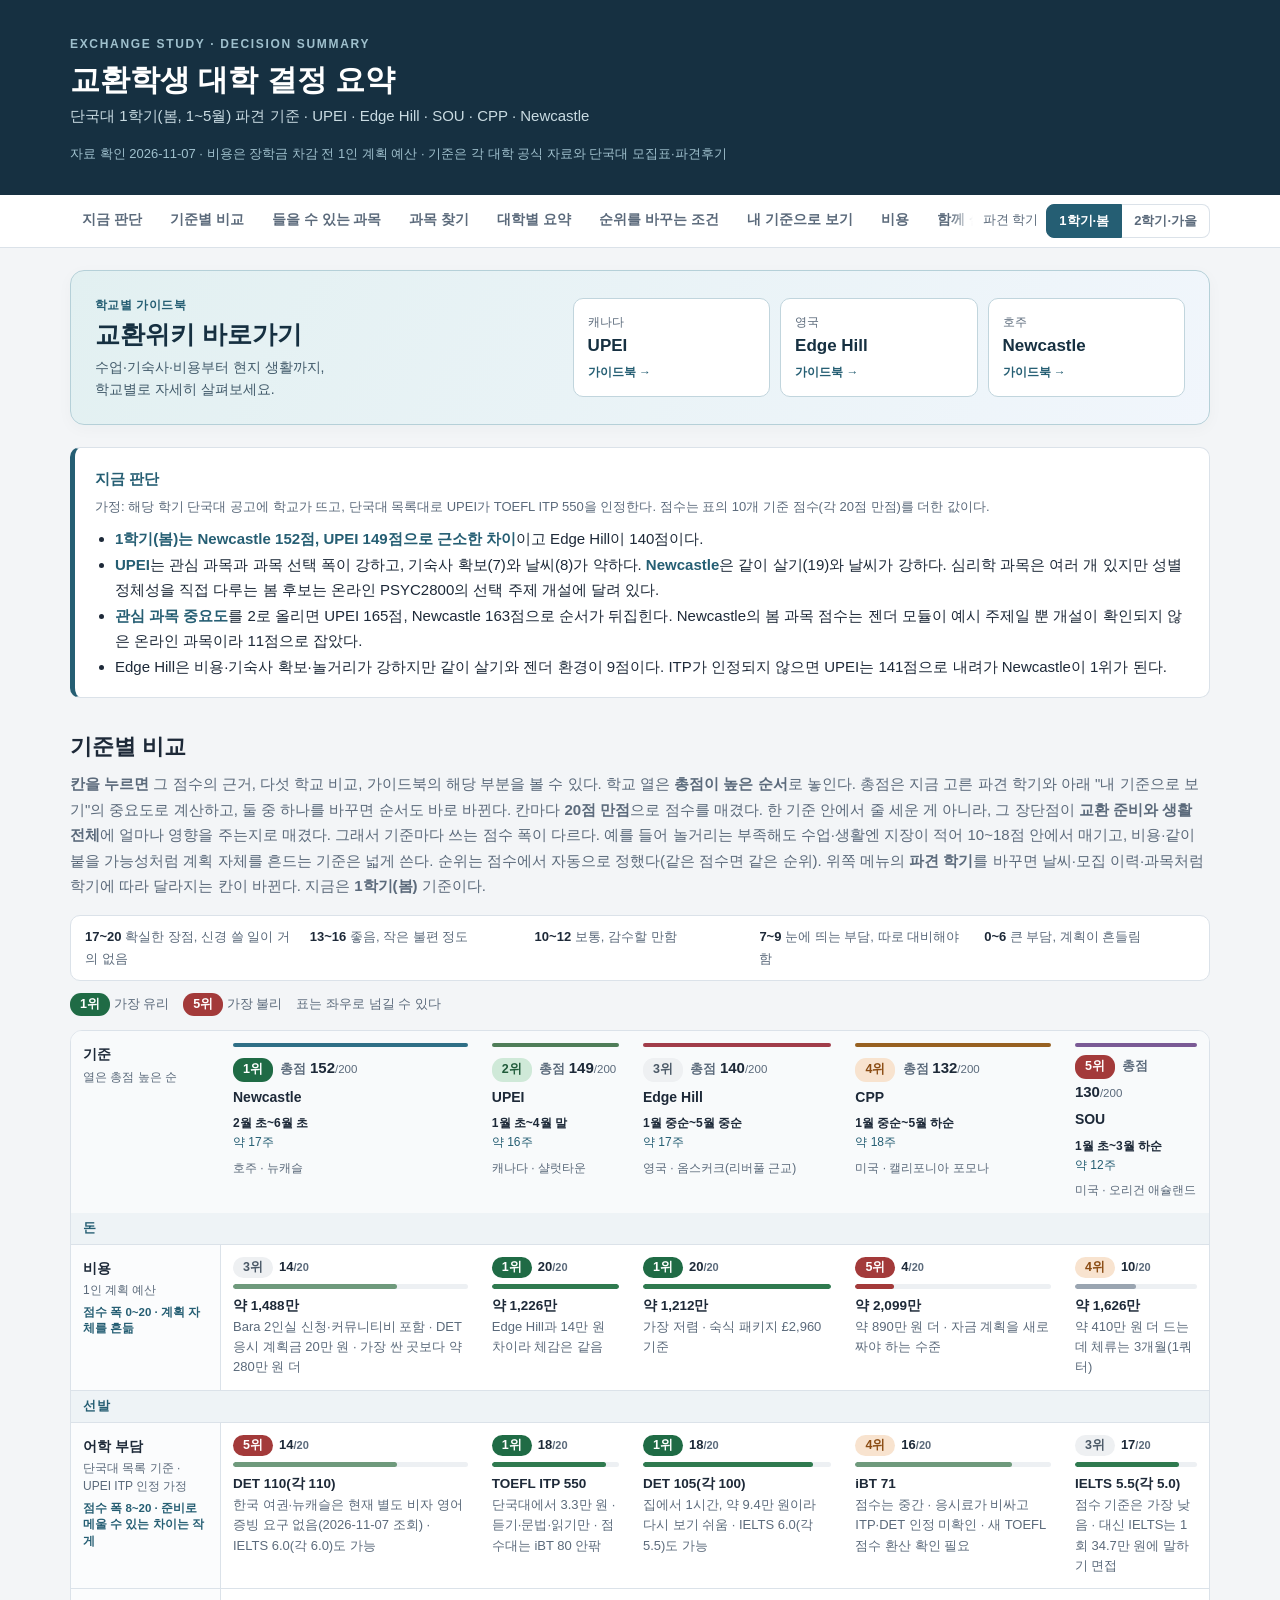
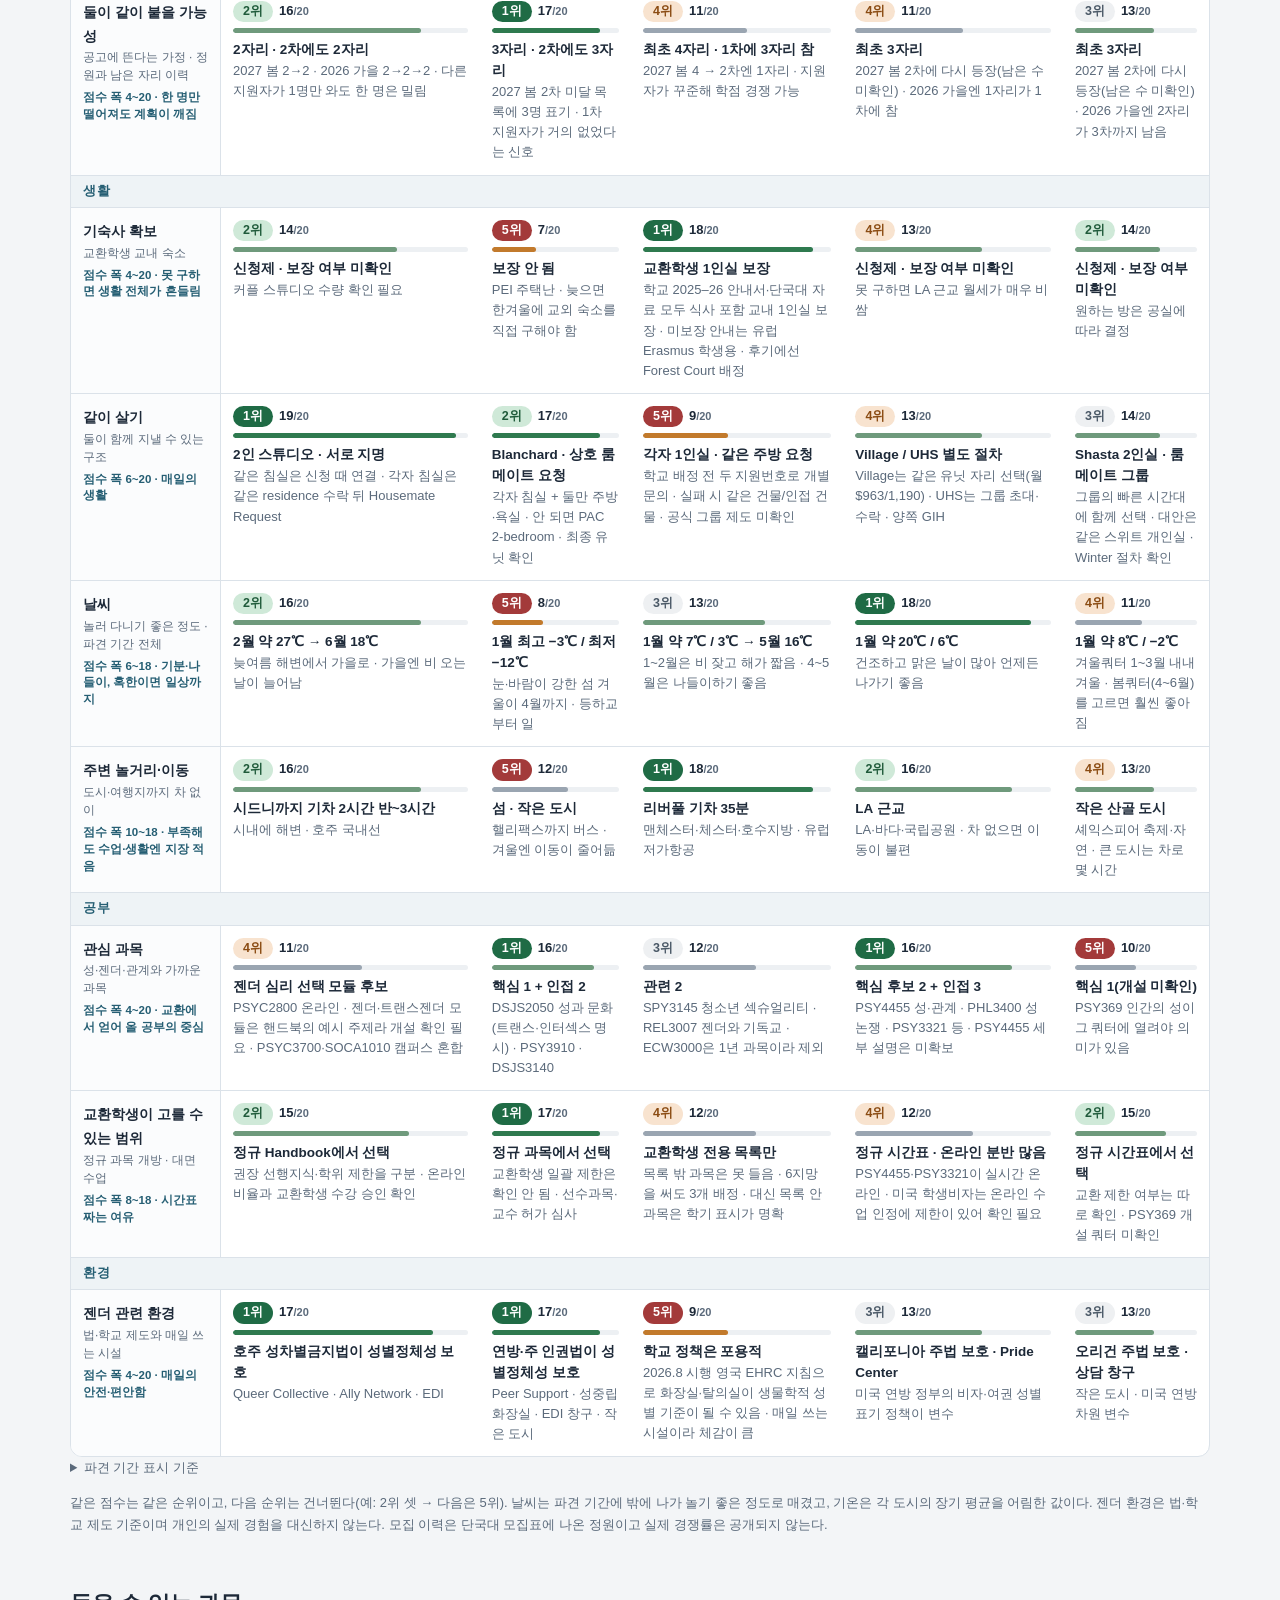
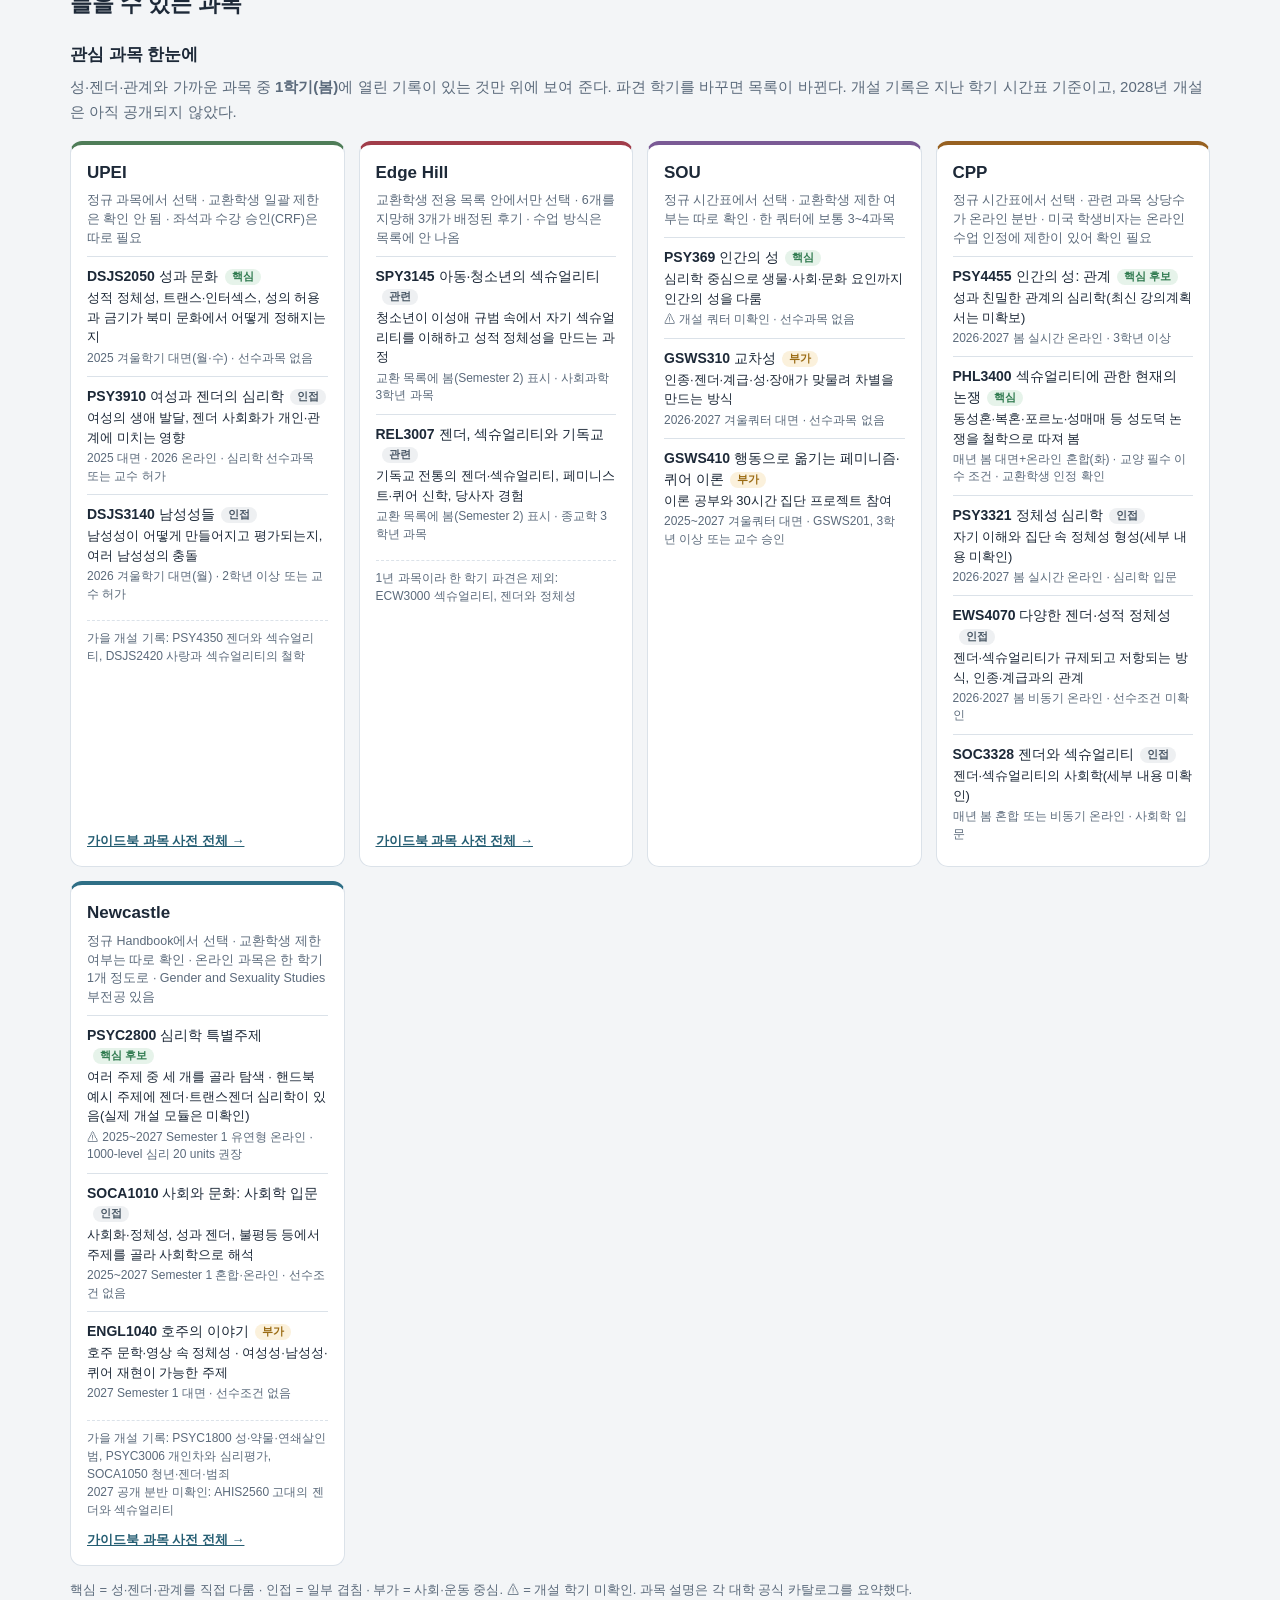
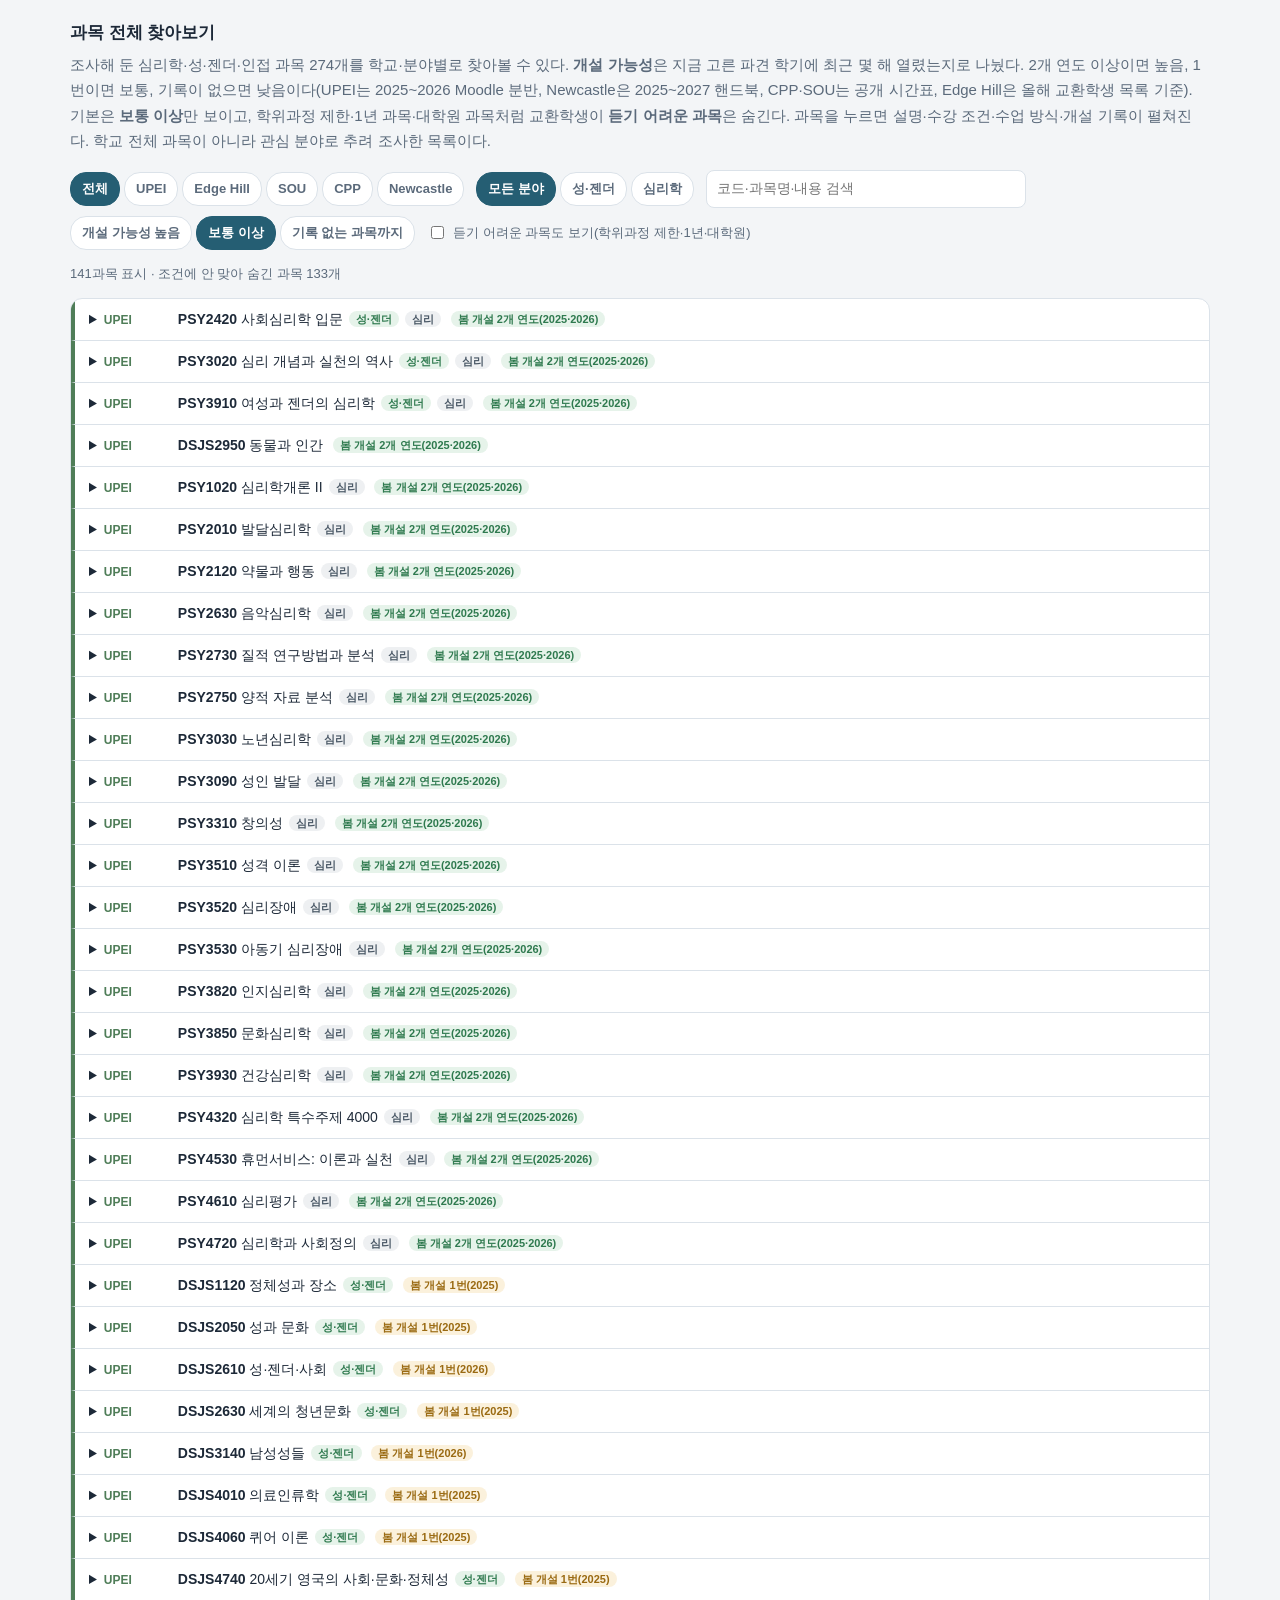
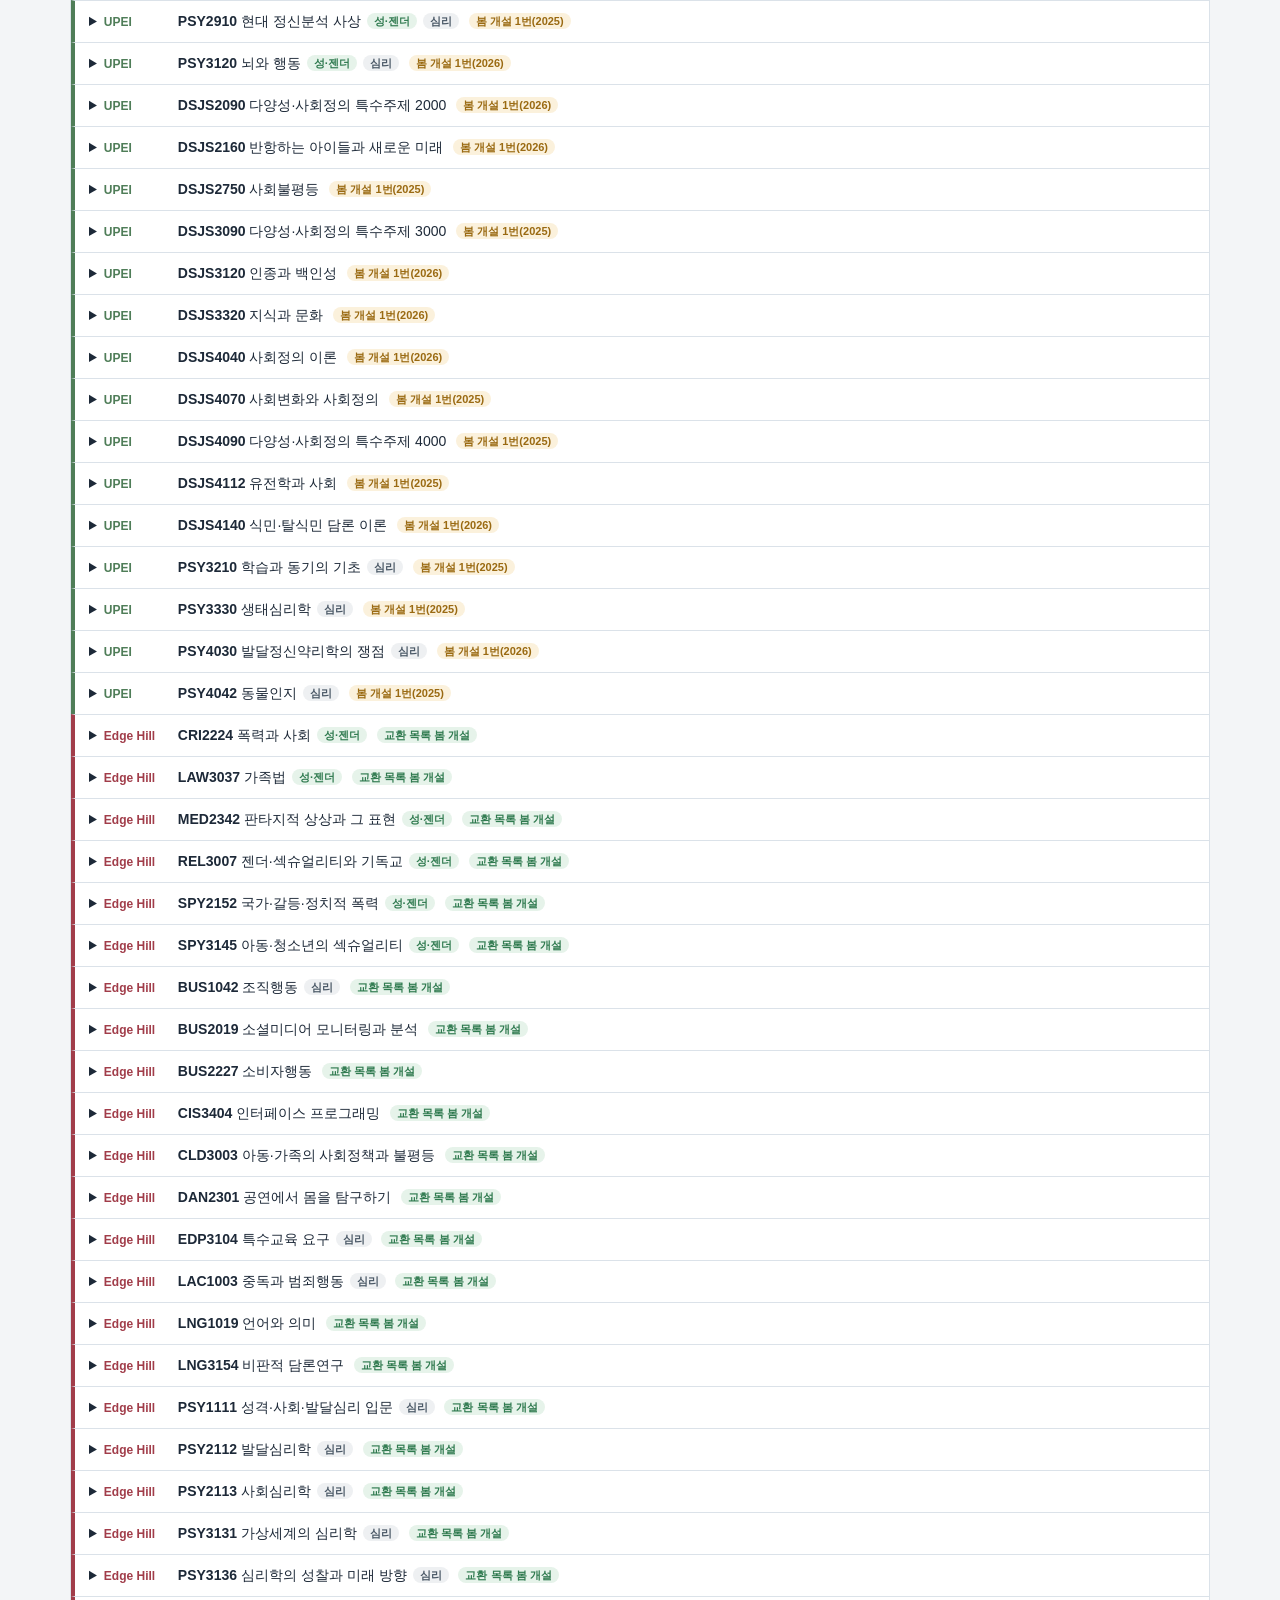
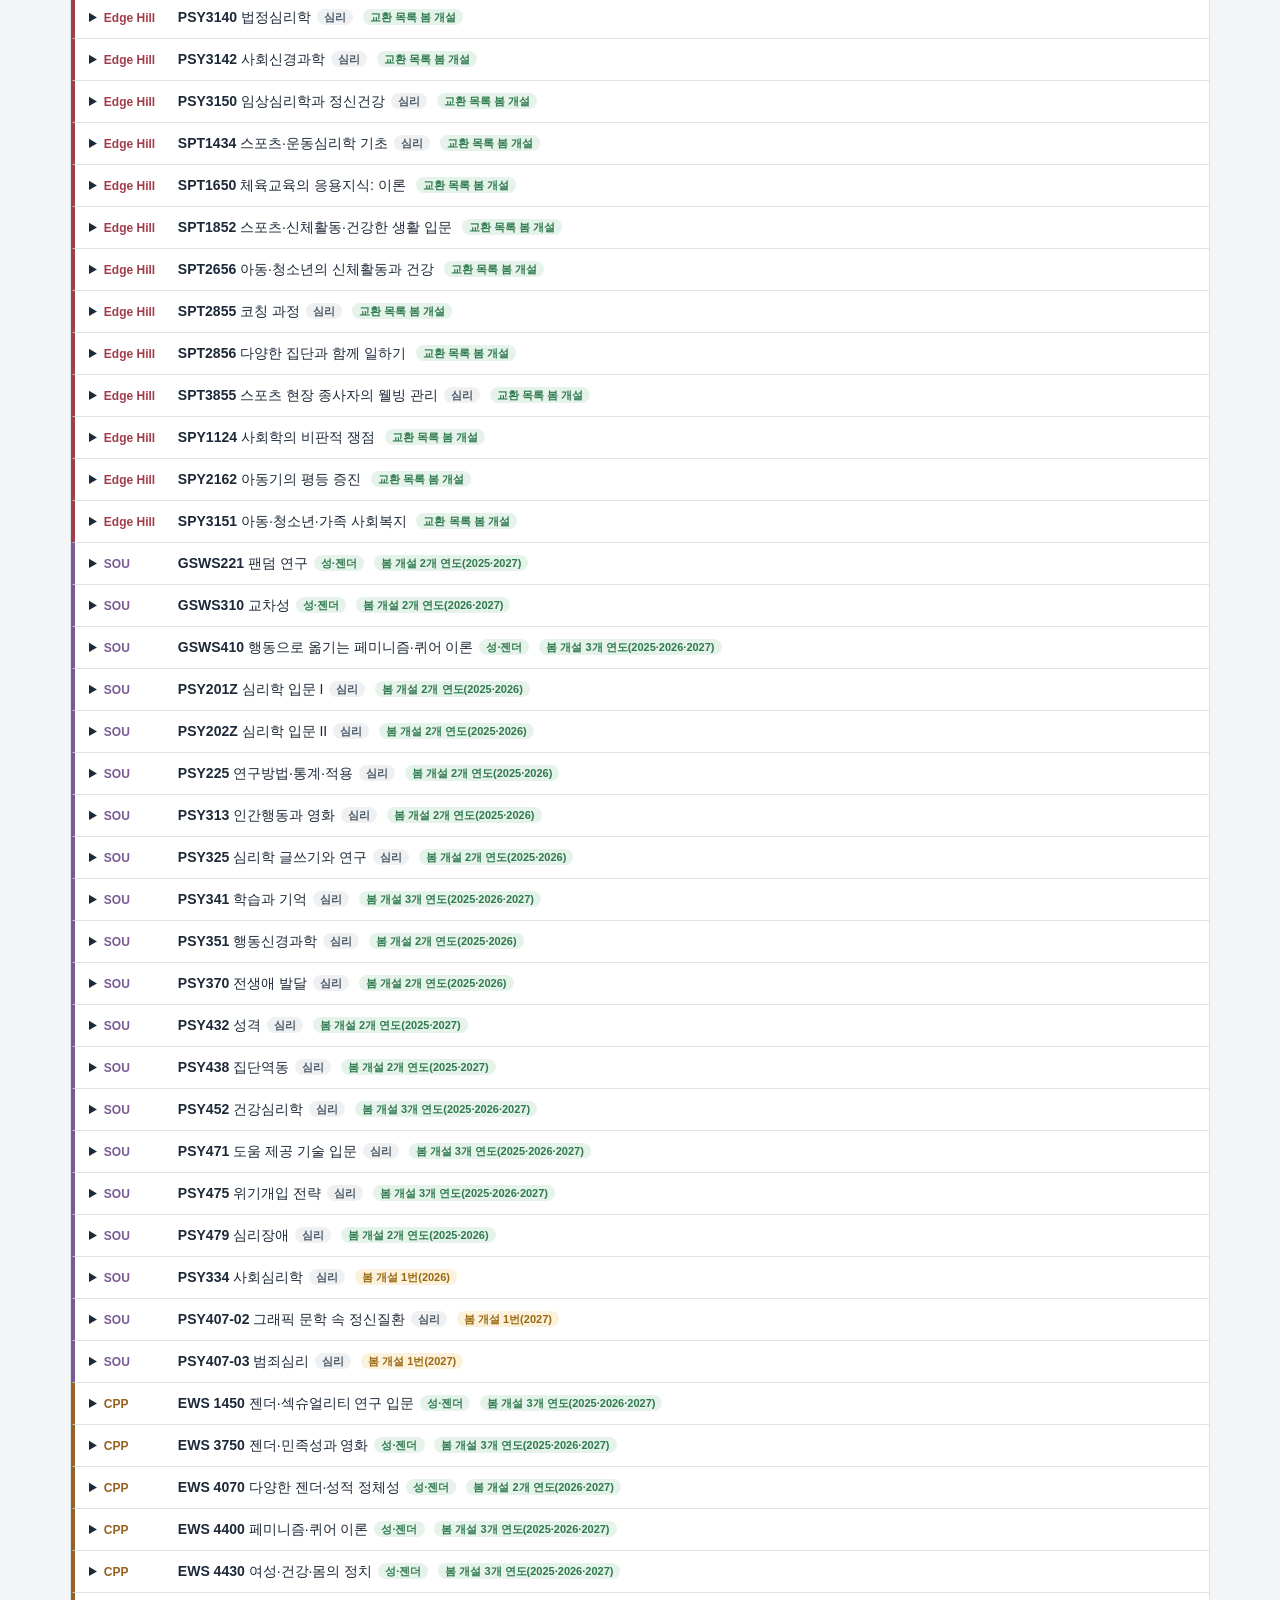
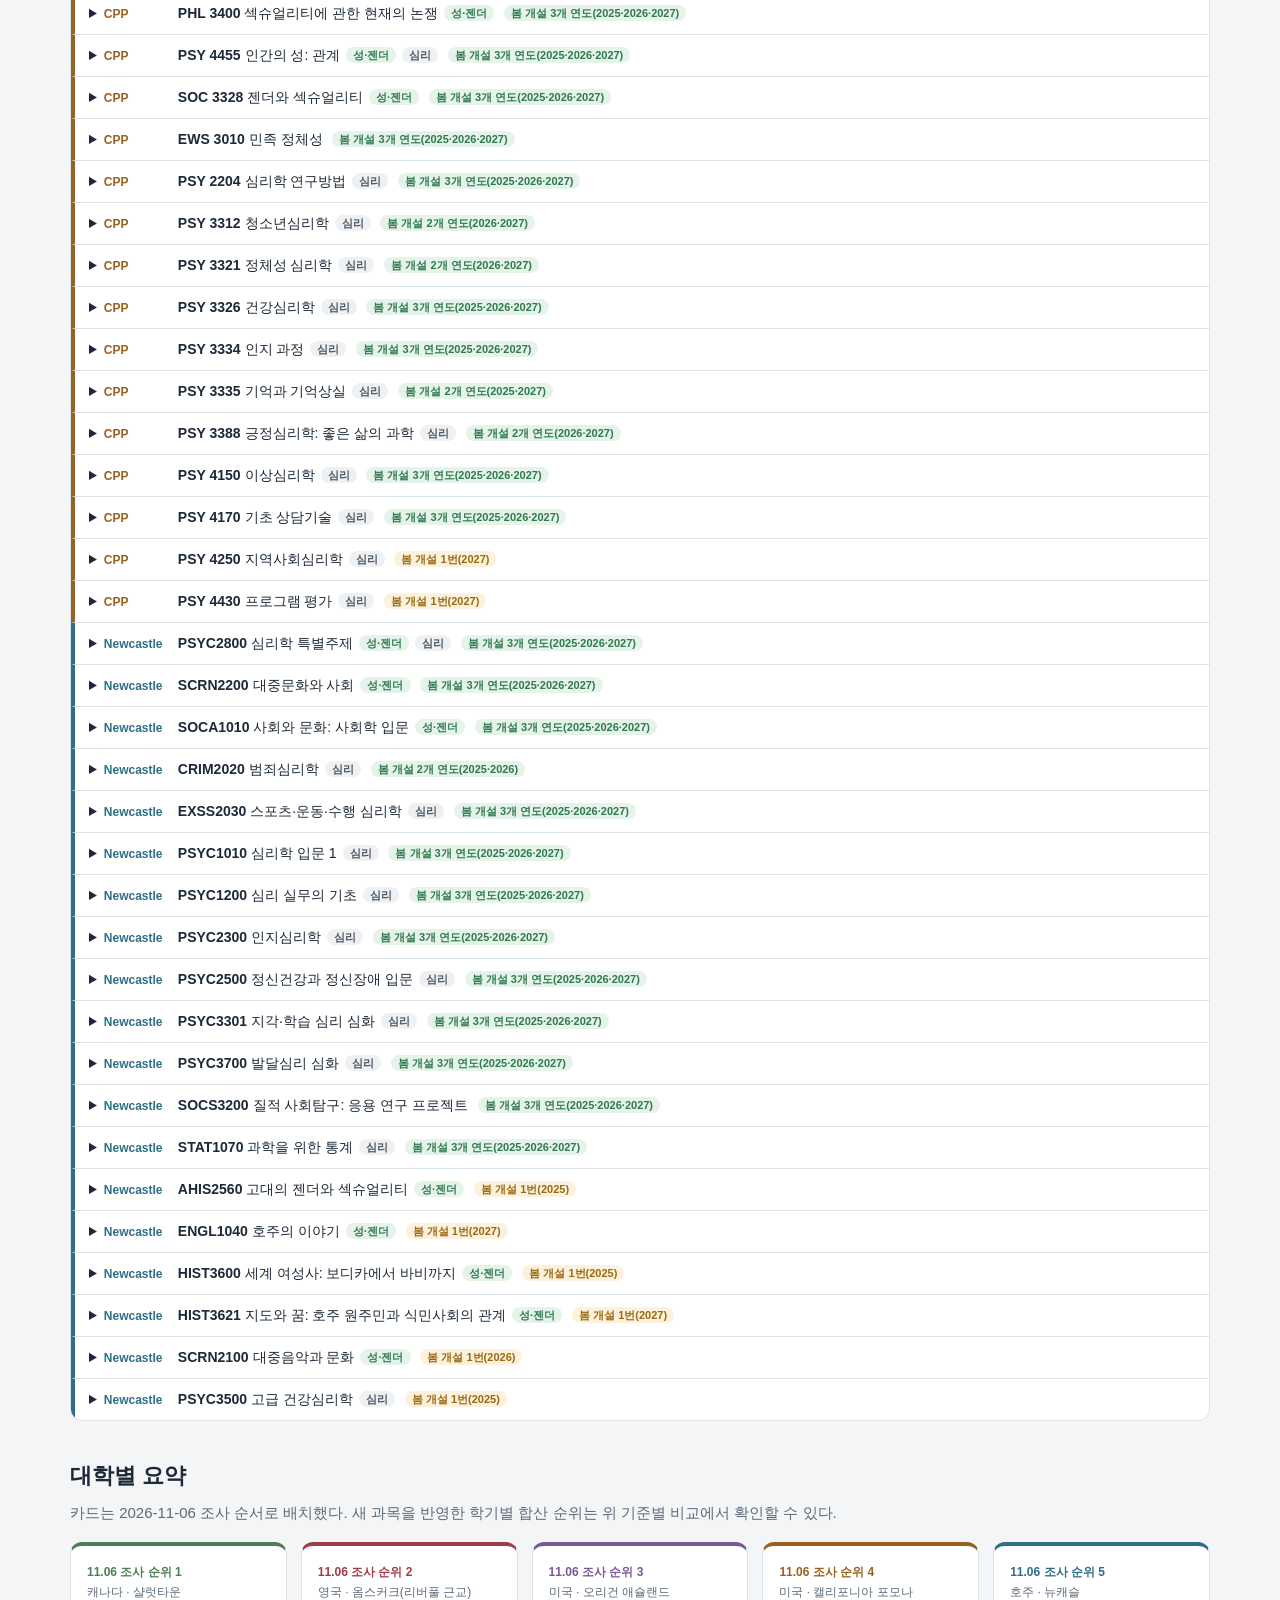
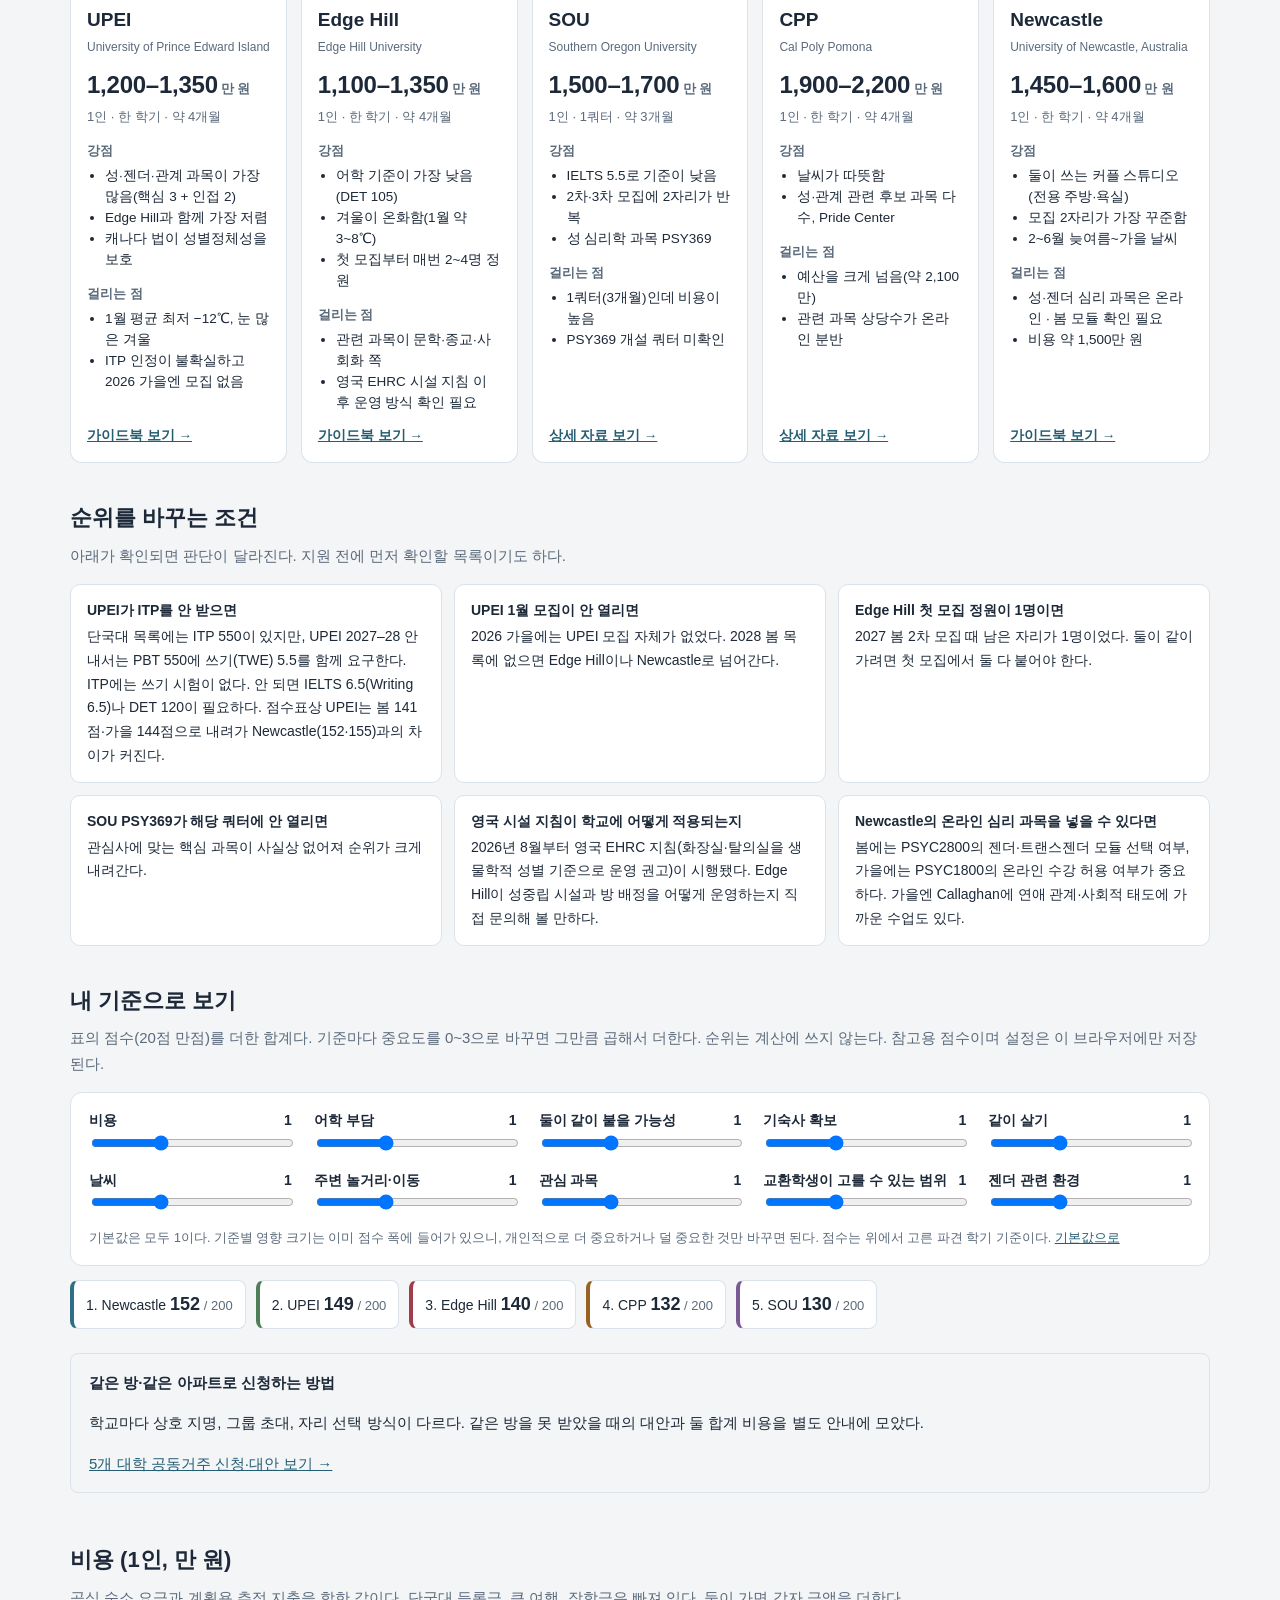
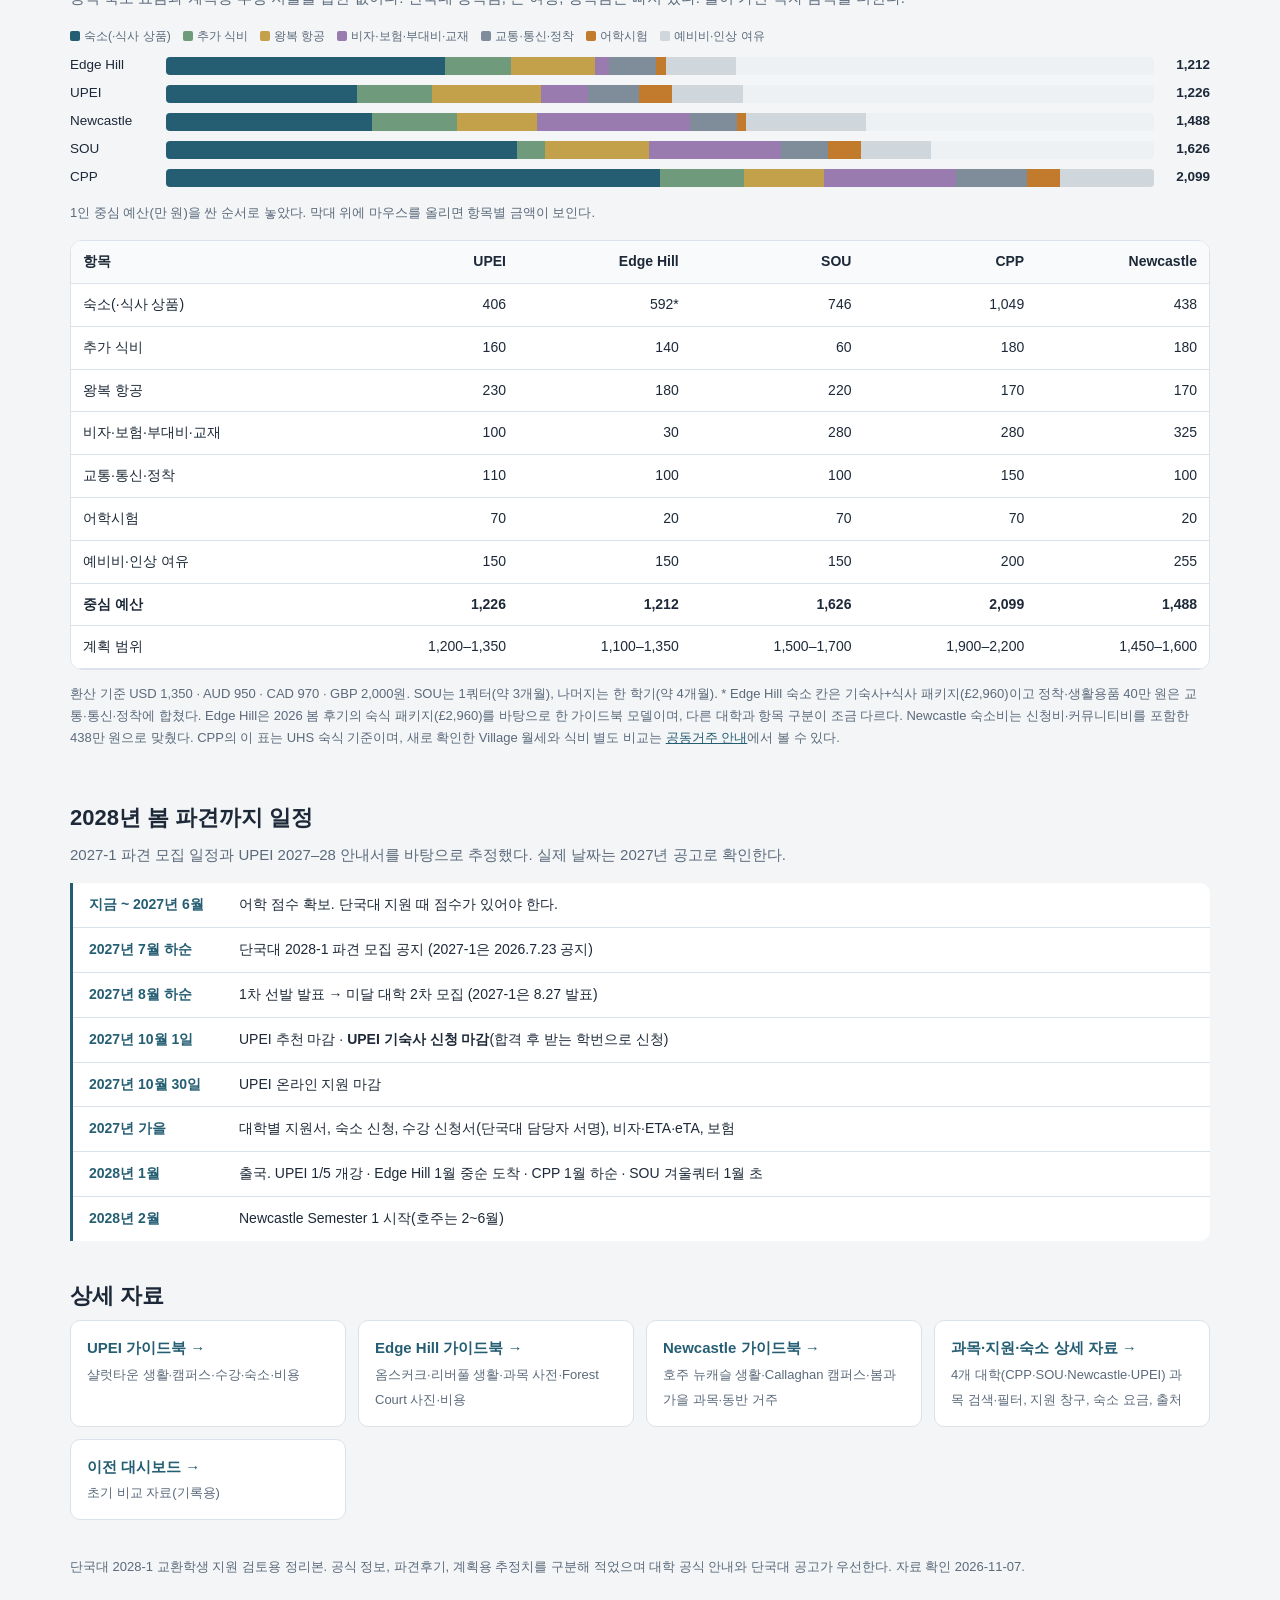
<file: index.html>
<!doctype html>
<html lang="ko" data-term="spring">
<!-- last_requested_by: 이유찬; last_modified_by: Codex; last_modified_at: 2026-11-07T14:38:57+09:00 -->

<head>
<meta charset="utf-8">
<meta name="viewport" content="width=device-width, initial-scale=1">
<meta name="robots" content="noindex">
<title>교환학생 대학 결정 요약</title>
<style>
:root{--ink:#1d2938;--muted:#5b6a7b;--line:#dbe2e9;--bg:#f3f5f7;--paper:#fff;--accent:#255e73;--soft:#eaf3f5;--head:#163041;
--ok:#2f7a4f;--ok-bg:#e6f3ea;--mid:#9a6a12;--mid-bg:#fbf1dc;--no:#a33a3a;--no-bg:#f8e7e7}
*{box-sizing:border-box}
body{margin:0;background:var(--bg);color:var(--ink);font:15px/1.7 'Pretendard','Malgun Gothic','Apple SD Gothic Neo','Segoe UI',sans-serif}
a{color:var(--accent)}
.wrap{max-width:1180px;margin:0 auto;padding:0 20px}
header.top{background:var(--head);color:#fff;padding:34px 0 30px}
header.top .eyebrow{font-size:12px;letter-spacing:.14em;color:#9fc0cd;font-weight:700}
header.top h1{margin:6px 0 4px;font-size:30px;line-height:1.3}
header.top p{margin:0;color:#c9dbe2}
header.top .meta{margin-top:14px;font-size:13px;color:#9fc0cd}
nav.tabs{background:#fff;border-bottom:1px solid var(--line);position:sticky;top:0;z-index:5}
nav.tabs .wrap{display:flex;align-items:center;gap:10px}
nav.tabs .navlinks{display:flex;gap:4px;overflow-x:auto;scrollbar-width:none;flex:1;min-width:0;-webkit-mask-image:linear-gradient(90deg,#000 calc(100% - 24px),transparent);mask-image:linear-gradient(90deg,#000 calc(100% - 24px),transparent)}
nav.tabs a{flex:none;padding:13px 12px;color:var(--muted);text-decoration:none;font-weight:600;font-size:14px;border-bottom:2px solid transparent}
nav.tabs a:hover{color:var(--ink);border-color:var(--accent)}
section{padding:30px 0 6px}
h2{font-size:22px;margin:0 0 6px}
.lead{color:var(--muted);margin:0 0 16px}
.wiki-banner{display:grid;grid-template-columns:1fr 1.35fr;align-items:center;gap:24px;margin-top:22px;padding:24px;border:1px solid #b5d0d8;border-radius:14px;background:linear-gradient(120deg,#e2f0f1,#f1f6fc);box-shadow:0 4px 16px #16304108}
.wiki-banner .wiki-label{display:block;margin-bottom:3px;color:var(--accent);font-size:12px;font-weight:700;letter-spacing:.04em}
.wiki-banner h2{margin:0 0 5px;color:var(--head);font-size:25px;line-height:1.3}
.wiki-banner p{margin:0;color:#425b6b;font-size:14px;line-height:1.6;word-break:keep-all}
.wiki-links{display:grid;grid-template-columns:repeat(3,minmax(0,1fr));gap:10px}
.wiki-links a{display:flex;flex-direction:column;justify-content:center;min-width:0;padding:13px 14px;border:1px solid #c1d5dd;border-radius:10px;background:#fff;color:var(--head);text-decoration:none}
.wiki-links a:hover{border-color:var(--accent);background:#f7fcfd;box-shadow:0 3px 10px #16304112}
.wiki-links a:focus-visible{outline:3px solid var(--accent);outline-offset:3px}
.wiki-links small{color:var(--muted);font-size:12px}.wiki-links strong{font-size:17px;line-height:1.5}.wiki-links .wiki-go{margin-top:4px;color:var(--accent);font-size:12px;font-weight:700}
@media(max-width:760px){.wiki-banner{grid-template-columns:1fr;gap:16px;padding:20px}.wiki-banner h2{font-size:22px}}
@media(max-width:420px){.wiki-banner{padding:16px}.wiki-links{gap:6px}.wiki-links a{padding:10px 8px}.wiki-links strong{font-size:13.5px}}
.termsw{flex:none;display:flex;align-items:center;gap:0;padding:7px 0}
.termsw span{font-size:12.5px;color:var(--muted);margin-right:8px;white-space:nowrap}
.termsw button{font:inherit;font-size:13px;font-weight:700;padding:5px 12px;border:1px solid var(--line);background:#fff;color:var(--muted);cursor:pointer;white-space:nowrap}
.termsw button:first-of-type{border-radius:8px 0 0 8px}.termsw button:last-of-type{border-radius:0 8px 8px 0;border-left:0}
.termsw button[aria-pressed="true"]{background:var(--accent);border-color:var(--accent);color:#fff}
@media(max-width:860px){.termsw span{display:none}.termsw button{padding:5px 9px;font-size:12.5px}}
html[data-term="spring"] .only-fall,html[data-term="fall"] .only-spring{display:none}
.verdict{background:#fff;border:1px solid var(--line);border-left:5px solid var(--accent);border-radius:10px;padding:18px 20px;margin-top:22px}
.verdict b{color:var(--accent)}
.verdict ul{margin:8px 0 0;padding-left:20px}
.legend{display:flex;flex-wrap:wrap;gap:14px;font-size:13px;color:var(--muted);margin:0 0 10px}
.sig{display:inline-flex;align-items:center;justify-content:center;min-width:26px;height:22px;padding:0 6px;border-radius:11px;font-weight:700;font-size:13px}
.s2{background:var(--ok-bg);color:var(--ok)} .s1{background:var(--mid-bg);color:var(--mid)} .s0{background:var(--no-bg);color:var(--no)}
.mx-wrap{overflow-x:auto;background:#fff;border:1px solid var(--line);border-radius:12px}
table.mx{border-collapse:separate;border-spacing:0;width:100%;min-width:980px}
.mx th,.mx td{padding:12px 12px;border-bottom:1px solid var(--line);vertical-align:top;text-align:left}
.mx thead th{background:#f8fafb;font-size:14px;position:sticky;top:0}
.mx thead th .bar{display:block;height:4px;border-radius:2px;margin-bottom:8px}
.mx thead th small{display:block;color:var(--muted);font-weight:400;font-size:12px}
.mx thead th small.dispatch-period{margin:5px 0 6px;color:var(--ink);font-weight:700;line-height:1.55}
.mx thead th .dispatch-months{font-weight:500;color:var(--accent)}
.mx tbody th{width:150px;background:#fbfcfd;font-size:14px;position:sticky;left:0;z-index:1;border-right:1px solid var(--line)}
.mx tbody th small{display:block;color:var(--muted);font-weight:400;font-size:12px;line-height:1.5}
.mx td{font-size:13.5px;line-height:1.55}
.mx td .sig{margin-bottom:4px}
.rk{display:inline-block;min-width:40px;text-align:center;padding:1px 8px;border-radius:11px;font-weight:800;font-size:12.5px;margin-bottom:4px}
.rk1{background:#1f6b45;color:#fff}.rk2{background:#cfe9d8;color:#1f5a3a}.rk3{background:#eef0f2;color:#4a5866}.rk4{background:#f8e3cf;color:#8a4b12}.rk5{background:#a33a3a;color:#fff}
.mx thead th .tot{display:block;font-size:12.5px;font-weight:600;color:var(--muted);margin-bottom:4px}.mx thead th .tot b{color:var(--ink);font-size:15px}.mx thead th .tot .rk{margin:0 4px 0 0}.mx thead th .tot small{display:inline;font-size:11.5px}
@media(max-width:700px){.mx tbody th small{display:none}.mx tbody th .rng{font-size:11px}.mx td[data-k] .small{display:none}.mx td[data-k]::after{opacity:1;position:static;display:block;margin-top:4px}table.mx{min-width:720px}}
.cbar{margin:6px 0 16px}.cbar-legend{display:flex;flex-wrap:wrap;gap:4px 12px;font-size:12px;color:var(--muted);margin-bottom:8px}.cbar-legend i{display:inline-block;width:10px;height:10px;border-radius:2px;margin-right:4px;vertical-align:-1px}.cbar-row{display:grid;grid-template-columns:88px 1fr 48px;gap:8px;align-items:center;margin:5px 0;font-size:13.5px}.cbar-track{display:flex;height:18px;border-radius:4px;overflow:hidden;background:#eef1f4}.cbar-track i{display:block;height:100%}.cbar-row b{text-align:right}
.mx td[data-k]{cursor:pointer;position:relative}.mx td[data-k]:hover{background:#f4f8fa}.mx td[data-k]:focus-visible{outline:2px solid var(--accent);outline-offset:-2px}
.mx td[data-k]::after{content:'자세히 ›';position:absolute;right:10px;bottom:8px;font-size:11px;color:var(--accent);opacity:0;transition:opacity .15s}.mx td[data-k]:hover::after{opacity:1}
#celldlg{width:min(680px,94vw);max-height:88vh;padding:0;border:0;border-radius:14px;box-shadow:0 20px 60px #0004}
#celldlg::backdrop{background:#0d1a2466}
#celldlg .cd-close{position:sticky;top:0;float:right;margin:10px;font:inherit;font-size:22px;line-height:1;border:0;background:#fff;color:var(--muted);cursor:pointer;padding:4px 10px;border-radius:8px}
#celldlg .cd-body{padding:18px 22px 22px;overflow:auto;max-height:88vh;box-sizing:border-box}
.cd-k{margin:0 0 6px;font-weight:800;color:var(--c);font-size:14px}.cd-k span{color:var(--muted);font-weight:600;margin-left:6px}
.cd-score{display:flex;align-items:baseline;gap:6px;flex-wrap:wrap}.cd-score b{font-size:28px}.cd-score .rng{flex-basis:100%;font-size:12.5px;color:var(--accent);font-weight:600}
#celldlg h3{margin:10px 0 2px;font-size:18px}#celldlg h4{margin:18px 0 6px;font-size:14px;color:var(--muted)}
.cd-cmp{list-style:none;padding:0;margin:0}.cd-cmp button{display:grid;grid-template-columns:82px 90px 28px 1fr;gap:8px;align-items:center;width:100%;text-align:left;font:inherit;font-size:13px;background:none;border:0;border-top:1px solid var(--line);padding:7px 4px;cursor:pointer}.cd-cmp li.me button{background:#eef4f7;font-weight:700}.cd-cmp .sbar{margin:0}.cd-cmp .hd{color:var(--muted);overflow:hidden;text-overflow:ellipsis;white-space:nowrap}
.cd-crs{padding-left:18px;margin:4px 0;font-size:13.5px;line-height:1.6}.cd-crs li{margin:4px 0}
.cd-links{display:flex;flex-wrap:wrap;gap:8px;margin:16px 0 4px}.cd-links .btn{display:inline-block;padding:7px 12px;border:1px solid var(--accent);border-radius:8px;font-size:13.5px;font-weight:700;text-decoration:none}
.cd-ex{border-top:1px solid var(--line);margin-top:14px;font-size:14px;line-height:1.75}.cd-ex table{font-size:12.5px;border-collapse:collapse;width:100%}.cd-ex td,.cd-ex th{border:1px solid var(--line);padding:4px 6px;vertical-align:top}
@media(max-width:600px){#celldlg{width:100vw;max-width:100vw;margin:auto 0 0;border-radius:14px 14px 0 0;max-height:90vh}.cd-cmp button{grid-template-columns:70px 60px 24px 1fr}}
.pt{display:inline-block;margin-left:6px;font-weight:800;font-size:13px;color:var(--ink)}
.sbar{height:5px;background:#edf0f3;border-radius:3px;margin:2px 0 7px;overflow:hidden}.sbar i{display:block;height:100%;border-radius:3px}
.sbar .b5{background:#2f7a4f}.sbar .b4{background:#6f9a7c}.sbar .b3{background:#9aa5b1}.sbar .b2{background:#c27a2c}.sbar .b1{background:#a33a3a}
.pt small{font-weight:600;color:var(--muted);font-size:11px}
.mx tbody th .rng{display:block;margin-top:5px;font-size:11.5px;font-weight:600;color:var(--accent);line-height:1.45}
.scale{display:grid;grid-template-columns:repeat(auto-fit,minmax(150px,1fr));gap:6px 14px;font-size:13px;color:var(--muted);margin:0 0 12px;padding:10px 14px;background:#fff;border:1px solid var(--line);border-radius:10px}.scale b{color:var(--ink)}
.mx tr.grp td{background:#eef3f6;color:var(--accent);font-weight:800;font-size:12.5px;letter-spacing:.06em;padding:6px 12px}
.mx tr:last-child th,.mx tr:last-child td{border-bottom:0}
.mx tfoot td,.mx tfoot th{background:#f8fafb;font-weight:700}
.cards{display:grid;grid-template-columns:repeat(auto-fit,minmax(210px,1fr));gap:14px}
.card{background:#fff;border:1px solid var(--line);border-top:4px solid var(--c);border-radius:12px;padding:16px 16px 14px;display:flex;flex-direction:column}
.card .loc{font-size:12px;color:var(--muted)}
.card h3{margin:2px 0 0;font-size:19px}
.card .full{font-size:12px;color:var(--muted);margin-bottom:8px}
.card .cost{font-size:24px;font-weight:800;letter-spacing:-.01em}
.card .cost small{font-size:13px;font-weight:600;color:var(--muted)}
.card h4{margin:12px 0 4px;font-size:13px;color:var(--muted)}
.card ul{margin:0;padding-left:18px;font-size:13.5px;line-height:1.55}
.card .go{margin-top:auto;padding-top:12px;font-size:13.5px;font-weight:700}
.card .rank{font-size:12px;font-weight:700;color:var(--c)}
.crsgrid{display:grid;grid-template-columns:repeat(auto-fit,minmax(260px,1fr));gap:14px}
.crs{background:#fff;border:1px solid var(--line);border-top:4px solid var(--c);border-radius:12px;padding:14px 16px;display:flex;flex-direction:column}
.crs h3{margin:0;font-size:17px}
.crs .acc{margin:4px 0 8px;font-size:12.5px;color:var(--muted);line-height:1.5}
.crs ul{list-style:none;margin:0;padding:0}
.crs li{padding:9px 0;border-top:1px solid var(--line)}
.crs .ch{font-size:14px;line-height:1.45}
.crs .cw{font-size:13px;line-height:1.5;margin-top:2px}
.crs .cm{font-size:12px;color:var(--muted);margin-top:3px;line-height:1.45}
.tg{display:inline-block;margin-left:6px;padding:0 7px;border-radius:9px;font-size:11px;font-weight:700;vertical-align:1px}
.tg-core{background:#e6f3ea;color:#2f7a4f}.tg-adj{background:#eef0f2;color:#4a5866}.tg-add{background:#fbf1dc;color:#9a6a12}
.crs .none{font-size:13.5px;padding:10px 12px;background:#f8e7e7;color:#a33a3a;border-radius:8px;margin:4px 0}
.crs .rest{margin-top:8px;padding-top:8px;border-top:1px dashed var(--line);font-size:12px;color:var(--muted);line-height:1.5}
.crs .go{margin-top:auto;padding-top:10px;font-size:13px;font-weight:700}
h3.sub{font-size:17px;margin:18px 0 4px}
.cfil{display:flex;flex-wrap:wrap;gap:8px 12px;align-items:center;margin:4px 0 6px}
.seg{display:flex;flex-wrap:wrap;gap:4px}
.seg button{font:inherit;font-size:13px;font-weight:600;padding:5px 11px;border:1px solid var(--line);border-radius:16px;background:#fff;color:var(--muted);cursor:pointer}
.seg button[aria-pressed="true"]{background:var(--accent);border-color:var(--accent);color:#fff}
#cq{font:inherit;font-size:14px;padding:6px 10px;border:1px solid var(--line);border-radius:8px;min-width:0;flex:1 1 200px;max-width:320px}
.chk{font-size:13px;color:var(--muted);display:flex;gap:6px;align-items:center}
#clist{background:#fff;border:1px solid var(--line);border-radius:12px;overflow:hidden}
.cr{border-top:1px solid var(--line);border-left:4px solid var(--c)}.cr:first-child{border-top:0}
.cr summary{padding:10px 14px;cursor:pointer;font-size:14px;line-height:1.5;list-style-position:inside}
.cr summary:hover{background:#f8fafb}
.cr .sn{display:inline-block;min-width:74px;font-size:12px;font-weight:700;color:var(--c)}
.cb{padding:0 16px 14px 32px;font-size:13.5px;line-height:1.6}
.cb p{margin:4px 0}.cb .en{color:var(--muted);font-size:12.5px}.cb .pl{color:#33475b}
.cb dl{display:grid;grid-template-columns:76px 1fr;gap:3px 10px;margin:8px 0;font-size:12.5px}.cb dt{color:var(--muted);font-weight:700}.cb dd{margin:0}
.cb a{font-size:12.5px;font-weight:700}
.tb{display:inline-block;margin-left:6px;padding:0 7px;border-radius:9px;font-size:11px;font-weight:700;vertical-align:1px}
.tb-ok{background:#e6f3ea;color:#2f7a4f}.tb-q{background:#fbf1dc;color:#9a6a12}.tb-off{background:#eef0f2;color:#5b6a7b}.tb-no{background:#f8e7e7;color:#a33a3a}
#clist .none{margin:0;padding:14px;font-size:13.5px;color:var(--muted)}
@media(max-width:600px){.cr .sn{min-width:0;margin-right:6px}.cb{padding-left:18px}.cb dl{grid-template-columns:1fr}}
.cond{display:grid;grid-template-columns:repeat(auto-fit,minmax(280px,1fr));gap:12px}
.cond div{background:#fff;border:1px solid var(--line);border-radius:10px;padding:14px 16px;font-size:14px}
.cond b{display:block;margin-bottom:2px}
.weights{background:#fff;border:1px solid var(--line);border-radius:12px;padding:16px 18px;display:grid;grid-template-columns:repeat(auto-fit,minmax(200px,1fr));gap:10px 22px;margin-bottom:14px}
.weights label{display:flex;justify-content:space-between;font-size:14px;font-weight:600}
.weights input{width:100%}
.weights .note{grid-column:1/-1;font-size:12.5px;color:var(--muted)}
.scores{display:flex;flex-wrap:wrap;gap:10px}
.scores div{background:#fff;border:1px solid var(--line);border-left:4px solid var(--c);border-radius:8px;padding:8px 12px;font-size:14px}
.scores b{font-size:18px}
table.cost{border-collapse:collapse;width:100%;min-width:640px;background:#fff}
.cost th,.cost td{border-bottom:1px solid var(--line);padding:9px 12px;text-align:right;font-size:14px}
.cost th:first-child,.cost td:first-child{text-align:left}
.cost thead th{background:#f8fafb}
.cost tr.tot td{font-weight:800}
.tl{list-style:none;margin:0;padding:0;border-left:3px solid var(--accent);background:#fff;border-radius:0 10px 10px 0}
.tl li{padding:10px 16px;border-bottom:1px solid var(--line);font-size:14px}
.tl li:last-child{border-bottom:0}
.tl time{display:inline-block;min-width:150px;font-weight:700;color:var(--accent)}
.links{display:grid;grid-template-columns:repeat(auto-fit,minmax(240px,1fr));gap:12px}
.links a{display:block;background:#fff;border:1px solid var(--line);border-radius:10px;padding:14px 16px;text-decoration:none;color:var(--ink)}
.links a b{color:var(--accent)}
.small{font-size:13px;color:var(--muted)}
footer{padding:30px 0 40px;font-size:13px;color:var(--muted)}
@media (max-width:640px){header.top h1{font-size:24px}.tl time{display:block}.mx tbody th{width:92px;padding:10px 8px}table.mx{min-width:860px}.mx td{padding:10px 9px}}
</style>
</head>
<body>
<header class="top"><div class="wrap">
  <div class="eyebrow">EXCHANGE STUDY · DECISION SUMMARY</div>
  <h1>교환학생 대학 결정 요약</h1>
  <p><span class="only-spring">단국대 1학기(봄, 1~5월) 파견 기준</span><span class="only-fall">단국대 2학기(가을, 8~12월) 파견 기준</span> · UPEI · Edge Hill · SOU · CPP · Newcastle</p>
  <div class="meta">자료 확인 2026-11-07 · 비용은 장학금 차감 전 1인 계획 예산 · 기준은 각 대학 공식 자료와 단국대 모집표·파견후기</div>
</div></header>
<nav class="tabs"><div class="wrap">
  <div class="navlinks"><a href="#verdict">지금 판단</a><a href="#matrix">기준별 비교</a><a href="#courses">들을 수 있는 과목</a><a href="#browse">과목 찾기</a><a href="#cards">대학별 요약</a><a href="#conditions">순위를 바꾸는 조건</a><a href="#weights">내 기준으로 보기</a><a href="#budget">비용</a><a href="housing.html">함께 살기</a><a href="#timeline">일정</a><a href="#more">상세 자료</a></div>
  <div class="termsw" role="group" aria-label="파견 학기"><span>파견 학기</span><button type="button" data-t="spring" aria-pressed="true">1학기·봄</button><button type="button" data-t="fall" aria-pressed="false">2학기·가을</button></div>
</div></nav>

<main class="wrap">
<aside class="wiki-banner" aria-labelledby="wiki-title">
  <div>
    <span class="wiki-label">학교별 가이드북</span>
    <h2 id="wiki-title">교환위키 바로가기</h2>
    <p>수업·기숙사·비용부터 현지 생활까지,<br>학교별로 자세히 살펴보세요.</p>
  </div>
  <div class="wiki-links">
    <a href="upei.html"><small>캐나다</small><strong>UPEI</strong><span class="wiki-go">가이드북 →</span></a>
    <a href="edgehill.html"><small>영국</small><strong>Edge Hill</strong><span class="wiki-go">가이드북 →</span></a>
    <a href="newcastle.html"><small>호주</small><strong>Newcastle</strong><span class="wiki-go">가이드북 →</span></a>
  </div>
</aside>
<div class="verdict" id="verdict">
  <b>지금 판단</b>
  <p class="small" style="margin:4px 0 0">가정: 해당 학기 단국대 공고에 학교가 뜨고, 단국대 목록대로 UPEI가 TOEFL ITP 550을 인정한다. 점수는 표의 10개 기준 점수(각 20점 만점)를 더한 값이다.</p>
  <ul class="only-spring">
    <li><b>1학기(봄)는 Newcastle 152점, UPEI 149점으로 근소한 차이</b>이고 Edge Hill이 140점이다.</li>
    <li><b>UPEI</b>는 관심 과목과 과목 선택 폭이 강하고, 기숙사 확보(7)와 날씨(8)가 약하다. <b>Newcastle</b>은 같이 살기(19)와 날씨가 강하다. 심리학 과목은 여러 개 있지만 성별정체성을 직접 다루는 봄 후보는 온라인 PSYC2800의 선택 주제 개설에 달려 있다.</li>
    <li><b>관심 과목 중요도</b>를 2로 올리면 UPEI 165점, Newcastle 163점으로 순서가 뒤집힌다. Newcastle의 봄 과목 점수는 젠더 모듈이 예시 주제일 뿐 개설이 확인되지 않은 온라인 과목이라 11점으로 잡았다.</li>
    <li>Edge Hill은 비용·기숙사 확보·놀거리가 강하지만 같이 살기와 젠더 환경이 9점이다. ITP가 인정되지 않으면 UPEI는 141점으로 내려가 Newcastle이 1위가 된다.</li>
  </ul>
  <ul class="only-fall">
    <li><b>2학기(가을)는 Newcastle 155점, UPEI 152점</b>, SOU 135점, Edge Hill 133점 순이다.</li>
    <li>UPEI는 가을 관심 과목이 19점으로 가장 강하다(PSY4350 젠더와 섹슈얼리티, 사랑과 섹슈얼리티의 철학). 다만 가을 모집 기록이 2025년 신규 2자리 한 번뿐이라 같이 붙을 가능성은 12점이다.</li>
    <li>Newcastle은 가을 모집에서 2자리가 3차까지 남은 기록이 있다. 관심 과목은 14점이다. 온라인 PSYC1800의 성·섹슈얼리티 모듈과 Callaghan의 PSYC3006 연애 관계·심리평가, PSYC2900 사회심리를 함께 볼 수 있다.</li>
    <li>ITP가 인정되지 않으면 UPEI는 144점으로 내려가 Newcastle(155)과 11점 차이가 난다.</li>
  </ul>
</div>

<section id="matrix">
  <h2>기준별 비교</h2>
  <p class="lead"><b>칸을 누르면</b> 그 점수의 근거, 다섯 학교 비교, 가이드북의 해당 부분을 볼 수 있다. 학교 열은 <b>총점이 높은 순서</b>로 놓인다. 총점은 지금 고른 파견 학기와 아래 "내 기준으로 보기"의 중요도로 계산하고, 둘 중 하나를 바꾸면 순서도 바로 바뀐다. 칸마다 <b>20점 만점</b>으로 점수를 매겼다. 한 기준 안에서 줄 세운 게 아니라, 그 장단점이 <b>교환 준비와 생활 전체</b>에 얼마나 영향을 주는지로 매겼다. 그래서 기준마다 쓰는 점수 폭이 다르다. 예를 들어 놀거리는 부족해도 수업·생활엔 지장이 적어 10~18점 안에서 매기고, 비용·같이 붙을 가능성처럼 계획 자체를 흔드는 기준은 넓게 쓴다. 순위는 점수에서 자동으로 정했다(같은 점수면 같은 순위). 위쪽 메뉴의 <b>파견 학기</b>를 바꾸면 날씨·모집 이력·과목처럼 학기에 따라 달라지는 칸이 바뀐다. 지금은 <b class="only-spring">1학기(봄)</b><b class="only-fall">2학기(가을)</b> 기준이다.</p>
  <div class="scale"><span><b>17~20</b> 확실한 장점, 신경 쓸 일이 거의 없음</span><span><b>13~16</b> 좋음, 작은 불편 정도</span><span><b>10~12</b> 보통, 감수할 만함</span><span><b>7~9</b> 눈에 띄는 부담, 따로 대비해야 함</span><span><b>0~6</b> 큰 부담, 계획이 흔들림</span></div>
  <div class="legend"><span><span class="rk rk1">1위</span> 가장 유리</span><span><span class="rk rk5">5위</span> 가장 불리</span><span>표는 좌우로 넘길 수 있다</span></div>
  <div class="mx-wrap"><table class="mx" id="mx"></table></div>
<details class="small"><summary>파견 기간 표시 기준</summary><p>기존 입퇴실·출국 사례와 학사일정을 바탕으로 추정한 체류 기간이다. UPEI·Edge Hill은 기존 파견·기숙사 안내, 뉴캐슬은 2027년 기숙사 기간을 참고했다. CPP·SOU는 수업·시험 일정에 입국·정착 여유 약 1주를 더하고 주 단위로 반올림했다. 별도 여행은 포함하지 않았다.</p><p><a href="https://calendar.upei.ca/current/chapter/4-the-university-of-prince-edward-island-dates/" target="_blank" rel="noopener">UPEI 학사일정</a> · <a href="edgehill.html#s-2">Edge Hill 일정·파견 안내</a> · <a href="https://sou.edu/student-services/wp-content/uploads/sites/30/2026/06/2026-2027-SOU-Academic-Calendar.pdf" target="_blank" rel="noopener">SOU 학사일정</a> · <a href="https://www.cpp.edu/academic-programs/academic-calendar/documents/2026-27-academic-calendar.pdf" target="_blank" rel="noopener">CPP 학사일정</a> · <a href="newcastle.html#s-5">Newcastle 학사일정</a></p></details>
  <p class="small">같은 점수는 같은 순위이고, 다음 순위는 건너뛴다(예: 2위 셋 → 다음은 5위). 날씨는 파견 기간에 밖에 나가 놀기 좋은 정도로 매겼고, 기온은 각 도시의 장기 평균을 어림한 값이다. 젠더 환경은 법·학교 제도 기준이며 개인의 실제 경험을 대신하지 않는다. 모집 이력은 단국대 모집표에 나온 정원이고 실제 경쟁률은 공개되지 않는다.</p>
</section>

<section id="courses">
  <h2>들을 수 있는 과목</h2>
  <h3 class="sub">관심 과목 한눈에</h3>
  <p class="lead">성·젠더·관계와 가까운 과목 중 <b class="only-spring">1학기(봄)</b><b class="only-fall">2학기(가을)</b>에 열린 기록이 있는 것만 위에 보여 준다. 파견 학기를 바꾸면 목록이 바뀐다. 개설 기록은 지난 학기 시간표 기준이고, 2028년 개설은 아직 공개되지 않았다.</p>
  <div class="crsgrid" id="crsgrid"></div>
  <p class="small">핵심 = 성·젠더·관계를 직접 다룸 · 인접 = 일부 겹침 · 부가 = 사회·운동 중심. ⚠ = 개설 학기 미확인. 과목 설명은 각 대학 공식 카탈로그를 요약했다.</p>
  <h3 class="sub" id="browse">과목 전체 찾아보기</h3>
  <p class="lead">조사해 둔 심리학·성·젠더·인접 과목 <span id="browse-total"></span>개를 학교·분야별로 찾아볼 수 있다. <b>개설 가능성</b>은 지금 고른 파견 학기에 최근 몇 해 열렸는지로 나눴다. 2개 연도 이상이면 높음, 1번이면 보통, 기록이 없으면 낮음이다(UPEI는 2025~2026 Moodle 분반, Newcastle은 2025~2027 핸드북, CPP·SOU는 공개 시간표, Edge Hill은 올해 교환학생 목록 기준). 기본은 <b>보통 이상</b>만 보이고, 학위과정 제한·1년 과목·대학원 과목처럼 교환학생이 <b>듣기 어려운 과목</b>은 숨긴다. 과목을 누르면 설명·수강 조건·수업 방식·개설 기록이 펼쳐진다. 학교 전체 과목이 아니라 관심 분야로 추려 조사한 목록이다.</p>
  <div class="cfil"><div class="seg" id="cschool" role="group" aria-label="학교"></div><div class="seg" id="ccat" role="group" aria-label="분야"><button type="button" data-v="all" aria-pressed="true">모든 분야</button><button type="button" data-v="g" aria-pressed="false">성·젠더</button><button type="button" data-v="p" aria-pressed="false">심리학</button></div><input id="cq" type="search" placeholder="코드·과목명·내용 검색" aria-label="과목 검색"><div class="seg" id="clv" role="group" aria-label="개설 가능성"><button type="button" data-v="hi" aria-pressed="false">개설 가능성 높음</button><button type="button" data-v="mid" aria-pressed="true">보통 이상</button><button type="button" data-v="all" aria-pressed="false">기록 없는 과목까지</button></div><label class="chk"><input id="cblk" type="checkbox"> 듣기 어려운 과목도 보기(학위과정 제한·1년·대학원)</label></div>
  <p class="small" id="ccount" aria-live="polite"></p>
  <div id="clist"></div>
</section>

<section id="cards">
  <h2>대학별 요약</h2>
  <p class="lead">카드는 2026-11-06 조사 순서로 배치했다. 새 과목을 반영한 학기별 합산 순위는 위 기준별 비교에서 확인할 수 있다.</p>
  <div class="cards" id="cardgrid"></div>
</section>

<section id="conditions">
  <h2>순위를 바꾸는 조건</h2>
  <p class="lead">아래가 확인되면 판단이 달라진다. 지원 전에 먼저 확인할 목록이기도 하다.</p>
  <div class="cond">
    <div><b>UPEI가 ITP를 안 받으면</b>단국대 목록에는 ITP 550이 있지만, UPEI 2027–28 안내서는 PBT 550에 쓰기(TWE) 5.5를 함께 요구한다. ITP에는 쓰기 시험이 없다. 안 되면 IELTS 6.5(Writing 6.5)나 DET 120이 필요하다. 점수표상 UPEI는 봄 141점·가을 144점으로 내려가 Newcastle(152·155)과의 차이가 커진다.</div>
    <div><b>UPEI 1월 모집이 안 열리면</b>2026 가을에는 UPEI 모집 자체가 없었다. 2028 봄 목록에 없으면 Edge Hill이나 Newcastle로 넘어간다.</div>
    <div><b>Edge Hill 첫 모집 정원이 1명이면</b>2027 봄 2차 모집 때 남은 자리가 1명이었다. 둘이 같이 가려면 첫 모집에서 둘 다 붙어야 한다.</div>
    <div><b>SOU PSY369가 해당 쿼터에 안 열리면</b>관심사에 맞는 핵심 과목이 사실상 없어져 순위가 크게 내려간다.</div>
    <div><b>영국 시설 지침이 학교에 어떻게 적용되는지</b>2026년 8월부터 영국 EHRC 지침(화장실·탈의실을 생물학적 성별 기준으로 운영 권고)이 시행됐다. Edge Hill이 성중립 시설과 방 배정을 어떻게 운영하는지 직접 문의해 볼 만하다.</div>
    <div><b>Newcastle의 온라인 심리 과목을 넣을 수 있다면</b>봄에는 PSYC2800의 젠더·트랜스젠더 모듈 선택 여부, 가을에는 PSYC1800의 온라인 수강 허용 여부가 중요하다. 가을엔 Callaghan에 연애 관계·사회적 태도에 가까운 수업도 있다.</div>
  </div>
</section>

<section id="weights">
  <h2>내 기준으로 보기</h2>
  <p class="lead">표의 점수(20점 만점)를 더한 합계다. 기준마다 중요도를 0~3으로 바꾸면 그만큼 곱해서 더한다. 순위는 계산에 쓰지 않는다. 참고용 점수이며 설정은 이 브라우저에만 저장된다.</p>
  <div class="weights" id="wform"></div>
  <div class="scores" id="scores"></div>
</section>

<aside class="housing-guide-link" style="padding:16px 18px;border:1px solid var(--line,#ddd);border-radius:8px;margin:18px 0"><b>같은 방·같은 아파트로 신청하는 방법</b><p>학교마다 상호 지명, 그룹 초대, 자리 선택 방식이 다르다. 같은 방을 못 받았을 때의 대안과 둘 합계 비용을 별도 안내에 모았다.</p><a href="housing.html">5개 대학 공동거주 신청·대안 보기 →</a></aside>
<section id="budget">
  <h2>비용 (1인, 만 원)</h2>
  <p class="lead">공식 숙소 요금과 계획용 추정 지출을 합한 값이다. 단국대 등록금, 큰 여행, 장학금은 빠져 있다. 둘이 가면 각자 금액을 더한다.</p>
  <div class="mx-wrap"><table class="cost" id="costtbl"></table></div>
  <p class="small">환산 기준 USD 1,350 · AUD 950 · CAD 970 · GBP 2,000원. SOU는 1쿼터(약 3개월), 나머지는 한 학기(약 4개월). * Edge Hill 숙소 칸은 기숙사+식사 패키지(£2,960)이고 정착·생활용품 40만 원은 교통·통신·정착에 합쳤다. Edge Hill은 2026 봄 후기의 숙식 패키지(£2,960)를 바탕으로 한 가이드북 모델이며, 다른 대학과 항목 구분이 조금 다르다. Newcastle 숙소비는 신청비·커뮤니티비를 포함한 438만 원으로 맞췄다. CPP의 이 표는 UHS 숙식 기준이며, 새로 확인한 Village 월세와 식비 별도 비교는 <a href="housing.html#cpp">공동거주 안내</a>에서 볼 수 있다.</p>
</section>

<section id="timeline">
  <h2>2028년 봄 파견까지 일정</h2>
  <p class="lead">2027-1 파견 모집 일정과 UPEI 2027–28 안내서를 바탕으로 추정했다. 실제 날짜는 2027년 공고로 확인한다.</p>
  <ol class="tl">
    <li><time>지금 ~ 2027년 6월</time>어학 점수 확보. 단국대 지원 때 점수가 있어야 한다.</li>
    <li><time>2027년 7월 하순</time>단국대 2028-1 파견 모집 공지 (2027-1은 2026.7.23 공지)</li>
    <li><time>2027년 8월 하순</time>1차 선발 발표 → 미달 대학 2차 모집 (2027-1은 8.27 발표)</li>
    <li><time>2027년 10월 1일</time>UPEI 추천 마감 · <b>UPEI 기숙사 신청 마감</b>(합격 후 받는 학번으로 신청)</li>
    <li><time>2027년 10월 30일</time>UPEI 온라인 지원 마감</li>
    <li><time>2027년 가을</time>대학별 지원서, 숙소 신청, 수강 신청서(단국대 담당자 서명), 비자·ETA·eTA, 보험</li>
    <li><time>2028년 1월</time>출국. UPEI 1/5 개강 · Edge Hill 1월 중순 도착 · CPP 1월 하순 · SOU 겨울쿼터 1월 초</li>
    <li><time>2028년 2월</time>Newcastle Semester 1 시작(호주는 2~6월)</li>
  </ol>
</section>

<section id="more">
  <h2>상세 자료</h2>
  <div class="links">
    <a href="upei.html"><b>UPEI 가이드북 →</b><br><span class="small">샬럿타운 생활·캠퍼스·수강·숙소·비용</span></a>
    <a href="edgehill.html"><b>Edge Hill 가이드북 →</b><br><span class="small">옴스커크·리버풀 생활·과목 사전·Forest Court 사진·비용</span></a>
    <a href="newcastle.html"><b>Newcastle 가이드북 →</b><br><span class="small">호주 뉴캐슬 생활·Callaghan 캠퍼스·봄과 가을 과목·동반 거주</span></a>
    <a href="courses.html"><b>과목·지원·숙소 상세 자료 →</b><br><span class="small">4개 대학(CPP·SOU·Newcastle·UPEI) 과목 검색·필터, 지원 창구, 숙소 요금, 출처</span></a>
    <a href="previous.html"><b>이전 대시보드 →</b><br><span class="small">초기 비교 자료(기록용)</span></a>
  </div>
</section>
</main>
<footer><div class="wrap">단국대 2028-1 교환학생 지원 검토용 정리본. 공식 정보, 파견후기, 계획용 추정치를 구분해 적었으며 대학 공식 안내와 단국대 공고가 우선한다. 자료 확인 2026-11-07.</div></footer>

<dialog id="celldlg" aria-label="비교표 칸 자세히"><button type="button" class="cd-close" aria-label="닫기">×</button><div class="cd-body"></div></dialog>
<script type="application/json" id="crsdata">[{"s":"cpp","code":"EWS 1450","ko":"젠더·섹슈얼리티 연구 입문","en":"Introduction to Gender and Sexuality Studies","area":"젠더·섹슈얼리티","cats":["g"],"se":["fall","spring"],"none":false,"desc":"공식 상세 설명은 확인하지 못했다. 공식 시간표에서 과목명과 개설 방식은 확인했으며, 아래 해설은 과목 분야를 이해하기 위한 설명이다.","plain":"과목명에 따른 분야 해설로, 젠더와 섹슈얼리티 연구는 성별과 성에 부여되는 사회적 의미 및 사람들의 경험을 함께 살펴본다. 개인의 정체성이나 행동을 이해하는 질문과 제도·규범이 그러한 경험을 조직하는 질문을 구별하면서 연결한다.","req":"현재 카탈로그의 선수조건 미검증. 교환학생의 대체과목 인정·등록 허가는 별도 확인.","mode":"대면+비동기 혼합","status":"2027 봄 분반 확인 · 2028 봄 미공개","offer":["Spring 2026 · 분반 33336 / Lecture, 대면 / 4:00 PM–5:15 PM TuTh","Fall 2026 · 분반 71580 / Lecture, 대면+온라인 혼합 / 2:30 PM–3:45 PM Tu","Spring 2027 · 분반 30565 / Lecture, 대면+온라인 혼합 / 4:00 PM–5:15 PM Th","Spring Semester 2025 · 분반 31262 / Lecture, 비동기 온라인 / No time set. TBA","Fall Semester 2025 · 분반 73915 / Lecture, 비동기 온라인 / No time set. TBA"],"access":"","src":"https://schedule.cpp.edu/","yrs":{"spring":[2025,2026,2027],"fall":[2025,2026]},"blk":""},{"s":"cpp","code":"EWS 3010","ko":"민족 정체성","en":"Ethnic Identity","area":"정체성·문화","cats":[],"se":["fall","spring"],"none":false,"desc":"미국 정체성의 변화·연속성과 형성 과정을 민족학·인문학적으로 비교한다. 이민사·제국주의·식민주의·차별·법과 정책·동화에 대한 저항·초국적 공동체를 다룬다. 2017년 공식 교과 문서에 근거한다.","plain":"미국의 민족 정체성을 고정된 출신 분류가 아니라 이민·법과 정책·차별·공동체 활동 속에서 형성되는 과정으로 살펴보는 접근이다. 미국 사회에 속한다는 의미가 시대와 집단에 따라 어떻게 바뀌며 국경을 넘는 관계와 어떻게 공존하는지 비교한다.","req":"현재 카탈로그의 선수조건 미검증. 교환학생의 대체과목 인정·등록 허가는 별도 확인.","mode":"온라인 비동기","status":"2027 봄 분반 확인 · 2028 봄 미공개","offer":["Spring 2026 · 분반 31913 / Lecture, 대면+온라인 혼합 / 2:30 PM–3:45 PM Tu; 분반 31928 / Lecture, 비동기 온라인 / No time set. TBA; 분반 31931 /","Fall 2026 · 분반 71572 / Lecture, 대면+온라인 혼합 / 1:00 PM–2:15 PM W","Spring 2027 · 분반 30546 / Lecture, 비동기 온라인 / No time set. TBA; 분반 30547 / Lecture, 비동기 온라인 / No time set. TBA","Spring Semester 2025 · 분반 31270 / Lecture, 비동기 온라인 / No time set. TBA; 분반 31286 / Lecture, 비동기 온라인 / No time set. TBA; 분반 35285 / Lec","Fall Semester 2025 · 분반 70003 / Lecture, 대면 / 4:00 PM–5:15 PM MW; 분반 70044 / Lecture, 비동기 온라인 / No time set. TBA"],"access":"","src":"https://schedule.cpp.edu/","yrs":{"spring":[2025,2026,2027],"fall":[2025,2026]},"blk":""},{"s":"cpp","code":"EWS 3750","ko":"젠더·민족성과 영화","en":"Gender, Ethnicity, and Film","area":"문화·미디어","cats":["g"],"se":["fall","spring"],"none":false,"desc":"영화의 젠더·인종·민족성·섹슈얼리티 재현을 인문학적으로 분석한다. 시각적 스타일·이미지·서사 구조와 이데올로기가 사회적 정체성을 구성·전복·재구성하는 방식을 다룬다. 2017년 공식 교과 문서에 근거한다.","plain":"영화의 인물이 누구로 등장하는지만이 아니라 누가 말하고 행동하며 관객이 누구의 시선을 따라가는지 분석하는 접근이다. 젠더·민족성 등의 의미가 대사뿐 아니라 화면 구성·이미지·이야기 전개를 통해 만들어지는 과정을 살펴본다.","req":"현재 카탈로그의 선수조건 미검증. 교환학생의 대체과목 인정·등록 허가는 별도 확인.","mode":"온라인 비동기 / 대면","status":"2027 봄 분반 확인 · 2028 봄 미공개","offer":["Spring 2026 · 분반 31910 / Lecture, 비동기 온라인 / No time set. TBA; 분반 31911 / Lecture, 비동기 온라인 / No time set. TBA; 분반 33334 / Lec","Fall 2026 · 분반 71556 / Lecture, 비동기 온라인 / No time set. TBA; 분반 71557 / Lecture, 비동기 온라인 / No time set. TBA","Spring 2027 · 분반 30541 / Lecture, 비동기 온라인 / No time set. TBA; 분반 30542 / Lecture, 비동기 온라인 / No time set. TBA; 분반 34642 / Lec","Spring Semester 2025 · 분반 31279 / Lecture, 대면+온라인 혼합 / 1:00 PM–2:15 PM Tu; 분반 31282 / Lecture, 대면+온라인 혼합 / 2:30 PM–3:45 PM Tu; 분반 312","Fall Semester 2025 · 분반 70021 / Lecture, 비동기 온라인 / No time set. TBA; 분반 70022 / Lecture, 비동기 온라인 / No time set. TBA"],"access":"","src":"https://schedule.cpp.edu/","yrs":{"spring":[2025,2026,2027],"fall":[2025,2026]},"blk":""},{"s":"cpp","code":"EWS 4070","ko":"다양한 젠더·성적 정체성","en":"Diverse Gender and Sexual Identities","area":"젠더·정체성","cats":["g"],"se":["spring"],"none":false,"desc":"미국에서 젠더와 섹슈얼리티가 구성·규제되고 저항되는 방식 및 인종·계급·시민권과의 관계를 사회학·민족지·역사·미디어·예술로 분석한다. 2017년 공식 교과 승인문서 설명에 근거한다.","plain":"미국 사회에서 젠더와 섹슈얼리티의 범주가 어떤 역사와 제도 속에서 정의되고 받아들여지거나 규제되는지 살펴보는 접근이다. 같은 정체성의 경험도 인종·계급·시민권 조건과 연결되면 서로 다르게 나타날 수 있음을 여러 종류의 자료로 검토한다.","req":"현재 카탈로그의 선수조건 미검증. 교환학생의 대체과목 인정·등록 허가는 별도 확인.","mode":"온라인 비동기","status":"2027 봄 분반 확인 · 2028 봄 미공개","offer":["Spring 2026 · 분반 34695 / Lecture, 비동기 온라인 / No time set. TBA","Spring 2027 · 분반 30575 / Lecture, 비동기 온라인 / No time set. TBA"],"access":"","src":"https://schedule.cpp.edu/","yrs":{"spring":[2026,2027],"fall":[]},"blk":""},{"s":"cpp","code":"EWS 4400","ko":"페미니즘·퀴어 이론","en":"Feminist and Queer Theories","area":"젠더·퀴어 이론","cats":["g"],"se":["spring"],"none":false,"desc":"공식 상세 설명은 확인하지 못했다. 공식 시간표에서 과목명과 개설 방식은 확인했으며, 아래 해설은 과목 분야를 이해하기 위한 설명이다.","plain":"과목명에 따른 분야 해설로, 페미니즘과 퀴어 이론은 젠더와 섹슈얼리티를 당연하게 여기는 분류와 규칙 자체를 질문하는 이론 영역이다. 누가 보편적인 사람으로 상정되는지, 어떤 경험이 지식과 제도에서 중심 또는 주변에 놓이는지를 검토한다.","req":"현재 카탈로그의 선수조건 미검증. 교환학생의 대체과목 인정·등록 허가는 별도 확인.","mode":"대면","status":"2027 봄 분반 확인 · 2028 봄 미공개","offer":["Spring 2026 · 분반 31916 / Lecture, 대면+온라인 혼합 / 4:00 PM–5:15 PM Tu","Spring 2027 · 분반 30544 / Lecture, 대면 / 4:00 PM–5:15 PM MW","Spring Semester 2025 · 분반 35710 / Lecture, 대면 / 2:30 PM–5:15 PM Tu"],"access":"","src":"https://schedule.cpp.edu/","yrs":{"spring":[2025,2026,2027],"fall":[]},"blk":""},{"s":"cpp","code":"EWS 4430","ko":"여성·건강·몸의 정치","en":"Women, Health, and Body Politics","area":"젠더·건강","cats":["g"],"se":["fall","spring"],"none":false,"desc":"공식 상세 설명은 확인하지 못했다. 공식 시간표에서 과목명과 개설 방식은 확인했으며, 아래 해설은 과목 분야를 이해하기 위한 설명이다.","plain":"과목명에 따른 분야 해설로, 몸의 정치는 건강과 신체가 개인적인 경험인 동시에 사회적 규범과 제도의 영향을 받는다는 관점이다. 여성의 건강을 둘러싼 정보·서비스·표현에 누가 접근하고 어떤 목소리가 반영되는지 살펴본다.","req":"현재 카탈로그의 선수조건 미검증. 교환학생의 대체과목 인정·등록 허가는 별도 확인.","mode":"대면+비동기 혼합","status":"2027 봄 분반 확인 · 2028 봄 미공개","offer":["Spring 2026 · 분반 32123 / Lecture, 대면+온라인 혼합 / 11:30 AM–12:45 PM M; 분반 32125 / Lecture, 대면 / 1:00 PM–2:15 PM TuTh","Spring 2027 · 분반 30554 / Lecture, 대면+온라인 혼합 / No time set. TBA; 분반 30555 / Lecture, 대면+온라인 혼합 / 4:00 PM–5:15 PM Tu","Spring Semester 2025 · 분반 31273 / Lecture, 대면 / 2:30 PM–5:15 PM M","Fall Semester 2025 · 분반 70013 / Lecture, 대면+온라인 혼합 / 10:00 AM–11:15 AM Th"],"access":"","src":"https://schedule.cpp.edu/","yrs":{"spring":[2025,2026,2027],"fall":[2025]},"blk":""},{"s":"cpp","code":"PHL 3400","ko":"섹슈얼리티에 관한 현재의 논쟁","en":"Current Debates About Sexuality","area":"성·철학","cats":["g"],"se":["fall","spring"],"none":false,"desc":"성도덕에 관한 공적 논쟁을 성적 실천의 역사·법·철학 연구 속에서 검토한다. 낙인화된 비폭력적 성 표현, 포르노그래피·성매매·복혼·동성혼·세대 간 관계·레더 문화를 예시로 다룬다.","plain":"섹슈얼리티를 둘러싼 공적 논쟁에서 어떤 판단을 내리는지보다 그 판단을 뒷받침하는 이유와 원칙이 무엇인지 검토하는 접근이다. 역사적 관습이나 법적 허용 여부와 도덕적 정당화의 논거를 구별하고 서로 충돌하는 원칙을 비교한다.","req":"공식 학과 설명: GE Area A와 C1·C2a·C2b 이수. 교환학생의 대체 인정·현행 카탈로그 조건은 별도 확인.","mode":"대면+비동기 혼합","status":"2027 봄 분반 확인 · 2028 봄 미공개","offer":["Spring 2027 · 분반 30462 / Lecture, 대면+온라인 혼합 / 2:30 PM–3:45 PM Tu","Spring Semester 2025 · 분반 31724 / Lecture, 대면+온라인 혼합 / 2:30 PM–3:45 PM Tu","Fall Semester 2025 · 분반 73844 / Lecture, 대면+온라인 혼합 / 2:30 PM–3:45 PM Th","Spring Semester 2026 · 분반 32632 / Lecture, 대면+온라인 혼합 / 2:30 PM–3:45 PM Tu","Fall Semester 2026 · 분반 73194 / Lecture, 대면+온라인 혼합 / 2:30 PM–3:45 PM Th"],"access":"","src":"https://schedule.cpp.edu/","yrs":{"spring":[2025,2026,2027],"fall":[2025,2026]},"blk":""},{"s":"cpp","code":"PSY 2204","ko":"심리학 연구방법","en":"Research Methods in Psychology","area":"연구방법","cats":["p"],"se":["fall","spring"],"none":false,"desc":"공식 상세 설명은 확인하지 못했다. 공식 시간표에서 과목명과 개설 방식은 확인했으며, 아래 해설은 과목 분야를 이해하기 위한 설명이다.","plain":"과목명에 따른 분야 해설로, 연구방법은 막연한 궁금증을 관찰하거나 비교할 수 있는 질문으로 바꾸는 절차다. 무엇을 어떻게 측정하고 다른 설명을 어떻게 검토할지 정해야 자료가 주장에 어느 정도 근거를 제공하는지 판단할 수 있다.","req":"2021 학과 FAQ: PSY 전공/부전공, 심리학개론, 통계, GE A2. 현행 조건 미검증.","mode":"대면","status":"2027 봄 분반 확인 · 2028 봄 미공개","offer":["Spring 2025 · 분반 31009 / Lecture, 대면 / 2:30 PM–3:45 PM MW; 분반 31046 / Lecture, 실시간 온라인 / 8:30 AM–9:45 AM TuTh; 분반 31067 / Le","Fall 2025 · 분반 70208 / Lecture, 대면 / 2:30 PM–3:45 PM MW; 분반 70258 / Lecture, 대면 / 10:00 AM–11:15 AM MW; 분반 70259 / Lecture","Spring 2026 · 분반 30239 / Lecture, 대면 / 8:30 AM–9:45 AM TuTh","Fall 2026 · 분반 70013 / Lecture, 대면 / 4:00 PM–5:15 PM TuTh; 분반 70036 / Lecture, 대면 / 8:30 AM–9:45 AM MW; 분반 70037 / Lecture","Spring 2027 · 분반 30832 / Lecture, 대면 / 10:00 AM–11:15 AM MW"],"access":"","src":"https://schedule.cpp.edu/","yrs":{"spring":[2025,2026,2027],"fall":[2025,2026]},"blk":""},{"s":"cpp","code":"PSY 3312","ko":"청소년심리학","en":"Adolescent Psychology","area":"발달","cats":["p"],"se":["fall","spring"],"none":false,"desc":"공식 상세 설명은 확인하지 못했다. 공식 시간표에서 과목명과 개설 방식은 확인했으며, 아래 해설은 과목 분야를 이해하기 위한 설명이다.","plain":"과목명에 따른 분야 해설로, 청소년심리학은 아동기에서 성인기로 이동하는 동안 나타나는 사고·감정·관계의 변화를 살펴본다. 같은 나이의 청소년이라도 가족·또래·학교 환경과 발달 경험이 달라 서로 다른 경로를 보일 수 있다.","req":"과거 학과 안내(2020): PSY 2201 또는 PSY 201 또는 PSY 202. 현재 카탈로그의 조건은 미검증.","mode":"대면","status":"2027 봄 분반 확인 · 2028 봄 미공개","offer":["Spring 2026 · 분반 34812 / Lecture, 대면 / 1:00 PM–2:15 PM MW","Fall 2026 · 분반 76030 / Lecture, 대면 / 1:00 PM–3:45 PM W","Spring 2027 · 분반 33143 / Lecture, 대면 / 4:00 PM–5:15 PM TuTh"],"access":"","src":"https://schedule.cpp.edu/","yrs":{"spring":[2026,2027],"fall":[2026]},"blk":""},{"s":"cpp","code":"PSY 3321","ko":"정체성 심리학","en":"Psychology of Identity","area":"심리·정체성","cats":["p"],"se":["spring"],"none":false,"desc":"공식 상세 설명은 확인하지 못했다. 공식 시간표에서 과목명과 개설 방식은 확인했으며, 아래 해설은 과목 분야를 이해하기 위한 설명이다.","plain":"과목명에 따른 분야 해설로, 정체성은 자신을 어떤 사람으로 이해하고 어떤 집단에 속한다고 느끼는지를 가리킨다. 개인의 자기 설명과 가족·친구·사회가 부여하는 역할이 서로 만나거나 충돌하는 과정을 살펴보는 관점이다.","req":"과거 학과 안내(2020): PSY 2201 또는 PSY 201 또는 PSY 202. 현재 카탈로그의 조건은 미검증.","mode":"온라인 실시간","status":"2027 봄 분반 확인 · 2028 봄 미공개","offer":["Spring 2026 · 분반 34773 / Lecture, 실시간 온라인 / 11:30 AM–12:45 PM MW","Spring 2027 · 분반 30856 / Lecture, 실시간 온라인 / 10:00 AM–11:15 AM MW"],"access":"","src":"https://schedule.cpp.edu/","yrs":{"spring":[2026,2027],"fall":[]},"blk":""},{"s":"cpp","code":"PSY 3326","ko":"건강심리학","en":"Health Psychology","area":"건강","cats":["p"],"se":["fall","spring"],"none":false,"desc":"공식 상세 설명은 확인하지 못했다. 공식 시간표에서 과목명과 개설 방식은 확인했으며, 아래 해설은 과목 분야를 이해하기 위한 설명이다.","plain":"과목명에 따른 분야 해설로, 건강심리학은 생각과 감정, 생활습관, 사회적 환경이 신체건강과 맺는 관계를 연구한다. 건강 행동을 개인의 의지만으로 설명하지 않고 실천을 가능하게 하거나 어렵게 하는 조건도 함께 살펴본다.","req":"현재 카탈로그의 선수조건 미검증. 교환학생의 대체과목 인정·등록 허가는 별도 확인.","mode":"온라인 비동기 / 온라인 실시간","status":"2027 봄 분반 확인 · 2028 봄 미공개","offer":["Spring 2025 · 분반 31064 / Lecture, 비동기 온라인 / No time set. TBA; 분반 31065 / Lecture, 비동기 온라인 / No time set. TBA","Fall 2025 · 분반 70192 / Lecture, 실시간 온라인 / 8:30 AM–9:45 AM TuTh; 분반 70261 / Lecture, 대면 / 7:00 PM–9:45 PM Th; 분반 76206 / Le","Spring 2026 · 분반 30281 / Lecture, 비동기 온라인 / No time set. TBA; 분반 30282 / Lecture, 실시간 온라인 / 2:30 PM–3:45 PM MW","Fall 2026 · 분반 70006 / Lecture, 실시간 온라인 / 8:30 AM–9:45 AM TuTh; 분반 70038 / Lecture, 대면 / 7:00 PM–8:15 PM TuTh; 분반 70062 / ","Spring 2027 · 분반 30849 / Lecture, 비동기 온라인 / No time set. TBA; 분반 30850 / Lecture, 실시간 온라인 / 1:00 PM–2:15 PM TuTh"],"access":"","src":"https://schedule.cpp.edu/","yrs":{"spring":[2025,2026,2027],"fall":[2025,2026]},"blk":""},{"s":"cpp","code":"PSY 3334","ko":"인지 과정","en":"Cognitive Processes","area":"인지","cats":["p"],"se":["fall","spring"],"none":false,"desc":"공식 상세 설명은 확인하지 못했다. 공식 시간표에서 과목명과 개설 방식은 확인했으며, 아래 해설은 과목 분야를 이해하기 위한 설명이다.","plain":"과목명에 따른 분야 해설로, 인지 과정은 주변 정보를 알아차리고 의미를 이해하며 기억과 판단에 활용하는 정신적 활동이다. 겉으로 같은 행동이라도 주의·지각·기억·문제해결 중 어느 과정이 관여하는지 나누어 살펴볼 수 있다.","req":"과거 학과 안내(2020): PSY 2201 또는 PSY 201 또는 PSY 202. 현재 카탈로그의 조건은 미검증.","mode":"대면","status":"2027 봄 분반 확인 · 2028 봄 미공개","offer":["Spring 2025 · 분반 30993 / Lecture, 대면 / 10:00 AM–11:15 AM TuTh","Fall 2025 · 분반 70206 / Lecture, 대면 / 10:00 AM–11:15 AM TuTh","Spring 2026 · 분반 30230 / Lecture, 대면 / 11:30 AM–12:45 PM MW","Fall 2026 · 분반 70012 / Lecture, 실시간 온라인 / 4:00 PM–5:15 PM TuTh","Spring 2027 · 분반 30842 / Lecture, 대면 / 10:00 AM–11:15 AM TuTh"],"access":"","src":"https://schedule.cpp.edu/","yrs":{"spring":[2025,2026,2027],"fall":[2025,2026]},"blk":""},{"s":"cpp","code":"PSY 3335","ko":"기억과 기억상실","en":"Memory and Amnesia","area":"인지","cats":["p"],"se":["spring"],"none":false,"desc":"공식 상세 설명은 확인하지 못했다. 공식 시간표에서 과목명과 개설 방식은 확인했으며, 아래 해설은 과목 분야를 이해하기 위한 설명이다.","plain":"과목명에 따른 분야 해설로, 기억 연구는 정보를 받아들이고 유지하며 나중에 꺼내는 과정을 구별해 살펴본다. 기억상실 연구는 이러한 과정이나 기억의 종류가 손상에 따라 서로 다르게 영향을 받을 수 있다는 점을 이해하는 영역이다.","req":"과거 학과 안내(2020): PSY 2201 또는 PSY 201 또는 PSY 202. 현재 카탈로그의 조건은 미검증.","mode":"대면","status":"2027 봄 분반 확인 · 2028 봄 미공개","offer":["Spring 2025 · 분반 31068 / Lecture, 대면 / 1:00 PM–2:15 PM MW","Spring 2027 · 분반 32080 / Lecture, 대면 / 1:00 PM–2:15 PM MW"],"access":"","src":"https://schedule.cpp.edu/","yrs":{"spring":[2025,2027],"fall":[]},"blk":""},{"s":"cpp","code":"PSY 3388","ko":"긍정심리학: 좋은 삶의 과학","en":"Positive Psychology: The Science of the Good Life","area":"웰빙","cats":["p"],"se":["fall","spring"],"none":false,"desc":"긍정정서, 마음챙김, 친사회적 행동, 감사, 강점, 의미, 관계, 문화와 웰빙을 다룬다. 공식 2025년 교과 소개 기사에 근거하며 2027 강의계획서와는 구분한다.","plain":"좋은 삶을 기분이 좋은 상태 하나로 보지 않고 의미·관계·강점·문화 등 여러 측면에서 살펴보는 접근이다. 감사나 마음챙김 같은 경험이 웰빙과 어떤 관계를 보이는지는 경험의 내용과 측정 근거를 함께 검토한다.","req":"현재 카탈로그의 선수조건 미검증. 교환학생의 대체과목 인정·등록 허가는 별도 확인.","mode":"온라인 비동기 / 대면","status":"2027 봄 분반 확인 · 2028 봄 미공개","offer":["Fall 2025 · 분반 70289 / Lecture, 실시간 온라인 / 2:30 PM–3:45 PM MW","Spring 2026 · 분반 31818 / Lecture, 비동기 온라인 / No time set. TBA","Fall 2026 · 분반 70046 / Lecture, 대면 / 1:00 PM–2:15 PM MW; 분반 72328 / Lecture, 비동기 온라인 / No time set. TBA","Spring 2027 · 분반 30852 / Lecture, 비동기 온라인 / No time set. TBA; 분반 34514 / Lecture, 대면 / 4:00 PM–5:15 PM MW"],"access":"","src":"https://schedule.cpp.edu/","yrs":{"spring":[2026,2027],"fall":[2025,2026]},"blk":""},{"s":"cpp","code":"PSY 4150","ko":"이상심리학","en":"Abnormal Psychology","area":"정신건강","cats":["p"],"se":["fall","spring"],"none":false,"desc":"공식 상세 설명은 확인하지 못했다. 공식 시간표에서 과목명과 개설 방식은 확인했으며, 아래 해설은 과목 분야를 이해하기 위한 설명이다.","plain":"과목명에 따른 분야 해설로, 이상심리학은 심리적 어려움의 양상과 그 어려움이 생기고 유지되는 조건을 연구하는 분야다. 증상의 종류뿐 아니라 지속 기간, 생활의 지장, 개인의 환경을 함께 살펴 평가와 개입의 근거를 검토한다.","req":"과거 학과 안내(2020): PSY 2201 또는 PSY 201 또는 PSY 202. 현재 카탈로그의 조건은 미검증.","mode":"온라인 실시간","status":"2027 봄 분반 확인 · 2028 봄 미공개","offer":["Spring 2025 · 분반 31002 / Lecture, 대면 / 11:30 AM–12:45 PM MW; 분반 31729 / Lecture, 대면 / 1:00 PM–2:15 PM TuTh","Fall 2025 · 분반 70273 / Lecture, 실시간 온라인 / 1:00 PM–2:15 PM TuTh","Spring 2026 · 분반 30236 / Lecture, 실시간 온라인 / 11:30 AM–12:45 PM MW; 분반 35053 / Lecture, 실시간 온라인 / 10:00 AM–11:15 AM TuTh","Fall 2026 · 분반 70041 / Lecture, 대면 / 10:00 AM–11:15 AM TuTh; 분반 76029 / Lecture, 실시간 온라인 / 11:30 AM–12:45 PM MW","Spring 2027 · 분반 32081 / Lecture, 실시간 온라인 / 8:30 AM–9:45 AM TuTh"],"access":"","src":"https://schedule.cpp.edu/","yrs":{"spring":[2025,2026,2027],"fall":[2025,2026]},"blk":""},{"s":"cpp","code":"PSY 4170","ko":"기초 상담기술","en":"Basic Counseling Skills","area":"상담","cats":["p"],"se":["fall","spring"],"none":false,"desc":"공식 상세 설명은 확인하지 못했다. 공식 시간표에서 과목명과 개설 방식은 확인했으며, 아래 해설은 과목 분야를 이해하기 위한 설명이다.","plain":"과목명에 따른 분야 해설로, 기초 상담기술은 상대의 경험을 정확히 이해하고 도움을 주는 대화를 이어 가기 위한 의사소통의 기초다. 경청과 질문, 감정의 확인은 조언을 빠르게 제시하기보다 상대가 말하는 의미를 분명하게 파악하는 데 쓰인다.","req":"과거 학과 안내(2020): PSY 2201 또는 PSY 201 또는 PSY 202. 현재 카탈로그의 조건은 미검증.","mode":"온라인 실시간","status":"2027 봄 분반 확인 · 2028 봄 미공개","offer":["Spring 2025 · 분반 30999 / Lecture, 실시간 온라인 / 2:30 PM–3:45 PM MW","Fall 2025 · 분반 70240 / Lecture, 실시간 온라인 / 7:00 PM–9:45 PM W","Spring 2026 · 분반 35054 / Lecture, 실시간 온라인 / 1:00 PM–2:15 PM TuTh","Fall 2026 · 분반 70022 / Lecture, 대면 / 4:00 PM–5:15 PM TuTh","Spring 2027 · 분반 30859 / Lecture, 실시간 온라인 / 1:00 PM–2:15 PM TuTh"],"access":"","src":"https://schedule.cpp.edu/","yrs":{"spring":[2025,2026,2027],"fall":[2025,2026]},"blk":""},{"s":"cpp","code":"PSY 4250","ko":"지역사회심리학","en":"Community Psychology","area":"사회·지역사회","cats":["p"],"se":["spring"],"none":false,"desc":"공식 상세 설명은 확인하지 못했다. 공식 시간표에서 과목명과 개설 방식은 확인했으며, 아래 해설은 과목 분야를 이해하기 위한 설명이다.","plain":"과목명에 따른 분야 해설로, 지역사회심리학은 개인의 어려움을 그 사람이 생활하는 관계망·기관·제도와 함께 살펴보는 분야다. 개인에게 필요한 지원뿐 아니라 자원에 접근하기 어려운 조건과 공동체 차원의 변화를 함께 검토한다.","req":"과거 학과 안내(2020): PSY 2201 또는 PSY 201 또는 PSY 202. 현재 카탈로그의 조건은 미검증.","mode":"대면","status":"2027 봄 분반 확인 · 2028 봄 미공개","offer":["Spring 2027 · 분반 32082 / Lecture, 대면 / 4:00 PM–5:15 PM MW"],"access":"","src":"https://schedule.cpp.edu/","yrs":{"spring":[2027],"fall":[]},"blk":""},{"s":"cpp","code":"PSY 4430","ko":"프로그램 평가","en":"Program Evaluation","area":"연구방법","cats":["p"],"se":["spring"],"none":false,"desc":"공식 상세 설명은 확인하지 못했다. 공식 시간표에서 과목명과 개설 방식은 확인했으며, 아래 해설은 과목 분야를 이해하기 위한 설명이다.","plain":"과목명에 따른 분야 해설로, 프로그램 평가는 활동이 계획대로 이루어졌는지와 목적한 변화가 나타났는지를 구별해 살펴보는 작업이다. 참여 인원이나 만족도 같은 운영 지표와 실제 결과를 나타내는 지표가 각각 무엇을 말해 주는지 검토한다.","req":"2021 학과 FAQ: senior standing + PSY 2204/PSY 204/SOC 204, PSY 4430A 동시수강. 현행 조건 미검증.","mode":"대면","status":"2027 봄 분반 확인 · 2028 봄 미공개","offer":["Spring 2027 · 분반 32083 / Lecture, 대면 / 11:30 AM–12:45 PM MW"],"access":"","src":"https://schedule.cpp.edu/","yrs":{"spring":[2027],"fall":[]},"blk":""},{"s":"cpp","code":"PSY 4455","ko":"인간의 성: 관계","en":"Human Sexuality: Relationships","area":"성·관계","cats":["g","p"],"se":["fall","spring"],"none":false,"desc":"공식 상세 설명은 확인하지 못했다. 공식 시간표에서 과목명과 개설 방식은 확인했으며, 아래 해설은 과목 분야를 이해하기 위한 설명이다.","plain":"과목명에 따른 분야 해설로, 성과 관계의 심리학은 사람들이 친밀감·욕구·관계의 의미를 어떻게 경험하고 조율하는지 살펴보는 영역이다. 성적 지향이나 정체성, 실제 행동, 관계의 형태는 서로 관련되면서도 구별되는 개념이다.","req":"학과 선수조건 표(파일명 psy-prereq_21): Upper Division Standing. 현행 카탈로그 및 교환학생 대체 인정은 미검증.","mode":"온라인 실시간","status":"2027 봄 분반 확인 · 2028 봄 미공개","offer":["Spring 2025 · 분반 31001 / Lecture, 비동기 온라인 / No time set. TBA","Fall 2025 · 분반 70188 / Lecture, 대면 / 4:00 PM–5:15 PM MW","Spring 2026 · 분반 30235 / Lecture, 실시간 온라인 / 1:00 PM–2:15 PM MW","Fall 2026 · 분반 70004 / Lecture, 비동기 온라인 / No time set. TBA","Spring 2027 · 분반 30937 / Lecture, 실시간 온라인 / 1:00 PM–2:15 PM MW"],"access":"","src":"https://schedule.cpp.edu/","yrs":{"spring":[2025,2026,2027],"fall":[2025,2026]},"blk":""},{"s":"cpp","code":"SOC 3328","ko":"젠더와 섹슈얼리티","en":"Gender and Sexuality","area":"젠더·사회학","cats":["g"],"se":["fall","spring"],"none":false,"desc":"공식 상세 설명은 확인하지 못했다. 공식 시간표에서 과목명과 개설 방식은 확인했으며, 아래 해설은 과목 분야를 이해하기 위한 설명이다.","plain":"과목명에 따른 분야 해설로, 젠더와 섹슈얼리티의 사회학은 개인의 선택과 경험이 가족·학교·직장·법 같은 사회적 관계 속에서 형성되는 방식을 살펴본다. 반복되는 기대와 제도가 사람들의 역할 및 기회에 어떤 차이를 만드는지 분석하는 관점이다.","req":"2021–22 공식 로드맵: SOC 201 또는 SOC 2201 또는 CRM 2201. 현행 조건과 교환학생 대체 인정은 미검증.","mode":"대면+비동기 혼합 / 온라인 비동기","status":"2027 봄 분반 확인 · 2028 봄 미공개","offer":["Spring 2027 · 분반 30180 / Lecture, 대면+온라인 혼합 / 9:00 AM–9:50 AM MW; 분반 30187 / Lecture, 비동기 온라인 / No time set. TBA","Spring Semester 2025 · 분반 31330 / Lecture, 대면+온라인 혼합 / 9:00 AM–9:50 AM MW; 분반 31341 / Lecture, 비동기 온라인 / No time set. TBA","Fall Semester 2025 · 분반 70131 / Lecture, 대면+온라인 혼합 / 5:30 PM–6:45 PM Tu; 분반 70133 / Lecture, 비동기 온라인 / No time set. TBA","Spring Semester 2026 · 분반 30167 / Lecture, 대면+온라인 혼합 / 9:00 AM–9:50 AM MW; 분반 30177 / Lecture, 비동기 온라인 / No time set. TBA","Fall Semester 2026 · 분반 70829 / Lecture, 대면+온라인 혼합 / 5:30 PM–6:45 PM F; 분반 70831 / Lecture, 비동기 온라인 / No time set. TBA"],"access":"","src":"https://schedule.cpp.edu/","yrs":{"spring":[2025,2026,2027],"fall":[2025,2026]},"blk":""},{"s":"sou","code":"GSWS221","ko":"팬덤 연구","en":"Fandom Studies","area":"젠더·미디어","cats":["g"],"se":["spring"],"none":false,"desc":"젠더와 인종을 교차적 관점으로 삼아 팬 문화의 생산물과 정치성을 검토하고, 자신의 팬 활동과 팬 공동체 형성을 성찰한다.","plain":"팬덤 연구는 팬을 작품의 소비자이자 팬픽·영상·해석을 만들어 공유하는 문화 생산자로 살핀다. 팬들이 누구의 관계를 상상하고 어떤 해석을 인정하는지에는 젠더·인종에 관한 규범과 공동체의 권력관계가 함께 작용한다.","req":"현재 카탈로그에 별도 선수조건 표기 없음.","mode":"대면","status":"2027 겨울 분반 확인 · 2028 미공개","offer":["Winter 2025 · 대면","Winter 2027 · 대면"],"access":"","src":"https://sou26-27.catalog.prod.coursedog.com/courses/GSWS221","yrs":{"spring":[2025,2027],"fall":[]},"blk":""},{"s":"sou","code":"GSWS310","ko":"교차성","en":"Intersectionality","area":"젠더·정체성","cats":["g"],"se":["spring"],"none":false,"desc":"유색인 여성 학자·활동가의 논의를 중심으로 교차성의 발전과 현재의 활용을 살핀다. 인종·원주민성·젠더·계급·성·장애의 연결을 사회문제 분석과 변화의 도구로 검토한다.","plain":"교차성은 차별을 각각 더하는 데서 그치지 않고 여러 권력관계가 맞물려 특정한 배제의 구조를 만드는 방식을 설명한다. 유색인 여성 학자·활동가의 논의에서 발전한 이 관점은 같은 제도나 정책이 누구에게 다른 결과를 내는지 분석하는 데 쓰인다.","req":"현재 카탈로그에 별도 선수조건 표기 없음.","mode":"대면","status":"2027 겨울 분반 확인 · 2028 미공개","offer":["Winter 2026 · 대면","Winter 2027 · 대면"],"access":"","src":"https://sou26-27.catalog.prod.coursedog.com/courses/GSWS310","yrs":{"spring":[2026,2027],"fall":[]},"blk":""},{"s":"sou","code":"GSWS410","ko":"행동으로 옮기는 페미니즘·퀴어 이론","en":"Feminist and Queer Theory in Action","area":"젠더·퀴어 이론","cats":["g"],"se":["spring"],"none":false,"desc":"페미니즘·퀴어 이론과 실천의 관계를 분석하며 젠더·섹슈얼리티·여성/소녀와 관련된 집단 프로젝트에 30시간 참여한다.","plain":"이론과 실천의 관계를 살핀다는 것은 평등이나 정상성에 관한 개념을 실제 활동의 대상·규칙·자원 배분과 연결해 검토한다는 뜻이다. 활동 현장에서 발견한 문제는 다시 이론의 전제와 설명 범위를 돌아보게 하며, 공식 과목 설명에는 관련 집단 프로젝트 참여가 포함된다.","req":"GSWS 201. 3학년 이상 또는 담당교수 승인.","mode":"대면","status":"2027 겨울 분반 확인 · 2028 미공개","offer":["Winter 2025 · 대면","Winter 2026 · 대면","Winter 2027 · 대면"],"access":"","src":"https://sou26-27.catalog.prod.coursedog.com/courses/GSWS410","yrs":{"spring":[2025,2026,2027],"fall":[]},"blk":""},{"s":"sou","code":"PSY201Z","ko":"심리학 입문 I","en":"Introduction to Psychology I","area":"심리 기초","cats":["p"],"se":["fall","spring"],"none":false,"desc":"연구방법·행동신경과학·의식·감각과 지각·학습·기억·사고·지능을 중심으로 심리학의 과학과 응용을 소개한다.","plain":"심리학 입문 I은 감각으로 받은 정보가 지각·학습·기억·사고로 이어지는 과정을 과학적으로 탐구하는 기초를 제공한다. 일상에서 느끼는 경험을 그대로 설명으로 삼지 않고 연구방법과 뇌·행동의 관계를 통해 검토한다.","req":"현재 카탈로그에 별도 선수조건 표기 없음.","mode":"온라인","status":"2027 겨울 분반 확인 · 2028 미공개","offer":["Winter 2025 · Online","Spring 2025 · Online","Fall 2025 · 대면","Winter 2026 · Online","Spring 2026 · Online"],"access":"","src":"https://sou26-27.catalog.prod.coursedog.com/courses/PSY201Z","yrs":{"spring":[2025,2026],"fall":[2025]},"blk":""},{"s":"sou","code":"PSY202Z","ko":"심리학 입문 II","en":"Introduction to Psychology II","area":"심리 기초","cats":["p"],"se":["fall","spring"],"none":false,"desc":"성격·사회심리·건강과 웰빙·동기와 정서·장애·치료·전생애 발달을 중심으로 심리학을 소개한다.","plain":"심리학 입문 II는 개인의 성격·동기·정서와 대인관계, 발달, 건강 및 심리적 어려움을 함께 소개한다. 같은 행동도 개인의 지속적인 경향과 현재의 상황, 생애 경험에 따라 다르게 이해할 수 있음을 배운다.","req":"현재 카탈로그에 별도 선수조건 표기 없음.","mode":"대면","status":"2027 겨울 분반 확인 · 2028 미공개","offer":["Winter 2025 · 대면","Spring 2025 · Online","Fall 2025 · Online","Winter 2026 · 대면","Spring 2026 · Online"],"access":"","src":"https://sou26-27.catalog.prod.coursedog.com/courses/PSY202Z","yrs":{"spring":[2025,2026],"fall":[2025]},"blk":""},{"s":"sou","code":"PSY225","ko":"연구방법·통계·적용","en":"Methods, Statistics, and Applications","area":"연구방법","cats":["p"],"se":["fall","spring"],"none":false,"desc":"실험·준실험·상관·설문 설계와 기술통계·t검정·분산분석·회귀·카이제곱을 다루며 자료 수집·분석을 연습한다.","plain":"연구설계는 어떤 비교를 통해 질문에 답할지 정하는 틀이며 통계는 수집한 자료의 특징과 차이·관계를 분석하는 도구다. 실험·준실험·상관·설문은 확보할 수 있는 근거가 다르므로 연구 질문과 자료의 형태에 맞춰 설계와 분석을 연결한다.","req":"STAT 243Z 선수, PSY 225L 동시수강.","mode":"대면","status":"2027 겨울 분반 확인 · 2028 미공개","offer":["Winter 2025 · 대면","Spring 2025 · Online","Fall 2025 · Online","Winter 2026 · 대면","Spring 2026 · Online"],"access":"","src":"https://sou26-27.catalog.prod.coursedog.com/courses/PSY225","yrs":{"spring":[2025,2026],"fall":[2025]},"blk":""},{"s":"sou","code":"PSY313","ko":"인간행동과 영화","en":"Human Behavior and Film","area":"심리·미디어","cats":["p"],"se":["fall","spring"],"none":false,"desc":"현대 영화를 통해 이상·사회심리, 집단역동, 관계, 의사소통, 가족역동을 탐구한다.","plain":"영화 속 인물과 사건은 관계·집단·의사소통에 관한 심리학 개념을 구체적으로 살펴볼 수 있는 분석 자료가 된다. 인물의 행동을 개인의 성격으로만 설명하지 않고 주변 사람의 반응, 가족의 관계 방식, 장면의 맥락을 함께 읽는다.","req":"하위학년 General Education 요구사항 전체 이수.","mode":"대면","status":"2027 겨울 분반 확인 · 2028 미공개","offer":["Winter 2025 · 대면","Spring 2025 · 대면","Summer 2025 · 대면","Fall 2025 · 대면","Winter 2026 · 대면"],"access":"","src":"https://sou26-27.catalog.prod.coursedog.com/courses/PSY313","yrs":{"spring":[2025,2026],"fall":[2025]},"blk":""},{"s":"sou","code":"PSY325","ko":"심리학 글쓰기와 연구","en":"Writing and Research in Psychology","area":"연구방법","cats":["p"],"se":["fall","spring"],"none":false,"desc":"1차 연구자료를 검색·이해·비판적으로 읽고 서론·방법·예상 결과·논의·참고문헌을 갖춘 연구계획서를 작성한다.","plain":"심리학의 연구 글쓰기는 선행연구를 요약하는 데서 더 나아가 무엇이 밝혀졌고 어떤 질문이 남았는지 근거로 설명하는 작업이다. 연구계획서는 그 질문을 조사할 방법과 예상되는 결과의 의미를 일관된 논리로 연결한다.","req":"PSY 225 (동시수강 허용).","mode":"대면 / 온라인","status":"2027 겨울 분반 확인 · 2028 미공개","offer":["Winter 2025 · Online","Spring 2025 · 대면","Summer 2025 · Online","Fall 2025 · Online","Winter 2026 · Online"],"access":"","src":"https://sou26-27.catalog.prod.coursedog.com/courses/PSY325","yrs":{"spring":[2025,2026],"fall":[2025]},"blk":""},{"s":"sou","code":"PSY334","ko":"사회심리학","en":"Social Psychology","area":"사회심리","cats":["p"],"se":["fall","spring"],"none":false,"desc":"태도·사회적 영향·편견·차별·집단행동·공격성·친사회적 행동·대인매력·관계를 다루는 프로젝트 중심 과목이다.","plain":"사회심리학은 다른 사람의 실제 행동이나 존재에 대한 생각이 개인의 판단·감정·행동에 미치는 영향을 연구한다. 태도·편견·도움 행동·관계를 개인의 특성과 상황의 상호작용 속에서 설명한다.","req":"현재 카탈로그에 별도 선수조건 표기 없음.","mode":"온라인","status":"2027 겨울 분반 확인 · 2028 미공개","offer":["Spring 2025 · Online","Summer 2025 · Online","Fall 2025 · Online","Winter 2026 · Online","Summer 2026 · Online"],"access":"","src":"https://sou26-27.catalog.prod.coursedog.com/courses/PSY334","yrs":{"spring":[2026],"fall":[2025]},"blk":""},{"s":"sou","code":"PSY341","ko":"학습과 기억","en":"Learning and Memory","area":"인지","cats":["p"],"se":["spring"],"none":false,"desc":"학습·기억·인지 현상에 관한 이론과 경험적 연구를 검토하는 프로젝트 중심 과목이다.","plain":"학습은 경험을 통해 지식이나 행동이 달라지는 과정이고 기억은 정보를 저장하고 다시 활용하는 과정이다. 이 분야는 익숙하게 느껴지는 정도와 실제로 기억해 내는 수행을 구분하며 실험과 이론으로 학습 조건의 차이를 설명한다.","req":"PSY 201. 공식 카탈로그의 표기 그대로이며 PSY 201Z 대체 여부는 확인 필요.","mode":"혼합 / 온라인","status":"2027 겨울 분반 확인 · 2028 미공개","offer":["Winter 2025 · Hybrid","Summer 2025 · Online","Winter 2026 · Online","Summer 2026 · Online","Winter 2027 · Hybrid"],"access":"","src":"https://sou26-27.catalog.prod.coursedog.com/courses/PSY341","yrs":{"spring":[2025,2026,2027],"fall":[]},"blk":""},{"s":"sou","code":"PSY351","ko":"행동신경과학","en":"Behavioral Neuroscience","area":"생물·인지","cats":["p"],"se":["fall","spring"],"none":false,"desc":"신경·내분비계 구조와 기능을 행동과 연결한다. 동기·성행동·정서·수면·학습·기억·우울·정신병리의 뇌 기제를 다룬다.","plain":"행동신경과학은 행동과 경험을 신경계·내분비계의 작동과 연결해 설명한다. 특정 행동을 뇌의 한 부위에만 대응시키기보다 여러 체계가 정서·동기·수면·학습·기억에 관여하는 방식을 살핀다.","req":"PSY 201Z + BI 101 또는 BI 211.","mode":"대면 / 온라인","status":"2027 겨울 분반 확인 · 2028 미공개","offer":["Winter 2025 · Online","Spring 2025 · Hybrid","Fall 2025 · Online","Winter 2026 · Hybrid","Spring 2026 · Online"],"access":"","src":"https://sou26-27.catalog.prod.coursedog.com/courses/PSY351","yrs":{"spring":[2025,2026],"fall":[2025]},"blk":""},{"s":"sou","code":"PSY370","ko":"전생애 발달","en":"Lifespan Development","area":"발달","cats":["p"],"se":["fall","spring"],"none":false,"desc":"출생부터 죽음까지 신체·생리 발달의 개인차와 지각·인지·학습·성격·사회적 요인이 행동에 미치는 영향을 살핀다.","plain":"전생애 발달은 영아기부터 노년기까지 사람이 어떻게 변하며 그 변화에 신체·인지·사회적 환경이 어떻게 관여하는지 연구한다. 같은 나이의 사람도 발달 경로가 다를 수 있으므로 연령에 따른 경향과 개인차를 함께 살핀다.","req":"PSY 201Z 또는 PSY 202Z.","mode":"대면 / 온라인","status":"2027 겨울 분반 확인 · 2028 미공개","offer":["Winter 2025 · 대면","Spring 2025 · Online","Summer 2025 · Online","Fall 2025 · Online","Winter 2026 · 대면"],"access":"","src":"https://sou26-27.catalog.prod.coursedog.com/courses/PSY370","yrs":{"spring":[2025,2026],"fall":[2025]},"blk":""},{"s":"sou","code":"PSY407-02","ko":"그래픽 문학 속 정신질환","en":"Mental Illness in Graphic Literature","area":"정신건강·미디어","cats":["p"],"se":["spring"],"none":false,"desc":"공식 상세 설명은 확인하지 못했다. 공식 시간표에서 과목명과 개설 방식은 확인했으며, 아래 해설은 과목 분야를 이해하기 위한 설명이다.","plain":"그래픽 문학은 글뿐 아니라 그림·칸의 배열·여백으로 인물의 경험을 전달하는 서사 형식이다. 과목명에서 연상할 수 있는 탐구 영역은 이러한 표현이 정신적 어려움을 어떻게 보여 주는지이며, 해당 특별 세미나의 세부 주제는 공식 설명에서 확인되지 않았다.","req":"3학년 이상(Junior standing).","mode":"대면","status":"2027 겨울 분반 확인 · 2028 미공개","offer":["Winter 2027 · 대면"],"access":"","src":"https://sou26-27.catalog.prod.coursedog.com/courses/PSY407","yrs":{"spring":[2027],"fall":[]},"blk":""},{"s":"sou","code":"PSY407-03","ko":"범죄심리","en":"Psych of Crime","area":"심리·범죄","cats":["p"],"se":["spring"],"none":false,"desc":"공식 상세 설명은 확인하지 못했다. 공식 시간표에서 과목명과 개설 방식은 확인했으며, 아래 해설은 과목 분야를 이해하기 위한 설명이다.","plain":"범죄심리라는 분야에서는 범죄와 관련된 행동·판단·상황을 심리학적 질문으로 분석한다. 과목명으로는 이러한 탐구 범위를 생각할 수 있지만 해당 특별 세미나가 어떤 이론이나 사례를 다루는지는 공식 설명에서 확인되지 않았다.","req":"3학년 이상(Junior standing).","mode":"대면","status":"2027 겨울 분반 확인 · 2028 미공개","offer":["Winter 2027 · 대면"],"access":"","src":"https://sou26-27.catalog.prod.coursedog.com/courses/PSY407","yrs":{"spring":[2027],"fall":[]},"blk":""},{"s":"sou","code":"PSY432","ko":"성격","en":"Personality","area":"성격","cats":["p"],"se":["spring"],"none":false,"desc":"성격 개념을 분석·개관하고 선정된 성격 이론을 평가한다.","plain":"성격 연구는 사람이 반복해서 보이는 사고·감정·행동의 경향과 그 개인차를 설명한다. 여러 성격 이론은 이러한 경향의 원인과 변화 가능성을 다르게 설명하므로 설명력과 근거를 비교하는 일이 중요하다.","req":"3학년 이상(Junior standing).","mode":"온라인","status":"2027 겨울 분반 확인 · 2028 미공개","offer":["Winter 2025 · Online","Spring 2026 · Online","Winter 2027 · Online"],"access":"","src":"https://sou26-27.catalog.prod.coursedog.com/courses/PSY432","yrs":{"spring":[2025,2027],"fall":[]},"blk":""},{"s":"sou","code":"PSY438","ko":"집단역동","en":"Group Dynamics","area":"집단·상담","cats":["p"],"se":["fall","spring"],"none":false,"desc":"실습을 통해 집단과 대인 기능을 검토한다. 리더십·응집력·의사결정·갈등 해결·신뢰·매력·의사소통·자기개방을 다룬다.","plain":"집단역동은 사람들이 함께 있을 때 생기는 역할·규범·영향력과 그 변화 과정을 연구한다. 리더십과 응집력, 신뢰와 갈등은 서로 연결되어 집단의 의사결정 및 구성원의 참여 경험에 영향을 준다.","req":"PSY 202Z + 3학년 이상(Junior standing).","mode":"대면","status":"2027 겨울 분반 확인 · 2028 미공개","offer":["Winter 2025 · 대면","Spring 2025 · Online","Fall 2025 · Online","Fall 2026 · Online","Winter 2027 · 대면"],"access":"","src":"https://sou26-27.catalog.prod.coursedog.com/courses/PSY438","yrs":{"spring":[2025,2027],"fall":[2025,2026]},"blk":""},{"s":"sou","code":"PSY452","ko":"건강심리학","en":"Health Psychology","area":"건강","cats":["p"],"se":["spring"],"none":false,"desc":"심신 관계·스트레스·환자와 제공자의 의사소통·지역사회·행동변화 등 신체건강의 심리사회 요인을 다룬다. 보조금 제안서 작성과 건강개입 설계 프로젝트를 포함한다.","plain":"건강심리학은 신체건강과 질병에 심리·행동·사회적 조건이 어떻게 관여하는지 연구한다. 건강행동을 개인의 의지만으로 설명하지 않고 스트레스, 의사소통, 생활환경과 자원의 영향을 함께 살핀다.","req":"3학년 이상(Junior standing). PSY 225·225L은 권장.","mode":"온라인","status":"2027 겨울 분반 확인 · 2028 미공개 · 현재 Waitlist","offer":["Winter 2025 · Online","Summer 2025 · Online","Winter 2026 · Online","Summer 2026 · Online","Winter 2027 · Online"],"access":"","src":"https://sou26-27.catalog.prod.coursedog.com/courses/PSY452","yrs":{"spring":[2025,2026,2027],"fall":[]},"blk":""},{"s":"sou","code":"PSY471","ko":"도움 제공 기술 입문","en":"Introduction to Helping Skills","area":"상담","cats":["p"],"se":["fall","spring"],"none":false,"desc":"전문상담자의 역할, 효과적인 상담에 필요한 대인·개념·도움 기술, 미시적 상담기술과 윤리·이론의 적용을 배운다.","plain":"도움 제공 기술은 상대의 경험을 이해하고 함께 문제를 탐색하는 관계와 의사소통의 기초다. 경청·질문·반응 같은 미시적 기술은 상담의 이론과 윤리, 전문상담자의 역할에 대한 이해 속에서 검토된다.","req":"3학년 이상(Junior standing).","mode":"원격 실시간(Remote)","status":"2027 겨울 분반 확인 · 2028 미공개","offer":["Winter 2025 · 대면","Fall 2025 · 대면","Winter 2026 · Remote","Winter 2027 · Remote"],"access":"","src":"https://sou26-27.catalog.prod.coursedog.com/courses/PSY471","yrs":{"spring":[2025,2026,2027],"fall":[2025]},"blk":""},{"s":"sou","code":"PSY475","ko":"위기개입 전략","en":"Crisis Intervention Strategies","area":"상담·위기개입","cats":["p"],"se":["spring"],"none":false,"desc":"위기개입 이론과 연구를 배우고 자살·가정폭력·성폭력·외상후 스트레스·애도·테러 상황의 개입을 다룬다.","plain":"위기개입은 큰 사건으로 기존의 대처 방식과 일상 기능이 흔들리는 상황에서 지원을 이해하는 이론과 연구 영역이다. 사건의 종류뿐 아니라 당사자의 안전·선택권·사회적 지지와 지원체계의 역할을 함께 고려한다.","req":"3학년 이상(Junior standing).","mode":"대면","status":"2027 겨울 분반 확인 · 2028 미공개","offer":["Winter 2025 · 대면","Winter 2026 · 대면","Winter 2027 · 대면"],"access":"","src":"https://sou26-27.catalog.prod.coursedog.com/courses/PSY475","yrs":{"spring":[2025,2026,2027],"fall":[]},"blk":""},{"s":"sou","code":"PSY479","ko":"심리장애","en":"Psychological Disorders","area":"정신건강","cats":["p"],"se":["fall","spring"],"none":false,"desc":"주요 정신·행동장애의 원인·특성·치료를 살핀다. 진단과 예후에 영향을 주는 사회문화적 요인도 다룬다.","plain":"심리장애 연구는 정신적·행동적 어려움의 특성과 원인, 경과와 치료를 체계적으로 살핀다. 행동 하나만으로 분류하기보다 지속기간·생활 기능·환경을 함께 고려하며 사회문화적 조건이 진단과 예후에 미치는 영향도 검토한다.","req":"3학년 이상(Junior standing).","mode":"온라인","status":"2027 겨울 분반 확인 · 2028 미공개","offer":["Winter 2025 · Online","Spring 2025 · 대면","Summer 2025 · Online","Fall 2025 · 대면","Winter 2026 · Online"],"access":"","src":"https://sou26-27.catalog.prod.coursedog.com/courses/PSY479","yrs":{"spring":[2025,2026],"fall":[2025]},"blk":""},{"s":"sou","code":"PSY369","ko":"인간의 성","en":"Human Sexuality","area":"","cats":["g","p"],"se":[],"none":false,"desc":"Explores dimensions of human sexuality from a psychosocial perspective. While the psychological aspects of sexuality are accented, attention is also given to biological, sociological, and cultural factors and their complex interaction. Students will gain a scholarly perspective on these factors; enhance understanding of personal sexual beliefs, attitudes, and practices; and further appreciate the diversity that comprises the human sexual experience. May be applied to the Gender, Sexuality, and Women's Studies major or minor.","plain":"","req":"2026–27 카탈로그에 선수조건 문구 없음. 교환 등록 승인·해당 쿼터 개설 확인 필요.","mode":"개설 방식 미확인","status":"카탈로그 존재 확인 · 파견 학기 개설 미확인","offer":[],"access":"","src":"https://sou26-27.catalog.prod.coursedog.com/courses","yrs":{"spring":[],"fall":[]},"blk":""},{"s":"ncl","code":"AHIS2560","ko":"고대의 젠더와 섹슈얼리티","en":"Gender and Sexuality in Antiquity","area":"젠더·역사","cats":["g"],"se":[],"none":true,"desc":"고대 그리스·로마의 욕망·남성성·여성성·혼인·동성관계·성폭력·금기를 문헌과 물질자료로 분석하고 현대 젠더·몸 이론과 비교한다.","plain":"고대 그리스·로마의 성과 젠더를 당시의 문헌과 물질자료 속에서 해석하고 현대의 개념과 비교하는 과목이다. 오늘날의 정체성 범주를 그대로 적용하기보다 기록이 만들어진 사회와 작성자의 위치를 함께 살펴보는 접근이다.","req":"권장 선행지식(Assumed Knowledge) · 1000-level 이상 고대사·역사·사회학 20 units / 중복 이수 제한 · AHIS3560 Sexuality in Antiquity 이수자는 등록 불가","mode":"2027년 공개 분반 없음","status":"2027 공개 분반 확인되지 않음","offer":["2025 Semester 1 · Callaghan / Face to Face"],"access":"공식 설명은 있지만 2027년 공개 분반이 확인되지 않았다. 해당 학기 시간표가 공개되면 재확인한다.","src":"https://handbook.newcastle.edu.au/course/2027/AHIS2560","tags":["욕망","매력","동성 관계","혼인","고대 역사"],"yrs":{"spring":[2025],"fall":[]},"blk":""},{"s":"ncl","code":"PSYC1000","ko":"심리학 기초 연구방법","en":"Introductory Research Methods in Psychology","area":"연구방법","cats":["p"],"se":["fall"],"none":false,"desc":"심리학적 연구 접근·실험설계·자료 해석·연구보고·연구윤리를 배우며 격주 실습에서 기술을 연습한다.","plain":"심리학의 질문을 연구 설계와 자료로 다루고 그 결과를 보고하는 기초 절차를 배우는 과목이다. 연구 참여자의 권리와 자료의 해석을 함께 고려하면서 관찰 결과가 어느 주장까지 뒷받침하는지 판단하는 기초를 형성한다.","req":"권장 선행지식(Assumed Knowledge) · PSYC1010","mode":"Callaghan: 대면 / Gosford: 대면","status":"2027 Semester 2 공개 분반 · 2028 미공개","offer":["2025 Semester 2 · Callaghan / Face to Face; Ourimbah / Face to Face","2026 Semester 2 · Callaghan / Face to Face; Gosford / Face to Face","2027 Semester 2 · Callaghan / Face to Face; Gosford / Face to Face"],"access":"2027년 공개 캠퍼스 분반이 있다. 교환학생 수강 가능 여부와 시간표·정원을 확인한다.","src":"https://handbook.newcastle.edu.au/course/2027/PSYC1000","tags":["연구설계","연구윤리","상관과 인과","보고서"],"yrs":{"spring":[],"fall":[2025,2026,2027]},"blk":""},{"s":"ncl","code":"PSYC1010","ko":"심리학 입문 1","en":"Psychology Introduction 1","area":"심리 기초","cats":["p"],"se":["fall","spring"],"none":false,"desc":"전생애 발달·사회·다문화·원주민 심리·성격과 지능의 개인차·건강·임상·법심리를 개관한다. 실습에서는 기초 연구기술과 회복탄력성을 다룬다.","plain":"심리학의 여러 분야가 인간의 행동과 경험을 어떤 서로 다른 수준에서 설명하는지 개관하는 입문 과목이다. 발달·사회·개인차·건강 등의 관점을 접하며 일상적인 주장과 연구에 근거한 설명을 연결하는 기초를 형성한다.","req":"중복 이수 제한 · PSYC1030 Psychology: A Concise Introduction 이수자는 등록 불가","mode":"온라인: 유연형 온라인 / Callaghan: 혼합수업 / Gosford: 혼합수업","status":"2027 Semester 1·Midyear Session·Semester 2 공개 분반 · 2028 미공개","offer":["2025 Semester 1 · Callaghan / Face to Face; Online / Online; Ourimbah / Face to Face","2025 Semester 2 · Online / Online","2026 Midyear Session · Online / Flexible Online","2026 Semester 1 · Callaghan / Blended Learning; Gosford / Blended Learning; Online / Flexible Online","2026 Semester 2 · Online / Flexible Online","2027 Midyear Session · Online / Flexible Online","2027 Semester 1 · Callaghan / Blended Learning; Gosford / Blended Learning; Online / Flexible Online","2027 Semester 2 · Online / Flexible Online"],"access":"2027년 공개 캠퍼스 분반이 있다. 교환학생 수강 가능 여부와 시간표·정원을 확인한다.","src":"https://handbook.newcastle.edu.au/course/2027/PSYC1010","tags":["사회심리","발달심리","성격","심리학 입문"],"yrs":{"spring":[2025,2026,2027],"fall":[2025,2026,2027]},"blk":""},{"s":"ncl","code":"PSYC1200","ko":"심리 실무의 기초","en":"Foundations of Psychological Practice","area":"심리 실무·윤리","cats":["p"],"se":["spring"],"none":false,"desc":"심리 실무의 진로·필요 역량·전문 윤리와 법적 원칙을 배운다. 문제 중심 실습에서 윤리적 의사결정과 문화·대인 요인을 검토한다.","plain":"심리학 지식을 실제 사람과 기관을 대상으로 사용하는 데 필요한 역할·역량·윤리적 판단을 살펴보는 과목이다. 도움을 주려는 의도뿐 아니라 동의, 정보의 취급, 전문적 역할과 문화적 맥락을 고려해 의사결정의 이유를 설명하는 데 초점이 있다.","req":"2027 핸드북에 별도 선수지식이나 과목별 등록 제한 표기 없음.","mode":"Callaghan: 혼합수업 / Gosford: 혼합수업","status":"2027 Semester 1 공개 분반 · 2028 미공개","offer":["2025 Semester 1 · Callaghan / Face to Face; Ourimbah / Face to Face","2026 Semester 1 · Callaghan / Blended Learning; Gosford / Blended Learning","2027 Semester 1 · Callaghan / Blended Learning; Gosford / Blended Learning"],"access":"2027년 공개 캠퍼스 분반이 있다. 교환학생 수강 가능 여부와 시간표·정원을 확인한다.","src":"https://handbook.newcastle.edu.au/course/2027/PSYC1200","tags":["심리 실무","윤리","대인 의사소통","문화적 맥락"],"yrs":{"spring":[2025,2026,2027],"fall":[]},"blk":""},{"s":"ncl","code":"PSYC2200","ko":"근거 기반 정신건강 개입","en":"Evidence-based Mental Health Interventions","area":"상담·개입","cats":["p"],"se":["fall"],"none":false,"desc":"인간중심치료·CBT·ACT·동기강화면담 등 현대 심리치료의 이론·근거·적용을 다룬다. 사례보고와 가상 내담자 개입 설계, 동료 간 상담기술 실습을 포함한다.","plain":"여러 심리치료가 어려움을 어떻게 설명하고 어떤 변화 과정을 제안하는지 이론과 연구 근거를 비교하는 과목이다. 사례에 접근할 때 내담자의 경험과 목표를 파악하고 개입의 논리 및 근거를 연결하는 방식을 살펴본다.","req":"권장 선행지식(Assumed Knowledge) · PSYC1010, PSYC1020, PSYC1200 / 지정 학위과정 소속 제한 · 40099 Bachelor of Psychological Science / 40211 Bachelor of Psychological Science (Advanced) / 40271 Bachelor of Criminology/Bachelor of Psychological Science / 12362 Bachelor of Psychology (Honours) / 40291 Bachelor of Psychological Science/Bachelor of Social Science / 11698 Bachelor of Psychological Science / 40288 Bachelor of Psychological Science/Bachelor of Business / 40289 Bachelor of Psychological Science/Bachelor of Communication / 50007 Bachelor of Psychological Science/Bachelor of Media and Communication / 40290 Bachelor of Psychological Science/Bachelor of Laws (Honours)","mode":"Callaghan: 혼합수업 / Gosford: 혼합수업","status":"학위과정 제한 · 2027 Semester 2 공개 분반 · 2028 미공개","offer":["2025 Semester 2 · Callaghan / Face to Face; Ourimbah / Face to Face","2026 Semester 2 · Callaghan / Blended Learning; Central Coast Clinical School / Blended Learning","2027 Semester 2 · Callaghan / Blended Learning; Gosford / Blended Learning"],"access":"핸드북에 지정 학위과정 조건이 있다. 일반 학부 교환학생 기본 후보에서 제외한다.","src":"https://handbook.newcastle.edu.au/course/2027/PSYC2200","tags":["상담","심리치료","의사소통","정신건강"],"restricted":true,"yrs":{"spring":[],"fall":[2025,2026,2027]},"blk":"학위과정 소속자만"},{"s":"ncl","code":"PSYC2300","ko":"인지심리학","en":"Cognitive Psychology","area":"인지","cats":["p"],"se":["spring"],"none":false,"desc":"주의·기억·단어 인식·추론·문제해결을 다루며 실험실 연습을 통해 기본 인지 과정을 살핀다.","plain":"주의·기억·단어 인식·추론 등 정보를 처리하는 기본 과정을 나누어 연구하는 과목이다. 겉으로 드러나는 반응이나 수행 차이를 단서로 삼아 눈에 직접 보이지 않는 인지 과정에 관한 설명을 비교한다.","req":"권장 선행지식(Assumed Knowledge) · PSYC1000, PSYC1010, PSYC1020","mode":"Callaghan: 대면 / Gosford: 대면","status":"2027 Semester 1 공개 분반 · 2028 미공개","offer":["2025 Semester 1 · Callaghan / Face to Face; Ourimbah / Face to Face","2026 Semester 1 · Callaghan / Blended Learning; Gosford / Blended Learning","2027 Semester 1 · Callaghan / Face to Face; Gosford / Face to Face"],"access":"2027년 공개 캠퍼스 분반이 있다. 교환학생 수강 가능 여부와 시간표·정원을 확인한다.","src":"https://handbook.newcastle.edu.au/course/2027/PSYC2300","tags":["주의","기억","추론","인지심리"],"yrs":{"spring":[2025,2026,2027],"fall":[]},"blk":""},{"s":"ncl","code":"PSYC2500","ko":"정신건강과 정신장애 입문","en":"Introduction to Mental Health and Mental Disorders","area":"정신건강","cats":["p"],"se":["spring"],"none":false,"desc":"정신건강의 생물심리사회 요인과 문화적으로 적절한 건강 증진을 배우고, 실제 사례로 주요 정신장애의 원인·진단·개입을 살핀다.","plain":"정신건강을 생물학적 조건·심리적 경험·사회적 환경이 함께 작용하는 문제로 살펴보는 입문 과목이다. 주요 정신장애의 원인과 평가·개입을 배우면서 같은 지원도 문화와 생활 조건에 따라 다르게 경험될 수 있음을 검토한다.","req":"권장 선행지식(Assumed Knowledge) · PSYC1010과 PSYC1020","mode":"온라인: 유연형 온라인 / Callaghan: 혼합수업 / Gosford: 혼합수업","status":"2027 Semester 1·Midyear Session 공개 분반 · 2028 미공개","offer":["2025 Semester 1 · Callaghan / Face to Face; Online / Online; Ourimbah / Face to Face","2026 Midyear Session · Online / Flexible Online","2026 Semester 1 · Callaghan / Blended Learning; Gosford / Blended Learning; Online / Flexible Online","2027 Midyear Session · Online / Flexible Online","2027 Semester 1 · Callaghan / Blended Learning; Gosford / Blended Learning; Online / Flexible Online"],"access":"2027년 공개 캠퍼스 분반이 있다. 교환학생 수강 가능 여부와 시간표·정원을 확인한다.","src":"https://handbook.newcastle.edu.au/course/2027/PSYC2500","tags":["정신건강","웰빙","생물·심리·사회","진단 개요"],"yrs":{"spring":[2025,2026,2027],"fall":[]},"blk":""},{"s":"ncl","code":"PSYC2800","ko":"심리학 특별주제","en":"Special Topics in Psychology","area":"심리학·젠더 선택 주제","cats":["g","p"],"se":["spring"],"none":false,"desc":"여러 심리학 영역 가운데 세 주제를 고르고 글쓰기와 학습 포트폴리오를 통해 관심 분야를 탐색한다. 핸드북에 제시된 예시 주제 중 하나가 젠더와 트랜스젠더 심리학이다.","plain":"젠더와 트랜스젠더 심리학 모듈이 열리면, 정체성을 알아가는 경험과 주변 반응이 웰빙과 어떻게 연결되는지 묻는 관점으로 읽을 수 있다.","req":"권장 선행지식(Assumed Knowledge) · 1000-level 심리학 과목 최소 20 units","mode":"온라인: 유연형 온라인","status":"2027 Semester 1 공개 분반 · 2028 미공개","offer":["2025 Semester 1 · Online / Online","2026 Semester 1 · Online / Flexible Online","2027 Semester 1 · Online / Flexible Online"],"access":"학생비자 기준 온라인 상한과 대면 요건을 고려해 교환학생 담당팀에 허용 조합 확인. Gender and Transgender psychology는 공식 핸드북과 2024년 공식 강의계획서에 모두 예시로 나온다. 그 주제의 실제 선택 가능 학기와 세부 내용은 미확인이다.","src":"https://handbook.newcastle.edu.au/course/2027/PSYC2800","tags":["성별정체성","트랜스젠더 심리학","선택 모듈","학습 포트폴리오"],"ex":1,"yrs":{"spring":[2025,2026,2027],"fall":[]},"blk":""},{"s":"ncl","code":"PSYC2900","ko":"사회심리학","en":"Social Psychology","area":"사회심리","cats":["p"],"se":["fall"],"none":false,"desc":"고전·현대 이론 및 최근 연구를 통해 인간의 사회적 행동과 상호작용을 살피고 실제 사회문제에 이론을 적용한다.","plain":"개인의 생각·감정·행동이 다른 사람의 존재와 집단 관계 속에서 어떻게 달라지는지 살펴보는 과목이다. 일상적 상호작용과 사회문제를 이론 및 연구 근거로 분석하면서 사람의 성향과 상황의 영향을 함께 검토한다.","req":"권장 선행지식(Assumed Knowledge) · PSYC1010과 PSYC1020","mode":"Callaghan: 대면 / Gosford: 대면","status":"2027 Semester 2 공개 분반 · 2028 미공개","offer":["2025 Semester 2 · Callaghan / Face to Face; Ourimbah / Face to Face","2026 Semester 2 · Callaghan / Face to Face; Gosford / Face to Face","2027 Semester 2 · Callaghan / Face to Face; Gosford / Face to Face"],"access":"2027년 공개 캠퍼스 분반이 있다. 교환학생 수강 가능 여부와 시간표·정원을 확인한다.","src":"https://handbook.newcastle.edu.au/course/2027/PSYC2900","tags":["자기개념","태도","사회적 영향","규범","대인 상호작용"],"yrs":{"spring":[],"fall":[2025,2026,2027]},"blk":""},{"s":"ncl","code":"PSYC3002","ko":"심리학 현장학습","en":"Work Integrated Learning in Psychology","area":"현장·연구 실무","cats":["p"],"se":["spring"],"none":false,"desc":"NGO·지역기관·장애지원·노인돌봄·연구실 등에서 현장 배치를 수행하고 온라인 학습·진로지도를 함께 받는다. 일부 대학 제공 배치는 경쟁 선발이며 자리 보장은 없다.","plain":"심리학 지식이 실제 기관과 연구 현장에서 어떻게 사용되는지 현장 경험과 학습을 연결하는 과목이다. 현장의 필요와 자신의 역할을 이해하고 경험을 돌아보는 데 의미가 있으며 구체적인 배치 기관과 업무는 실제 배치 조건에 따라 달라진다.","req":"160 units 이수 수준 또는 과목 책임자 승인. 지정 학위과정 소속 제한이 별도로 있으며 대학 제공 실습 자리는 제한적·경쟁 선발이다.","mode":"Gosford: 혼합수업 / Callaghan: 혼합수업","status":"학위과정 제한 · 2027 Semester 1 개설 확인 · 2028 미공개","offer":["2025 Semester 1 · Ourimbah / Face to Face; Callaghan / Face to Face","2025 Semester 2 · Ourimbah / Blended Learning; Callaghan / Blended Learning","2026 Midyear Session · Gosford / Blended Learning; Callaghan / Blended Learning","2026 Semester 1 · Callaghan / Blended Learning; Gosford / Blended Learning","2027 Semester 1 · Gosford / Blended Learning; Callaghan / Blended Learning"],"access":"지정 심리학 학위과정 소속 제한. 교환학생 제한 해제·실습처 배정 승인이 먼저 필요하며 일반 강의처럼 확보된 자리로 계산하지 않는다.","src":"https://handbook.newcastle.edu.au/course/2027/PSYC3002","restricted":true,"ex":0,"yrs":{"spring":[2025,2026,2027],"fall":[2025]},"blk":"학위과정 소속자만"},{"s":"ncl","code":"PSYC3301","ko":"지각·학습 심리 심화","en":"Advanced Perception and Learning in Psychology","area":"인지·학습","cats":["p"],"se":["spring"],"none":false,"desc":"지각 이론·뇌 경로·신경심리 사례와 읽기·언어장애를 다룬다. 고전적·도구적 조건형성과 인지적 학습 이론을 검토하며 CBT 학습기초와 연결한다.","plain":"감각 정보가 지각으로 이어지는 과정과 경험에 의해 행동·지식이 달라지는 학습 과정을 심화해 살펴보는 과목이다. 뇌 경로와 신경심리 사례, 조건형성 및 인지적 학습 이론을 비교하고 이러한 설명이 읽기·언어 및 CBT의 학습 기초와 어떻게 연결되는지 검토한다.","req":"Assumed Knowledge(권장 선행지식): 소속 학위의 1학년 전체와 2학년 과목 절반 이상 이수.","mode":"Gosford: 혼합수업 / Callaghan: 혼합수업","status":"2027 Semester 1 개설 확인 · 2028 미공개","offer":["2025 Semester 1 · Ourimbah / Face to Face; Callaghan / Face to Face","2026 Semester 1 · Callaghan / Blended Learning; Gosford / Blended Learning","2027 Semester 1 · Gosford / Blended Learning; Callaghan / Blended Learning"],"access":"","src":"https://handbook.newcastle.edu.au/course/2027/PSYC3301","yrs":{"spring":[2025,2026,2027],"fall":[]},"blk":""},{"s":"ncl","code":"PSYC3700","ko":"발달심리 심화","en":"Advanced Developmental Psychology","area":"발달","cats":["p"],"se":["spring"],"none":false,"desc":"전생애 신체·인지·사회·성격 변화의 이론과 연구방법을 깊이 다루며 발달 정신병리와 문화·윤리를 고려한 평가·측정을 배운다.","plain":"발달을 유아기만의 문제가 아니라 전생애에 걸친 신체·인지·사회·성격 변화로 살펴보는 심화 과목이다. 변화에 관한 이론을 연구방법 및 측정과 연결하고 발달의 어려움을 평가할 때 문화적 조건과 윤리적 문제를 함께 검토한다.","req":"권장 선행지식(Assumed Knowledge) · 소속 학위과정 1학년 과목 전부와 2학년 과목 절반 이상 이수 수준","mode":"Callaghan: 혼합수업 / Gosford: 혼합수업 / 온라인: 유연형 온라인","status":"2027 Semester 1 공개 분반 · 2028 미공개","offer":["2025 Semester 1 · Callaghan / Face to Face; Online / Online; Ourimbah / Face to Face","2026 Semester 1 · Callaghan / Blended Learning; Gosford / Blended Learning; Online / Flexible Online","2027 Semester 1 · Callaghan / Blended Learning; Gosford / Blended Learning; Online / Flexible Online"],"access":"2027년 공개 캠퍼스 분반이 있다. 교환학생 수강 가능 여부와 시간표·정원을 확인한다.","src":"https://handbook.newcastle.edu.au/course/2027/PSYC3700","tags":["생애 발달","사회·정서 발달","발달정신병리","발달 연구"],"yrs":{"spring":[2025,2026,2027],"fall":[]},"blk":""},{"s":"ncl","code":"PSYC3800","ko":"심리학 고급 특별주제 2","en":"Advanced Special Topics in Psychology 2","area":"심리 특별주제","cats":["p"],"se":["spring"],"none":false,"desc":"임상·생물·사회·인지·발달 분야의 고급 모듈을 선택하고, 학위 과정에서 얻은 핵심 기술·지식·방법을 통합한 진로 포트폴리오를 완성한다.","plain":"여러 심리학 분야의 고급 모듈을 선택하고 기존에 배운 지식·방법·기술을 진로 포트폴리오로 통합하는 형식의 과목이다. 아래 사례는 고급 주제를 읽고 근거를 종합하는 과정을 설명하기 위한 가정이며 실제 개설 모듈이나 정해진 연구 주제를 뜻하지 않는다.","req":"Assumed Knowledge(권장 선행지식): 20 units of psychology courses at 1000 and 20 units of psychology courses at 2000 level.","mode":"온라인: 시간 지정 온라인","status":"2027 Semester 1 개설 확인 · 2028 미공개","offer":["Semester 1 · Online / Online","Semester 1 · Online / Flexible Online","Semester 1 · Online / Scheduled Online"],"access":"","src":"https://handbook.newcastle.edu.au/course/2027/PSYC3800","yrs":{"spring":[],"fall":[]},"blk":""},{"s":"ncl","code":"SCRN3500","ko":"영상 속 성과 젠더","en":"Screening Sex and Gender","area":"젠더·미디어","cats":["g"],"se":[],"none":true,"desc":"영화·텔레비전이 젠더·섹슈얼리티를 정의·재현·구성하는 방식, 관객성과 LGBTQIA+ 재현 등을 검토하고 개별 영상분석 프로젝트를 수행한다.","plain":"영화와 텔레비전이 성과 젠더를 단순히 반영하는 데 그치지 않고 인물·시점·서사를 통해 의미를 구성하는 방식을 살펴보는 과목이다. 화면에 등장하는 정체성뿐 아니라 관객이 누구에게 공감하도록 이끌리는지와 다양한 관객의 해석도 분석 대상이 된다.","req":"권장 선행지식(Assumed Knowledge) · 1000-level 과목 80 units / 중복 이수 제한 · FMCS3900 Screening Sex and Gender 이수자는 등록 불가","mode":"2027년 공개 분반 없음","status":"2027 공개 분반 확인되지 않음","offer":[],"access":"공식 설명은 있지만 2027년 공개 분반이 확인되지 않았다. 해당 학기 시간표가 공개되면 재확인한다.","src":"https://handbook.newcastle.edu.au/course/2027/SCRN3500","tags":["성·젠더","섹슈얼리티","LGBTQIA+ 재현","관객"],"yrs":{"spring":[],"fall":[]},"blk":""},{"s":"ncl","code":"SOCA1050","ko":"청년·젠더·범죄","en":"Youth, Gender and Crime","area":"젠더·사회학","cats":["g"],"se":["fall"],"none":false,"desc":"청년기를 둘러싼 젠더, 범죄, 건강, 불평등을 사회학으로 살핀다. 2025년 강의계획서에는 젠더화된 신체 경험, 온라인 동의와 정신건강이 실제 주차 주제로 제시됐다.","plain":"청년이 연애 상대와 사진을 공유할 때 전송 동의와 재공유 동의를 어떻게 다르게 이해할지 생각해 볼 수 있다.","req":"2027 핸드북에 별도 선수지식이나 과목별 등록 제한 표기 없음.","mode":"Callaghan: 혼합수업 / Gosford: 혼합수업 / 온라인: 유연형 온라인","status":"2027 Semester 2 공개 분반 · 2028 미공개","offer":["2025 Semester 2 · Callaghan / Face to Face; Online / Online; Ourimbah / Face to Face","2026 Semester 2 · Callaghan / Blended Learning; Gosford / Blended Learning; Online / Flexible Online","2027 Semester 2 · Callaghan / Blended Learning; Gosford / Blended Learning; Online / Flexible Online"],"access":"2027년 공개 캠퍼스 분반이 있다. 교환학생 수강 가능 여부와 시간표·정원을 확인한다. 신체 경험과 동의에 관심이 있으면 가까운 과목이다. 2025년 주차별 주제는 이후 학기의 확정 내용과 구분한다.","src":"https://handbook.newcastle.edu.au/course/2027/SOCA1050","tags":["청년","젠더 표현","신체 경험","동의","온라인 관계","범죄"],"ex":1,"yrs":{"spring":[],"fall":[2025,2026,2027]},"blk":""},{"s":"ncl","code":"SOCA2700","ko":"젠더·종교·권력","en":"Gender, Religion and Power","area":"젠더·사회학","cats":["g"],"se":[],"none":true,"desc":"종교 전통 속 젠더와 권력관계를 사회학·페미니즘 문헌과 경험연구로 검토하며 젠더 정치와 주요 사례를 분석한다.","plain":"종교 전통과 실천 속에서 젠더의 의미와 권한이 어떻게 구성되고 협상되는지 살펴보는 사회학적 접근이다. 교리의 문장만으로 경험을 일반화하지 않고 역사적 맥락과 기관의 구조, 신자들의 다양한 해석을 비교한다.","req":"권장 선행지식(Assumed Knowledge) · 1000-level 과목 40 units","mode":"2027년 공개 분반 없음","status":"2027 공개 분반 확인되지 않음","offer":["2026 Midyear Session · Online / Flexible Online"],"access":"공식 설명은 있지만 2027년 공개 분반이 확인되지 않았다. 해당 학기 시간표가 공개되면 재확인한다.","src":"https://handbook.newcastle.edu.au/course/2027/SOCA2700","tags":["종교","젠더 규범","권력","사회학"],"yrs":{"spring":[],"fall":[]},"blk":""},{"s":"ncl","code":"PSYC1800","ko":"성·약물·연쇄살인범","en":"Sex, Drugs and Serial Killers","area":"심리학·성·섹슈얼리티","cats":["g","p"],"se":["fall"],"none":false,"desc":"심리학을 성과 섹슈얼리티, 약물과 중독, 범죄심리의 세 모듈로 살핀다. 첫 모듈은 성, 젠더, 섹슈얼리티의 다양성을 생물학적·사회적 관점에서 다룬다. 자기 성찰과 사례를 활용하며 범죄심리에서는 모의 배심 활동도 소개한다.","plain":"한 사람이 자신을 어떤 젠더로 느끼는지, 어떤 방식으로 표현하는지, 누구에게 끌리는지를 구분해서 생각해 볼 수 있다.","req":"2027 핸드북에 별도 선수지식이나 과목별 등록 제한 표기 없음.","mode":"온라인: 유연형 온라인","status":"2027 Semester 2 공개 분반 · 2028 미공개","offer":["2025 Semester 2 · Online / Online","2026 Semester 2 · Online / Flexible Online","2027 Semester 2 · Online / Flexible Online"],"access":"학생비자 기준 온라인 상한과 대면 요건을 고려해 교환학생 담당팀에 허용 조합 확인.","src":"https://handbook.newcastle.edu.au/course/2027/PSYC1800","tags":["성별정체성","성적 지향","섹슈얼리티","중독","범죄심리"],"ex":1,"yrs":{"spring":[],"fall":[2025,2026,2027]},"blk":""},{"s":"ncl","code":"PSYC3006","ko":"개인차와 심리평가","en":"Individual Differences and Assessment","area":"성격·연애 관계·심리평가","cats":["p"],"se":["fall"],"none":false,"desc":"성격을 중심으로 개인차를 설명하고, 개인차가 연애 관계·사회적 행동·건강·성과 등과 어떻게 연결되는지 살핀다. 심리검사의 타당도와 신뢰도, 설문 구성, 검사 실시와 해석을 다룬다.","plain":"파트너가 답장을 늦게 했을 때 느끼는 불안의 차이를 개인의 성격으로 설명하는 가설을 세우고, 그 특성을 설문이 얼마나 잘 측정하는지 따져볼 수 있다.","req":"권장 선행지식(Assumed Knowledge) · 소속 학위과정 1학년 과목 전부와 2학년 과목 절반 이상 이수 수준","mode":"Callaghan: 혼합수업 / Gosford: 혼합수업 / 온라인: 유연형 온라인","status":"2027 Semester 2 공개 분반 · 2028 미공개","offer":["2025 Semester 2 · Callaghan / Face to Face; Online / Online; Ourimbah / Face to Face","2026 Semester 2 · Callaghan / Blended Learning; Gosford / Blended Learning; Online / Flexible Online","2027 Semester 2 · Callaghan / Blended Learning; Gosford / Blended Learning; Online / Flexible Online"],"access":"2027년 공개 캠퍼스 분반이 있다. 교환학생 수강 가능 여부와 시간표·정원을 확인한다.","src":"https://handbook.newcastle.edu.au/course/2027/PSYC3006","tags":["연애 관계","성격","개인차","심리측정","설문 설계"],"ex":1,"yrs":{"spring":[],"fall":[2025,2026,2027]},"blk":""},{"s":"ncl","code":"SOCA1010","ko":"사회와 문화: 사회학 입문","en":"Society and Culture: an Introduction to Sociology","area":"사회학·정체성","cats":["g"],"se":["spring"],"none":false,"desc":"사회화와 정체성, 성과 젠더, 사회 불평등, 디지털 미디어 등에서 주제를 골라 사회학 관점으로 해석한다. 일상의 행동이 여러 사람에게서 반복되는 사회적 패턴이 되는 과정을 이해한다.","plain":"같은 옷차림이 친구 사이, 학교, 온라인 공간에서 다르게 읽히는 이유를 상황마다 다른 젠더 기대와 연결할 수 있다.","req":"2027 핸드북에 별도 선수지식이나 과목별 등록 제한 표기 없음.","mode":"Callaghan: 혼합수업 / Gosford: 혼합수업 / 온라인: 유연형 온라인","status":"2027 Semester 1 공개 분반 · 2028 미공개","offer":["2025 Semester 1 · Callaghan / Face to Face; Online / Online; Ourimbah / Face to Face","2026 Semester 1 · Callaghan / Blended Learning; Gosford / Blended Learning; Online / Flexible Online","2027 Semester 1 · Callaghan / Blended Learning; Gosford / Blended Learning; Online / Flexible Online"],"access":"2027년 공개 캠퍼스 분반이 있다. 교환학생 수강 가능 여부와 시간표·정원을 확인한다.","src":"https://handbook.newcastle.edu.au/course/2027/SOCA1010","tags":["사회화","정체성","성·젠더","문화","사회적 태도"],"ex":1,"yrs":{"spring":[2025,2026,2027],"fall":[]},"blk":""},{"s":"ncl","code":"ENGL1040","ko":"호주의 이야기","en":"Australian Stories","area":"문학·정체성 재현","cats":["g"],"se":["spring"],"none":false,"desc":"소설, 비문학, 시, 연극, 영화와 TV에 드러난 호주 정체성을 읽는다. 여성성, 남성성, 퀴어 재현과 함께 원주민성, 다문화주의, 시민권 등이 가능한 주제다.","plain":"호주 영화 속 인물이 가족 앞에서 연인을 소개하는 장면을 골라, 대사와 화면이 친밀감과 소속감을 어떻게 보여주는지 해석할 수 있다.","req":"2027 핸드북에 별도 선수지식이나 과목별 등록 제한 표기 없음.","mode":"Callaghan: 대면","status":"2027 Semester 1 공개 분반 · 2028 미공개","offer":["2025 Semester 2 · Callaghan / Face to Face","2026 Semester 2 · Callaghan / Face to Face","2027 Semester 1 · Callaghan / Face to Face"],"access":"2027년 공개 캠퍼스 분반이 있다. 교환학생 수강 가능 여부와 시간표·정원을 확인한다.","src":"https://handbook.newcastle.edu.au/course/2027/ENGL1040","tags":["퀴어 재현","남성성·여성성","문화 정체성","문학·영화"],"ex":1,"yrs":{"spring":[2027],"fall":[2025,2026]},"blk":""},{"s":"ncl","code":"SCRN2200","ko":"대중문화와 사회","en":"Popular Culture and Society","area":"대중문화·젠더·섹슈얼리티","cats":["g"],"se":["spring"],"none":false,"desc":"대중문화가 사회의 태도와 가치관을 드러내고 형성하는 방식을 살핀다. 젠더·섹슈얼리티·인종·계층의 재현과 수용자 반응을 공부하며, 퀴어 재현과 팬덤이 가능한 주제다.","plain":"연애 리얼리티 프로그램에서 어떤 커플의 친밀감은 자연스럽게, 다른 커플의 친밀감은 특별한 사건처럼 편집되는지 비교할 수 있다.","req":"권장 선행지식(Assumed Knowledge) · 1000-level 과목 80 units / 중복 이수 제한 · FMCS2200 Popular Culture and Society 이수자는 등록 불가","mode":"온라인: 유연형 온라인","status":"2027 Semester 1 공개 분반 · 2028 미공개","offer":["2025 Semester 1 · Online / Online","2026 Semester 1 · Online / Flexible Online","2027 Semester 1 · Online / Flexible Online"],"access":"학생비자 기준 온라인 상한과 대면 요건을 고려해 교환학생 담당팀에 허용 조합 확인.","src":"https://handbook.newcastle.edu.au/course/2027/SCRN2200","tags":["섹슈얼리티","퀴어 재현","팬덤","미디어","사회적 태도"],"ex":1,"yrs":{"spring":[2025,2026,2027],"fall":[]},"blk":""},{"s":"ncl","code":"HIST3600","ko":"세계 여성사: 보디카에서 바비까지","en":"Global Women's History: From Boadicea to Barbie","area":"젠더·관계 역사","cats":["g"],"se":["fall"],"none":false,"desc":"여러 시대와 지역에 걸쳐 여성의 경험을 여성 자신의 기록과 역사 연구로 살핀다. 가족·일·종교·정치 등과 더불어 성생활, 출산, 혼인 관습, 남성성의 역사가 포함될 수 있다.","plain":"다른 시대에 결혼한 두 사람이 남긴 편지를 비교해, 당사자가 기대한 애정과 가족이 결혼에 기대한 역할을 구분해 읽어볼 수 있다.","req":"권장 선행지식(Assumed Knowledge) · 1000-level 역사 20 units 또는 동등한 수준","mode":"Callaghan: 대면","status":"2027 Semester 2 공개 분반 · 2028 미공개","offer":["2025 Semester 1 · Callaghan / Face to Face","2027 Semester 2 · Callaghan / Face to Face"],"access":"2027년 공개 캠퍼스 분반이 있다. 교환학생 수강 가능 여부와 시간표·정원을 확인한다.","src":"https://handbook.newcastle.edu.au/course/2027/HIST3600","tags":["섹슈얼리티","결혼","가족","여성의 경험","역사"],"ex":1,"yrs":{"spring":[2025],"fall":[2027]},"blk":""},{"s":"ncl","code":"HIST3621","ko":"지도와 꿈: 호주 원주민과 식민사회의 관계","en":"Maps and Dreams: Aboriginal-Colonial Relationships in Australian History","area":"호주 원주민·친밀성 역사","cats":["g"],"se":["spring"],"none":false,"desc":"호주 원주민과 비원주민의 만남을 폭력과 토지 박탈, 사랑과 친밀성, 법과 문화의 역사로 살핀다. 젠더와 계층, 관계 당사자의 선택 가능성도 분석한다.","plain":"식민 시대의 연애나 결혼 기록에서 두 사람의 선택이 가족, 법률, 인종 분류와 어떻게 얽혔는지 읽을 수 있다.","req":"권장 선행지식(Assumed Knowledge) · 1000-level HIST 또는 ABOR 과목 20 units / 중복 이수 제한 · HIST3620 Maps and Dreams: Aboriginal-Colonial Relationships in Australian History 이수자는 등록 불가","mode":"Callaghan: 대면 / 온라인: 유연형 온라인","status":"2027 Semester 1 공개 분반 · 2028 미공개","offer":["2025 Semester 2 · Callaghan / Face to Face; Online / Online","2026 Semester 2 · Callaghan / Face to Face; Online / Flexible Online","2027 Semester 1 · Callaghan / Face to Face; Online / Flexible Online"],"access":"2027년 공개 캠퍼스 분반이 있다. 교환학생 수강 가능 여부와 시간표·정원을 확인한다.","src":"https://handbook.newcastle.edu.au/course/2027/HIST3621","tags":["사랑","친밀성","가족","젠더","식민 역사"],"ex":1,"yrs":{"spring":[2027],"fall":[2025,2026]},"blk":""},{"s":"ncl","code":"SOCA3178","ko":"건강·웰니스와 권력: 전문 지식의 사회적 맥락","en":"Health, 'Wellness' and Power: The Social Contexts of Expert Knowledge","area":"몸·젠더·건강 사회학","cats":["g"],"se":["fall"],"none":false,"desc":"건강과 의학에서 누가 어떤 지식을 전문 지식으로 인정받는지 살핀다. 웰니스, 디지털 공간의 몸 이미지, 젠더화된 미의 기준, 정신질환에 관한 사회적 해석이 가능한 내용이다.","plain":"같은 몸 관리 습관이 한 콘텐츠에서는 건강, 다른 콘텐츠에서는 여성성이나 남성성을 보여주는 선택으로 설명되는지 비교할 수 있다.","req":"권장 선행지식(Assumed Knowledge) · 1000-level 과목 40 units","mode":"온라인: 유연형 온라인","status":"2027 Semester 2 공개 분반 · 2028 미공개","offer":["2025 Semester 2 · Online / Online","2026 Semester 2 · Online / Flexible Online","2027 Semester 2 · Online / Flexible Online"],"access":"학생비자 기준 온라인 상한과 대면 요건을 고려해 교환학생 담당팀에 허용 조합 확인.","src":"https://handbook.newcastle.edu.au/course/2027/SOCA3178","tags":["몸 이미지","젠더화된 미의 기준","웰니스","정신건강","사회학"],"ex":1,"yrs":{"spring":[],"fall":[2025,2026,2027]},"blk":""},{"s":"ncl","code":"SCRN2100","ko":"대중음악과 문화","en":"Popular Music and Culture","area":"음악·정체성","cats":["g"],"se":["fall"],"none":false,"desc":"음악이 개인·사회·정치 경험의 매개가 되는 방식을 분석한다. 음악 장르와 하위문화, 스타, 뮤직비디오, 팬의 경험, 젠더·인종·계층의 교차 등이 가능한 내용이다.","plain":"가수의 의상과 안무에 나타난 젠더 표현이 팬의 자아 표현과 소속감에 어떤 언어를 제공하는지 살펴볼 수 있다.","req":"권장 선행지식(Assumed Knowledge) · 1000-level 과목 20 units / 중복 이수 제한 · FMCS2100 Music and Culture 이수자는 등록 불가","mode":"온라인: 유연형 온라인","status":"2027 Semester 2 공개 분반 · 2028 미공개","offer":["2026 Semester 1 · Online / Flexible Online","2027 Semester 2 · Online / Flexible Online"],"access":"학생비자 기준 온라인 상한과 대면 요건을 고려해 교환학생 담당팀에 허용 조합 확인.","src":"https://handbook.newcastle.edu.au/course/2027/SCRN2100","tags":["음악","젠더 표현","하위문화","자기표현","팬덤"],"ex":1,"yrs":{"spring":[2026],"fall":[2027]},"blk":""},{"s":"ncl","code":"SOCA3230","ko":"정체성·문화·장소: 전환기의 공동체","en":"Identity, Culture and Place: Communities in Transition","area":"정체성·지역 공동체","cats":["g"],"se":[],"none":true,"desc":"2026~2027년판은 탈산업화·탈탄소화 과정의 공동체를 연구하며, 젠더·나이·인종·계층을 전환 경험에 영향을 주는 요인으로 다룬다. 2025년판의 정체성·문화 수업은 젠더, 섹슈얼리티, 신체를 명시했다.","plain":"산업이 바뀐 지역에서 청년의 가족 역할이나 진로 기대가 젠더에 따라 어떻게 달라지는지 질문할 수 있다.","req":"권장 선행지식(Assumed Knowledge) · 1000-level 과목 40 units","mode":"2027년 공개 분반 없음","status":"2027 공개 분반 확인되지 않음","offer":[],"access":"공식 설명은 있지만 2027년 공개 분반이 확인되지 않았다. 해당 학기 시간표가 공개되면 재확인한다.","src":"https://handbook.newcastle.edu.au/course/2027/SOCA3230","tags":["정체성","문화","젠더","지역 공동체","탈탄소화"],"ex":1,"yrs":{"spring":[],"fall":[]},"blk":""},{"s":"ncl","code":"PSYC1020","ko":"심리학 입문 2","en":"Psychology Introduction 2","area":"심리학 입문","cats":["p"],"se":["fall"],"none":false,"desc":"행동과 정서의 생물학적 기제, 학습, 감각과 지각, 기억과 인지를 개관한다.","plain":"같은 상황을 겪어도 특정 신체 감각과 기억이 사람마다 다르게 남는 이유를 정서와 학습의 관점에서 생각해 볼 수 있다.","req":"중복 이수 제한 · PSYC1030 Psychology: A Concise Introduction 이수자는 등록 불가","mode":"Callaghan: 혼합수업 / Gosford: 혼합수업 / 온라인: 유연형 온라인","status":"2027 Semester 2 공개 분반 · 2028 미공개","offer":["2025 Semester 2 · Callaghan / Face to Face; Online / Online; Ourimbah / Face to Face","2026 Semester 2 · Callaghan / Blended Learning; Gosford / Blended Learning; Online / Flexible Online","2027 Semester 2 · Callaghan / Blended Learning; Gosford / Blended Learning; Online / Flexible Online"],"access":"2027년 공개 캠퍼스 분반이 있다. 교환학생 수강 가능 여부와 시간표·정원을 확인한다.","src":"https://handbook.newcastle.edu.au/course/2027/PSYC1020","tags":["학습","정서의 생물학","인지","감각과 지각"],"ex":1,"yrs":{"spring":[],"fall":[2025,2026,2027]},"blk":""},{"s":"ncl","code":"SOCS3200","ko":"질적 사회탐구: 응용 연구 프로젝트","en":"Qualitative Social Inquiry: Applied Research Project","area":"질적 연구방법","cats":[],"se":["spring"],"none":false,"desc":"질적 연구의 질문과 제안서, 문헌 검토, 인터뷰·포커스그룹, 자료 분석, 보고서를 다룬다. 소규모 프로젝트는 대학 연구윤리위원회가 승인한 주제 범위 안에서 진행한다.","plain":"자기표현을 편하게 느끼는 상황을 묻는 중립적인 면담 질문과, 이미 결론을 가정한 유도 질문의 차이를 검토해 볼 수 있다.","req":"권장 선행지식(Assumed Knowledge) · SOCS2400 및 SOCS2300","mode":"Callaghan: 대면 / Gosford: 대면 / 온라인: 유연형 온라인","status":"2027 Semester 1 공개 분반 · 2028 미공개","offer":["2025 Semester 1 · Callaghan / Face to Face; Online / Online; Ourimbah / Face to Face","2026 Semester 1 · Callaghan / Face to Face; Gosford / Face to Face; Online / Flexible Online","2027 Semester 1 · Callaghan / Face to Face; Gosford / Face to Face; Online / Flexible Online"],"access":"2027년 공개 캠퍼스 분반이 있다. 교환학생 수강 가능 여부와 시간표·정원을 확인한다.","src":"https://handbook.newcastle.edu.au/course/2027/SOCS3200","tags":["질적 연구","인터뷰","연구윤리","자기서술"],"ex":1,"yrs":{"spring":[2025,2026,2027],"fall":[]},"blk":""},{"s":"ncl","code":"SWRK6908","ko":"건강과 웰빙을 위한 비판적 실천","en":"Critical Practice for Health and Wellbeing","area":"성별정체성·사회복지","cats":["g"],"se":["fall"],"none":false,"desc":"생애 전환, 젠더 정체성과 성적 지향, 상실, 중독, 장애를 사회복지 사례로 살핀다. LGBTQ+ 경험과 정신건강을 연결하고, 사회복지 사정과 건강증진 활동을 다룬다.","plain":"커밍아웃 후 가족 반응이 달라진 사람의 사례를 두고, 개인의 강점과 안전한 지원 관계를 함께 파악하는 관점을 생각할 수 있다.","req":"지정 학위과정 소속 제한 · 50032 Master of Social Work (Qualifying) / 필수 선이수 · SWRK6905 Social Work Placement 1","mode":"Newcastle City Precinct: 대면","status":"학위과정 제한 · 2027 Semester 2 공개 분반 · 2028 미공개","offer":["2026 Semester 2 · Newcastle City Precinct / Face to Face","2027 Semester 2 · Newcastle City Precinct / Face to Face"],"access":"핸드북에 지정 학위과정 조건이 있다. 일반 학부 교환학생 기본 후보에서 제외한다.","src":"https://handbook.newcastle.edu.au/course/2027/SWRK6908","tags":["성별정체성","성적 지향","LGBTQ+ 경험","사회복지","정신건강"],"ex":1,"restricted":true,"yrs":{"spring":[],"fall":[2026,2027]},"blk":"학위과정 소속자만"},{"s":"ncl","code":"PSYC6502","ko":"상담과 심리적 개입","en":"Counselling and Psychological Intervention","area":"상담·커플 개입","cats":["p"],"se":["spring"],"none":false,"desc":"치료 관계 형성, 병력과 상담 정보 파악, 동기강화 면담, 인지행동치료, 종결을 배운다. 커플과 집단 개입도 내용에 포함된다.","plain":"파트너 두 사람이 서로 다른 상담 목표를 말할 때, 상담자가 두 관점을 들으며 공동 목표를 정하는 대화를 생각할 수 있다.","req":"권장 선행지식(Assumed Knowledge) · APAC 인증 4년제 심리학 과정 이수 수준 / 지정 학위과정 소속 제한 · 40187 Master of Clinical Psychology / 40117 Master of Professional Psychology","mode":"Callaghan: 대면","status":"학위과정 제한 · 2027 Semester 1 공개 분반 · 2028 미공개","offer":["2025 Semester 1 · Callaghan / Face to Face","2026 Semester 1 · Callaghan / Face to Face","2027 Semester 1 · Callaghan / Face to Face"],"access":"핸드북에 지정 학위과정 조건이 있다. 일반 학부 교환학생 기본 후보에서 제외한다.","src":"https://handbook.newcastle.edu.au/course/2027/PSYC6502","tags":["커플 개입","상담 관계","동기강화 면담","인지행동치료"],"ex":1,"restricted":true,"yrs":{"spring":[2025,2026,2027],"fall":[]},"blk":"학위과정 소속자만"},{"s":"upei","code":"DSJS1120","ko":"정체성과 장소","en":"Identities and Place","area":"정체성·공간","cats":["g"],"se":["spring"],"none":false,"desc":"주거·학교·일터·국경 등의 공간에서 젠더·인종·장애·섹슈얼리티와 포함·배제가 연결되는 방식을 다룬다.","plain":"같은 장소라도 누가 이용하느냐에 따라 편안함, 이동의 자유, 소속감이 달라질 수 있다는 점을 살펴보는 과목이다. 공간을 단순한 배경이 아니라 사람의 정체성과 사회적 관계가 드러나는 환경으로 이해한다.","req":"없음(공식 카탈로그에 None 명시).","mode":"해당 학기 분반의 대면·온라인 방식 미확인","status":"2025~2026 Moodle 분반 기록: 2025W","offer":["2025 겨울(1~4월) UPEI Moodle 분반"],"access":"Course Request Form에서 본교·UPEI 담당자의 과목별 승인을 받는 경로. 없음(공식 카탈로그에 None 명시).","src":"https://calendar.upei.ca/current/chapter/diversity-and-social-justice-studies-dsjs/","aliases":[],"tags":[],"restricted":false,"yrs":{"spring":[2025],"fall":[]},"blk":""},{"s":"upei","code":"DSJS1130","ko":"몸과 권력","en":"Bodies and Power","area":"몸·젠더·규범","cats":["g"],"se":["fall"],"none":false,"desc":"몸의 의미와 관리가 정체성 범주 및 권력관계와 연결되는 과정을 운동·식이·머리카락 등의 사례로 살핀다.","plain":"운동이나 식사, 머리 모양처럼 개인의 선택으로 보이는 몸 관리에도 주변의 평가와 제도의 규칙이 작용할 수 있다. 이 과목은 무엇이 좋은 몸이나 단정한 모습으로 여겨지는지, 그 기준을 누가 만들고 어떤 사람이 더 많은 조정을 요구받는지 살펴보는 데 초점을 둔다.","req":"없음(공식 카탈로그에 None 명시).","mode":"해당 학기 분반의 대면·온라인 방식 미확인","status":"2025~2026 Moodle 분반 기록: 2025F","offer":["2025 가을(9~12월) UPEI Moodle 분반"],"access":"Course Request Form에서 본교·UPEI 담당자의 과목별 승인을 받는 경로. 없음(공식 카탈로그에 None 명시).","src":"https://calendar.upei.ca/current/chapter/diversity-and-social-justice-studies-dsjs/","aliases":[],"tags":[],"restricted":false,"yrs":{"spring":[],"fall":[2025]},"blk":""},{"s":"upei","code":"DSJS1140","ko":"사랑과 노동","en":"Love and Labour","area":"돌봄·노동·젠더","cats":["g"],"se":["fall"],"none":false,"desc":"관계 속 유급·무급 노동의 인정과 비가시화, 그리고 정체성에 따른 노동의 가치 차이를 다룬다.","plain":"사랑이나 호의로 하는 일도 시간과 노력, 감정 조절을 필요로 하는 노동일 수 있다. 가족과 친밀한 관계에서 어떤 일은 보수와 인정을 받고 어떤 일은 당연한 역할로 취급되는지, 그 차이를 살펴보는 과목이다.","req":"없음(공식 카탈로그에 None 명시).","mode":"해당 학기 분반의 대면·온라인 방식 미확인","status":"2025~2026 Moodle 분반 기록: 2026F","offer":["2026 가을(9~12월) UPEI Moodle 분반"],"access":"Course Request Form에서 본교·UPEI 담당자의 과목별 승인을 받는 경로. 없음(공식 카탈로그에 None 명시).","src":"https://calendar.upei.ca/current/chapter/diversity-and-social-justice-studies-dsjs/","aliases":[],"tags":[],"restricted":false,"yrs":{"spring":[],"fall":[2026]},"blk":""},{"s":"upei","code":"DSJS1150","ko":"브로맨스: 남성의 우정·친밀성과 사회","en":"Bromance","area":"남성성·친밀성·사회정의","cats":["g"],"se":[],"none":false,"desc":"남성 간 유대의 젠더 정치와 제도·경제·정치적 효과, 돌봄·책임·정의에 기반한 관계의 가능성을 다룬다.","plain":"남성끼리의 우정과 애정 표현을 개인적인 친밀감뿐 아니라 사회적 관계의 방식으로 살펴보는 과목이다. 서로를 돌보는 유대가 어떻게 형성되는지와, 가까운 사람끼리의 연대가 조직의 기회나 책임에 어떤 영향을 주는지를 함께 생각한다.","req":"없음(공식 카탈로그에 None 명시).","mode":"해당 학기 분반의 대면·온라인 방식 미확인","status":"2025~2026 Moodle 분반 기록 없음 · 교육과정에만 수록","offer":[],"access":"Course Request Form에서 본교·UPEI 담당자의 과목별 승인을 받는 경로. 없음(공식 카탈로그에 None 명시).","src":"https://calendar.upei.ca/current/chapter/diversity-and-social-justice-studies-dsjs/","aliases":[],"tags":[],"restricted":false,"yrs":{"spring":[],"fall":[]},"blk":""},{"s":"upei","code":"DSJS2050","ko":"성과 문화","en":"Sex and Culture","area":"섹슈얼리티·문화","cats":["g"],"se":["spring"],"none":false,"desc":"북미 문화에서 성과 섹슈얼리티가 구성되는 방식 및 허용·금기의 경계를 성적 정체성과 실천을 통해 다룬다.","plain":"성에 관한 자연스럽거나 이상하다는 판단은 시대와 문화의 언어, 미디어, 규칙 안에서 만들어질 수 있다. 북미 문화의 맥락에서 성적 정체성과 표현이 어떻게 이름 붙여지고 허용 또는 금기의 대상으로 구분되는지 이해하는 과목이다.","req":"없음(공식 카탈로그에 None 명시).","mode":"해당 학기 분반의 대면·온라인 방식 미확인","status":"2025~2026 Moodle 분반 기록: 2025W","offer":["2025 겨울(1~4월) UPEI Moodle 분반"],"access":"Course Request Form에서 본교·UPEI 담당자의 과목별 승인을 받는 경로. 없음(공식 카탈로그에 None 명시).","src":"https://calendar.upei.ca/current/chapter/diversity-and-social-justice-studies-dsjs/","aliases":[],"tags":[],"restricted":false,"yrs":{"spring":[2025],"fall":[]},"blk":""},{"s":"upei","code":"DSJS2130","ko":"괴물·기인·사이보그·좀비","en":"Monsters, Freaks, Cyborgs, and Zoombies","area":"몸·정상성·장애","cats":["g"],"se":["fall"],"none":false,"desc":"괴이하거나 비정상으로 여겨지는 몸의 표상과 젠더·인종·장애의 연결을 역사·대중문화에서 살핀다.","plain":"괴물이나 사이보그 같은 인물은 사람들이 인간다운 몸, 정상적인 몸의 경계를 어디에 두는지 드러내는 장치가 될 수 있다. 이 과목은 낯설거나 두렵게 그려진 몸을 실제 사람에 대한 평가와 구분하면서, 그 표현이 젠더·인종·장애의 이미지와 어떻게 연결되는지 살펴본다.","req":"없음(공식 카탈로그에 None 명시).","mode":"해당 학기 분반의 대면·온라인 방식 미확인","status":"2025~2026 Moodle 분반 기록: 2026F","offer":["2026 가을(9~12월) UPEI Moodle 분반"],"access":"Course Request Form에서 본교·UPEI 담당자의 과목별 승인을 받는 경로. 없음(공식 카탈로그에 None 명시).","src":"https://calendar.upei.ca/current/chapter/diversity-and-social-justice-studies-dsjs/","aliases":[],"tags":[],"restricted":false,"yrs":{"spring":[],"fall":[2026]},"blk":""},{"s":"upei","code":"DSJS2140","ko":"몸·건강·질병","en":"Bodies, Health, and Disease","area":"건강·몸·사회구성","cats":["g"],"se":[],"none":false,"desc":"건강·질병·정상성의 정의와 위험·우생학 등의 담론이 정체성 및 불평등에 미치는 영향을 다룬다.","plain":"건강과 질병에는 신체의 상태뿐 아니라 정상의 기준을 정하고 위험을 설명하는 사회적 언어가 함께 작용한다. 이 과목은 그런 정의와 분류가 개인의 정체성, 제도의 판단, 집단 사이의 불평등과 어떻게 연결되는지 검토한다.","req":"없음(공식 카탈로그에 None 명시).","mode":"해당 학기 분반의 대면·온라인 방식 미확인","status":"2025~2026 Moodle 분반 기록 없음 · 교육과정에만 수록","offer":[],"access":"Course Request Form에서 본교·UPEI 담당자의 과목별 승인을 받는 경로. 없음(공식 카탈로그에 None 명시).","src":"https://calendar.upei.ca/current/chapter/diversity-and-social-justice-studies-dsjs/","aliases":[],"tags":[],"restricted":false,"yrs":{"spring":[],"fall":[]},"blk":""},{"s":"upei","code":"DSJS2160","ko":"반항하는 아이들과 새로운 미래","en":"Rebel Kids and Wild Futures","area":"청소년·사회정의","cats":["o"],"se":["spring"],"none":false,"desc":"어린이·청소년이 규범에 도전하며 사회·환경 변화 속에서 새로운 공동체와 미래를 만드는 실천을 다룬다.","plain":"어린이와 청소년을 성인이 만든 규칙을 배우는 사람으로만 보지 않고, 공동체의 방향을 제안하고 바꾸는 행위자로 살펴본다. 규범에 대한 도전이 학교생활, 환경 문제, 미래에 관한 상상과 어떤 관계를 맺는지 이해하는 과목이다.","req":"없음(공식 카탈로그에 None 명시).","mode":"해당 학기 분반의 대면·온라인 방식 미확인","status":"2025~2026 Moodle 분반 기록: 2026W","offer":["2026 겨울(1~4월) UPEI Moodle 분반"],"access":"Course Request Form에서 본교·UPEI 담당자의 과목별 승인을 받는 경로. 없음(공식 카탈로그에 None 명시).","src":"https://calendar.upei.ca/current/chapter/diversity-and-social-justice-studies-dsjs/","aliases":[],"tags":[],"restricted":false,"yrs":{"spring":[2026],"fall":[]},"blk":""},{"s":"upei","code":"DSJS2170","ko":"비판적 미디어 연구","en":"Critical Media Studies","area":"미디어·게임화·권력","cats":["o"],"se":[],"none":false,"desc":"미디어 재현과 플랫폼의 영향력·수익화 및 예술의 사회적 변화를 다루며 사회적 상호작용의 게임화도 포함한다.","plain":"미디어는 내용을 전달하는 동시에 어떤 사람이 보이고 어떤 행동이 보상받는지를 정하는 환경이기도 하다. 이 과목은 재현의 방식과 플랫폼의 수익 구조, 점수·순위 같은 장치가 사회적 상호작용에 미치는 영향을 함께 살펴본다.","req":"없음(공식 카탈로그에 None 명시).","mode":"해당 학기 분반의 대면·온라인 방식 미확인","status":"2025~2026 Moodle 분반 기록 없음 · 교육과정에만 수록","offer":[],"access":"Course Request Form에서 본교·UPEI 담당자의 과목별 승인을 받는 경로. 없음(공식 카탈로그에 None 명시).","src":"https://calendar.upei.ca/current/chapter/diversity-and-social-justice-studies-dsjs/","aliases":[],"tags":[],"restricted":false,"yrs":{"spring":[],"fall":[]},"blk":""},{"s":"upei","code":"DSJS2420","ko":"사랑과 섹슈얼리티의 철학","en":"Philosophies of Love and Sexuality","area":"사랑·섹슈얼리티·철학","cats":["g"],"se":["fall"],"none":false,"desc":"문화·역사 속 사랑과 성의 의미, 친밀한 관계의 윤리 및 성의 상품화를 철학적 관점에서 다룬다.","plain":"사랑을 감정, 선택, 책임 중 무엇으로 이해하는지에 따라 좋은 관계의 기준도 달라질 수 있다. 이 과목은 사랑과 섹슈얼리티의 의미를 문화·역사적 맥락에 놓고, 친밀한 관계의 윤리와 시장의 영향을 철학적으로 따져 본다.","req":"DSJS 본문은 PHIL 2420을 참조한다. PHIL 2420 설명에는 DSJS/PHIL 경로의 별도 선수요건이 없으며, Family Science 2440으로 들을 때만 Family Science 1140이 필요하다고 명시한다.","mode":"해당 학기 분반의 대면·온라인 방식 미확인","status":"2025~2026 Moodle 분반 기록: 2025F","offer":["2025 가을(9~12월) UPEI Moodle 분반"],"access":"Course Request Form에서 본교·UPEI 담당자의 과목별 승인을 받는 경로. DSJS 본문은 PHIL 2420을 참조한다. PHIL 2420 설명에는 DSJS/PHIL 경로의 별도 선수요건이 없으며, Family Science 2440으로 들을 때만 Family Science 1140이 필요하다고 명시한다.","src":"https://calendar.upei.ca/current/chapter/diversity-and-social-justice-studies-dsjs/","aliases":[],"tags":[],"restricted":false,"yrs":{"spring":[],"fall":[2025]},"blk":""},{"s":"upei","code":"DSJS2610","ko":"성·젠더·사회","en":"Sex, Gender, and Society","area":"젠더·사회인류학","cats":["g"],"se":["fall","spring"],"none":false,"desc":"성차와 젠더에 대한 관점을 사회학·인류학 및 문화 간 비교로 검토한다.","plain":"신체의 차이와 사회가 기대하는 역할을 구분하면서도 둘이 실제 생활에서 어떻게 연결되는지 살펴보는 과목이다. 서로 다른 문화와 사회 제도를 비교해 젠더에 관한 설명이 어느 조건에서 성립하는지 검토한다.","req":"DSJS 학점: 1000단위 DSJS 1과목 또는 교수 허가. SAN 학점: ANTH 1050 또는 SOC 1010. 교차개설 과목 중복학점 불가.","mode":"해당 학기 분반의 대면·온라인 방식 미확인","status":"2025~2026 Moodle 분반 기록: 2026F, 2026W","offer":["2026 가을(9~12월) UPEI Moodle 분반","2026 겨울(1~4월) UPEI Moodle 분반"],"access":"Course Request Form에서 본교·UPEI 담당자의 과목별 승인을 받는 경로. DSJS 학점: 1000단위 DSJS 1과목 또는 교수 허가. SAN 학점: ANTH 1050 또는 SOC 1010. 교차개설 과목 중복학점 불가.","src":"https://calendar.upei.ca/current/chapter/diversity-and-social-justice-studies-dsjs/","aliases":[],"tags":[],"restricted":false,"yrs":{"spring":[2026],"fall":[2026]},"blk":""},{"s":"upei","code":"DSJS2650","ko":"캐나다 사회의 젠더","en":"Gender in Canadian Society","area":"젠더·캐나다·교차성","cats":["g"],"se":[],"none":false,"desc":"캐나다 젠더 질서를 인종·종교·계급·섹슈얼리티 및 식민주의·자본주의와 연결해 다룬다.","plain":"캐나다에서 젠더가 작동하는 방식을 모든 사람에게 똑같이 적용되는 하나의 경험으로 설명하지 않는 과목이다. 인종·종교·계급·섹슈얼리티의 차이와 식민주의·자본주의의 맥락을 함께 살펴 같은 제도 안에서도 경험이 어떻게 달라지는지 이해한다.","req":"DSJS 학점: 1000단위 DSJS 1과목 또는 교수 허가. SAN 학점: ANTH 1050 또는 SOC 1010. 교차개설 과목 중복학점 불가.","mode":"해당 학기 분반의 대면·온라인 방식 미확인","status":"2025~2026 Moodle 분반 기록 없음 · 교육과정에만 수록","offer":["2025S · 2025S Gender in Canadian Society (SAN-2650-01, DSJS-2650-01); 30-06-2025-07-08-2025 Web Days to be Announced, ","2026S · 2026S Gender in Canadian Society (DSJS-2650-01, SAN-2650-01); 29-06-2026-06-08-2026 Web Days to be Announced, "],"access":"Course Request Form에서 본교·UPEI 담당자의 과목별 승인을 받는 경로. DSJS 학점: 1000단위 DSJS 1과목 또는 교수 허가. SAN 학점: ANTH 1050 또는 SOC 1010. 교차개설 과목 중복학점 불가.","src":"https://calendar.upei.ca/current/chapter/diversity-and-social-justice-studies-dsjs/","aliases":[],"tags":[],"restricted":false,"yrs":{"spring":[],"fall":[]},"blk":""},{"s":"upei","code":"DSJS3130","ko":"장애학","en":"Disability Studies","area":"장애·정상성·접근성","cats":["o"],"se":["fall"],"none":false,"desc":"장애를 개인의 결함으로만 보는 관점과 의무적 정상성, 접근성·포함의 기준을 검토한다.","plain":"장애를 한 사람의 몸이나 능력만으로 설명할지, 환경과 제도가 만드는 장벽까지 함께 볼지를 검토하는 과목이다. 모두가 같은 방식으로 움직이고 소통하며 일해야 한다는 기대가 접근성과 포함의 기준에 어떤 영향을 주는지 살펴본다.","req":"2학년 이상 또는 담당교수 허가.","mode":"해당 학기 분반의 대면·온라인 방식 미확인","status":"2025~2026 Moodle 분반 기록: 2025F","offer":["2025 가을(9~12월) UPEI Moodle 분반"],"access":"Course Request Form에서 본교·UPEI 담당자의 과목별 승인을 받는 경로. 2학년 이상 또는 담당교수 허가.","src":"https://calendar.upei.ca/current/chapter/diversity-and-social-justice-studies-dsjs/","aliases":[],"tags":[],"restricted":false,"yrs":{"spring":[],"fall":[2025]},"blk":""},{"s":"upei","code":"DSJS3140","ko":"남성성들","en":"Masculinities","area":"남성성·젠더구성","cats":["g"],"se":["spring"],"none":false,"desc":"남성성을 몸·역할·지위의 자연스러운 결과로 보는 전제를 검토하고 다양한 남성성의 형성과 효과를 다룬다.","plain":"남성성을 모든 남성이 공유하는 고정된 성격으로 보기보다 여러 환경에서 형성되고 평가되는 방식으로 살펴본다. 몸, 직업, 지위, 관계에 따라 서로 다른 남성성이 인정받거나 충돌하는 과정을 이해하는 과목이다.","req":"2학년 이상 또는 담당교수 허가.","mode":"해당 학기 분반의 대면·온라인 방식 미확인","status":"2025~2026 Moodle 분반 기록: 2026W","offer":["2026 겨울(1~4월) UPEI Moodle 분반"],"access":"Course Request Form에서 본교·UPEI 담당자의 과목별 승인을 받는 경로. 2학년 이상 또는 담당교수 허가.","src":"https://calendar.upei.ca/current/chapter/diversity-and-social-justice-studies-dsjs/","aliases":[],"tags":[],"restricted":false,"yrs":{"spring":[2026],"fall":[]},"blk":""},{"s":"upei","code":"DSJS4060","ko":"퀴어 이론","en":"Queer Theory","area":"퀴어·정체성이론","cats":["g"],"se":["spring"],"none":false,"desc":"퀴어 이론의 역사·계보와 현재 논쟁을 통해 성·젠더 및 다른 정체성 범주의 전제를 검토한다.","plain":"퀴어 이론은 성과 젠더의 범주를 사용하면서도 그 범주가 당연한 기준이 되는 방식 자체를 질문한다. 이 과목은 그러한 질문의 역사와 논쟁을 통해 정체성의 이름이 소속을 만들어 주는 동시에 어떤 경험을 설명하지 못하는지도 살펴보는 데 연결된다.","req":"3학년 이상 또는 담당교수 허가.","mode":"해당 학기 분반의 대면·온라인 방식 미확인","status":"2025~2026 Moodle 분반 기록: 2025W","offer":["2025 겨울(1~4월) UPEI Moodle 분반"],"access":"Course Request Form에서 본교·UPEI 담당자의 과목별 승인을 받는 경로. 3학년 이상 또는 담당교수 허가.","src":"https://calendar.upei.ca/current/chapter/diversity-and-social-justice-studies-dsjs/","aliases":[],"tags":[],"restricted":false,"yrs":{"spring":[2025],"fall":[]},"blk":""},{"s":"upei","code":"PSY2010","ko":"발달심리학","en":"Developmental Psychology","area":"발달·생애","cats":["p"],"se":["fall","spring"],"none":false,"desc":"생애의 신체·인지·사회정서 발달과 교육·정책·상담·건강의 적용을 다룬다.","plain":"사람이 태어나고 성장하며 나이 드는 동안 몸, 생각, 감정, 관계가 어떻게 바뀌는지를 함께 살펴보는 과목이다. 발달을 단순한 능력 증가로 보기보다 생애 단계와 환경 속에서 나타나는 변화와 차이를 이해하는 데 초점을 둔다.","req":"PSY 1010·1020.","mode":"해당 학기 분반의 대면·온라인 방식 미확인","status":"2025~2026 Moodle 분반 기록: 2025F, 2025W, 2026F, 2026W","offer":["2025 가을(9~12월) UPEI Moodle 분반","2025 겨울(1~4월) UPEI Moodle 분반","2026 가을(9~12월) UPEI Moodle 분반","2026 겨울(1~4월) UPEI Moodle 분반"],"access":"Course Request Form에서 본교·UPEI 담당자의 과목별 승인을 받는 경로. PSY 1010·1020.","src":"https://calendar.upei.ca/current/chapter/psychology/","aliases":[],"tags":[],"restricted":false,"yrs":{"spring":[2025,2026],"fall":[2025,2026]},"blk":""},{"s":"upei","code":"PSY2420","ko":"사회심리학 입문","en":"Introduction to Social Psychology","area":"사회·관계","cats":["p","g"],"se":["fall","spring"],"none":false,"desc":"사회환경이 사고·감정·행동에 미치는 영향과 태도·젠더·동조·공격·도움 등을 다룬다.","plain":"개인의 생각과 행동이 다른 사람의 존재, 집단의 분위기, 사회적 기대에 따라 어떻게 달라지는지 살펴보는 과목이다. 태도나 도움 행동처럼 익숙한 일을 통해 사람의 성향과 상황의 영향을 구분해 생각한다.","req":"원문: PSY 1010 and 1020 and/or SOC 1010 and 1020. 이 and/or 표기를 임의로 등가조건으로 바꾸지 않았으며 실제 인정 조합 확인 필요.","mode":"해당 학기 분반의 대면·온라인 방식 미확인","status":"2025~2026 Moodle 분반 기록: 2025F, 2025W, 2026F, 2026W","offer":["2025 가을(9~12월) UPEI Moodle 분반","2025 겨울(1~4월) UPEI Moodle 분반","2026 가을(9~12월) UPEI Moodle 분반","2026 겨울(1~4월) UPEI Moodle 분반","2026S · 2026S Intro. to Social Psychology (PSY-2420-01); 29-06-2026-06-08-2026 Web Days to be Announced, Times to be A"],"access":"Course Request Form에서 본교·UPEI 담당자의 과목별 승인을 받는 경로. 원문: PSY 1010 and 1020 and/or SOC 1010 and 1020. 이 and/or 표기를 임의로 등가조건으로 바꾸지 않았으며 실제 인정 조합 확인 필요. 교차등재: SOC2820 — 같은 수업으로 집계.","src":"https://calendar.upei.ca/current/chapter/psychology/","aliases":["SOC2820"],"tags":["SOC2820"],"restricted":false,"yrs":{"spring":[2025,2026],"fall":[2025,2026]},"blk":""},{"s":"upei","code":"PSY2730","ko":"질적 연구방법과 분석","en":"Qualitative Methods and Analysis","area":"질적연구·방법론","cats":["p"],"se":["fall","spring"],"none":false,"desc":"면접·포커스그룹·관찰과 근거이론·현상학, 연구윤리 및 APA 보고를 다루는 질적연구 입문이다.","plain":"질적 연구는 사람의 경험을 숫자로만 줄이기보다 말과 행동, 맥락을 통해 이해하려는 연구 방식이다. 이 과목은 면접·집단 대화·관찰로 자료를 모으고 의미의 패턴을 분석하며, 참여자 보호와 연구 보고의 기본을 익히는 입문으로 이해할 수 있다.","req":"PSY 1010·1020. PSY 2780 기이수자는 PSY 2730 학점 중복 취득 불가.","mode":"해당 학기 분반의 대면·온라인 방식 미확인","status":"2025~2026 Moodle 분반 기록: 2025F, 2025W, 2026F, 2026W","offer":["2025 가을(9~12월) UPEI Moodle 분반","2025 겨울(1~4월) UPEI Moodle 분반","2026 가을(9~12월) UPEI Moodle 분반","2026 겨울(1~4월) UPEI Moodle 분반","2025S · 2025S Qualitative Methods & Analysis (PSY-2730-01); 12-05-2025-18-06-2025 Lecture Monday, Wednesday 08:30AM - ","2026S · 2026S Qualitative Methods & Analysis (PSY-2730-01); 12-05-2026-18-06-2026 Lecture Tuesday, Thursday 08:30AM - "],"access":"Course Request Form에서 본교·UPEI 담당자의 과목별 승인을 받는 경로. PSY 1010·1020. PSY 2780 기이수자는 PSY 2730 학점 중복 취득 불가.","src":"https://calendar.upei.ca/current/chapter/psychology/","aliases":[],"tags":[],"restricted":false,"yrs":{"spring":[2025,2026],"fall":[2025,2026]},"blk":""},{"s":"upei","code":"PSY2910","ko":"현대 정신분석 사상","en":"Contemporary Psychoanalytic Thought","area":"정신분석·섹슈얼리티","cats":["p","g"],"se":["spring"],"none":false,"desc":"프로이트의 무의식·섹슈얼리티·사례·서사와 여성관 및 문화적 유산을 다룬다.","plain":"정신분석 사상은 사람이 자신도 분명히 알지 못하는 동기와 갈등을 어떤 이야기로 이해해 왔는지 살펴보는 틀이다. 이 과목에서는 프로이트의 무의식과 섹슈얼리티, 사례 서술을 역사적 맥락과 여성관에 대한 비판, 문화적 영향과 함께 검토하는 것으로 이해할 수 있다.","req":"PSY 1010·1020.","mode":"해당 학기 분반의 대면·온라인 방식 미확인","status":"2025~2026 Moodle 분반 기록: 2025W","offer":["2025 겨울(1~4월) UPEI Moodle 분반"],"access":"Course Request Form에서 본교·UPEI 담당자의 과목별 승인을 받는 경로. PSY 1010·1020.","src":"https://calendar.upei.ca/current/chapter/psychology/","aliases":[],"tags":[],"restricted":false,"yrs":{"spring":[2025],"fall":[]},"blk":""},{"s":"upei","code":"PSY3090","ko":"성인 발달","en":"Adult Development","area":"발달·성인기","cats":["p"],"se":["spring"],"none":false,"desc":"성인 초기부터 노년까지 신체·인지·사회·정서 영역의 변화와 안정성을 검토한다.","plain":"성인기는 발달이 끝난 뒤의 한 시기가 아니라 관계, 역할, 몸과 사고가 계속 달라지는 생애 과정이다. 이 과목은 성인 초기부터 노년까지 무엇이 변하고 무엇이 비교적 유지되는지, 변화가 생애 경험과 어떻게 연결되는지 살펴본다.","req":"PSY 1010·1020 + 심리학 전공자: PSY 2700·2730·2750 모두 또는 PSY 2780·2790 모두 / 비전공자: PSY 2510.","mode":"2027 모집공고상 대면 예정; 대면 인력 미확보 시 온라인 고려. 실제 확정 방식 미확인.","status":"2025~2026 Moodle 분반 기록: 2025W, 2026W","offer":["2025 겨울(1~4월) UPEI Moodle 분반","2026 겨울(1~4월) UPEI Moodle 분반"],"access":"Course Request Form에서 본교·UPEI 담당자의 과목별 승인을 받는 경로. PSY 1010·1020 + 심리학 전공자: PSY 2700·2730·2750 모두 또는 PSY 2780·2790 모두 / 비전공자: PSY 2510.","src":"https://calendar.upei.ca/current/chapter/psychology/","aliases":[],"tags":[],"restricted":false,"yrs":{"spring":[2025,2026],"fall":[]},"blk":""},{"s":"upei","code":"PSY3330","ko":"생태심리학","en":"Ecopsychology","area":"자연·심리·공동체","cats":["p"],"se":["fall","spring"],"none":false,"desc":"자연과의 관계, 소비·기술에 따른 단절 및 자연 경험·복원·생태적 심리치료를 살피며 현장활동이 요구된다.","plain":"사람의 심리와 자연환경의 관계를 자연을 좋아하는 취향 이상의 문제로 살펴보는 과목이다. 소비와 기술이 자연과의 연결감을 어떻게 바꾸는지, 자연 경험과 환경 복원이 심리적 경험에 어떤 의미를 가지는지 탐구한다.","req":"PSY 1010·1020 + 심리학 전공자: PSY 2700·2730·2750 모두 또는 PSY 2780·2790 모두 / 비전공자: PSY 2510. 또는 교수 허가.","mode":"해당 학기 분반의 대면·온라인 방식 미확인","status":"2025~2026 Moodle 분반 기록: 2025F, 2025W, 2026F","offer":["2025 가을(9~12월) UPEI Moodle 분반","2025 겨울(1~4월) UPEI Moodle 분반","2026 가을(9~12월) UPEI Moodle 분반"],"access":"Course Request Form에서 본교·UPEI 담당자의 과목별 승인을 받는 경로. PSY 1010·1020 + 심리학 전공자: PSY 2700·2730·2750 모두 또는 PSY 2780·2790 모두 / 비전공자: PSY 2510. 또는 교수 허가.","src":"https://calendar.upei.ca/current/chapter/psychology/","aliases":[],"tags":[],"restricted":false,"yrs":{"spring":[2025],"fall":[2025,2026]},"blk":""},{"s":"upei","code":"PSY3410","ko":"고급 사회심리학","en":"Advanced Social Psychology","area":"사회·비판적연구","cats":["p"],"se":[],"none":false,"desc":"사회심리학 개념·방법의 변화와 재현성 논쟁을 검토하며 학기 단위 탐구 프로젝트를 수행한다.","plain":"사회심리학의 설명을 아는 데서 더 나아가 그 설명이 어떤 연구와 방법으로 뒷받침되는지 검토하는 과목이다. 같은 연구가 반복될 때 비슷한 결과가 나오는지, 표본과 분석의 선택이 결론에 어떤 영향을 주는지를 비판적으로 살펴본다.","req":"PSY 1010·1020·2420 + 전공자: PSY 2700·2730·2750 모두 또는 PSY 2780·2790 모두 / 비전공자: PSY 2510 및 담당교수 허가.","mode":"해당 학기 분반의 대면·온라인 방식 미확인","status":"2025~2026 Moodle 분반 기록 없음 · 교육과정에만 수록","offer":[],"access":"Course Request Form에서 본교·UPEI 담당자의 과목별 승인을 받는 경로. PSY 1010·1020·2420 + 전공자: PSY 2700·2730·2750 모두 또는 PSY 2780·2790 모두 / 비전공자: PSY 2510 및 담당교수 허가.","src":"https://calendar.upei.ca/current/chapter/psychology/","aliases":[],"tags":[],"restricted":false,"yrs":{"spring":[],"fall":[]},"blk":""},{"s":"upei","code":"PSY3500","ko":"임상 및 응용심리학","en":"Clinical and Applied Psychology","area":"임상·응용","cats":["p"],"se":["fall"],"none":false,"desc":"정신건강·학교·스포츠·신경심리·법 등의 현장에서 심리학 이론과 근거가 적용되는 방식을 개관한다.","plain":"심리학이 실제 현장에서 어떤 문제를 다루고 어떤 근거로 판단을 돕는지 넓게 살펴보는 과목이다. 정신건강뿐 아니라 학교·스포츠·신경심리·법 등의 장면을 비교하며 같은 이론도 적용 목적과 맥락에 따라 다르게 쓰이는 점을 이해한다.","req":"PSY 1010·1020 + 심리학 전공자: PSY 2700·2730·2750 모두 또는 PSY 2780·2790 모두 / 비전공자: PSY 2510.","mode":"해당 학기 분반의 대면·온라인 방식 미확인","status":"2025~2026 Moodle 분반 기록: 2026F","offer":["2026 가을(9~12월) UPEI Moodle 분반"],"access":"Course Request Form에서 본교·UPEI 담당자의 과목별 승인을 받는 경로. PSY 1010·1020 + 심리학 전공자: PSY 2700·2730·2750 모두 또는 PSY 2780·2790 모두 / 비전공자: PSY 2510. PSY3500은 상세 과목 설명부의 번호다. 같은 Psychology 장의 전공 영역표에는 3550으로 적혀 있어 출처 내부 불일치가 있다. 이 점검은 상세 설명부 3500을 유지했다.","src":"https://calendar.upei.ca/current/chapter/psychology/","aliases":[],"tags":[],"restricted":false,"yrs":{"spring":[],"fall":[2026]},"blk":""},{"s":"upei","code":"PSY3510","ko":"성격 이론","en":"Theories of Personality","area":"성격·자기이해","cats":["p"],"se":["fall","spring"],"none":false,"desc":"정신역동·행동·인지·인본주의 관점의 성격 이론과 연구를 비교한다.","plain":"성격을 설명하는 이론들은 같은 행동에서도 서로 다른 원인과 의미에 주목한다. 이 과목은 내적 갈등, 학습 경험, 생각의 방식, 성장과 의미 같은 관점을 비교하며 각각이 무엇을 설명하고 어떤 근거를 필요로 하는지 살펴본다.","req":"PSY 1010·1020 + 심리학 전공자: PSY 2700·2730·2750 모두 또는 PSY 2780·2790 모두 / 비전공자: PSY 2510.","mode":"해당 학기 분반의 대면·온라인 방식 미확인","status":"2025~2026 Moodle 분반 기록: 2025W, 2026F, 2026W","offer":["2025 겨울(1~4월) UPEI Moodle 분반","2026 가을(9~12월) UPEI Moodle 분반","2026 겨울(1~4월) UPEI Moodle 분반"],"access":"Course Request Form에서 본교·UPEI 담당자의 과목별 승인을 받는 경로. PSY 1010·1020 + 심리학 전공자: PSY 2700·2730·2750 모두 또는 PSY 2780·2790 모두 / 비전공자: PSY 2510.","src":"https://calendar.upei.ca/current/chapter/psychology/","aliases":[],"tags":[],"restricted":false,"yrs":{"spring":[2025,2026],"fall":[2026]},"blk":""},{"s":"upei","code":"PSY3520","ko":"심리장애","en":"Psychological Disorders","area":"임상·진단비판","cats":["p"],"se":["spring"],"none":false,"desc":"심리장애의 진단·원인·유지·치료와 진단체계의 장단점 및 문화적 일반화 한계를 다룬다.","plain":"심리적 어려움을 어떻게 분류하고 원인과 지속 과정을 설명해 왔는지 살펴보는 과목이다. 진단명을 외우는 것뿐 아니라 분류가 주는 도움과 한계, 문화와 맥락에 따른 해석의 차이를 함께 이해한다.","req":"PSY 1010·1020 + 심리학 전공자: PSY 2700·2730·2750 모두 또는 PSY 2780·2790 모두 / 비전공자: PSY 2510.","mode":"2027 모집공고상 대면 예정; 대면 인력 미확보 시 온라인 고려. 실제 확정 방식 미확인.","status":"2025~2026 Moodle 분반 기록: 2025W, 2026W","offer":["2025 겨울(1~4월) UPEI Moodle 분반","2026 겨울(1~4월) UPEI Moodle 분반"],"access":"Course Request Form에서 본교·UPEI 담당자의 과목별 승인을 받는 경로. PSY 1010·1020 + 심리학 전공자: PSY 2700·2730·2750 모두 또는 PSY 2780·2790 모두 / 비전공자: PSY 2510.","src":"https://calendar.upei.ca/current/chapter/psychology/","aliases":[],"tags":[],"restricted":false,"yrs":{"spring":[2025,2026],"fall":[]},"blk":""},{"s":"upei","code":"PSY3530","ko":"아동기 심리장애","en":"Childhood Psychological Disorders","area":"아동·임상","cats":["p"],"se":["spring"],"none":false,"desc":"아동의 발달·행동·정서·사회적 어려움과 여러 이해·치료 모델을 다룬다.","plain":"아동의 정서와 행동은 성장 단계, 가정·학교의 환경, 관계 속에서 함께 이해해야 하는 주제다. 이 과목은 발달 과정의 차이와 어려움을 구분하고, 여러 설명 모델이 아동의 경험과 지원을 어떻게 다르게 바라보는지 살펴본다.","req":"PSY 1010·1020·3520 + 전공자: PSY 2700·2730·2750 모두 또는 PSY 2780·2790 모두 / 비전공자: PSY 2510.","mode":"해당 학기 분반의 대면·온라인 방식 미확인","status":"2025~2026 Moodle 분반 기록: 2025W, 2026W","offer":["2025 겨울(1~4월) UPEI Moodle 분반","2026 겨울(1~4월) UPEI Moodle 분반"],"access":"Course Request Form에서 본교·UPEI 담당자의 과목별 승인을 받는 경로. PSY 1010·1020·3520 + 전공자: PSY 2700·2730·2750 모두 또는 PSY 2780·2790 모두 / 비전공자: PSY 2510.","src":"https://calendar.upei.ca/current/chapter/psychology/","aliases":[],"tags":[],"restricted":false,"yrs":{"spring":[2025,2026],"fall":[]},"blk":""},{"s":"upei","code":"PSY3740","ko":"고급 질적 연구","en":"Advanced Qualitative Research","area":"질적연구·고급","cats":["p"],"se":["fall"],"none":false,"desc":"근거이론·현상학·민족지·서사·해석학 등 질적 패러다임의 이론·실행·윤리와 정치를 다룬다.","plain":"질적 연구의 기법을 고르는 데서 더 나아가 경험과 지식을 무엇으로 보는지에 따라 연구 전체가 어떻게 달라지는지 살펴보는 과목이다. 연구 질문, 연구자와 참여자의 관계, 해석의 근거, 결과가 사용되는 방식까지 이론·윤리·정치의 문제로 검토한다.","req":"PSY 1010·1020 + PSY 2700·2730·2750 모두 또는 PSY 2780·2790 모두. 이 과목 설명에는 비전공자 PSY 2510 대체 경로나 일반적 교수허가 대안이 적혀 있지 않다.","mode":"해당 학기 분반의 대면·온라인 방식 미확인","status":"2025~2026 Moodle 분반 기록: 2025F, 2026F","offer":["2025 가을(9~12월) UPEI Moodle 분반","2026 가을(9~12월) UPEI Moodle 분반"],"access":"Course Request Form에서 본교·UPEI 담당자의 과목별 승인을 받는 경로. PSY 1010·1020 + PSY 2700·2730·2750 모두 또는 PSY 2780·2790 모두. 이 과목 설명에는 비전공자 PSY 2510 대체 경로나 일반적 교수허가 대안이 적혀 있지 않다.","src":"https://calendar.upei.ca/current/chapter/psychology/","aliases":[],"tags":[],"restricted":false,"yrs":{"spring":[],"fall":[2025,2026]},"blk":""},{"s":"upei","code":"PSY3850","ko":"문화심리학","en":"Cultural Psychology","area":"문화·자아·정체성","cats":["p"],"se":["spring"],"none":false,"desc":"문화가 자아·관계·발달·도덕·정서·인지·건강 및 심리학 연구에 미치는 영향을 다룬다.","plain":"문화는 개인을 바깥에서 둘러싼 배경일 뿐 아니라 자신을 설명하고 관계를 맺고 감정을 해석하는 방식에도 관여한다. 이 과목은 문화 간 평균 차이를 사람의 고정된 성격으로 바꾸지 않으면서, 심리 현상과 연구 결과가 어떤 맥락에서 만들어지는지 살펴본다.","req":"PSY 1010·1020 + 심리학 전공자: PSY 2700·2730·2750 모두 또는 PSY 2780·2790 모두 / 비전공자: PSY 2510. DSJS 3840 학점 경로: 1000단위 DSJS 1과목과 2000단위 이상 DSJS 1과목 이상.","mode":"해당 학기 분반의 대면·온라인 방식 미확인","status":"2025~2026 Moodle 분반 기록: 2025W, 2026W","offer":["2025 겨울(1~4월) UPEI Moodle 분반","2026 겨울(1~4월) UPEI Moodle 분반"],"access":"Course Request Form에서 본교·UPEI 담당자의 과목별 승인을 받는 경로. PSY 1010·1020 + 심리학 전공자: PSY 2700·2730·2750 모두 또는 PSY 2780·2790 모두 / 비전공자: PSY 2510. DSJS 3840 학점 경로: 1000단위 DSJS 1과목과 2000단위 이상 DSJS 1과목 이상. 교차등재: DSJS3840 — 같은 수업으로 집계.","src":"https://calendar.upei.ca/current/chapter/psychology/","aliases":["DSJS3840"],"tags":["DSJS3840"],"restricted":false,"yrs":{"spring":[2025,2026],"fall":[]},"blk":""},{"s":"upei","code":"PSY3860","ko":"불교심리학","en":"Buddhist Psychology","area":"불교·경험·치료","cats":["p"],"se":[],"none":false,"desc":"불교와 심리학의 마음·인지·정서·동기·치료, 현상학·질적 탐구 등의 접점을 이론과 활동으로 다룬다.","plain":"불교의 마음에 대한 이해와 심리학의 인지·정서·동기 연구가 어떤 질문을 공유하고 어디에서 다른지 살펴보는 과목이다. 경험을 관찰하고 서술하는 방식과 치료에 대한 관점까지 비교하므로, 단순한 명상 방법 소개보다 넓은 주제로 이해할 수 있다.","req":"PSY 1010·1020 + 심리학 전공자: PSY 2700·2730·2750 모두 또는 PSY 2780·2790 모두 / 비전공자: PSY 2510.","mode":"해당 학기 분반의 대면·온라인 방식 미확인","status":"2025~2026 Moodle 분반 기록 없음 · 교육과정에만 수록","offer":[],"access":"Course Request Form에서 본교·UPEI 담당자의 과목별 승인을 받는 경로. PSY 1010·1020 + 심리학 전공자: PSY 2700·2730·2750 모두 또는 PSY 2780·2790 모두 / 비전공자: PSY 2510.","src":"https://calendar.upei.ca/current/chapter/psychology/","aliases":[],"tags":[],"restricted":false,"yrs":{"spring":[],"fall":[]},"blk":""},{"s":"upei","code":"PSY3910","ko":"여성과 젠더의 심리학","en":"Psychology of Women and Gender","area":"여성·젠더·발달","cats":["p","g"],"se":["spring"],"none":false,"desc":"여성의 생애 발달, 생물학·사회화와 그 개인·관계·사회적 효과 및 대안적 관점을 다룬다.","plain":"여성의 경험을 하나로 묶기보다 생애 발달 속에서 생물학적 변화와 사회화가 어떤 관계를 맺는지 살펴보는 과목이다. 개인의 심리, 친밀한 관계, 사회적 기대를 함께 보며 기존 설명과 대안적 관점을 비교한다.","req":"PSY 1010·1020 + 심리학 전공자: PSY 2700·2730·2750 모두 또는 PSY 2780·2790 모두 / 비전공자: PSY 2510. 또는 교수 허가. DSJS 3910 학점 경로: 1000단위 DSJS 1과목과 2000단위 이상 DSJS 1과목 이상, 또는 교수 허가.","mode":"해당 학기 분반의 대면·온라인 방식 미확인","status":"2025~2026 Moodle 분반 기록: 2025W, 2026W","offer":["2025 겨울(1~4월) UPEI Moodle 분반","2026 겨울(1~4월) UPEI Moodle 분반"],"access":"Course Request Form에서 본교·UPEI 담당자의 과목별 승인을 받는 경로. PSY 1010·1020 + 심리학 전공자: PSY 2700·2730·2750 모두 또는 PSY 2780·2790 모두 / 비전공자: PSY 2510. 또는 교수 허가. DSJS 3910 학점 경로: 1000단위 DSJS 1과목과 2000단위 이상 DSJS 1과목 이상, 또는 교수 허가. 교차등재: DSJS3910 — 같은 수업으로 집계.","src":"https://calendar.upei.ca/current/chapter/psychology/","aliases":["DSJS3910"],"tags":["DSJS3910"],"restricted":false,"yrs":{"spring":[2025,2026],"fall":[]},"blk":""},{"s":"upei","code":"PSY3930","ko":"건강심리학","en":"Health Psychology","area":"건강·행동·정책","cats":["p"],"se":["spring"],"none":false,"desc":"건강·질병의 심리·사회·생물학적 상호작용과 건강증진·예방·치료·보건체계·정책을 다룬다.","plain":"건강과 질병을 몸의 문제 또는 마음의 문제 중 하나로만 나누지 않고 생물·심리·사회 요인의 상호작용으로 살펴보는 과목이다. 건강 행동과 질병 경험을 개인의 선택뿐 아니라 의료 이용, 생활환경, 보건정책의 맥락과 함께 이해한다.","req":"PSY 1010·1020 + 심리학 전공자: PSY 2700·2730·2750 모두 또는 PSY 2780·2790 모두 / 비전공자: PSY 2510.","mode":"2027 모집공고상 대면 예정; 대면 인력 미확보 시 온라인 고려. 실제 확정 방식 미확인.","status":"2025~2026 Moodle 분반 기록: 2025W, 2026W","offer":["2025 겨울(1~4월) UPEI Moodle 분반","2026 겨울(1~4월) UPEI Moodle 분반"],"access":"Course Request Form에서 본교·UPEI 담당자의 과목별 승인을 받는 경로. PSY 1010·1020 + 심리학 전공자: PSY 2700·2730·2750 모두 또는 PSY 2780·2790 모두 / 비전공자: PSY 2510.","src":"https://calendar.upei.ca/current/chapter/psychology/","aliases":[],"tags":[],"restricted":false,"yrs":{"spring":[2025,2026],"fall":[]},"blk":""},{"s":"upei","code":"PSY4130","ko":"사회계급의 심리학","en":"Psychology of Social Class","area":"계급·정체성·불평등","cats":["p"],"se":["fall"],"none":false,"desc":"사회계층이 사고·행동·경험에 미치는 영향과 빈곤·계급차별·소비사회 및 정체성 교차를 다룬다.","plain":"소득과 자원, 사회적 지위의 차이가 사람의 선택뿐 아니라 자기평가와 타인을 해석하는 방식에 어떻게 연결되는지 살펴보는 과목이다. 빈곤이나 소비를 개인의 성격으로만 설명하지 않고 계급차별과 다른 정체성이 겹치는 경험까지 검토한다.","req":"PSY 1010·1020 + 심리학 전공자: PSY 2700·2730·2750 모두 또는 PSY 2780·2790 모두 / 비전공자: PSY 2510. 또는 교수 허가. DSJS 4130 경로: 3학년 이상 및 DSJS 2과목 이상.","mode":"해당 학기 분반의 대면·온라인 방식 미확인","status":"2025~2026 Moodle 분반 기록: 2025F, 2026F","offer":["2025 가을(9~12월) UPEI Moodle 분반","2026 가을(9~12월) UPEI Moodle 분반"],"access":"Course Request Form에서 본교·UPEI 담당자의 과목별 승인을 받는 경로. PSY 1010·1020 + 심리학 전공자: PSY 2700·2730·2750 모두 또는 PSY 2780·2790 모두 / 비전공자: PSY 2510. 또는 교수 허가. DSJS 4130 경로: 3학년 이상 및 DSJS 2과목 이상. 교차등재: DSJS4130 — 같은 수업으로 집계.","src":"https://calendar.upei.ca/current/chapter/psychology/","aliases":["DSJS4130"],"tags":["DSJS4130"],"restricted":false,"yrs":{"spring":[],"fall":[2025,2026]},"blk":""},{"s":"upei","code":"PSY4340","ko":"선과 악의 심리학","en":"Psychology of Good & Evil","area":"도덕·통합적심리","cats":["p"],"se":["fall"],"none":false,"desc":"선악을 생물·심리·사회 관점으로 검토하고 세미나에서 여러 설명 수준을 통합한다.","plain":"사람을 선하거나 악하다고 부르는 판단 뒤에 어떤 행동과 동기, 상황에 대한 설명이 있는지 살펴보는 과목이다. 생물학적·심리적·사회적 설명을 함께 비교하면서 한 수준의 원인만으로 도덕적 행동을 충분히 이해할 수 있는지 검토한다.","req":"PSY 1010·1020·3710 + 전공자: PSY 2700·2730·2750 모두 또는 PSY 2780·2790 모두 / 비전공자: PSY 2510. 담당교수 허가도 필수(AND permission).","mode":"해당 학기 분반의 대면·온라인 방식 미확인","status":"2025~2026 Moodle 분반 기록: 2026F","offer":["2026 가을(9~12월) UPEI Moodle 분반"],"access":"Course Request Form에서 본교·UPEI 담당자의 과목별 승인을 받는 경로. PSY 1010·1020·3710 + 전공자: PSY 2700·2730·2750 모두 또는 PSY 2780·2790 모두 / 비전공자: PSY 2510. 담당교수 허가도 필수(AND permission).","src":"https://calendar.upei.ca/current/chapter/psychology/","aliases":[],"tags":[],"restricted":false,"yrs":{"spring":[],"fall":[2026]},"blk":""},{"s":"upei","code":"PSY4350","ko":"젠더와 섹슈얼리티","en":"Gender and Sexuality","area":"젠더·섹슈얼리티·고급","cats":["p","g"],"se":["fall"],"none":false,"desc":"젠더와 섹슈얼리티의 개인·관계·사회적 구성을 생물·문화·역사 맥락과 심리학 연구로 검토한다.","plain":"젠더와 섹슈얼리티를 개인의 특성, 관계의 경험, 사회적 분류가 서로 연결되는 주제로 깊이 검토하는 과목이다. 생물학·문화·역사의 설명과 심리학 연구를 비교하면서 각 설명이 다루는 수준과 근거를 구분한다.","req":"PSY 경로: PSY 1010·1020·2420·3910 + 전공자: PSY 2700·2730·2750 모두 또는 PSY 2780·2790 모두 / 비전공자: PSY 2510; 또는 교수 허가. DSJS 4350 경로: 3학년 이상 및 DSJS 3과목 이상, 또는 교수 허가.","mode":"해당 학기 분반의 대면·온라인 방식 미확인","status":"2025~2026 Moodle 분반 기록: 2025F, 2026F","offer":["2025 가을(9~12월) UPEI Moodle 분반","2026 가을(9~12월) UPEI Moodle 분반"],"access":"Course Request Form에서 본교·UPEI 담당자의 과목별 승인을 받는 경로. PSY 경로: PSY 1010·1020·2420·3910 + 전공자: PSY 2700·2730·2750 모두 또는 PSY 2780·2790 모두 / 비전공자: PSY 2510; 또는 교수 허가. DSJS 4350 경로: 3학년 이상 및 DSJS 3과목 이상, 또는 교수 허가. 교차등재: DSJS4350 — 같은 수업으로 집계.","src":"https://calendar.upei.ca/current/chapter/psychology/","aliases":["DSJS4350"],"tags":["DSJS4350"],"restricted":false,"yrs":{"spring":[],"fall":[2025,2026]},"blk":""},{"s":"upei","code":"PSY4370","ko":"젠더와 폭력","en":"Gender and Violence","area":"젠더·폭력·퀴어관계","cats":["p","g"],"se":[],"none":false,"desc":"젠더 기반 폭력의 사회적 구성, 퀴어 관계의 경험 및 피해의 심리적 결과와 제도적 대응을 다룬다.","plain":"젠더 기반 폭력을 개인 사이의 사건으로만 보지 않고 사회적 기대와 관계, 제도의 대응이 얽힌 현상으로 살펴보는 과목이다. 퀴어 관계를 포함한 경험의 차이와 피해의 심리적 결과가 어떻게 설명되고 인정되는지 검토한다.","req":"PSY 1010·1020 + 심리학 전공자: PSY 2700·2730·2750 모두 또는 PSY 2780·2790 모두 / 비전공자: PSY 2510. DSJS 학점 경로: 3학년 이상 및 DSJS 3과목 이상. 과목별 선수요건에는 교수허가 대안이 별도로 적혀 있지 않다.","mode":"해당 학기 분반의 대면·온라인 방식 미확인","status":"2025~2026 Moodle 분반 기록 없음 · 교육과정에만 수록","offer":[],"access":"Course Request Form에서 본교·UPEI 담당자의 과목별 승인을 받는 경로. PSY 1010·1020 + 심리학 전공자: PSY 2700·2730·2750 모두 또는 PSY 2780·2790 모두 / 비전공자: PSY 2510. DSJS 학점 경로: 3학년 이상 및 DSJS 3과목 이상. 과목별 선수요건에는 교수허가 대안이 별도로 적혀 있지 않다. 교차등재: DSJS4730 — 같은 수업으로 집계. Gender and Violence는 DSJS 장의 4730이 PSY4370을 참조하지만 PSY 장은 DSJS4370으로 교차등재를 적고 있다. 같은 수업의 코드 불일치로 표시하고 수강신청 번호는 실제 시간표에서 확인한다.","src":"https://calendar.upei.ca/current/chapter/psychology/","aliases":["DSJS4730"],"tags":["DSJS4730"],"restricted":false,"yrs":{"spring":[],"fall":[]},"blk":""},{"s":"upei","code":"PSY4410","ko":"실존·현상학적 심리학","en":"Existential–Phenomenological Psychology","area":"실존·현상학·정체성","cats":["p"],"se":[],"none":false,"desc":"개인의 경험 세계를 문제 중심 탐구로 살피며 소외·가치·의미·정체성 등의 질문을 다룬다.","plain":"사람의 행동을 바깥에서 분류하는 것과 그 사람이 자신의 삶을 어떻게 경험하는지 이해하는 것은 서로 다른 질문이다. 이 과목은 당사자의 경험 세계에서 의미·가치·정체성·소외 같은 문제를 탐구하는 관점으로 이해할 수 있다.","req":"PSY 1010·1020·2220 + 전공자: PSY 2700·2730·2750 모두 또는 PSY 2780·2790 모두 / 비전공자: PSY 2510; 또는 교수 허가. PSY 2220 표기를 임의로 다른 과목으로 대체하지 않음.","mode":"해당 학기 분반의 대면·온라인 방식 미확인","status":"2025~2026 Moodle 분반 기록 없음 · 교육과정에만 수록","offer":[],"access":"Course Request Form에서 본교·UPEI 담당자의 과목별 승인을 받는 경로. PSY 1010·1020·2220 + 전공자: PSY 2700·2730·2750 모두 또는 PSY 2780·2790 모두 / 비전공자: PSY 2510; 또는 교수 허가. PSY 2220 표기를 임의로 다른 과목으로 대체하지 않음.","src":"https://calendar.upei.ca/current/chapter/psychology/","aliases":[],"tags":[],"restricted":false,"yrs":{"spring":[],"fall":[]},"blk":""},{"s":"upei","code":"PSY4610","ko":"심리평가","en":"Psychological Assessment","area":"평가·면접·측정","cats":["p"],"se":["fall","spring"],"none":false,"desc":"심리평가의 이론·심리측정과 임상·학교·법적 맥락, 경청·면접·검사 실시의 기초를 다룬다.","plain":"심리평가는 검사 점수 하나를 읽는 일이 아니라 질문의 목적에 맞는 자료를 모으고 그 의미와 한계를 판단하는 과정이다. 이 과목은 측정의 이론과 면접·경청·검사 실시의 기초를 임상·학교·법적 맥락에 연결해 이해한다.","req":"PSY 1010·1020·3520 + 전공자: PSY 2700·2730·2750 모두 또는 PSY 2780·2790 모두 / 비전공자: PSY 2510; 또는 교수 허가.","mode":"해당 학기 분반의 대면·온라인 방식 미확인","status":"2025~2026 Moodle 분반 기록: 2025W, 2026F, 2026W","offer":["2025 겨울(1~4월) UPEI Moodle 분반","2026 가을(9~12월) UPEI Moodle 분반","2026 겨울(1~4월) UPEI Moodle 분반"],"access":"Course Request Form에서 본교·UPEI 담당자의 과목별 승인을 받는 경로. PSY 1010·1020·3520 + 전공자: PSY 2700·2730·2750 모두 또는 PSY 2780·2790 모두 / 비전공자: PSY 2510; 또는 교수 허가.","src":"https://calendar.upei.ca/current/chapter/psychology/","aliases":[],"tags":[],"restricted":false,"yrs":{"spring":[2025,2026],"fall":[2026]},"blk":""},{"s":"upei","code":"PSY4620","ko":"심리치료","en":"Psychotherapy","area":"임상·치료","cats":["p"],"se":["fall"],"none":false,"desc":"현대의 주요 심리치료 접근과 정신건강 문제에 대한 실제 적용의 이론·기초를 다룬다.","plain":"심리치료 접근들은 어려움을 이해하는 방식과 변화가 일어나는 과정을 서로 다르게 설명한다. 이 과목은 주요 접근의 이론과 적용의 기초를 비교해 어떤 질문을 던지고 어떤 근거로 개입을 이해하는지 살펴보는 과목이다.","req":"PSY 1010·1020·3520 + 전공자: PSY 2700·2730·2750 모두 또는 PSY 2780·2790 모두 / 비전공자: PSY 2510; 또는 교수 허가.","mode":"해당 학기 분반의 대면·온라인 방식 미확인","status":"2025~2026 Moodle 분반 기록: 2025F, 2026F","offer":["2025 가을(9~12월) UPEI Moodle 분반","2026 가을(9~12월) UPEI Moodle 분반"],"access":"Course Request Form에서 본교·UPEI 담당자의 과목별 승인을 받는 경로. PSY 1010·1020·3520 + 전공자: PSY 2700·2730·2750 모두 또는 PSY 2780·2790 모두 / 비전공자: PSY 2510; 또는 교수 허가.","src":"https://calendar.upei.ca/current/chapter/psychology/","aliases":[],"tags":[],"restricted":false,"yrs":{"spring":[],"fall":[2025,2026]},"blk":""},{"s":"upei","code":"PSY4630","ko":"현대 심리학의 비판적 쟁점","en":"Critical Issues for Contemporary Psychology","area":"비판심리·인식론·질적연구","cats":["p"],"se":["fall"],"none":false,"desc":"심리학 지식의 역사·사회적 위치와 언어를 검토하며 구성주의·페미니즘·해석학·질적연구를 논의한다.","plain":"심리학이 무엇을 사실로 보고 어떤 언어로 사람을 설명하는지, 그 지식이 만들어진 역사와 사회적 위치를 검토하는 과목이다. 구성주의·페미니즘·해석학·질적연구를 통해 연구자의 관점과 해석 과정까지 질문의 대상으로 삼는다.","req":"PSY 1010·1020 + 심리학 전공자: PSY 2700·2730·2750 모두 또는 PSY 2780·2790 모두 / 비전공자: PSY 2510. PSY 3020은 강력 권장 사항이며 필수로 단정하지 않음.","mode":"해당 학기 분반의 대면·온라인 방식 미확인","status":"2025~2026 Moodle 분반 기록: 2025F","offer":["2025 가을(9~12월) UPEI Moodle 분반"],"access":"Course Request Form에서 본교·UPEI 담당자의 과목별 승인을 받는 경로. PSY 1010·1020 + 심리학 전공자: PSY 2700·2730·2750 모두 또는 PSY 2780·2790 모두 / 비전공자: PSY 2510. PSY 3020은 강력 권장 사항이며 필수로 단정하지 않음.","src":"https://calendar.upei.ca/current/chapter/psychology/","aliases":[],"tags":[],"restricted":false,"yrs":{"spring":[],"fall":[2025]},"blk":""},{"s":"upei","code":"PSY4720","ko":"심리학과 사회정의","en":"Social Justice in Psychology","area":"해방·탈식민·사회정의","cats":["p"],"se":["spring"],"none":false,"desc":"해방·탈식민 심리학을 통해 특권·식민화·불평등과 심리현상의 관계 및 이론과 실천을 검토한다.","plain":"심리적 경험을 설명할 때 개인의 특성뿐 아니라 특권과 불평등, 식민화의 역사, 지식을 만드는 권한을 함께 살펴보는 과목이다. 해방·탈식민 심리학은 누구의 경험과 개념이 중심이 되는지 질문하며 이론과 실제 활동의 관계를 검토한다.","req":"PSY 경로: PSY 1010·1020 및 PSY 3330 또는 3910 + 전공자 연구방법 요건 / 비전공자 PSY 2510 및 PSY 3330 또는 3910; 또는 교수 허가. DSJS 경로: 3학년 이상 및 DSJS 3과목 이상. 원문의 AND/OR 범위는 아래 원문 요건에서 확인.","mode":"해당 학기 분반의 대면·온라인 방식 미확인","status":"2025~2026 Moodle 분반 기록: 2025W, 2026W","offer":["2025 겨울(1~4월) UPEI Moodle 분반","2026 겨울(1~4월) UPEI Moodle 분반"],"access":"Course Request Form에서 본교·UPEI 담당자의 과목별 승인을 받는 경로. PSY 경로: PSY 1010·1020 및 PSY 3330 또는 3910 + 전공자 연구방법 요건 / 비전공자 PSY 2510 및 PSY 3330 또는 3910; 또는 교수 허가. DSJS 경로: 3학년 이상 및 DSJS 3과목 이상. 원문의 AND/OR 범위는 아래 원문 요건에서 확인. 교차등재: DSJS4720 — 같은 수업으로 집계.","src":"https://calendar.upei.ca/current/chapter/psychology/","aliases":["DSJS4720"],"tags":["DSJS4720"],"restricted":false,"yrs":{"spring":[2025,2026],"fall":[]},"blk":""},{"s":"edge","code":"SPY3145","ko":"아동·청소년의 섹슈얼리티","en":"Childhood Sexuality","area":"사회과학","ex":1,"cats":["g"],"se":["spring"],"year":false,"none":false,"desc":"청소년이 이성애 규범 속에서 성을 이해하고 성적 정체성을 형성하는 과정을 다룬다.","plain":"친구들이 이성 연애만 당연하게 말하는 환경에서, 같은 성에게 끌리는 청소년이 자신의 감정을 어떻게 이해하고 이름 붙일까? 보호와 통제의 경계는 어디일까?","req":"사회과학 · 3학년 수준. 성적 지향·자기이해가 직접 주제이며 성별정체성 발달 전담 수업은 아니다. 사회적 시선과 발달을 함께 읽는 과목이다.","mode":"교환 목록에 수업 방식 표시 없음","status":"교환학생 전용 목록 수록","offer":[],"access":"교환학생 전용 목록 과목 · 6개 지망 중 3개 배정 후기","src":"https://www.edgehill.ac.uk/departments/support/international/study-abroad-and-erasmus/module-catalogue/","yrs":{"spring":[2026],"fall":[]},"blk":""},{"s":"edge","code":"REL3007","ko":"젠더·섹슈얼리티와 기독교","en":"Gender, Sexuality and Christianity","area":"교육/종교 계열","ex":1,"cats":["g"],"se":["spring"],"year":false,"none":false,"desc":"페미니스트·퀴어 신학과 LGBT·인터섹스 당사자의 경험을 통해 기독교와 성의 관계를 읽는다.","plain":"종교적 믿음과 자신의 성별정체성·사랑이 충돌한다고 느끼는 사람은 두 경험을 어떻게 해석할까? 같은 성서도 왜 다른 결론으로 읽힐까?","req":"교육/종교 계열 · 3학년 수준. 개인의 정체성과 경험을 다루지만 종교·신학의 비중이 크다.","mode":"교환 목록에 수업 방식 표시 없음","status":"교환학생 전용 목록 수록","offer":[],"access":"교환학생 전용 목록 과목 · 6개 지망 중 3개 배정 후기","src":"https://www.edgehill.ac.uk/departments/support/international/study-abroad-and-erasmus/module-catalogue/","yrs":{"spring":[2026],"fall":[]},"blk":""},{"s":"edge","code":"ECW3000","ko":"섹슈얼리티·젠더·정체성","en":"Sexualities, Genders and Identities","area":"영어·창작","ex":1,"cats":["g"],"se":[],"year":true,"none":false,"desc":"동성 욕망·젠더 다양성의 문학·언어적 재현을 퀴어 이론과 사회·정치적 맥락에서 분석한다.","plain":"같은 욕망을 일기에서는 숨기고 소설에서는 드러낼 때, 단어와 서술 방식은 어떻게 달라질까? 자신의 경험에 붙이는 이름이 달라지면 이야기도 달라질까?","req":"영어·창작 · 3학년 수준. 현재 Full Year Modules: 한 학기 파견 기본 후보에서 제외. 권력·평등·사회변화도 공식 설명에 포함된다.","mode":"교환 목록에 수업 방식 표시 없음","status":"교환학생 전용 목록 수록","offer":[],"access":"교환학생 전용 목록 과목 · 6개 지망 중 3개 배정 후기","src":"https://www.edgehill.ac.uk/departments/support/international/study-abroad-and-erasmus/module-catalogue/","yrs":{"spring":[],"fall":[]},"blk":"1년 과목"},{"s":"edge","code":"PSY1112","ko":"인지·생물심리학 입문","en":"Introduction to Cognitive & Biological Psychology","area":"심리학","ex":1,"cats":["p"],"se":["fall"],"year":false,"none":false,"desc":"지각·기억과 행동의 생물학적 기초.","plain":"같은 장면을 보고도 기억이 달라지는 이유를 감각 처리와 기억 과정으로 설명해 볼 수 있다.","req":"1학년 · ^ 1월 TLA 표시","mode":"교환 목록에 수업 방식 표시 없음","status":"교환학생 전용 목록 수록","offer":[],"access":"교환학생 전용 목록 과목 · 6개 지망 중 3개 배정 후기","src":"https://www.edgehill.ac.uk/departments/support/international/study-abroad-and-erasmus/module-catalogue/","yrs":{"spring":[],"fall":[2026]},"blk":""},{"s":"edge","code":"PSY3122","ko":"물질 오용의 심리학","en":"Psychology of Substance Misuse","area":"심리학","ex":1,"cats":["p"],"se":["fall"],"year":false,"none":false,"desc":"보상·학습·약물사용·심리적 개입.","plain":"기분을 좋게 하려고 시작한 행동이 불편한 감정을 피하기 위한 행동으로 바뀌는 과정을 비교한다.","req":"3학년 · * 선수이수","mode":"교환 목록에 수업 방식 표시 없음","status":"교환학생 전용 목록 수록","offer":[],"access":"교환학생 전용 목록 과목 · 6개 지망 중 3개 배정 후기","src":"https://www.edgehill.ac.uk/departments/support/international/study-abroad-and-erasmus/module-catalogue/","yrs":{"spring":[],"fall":[2026]},"blk":""},{"s":"edge","code":"PSY3129","ko":"성격과 개인차","en":"Personality and Individual Differences","area":"심리학","ex":1,"cats":["p"],"se":["fall"],"year":false,"none":false,"desc":"성격·지능 이론과 개인차 측정.","plain":"성격검사 결과가 일상 행동을 얼마나 설명하며, 상황이 바뀌어도 점수가 같은 의미를 갖는지 생각해 볼 수 있다.","req":"3학년 · * 선수이수","mode":"교환 목록에 수업 방식 표시 없음","status":"교환학생 전용 목록 수록","offer":[],"access":"교환학생 전용 목록 과목 · 6개 지망 중 3개 배정 후기","src":"https://www.edgehill.ac.uk/departments/support/international/study-abroad-and-erasmus/module-catalogue/","yrs":{"spring":[],"fall":[2026]},"blk":""},{"s":"edge","code":"PSY1111","ko":"성격·사회·발달심리 입문","en":"Introduction to Personality, Social and Developmental Psychology","area":"심리학","ex":1,"cats":["p"],"se":["spring"],"year":false,"none":false,"desc":"성격·사회·발달심리의 기초.","plain":"혼자 있을 때와 집단 안에 있을 때 다른 행동을 성격과 사회적 영향으로 각각 설명해 본다.","req":"1학년 · ^^ 5월 TLA 표시","mode":"교환 목록에 수업 방식 표시 없음","status":"교환학생 전용 목록 수록","offer":[],"access":"교환학생 전용 목록 과목 · 6개 지망 중 3개 배정 후기","src":"https://www.edgehill.ac.uk/departments/support/international/study-abroad-and-erasmus/module-catalogue/","yrs":{"spring":[2026],"fall":[]},"blk":""},{"s":"edge","code":"PSY2112","ko":"발달심리학","en":"Developmental Psychology","area":"심리학","ex":1,"cats":["p"],"se":["spring"],"year":false,"none":false,"desc":"영아기·아동기 인지발달과 이론.","plain":"어린아이가 타인의 관점을 이해하는 과정에서 어떤 변화가 일어나는지 질문해 볼 수 있다.","req":"2학년 · 구판과 달리 현재 봄 구획","mode":"교환 목록에 수업 방식 표시 없음","status":"교환학생 전용 목록 수록","offer":[],"access":"교환학생 전용 목록 과목 · 6개 지망 중 3개 배정 후기","src":"https://www.edgehill.ac.uk/departments/support/international/study-abroad-and-erasmus/module-catalogue/","yrs":{"spring":[2026],"fall":[]},"blk":""},{"s":"edge","code":"PSY2113","ko":"사회심리학","en":"Social Psychology","area":"심리학","ex":1,"cats":["p"],"se":["spring"],"year":false,"none":false,"desc":"사회심리 이론의 비판적·현실적 적용.","plain":"집단 소속감이 개인의 판단을 바꾸는 장면을 분석할 수 있다. 성이나 연애만을 다루는 수업은 아니다.","req":"2학년 · ^^ 5월 TLA 표시","mode":"교환 목록에 수업 방식 표시 없음","status":"교환학생 전용 목록 수록","offer":[],"access":"교환학생 전용 목록 과목 · 6개 지망 중 3개 배정 후기","src":"https://www.edgehill.ac.uk/departments/support/international/study-abroad-and-erasmus/module-catalogue/","yrs":{"spring":[2026],"fall":[]},"blk":""},{"s":"edge","code":"EDP3104","ko":"특수교육 요구","en":"Special Educational Needs","area":"심리학","ex":1,"cats":["p"],"se":["spring"],"year":false,"none":false,"desc":"교육적 지원·포용·발달장애와 학교 정책.","plain":"같은 수업에서도 누구에게는 장벽이 되는 환경을 어떻게 바꿀지 연구 근거와 함께 생각한다.","req":"3학년 · 교육심리","mode":"교환 목록에 수업 방식 표시 없음","status":"교환학생 전용 목록 수록","offer":[],"access":"교환학생 전용 목록 과목 · 6개 지망 중 3개 배정 후기","src":"https://www.edgehill.ac.uk/departments/support/international/study-abroad-and-erasmus/module-catalogue/","yrs":{"spring":[2026],"fall":[]},"blk":""},{"s":"edge","code":"PSY3131","ko":"가상세계의 심리학","en":"Psychology and the Virtual World","area":"심리학","ex":1,"cats":["p"],"se":["spring"],"year":false,"none":false,"desc":"게임·인터넷·SNS의 심리 경험.","plain":"온라인 아바타가 현실에서 표현하기 어려운 자기 모습을 시도하는 공간이 될 수 있을까? 이 질문은 이해용 예시이며 젠더 단원이 확정된 것은 아니다.","req":"3학년 · * 선수이수","mode":"교환 목록에 수업 방식 표시 없음","status":"교환학생 전용 목록 수록","offer":[],"access":"교환학생 전용 목록 과목 · 6개 지망 중 3개 배정 후기","src":"https://www.edgehill.ac.uk/departments/support/international/study-abroad-and-erasmus/module-catalogue/","yrs":{"spring":[2026],"fall":[]},"blk":""},{"s":"edge","code":"PSY3142","ko":"사회신경과학","en":"Social Neuroscience","area":"심리학","ex":1,"cats":["p"],"se":["spring"],"year":false,"none":false,"desc":"상호작용·타인 이해의 기제.","plain":"상대의 표정과 행동에서 의도를 추측하는 과정, 공감과 오해를 연구하는 방법을 떠올릴 수 있다.","req":"3학년 · * 선수이수","mode":"교환 목록에 수업 방식 표시 없음","status":"교환학생 전용 목록 수록","offer":[],"access":"교환학생 전용 목록 과목 · 6개 지망 중 3개 배정 후기","src":"https://www.edgehill.ac.uk/departments/support/international/study-abroad-and-erasmus/module-catalogue/","yrs":{"spring":[2026],"fall":[]},"blk":""},{"s":"edge","code":"PSY3140","ko":"법정심리학","en":"Psychology in the Courtroom","area":"심리학","ex":1,"cats":["p"],"se":["spring"],"year":false,"none":false,"desc":"배심·증언·신뢰성·법정 판단.","plain":"말투나 외모가 증언의 신뢰도 판단을 바꾸는지 분석할 수 있다.","req":"3학년 · * 선수이수 · ^^ 5월 TLA","mode":"교환 목록에 수업 방식 표시 없음","status":"교환학생 전용 목록 수록","offer":[],"access":"교환학생 전용 목록 과목 · 6개 지망 중 3개 배정 후기","src":"https://www.edgehill.ac.uk/departments/support/international/study-abroad-and-erasmus/module-catalogue/","yrs":{"spring":[2026],"fall":[]},"blk":""},{"s":"edge","code":"PSY3136","ko":"심리학의 성찰과 미래 방향","en":"Reflections and Future Directions","area":"심리학","ex":1,"cats":["p"],"se":["spring"],"year":false,"none":false,"desc":"심리학의 역사·방법론과 응용 기획.","plain":"실험만으로 이해하기 힘든 관계 경험을 대화 분석이나 현장 관찰로 연구할 수 있을까?","req":"3학년 · * 선수이수 · 응용 아이디어 발표","mode":"교환 목록에 수업 방식 표시 없음","status":"교환학생 전용 목록 수록","offer":[],"access":"교환학생 전용 목록 과목 · 6개 지망 중 3개 배정 후기","src":"https://www.edgehill.ac.uk/departments/support/international/study-abroad-and-erasmus/module-catalogue/","yrs":{"spring":[2026],"fall":[]},"blk":""},{"s":"edge","code":"PSY3150","ko":"임상심리학과 정신건강","en":"Clinical Psychology & Mental Health","area":"심리학","ex":1,"cats":["p"],"se":["spring"],"year":false,"none":false,"desc":"정신건강의 임상·의학 모델 비판.","plain":"진단 범주가 경험을 이해하는 데 주는 도움과 놓치는 맥락을 비교할 수 있다.","req":"3학년 · * 선수이수","mode":"교환 목록에 수업 방식 표시 없음","status":"교환학생 전용 목록 수록","offer":[],"access":"교환학생 전용 목록 과목 · 6개 지망 중 3개 배정 후기","src":"https://www.edgehill.ac.uk/departments/support/international/study-abroad-and-erasmus/module-catalogue/","yrs":{"spring":[2026],"fall":[]},"blk":""},{"s":"edge","code":"PSY1011","ko":"응용심리학 입문","en":"Introduction to Applied Psychology","area":"심리학","ex":1,"cats":["p"],"se":[],"year":true,"none":false,"desc":"응용 분야·진로·연구 활용.","plain":"교육·건강·직장에 같은 심리학 지식을 적용할 때 역할이 어떻게 달라지는지 비교한다.","req":"1학년 · 연간 과목","mode":"교환 목록에 수업 방식 표시 없음","status":"교환학생 전용 목록 수록","offer":[],"access":"교환학생 전용 목록 과목 · 6개 지망 중 3개 배정 후기","src":"https://www.edgehill.ac.uk/departments/support/international/study-abroad-and-erasmus/module-catalogue/","yrs":{"spring":[],"fall":[]},"blk":"1년 과목"},{"s":"edge","code":"PSY1109","ko":"응용심리학 기초 역량","en":"Essential Skills in Applied Psychology","area":"심리학","ex":1,"cats":["p"],"se":[],"year":true,"none":false,"desc":"학술 읽기·쓰기·협업·자기성찰.","plain":"논문 주장을 읽고 근거의 강도와 한계를 구분하는 연습을 생각해 볼 수 있다.","req":"1학년 · 연간 과목","mode":"교환 목록에 수업 방식 표시 없음","status":"교환학생 전용 목록 수록","offer":[],"access":"교환학생 전용 목록 과목 · 6개 지망 중 3개 배정 후기","src":"https://www.edgehill.ac.uk/departments/support/international/study-abroad-and-erasmus/module-catalogue/","yrs":{"spring":[],"fall":[]},"blk":"1년 과목"},{"s":"edge","code":"PSY1116","ko":"심리학 조사방법","en":"Investigative Methods in Psychology","area":"심리학","ex":1,"cats":["p"],"se":[],"year":true,"none":false,"desc":"실험설계·자료수집·기초통계.","plain":"질문을 연구 가능한 가설로 바꾸고 자료를 수집하는 순서를 익힌다.","req":"1학년 · 연간 과목","mode":"교환 목록에 수업 방식 표시 없음","status":"교환학생 전용 목록 수록","offer":[],"access":"교환학생 전용 목록 과목 · 6개 지망 중 3개 배정 후기","src":"https://www.edgehill.ac.uk/departments/support/international/study-abroad-and-erasmus/module-catalogue/","yrs":{"spring":[],"fall":[]},"blk":"1년 과목"},{"s":"edge","code":"EDP1001","ko":"교육심리학 입문","en":"Introduction to Educational Psychology","area":"심리학","ex":1,"cats":["p"],"se":[],"year":true,"none":false,"desc":"학습·동기·교육 장벽.","plain":"학습 의욕이 낮아 보이는 학생에게 과제 난도와 환경이 어떤 영향을 주는지 생각한다.","req":"1학년 · 연간 과목","mode":"교환 목록에 수업 방식 표시 없음","status":"교환학생 전용 목록 수록","offer":[],"access":"교환학생 전용 목록 과목 · 6개 지망 중 3개 배정 후기","src":"https://www.edgehill.ac.uk/departments/support/international/study-abroad-and-erasmus/module-catalogue/","yrs":{"spring":[],"fall":[]},"blk":"1년 과목"},{"s":"edge","code":"PSY1010","ko":"웰빙의 심리학","en":"The Psychology of Wellbeing","area":"심리학","ex":1,"cats":["p"],"se":[],"year":true,"none":false,"desc":"웰빙·회복탄력성·응용심리.","plain":"웰빙을 단순히 증상이 없는 상태와 같은 뜻으로 볼 수 있는지 비교한다.","req":"1학년 · 연간 과목","mode":"교환 목록에 수업 방식 표시 없음","status":"교환학생 전용 목록 수록","offer":[],"access":"교환학생 전용 목록 과목 · 6개 지망 중 3개 배정 후기","src":"https://www.edgehill.ac.uk/departments/support/international/study-abroad-and-erasmus/module-catalogue/","yrs":{"spring":[],"fall":[]},"blk":"1년 과목"},{"s":"edge","code":"PSY2116","ko":"연구방법과 자료분석","en":"Research Methods & Data Analysis","area":"심리학","ex":1,"cats":["p"],"se":[],"year":true,"none":false,"desc":"양적·질적·혼합 연구와 분석.","plain":"개인 경험을 인터뷰로 이해하는 연구와 설문 점수로 비교하는 연구의 차이를 생각한다.","req":"2학년 · 연간 과목","mode":"교환 목록에 수업 방식 표시 없음","status":"교환학생 전용 목록 수록","offer":[],"access":"교환학생 전용 목록 과목 · 6개 지망 중 3개 배정 후기","src":"https://www.edgehill.ac.uk/departments/support/international/study-abroad-and-erasmus/module-catalogue/","yrs":{"spring":[],"fall":[]},"blk":"1년 과목"},{"s":"edge","code":"EDP2004","ko":"교수·학습·수업의 심리학","en":"The Psychology of Teaching, Learning & Instruction","area":"심리학","ex":1,"cats":["p"],"se":[],"year":true,"none":false,"desc":"교수학습 이론과 실제 수업.","plain":"학습원리를 사용한 짧은 수업을 설계하고 효과를 되돌아볼 수 있다.","req":"2학년 · 연간 과목","mode":"교환 목록에 수업 방식 표시 없음","status":"교환학생 전용 목록 수록","offer":[],"access":"교환학생 전용 목록 과목 · 6개 지망 중 3개 배정 후기","src":"https://www.edgehill.ac.uk/departments/support/international/study-abroad-and-erasmus/module-catalogue/","yrs":{"spring":[],"fall":[]},"blk":"1년 과목"},{"s":"edge","code":"SED1402","ko":"학교와 지역사회의 정신건강 지원","en":"Supporting mental health in schools and communities","area":"정신건강 지원","ex":1,"cats":["p"],"se":["fall"],"year":false,"none":false,"desc":"학교·지역사회 정신건강.","plain":"학교에서 불안을 호소하는 학생을 어떻게 발견하고 어떤 지원망으로 연결할까? 상담실 안의 개인 면담뿐 아니라 교사·가족·지역기관이 만나는 장면을 떠올리면 이해하기 쉽다.","req":"교육 · 정신건강 지원 · 학부 20 UK credits","mode":"교환 목록에 수업 방식 표시 없음","status":"교환학생 전용 목록 수록","offer":[],"access":"교환학생 전용 목록 과목 · 6개 지망 중 3개 배정 후기","src":"https://www.edgehill.ac.uk/departments/support/international/study-abroad-and-erasmus/module-catalogue/","yrs":{"spring":[],"fall":[2026]},"blk":""},{"s":"edge","code":"CLD3001","ko":"아동의 학습 지원","en":"Supporting Children’s Learning","area":"교육심리 응용","ex":1,"cats":["p"],"se":["fall"],"year":false,"none":false,"desc":"학습·발달·인지부하.","plain":"설명을 잘했는데도 아이가 과제를 시작하지 못한다면, 정보량이 너무 많았는지 또는 정서적으로 위축되었는지 어떻게 살펴볼까? 같은 과제를 단계별로 나누는 상황이 이해용 사례가 된다.","req":"교육 · 교육심리 응용 · 학부 20 UK credits","mode":"교환 목록에 수업 방식 표시 없음","status":"교환학생 전용 목록 수록","offer":[],"access":"교환학생 전용 목록 과목 · 6개 지망 중 3개 배정 후기","src":"https://www.edgehill.ac.uk/departments/support/international/study-abroad-and-erasmus/module-catalogue/","yrs":{"spring":[],"fall":[2026]},"blk":""},{"s":"edge","code":"LAC1004","ko":"정신건강과 범죄행동","en":"Mental Health & Offending","area":"정신건강·법심리","ex":1,"cats":["p"],"se":["fall"],"year":false,"none":false,"desc":"정신질환·범죄·치료.","plain":"정신건강상의 어려움이 있는 사람이 사법절차에 들어왔을 때, 처벌의 판단과 치료의 판단은 어떻게 만날까? 정신질환이 곧 범죄 원인이라는 뜻은 아니다.","req":"법·형사사법 · 정신건강·법심리 · 학부 20 UK credits","mode":"교환 목록에 수업 방식 표시 없음","status":"교환학생 전용 목록 수록","offer":[],"access":"교환학생 전용 목록 과목 · 6개 지망 중 3개 배정 후기","src":"https://www.edgehill.ac.uk/departments/support/international/study-abroad-and-erasmus/module-catalogue/","yrs":{"spring":[],"fall":[2026]},"blk":""},{"s":"edge","code":"LAC2006","ko":"범죄자의 재활과 치료","en":"Rehabilitation And Treatment Of Offenders","area":"개입·재활","ex":1,"cats":["p"],"se":["fall"],"year":false,"none":false,"desc":"위험평가·재활·치료.","plain":"어떤 재활 프로그램이 재범 위험을 낮추는지, 변화가 생겼다는 판단을 무엇으로 뒷받침할지 생각해볼 수 있다. 일반적인 관계상담보다 사법 영역의 개입에 가깝다.","req":"법·형사사법 · 개입·재활 · 학부 20 UK credits","mode":"교환 목록에 수업 방식 표시 없음","status":"교환학생 전용 목록 수록","offer":[],"access":"교환학생 전용 목록 과목 · 6개 지망 중 3개 배정 후기","src":"https://www.edgehill.ac.uk/departments/support/international/study-abroad-and-erasmus/module-catalogue/","yrs":{"spring":[],"fall":[2026]},"blk":""},{"s":"edge","code":"LAC3002","ko":"범죄의 심리학적 설명","en":"Psychological Explanations Of Crime","area":"법심리","ex":1,"cats":["p"],"se":["fall"],"year":false,"none":false,"desc":"범죄의 심리학적 설명.","plain":"잘못을 하지 않은 사람이 자백하거나 조종적인 관계에서 빠져나오지 못하는 상황을, 개인 특성과 상호작용의 관점에서 어떻게 설명할까? 법심리의 질문에 관심이 있다면 살펴볼 만하다.","req":"법·형사사법 · 법심리 · 학부 20 UK credits","mode":"교환 목록에 수업 방식 표시 없음","status":"교환학생 전용 목록 수록","offer":[],"access":"교환학생 전용 목록 과목 · 6개 지망 중 3개 배정 후기","src":"https://www.edgehill.ac.uk/departments/support/international/study-abroad-and-erasmus/module-catalogue/","yrs":{"spring":[],"fall":[2026]},"blk":""},{"s":"edge","code":"LAC1003","ko":"중독과 범죄행동","en":"Addictions And Offending","area":"중독·회복","ex":1,"cats":["p"],"se":["spring"],"year":false,"none":false,"desc":"중독·처벌·회복.","plain":"약물 사용을 반복하는 사람에게 처벌, 치료, 생활환경의 변화는 각각 어떤 의미일까? 행동을 개인 의지 하나로 설명할 수 있는지 따져보는 예시다.","req":"법·형사사법 · 중독·회복 · 학부 20 UK credits","mode":"교환 목록에 수업 방식 표시 없음","status":"교환학생 전용 목록 수록","offer":[],"access":"교환학생 전용 목록 과목 · 6개 지망 중 3개 배정 후기","src":"https://www.edgehill.ac.uk/departments/support/international/study-abroad-and-erasmus/module-catalogue/","yrs":{"spring":[2026],"fall":[]},"blk":""},{"s":"edge","code":"SPT1434","ko":"스포츠·운동심리학 기초","en":"Fundamentals of Sport and Exercise Psychology","area":"심리학 직접","ex":1,"cats":["p"],"se":["spring"],"year":false,"none":false,"desc":"성격·동기·정서.","plain":"운동을 시작할 때는 의욕적이지만 곧 그만두는 사람과 오래 지속하는 사람은 무엇이 다를까? 경기 전 긴장이 도움이 되는 때와 방해가 되는 때를 비교해볼 수 있다.","req":"스포츠·신체활동 · 심리학 직접 · 학부 20 UK credits","mode":"교환 목록에 수업 방식 표시 없음","status":"교환학생 전용 목록 수록","offer":[],"access":"교환학생 전용 목록 과목 · 6개 지망 중 3개 배정 후기","src":"https://www.edgehill.ac.uk/departments/support/international/study-abroad-and-erasmus/module-catalogue/","yrs":{"spring":[2026],"fall":[]},"blk":""},{"s":"edge","code":"SPT2855","ko":"코칭 과정","en":"The Coaching Process","area":"동기·집단·학습","ex":1,"cats":["p"],"se":["spring"],"year":false,"none":false,"desc":"동기·집단응집·피드백.","plain":"같은 실수에 대해 공개적으로 질책할 때와 구체적인 개선점을 알려줄 때, 참여자의 자신감과 팀 분위기는 어떻게 달라질까? 스포츠 코칭을 배경으로 사람을 돕는 상호작용을 생각해볼 수 있다.","req":"스포츠·신체활동 · 동기·집단·학습 · 학부 20 UK credits","mode":"교환 목록에 수업 방식 표시 없음","status":"교환학생 전용 목록 수록","offer":[],"access":"교환학생 전용 목록 과목 · 6개 지망 중 3개 배정 후기","src":"https://www.edgehill.ac.uk/departments/support/international/study-abroad-and-erasmus/module-catalogue/","yrs":{"spring":[2026],"fall":[]},"blk":""},{"s":"edge","code":"SPT3855","ko":"스포츠 현장 종사자의 웰빙 관리","en":"Managing Wellbeing in the Sport Workforce","area":"웰빙·대인관계","ex":1,"cats":["p"],"se":["spring"],"year":false,"none":false,"desc":"직무·관계·정서·웰빙.","plain":"코치가 선수, 동료, 조직의 기대 사이에서 지칠 때 어떤 관계가 버팀목이 되고 어떤 관계가 부담이 될까? 운동선수만의 경기력 수업으로 볼 필요는 없다.","req":"스포츠·신체활동 · 웰빙·대인관계 · 학부 20 UK credits","mode":"교환 목록에 수업 방식 표시 없음","status":"교환학생 전용 목록 수록","offer":[],"access":"교환학생 전용 목록 과목 · 6개 지망 중 3개 배정 후기","src":"https://www.edgehill.ac.uk/departments/support/international/study-abroad-and-erasmus/module-catalogue/","yrs":{"spring":[2026],"fall":[]},"blk":""},{"s":"edge","code":"BUS1042","ko":"조직행동","en":"Organisational Behaviour","area":"조직심리 응용","ex":1,"cats":["p"],"se":["spring"],"year":false,"none":false,"desc":"성격·지각오류·동기·집단.","plain":"조별과제에서 똑같은 말을 듣고도 어떤 사람은 의욕을 얻고 어떤 사람은 평가받는다고 느끼는 이유는 무엇일까? 직장이나 조직의 상황에서 사람을 판단하는 방식과 함께 일하는 관계를 살펴보는 방향이다.","req":"경영 · 조직심리 응용 · 학부 20 UK credits","mode":"교환 목록에 수업 방식 표시 없음","status":"교환학생 전용 목록 수록","offer":[],"access":"교환학생 전용 목록 과목 · 6개 지망 중 3개 배정 후기","src":"https://www.edgehill.ac.uk/departments/support/international/study-abroad-and-erasmus/module-catalogue/","yrs":{"spring":[2026],"fall":[]},"blk":""},{"s":"edge","code":"LAW3037","ko":"가족법","en":"Family Law","area":"관계·성소수자 제도","ex":1,"cats":["g"],"se":["spring"],"year":false,"none":false,"desc":"동성혼·동거·부모됨.","plain":"혼인하지 않고 함께 사는 두 사람은 결혼한 두 사람과 어떤 권리 차이를 겪을까? 관계의 감정이나 애착을 분석하는 수업과는 달리, 그 관계를 법이 어떻게 인정하는지가 중심이다.","req":"법·형사사법 · 관계·성소수자 제도 · 학부 20 UK credits","mode":"교환 목록에 수업 방식 표시 없음","status":"교환학생 전용 목록 수록","offer":[],"access":"교환학생 전용 목록 과목 · 6개 지망 중 3개 배정 후기","src":"https://www.edgehill.ac.uk/departments/support/international/study-abroad-and-erasmus/module-catalogue/","yrs":{"spring":[2026],"fall":[]},"blk":""},{"s":"edge","code":"CLD3004","ko":"모두를 위한 학습: 특수교육·장애·포용","en":"Learning for All: Special Educational needs, disability and inclusion","area":"섹슈얼리티 일부 포함","ex":1,"cats":["g"],"se":["fall"],"year":false,"none":false,"desc":"장애·섹슈얼리티·포용.","plain":"가족 형태나 성적 지향 때문에 학교에서 소외감을 느끼는 학생에게 ‘모두에게 똑같이’ 하는 지원이 충분할까? 교육정책과 차별 문제의 비중이 큰 방향이다.","req":"교육 · 섹슈얼리티 일부 포함 · 학부 20 UK credits","mode":"교환 목록에 수업 방식 표시 없음","status":"교환학생 전용 목록 수록","offer":[],"access":"교환학생 전용 목록 과목 · 6개 지망 중 3개 배정 후기","src":"https://www.edgehill.ac.uk/departments/support/international/study-abroad-and-erasmus/module-catalogue/","yrs":{"spring":[],"fall":[2026]},"blk":""},{"s":"edge","code":"MED1457","ko":"미디어와 사회","en":"Media & Society","area":"젠더 재현 일부 포함","ex":1,"cats":["g"],"se":["fall"],"year":false,"none":false,"desc":"미디어·정체성·젠더.","plain":"광고나 예능에서 반복되는 ‘남자다운 행동’과 ‘여자다운 행동’을 보고 사람들은 어떤 기대를 익힐까? 개인의 내적 탐색보다 미디어의 표현과 사회적 영향에 가까운 질문이다.","req":"미디어 · 젠더 재현 일부 포함 · 학부 20 UK credits","mode":"교환 목록에 수업 방식 표시 없음","status":"교환학생 전용 목록 수록","offer":[],"access":"교환학생 전용 목록 과목 · 6개 지망 중 3개 배정 후기","src":"https://www.edgehill.ac.uk/departments/support/international/study-abroad-and-erasmus/module-catalogue/","yrs":{"spring":[],"fall":[2026]},"blk":""},{"s":"edge","code":"CRI2231","ko":"범죄와 음악","en":"Crime & Music","area":"성차별·동성애혐오 포함","ex":1,"cats":["g"],"se":["fall"],"year":false,"none":false,"desc":"음악·차별·통제.","plain":"어떤 음악 장르는 위험하다는 낙인을 쉽게 얻고, 어떤 가사는 성차별이나 동성애혐오 논쟁을 일으키는 이유를 생각해볼 수 있다. 욕망의 심리보다는 문화·규제·차별의 접점이다.","req":"범죄학·정치 · 성차별·동성애혐오 포함 · 학부 20 UK credits","mode":"교환 목록에 수업 방식 표시 없음","status":"교환학생 전용 목록 수록","offer":[],"access":"교환학생 전용 목록 과목 · 6개 지망 중 3개 배정 후기","src":"https://www.edgehill.ac.uk/departments/support/international/study-abroad-and-erasmus/module-catalogue/","yrs":{"spring":[],"fall":[2026]},"blk":""},{"s":"edge","code":"CRI2233","ko":"피해자: 이론·논쟁·실천","en":"Victims: Theories, Debates and Practices","area":"피해·젠더·섹슈얼리티","ex":1,"cats":["g"],"se":["fall"],"year":false,"none":false,"desc":"피해경험·젠더·지원.","plain":"비슷한 피해를 겪었는데도 성별이나 성적 지향에 따라 다른 반응을 얻는 이유는 무엇일까? 피해자 지원에 관심을 연결할 수 있지만 치료기법 실습이라고 읽으면 안 된다.","req":"범죄학·정치 · 피해·젠더·섹슈얼리티 · 학부 20 UK credits","mode":"교환 목록에 수업 방식 표시 없음","status":"교환학생 전용 목록 수록","offer":[],"access":"교환학생 전용 목록 과목 · 6개 지망 중 3개 배정 후기","src":"https://www.edgehill.ac.uk/departments/support/international/study-abroad-and-erasmus/module-catalogue/","yrs":{"spring":[],"fall":[2026]},"blk":""},{"s":"edge","code":"CRI2224","ko":"폭력과 사회","en":"Violence And Society","area":"젠더·섹슈얼리티 포함","ex":1,"cats":["g"],"se":["spring"],"year":false,"none":false,"desc":"폭력·젠더·권력.","plain":"친밀한 사이의 폭력을 당사자 성격으로만 설명하면 무엇을 놓칠까? 관계의 통제와 사회구조를 함께 보므로 개인 내적 욕망보다 권력 분석에 더 가까운 부분이 있다.","req":"범죄학·정치 · 젠더·섹슈얼리티 포함 · 학부 20 UK credits","mode":"교환 목록에 수업 방식 표시 없음","status":"교환학생 전용 목록 수록","offer":[],"access":"교환학생 전용 목록 과목 · 6개 지망 중 3개 배정 후기","src":"https://www.edgehill.ac.uk/departments/support/international/study-abroad-and-erasmus/module-catalogue/","yrs":{"spring":[2026],"fall":[]},"blk":""},{"s":"edge","code":"SED1400","ko":"포용의 실천: 특별한 교육적 요구가 있는 학습자 지원","en":"Inclusion in action: Supporting SENDI learners","area":"학습·장애 인접","ex":1,"cats":[],"se":["fall"],"year":false,"none":false,"desc":"특수교육·장애·지원.","plain":"수업 참여가 어려운 학생에게 과제 형식을 바꾸거나 도움을 제공하는 방법을 떠올려볼 수 있다. 특정 진단을 배우는 임상과목과는 구분된다.","req":"교육 · 학습·장애 인접 · 학부 20 UK credits","mode":"교환 목록에 수업 방식 표시 없음","status":"교환학생 전용 목록 수록","offer":[],"access":"교환학생 전용 목록 과목 · 6개 지망 중 3개 배정 후기","src":"https://www.edgehill.ac.uk/departments/support/international/study-abroad-and-erasmus/module-catalogue/","yrs":{"spring":[],"fall":[2026]},"blk":""},{"s":"edge","code":"BED1401","ko":"교육과 다양성: 학습자와 공동체 지원","en":"Education and diversity: Supporting learners and communities","area":"다양성·편견 인접","ex":1,"cats":[],"se":["fall"],"year":false,"none":false,"desc":"다양성·교육·공동체.","plain":"학교가 당연하다고 생각하는 규칙이 어떤 집단의 학생에게는 장벽이 되는 상황을 생각해볼 수 있다. 교육과 사회적 차이의 관계에 초점을 둔다.","req":"교육 · 다양성·편견 인접 · 학부 20 UK credits","mode":"교환 목록에 수업 방식 표시 없음","status":"교환학생 전용 목록 수록","offer":[],"access":"교환학생 전용 목록 과목 · 6개 지망 중 3개 배정 후기","src":"https://www.edgehill.ac.uk/departments/support/international/study-abroad-and-erasmus/module-catalogue/","yrs":{"spring":[],"fall":[2026]},"blk":""},{"s":"edge","code":"SPY1121","ko":"사회학과 사회이론 입문","en":"Introduction to Sociology and Social Theory","area":"젠더 포함 기초사회학","ex":1,"cats":[],"se":["fall"],"year":false,"none":false,"desc":"사회이론·젠더·섹슈얼리티.","plain":"‘원래 남녀는 다르다’ 같은 일상 설명을 사회학 이론으로 다시 읽어보는 출발점이다. 성이나 정체성만 집중해서 다루는 전문과목은 아니다.","req":"사회과학 · 젠더 포함 기초사회학 · 학부 20 UK credits","mode":"교환 목록에 수업 방식 표시 없음","status":"교환학생 전용 목록 수록","offer":[],"access":"교환학생 전용 목록 과목 · 6개 지망 중 3개 배정 후기","src":"https://www.edgehill.ac.uk/departments/support/international/study-abroad-and-erasmus/module-catalogue/","yrs":{"spring":[],"fall":[2026]},"blk":""},{"s":"edge","code":"SPY2156","ko":"청소년학: 핵심 개념과 쟁점","en":"Youth Studies: Key Concepts and Issues","area":"청소년 발달 인접","ex":1,"cats":[],"se":["fall"],"year":false,"none":false,"desc":"청소년·전환·문화.","plain":"같은 나이여도 누구는 독립하고 누구는 가족에게 의존하는 차이를 어떻게 이해할까? 발달심리의 보편 단계보다 청소년이 처한 생활조건을 함께 보는 접근이다.","req":"사회과학 · 청소년 발달 인접 · 학부 20 UK credits","mode":"교환 목록에 수업 방식 표시 없음","status":"교환학생 전용 목록 수록","offer":[],"access":"교환학생 전용 목록 과목 · 6개 지망 중 3개 배정 후기","src":"https://www.edgehill.ac.uk/departments/support/international/study-abroad-and-erasmus/module-catalogue/","yrs":{"spring":[],"fall":[2026]},"blk":""},{"s":"edge","code":"SPY3153","ko":"아동 건강과 웰빙의 비판적 관점","en":"Critical Perspectives in Child Health and Well-being","area":"아동 정신건강 인접","ex":1,"cats":[],"se":["fall"],"year":false,"none":false,"desc":"아동 건강·정신적 웰빙.","plain":"아이의 건강을 식사나 운동만으로 판단해도 될까? 정서적 안정과 생활환경까지 고려하면 무엇이 달라지는지 생각해볼 수 있다.","req":"사회과학 · 아동 정신건강 인접 · 학부 20 UK credits","mode":"교환 목록에 수업 방식 표시 없음","status":"교환학생 전용 목록 수록","offer":[],"access":"교환학생 전용 목록 과목 · 6개 지망 중 3개 배정 후기","src":"https://www.edgehill.ac.uk/departments/support/international/study-abroad-and-erasmus/module-catalogue/","yrs":{"spring":[],"fall":[2026]},"blk":""},{"s":"edge","code":"SPY3154","ko":"청소년학: 비판적 관점","en":"Youth Studies: Critical Perspectives","area":"청소년 생활·사회환경","ex":1,"cats":[],"se":["fall"],"year":false,"none":false,"desc":"청소년·주거·건강·노동.","plain":"성인이 되어가는 과정에서 취업, 주거, 교육의 불안정성이 서로 얽히는 상황을 떠올릴 수 있다. 개인 성격보다 청년의 생활세계와 제도에 가깝다.","req":"사회과학 · 청소년 생활·사회환경 · 학부 20 UK credits","mode":"교환 목록에 수업 방식 표시 없음","status":"교환학생 전용 목록 수록","offer":[],"access":"교환학생 전용 목록 과목 · 6개 지망 중 3개 배정 후기","src":"https://www.edgehill.ac.uk/departments/support/international/study-abroad-and-erasmus/module-catalogue/","yrs":{"spring":[],"fall":[2026]},"blk":""},{"s":"edge","code":"SPY1124","ko":"사회학의 비판적 쟁점","en":"Critical Issues in Sociology","area":"자기이해·관계 인접","ex":1,"cats":[],"se":["spring"],"year":false,"none":false,"desc":"일상·자기이해·사회관계.","plain":"‘내가 자유롭게 고른 삶’이라고 여기는 선택에 주변 기대가 얼마나 들어 있는지 생각해볼 수 있다. 일상의 질문을 사회학적으로 바라보는 입문 성격이다.","req":"사회과학 · 자기이해·관계 인접 · 학부 20 UK credits","mode":"교환 목록에 수업 방식 표시 없음","status":"교환학생 전용 목록 수록","offer":[],"access":"교환학생 전용 목록 과목 · 6개 지망 중 3개 배정 후기","src":"https://www.edgehill.ac.uk/departments/support/international/study-abroad-and-erasmus/module-catalogue/","yrs":{"spring":[2026],"fall":[]},"blk":""},{"s":"edge","code":"SPY2162","ko":"아동기의 평등 증진","en":"Promoting Equality in Childhood","area":"차별·포용 인접","ex":1,"cats":[],"se":["spring"],"year":false,"none":false,"desc":"아동·차별·평등.","plain":"아동기관에서 ‘평등하게 대한다’는 원칙을 실제 지원으로 옮기려면 무엇을 바꿔야 할까? 관심사가 개인의 정체성 탐구일 경우 사회정의·실천의 비중을 먼저 살피는 편이 좋다.","req":"사회과학 · 차별·포용 인접 · 학부 20 UK credits","mode":"교환 목록에 수업 방식 표시 없음","status":"교환학생 전용 목록 수록","offer":[],"access":"교환학생 전용 목록 과목 · 6개 지망 중 3개 배정 후기","src":"https://www.edgehill.ac.uk/departments/support/international/study-abroad-and-erasmus/module-catalogue/","yrs":{"spring":[2026],"fall":[]},"blk":""},{"s":"edge","code":"SPY3151","ko":"아동·청소년·가족 사회복지","en":"Social Work with Children, Young People and Families","area":"가족지원·실천 인접","ex":1,"cats":[],"se":["spring"],"year":false,"none":false,"desc":"가족지원·보호·아동의 목소리.","plain":"위기 상황의 가족을 지원할 때 부모의 요구와 아이의 목소리가 다르면 어떻게 다룰까? 관계에 관심이 있어도 커플심리보다 아동·가족 서비스의 역할에 가까운 과목이다.","req":"사회과학 · 가족지원·실천 인접 · 학부 20 UK credits","mode":"교환 목록에 수업 방식 표시 없음","status":"교환학생 전용 목록 수록","offer":[],"access":"교환학생 전용 목록 과목 · 6개 지망 중 3개 배정 후기","src":"https://www.edgehill.ac.uk/departments/support/international/study-abroad-and-erasmus/module-catalogue/","yrs":{"spring":[2026],"fall":[]},"blk":""},{"s":"edge","code":"SPT1653","ko":"아동·청소년 운동발달 과학 1","en":"Children and Young Peoples Movement Science (1)","area":"운동발달","ex":1,"cats":[],"se":["fall"],"year":false,"none":false,"desc":"아동 운동발달·관찰.","plain":"아이마다 공을 잡거나 균형을 유지하는 능력이 다른데, 나이에 맞는 발달 차이와 추가 지원이 필요한 상황을 어떻게 구분할까? 인지·정체성보다 신체 및 운동발달이 중심이다.","req":"스포츠·신체활동 · 운동발달 · 학부 20 UK credits","mode":"교환 목록에 수업 방식 표시 없음","status":"교환학생 전용 목록 수록","offer":[],"access":"교환학생 전용 목록 과목 · 6개 지망 중 3개 배정 후기","src":"https://www.edgehill.ac.uk/departments/support/international/study-abroad-and-erasmus/module-catalogue/","yrs":{"spring":[],"fall":[2026]},"blk":""},{"s":"edge","code":"SPT1650","ko":"체육교육의 응용지식: 이론","en":"Applied Knowledge of Physical Education Teaching: Theory","area":"학습이론 응용","ex":1,"cats":[],"se":["spring"],"year":false,"none":false,"desc":"학습이론·교육환경.","plain":"활동에 소극적인 학생도 참여할 수 있도록 과제 난이도와 피드백을 조절하는 장면을 생각해볼 수 있다. 체육 수업이라는 배경에서 학습을 다룬다.","req":"스포츠·신체활동 · 학습이론 응용 · 학부 20 UK credits","mode":"교환 목록에 수업 방식 표시 없음","status":"교환학생 전용 목록 수록","offer":[],"access":"교환학생 전용 목록 과목 · 6개 지망 중 3개 배정 후기","src":"https://www.edgehill.ac.uk/departments/support/international/study-abroad-and-erasmus/module-catalogue/","yrs":{"spring":[2026],"fall":[]},"blk":""},{"s":"edge","code":"SPT1852","ko":"스포츠·신체활동·건강한 생활 입문","en":"Introduction to Sport, Physical Activity and Healthy Lifestyles","area":"건강행동·웰빙 인접","ex":1,"cats":[],"se":["spring"],"year":false,"none":false,"desc":"건강행동·정신적 웰빙.","plain":"운동을 권유할 때 체중이나 기록만 강조하는 방식과 즐거움·기분·사회적 만남을 강조하는 방식은 어떻게 다를까? 운동 참여와 건강을 연결하는 관심에 맞는다.","req":"스포츠·신체활동 · 건강행동·웰빙 인접 · 학부 20 UK credits","mode":"교환 목록에 수업 방식 표시 없음","status":"교환학생 전용 목록 수록","offer":[],"access":"교환학생 전용 목록 과목 · 6개 지망 중 3개 배정 후기","src":"https://www.edgehill.ac.uk/departments/support/international/study-abroad-and-erasmus/module-catalogue/","yrs":{"spring":[2026],"fall":[]},"blk":""},{"s":"edge","code":"SPT2656","ko":"아동·청소년의 신체활동과 건강","en":"Children and Young Peoples Physical Activity and Health","area":"청소년 건강행동 인접","ex":1,"cats":[],"se":["spring"],"year":false,"none":false,"desc":"청소년 활동·좌식행동.","plain":"청소년이 운동을 하지 않는 이유를 시간, 경험, 접근성, 또래 환경으로 나누어 생각해볼 수 있다. 여학생을 다루는 예가 있어도 성별정체성을 중심으로 하는 수업은 아니다.","req":"스포츠·신체활동 · 청소년 건강행동 인접 · 학부 20 UK credits","mode":"교환 목록에 수업 방식 표시 없음","status":"교환학생 전용 목록 수록","offer":[],"access":"교환학생 전용 목록 과목 · 6개 지망 중 3개 배정 후기","src":"https://www.edgehill.ac.uk/departments/support/international/study-abroad-and-erasmus/module-catalogue/","yrs":{"spring":[2026],"fall":[]},"blk":""},{"s":"edge","code":"SPY1125","ko":"일상생활의 사회학","en":"Sociology of the Everyday","area":"사랑·성·우정·감정","ex":1,"cats":[],"se":[],"year":true,"none":false,"desc":"사랑·성·우정·감정.","plain":"‘어디까지를 친한 사이라고 부르는가’, ‘친구와 연인은 무엇이 다른가’처럼 관계에서 익숙하게 쓰는 규칙을 낯설게 바라보는 질문이 어울린다. 내용상 관심사와 가까워도 한 학기 파견 후보로 계산하지 않는다.","req":"사회과학 · 사랑·성·우정·감정 · 학부 20 UK credits","mode":"교환 목록에 수업 방식 표시 없음","status":"교환학생 전용 목록 수록","offer":[],"access":"교환학생 전용 목록 과목 · 6개 지망 중 3개 배정 후기","src":"https://www.edgehill.ac.uk/departments/support/international/study-abroad-and-erasmus/module-catalogue/","yrs":{"spring":[],"fall":[]},"blk":"1년 과목"},{"s":"edge","code":"HIS3043","ko":"젠더와 권력","en":"Gender & Power","area":"젠더 직접·역사/권력","ex":1,"cats":["g"],"se":[],"year":true,"none":false,"desc":"젠더·역사·권력.","plain":"다른 시대에 ‘좋은 남성’ 또는 ‘이상적인 여성’의 조건이 어떻게 달랐는지 비교하는 장면을 떠올릴 수 있다. 현재의 개인적 성별정체성 상담보다 역사적 구성과 권력관계에 가깝다.","req":"역사 · 젠더 직접·역사/권력 · 학부 20 UK credits","mode":"교환 목록에 수업 방식 표시 없음","status":"교환학생 전용 목록 수록","offer":[],"access":"교환학생 전용 목록 과목 · 6개 지망 중 3개 배정 후기","src":"https://www.edgehill.ac.uk/departments/support/international/study-abroad-and-erasmus/module-catalogue/","yrs":{"spring":[],"fall":[]},"blk":"1년 과목"},{"s":"edge","code":"DRA3303","ko":"공연·젠더·성 정치","en":"Performance, Gender and Sexual Politics","area":"젠더 직접·공연/권력","ex":1,"cats":["g"],"se":[],"year":true,"none":false,"desc":"연극·젠더·성 정치.","plain":"같은 대사를 누가 어떤 성별의 인물로 연기하느냐에 따라 관객이 관계를 다르게 읽는 장면을 상상해볼 수 있다. 작품과 공연을 통한 정체성 탐구이며 사회·정치적 분석도 크다.","req":"공연예술 · 젠더 직접·공연/권력 · 학부 20 UK credits","mode":"교환 목록에 수업 방식 표시 없음","status":"교환학생 전용 목록 수록","offer":[],"access":"교환학생 전용 목록 과목 · 6개 지망 중 3개 배정 후기","src":"https://www.edgehill.ac.uk/departments/support/international/study-abroad-and-erasmus/module-catalogue/","yrs":{"spring":[],"fall":[]},"blk":"1년 과목"},{"s":"edge","code":"ECW2001","ko":"아동과 함께 일하기","en":"Working with Children","area":"아동언어·교육심리 인접","ex":1,"cats":[],"se":[],"year":true,"none":false,"desc":"아동언어·문해·교육.","plain":"어린이에게 책을 읽어줄 때 문장을 이해하는 과정과 이야기에 반응하는 방식이 어떻게 달라지는지 생각해볼 수 있다. 아동 대상 교육에 가까우며 한 학기용으로는 선택하지 않는다.","req":"영어·창작 · 아동언어·교육심리 인접 · 학부 20 UK credits","mode":"교환 목록에 수업 방식 표시 없음","status":"교환학생 전용 목록 수록","offer":[],"access":"교환학생 전용 목록 과목 · 6개 지망 중 3개 배정 후기","src":"https://www.edgehill.ac.uk/departments/support/international/study-abroad-and-erasmus/module-catalogue/","yrs":{"spring":[],"fall":[]},"blk":"1년 과목"},{"s":"edge","code":"LNG1018","ko":"영어의 변이 탐구","en":"Exploring Variation in English","area":"언어·젠더 일부 포함","ex":1,"cats":[],"se":[],"year":true,"none":false,"desc":"언어변이·젠더·사회계층.","plain":"같은 말을 친구에게 할 때와 교수에게 할 때 왜 다르게 표현할까? 성별에 따른 말하기 기대도 사회언어학적으로 생각할 수 있지만, 성적 욕망이나 관계심리가 중심인 과목은 아니다.","req":"영어·창작 · 언어·젠더 일부 포함 · 학부 20 UK credits","mode":"교환 목록에 수업 방식 표시 없음","status":"교환학생 전용 목록 수록","offer":[],"access":"교환학생 전용 목록 과목 · 6개 지망 중 3개 배정 후기","src":"https://www.edgehill.ac.uk/departments/support/international/study-abroad-and-erasmus/module-catalogue/","yrs":{"spring":[],"fall":[]},"blk":"1년 과목"},{"s":"edge","code":"SPY2158","ko":"아동의 문화세계","en":"Children’s Cultural Worlds","area":"아동 관계·문화 인접","ex":1,"cats":[],"se":[],"year":true,"none":false,"desc":"아동 문화·또래관계.","plain":"어른이 보기엔 사소한 놀이 규칙이 아이들 사이에서는 소속감이나 배제의 기준이 되는 상황을 떠올릴 수 있다. 아이들이 만드는 관계와 문화에 관심을 연결할 수 있다.","req":"사회과학 · 아동 관계·문화 인접 · 학부 20 UK credits","mode":"교환 목록에 수업 방식 표시 없음","status":"교환학생 전용 목록 수록","offer":[],"access":"교환학생 전용 목록 과목 · 6개 지망 중 3개 배정 후기","src":"https://www.edgehill.ac.uk/departments/support/international/study-abroad-and-erasmus/module-catalogue/","yrs":{"spring":[],"fall":[]},"blk":"1년 과목"},{"s":"edge","code":"SPY2159","ko":"아동·음식·지속가능성","en":"Children, Food and Sustainability","area":"음식·정체성 인접","ex":1,"cats":[],"se":[],"year":true,"none":false,"desc":"음식·정체성·가족관계.","plain":"먹기 싫은 음식을 거부하는 행동을 취향, 가족규칙, 선택권의 문제로 다르게 읽어볼 수 있다. 음식과 환경의 비중이 있으므로 정체성 일반과목으로 보지는 않는다.","req":"사회과학 · 음식·정체성 인접 · 학부 20 UK credits","mode":"교환 목록에 수업 방식 표시 없음","status":"교환학생 전용 목록 수록","offer":[],"access":"교환학생 전용 목록 과목 · 6개 지망 중 3개 배정 후기","src":"https://www.edgehill.ac.uk/departments/support/international/study-abroad-and-erasmus/module-catalogue/","yrs":{"spring":[],"fall":[]},"blk":"1년 과목"},{"s":"edge","code":"LNG3154","ko":"비판적 담론연구","en":"Critical Discourse Studies","area":"언어·정체성 인접","ex":1,"cats":[],"se":["spring"],"year":false,"none":false,"desc":"담론·정체성·권력.","plain":"같은 사람을 어떤 이름과 표현으로 부르느냐에 따라 타인의 시선이 달라지는 상황을 분석하는 데 연결할 수 있다. 개인 심리검사보다 언어자료와 사회적 의미를 읽는 쪽이다.","req":"영어·창작 · 언어·정체성 인접 · 학부 20 UK credits","mode":"교환 목록에 수업 방식 표시 없음","status":"교환학생 전용 목록 수록","offer":[],"access":"교환학생 전용 목록 과목 · 6개 지망 중 3개 배정 후기","src":"https://www.edgehill.ac.uk/departments/support/international/study-abroad-and-erasmus/module-catalogue/","yrs":{"spring":[2026],"fall":[]},"blk":""},{"s":"edge","code":"LNG1019","ko":"언어와 의미","en":"Language and Meaning","area":"의사소통 인접","ex":1,"cats":[],"se":["spring"],"year":false,"none":false,"desc":"의미·맥락·화용.","plain":"‘괜찮아’라는 말이 상황에 따라 동의, 체념, 거절이 되는 이유를 생각해볼 수 있다. 상담기법 수업은 아니지만 관계 속 말의 해석에 관심을 연결할 수 있다.","req":"영어·창작 · 의사소통 인접 · 학부 20 UK credits","mode":"교환 목록에 수업 방식 표시 없음","status":"교환학생 전용 목록 수록","offer":[],"access":"교환학생 전용 목록 과목 · 6개 지망 중 3개 배정 후기","src":"https://www.edgehill.ac.uk/departments/support/international/study-abroad-and-erasmus/module-catalogue/","yrs":{"spring":[2026],"fall":[]},"blk":""},{"s":"edge","code":"MED1458","ko":"소셜미디어","en":"Social Media","area":"온라인 자기표현 인접","ex":1,"cats":[],"se":["fall"],"year":false,"none":false,"desc":"소셜미디어·자기표현.","plain":"실제 생활에서는 드러내지 않는 면을 온라인 프로필에 나타내는 장면을 떠올릴 수 있다. 온라인 정체성과 연결은 가능하나 심리학적 실험이나 개인 상담을 중심으로 한 과목은 아니다.","req":"미디어 · 온라인 자기표현 인접 · 학부 20 UK credits","mode":"교환 목록에 수업 방식 표시 없음","status":"교환학생 전용 목록 수록","offer":[],"access":"교환학생 전용 목록 과목 · 6개 지망 중 3개 배정 후기","src":"https://www.edgehill.ac.uk/departments/support/international/study-abroad-and-erasmus/module-catalogue/","yrs":{"spring":[],"fall":[2026]},"blk":""},{"s":"edge","code":"BUS2227","ko":"소비자행동","en":"Consumer Behaviour","area":"소비심리 인접","ex":1,"cats":[],"se":["spring"],"year":false,"none":false,"desc":"소비자 욕구·의사결정.","plain":"가격이 같아도 특정 브랜드에 더 끌리는 이유, 구매 뒤 만족과 후회가 갈리는 이유를 생각해볼 수 있다. 여기서 욕구는 구매와 소비의 맥락이다.","req":"경영 · 소비심리 인접 · 학부 20 UK credits","mode":"교환 목록에 수업 방식 표시 없음","status":"교환학생 전용 목록 수록","offer":[],"access":"교환학생 전용 목록 과목 · 6개 지망 중 3개 배정 후기","src":"https://www.edgehill.ac.uk/departments/support/international/study-abroad-and-erasmus/module-catalogue/","yrs":{"spring":[2026],"fall":[]},"blk":""},{"s":"edge","code":"BUS2019","ko":"소셜미디어 모니터링과 분석","en":"Social Media Monitoring & Analyitics","area":"디지털 행동자료 분석","ex":1,"cats":[],"se":["spring"],"year":false,"none":false,"desc":"디지털 행동자료·분석.","plain":"게시글이나 온라인 반응을 모아 사람들이 무엇에 관심을 보이는지 살피는 작업을 떠올리면 된다. 사람을 이해하는 데이터 도구에 관심이 있을 때의 인접 후보다.","req":"경영 · 디지털 행동자료 분석 · 학부 20 UK credits","mode":"교환 목록에 수업 방식 표시 없음","status":"교환학생 전용 목록 수록","offer":[],"access":"교환학생 전용 목록 과목 · 6개 지망 중 3개 배정 후기","src":"https://www.edgehill.ac.uk/departments/support/international/study-abroad-and-erasmus/module-catalogue/","yrs":{"spring":[2026],"fall":[]},"blk":""},{"s":"edge","code":"CIS3404","ko":"인터페이스 프로그래밍","en":"Interface Programming","area":"HCI·사용자 이해 인접","ex":1,"cats":[],"se":["spring"],"year":false,"none":false,"desc":"사용자인터페이스·인간행동.","plain":"사람이 버튼을 찾지 못하는 이유를 기억이나 주의의 한계와 연결해 생각한 뒤 화면을 구현하는 장면이 예시다. 프로그래밍 과목이므로 심리학 관심만으로 적합성을 판단하면 안 된다.","req":"컴퓨터과학 · HCI·사용자 이해 인접 · 학부 20 UK credits","mode":"교환 목록에 수업 방식 표시 없음","status":"교환학생 전용 목록 수록","offer":[],"access":"교환학생 전용 목록 과목 · 6개 지망 중 3개 배정 후기","src":"https://www.edgehill.ac.uk/departments/support/international/study-abroad-and-erasmus/module-catalogue/","yrs":{"spring":[2026],"fall":[]},"blk":""},{"s":"edge","code":"SPT1752","ko":"스포츠 경영의 리더십 입문","en":"Introduction to Leadership in Sport Management","area":"조직·관계 인접","ex":1,"cats":[],"se":["fall"],"year":false,"none":false,"desc":"리더십·집단관계.","plain":"팀 안의 갈등을 다루거나 자원봉사자와 유급직원의 협력을 이끄는 상황을 떠올릴 수 있다. 조직 운영을 배경으로 한 관계의 문제다.","req":"스포츠·신체활동 · 조직·관계 인접 · 학부 20 UK credits","mode":"교환 목록에 수업 방식 표시 없음","status":"교환학생 전용 목록 수록","offer":[],"access":"교환학생 전용 목록 과목 · 6개 지망 중 3개 배정 후기","src":"https://www.edgehill.ac.uk/departments/support/international/study-abroad-and-erasmus/module-catalogue/","yrs":{"spring":[],"fall":[2026]},"blk":""},{"s":"edge","code":"SPT2856","ko":"다양한 집단과 함께 일하기","en":"Working with Diverse Populations","area":"대상별 지원 인접","ex":1,"cats":[],"se":["spring"],"year":false,"none":false,"desc":"다양한 집단·코칭.","plain":"같은 활동을 초보자와 숙련자에게 똑같이 제공하면 누가 배제될까? 참여자의 조건에 따라 접근을 바꾸는 데 관심을 연결할 수 있다.","req":"스포츠·신체활동 · 대상별 지원 인접 · 학부 20 UK credits","mode":"교환 목록에 수업 방식 표시 없음","status":"교환학생 전용 목록 수록","offer":[],"access":"교환학생 전용 목록 과목 · 6개 지망 중 3개 배정 후기","src":"https://www.edgehill.ac.uk/departments/support/international/study-abroad-and-erasmus/module-catalogue/","yrs":{"spring":[2026],"fall":[]},"blk":""},{"s":"edge","code":"SPT3856","ko":"스포츠·신체활동 건강프로그램 운영","en":"Managing health-based programmes in Sport and Physical Activity","area":"프로그램 설계·평가 인접","ex":1,"cats":[],"se":["fall"],"year":false,"none":false,"desc":"건강프로그램 설계·평가.","plain":"운동을 통한 건강증진 프로그램을 만들었다면 실제로 참여자에게 도움이 되었는지 어떤 자료를 모을까? 프로그램 운영과 평가에 관심이 있을 때 확장할 수 있다.","req":"스포츠·신체활동 · 프로그램 설계·평가 인접 · 학부 20 UK credits","mode":"교환 목록에 수업 방식 표시 없음","status":"교환학생 전용 목록 수록","offer":[],"access":"교환학생 전용 목록 과목 · 6개 지망 중 3개 배정 후기","src":"https://www.edgehill.ac.uk/departments/support/international/study-abroad-and-erasmus/module-catalogue/","yrs":{"spring":[],"fall":[2026]},"blk":""},{"s":"edge","code":"SPY2150","ko":"사회연구자 되기","en":"Becoming a Social Researcher","area":"연구방법 인접","ex":1,"cats":[],"se":["fall"],"year":false,"none":false,"desc":"사회연구 방법·윤리.","plain":"사람들이 관계를 어떻게 경험하는지 조사하려면 설문과 인터뷰 중 무엇이 적절할까? 주제 자체보다 그 질문을 연구로 바꾸는 방법에 가깝다.","req":"사회과학 · 연구방법 인접 · 학부 20 UK credits","mode":"교환 목록에 수업 방식 표시 없음","status":"교환학생 전용 목록 수록","offer":[],"access":"교환학생 전용 목록 과목 · 6개 지망 중 3개 배정 후기","src":"https://www.edgehill.ac.uk/departments/support/international/study-abroad-and-erasmus/module-catalogue/","yrs":{"spring":[],"fall":[2026]},"blk":""},{"s":"ncl","code":"ENGL2103","ko":"사회변화를 위한 글쓰기","en":"Writing for Social Change","area":"문학·사회변화","cats":["g"],"se":["fall"],"none":true,"desc":"노래와 구호, SF, 회고록과 선언문 등으로 사회를 비판하고 변화를 제안하는 글쓰기를 살핀다. 페미니즘·퀴어 문학과 여러 사회운동의 글이 가능한 읽기 자료이며, 설득의 수사학을 분석하고 공동 캠페인이나 개인 비평·창작 프로젝트에 적용한다.","plain":"같은 차별 경험을 개인 회고록과 캠페인 선언문으로 각각 쓴다고 가정하고, 독자를 설득하는 방식이 어떻게 달라지는지 비교할 수 있다.","req":"Assumed Knowledge: 1000-level 과목 60 units 이수 수준. 특정 학위과정·부전공 소속을 요구하는 제한은 표기되어 있지 않다.","mode":"2027 공개 개설 분반 없음","status":"2027 부전공 구성 · 공개 개설 분반 없음","offer":["2025 Semester 2 · Callaghan / Face to Face"],"access":"부전공생 전용 제한은 없으나 개설되는 학기의 교환학생 수강 승인이 필요하다.","src":"https://handbook.newcastle.edu.au/course/2027/ENGL2103","tags":["젠더·섹슈얼리티 부전공","문학","설득","사회변화"],"ex":1,"yrs":{"spring":[],"fall":[2025]},"blk":""},{"s":"ncl","code":"ENGL3013","ko":"여성의 글쓰기","en":"Women's Writing","area":"여성문학","cats":["g"],"se":[],"none":true,"desc":"14세기부터 현재까지 여성 작가의 문학을 읽는다. 영어권 작품을 중심으로 문학 전통을 받아들이고 바꾸는 방식, 집필·출판 조건과 독자의 반응을 살핀다. 무엇을 여성의 글쓰기로 분류하는지, 그 분류의 장단점도 공동 프로젝트와 함께 논의한다.","plain":"같은 작품을 익명으로 읽을 때와 여성 작가의 작품이라고 알고 읽을 때 독자의 해석이 달라지는지 생각해 볼 수 있다.","req":"Assumed Knowledge: 영문학(English) 40 units 이수 수준. ENGL3651을 이미 이수한 학생은 중복 수강할 수 없다. 특정 학위과정·부전공 소속 제한은 표기되어 있지 않다.","mode":"2027 공개 개설 분반 없음","status":"2027 부전공 구성 · 공개 개설 분반 없음","offer":[],"access":"부전공생 전용 제한은 없으나 개설되는 학기의 교환학생 수강 승인이 필요하다.","src":"https://handbook.newcastle.edu.au/course/2027/ENGL3013","tags":["젠더·섹슈얼리티 부전공","여성문학","작가","문학 분류"],"ex":1,"yrs":{"spring":[],"fall":[]},"blk":""},{"s":"ncl","code":"PSYC2400","ko":"생물심리학","en":"Biological Psychology","area":"뇌·행동","cats":["p"],"se":["fall"],"none":false,"desc":"신경세포와 신경계의 작동을 해부학·생리학·진화와 연결해 행동의 생물학적 기초를 배운다. 실습에서는 생리 활동을 기록하고 심리적 활동과의 관계를 해석한다.","plain":"뇌, 호르몬, 신경계가 행동에 어떻게 연결되는지 배우는 기초 심리학이다. 성행동이나 성별정체성을 전담하는 과목은 아니다. 이해용 예시: 긴장되는 장면에서 심박과 주의가 함께 달라진다고 가정하고, 신경계의 어느 수준에서 이를 설명할 수 있을지 생각해 볼 수 있다.","req":"권장 배경 지식: PSYC1010·PSYC1020, 생물학 1000-level 1과목 권장. 정식 선수과목 제한은 별도 표기 없음.","mode":"Gosford: 혼합 / Callaghan: 혼합","status":"2027 공개 개설 확인 · 2028 미공개","offer":["2025 Semester 2 · Callaghan / Face to Face; Ourimbah / Face to Face","2026 Semester 2 · Callaghan / Blended Learning; Gosford / Blended Learning","2027 Semester 2 · Gosford / Blended Learning; Callaghan / Blended Learning"],"access":"교환학생 개별 과목 신청 대상 · 선수조건·정원·시간표 및 수강 승인 확인","src":"https://handbook.newcastle.edu.au/course/2027/PSYC2400","tags":["심리학"],"ex":1,"yrs":{"spring":[],"fall":[2025,2026,2027]},"blk":""},{"s":"ncl","code":"PSYC2505","ko":"보건전문가를 위한 심리학·사회학 기초","en":"Foundations of Psychology and Sociology for Health Professionals","area":"건강·의료심리","cats":["p"],"se":["fall"],"none":false,"desc":"질병이 개인에게 미치는 심리적·사회적 영향을 다룬다. 통증·불안·스트레스·우울, 문화적 배경과 원주민의 건강 경험을 의료 및 건강관리와 연결한다.","plain":"의료 현장에서 사람을 이해하기 위한 심리·사회학이다. 보건계열 학생을 주 대상으로 설계했지만 핸드북에 특정 학위 소속 제한은 없다. 이해용 예시: 같은 통증이 있어도 불안, 가족의 지원, 의료기관에 대한 신뢰에 따라 진료 경험이 달라지는 사례를 생각할 수 있다.","req":"권장 배경 지식: HUBS1401·HUBS1406·HUBS1416·PSYC1010·PSYC1020 중 하나. 온라인 과목 수 제한을 고려한다.","mode":"Online: 온라인","status":"2027 공개 개설 확인 · 2028 미공개","offer":["2025 Semester 2 · Online / Flexible Online","2026 Semester 2 · Online / Flexible Online","2027 Semester 2 · Online / Flexible Online"],"access":"교환학생 개별 과목 신청 대상 · 선수조건·정원·시간표 및 수강 승인 확인","src":"https://handbook.newcastle.edu.au/course/2027/PSYC2505","tags":["심리학"],"ex":1,"yrs":{"spring":[],"fall":[2025,2026,2027]},"blk":""},{"s":"ncl","code":"PSYC3000","ko":"고급 심리학 연구방법과 통계","en":"Advanced Research Methods and Statistics in Psychology","area":"연구방법·통계","cats":["p"],"se":["fall"],"none":false,"desc":"요인 실험, 반복측정, 상관 연구를 설계하고 분산분석과 다중회귀로 자료를 분석한다. 통계 프로그램 실습과 연구 수행·윤리·보고서 작성을 함께 다룬다.","plain":"심리학 연구를 직접 설계하고 데이터를 분석하는 심화 방법론 과목이다. 이해용 예시: 대화 방식과 친밀감이 만족도에 어떻게 관련되는지 조사한다면, 실험과 설문 중 무엇이 적절한지와 분석 방법을 설계해 볼 수 있다.","req":"권장 배경 지식: 1학년 과목 이수, STAT1070 수준 통계 및 입문 연구방법. 정식 선수과목 제한은 별도 표기 없음.","mode":"Gosford: 혼합 / Callaghan: 혼합","status":"2027 공개 개설 확인 · 2028 미공개","offer":["2025 Semester 2 · Callaghan / Face to Face; Ourimbah / Face to Face","2026 Semester 2 · Gosford / Blended Learning; Callaghan / Blended Learning","2027 Semester 2 · Gosford / Blended Learning; Callaghan / Blended Learning"],"access":"교환학생 개별 과목 신청 대상 · 선수조건·정원·시간표 및 수강 승인 확인","src":"https://handbook.newcastle.edu.au/course/2027/PSYC3000","tags":["심리학"],"ex":1,"yrs":{"spring":[],"fall":[2025,2026,2027]},"blk":""},{"s":"ncl","code":"PSYC3200","ko":"응용심리과학의 기초","en":"Foundations of Applied Psychological Science","area":"문화·심리실천","cats":["p"],"se":["fall"],"none":false,"desc":"호주 원주민의 관점에서 문화적으로 안전한 심리 개입을 다룬다. 인종차별, 자신의 위치와 가정, 의사소통, 건강과 웰빙 모형을 검토하며 실무 환경을 평가한다.","plain":"일반 상담기술 입문보다 원주민 심리학과 문화적 안전성에 초점이 있다. 지정 학위과정 소속 제한이 있다. 이해용 예시: 상담자가 익숙하게 쓰는 질문이 다른 문화권 내담자에게는 어떻게 들릴지 검토하고 상담 환경을 점검하는 상황을 생각할 수 있다.","req":"지정 심리학·과학 등 학위과정 소속 제한. 교환학생은 제한 해제 승인을 먼저 받아야 한다. 권장 배경: 1학년 전체와 2학년 40 units 이상; 학위 마지막 학기 이수 권장.","mode":"Gosford: 대면 / Callaghan: 대면","status":"2027 공개 개설 확인 · 2028 미공개","offer":["2025 Semester 2 · Ourimbah / Face to Face; Callaghan / Face to Face","2026 Semester 2 · Gosford / Face to Face; Callaghan / Face to Face","2027 Semester 2 · Gosford / Face to Face; Callaghan / Face to Face"],"access":"지정 학위과정 제한 · 교환학생 제한 해제 승인 필요","src":"https://handbook.newcastle.edu.au/course/2027/PSYC3200","tags":["심리학"],"ex":0,"restricted":true,"yrs":{"spring":[],"fall":[2025,2026,2027]},"blk":"학위과정 소속자만"},{"s":"ncl","code":"PSYC3300","ko":"고급 인지심리학: 이론과 응용","en":"Advanced Cognitive Psychology: Theory and Applications","area":"인지·의사결정","cats":["p"],"se":["fall"],"none":false,"desc":"정보처리와 인지 부하, 수학·계산 모형, 실제 의사결정, 인간공학과 사고 분석을 다룬다. 실생활 문제에 적용할 실험을 설계하고 자료를 수집·분석한다.","plain":"기억·주의·판단을 이론으로만 배우지 않고 선택과 오류를 이해하는 데 적용하는 과목이다. 이해용 예시: 여러 건강관리 프로그램을 비교할 때 선택지가 많아지면 판단이 어떻게 달라지는지 실험을 구상할 수 있다.","req":"권장 배경 지식: PSYC2300과 STAT1070. 정식 선수과목 제한은 별도 표기 없음.","mode":"Gosford: 대면 / Callaghan: 대면","status":"2027 공개 개설 확인 · 2028 미공개","offer":["2025 Semester 2 · Ourimbah / Face to Face; Callaghan / Face to Face","2026 Semester 2 · Gosford / Face to Face; Callaghan / Face to Face","2027 Semester 2 · Gosford / Face to Face; Callaghan / Face to Face"],"access":"교환학생 개별 과목 신청 대상 · 선수조건·정원·시간표 및 수강 승인 확인","src":"https://handbook.newcastle.edu.au/course/2027/PSYC3300","tags":["심리학"],"ex":1,"yrs":{"spring":[],"fall":[2025,2026,2027]},"blk":""},{"s":"ncl","code":"PSYC3500","ko":"고급 건강심리학","en":"Advanced Health Psychology","area":"건강·행동변화","cats":["p"],"se":["fall","spring"],"none":false,"desc":"신체 건강과 정신적 웰빙의 관계를 살핀다. 질병이 마음에 미치는 영향과 개인·집단의 건강행동을 바꾸는 방법을 이론 및 연구 근거로 검토한다.","plain":"건강을 지키는 행동을 시작하고 유지하는 과정, 신체질환과 마음의 관계에 관심이 있다면 연결된다. 이해용 예시: 운동이 좋다는 사실을 알지만 꾸준히 하지 못하는 사람에게 어떤 행동변화 방법이 도움이 될지 비교할 수 있다.","req":"권장 배경 지식: 1학년 전체와 2학년 과목 절반 이상. 2027년은 Scheduled Online(정해진 시간의 온라인 수업)으로 표시됨.","mode":"Online: 시간 지정 온라인","status":"2027 공개 개설 확인 · 2028 미공개","offer":["2025 Semester 1 · Callaghan / Face to Face; Online / Online; Ourimbah / Face to Face","2026 Semester 2 · Online / Scheduled Online","2027 Semester 2 · Online / Scheduled Online"],"access":"교환학생 개별 과목 신청 대상 · 선수조건·정원·시간표 및 수강 승인 확인","src":"https://handbook.newcastle.edu.au/course/2027/PSYC3500","tags":["심리학"],"ex":1,"yrs":{"spring":[2025],"fall":[2026,2027]},"blk":""},{"s":"ncl","code":"STAT1070","ko":"과학을 위한 통계","en":"Statistics for the Sciences","area":"심리학 학위 필수 통계","cats":["p"],"se":["fall","spring","summer"],"none":false,"desc":"자료 수집·표현·분석과 통계적 사고를 과학 분야의 사례로 배운다. 통계 이론 자체보다 자료를 이용한 판단과 응용 분석에 무게를 둔다.","plain":"심리학 학위의 필수 통계 과목이다. PSYC 접두어는 아니지만 심리학 연구방법을 공부할 때 연결되는 과목이다. 이해용 예시: 두 집단의 평균 스트레스 점수 차이가 얼마나 의미 있는지, 표본의 변동과 함께 해석하는 상황을 생각할 수 있다.","req":"미적분·행렬 지식은 요구하지 않는다. 수학 기초가 불안하면 MATH1001 이수 권장. 싱가포르 분반은 호주 현지 수강 후보에서 제외한다.","mode":"Ourimbah: 혼합 / Callaghan: 혼합 / Callaghan: 혼합 / Callaghan: 혼합 / Gosford: 혼합","status":"2027 공개 개설 확인 · 2028 미공개","offer":["2025 Summer 2 · Callaghan / Face to Face","2025 Semester 1 · Callaghan / Face to Face","2025 Semester 2 · Callaghan / Face to Face; Ourimbah / Face to Face","2026 Semester 2 · Ourimbah / Blended Learning; Callaghan / Blended Learning; Gosford / Blended Learning","2026 Midyear Session · Callaghan / Blended Learning","2026 Semester 1 · Callaghan / Blended Learning; Ourimbah / Blended Learning","2027 Semester 2 · Ourimbah / Blended Learning; Callaghan / Blended Learning; Gosford / Blended Learning","2027 Midyear Session · Callaghan / Blended Learning","2027 Semester 1 · Callaghan / Blended Learning"],"access":"교환학생 개별 과목 신청 대상 · 선수조건·정원·시간표 및 수강 승인 확인","src":"https://handbook.newcastle.edu.au/course/2027/STAT1070","tags":["심리학 인접 분야"],"ex":1,"yrs":{"spring":[2025,2026,2027],"fall":[2025,2026,2027]},"blk":""},{"s":"ncl","code":"CRIM2020","ko":"범죄심리학","en":"Criminal Psychology","area":"법·범죄심리","cats":["p"],"se":["spring"],"none":false,"desc":"범죄와 반사회적 행동을 심리적·생물학적·환경적 요인으로 분석한다. 폭력범죄의 프로파일링, 피해 위험, 위협과 폭력에 대한 개입을 다룬다.","plain":"범죄행동과 폭력 위험을 이해하는 응용 과목이다. 심리학·범죄학·사회복지 등에 걸쳐 있으며 2027년 공개 개설 분반은 현재 없다. 이해용 예시: 같은 폭력 사건을 개인의 특성과 상황·환경 요인으로 각각 설명할 때 어떤 정보가 필요한지 비교할 수 있다.","req":"권장 배경 지식: 1000-level CRIM 또는 PSYC 20 units. 2025·2026 Semester 1 온라인 개설 기록; 2027 공개 분반 없음.","mode":"2027 수업 방식 미확인","status":"2027 교육과정 수록 · 공개 개설 분반 없음","offer":["2025 Semester 1 · Online / Online","2026 Semester 1 · Online / Flexible Online"],"access":"교환학생 개별 과목 신청 대상 · 선수조건·정원·시간표 및 수강 승인 확인","src":"https://handbook.newcastle.edu.au/course/2027/CRIM2020","tags":["심리학 인접 분야"],"ex":1,"yrs":{"spring":[2025,2026],"fall":[]},"blk":""},{"s":"ncl","code":"EXSS2030","ko":"스포츠·운동·수행 심리학","en":"Sport, Exercise and Performance Psychology","area":"운동·동기·웰빙","cats":["p"],"se":["spring"],"none":false,"desc":"운동 참여와 지속, 스포츠 수행에 영향을 주는 심리 요인을 배운다. 개인과 팀의 목표·선호에 맞는 행동 전략, 동기와 웰빙, 진행 상황 평가를 다룬다.","plain":"운동을 계속하게 만드는 요인과 수행·심리적 웰빙을 연결하는 타학과 심리학 과목이다. 이해용 예시: 초보자가 몇 주 뒤 운동을 그만두는 상황에서 목표 설정과 피드백 방식이 지속에 어떤 영향을 줄지 생각할 수 있다.","req":"정식 선수조건: PSYC1010·EDUC1014·EXSS1080 중 하나. 국내 심리학개론을 동등 과목으로 인정받을 수 있는지 수강 심사에 제출한다.","mode":"Callaghan: 대면","status":"2027 공개 개설 확인 · 2028 미공개","offer":["2025 Semester 1 · Callaghan / Face to Face","2026 Semester 1 · Callaghan / Face to Face","2027 Semester 1 · Callaghan / Face to Face"],"access":"교환학생 개별 과목 신청 대상 · 선수조건·정원·시간표 및 수강 승인 확인","src":"https://handbook.newcastle.edu.au/course/2027/EXSS2030","tags":["심리학 인접 분야"],"ex":1,"yrs":{"spring":[2025,2026,2027],"fall":[]},"blk":""},{"s":"ncl","code":"PSYC2600","ko":"성격과 사회심리학","en":"Personality and Social Psychology","area":"성격·자아·사회영향","cats":["p"],"se":[],"none":true,"desc":"성격을 설명하는 이론·방법과 임상·직업 현장의 적용을 배우고, 태도 변화·자아·사회적 영향·집단 안팎의 행동을 비교한다.","plain":"상황이 바뀌어도 유지되는 성격과 특정 집단 안에서 달라지는 행동을 어떻게 함께 설명할지 생각할 수 있다.","req":"PSYC1010·PSYC1020 수준의 선행 지식 권장.","mode":"미개설","status":"현재 미개설 · 2025~2027 공개 분반 없음","offer":[],"access":"현재 개설 후보로 계산하지 않는다. 재개설될 때 교환학생 수강 심사 대상 여부를 확인한다.","src":"https://handbook.newcastle.edu.au/course/2027/PSYC2600","tags":["현재 미개설"],"ex":0,"yrs":{"spring":[],"fall":[]},"blk":""},{"s":"ncl","code":"PSYC3001","ko":"고급 심리측정","en":"Advanced Psychological Measurement","area":"심리검사·질문지·면담","cats":["p"],"se":[],"none":true,"desc":"능력·성격검사와 질문지, 면담의 설계·구성·실시·해석을 다룬다. 강의와 실습에서 여러 측정 도구 및 면담 방식을 접한다.","plain":"같은 친밀감을 측정하더라도 질문지와 면담의 결과가 다르다면 문항과 질문 방식에서 원인을 찾아볼 수 있다.","req":"1학년 전체와 2학년 과목 절반 이상 이수 수준의 선행 지식 권장.","mode":"미개설","status":"현재 미개설 · 2025~2027 공개 분반 없음","offer":[],"access":"현재 개설 후보로 계산하지 않는다. 재개설될 때 교환학생 수강 심사 대상 여부를 확인한다.","src":"https://handbook.newcastle.edu.au/course/2027/PSYC3001","tags":["현재 미개설"],"ex":0,"yrs":{"spring":[],"fall":[]},"blk":""},{"code":"GRA1000","en":"Design Context","ko":"디자인의 맥락","term":"fall","group":"gender","area":"그래픽디자인 · 심리·젠더 이론 일부 포함","cats":["g"],"desc":"시각 디자인의 분석 틀로 심리학·젠더 이론을 소개한다.","plain":"광고 포스터에서 색과 인물의 배치만 바꿔도 누가 주인공이고 어떤 성별을 겨냥한 제품인지 다르게 읽힐까? 디자인을 분석하는 예시이며, 성 정체성 발달 수업은 아니다.","req":"기초 디자인·연구 방법 과목. 심리·젠더는 여러 분석 틀 중 일부다.","s":"edge","ex":1,"se":["fall"],"year":false,"none":false,"mode":"교환 목록에 수업 방식 표시 없음","status":"현재 교환학생 전용 목록 수록 · 연도별 실제 개설 미확인","offer":[],"access":"공식 incoming 교환학생 목록에서 선택 가능. Full Year·선수학습·시간표·정원 조건 적용.","src":"https://www.edgehill.ac.uk/departments/support/international/study-abroad-and-erasmus/module-catalogue/","credits":"20 UK credits","evidenceDate":"2026-11-07","yrs":{"spring":[],"fall":[2026]},"blk":""},{"code":"MED2342","en":"Fantastic Visions and Where To Find Them","ko":"판타지적 상상과 그 표현","term":"spring","group":"gender","area":"미디어 · 젠더·동일시·재현 일부 포함","cats":["g"],"desc":"판타지 장르를 젠더·동일시·재현과 연결해 읽는다.","plain":"괴물이나 변신하는 인물에게 관객이 자신을 겹쳐 보는 이유는 무엇일까? 성별 경계를 넘는 캐릭터가 누구에게는 해방감, 누구에게는 위협으로 읽히는 상황을 예로 들 수 있다. 문화·서사 분석이 중심이다.","req":"미디어 학과의 선택과목(^). 수강 인원·교원 상황에 따라 개설이 달라질 수 있다.","s":"edge","ex":1,"se":["spring"],"year":false,"none":false,"mode":"교환 목록에 수업 방식 표시 없음","status":"현재 교환학생 전용 목록 수록 · 연도별 실제 개설 미확인","offer":[],"access":"공식 incoming 교환학생 목록에서 선택 가능. Full Year·선수학습·시간표·정원 조건 적용.","src":"https://www.edgehill.ac.uk/departments/support/international/study-abroad-and-erasmus/module-catalogue/","credits":"20 UK credits","evidenceDate":"2026-11-07","yrs":{"spring":[2026],"fall":[]},"blk":""},{"code":"PAR2300","en":"Performance Contexts 2","ko":"공연의 맥락 2","term":"fall","group":"gender","area":"공연예술 · 젠더·교차성 일부 포함","cats":["g"],"desc":"문화적 다양성과 젠더를 공연 사례로 검토한다.","plain":"같은 몸짓이나 배역을 다른 문화·성별의 배우가 맡으면 관객의 해석은 어떻게 바뀔까? 공연을 사회문화적 맥락에서 읽는 예시이며, 개인의 성적 욕망을 심리학적으로 분석하는 수업은 아니다.","req":"공연예술 학과는 선행학습·실기 역량을 확인할 수 있다. 개별 과목의 별도 선수조건 표시는 없다.","s":"edge","ex":1,"se":["fall"],"year":false,"none":false,"mode":"교환 목록에 수업 방식 표시 없음","status":"현재 교환학생 전용 목록 수록 · 연도별 실제 개설 미확인","offer":[],"access":"공식 incoming 교환학생 목록에서 선택 가능. Full Year·선수학습·시간표·정원 조건 적용.","src":"https://www.edgehill.ac.uk/departments/support/international/study-abroad-and-erasmus/module-catalogue/","credits":"20 UK credits","evidenceDate":"2026-11-07","yrs":{"spring":[],"fall":[2026]},"blk":""},{"code":"SPY2152","en":"States, Conflict and Political Violence","ko":"국가·갈등·정치적 폭력","term":"spring","group":"gender","area":"사회과학 · 젠더와 폭력 일부 포함","cats":["g"],"desc":"전쟁·정치폭력을 젠더와 사회구조로 분석한다.","plain":"분쟁 상황에서 남성에게 기대되는 역할과 여성에게 가해지는 폭력이 왜 다르게 나타나는지 살펴보는 방향이다. 친밀한 관계나 내적 정체성보다 국가·권력·폭력 분석에 가깝다.","req":"젠더는 여러 분석 주제 중 하나다. 개인의 섹슈얼리티를 중심으로 한 과목으로 세지 않는다.","s":"edge","ex":1,"se":["spring"],"year":false,"none":false,"mode":"교환 목록에 수업 방식 표시 없음","status":"현재 교환학생 전용 목록 수록 · 연도별 실제 개설 미확인","offer":[],"access":"공식 incoming 교환학생 목록에서 선택 가능. Full Year·선수학습·시간표·정원 조건 적용.","src":"https://www.edgehill.ac.uk/departments/support/international/study-abroad-and-erasmus/module-catalogue/","credits":"20 UK credits","evidenceDate":"2026-11-07","yrs":{"spring":[2026],"fall":[]},"blk":""},{"code":"HIS1008","en":"Hidden Histories of Britain","ko":"영국의 가려진 역사","term":"year","group":"year","area":"역사 · 젠더·섹슈얼리티 일부 포함","cats":["g"],"desc":"영국사에서 덜 다뤄진 젠더·섹슈얼리티를 살핀다.","plain":"교과서에서 이름이 사라진 성소수자의 삶을 편지나 신문에서 어떻게 복원할까? 개인의 목소리를 만날 수 있지만, 역사 자료와 불평등을 읽는 수업이다.","req":"Full Year: 두 학기를 모두 체류하는 학생만 선택 가능.","s":"edge","ex":1,"se":[],"year":true,"none":false,"mode":"교환 목록에 수업 방식 표시 없음","status":"현재 교환학생 전용 목록 수록 · 연도별 실제 개설 미확인","offer":[],"access":"공식 incoming 교환학생 목록에서 선택 가능. Full Year·선수학습·시간표·정원 조건 적용.","src":"https://www.edgehill.ac.uk/departments/support/international/study-abroad-and-erasmus/module-catalogue/","credits":"20 UK credits","evidenceDate":"2026-11-07","yrs":{"spring":[],"fall":[]},"blk":"1년 과목"},{"code":"CLD3003","en":"Children and Families: Social Policy and inequality","ko":"아동·가족의 사회정책과 불평등","term":"spring","group":"development","area":"교육 · 가족지원·정책 인접","cats":[],"desc":"복지·교육정책이 아동과 가족에 미치는 영향을 검토한다.","plain":"급식 지원이나 가족지원 제도가 달라지면 가정의 부담과 아이의 학교생활은 어떻게 변할까? 가족 상담 기법보다 정책과 생활조건을 보는 과목이다.","req":"아동·가족 지원 인접 과목. 심리학·젠더 전공 과목으로 분류하지 않는다.","s":"edge","ex":1,"se":["spring"],"year":false,"none":false,"mode":"교환 목록에 수업 방식 표시 없음","status":"현재 교환학생 전용 목록 수록 · 연도별 실제 개설 미확인","offer":[],"access":"공식 incoming 교환학생 목록에서 선택 가능. Full Year·선수학습·시간표·정원 조건 적용.","src":"https://www.edgehill.ac.uk/departments/support/international/study-abroad-and-erasmus/module-catalogue/","credits":"20 UK credits","evidenceDate":"2026-11-07","yrs":{"spring":[2026],"fall":[]},"blk":""},{"code":"LNG3155","en":"Language Change","ko":"언어의 변화","term":"fall","group":"adjacent","area":"영어·언어학 · 인지·사회 인접","cats":[],"desc":"언어 변화의 원인을 인지·사회적 맥락에서 탐구한다.","plain":"같은 단어를 부모 세대와 또래가 다른 뜻으로 이해하는 이유는 무엇일까? 말이 달라지는 과정을 연구하는 역사언어학 과목으로, 의사소통 훈련이나 심리상담 수업은 아니다.","req":"언어학 중심의 넓은 인접 분야. 성·젠더 과목으로 세지 않는다.","s":"edge","ex":1,"se":["fall"],"year":false,"none":false,"mode":"교환 목록에 수업 방식 표시 없음","status":"현재 교환학생 전용 목록 수록 · 연도별 실제 개설 미확인","offer":[],"access":"공식 incoming 교환학생 목록에서 선택 가능. Full Year·선수학습·시간표·정원 조건 적용.","src":"https://www.edgehill.ac.uk/departments/support/international/study-abroad-and-erasmus/module-catalogue/","credits":"20 UK credits","evidenceDate":"2026-11-07","yrs":{"spring":[],"fall":[2026]},"blk":""},{"code":"DAN2301","en":"Body Matters in Performance","ko":"공연에서 몸을 탐구하기","term":"spring","group":"adjacent","area":"무용 · 자기지각·몸의 경험 인접","cats":[],"desc":"몸의 감각·자기지각과 환경의 관계를 실기로 탐구한다.","plain":"눈을 감고 천천히 움직일 때와 타인의 시선을 의식하며 움직일 때 몸을 느끼는 방식이 어떻게 달라질까? 무용과 몸의 경험을 연구하는 예시이며, 성별정체성 전담 과목은 아니다.","req":"공연예술의 실기 과목(*). 선행학습 또는 실기 평가 확인 필요. 심리학과의 * 조건과 다르다.","s":"edge","ex":1,"se":["spring"],"year":false,"none":false,"mode":"교환 목록에 수업 방식 표시 없음","status":"현재 교환학생 전용 목록 수록 · 연도별 실제 개설 미확인","offer":[],"access":"공식 incoming 교환학생 목록에서 선택 가능. Full Year·선수학습·시간표·정원 조건 적용.","src":"https://www.edgehill.ac.uk/departments/support/international/study-abroad-and-erasmus/module-catalogue/","credits":"20 UK credits","evidenceDate":"2026-11-07","yrs":{"spring":[2026],"fall":[]},"blk":""},{"s":"upei","code":"PSY1010","ko":"심리학개론 I","en":"Introduction To Psychology: Part I","area":"심리학","cats":["p"],"se":["fall"],"none":false,"year":false,"desc":"연구방법, 행동의 생물학적 기초, 감각·지각, 학습·동기, 기억·인지를 소개한다.","plain":"같은 장면을 보고도 서로 다르게 기억하는 이유를 감각과 기억의 과정으로 나누어 생각해 본다.","req":"선수과목 표기 없음.","mode":"실제 분반의 대면·온라인 방식 미확인","status":"2025~2026 Moodle 분반 기록: 2025F, 2026F","offer":["2025 가을(9~12월) UPEI Moodle 분반","2026 가을(9~12월) UPEI Moodle 분반"],"access":"Course Request Form에서 본교·UPEI 담당자의 과목별 승인을 받는 경로. 선수과목 표기 없음.","src":"https://calendar.upei.ca/current/chapter/psychology/","tags":[],"aliases":[],"restricted":false,"ex":1,"yrs":{"spring":[],"fall":[2025,2026]},"blk":""},{"s":"upei","code":"PSY1020","ko":"심리학개론 II","en":"Introduction To Psychology: Part Ii","area":"심리학","cats":["p"],"se":["spring"],"none":false,"year":false,"desc":"발달, 성격, 정서, 적응과 치료, 사회심리학을 소개한다.","plain":"친구 앞의 모습과 혼자 있을 때의 모습이 다른 현상을 성격과 사회적 상황으로 설명해 본다.","req":"PSY 1010.","mode":"실제 분반의 대면·온라인 방식 미확인","status":"2025~2026 Moodle 분반 기록: 2025W, 2026W","offer":["2025 겨울(1~4월) UPEI Moodle 분반","2026 겨울(1~4월) UPEI Moodle 분반"],"access":"Course Request Form에서 본교·UPEI 담당자의 과목별 승인을 받는 경로. PSY 1010.","src":"https://calendar.upei.ca/current/chapter/psychology/","tags":[],"aliases":[],"restricted":false,"ex":1,"yrs":{"spring":[2025,2026],"fall":[]},"blk":""},{"s":"upei","code":"PSY2120","ko":"약물과 행동","en":"Drugs And Behaviour","area":"심리학","cats":["p"],"se":["fall","spring"],"none":false,"year":false,"desc":"중독·내성·금단과 향정신성 약물이 신경계와 행동에 미치는 영향을 다룬다.","plain":"같은 양의 카페인에도 시간이 지나면 효과가 달라지는 현상을 내성과 신경 작용으로 살펴본다.","req":"PSY 1010·1020.","mode":"실제 분반의 대면·온라인 방식 미확인","status":"2025~2026 Moodle 분반 기록: 2025F, 2025W, 2026F, 2026W","offer":["2025 가을(9~12월) UPEI Moodle 분반","2025 겨울(1~4월) UPEI Moodle 분반","2026 가을(9~12월) UPEI Moodle 분반","2026 겨울(1~4월) UPEI Moodle 분반"],"access":"Course Request Form에서 본교·UPEI 담당자의 과목별 승인을 받는 경로. PSY 1010·1020.","src":"https://calendar.upei.ca/current/chapter/psychology/","tags":[],"aliases":[],"restricted":false,"ex":1,"yrs":{"spring":[2025,2026],"fall":[2025,2026]},"blk":""},{"s":"upei","code":"PSY2320","ko":"심리학 특수주제 2000","en":"Special Topics","area":"심리학","cats":["p"],"se":[],"none":false,"year":false,"desc":"교수 또는 방문강사가 정한 심리학의 전문 주제를 다룬다. 주제가 다르면 반복 이수가 가능하다.","plain":"같은 과목번호라도 그 학기에 붙은 부제와 강의계획서를 보고 연구주제를 고른다. 특정 젠더 주제가 정해진 과목은 아니다.","req":"PSY 1010·1020.","mode":"실제 분반의 대면·온라인 방식 미확인","status":"2025~2026 Moodle 분반 기록 없음 · 교육과정에만 수록","offer":[],"access":"Course Request Form에서 본교·UPEI 담당자의 과목별 승인을 받는 경로. PSY 1010·1020.","src":"https://calendar.upei.ca/current/chapter/psychology/","tags":[],"aliases":[],"restricted":false,"ex":1,"yrs":{"spring":[],"fall":[]},"blk":""},{"s":"upei","code":"PSY2510","ko":"심리학 연구 비판적으로 읽기","en":"Thinking Critically About Psychological Research","area":"심리학","cats":["p"],"se":["fall"],"none":false,"year":false,"desc":"비전공자를 위한 연구 읽기 과목이다. 연구의 전제, 표집·편향, 상관과 인과, 조작적 정의와 실험 통제를 검토한다.","plain":"SNS에서 본 “어떤 습관이 행복을 높인다”는 주장이 상관관계만으로 인과를 말하는지 점검한다.","req":"비심리학 전공자 대상. PSY 1010·1020. PSY 2700·2730·2750 등의 기이수·동시수강 제한이 있다.","mode":"실제 분반의 대면·온라인 방식 미확인","status":"2025~2026 Moodle 분반 기록: 2025F, 2026F","offer":["2025 가을(9~12월) UPEI Moodle 분반","2026 가을(9~12월) UPEI Moodle 분반"],"access":"Course Request Form에서 본교·UPEI 담당자의 과목별 승인을 받는 경로. 비심리학 전공자 대상. PSY 1010·1020. PSY 2700·2730·2750 등의 기이수·동시수강 제한이 있다.","src":"https://calendar.upei.ca/current/chapter/psychology/","tags":[],"aliases":[],"restricted":false,"ex":1,"yrs":{"spring":[],"fall":[2025,2026]},"blk":""},{"s":"upei","code":"PSY2600","ko":"감각과 지각","en":"Sensation And Perception","area":"심리학","cats":["p"],"se":["fall"],"none":false,"year":false,"desc":"시각·청각·촉각·화학감각 등 감각 정보가 신경 신호로 바뀌고 뇌에서 해석되는 원리를 다룬다.","plain":"향이나 소리가 음식의 느낌을 어떻게 바꾸는지 감각 정보의 결합으로 생각해 본다.","req":"PSY 1010·1020. 구 PSY 2610·2620 기이수 시 중복학점 불가.","mode":"실제 분반의 대면·온라인 방식 미확인","status":"2025~2026 Moodle 분반 기록: 2025F, 2026F","offer":["2025 가을(9~12월) UPEI Moodle 분반","2026 가을(9~12월) UPEI Moodle 분반"],"access":"Course Request Form에서 본교·UPEI 담당자의 과목별 승인을 받는 경로. PSY 1010·1020. 구 PSY 2610·2620 기이수 시 중복학점 불가.","src":"https://calendar.upei.ca/current/chapter/psychology/","tags":[],"aliases":[],"restricted":false,"ex":1,"yrs":{"spring":[],"fall":[2025,2026]},"blk":""},{"s":"upei","code":"PSY2630","ko":"음악심리학","en":"Psychology Of Music","area":"심리학","cats":["p"],"se":["spring"],"none":false,"year":false,"desc":"음악의 기억·정서·기대, 연주와 창의성, 음악 발달과 문화 차이를 인지심리학으로 살펴본다.","plain":"영화 장면은 같아도 배경음악을 바꾸면 감정이 달라지는 이유를 분석한다.","req":"PSY 1010·1020 또는 교수 허가. PSY 4120 기이수·동시수강 제한. MUS 2630 교차등재.","mode":"실제 분반의 대면·온라인 방식 미확인","status":"2025~2026 Moodle 분반 기록: 2025W, 2026W","offer":["2025 겨울(1~4월) UPEI Moodle 분반","2026 겨울(1~4월) UPEI Moodle 분반"],"access":"Course Request Form에서 본교·UPEI 담당자의 과목별 승인을 받는 경로. PSY 1010·1020 또는 교수 허가. PSY 4120 기이수·동시수강 제한. MUS 2630 교차등재.","src":"https://calendar.upei.ca/current/chapter/psychology/","tags":[],"aliases":[],"restricted":false,"ex":1,"yrs":{"spring":[2025,2026],"fall":[]},"blk":""},{"s":"upei","code":"PSY2700","ko":"양적 연구방법","en":"Quantitative Research Methods","area":"심리학","cats":["p"],"se":["fall"],"none":false,"year":false,"desc":"실험·준실험·조사·관찰 연구, 신뢰도와 타당도, 조작적 정의, 양적 연구윤리를 배운다.","plain":"수면 시간과 기분의 관계를 조사할 때 무엇을 측정하고 어떤 변수를 통제할지 설계한다.","req":"PSY 1010·1020.","mode":"실제 분반의 대면·온라인 방식 미확인","status":"2025~2026 Moodle 분반 기록: 2025F, 2026F","offer":["2025 가을(9~12월) UPEI Moodle 분반","2026 가을(9~12월) UPEI Moodle 분반"],"access":"Course Request Form에서 본교·UPEI 담당자의 과목별 승인을 받는 경로. PSY 1010·1020.","src":"https://calendar.upei.ca/current/chapter/psychology/","tags":[],"aliases":[],"restricted":false,"ex":1,"yrs":{"spring":[],"fall":[2025,2026]},"blk":""},{"s":"upei","code":"PSY2710","ko":"행동과학 통계","en":"Statistics For The Behavioural Sciences","area":"심리학","cats":["p"],"se":["fall"],"none":false,"year":false,"desc":"간호학 학생을 위한 응용통계 입문이다. 기술통계, 확률, 가설검정, 상관과 분산분석을 다룬다.","plain":"두 집단의 점수 차이가 우연으로 설명되는 범위인지 통계적으로 판단한다.","req":"간호학부 재학생+PSY 1010·1020 또는 교수 허가. 심리학 주·부전공용 과목이 아니며 PSY 2750·2790과 중복학점 불가.","mode":"실제 분반의 대면·온라인 방식 미확인","status":"2025~2026 Moodle 분반 기록: 2025F, 2026F","offer":["2025 가을(9~12월) UPEI Moodle 분반","2026 가을(9~12월) UPEI Moodle 분반"],"access":"Course Request Form에서 본교·UPEI 담당자의 과목별 승인을 받는 경로. 간호학부 재학생+PSY 1010·1020 또는 교수 허가. 심리학 주·부전공용 과목이 아니며 PSY 2750·2790과 중복학점 불가.","src":"https://calendar.upei.ca/current/chapter/psychology/","tags":[],"aliases":[],"restricted":false,"ex":1,"yrs":{"spring":[],"fall":[2025,2026]},"blk":""},{"s":"upei","code":"PSY2750","ko":"양적 자료 분석","en":"Quantitative Analysis","area":"심리학","cats":["p"],"se":["spring"],"none":false,"year":false,"desc":"기술통계와 추론통계, 카이제곱·상관·t검정·일원분산분석 및 APA 결과 보고를 익힌다.","plain":"상담 전후 점수 변화에 맞는 분석법을 고르고 표와 결과 문장으로 정리한다.","req":"PSY 1010·1020·2700. 구 PSY 2790과 중복학점 불가.","mode":"실제 분반의 대면·온라인 방식 미확인","status":"2025~2026 Moodle 분반 기록: 2025W, 2026W","offer":["2025 겨울(1~4월) UPEI Moodle 분반","2026 겨울(1~4월) UPEI Moodle 분반"],"access":"Course Request Form에서 본교·UPEI 담당자의 과목별 승인을 받는 경로. PSY 1010·1020·2700. 구 PSY 2790과 중복학점 불가.","src":"https://calendar.upei.ca/current/chapter/psychology/","tags":[],"aliases":[],"restricted":false,"ex":1,"yrs":{"spring":[2025,2026],"fall":[]},"blk":""},{"s":"upei","code":"PSY3020","ko":"심리 개념과 실천의 역사","en":"Modern Psychological Concepts And Practice In Historical Perspective","area":"심리학사·정체성","cats":["p","g"],"se":["spring"],"none":false,"year":false,"desc":"현재 쓰는 심리학 개념과 방법이 만들어진 역사를 검토한다. 자아·젠더·섹슈얼리티의 역사는 선택 가능한 주제에 포함된다.","plain":"시대에 따라 “정상적 성격”이나 “자아”를 설명하는 말이 왜 바뀌었는지 자료를 비교한다. 실제 주제는 담당교수에 따라 달라진다.","req":"PSY 1010·1020와 연구방법 선수과목. 심리학 전공자는 PSY 2700·2730·2750(또는 구 PSY 2780·2790), 비전공자는 PSY 2510. PSY 2020을 권장한다.","mode":"실제 분반의 대면·온라인 방식 미확인","status":"2025~2026 Moodle 분반 기록: 2025W, 2026W","offer":["2025 겨울(1~4월) UPEI Moodle 분반","2026 겨울(1~4월) UPEI Moodle 분반"],"access":"Course Request Form에서 본교·UPEI 담당자의 과목별 승인을 받는 경로. PSY 1010·1020와 연구방법 선수과목. 심리학 전공자는 PSY 2700·2730·2750(또는 구 PSY 2780·2790), 비전공자는 PSY 2510. PSY 2020을 권장한다.","src":"https://calendar.upei.ca/current/chapter/psychology/","tags":[],"aliases":[],"restricted":false,"ex":1,"yrs":{"spring":[2025,2026],"fall":[]},"blk":""},{"s":"upei","code":"PSY3030","ko":"노년심리학","en":"Psychology Of Aging","area":"심리학","cats":["p"],"se":["spring"],"none":false,"year":false,"desc":"성인기 후반의 신체적·심리사회적 변화와 노화 연구를 검토한다.","plain":"은퇴가 일상의 역할과 자기평가를 어떻게 바꾸는지 노년기 발달 이론으로 생각해 본다.","req":"PSY 1010·1020와 연구방법 선수과목. 심리학 전공자는 PSY 2700·2730·2750(또는 구 PSY 2780·2790), 비전공자는 PSY 2510. PSY 2010 추가 또는 교수 허가.","mode":"실제 분반의 대면·온라인 방식 미확인","status":"2025~2026 Moodle 분반 기록: 2025W, 2026W","offer":["2025 겨울(1~4월) UPEI Moodle 분반","2026 겨울(1~4월) UPEI Moodle 분반"],"access":"Course Request Form에서 본교·UPEI 담당자의 과목별 승인을 받는 경로. PSY 1010·1020와 연구방법 선수과목. 심리학 전공자는 PSY 2700·2730·2750(또는 구 PSY 2780·2790), 비전공자는 PSY 2510. PSY 2010 추가 또는 교수 허가.","src":"https://calendar.upei.ca/current/chapter/psychology/","tags":[],"aliases":[],"restricted":false,"ex":1,"yrs":{"spring":[2025,2026],"fall":[]},"blk":""},{"s":"upei","code":"PSY3050","ko":"청소년 발달과 적응","en":"Adolescent Development And Adjustment","area":"청소년·정체성·성 발달","cats":["p","g"],"se":["fall"],"none":false,"year":false,"desc":"사춘기, 인지·사회인지, 정체성과 가치관, 섹슈얼리티 발달을 다룬다. 가족·또래·매체와 학교의 영향도 살핀다.","plain":"자신이 누구에게 끌리는지 알아가는 과정과 또래에게 인정받고 싶은 마음이 어떻게 만나는지 발달 관점에서 읽는다.","req":"PSY 1010·1020와 연구방법 선수과목. 심리학 전공자는 PSY 2700·2730·2750(또는 구 PSY 2780·2790), 비전공자는 PSY 2510. PSY 2010 추가.","mode":"실제 분반의 대면·온라인 방식 미확인","status":"2025~2026 Moodle 분반 기록: 2025F, 2026F","offer":["2025 가을(9~12월) UPEI Moodle 분반","2026 가을(9~12월) UPEI Moodle 분반"],"access":"Course Request Form에서 본교·UPEI 담당자의 과목별 승인을 받는 경로. PSY 1010·1020와 연구방법 선수과목. 심리학 전공자는 PSY 2700·2730·2750(또는 구 PSY 2780·2790), 비전공자는 PSY 2510. PSY 2010 추가.","src":"https://calendar.upei.ca/current/chapter/psychology/","tags":[],"aliases":[],"restricted":false,"ex":1,"yrs":{"spring":[],"fall":[2025,2026]},"blk":""},{"s":"upei","code":"PSY3080","ko":"아동발달","en":"Child Development","area":"심리학","cats":["p"],"se":["fall"],"none":false,"year":false,"desc":"출생부터 청소년기까지의 변화와 안정성을 발달 이론으로 분석하고 실천·정책과 연결한다.","plain":"아이의 감정 조절이나 친구 관계가 나이에 따라 달라지는 과정을 비교한다.","req":"PSY 1010·1020와 연구방법 선수과목. 심리학 전공자는 PSY 2700·2730·2750(또는 구 PSY 2780·2790), 비전공자는 PSY 2510. PSY 2010 추가.","mode":"실제 분반의 대면·온라인 방식 미확인","status":"2025~2026 Moodle 분반 기록: 2025F","offer":["2025 가을(9~12월) UPEI Moodle 분반"],"access":"Course Request Form에서 본교·UPEI 담당자의 과목별 승인을 받는 경로. PSY 1010·1020와 연구방법 선수과목. 심리학 전공자는 PSY 2700·2730·2750(또는 구 PSY 2780·2790), 비전공자는 PSY 2510. PSY 2010 추가.","src":"https://calendar.upei.ca/current/chapter/psychology/","tags":[],"aliases":[],"restricted":false,"ex":1,"yrs":{"spring":[],"fall":[2025]},"blk":""},{"s":"upei","code":"PSY3110","ko":"생리심리학","en":"Physiological Psychology","area":"심리학","cats":["p"],"se":["fall"],"none":false,"year":false,"desc":"신경계의 구조와 신호 전달을 바탕으로 운동, 촉각·통증, 수면·각성을 이해한다. 실험실 활동이 포함된다.","plain":"통증이 단순한 자극의 세기만으로 결정되지 않는 이유를 신경계 수준에서 살펴본다.","req":"PSY 1010·1020와 연구방법 선수과목. 심리학 전공자는 PSY 2700·2730·2750(또는 구 PSY 2780·2790), 비전공자는 PSY 2510. PSY 2120 추가. 동등한 통계·연구방법 과목은 교수 허가로 인정 가능.","mode":"실제 분반의 대면·온라인 방식 미확인","status":"2025~2026 Moodle 분반 기록: 2025F, 2026F","offer":["2025 가을(9~12월) UPEI Moodle 분반","2026 가을(9~12월) UPEI Moodle 분반"],"access":"Course Request Form에서 본교·UPEI 담당자의 과목별 승인을 받는 경로. PSY 1010·1020와 연구방법 선수과목. 심리학 전공자는 PSY 2700·2730·2750(또는 구 PSY 2780·2790), 비전공자는 PSY 2510. PSY 2120 추가. 동등한 통계·연구방법 과목은 교수 허가로 인정 가능.","src":"https://calendar.upei.ca/current/chapter/psychology/","tags":[],"aliases":[],"restricted":false,"ex":1,"yrs":{"spring":[],"fall":[2025,2026]},"blk":""},{"s":"upei","code":"PSY3120","ko":"뇌와 행동","en":"Brain And Behaviour","area":"행동신경과학·성행동","cats":["p","g"],"se":["spring"],"none":false,"year":false,"desc":"PSY 3110을 바탕으로 동기, 성행동, 수면·각성, 정서, 정신장애와 학습·기억의 뇌 생리를 다룬다.","plain":"성적 욕구나 감정이 생리적 각성·동기 체계와 어떻게 연결되는지 읽는다. 성별정체성만을 다루는 전용 수업은 아니다.","req":"PSY 1010·1020와 연구방법 선수과목. 심리학 전공자는 PSY 2700·2730·2750(또는 구 PSY 2780·2790), 비전공자는 PSY 2510. PSY 2120·3110 추가 또는 교수 허가.","mode":"실제 분반의 대면·온라인 방식 미확인","status":"2025~2026 Moodle 분반 기록: 2026W","offer":["2026 겨울(1~4월) UPEI Moodle 분반"],"access":"Course Request Form에서 본교·UPEI 담당자의 과목별 승인을 받는 경로. PSY 1010·1020와 연구방법 선수과목. 심리학 전공자는 PSY 2700·2730·2750(또는 구 PSY 2780·2790), 비전공자는 PSY 2510. PSY 2120·3110 추가 또는 교수 허가.","src":"https://calendar.upei.ca/current/chapter/psychology/","tags":[],"aliases":[],"restricted":false,"ex":1,"yrs":{"spring":[2026],"fall":[]},"blk":""},{"s":"upei","code":"PSY3130","ko":"신경심리학 입문","en":"Introduction To Neuropsychology","area":"심리학","cats":["p"],"se":[],"none":false,"year":false,"desc":"대뇌 손상과 퇴행성 질환을 통해 뇌 기능을 이해한다. 언어·기억·감각 장애, 반구 차이와 성차를 다룬다.","plain":"뇌 손상 위치가 다른 두 사람이 왜 서로 다른 기억·언어 문제를 겪는지 사례로 살펴본다.","req":"PSY 1010·1020와 연구방법 선수과목. 심리학 전공자는 PSY 2700·2730·2750(또는 구 PSY 2780·2790), 비전공자는 PSY 2510. PSY 2120 추가 또는 교수 허가. 동등 연구방법 과목 인정 경로가 있다.","mode":"실제 분반의 대면·온라인 방식 미확인","status":"2025~2026 Moodle 분반 기록 없음 · 교육과정에만 수록","offer":[],"access":"Course Request Form에서 본교·UPEI 담당자의 과목별 승인을 받는 경로. PSY 1010·1020와 연구방법 선수과목. 심리학 전공자는 PSY 2700·2730·2750(또는 구 PSY 2780·2790), 비전공자는 PSY 2510. PSY 2120 추가 또는 교수 허가. 동등 연구방법 과목 인정 경로가 있다.","src":"https://calendar.upei.ca/current/chapter/psychology/","tags":[],"aliases":[],"restricted":false,"ex":1,"yrs":{"spring":[],"fall":[]},"blk":""},{"s":"upei","code":"PSY3210","ko":"학습과 동기의 기초","en":"Learning And Motivation: Basic Processes","area":"심리학","cats":["p"],"se":["fall","spring"],"none":false,"year":false,"desc":"조건형성·강화·처벌·일반화·변별과 동기를 주요 학습 이론으로 설명한다.","plain":"보상을 주는 시점이 달라지면 습관이 얼마나 오래 유지되는지 비교한다.","req":"PSY 1010·1020와 연구방법 선수과목. 심리학 전공자는 PSY 2700·2730·2750(또는 구 PSY 2780·2790), 비전공자는 PSY 2510. 또는 교수 허가. 실험실 활동 포함.","mode":"실제 분반의 대면·온라인 방식 미확인","status":"2025~2026 Moodle 분반 기록: 2025F, 2025W, 2026F","offer":["2025 가을(9~12월) UPEI Moodle 분반","2025 겨울(1~4월) UPEI Moodle 분반","2026 가을(9~12월) UPEI Moodle 분반"],"access":"Course Request Form에서 본교·UPEI 담당자의 과목별 승인을 받는 경로. PSY 1010·1020와 연구방법 선수과목. 심리학 전공자는 PSY 2700·2730·2750(또는 구 PSY 2780·2790), 비전공자는 PSY 2510. 또는 교수 허가. 실험실 활동 포함.","src":"https://calendar.upei.ca/current/chapter/psychology/","tags":[],"aliases":[],"restricted":false,"ex":1,"yrs":{"spring":[2025],"fall":[2025,2026]},"blk":""},{"s":"upei","code":"PSY3310","ko":"창의성","en":"Creativity","area":"심리학","cats":["p"],"se":["spring"],"none":false,"year":false,"desc":"정신분석, 인지적 문제해결, 인본주의·실존주의 관점에서 창의성과 창의적 과정을 살핀다. 소집단 참여가 필요하다.","plain":"새로운 아이디어를 잘 내는 사람의 특성과, 아이디어가 나오는 상황을 나누어 생각한다.","req":"PSY 1010·1020와 연구방법 선수과목. 심리학 전공자는 PSY 2700·2730·2750(또는 구 PSY 2780·2790), 비전공자는 PSY 2510.","mode":"실제 분반의 대면·온라인 방식 미확인","status":"2025~2026 Moodle 분반 기록: 2025W, 2026W","offer":["2025 겨울(1~4월) UPEI Moodle 분반","2026 겨울(1~4월) UPEI Moodle 분반"],"access":"Course Request Form에서 본교·UPEI 담당자의 과목별 승인을 받는 경로. PSY 1010·1020와 연구방법 선수과목. 심리학 전공자는 PSY 2700·2730·2750(또는 구 PSY 2780·2790), 비전공자는 PSY 2510.","src":"https://calendar.upei.ca/current/chapter/psychology/","tags":[],"aliases":[],"restricted":false,"ex":1,"yrs":{"spring":[2025,2026],"fall":[]},"blk":""},{"s":"upei","code":"PSY3320","ko":"심리학 특수주제 3000","en":"Special Topics","area":"심리학","cats":["p"],"se":["fall"],"none":false,"year":false,"desc":"교수 또는 방문강사가 정한 심리학의 전문 주제를 다룬다. 주제가 다르면 반복 이수가 가능하다.","plain":"같은 과목번호라도 그 학기에 붙은 부제와 강의계획서를 보고 연구주제를 고른다. 특정 젠더 주제가 정해진 과목은 아니다.","req":"PSY 1010·1020와 연구방법 선수과목. 심리학 전공자는 PSY 2700·2730·2750(또는 구 PSY 2780·2790), 비전공자는 PSY 2510. 또는 교수 허가.","mode":"실제 분반의 대면·온라인 방식 미확인","status":"2025~2026 Moodle 분반 기록: 2025F","offer":["2025 가을(9~12월) UPEI Moodle 분반"],"access":"Course Request Form에서 본교·UPEI 담당자의 과목별 승인을 받는 경로. PSY 1010·1020와 연구방법 선수과목. 심리학 전공자는 PSY 2700·2730·2750(또는 구 PSY 2780·2790), 비전공자는 PSY 2510. 또는 교수 허가.","src":"https://calendar.upei.ca/current/chapter/psychology/","tags":[],"aliases":[],"restricted":false,"ex":1,"yrs":{"spring":[],"fall":[2025]},"blk":""},{"s":"upei","code":"PSY3710","ko":"고급통계","en":"Advanced Statistics","area":"심리학","cats":["p"],"se":["fall"],"none":false,"year":false,"desc":"분산분석과 선형회귀를 중심으로 다중회귀, 판별분석, 다변량분산분석 등을 다룬다.","plain":"여러 심리 특성을 함께 고려했을 때 어떤 변수가 적응 수준과 관련되는지 분석한다.","req":"PSY 1010·1020와 연구방법 선수과목. 심리학 전공자는 PSY 2700·2730·2750(또는 구 PSY 2780·2790), 비전공자는 PSY 2510. PSY 3710과 MATH 3120의 중복학점은 별도 허가 필요.","mode":"실제 분반의 대면·온라인 방식 미확인","status":"2025~2026 Moodle 분반 기록: 2025F, 2026F","offer":["2025 가을(9~12월) UPEI Moodle 분반","2026 가을(9~12월) UPEI Moodle 분반"],"access":"Course Request Form에서 본교·UPEI 담당자의 과목별 승인을 받는 경로. PSY 1010·1020와 연구방법 선수과목. 심리학 전공자는 PSY 2700·2730·2750(또는 구 PSY 2780·2790), 비전공자는 PSY 2510. PSY 3710과 MATH 3120의 중복학점은 별도 허가 필요.","src":"https://calendar.upei.ca/current/chapter/psychology/","tags":[],"aliases":[],"restricted":false,"ex":1,"yrs":{"spring":[],"fall":[2025,2026]},"blk":""},{"s":"upei","code":"PSY3810","ko":"인간의 학습과 기억","en":"Human Learning And Memory","area":"심리학","cats":["p"],"se":["fall"],"none":false,"year":false,"desc":"기억의 구조, 부호화와 인출, 심상·기억술 등을 다루며 사람을 대상으로 실험 활동을 한다.","plain":"반복 읽기와 스스로 떠올리기 중 어떤 공부 방식이 기억에 도움이 되는지 실험을 설계한다.","req":"PSY 1010·1020 + PSY 2700·2730·2750 또는 구 PSY 2780·2790. 동등 통계·연구방법 과목은 교수 허가 가능.","mode":"실제 분반의 대면·온라인 방식 미확인","status":"2025~2026 Moodle 분반 기록: 2025F, 2026F","offer":["2025 가을(9~12월) UPEI Moodle 분반","2026 가을(9~12월) UPEI Moodle 분반"],"access":"Course Request Form에서 본교·UPEI 담당자의 과목별 승인을 받는 경로. PSY 1010·1020 + PSY 2700·2730·2750 또는 구 PSY 2780·2790. 동등 통계·연구방법 과목은 교수 허가 가능.","src":"https://calendar.upei.ca/current/chapter/psychology/","tags":[],"aliases":[],"restricted":false,"ex":1,"yrs":{"spring":[],"fall":[2025,2026]},"blk":""},{"s":"upei","code":"PSY3820","ko":"인지심리학","en":"Cognitive Psychology","area":"심리학","cats":["p"],"se":["fall","spring"],"none":false,"year":false,"desc":"사고·추론·문제해결·의사결정의 이론과 연구를 살핀다.","plain":"조건은 같은데 문제를 표현하는 방식에 따라 선택이 달라지는 이유를 생각해 본다.","req":"PSY 1010·1020와 연구방법 선수과목. 심리학 전공자는 PSY 2700·2730·2750(또는 구 PSY 2780·2790), 비전공자는 PSY 2510. 또는 교수 허가.","mode":"실제 분반의 대면·온라인 방식 미확인","status":"2025~2026 Moodle 분반 기록: 2025F, 2025W, 2026F, 2026W","offer":["2025 가을(9~12월) UPEI Moodle 분반","2025 겨울(1~4월) UPEI Moodle 분반","2026 가을(9~12월) UPEI Moodle 분반","2026 겨울(1~4월) UPEI Moodle 분반"],"access":"Course Request Form에서 본교·UPEI 담당자의 과목별 승인을 받는 경로. PSY 1010·1020와 연구방법 선수과목. 심리학 전공자는 PSY 2700·2730·2750(또는 구 PSY 2780·2790), 비전공자는 PSY 2510. 또는 교수 허가.","src":"https://calendar.upei.ca/current/chapter/psychology/","tags":[],"aliases":[],"restricted":false,"ex":1,"yrs":{"spring":[2025,2026],"fall":[2025,2026]},"blk":""},{"s":"upei","code":"PSY3830","ko":"심리언어학","en":"Psycholinguistics","area":"심리학","cats":["p"],"se":["fall"],"none":false,"year":false,"desc":"말의 산출과 이해, 어휘·문법·의미·화용, 언어 습득과 의사소통의 심리를 다룬다.","plain":"같은 문장도 말하는 상황에 따라 농담이나 비난으로 받아들이는 이유를 살펴본다.","req":"PSY 1010·1020 + PSY 2700·2730·2750 또는 구 PSY 2780·2790, 또는 교수 허가.","mode":"실제 분반의 대면·온라인 방식 미확인","status":"2025~2026 Moodle 분반 기록: 2025F, 2026F","offer":["2025 가을(9~12월) UPEI Moodle 분반","2026 가을(9~12월) UPEI Moodle 분반"],"access":"Course Request Form에서 본교·UPEI 담당자의 과목별 승인을 받는 경로. PSY 1010·1020 + PSY 2700·2730·2750 또는 구 PSY 2780·2790, 또는 교수 허가.","src":"https://calendar.upei.ca/current/chapter/psychology/","tags":[],"aliases":[],"restricted":false,"ex":1,"yrs":{"spring":[],"fall":[2025,2026]},"blk":""},{"s":"upei","code":"PSY4030","ko":"발달정신약리학의 쟁점","en":"Issues In Developmental Psychopharmacology","area":"심리학","cats":["p"],"se":["spring"],"none":false,"year":false,"desc":"뇌의 성숙 정도에 따른 약물 작용 차이와 발달 초기의 약물 노출, 발달장애 관련 약리 모델을 검토한다.","plain":"성인에게서 관찰된 약물 효과를 아동에게 그대로 적용하기 어려운 이유를 발달 관점에서 읽는다.","req":"PSY 1010·1020·2120, 연구방법 PSY 2700·2730·2750(또는 구 2780·2790), PSY 3210·3110·3120·3810 중 하나. 또는 교수 허가.","mode":"실제 분반의 대면·온라인 방식 미확인","status":"2025~2026 Moodle 분반 기록: 2026W","offer":["2026 겨울(1~4월) UPEI Moodle 분반"],"access":"Course Request Form에서 본교·UPEI 담당자의 과목별 승인을 받는 경로. PSY 1010·1020·2120, 연구방법 PSY 2700·2730·2750(또는 구 2780·2790), PSY 3210·3110·3120·3810 중 하나. 또는 교수 허가.","src":"https://calendar.upei.ca/current/chapter/psychology/","tags":[],"aliases":[],"restricted":false,"ex":1,"yrs":{"spring":[2026],"fall":[]},"blk":""},{"s":"upei","code":"PSY4042","ko":"동물인지","en":"Animal Cognition","area":"심리학","cats":["p"],"se":["spring"],"none":false,"year":false,"desc":"동물의 기억·수 개념·의사소통·정서·공감 연구와 동물복지의 관계를 검토한다.","plain":"동물이 사람의 반응을 읽는 행동을 “감정”의 증거로 볼 수 있는지 연구방법과 함께 따진다.","req":"PSY 1010·1020·3210와 연구방법 PSY 2700·2730·2750(또는 구 2780·2790), 또는 교수 허가. 대학원 VHM 8520과 교차수준 개설.","mode":"실제 분반의 대면·온라인 방식 미확인","status":"2025~2026 Moodle 분반 기록: 2025W","offer":["2025 겨울(1~4월) UPEI Moodle 분반"],"access":"Course Request Form에서 본교·UPEI 담당자의 과목별 승인을 받는 경로. PSY 1010·1020·3210와 연구방법 PSY 2700·2730·2750(또는 구 2780·2790), 또는 교수 허가. 대학원 VHM 8520과 교차수준 개설.","src":"https://calendar.upei.ca/current/chapter/psychology/","tags":[],"aliases":[],"restricted":false,"ex":1,"yrs":{"spring":[2025],"fall":[]},"blk":""},{"s":"upei","code":"PSY4120","ko":"음악인지","en":"Music Cognition","area":"심리학","cats":["p"],"se":["fall"],"none":false,"year":false,"desc":"음악을 듣고 연주하고 작곡할 때의 정신과정을 연구하며 실험 연구를 수행한다.","plain":"멜로디의 마지막 음이 예상과 다를 때 생기는 느낌을 기억·기대와 연결한다.","req":"PSY 1010·1020와 연구방법 선수과목. 심리학 전공자는 PSY 2700·2730·2750(또는 구 PSY 2780·2790), 비전공자는 PSY 2510. 또는 교수 허가. 음악 전공 경험은 요구하지 않는다. MUS 4120 교차등재.","mode":"실제 분반의 대면·온라인 방식 미확인","status":"2025~2026 Moodle 분반 기록: 2025F","offer":["2025 가을(9~12월) UPEI Moodle 분반"],"access":"Course Request Form에서 본교·UPEI 담당자의 과목별 승인을 받는 경로. PSY 1010·1020와 연구방법 선수과목. 심리학 전공자는 PSY 2700·2730·2750(또는 구 PSY 2780·2790), 비전공자는 PSY 2510. 또는 교수 허가. 음악 전공 경험은 요구하지 않는다. MUS 4120 교차등재.","src":"https://calendar.upei.ca/current/chapter/psychology/","tags":[],"aliases":[],"restricted":false,"ex":1,"yrs":{"spring":[],"fall":[2025]},"blk":""},{"s":"upei","code":"PSY4310","ko":"심리학 개별연구","en":"Directed Studies","area":"심리학","cats":["p"],"se":[],"none":false,"year":false,"desc":"교수 지도로 심화 문헌을 읽거나 연구를 설계·수행하고 보고서를 쓴다. 등록 전에 지도교수와 내용·설계를 협의해야 한다.","plain":"정체성 경험에 관한 문헌 읽기나 소규모 연구를 구상할 수 있지만, 제목만 골라 수강하는 일반 강의는 아니다.","req":"PSY 1010·1020와 연구방법 PSY 2700·2730·2750(또는 구 2780·2790), 교수 사전 합의·허가.","mode":"실제 분반의 대면·온라인 방식 미확인","status":"2025~2026 Moodle 분반 기록 없음 · 교육과정에만 수록","offer":[],"access":"Course Request Form에서 본교·UPEI 담당자의 과목별 승인을 받는 경로. PSY 1010·1020와 연구방법 PSY 2700·2730·2750(또는 구 2780·2790), 교수 사전 합의·허가.","src":"https://calendar.upei.ca/current/chapter/psychology/","tags":[],"aliases":[],"restricted":false,"ex":1,"yrs":{"spring":[],"fall":[]},"blk":""},{"s":"upei","code":"PSY4320","ko":"심리학 특수주제 4000","en":"Special Topics","area":"심리학","cats":["p"],"se":["fall","spring"],"none":false,"year":false,"desc":"교수 또는 방문강사가 정한 심리학의 전문 주제를 다룬다. 주제가 다르면 반복 이수가 가능하다.","plain":"같은 과목번호라도 그 학기에 붙은 부제와 강의계획서를 보고 연구주제를 고른다. 특정 젠더 주제가 정해진 과목은 아니다.","req":"PSY 1010·1020와 연구방법 선수과목. 심리학 전공자는 PSY 2700·2730·2750(또는 구 PSY 2780·2790), 비전공자는 PSY 2510. 교수 허가가 필요하다.","mode":"실제 분반의 대면·온라인 방식 미확인","status":"2025~2026 Moodle 분반 기록: 2025W, 2026F, 2026W","offer":["2025 겨울(1~4월) UPEI Moodle 분반","2026 가을(9~12월) UPEI Moodle 분반","2026 겨울(1~4월) UPEI Moodle 분반"],"access":"Course Request Form에서 본교·UPEI 담당자의 과목별 승인을 받는 경로. PSY 1010·1020와 연구방법 선수과목. 심리학 전공자는 PSY 2700·2730·2750(또는 구 PSY 2780·2790), 비전공자는 PSY 2510. 교수 허가가 필요하다.","src":"https://calendar.upei.ca/current/chapter/psychology/","tags":[],"aliases":[],"restricted":false,"ex":1,"yrs":{"spring":[2025,2026],"fall":[2026]},"blk":""},{"s":"upei","code":"PSY4530","ko":"휴먼서비스: 이론과 실천","en":"Human Services: Integrating Theory And Practice","area":"심리학","cats":["p"],"se":["spring"],"none":false,"year":false,"desc":"지정 기관의 서비스 활동에 참여하고 이용자·실무자 경험을 행동·인지·정서 이론과 연결한다. 주당 수업 1시간과 현장실습 3–4시간으로 구성된다.","plain":"지원 현장에서 관찰한 관계나 어려움을 수업의 이론과 연결해 글로 정리한다.","req":"PSY 1010·1020와 연구방법 선수과목. 심리학 전공자는 PSY 2700·2730·2750(또는 구 PSY 2780·2790), 비전공자는 PSY 2510. 교수 허가와 현장배치 필요.","mode":"실제 분반의 대면·온라인 방식 미확인","status":"2025~2026 Moodle 분반 기록: 2025W, 2026W","offer":["2025 겨울(1~4월) UPEI Moodle 분반","2026 겨울(1~4월) UPEI Moodle 분반"],"access":"Course Request Form에서 본교·UPEI 담당자의 과목별 승인을 받는 경로. PSY 1010·1020와 연구방법 선수과목. 심리학 전공자는 PSY 2700·2730·2750(또는 구 PSY 2780·2790), 비전공자는 PSY 2510. 교수 허가와 현장배치 필요.","src":"https://calendar.upei.ca/current/chapter/psychology/","tags":[],"aliases":[],"restricted":false,"ex":1,"yrs":{"spring":[2025,2026],"fall":[]},"blk":""},{"s":"upei","code":"PSY4800","ko":"Honours 문헌고찰","en":"Honours Literature Review","area":"심리학","cats":["p"],"se":["fall"],"none":false,"year":false,"desc":"심리학 Honours 연구를 위한 선행연구와 이론 문헌을 지도교수 아래 검토한다. 6학점이다.","plain":"독립 연구의 질문을 세우기 전에 관련 논문을 체계적으로 읽고 문헌고찰을 쓴다.","req":"심리학 Honours 프로그램 입학자만. 일반 교환 수강 후보에서 제외.","mode":"실제 분반의 대면·온라인 방식 미확인","status":"2025~2026 Moodle 분반 기록: 2026F","offer":["2026 가을(9~12월) UPEI Moodle 분반"],"access":"일반 교환 수강 후보에서 제외: Honours 학위과정 전용.","src":"https://calendar.upei.ca/current/chapter/psychology/","tags":[],"aliases":[],"restricted":true,"ex":1,"yrs":{"spring":[],"fall":[2026]},"blk":"학위과정 소속자만"},{"s":"upei","code":"PSY4810","ko":"심리 사상과 실천의 기원·맥락","en":"Origins And Contexts Of Psychological Thought And Practice","area":"심리학","cats":["p"],"se":["fall"],"none":false,"year":false,"desc":"심리학 개념·방법의 역사와 사회문화적 맥락을 Honours 연구에 연결한다.","plain":"심리검사나 젠더 개념이 만들어진 역사적 전제를 자신의 연구와 연결해 검토한다.","req":"심리학 Honours 프로그램 입학자만. PSY 3020 권장. 일반 교환 수강 후보에서 제외.","mode":"실제 분반의 대면·온라인 방식 미확인","status":"2025~2026 Moodle 분반 기록: 2025F, 2026F","offer":["2025 가을(9~12월) UPEI Moodle 분반","2026 가을(9~12월) UPEI Moodle 분반"],"access":"일반 교환 수강 후보에서 제외: Honours 학위과정 전용.","src":"https://calendar.upei.ca/current/chapter/psychology/","tags":[],"aliases":[],"restricted":true,"ex":1,"yrs":{"spring":[],"fall":[2025,2026]},"blk":"학위과정 소속자만"},{"s":"upei","code":"PSY4900","ko":"Honours 학위논문","en":"Honours Thesis","area":"심리학","cats":["p"],"se":[],"none":false,"year":false,"desc":"지도교수 아래 연구를 수행하고 학위논문을 작성한다. 6학점이다.","plain":"자료 수집부터 결과 해석과 논문 작성까지 하나의 연구를 완성하는 학위 과정이다.","req":"PSY 4800. Honours 학위과정용으로 일반 교환 수강 후보에서 제외.","mode":"실제 분반의 대면·온라인 방식 미확인","status":"2025~2026 Moodle 분반 기록 없음 · 교육과정에만 수록","offer":[],"access":"일반 교환 수강 후보에서 제외: Honours 학위과정 전용.","src":"https://calendar.upei.ca/current/chapter/psychology/","tags":[],"aliases":[],"restricted":true,"ex":1,"yrs":{"spring":[],"fall":[]},"blk":"학위과정 소속자만"},{"s":"upei","code":"DSJS1090","ko":"다양성·사회정의 특수주제 1000","en":"Special Topics","area":"특수주제","cats":["o"],"se":[],"none":false,"year":false,"desc":"학기별 전문 주제를 위한 과목번호다. 고정된 강의 내용은 목록에 제시되지 않는다.","plain":"분반의 부제를 확인해야 젠더·관계 주제인지 다른 사회정의 주제인지 알 수 있다.","req":"세부 선수조건은 개설 분반에서 확인.","mode":"실제 분반의 대면·온라인 방식 미확인","status":"2025~2026 Moodle 분반 기록 없음 · 교육과정에만 수록","offer":[],"access":"Course Request Form에서 본교·UPEI 담당자의 과목별 승인을 받는 경로. 세부 선수조건은 개설 분반에서 확인.","src":"https://calendar.upei.ca/current/chapter/diversity-and-social-justice-studies-dsjs/","tags":[],"aliases":[],"restricted":false,"ex":1,"yrs":{"spring":[],"fall":[]},"blk":""},{"s":"upei","code":"DSJS2090","ko":"다양성·사회정의 특수주제 2000","en":"Special Topics","area":"특수주제","cats":["o"],"se":["spring"],"none":false,"year":false,"desc":"학기별 전문 주제를 위한 과목번호다. 고정된 강의 내용은 목록에 제시되지 않는다.","plain":"분반의 부제를 확인해야 젠더·관계 주제인지 다른 사회정의 주제인지 알 수 있다.","req":"세부 선수조건은 개설 분반에서 확인.","mode":"실제 분반의 대면·온라인 방식 미확인","status":"2025~2026 Moodle 분반 기록: 2026W","offer":["2026 겨울(1~4월) UPEI Moodle 분반"],"access":"Course Request Form에서 본교·UPEI 담당자의 과목별 승인을 받는 경로. 세부 선수조건은 개설 분반에서 확인.","src":"https://calendar.upei.ca/current/chapter/diversity-and-social-justice-studies-dsjs/","tags":[],"aliases":[],"restricted":false,"ex":1,"yrs":{"spring":[2026],"fall":[]},"blk":""},{"s":"upei","code":"DSJS2120","ko":"음식과 문화연구","en":"Food And Cultural Studies","area":"몸·문화","cats":["g"],"se":["fall"],"none":false,"year":false,"desc":"음식의 생산·소비와 젠더·계급·국가 정체성, 몸과 공동체의 관계를 살핀다.","plain":"누가 요리를 맡고 어떤 음식을 고급스럽다고 보는지 일상의 식사 장면으로 분석한다.","req":"교차등재 FN 2310. DSJS 설명에 개별 선수조건은 적혀 있지 않다.","mode":"실제 분반의 대면·온라인 방식 미확인","status":"2025~2026 Moodle 분반 기록: 2025F","offer":["2025 가을(9~12월) UPEI Moodle 분반"],"access":"Course Request Form에서 본교·UPEI 담당자의 과목별 승인을 받는 경로. 교차등재 FN 2310. DSJS 설명에 개별 선수조건은 적혀 있지 않다.","src":"https://calendar.upei.ca/current/chapter/diversity-and-social-justice-studies-dsjs/","tags":[],"aliases":[],"restricted":false,"ex":1,"yrs":{"spring":[],"fall":[2025]},"blk":""},{"s":"upei","code":"DSJS2210","ko":"여성의 글쓰기","en":"Writings By Women","area":"문학·젠더","cats":["g"],"se":[],"none":false,"year":false,"desc":"여성 작가의 시·희곡·소설·에세이를 역사·사회 맥락에서 읽는다.","plain":"여성 화자가 사랑이나 독립을 말하는 방식이 시대에 따라 어떻게 달라지는지 비교한다.","req":"ENGL 2210 교차등재. 개별 선수과목 표기 없음.","mode":"실제 분반의 대면·온라인 방식 미확인","status":"2025~2026 Moodle 분반 기록 없음 · 교육과정에만 수록","offer":[],"access":"Course Request Form에서 본교·UPEI 담당자의 과목별 승인을 받는 경로. ENGL 2210 교차등재. 개별 선수과목 표기 없음.","src":"https://calendar.upei.ca/current/chapter/diversity-and-social-justice-studies-dsjs/","tags":[],"aliases":[],"restricted":false,"ex":1,"yrs":{"spring":[],"fall":[]},"blk":""},{"s":"upei","code":"DSJS2630","ko":"세계의 청년문화","en":"Global Youth Cultures","area":"청년·정체성","cats":["g"],"se":["spring"],"none":false,"year":false,"desc":"청년의 욕망·자기표현·소비·재현을 젠더·나이·세계화와 연결해 비교한다.","plain":"같은 유행을 접한 청년들도 소속 문화에 따라 정체성을 표현하는 방식이 다른지 살펴본다.","req":"DSJS 1000번대 1과목 또는 교수 허가.","mode":"실제 분반의 대면·온라인 방식 미확인","status":"2025~2026 Moodle 분반 기록: 2025W","offer":["2025 겨울(1~4월) UPEI Moodle 분반"],"access":"Course Request Form에서 본교·UPEI 담당자의 과목별 승인을 받는 경로. DSJS 1000번대 1과목 또는 교수 허가.","src":"https://calendar.upei.ca/current/chapter/diversity-and-social-justice-studies-dsjs/","tags":[],"aliases":[],"restricted":false,"ex":1,"yrs":{"spring":[2025],"fall":[]},"blk":""},{"s":"upei","code":"DSJS2750","ko":"사회불평등","en":"Social Inequality","area":"사회구조","cats":["o"],"se":["spring"],"none":false,"year":false,"desc":"계급·나이·젠더·인종에 따른 자원과 권력의 분배를 다룬다.","plain":"같은 일을 해도 사회적 배경에 따라 기회가 달라지는 구조를 비교한다.","req":"DSJS 1000번대 1과목 또는 교수 허가.","mode":"실제 분반의 대면·온라인 방식 미확인","status":"2025~2026 Moodle 분반 기록: 2025W","offer":["2025 겨울(1~4월) UPEI Moodle 분반"],"access":"Course Request Form에서 본교·UPEI 담당자의 과목별 승인을 받는 경로. DSJS 1000번대 1과목 또는 교수 허가.","src":"https://calendar.upei.ca/current/chapter/diversity-and-social-justice-studies-dsjs/","tags":[],"aliases":[],"restricted":false,"ex":1,"yrs":{"spring":[2025],"fall":[]},"blk":""},{"s":"upei","code":"DSJS2920","ko":"일과 사회","en":"Work And Society","area":"노동·사회","cats":["o"],"se":[],"none":false,"year":false,"desc":"노동의 역사적 변화, 불평등, 가족과 일의 관계, 세계화에 따른 일터 변화를 다룬다.","plain":"근무시간과 고용형태가 집안일 분담과 관계에 어떤 영향을 주는지 생각한다.","req":"DSJS 1000번대 1과목 또는 교수 허가.","mode":"실제 분반의 대면·온라인 방식 미확인","status":"2025~2026 Moodle 분반 기록 없음 · 교육과정에만 수록","offer":[],"access":"Course Request Form에서 본교·UPEI 담당자의 과목별 승인을 받는 경로. DSJS 1000번대 1과목 또는 교수 허가.","src":"https://calendar.upei.ca/current/chapter/diversity-and-social-justice-studies-dsjs/","tags":[],"aliases":[],"restricted":false,"ex":1,"yrs":{"spring":[],"fall":[]},"blk":""},{"s":"upei","code":"DSJS2950","ko":"동물과 인간","en":"Animals And Humans","area":"인간·동물","cats":["o"],"se":["fall","spring"],"none":false,"year":false,"desc":"역사·문화에 따른 인간과 동물의 관계를 멸종·산업축산·기후·과학기술과 연결한다.","plain":"반려동물과 식용동물을 다르게 대하는 기준이 어디서 오는지 살펴본다.","req":"DSJS 1000번대 1과목 또는 교수 허가.","mode":"실제 분반의 대면·온라인 방식 미확인","status":"2025~2026 Moodle 분반 기록: 2025W, 2026F, 2026W","offer":["2025 겨울(1~4월) UPEI Moodle 분반","2026 가을(9~12월) UPEI Moodle 분반","2026 겨울(1~4월) UPEI Moodle 분반"],"access":"Course Request Form에서 본교·UPEI 담당자의 과목별 승인을 받는 경로. DSJS 1000번대 1과목 또는 교수 허가.","src":"https://calendar.upei.ca/current/chapter/diversity-and-social-justice-studies-dsjs/","tags":[],"aliases":[],"restricted":false,"ex":1,"yrs":{"spring":[2025,2026],"fall":[2026]},"blk":""},{"s":"upei","code":"DSJS3090","ko":"다양성·사회정의 특수주제 3000","en":"Special Topics","area":"특수주제","cats":["o"],"se":["fall","spring"],"none":false,"year":false,"desc":"학기별 전문 주제를 위한 과목번호다. 고정된 강의 내용은 목록에 제시되지 않는다.","plain":"분반의 부제를 확인해야 젠더·관계 주제인지 다른 사회정의 주제인지 알 수 있다.","req":"세부 선수조건은 개설 분반에서 확인.","mode":"실제 분반의 대면·온라인 방식 미확인","status":"2025~2026 Moodle 분반 기록: 2025F, 2025W","offer":["2025 가을(9~12월) UPEI Moodle 분반","2025 겨울(1~4월) UPEI Moodle 분반"],"access":"Course Request Form에서 본교·UPEI 담당자의 과목별 승인을 받는 경로. 세부 선수조건은 개설 분반에서 확인.","src":"https://calendar.upei.ca/current/chapter/diversity-and-social-justice-studies-dsjs/","tags":[],"aliases":[],"restricted":false,"ex":1,"yrs":{"spring":[2025],"fall":[2025]},"blk":""},{"s":"upei","code":"DSJS3120","ko":"인종과 백인성","en":"Race And Whiteness","area":"인종·정체성","cats":["o"],"se":["spring"],"none":false,"year":false,"desc":"백인성을 정체성이자 사회구조로 분석하며 일상의 규범·특권과 반인종주의 논쟁을 살핀다.","plain":"특정 집단의 경험이 “보통 사람의 경험”처럼 받아들여지는 상황을 비교한다.","req":"2학년 이상 또는 교수 허가. SAN 3121 교차등재.","mode":"실제 분반의 대면·온라인 방식 미확인","status":"2025~2026 Moodle 분반 기록: 2026W","offer":["2026 겨울(1~4월) UPEI Moodle 분반"],"access":"Course Request Form에서 본교·UPEI 담당자의 과목별 승인을 받는 경로. 2학년 이상 또는 교수 허가. SAN 3121 교차등재.","src":"https://calendar.upei.ca/current/chapter/diversity-and-social-justice-studies-dsjs/","tags":[],"aliases":[],"restricted":false,"ex":1,"yrs":{"spring":[2026],"fall":[]},"blk":""},{"s":"upei","code":"DSJS3150","ko":"감옥 폐지론","en":"Prison Abolition","area":"사회정의·제도","cats":["o"],"se":[],"none":false,"year":false,"desc":"교도소·경찰·감시와 통제, 해악과 정의의 전제를 검토하는 사회운동·정책 중심 과목이다.","plain":"문제 행동에 처벌 이외의 대응을 상상할 때 안전과 책임을 어떻게 나눌지 논의한다.","req":"2학년 이상 또는 교수 허가.","mode":"실제 분반의 대면·온라인 방식 미확인","status":"2025~2026 Moodle 분반 기록 없음 · 교육과정에만 수록","offer":[],"access":"Course Request Form에서 본교·UPEI 담당자의 과목별 승인을 받는 경로. 2학년 이상 또는 교수 허가.","src":"https://calendar.upei.ca/current/chapter/diversity-and-social-justice-studies-dsjs/","tags":[],"aliases":[],"restricted":false,"ex":1,"yrs":{"spring":[],"fall":[]},"blk":""},{"s":"upei","code":"DSJS3160","ko":"기후위기와 기후정의","en":"Climate Apocalypse, Climate Justice","area":"환경·사회정의","cats":["o"],"se":["fall"],"none":false,"year":false,"desc":"환경인문학과 퀴어·페미니즘·탈식민·장애학 관점으로 환경문제의 서사와 대응을 검토한다.","plain":"같은 기후위기를 재난 이야기와 공동체 돌봄의 이야기로 설명하면 대응이 어떻게 달라질지 비교한다.","req":"2학년 이상 또는 교수 허가.","mode":"실제 분반의 대면·온라인 방식 미확인","status":"2025~2026 Moodle 분반 기록: 2026F","offer":["2026 가을(9~12월) UPEI Moodle 분반"],"access":"Course Request Form에서 본교·UPEI 담당자의 과목별 승인을 받는 경로. 2학년 이상 또는 교수 허가.","src":"https://calendar.upei.ca/current/chapter/diversity-and-social-justice-studies-dsjs/","tags":[],"aliases":[],"restricted":false,"ex":1,"yrs":{"spring":[],"fall":[2026]},"blk":""},{"s":"upei","code":"DSJS3170","ko":"미래의 가족","en":"Future Families","area":"가족·친밀성·관계","cats":["g"],"se":[],"none":false,"year":false,"desc":"가족의 변화와 재구성, 친밀성·책임·돌봄·갈등을 다룬다. 관계 역량과 공동생활을 사회·환경정의의 맥락에도 연결한다.","plain":"혈연·결혼 중심의 가족과 선택한 가족에서 돌봄·책임·갈등 해결을 어떻게 협의하는지 생각해 본다.","req":"2학년 이상 또는 교수 허가.","mode":"실제 분반의 대면·온라인 방식 미확인","status":"2025~2026 Moodle 분반 기록 없음 · 교육과정에만 수록","offer":[],"access":"Course Request Form에서 본교·UPEI 담당자의 과목별 승인을 받는 경로. 2학년 이상 또는 교수 허가.","src":"https://calendar.upei.ca/current/chapter/diversity-and-social-justice-studies-dsjs/","tags":[],"aliases":[],"restricted":false,"ex":1,"yrs":{"spring":[],"fall":[]},"blk":""},{"s":"upei","code":"DSJS3220","ko":"캐나다의 인종과 인종주의","en":"Race And Racism In Canada","area":"인종·사회구조","cats":["o"],"se":[],"none":false,"year":false,"desc":"캐나다의 역사·현대 인종관계와 제도적 인종주의를 흑인·원주민 경험 등에 비추어 살핀다.","plain":"이주민의 개인 경험과 제도의 장벽이 만나는 사례를 읽는다.","req":"2학년 이상 또는 교수 허가.","mode":"실제 분반의 대면·온라인 방식 미확인","status":"2025~2026 Moodle 분반 기록 없음 · 교육과정에만 수록","offer":[],"access":"Course Request Form에서 본교·UPEI 담당자의 과목별 승인을 받는 경로. 2학년 이상 또는 교수 허가.","src":"https://calendar.upei.ca/current/chapter/diversity-and-social-justice-studies-dsjs/","tags":[],"aliases":[],"restricted":false,"ex":1,"yrs":{"spring":[],"fall":[]},"blk":""},{"s":"upei","code":"DSJS3320","ko":"지식과 문화","en":"Knowledge And Culture","area":"지식·문화","cats":["o"],"se":["spring"],"none":false,"year":false,"desc":"과학적·해석적 접근이 인간 사회와 조직에 대한 지식을 어떻게 다르게 만드는지 사례로 비교한다.","plain":"한 공동체를 숫자로 설명한 연구와 참여관찰로 설명한 연구가 무엇을 각각 보여주는지 비교한다.","req":"DSJS 1000번대 1과목+2000번대 이상 1과목 또는 교수 허가.","mode":"실제 분반의 대면·온라인 방식 미확인","status":"2025~2026 Moodle 분반 기록: 2026W","offer":["2026 겨울(1~4월) UPEI Moodle 분반"],"access":"Course Request Form에서 본교·UPEI 담당자의 과목별 승인을 받는 경로. DSJS 1000번대 1과목+2000번대 이상 1과목 또는 교수 허가.","src":"https://calendar.upei.ca/current/chapter/diversity-and-social-justice-studies-dsjs/","tags":[],"aliases":[],"restricted":false,"ex":1,"yrs":{"spring":[2026],"fall":[]},"blk":""},{"s":"upei","code":"DSJS3520","ko":"친족과 가족","en":"Kinship And Family","area":"가족·관계","cats":["g"],"se":[],"none":false,"year":false,"desc":"문화마다 다른 결혼·가족·혈통집단과 유사친족 관계를 비교한다.","plain":"혈연이 없어도 서로를 가족으로 부르는 관계가 어떤 규칙과 책임을 갖는지 비교한다.","req":"2학년 이상 또는 교수 허가. ANTH 3520 교차등재.","mode":"실제 분반의 대면·온라인 방식 미확인","status":"2025~2026 Moodle 분반 기록 없음 · 교육과정에만 수록","offer":[],"access":"Course Request Form에서 본교·UPEI 담당자의 과목별 승인을 받는 경로. 2학년 이상 또는 교수 허가. ANTH 3520 교차등재.","src":"https://calendar.upei.ca/current/chapter/diversity-and-social-justice-studies-dsjs/","tags":[],"aliases":[],"restricted":false,"ex":1,"yrs":{"spring":[],"fall":[]},"blk":""},{"s":"upei","code":"DSJS3550","ko":"세계화","en":"Globalization","area":"세계화·사회구조","cats":["o"],"se":[],"none":false,"year":false,"desc":"세계화가 사회·문화·환경·조직과 개인에게 미치는 영향을 여러 사회이론으로 검토한다.","plain":"국경을 넘는 문화와 노동의 이동이 지역의 생활방식을 어떻게 바꾸는지 살핀다.","req":"2학년 이상 또는 교수 허가.","mode":"실제 분반의 대면·온라인 방식 미확인","status":"2025~2026 Moodle 분반 기록 없음 · 교육과정에만 수록","offer":[],"access":"Course Request Form에서 본교·UPEI 담당자의 과목별 승인을 받는 경로. 2학년 이상 또는 교수 허가.","src":"https://calendar.upei.ca/current/chapter/diversity-and-social-justice-studies-dsjs/","tags":[],"aliases":[],"restricted":false,"ex":1,"yrs":{"spring":[],"fall":[]},"blk":""},{"s":"upei","code":"DSJS3710","ko":"공동체 기반 윤리 탐구","en":"Community Based Ethical Inquiry","area":"윤리·현장활동","cats":["o"],"se":[],"none":false,"year":false,"desc":"지역 현장활동과 윤리적 대화를 연결한다. 농업·빈곤·국제원조·환경 중 담당교수가 정한 영역에서 활동한다.","plain":"지역 활동에서 직접 만난 문제를 윤리 이론과 함께 검토한다.","req":"PHIL 3710 설명: 철학 1과목 또는 교수 허가. 무급 현장활동 포함.","mode":"실제 분반의 대면·온라인 방식 미확인","status":"2025~2026 Moodle 분반 기록 없음 · 교육과정에만 수록","offer":[],"access":"Course Request Form에서 본교·UPEI 담당자의 과목별 승인을 받는 경로. PHIL 3710 설명: 철학 1과목 또는 교수 허가. 무급 현장활동 포함.","src":"https://calendar.upei.ca/current/chapter/diversity-and-social-justice-studies-dsjs/","tags":[],"aliases":[],"restricted":false,"ex":1,"yrs":{"spring":[],"fall":[]},"blk":""},{"s":"upei","code":"DSJS3810","ko":"여성과 경제","en":"Women, Economics And The Economy","area":"젠더·경제","cats":["g"],"se":["fall"],"none":false,"year":false,"desc":"주류·페미니즘 경제학으로 여성의 노동, 출산, 결혼·이혼과 가사생산을 분석한다.","plain":"무급 가사와 돌봄을 경제적 활동으로 계산하면 무엇이 달라지는지 생각한다.","req":"DSJS 1090 또는 교수 허가(EC 3810 설명의 DSJS 경로).","mode":"실제 분반의 대면·온라인 방식 미확인","status":"2025~2026 Moodle 분반 기록: 2025F","offer":["2025 가을(9~12월) UPEI Moodle 분반"],"access":"Course Request Form에서 본교·UPEI 담당자의 과목별 승인을 받는 경로. DSJS 1090 또는 교수 허가(EC 3810 설명의 DSJS 경로).","src":"https://calendar.upei.ca/current/chapter/diversity-and-social-justice-studies-dsjs/","tags":[],"aliases":[],"restricted":false,"ex":1,"yrs":{"spring":[],"fall":[2025]},"blk":""},{"s":"upei","code":"DSJS3850","ko":"19세기 캐나다의 여성","en":"Women In 19Th Century Canada","area":"젠더·역사","cats":["g"],"se":["fall"],"none":false,"year":false,"desc":"19세기부터 20세기 참정권 획득까지 여성 역할과 사회·경제·사상의 변화를 다룬다.","plain":"일상에서 기대한 여성의 역할과 정치적 권리의 변화를 연결해 읽는다.","req":"2학년 이상 또는 교수 허가. HIST 3850 교차등재.","mode":"실제 분반의 대면·온라인 방식 미확인","status":"2025~2026 Moodle 분반 기록: 2026F","offer":["2026 가을(9~12월) UPEI Moodle 분반"],"access":"Course Request Form에서 본교·UPEI 담당자의 과목별 승인을 받는 경로. 2학년 이상 또는 교수 허가. HIST 3850 교차등재.","src":"https://calendar.upei.ca/current/chapter/diversity-and-social-justice-studies-dsjs/","tags":[],"aliases":[],"restricted":false,"ex":1,"yrs":{"spring":[],"fall":[2026]},"blk":""},{"s":"upei","code":"DSJS3860","ko":"20세기 캐나다 여성·법·시민권","en":"Women, The Law, And Civil Rights In 20Th-Century Canada","area":"젠더·법·역사","cats":["g"],"se":[],"none":false,"year":false,"desc":"참정권, 직장 평등, 성과 재생산의 규제, 이주·원주민 여성의 시민권을 다룬다.","plain":"가족과 재생산에 관한 개인의 선택이 법적 권리와 어떻게 연결되었는지 자료로 살핀다.","req":"2학년 이상 또는 교수 허가. HIST 3860 교차등재.","mode":"실제 분반의 대면·온라인 방식 미확인","status":"2025~2026 Moodle 분반 기록 없음 · 교육과정에만 수록","offer":[],"access":"Course Request Form에서 본교·UPEI 담당자의 과목별 승인을 받는 경로. 2학년 이상 또는 교수 허가. HIST 3860 교차등재.","src":"https://calendar.upei.ca/current/chapter/diversity-and-social-justice-studies-dsjs/","tags":[],"aliases":[],"restricted":false,"ex":1,"yrs":{"spring":[],"fall":[]},"blk":""},{"s":"upei","code":"DSJS4010","ko":"의료인류학","en":"Medical Anthropology","area":"몸·건강·문화","cats":["g"],"se":["fall","spring"],"none":false,"year":false,"desc":"질병과 치유를 문화 간 관점에서 비교하고 몸·건강에 얽힌 젠더·계급·인종을 살핀다.","plain":"같은 고통을 질병으로 설명하는 방식과 도움을 구하는 경로가 문화마다 다른지 비교한다.","req":"DSJS 경로는 3학년 이상 또는 교수 허가.","mode":"실제 분반의 대면·온라인 방식 미확인","status":"2025~2026 Moodle 분반 기록: 2025F, 2025W","offer":["2025 가을(9~12월) UPEI Moodle 분반","2025 겨울(1~4월) UPEI Moodle 분반"],"access":"Course Request Form에서 본교·UPEI 담당자의 과목별 승인을 받는 경로. DSJS 경로는 3학년 이상 또는 교수 허가.","src":"https://calendar.upei.ca/current/chapter/diversity-and-social-justice-studies-dsjs/","tags":[],"aliases":[],"restricted":false,"ex":1,"yrs":{"spring":[2025],"fall":[2025]},"blk":""},{"s":"upei","code":"DSJS4020","ko":"사이버문화","en":"Cybercultures","area":"온라인·정체성","cats":["g"],"se":[],"none":false,"year":false,"desc":"온라인 공간과 기술이 개인·공동체의 정체성을 만들고 문화와 상호작용하는 방식을 다룬다.","plain":"오프라인과 다른 이름·프로필로 활동할 때 소속감과 관계가 어떻게 달라지는지 생각한다.","req":"ANTH 4030 교차등재. DSJS 경로의 구체 선수조건은 학과 확인.","mode":"실제 분반의 대면·온라인 방식 미확인","status":"2025~2026 Moodle 분반 기록 없음 · 교육과정에만 수록","offer":[],"access":"Course Request Form에서 본교·UPEI 담당자의 과목별 승인을 받는 경로. ANTH 4030 교차등재. DSJS 경로의 구체 선수조건은 학과 확인.","src":"https://calendar.upei.ca/current/chapter/diversity-and-social-justice-studies-dsjs/","tags":[],"aliases":[],"restricted":false,"ex":1,"yrs":{"spring":[],"fall":[]},"blk":""},{"s":"upei","code":"DSJS4040","ko":"사회정의 이론","en":"Theorizing Social Justice","area":"사회정의·이론","cats":["o"],"se":["spring"],"none":false,"year":false,"desc":"정체성 집단과 사회운동이 정의를 정의해 온 방식, 실현 과정과 장벽을 검토하는 종합 과목이다.","plain":"서로 다른 집단이 말하는 공정함이 충돌하는 사례를 이론으로 비교한다.","req":"3학년 이상+DSJS 3과목 또는 교수 허가.","mode":"실제 분반의 대면·온라인 방식 미확인","status":"2025~2026 Moodle 분반 기록: 2026W","offer":["2026 겨울(1~4월) UPEI Moodle 분반"],"access":"Course Request Form에서 본교·UPEI 담당자의 과목별 승인을 받는 경로. 3학년 이상+DSJS 3과목 또는 교수 허가.","src":"https://calendar.upei.ca/current/chapter/diversity-and-social-justice-studies-dsjs/","tags":[],"aliases":[],"restricted":false,"ex":1,"yrs":{"spring":[2026],"fall":[]},"blk":""},{"s":"upei","code":"DSJS4070","ko":"사회변화와 사회정의","en":"Social Change, Social Justice","area":"사회운동","cats":["o"],"se":["spring"],"none":false,"year":false,"desc":"사회운동에서 갈등·모순·공모, 대표성과 목소리의 포함·배제를 검토한다.","plain":"한 운동이 대표한다고 말하는 사람들 중 실제로 발언하지 못하는 사람은 누구인지 분석한다.","req":"3학년 이상+DSJS 3과목 또는 교수 허가.","mode":"실제 분반의 대면·온라인 방식 미확인","status":"2025~2026 Moodle 분반 기록: 2025W","offer":["2025 겨울(1~4월) UPEI Moodle 분반"],"access":"Course Request Form에서 본교·UPEI 담당자의 과목별 승인을 받는 경로. 3학년 이상+DSJS 3과목 또는 교수 허가.","src":"https://calendar.upei.ca/current/chapter/diversity-and-social-justice-studies-dsjs/","tags":[],"aliases":[],"restricted":false,"ex":1,"yrs":{"spring":[2025],"fall":[]},"blk":""},{"s":"upei","code":"DSJS4080","ko":"세계를 다시 만들기","en":"Remaking Worlds","area":"사회정의·실천","cats":["o"],"se":["fall"],"none":false,"year":false,"desc":"정치·경제·문화 구조의 변화 조건을 탐구하는 세미나다. 집단 역량과 관계를 살피고 학생이 기획한 개입을 구성한다.","plain":"지역 문제를 설명하는 데서 나아가 사람들이 함께 바꿀 수 있는 활동을 설계한다.","req":"DSJS 3과목 이상 또는 교수 허가.","mode":"실제 분반의 대면·온라인 방식 미확인","status":"2025~2026 Moodle 분반 기록: 2026F","offer":["2026 가을(9~12월) UPEI Moodle 분반"],"access":"Course Request Form에서 본교·UPEI 담당자의 과목별 승인을 받는 경로. DSJS 3과목 이상 또는 교수 허가.","src":"https://calendar.upei.ca/current/chapter/diversity-and-social-justice-studies-dsjs/","tags":[],"aliases":[],"restricted":false,"ex":1,"yrs":{"spring":[],"fall":[2026]},"blk":""},{"s":"upei","code":"DSJS4090","ko":"다양성·사회정의 특수주제 4000","en":"Special Topics","area":"특수주제","cats":["o"],"se":["fall","spring"],"none":false,"year":false,"desc":"학기별 전문 주제를 위한 과목번호다. 고정된 강의 내용은 목록에 제시되지 않는다.","plain":"분반의 부제를 확인해야 젠더·관계 주제인지 다른 사회정의 주제인지 알 수 있다.","req":"세부 선수조건은 개설 분반에서 확인.","mode":"실제 분반의 대면·온라인 방식 미확인","status":"2025~2026 Moodle 분반 기록: 2025F, 2025W, 2026F","offer":["2025 가을(9~12월) UPEI Moodle 분반","2025 겨울(1~4월) UPEI Moodle 분반","2026 가을(9~12월) UPEI Moodle 분반"],"access":"Course Request Form에서 본교·UPEI 담당자의 과목별 승인을 받는 경로. 세부 선수조건은 개설 분반에서 확인.","src":"https://calendar.upei.ca/current/chapter/diversity-and-social-justice-studies-dsjs/","tags":[],"aliases":[],"restricted":false,"ex":1,"yrs":{"spring":[2025],"fall":[2025,2026]},"blk":""},{"s":"upei","code":"DSJS4112","ko":"유전학과 사회","en":"Genetics And Society","area":"과학·정체성","cats":["o"],"se":["spring"],"none":false,"year":false,"desc":"유전학 발전이 생명·건강 위험·정체성의 정의와 연구의 상업화에 미치는 영향을 검토한다.","plain":"유전자 정보로 개인의 정체성이나 미래 건강을 설명할 때 무엇을 놓치는지 따져 본다.","req":"3학년 이상 또는 교수 허가.","mode":"실제 분반의 대면·온라인 방식 미확인","status":"2025~2026 Moodle 분반 기록: 2025W","offer":["2025 겨울(1~4월) UPEI Moodle 분반"],"access":"Course Request Form에서 본교·UPEI 담당자의 과목별 승인을 받는 경로. 3학년 이상 또는 교수 허가.","src":"https://calendar.upei.ca/current/chapter/diversity-and-social-justice-studies-dsjs/","tags":[],"aliases":[],"restricted":false,"ex":1,"yrs":{"spring":[2025],"fall":[]},"blk":""},{"s":"upei","code":"DSJS4140","ko":"식민·탈식민 담론 이론","en":"Colonial And Postcolonial Disclosure Theories","area":"탈식민·사회구조","cats":["o"],"se":["spring"],"none":false,"year":false,"desc":"식민주의·탈식민주의의 담론과 분석 방법을 캐나다와 세계의 현안에 적용한다.","plain":"어떤 사회를 “발전했다”거나 “뒤처졌다”고 표현하는 말의 전제를 읽는다.","req":"3학년 이상 또는 교수 허가. SAN 4140 교차등재.","mode":"실제 분반의 대면·온라인 방식 미확인","status":"2025~2026 Moodle 분반 기록: 2026W","offer":["2026 겨울(1~4월) UPEI Moodle 분반"],"access":"Course Request Form에서 본교·UPEI 담당자의 과목별 승인을 받는 경로. 3학년 이상 또는 교수 허가. SAN 4140 교차등재.","src":"https://calendar.upei.ca/current/chapter/diversity-and-social-justice-studies-dsjs/","tags":[],"aliases":[],"restricted":false,"ex":1,"yrs":{"spring":[2026],"fall":[]},"blk":""},{"s":"upei","code":"DSJS4310","ko":"소수집단과 캐나다 다문화주의","en":"Minority/Ethnic Groups And Canadian Multiculturalism","area":"다문화·사회구조","cats":["o"],"se":["fall"],"none":false,"year":false,"desc":"캐나다의 원주민·이민 집단과 이민정책이 다문화 사회에 미치는 영향을 다룬다.","plain":"정책상 다문화 존중과 일상에서 느끼는 소속감이 일치하는지 사례를 비교한다.","req":"3학년 이상 또는 교수 허가.","mode":"실제 분반의 대면·온라인 방식 미확인","status":"2025~2026 Moodle 분반 기록: 2026F","offer":["2026 가을(9~12월) UPEI Moodle 분반"],"access":"Course Request Form에서 본교·UPEI 담당자의 과목별 승인을 받는 경로. 3학년 이상 또는 교수 허가.","src":"https://calendar.upei.ca/current/chapter/diversity-and-social-justice-studies-dsjs/","tags":[],"aliases":[],"restricted":false,"ex":1,"yrs":{"spring":[],"fall":[2026]},"blk":""},{"s":"upei","code":"DSJS4550","ko":"20세기 세계의 전쟁과 혁명","en":"War And Revolution In The 20Th Century World","area":"역사·정치","cats":["o"],"se":["fall"],"none":false,"year":false,"desc":"제국주의·민족주의·탈식민과 전쟁·혁명을 다루며 전쟁을 전달하는 매체도 분석한다.","plain":"같은 전쟁이 서로 다른 국가의 이야기에서 어떻게 설명되는지 비교한다.","req":"3학년 이상 또는 교수 허가. HIST 4550 교차등재.","mode":"실제 분반의 대면·온라인 방식 미확인","status":"2025~2026 Moodle 분반 기록: 2026F","offer":["2026 가을(9~12월) UPEI Moodle 분반"],"access":"Course Request Form에서 본교·UPEI 담당자의 과목별 승인을 받는 경로. 3학년 이상 또는 교수 허가. HIST 4550 교차등재.","src":"https://calendar.upei.ca/current/chapter/diversity-and-social-justice-studies-dsjs/","tags":[],"aliases":[],"restricted":false,"ex":1,"yrs":{"spring":[],"fall":[2026]},"blk":""},{"s":"upei","code":"DSJS4560","ko":"시각문화","en":"Visual Culture","area":"문화·재현","cats":["o"],"se":[],"none":false,"year":false,"desc":"광고·다큐멘터리·오락 매체의 비서구인 재현과 시각문화의 이동을 비판적으로 분석한다.","plain":"광고 속 인물 배치가 특정 집단에 대한 고정관념을 반복하는지 읽는다.","req":"3학년 이상 또는 교수 허가.","mode":"실제 분반의 대면·온라인 방식 미확인","status":"2025~2026 Moodle 분반 기록 없음 · 교육과정에만 수록","offer":[],"access":"Course Request Form에서 본교·UPEI 담당자의 과목별 승인을 받는 경로. 3학년 이상 또는 교수 허가.","src":"https://calendar.upei.ca/current/chapter/diversity-and-social-justice-studies-dsjs/","tags":[],"aliases":[],"restricted":false,"ex":1,"yrs":{"spring":[],"fall":[]},"blk":""},{"s":"upei","code":"DSJS4660","ko":"젠더와 섹슈얼리티 고급주제","en":"Advanced Topics In Gender And Sexuality","area":"젠더·섹슈얼리티","cats":["g"],"se":[],"none":false,"year":false,"desc":"DSJS 현행 목록에 과목명과 ENGL 4660 교차참조가 있다. 현행 영어학과 설명부에서는 참조 과목의 상세 설명을 찾지 못했다.","plain":"이름만으로 욕망·성별정체성 중심인지 문학적 재현 중심인지 정하지 않고 실제 분반의 주제·강의계획서를 확인한다.","req":"세부 선수조건·개설 학기는 확인되지 않았다.","mode":"실제 분반의 대면·온라인 방식 미확인","status":"2025~2026 Moodle 분반 기록 없음 · 교육과정에만 수록","offer":[],"access":"Course Request Form에서 본교·UPEI 담당자의 과목별 승인을 받는 경로. 세부 선수조건·개설 학기는 확인되지 않았다. DSJS4660은 DSJS 목록에서 ENGL4660을 참조하지만 현행 English 장에 ENGL4660 상세 설명이 없다. 전용 설명·개설을 확인한 과목으로 취급하지 않는다.","src":"https://calendar.upei.ca/current/chapter/diversity-and-social-justice-studies-dsjs/","tags":[],"aliases":[],"restricted":false,"ex":1,"yrs":{"spring":[],"fall":[]},"blk":""},{"s":"upei","code":"DSJS4740","ko":"20세기 영국의 사회·문화·정체성","en":"Britain In The 20Th Century: Society, Culture And Identity","area":"역사·정체성","cats":["g"],"se":["spring"],"none":false,"year":false,"desc":"대중문화에 나타난 계급·젠더·인종·민족주의로 영국의 정체성 형성을 검토한다.","plain":"음악이나 영화 속 청년의 모습이 국민 정체성과 연결되는 방식을 읽는다.","req":"3학년 이상 또는 교수 허가. HIST 4720 교차등재.","mode":"실제 분반의 대면·온라인 방식 미확인","status":"2025~2026 Moodle 분반 기록: 2025W","offer":["2025 겨울(1~4월) UPEI Moodle 분반"],"access":"Course Request Form에서 본교·UPEI 담당자의 과목별 승인을 받는 경로. 3학년 이상 또는 교수 허가. HIST 4720 교차등재.","src":"https://calendar.upei.ca/current/chapter/diversity-and-social-justice-studies-dsjs/","tags":[],"aliases":[],"restricted":false,"ex":1,"yrs":{"spring":[2025],"fall":[]},"blk":""},{"s":"upei","code":"DSJS4910","ko":"다양성·사회정의 개별연구","en":"Directed Studies","area":"개별연구","cats":["o"],"se":[],"none":false,"year":false,"desc":"교수 지도로 전문 주제를 개인 또는 집단으로 공부한다. 주제는 전공 코디네이터와 학장의 승인을 받아야 한다.","plain":"관계나 정체성에 관한 관심 주제를 지도교수와 협의해 문헌 연구로 발전시킬 수 있다. 일반 강의와는 신청 절차가 다르다.","req":"DSJS 3과목 이상 또는 교수 허가. 주제와 지도·승인 사전 협의.","mode":"실제 분반의 대면·온라인 방식 미확인","status":"2025~2026 Moodle 분반 기록 없음 · 교육과정에만 수록","offer":[],"access":"Course Request Form에서 본교·UPEI 담당자의 과목별 승인을 받는 경로. DSJS 3과목 이상 또는 교수 허가. 주제와 지도·승인 사전 협의.","src":"https://calendar.upei.ca/current/chapter/diversity-and-social-justice-studies-dsjs/","tags":[],"aliases":[],"restricted":false,"ex":1,"yrs":{"spring":[],"fall":[]},"blk":""},{"s":"upei","code":"DSJS4920","ko":"다양성·사회정의 개별연구","en":"Directed Studies","area":"개별연구","cats":["o"],"se":[],"none":false,"year":false,"desc":"교수 지도로 전문 주제를 개인 또는 집단으로 공부한다. 주제는 전공 코디네이터와 학장의 승인을 받아야 한다.","plain":"관계나 정체성에 관한 관심 주제를 지도교수와 협의해 문헌 연구로 발전시킬 수 있다. 일반 강의와는 신청 절차가 다르다.","req":"DSJS 3과목 이상 또는 교수 허가. 주제와 지도·승인 사전 협의.","mode":"실제 분반의 대면·온라인 방식 미확인","status":"2025~2026 Moodle 분반 기록 없음 · 교육과정에만 수록","offer":[],"access":"Course Request Form에서 본교·UPEI 담당자의 과목별 승인을 받는 경로. DSJS 3과목 이상 또는 교수 허가. 주제와 지도·승인 사전 협의.","src":"https://calendar.upei.ca/current/chapter/diversity-and-social-justice-studies-dsjs/","tags":[],"aliases":[],"restricted":false,"ex":1,"yrs":{"spring":[],"fall":[]},"blk":""},{"s":"upei","code":"SOC2110","ko":"결혼과 가족","en":"Marriage And The Family","area":"가족·관계","cats":["g"],"se":[],"none":false,"year":false,"desc":"구애와 가족의 기원, 현대 결혼에 영향을 주는 사회·경제·정치 조건과 한부모·재혼가족 등 가족 형태를 다룬다.","plain":"연애·결혼을 선택하는 개인의 기대와 가족 형태의 변화가 어떻게 만나는지 생각한다.","req":"SOC 1010.","mode":"실제 분반의 대면·온라인 방식 미확인","status":"2025~2026 Moodle 분반 기록 없음 · 교육과정에만 수록","offer":[],"access":"Course Request Form에서 본교·UPEI 담당자의 과목별 승인을 받는 경로. SOC 1010.","src":"https://calendar.upei.ca/current/chapter/sociology-and-anthropology/","tags":[],"aliases":[],"restricted":false,"ex":1,"yrs":{"spring":[],"fall":[]},"blk":""},{"s":"upei","code":"SOC2710","ko":"자아와 사회","en":"Self And Society","area":"자아·상호작용","cats":["p"],"se":[],"none":false,"year":false,"desc":"상징적 상호작용 관점으로 자아·성격·소통·동기와 대면·집단 관계의 힘을 살핀다.","plain":"같은 사람도 친구·가족·직장 앞에서 다르게 자신을 표현하는 이유를 관계 속 자아로 읽는다.","req":"SOC 1010.","mode":"실제 분반의 대면·온라인 방식 미확인","status":"2025~2026 Moodle 분반 기록 없음 · 교육과정에만 수록","offer":[],"access":"Course Request Form에서 본교·UPEI 담당자의 과목별 승인을 받는 경로. SOC 1010.","src":"https://calendar.upei.ca/current/chapter/sociology-and-anthropology/","tags":[],"aliases":[],"restricted":false,"ex":1,"yrs":{"spring":[],"fall":[]},"blk":""},{"s":"upei","code":"SOC4510","ko":"몸의 사회학","en":"Sociology Of The Body","area":"몸·젠더·자아","cats":["g"],"se":[],"none":false,"year":false,"desc":"몸과 정서에 작용하는 사회적 힘, 몸과 자아의 관계, 젠더·인종·정체성 기호와 몸의 인식을 다룬다.","plain":"헤어스타일이나 몸의 표현을 바꿨을 때 자신의 느낌과 타인의 반응이 어떻게 달라지는지 분석한다.","req":"SOC 1010·ANTH 1050, ANTH/SOC/SAN 2000번대 1과목·3000번대 2과목, 교수 허가.","mode":"실제 분반의 대면·온라인 방식 미확인","status":"2025~2026 Moodle 분반 기록 없음 · 교육과정에만 수록","offer":[],"access":"Course Request Form에서 본교·UPEI 담당자의 과목별 승인을 받는 경로. SOC 1010·ANTH 1050, ANTH/SOC/SAN 2000번대 1과목·3000번대 2과목, 교수 허가.","src":"https://calendar.upei.ca/current/chapter/sociology-and-anthropology/","tags":[],"aliases":[],"restricted":false,"ex":1,"yrs":{"spring":[],"fall":[]},"blk":""},{"s":"upei","code":"RS1030","ko":"사랑·성·결혼의 신화","en":"Myths Of Love, Sex, And Marriage","area":"사랑·성·정체성","cats":["g"],"se":[],"none":false,"year":false,"desc":"서양 종교 전통의 신화를 통해 사랑·성·결혼을 살핀다. 충실성, 인간과 신의 사랑, 섹슈얼리티와 개인 정체성이 예시 주제다.","plain":"운명적 사랑이나 결혼의 의미에 대한 생각이 종교적 이야기와 어떤 관련이 있는지 비교한다.","req":"개별 선수과목 표기 없음.","mode":"실제 분반의 대면·온라인 방식 미확인","status":"2025~2026 Moodle 분반 기록 없음 · 교육과정에만 수록","offer":[],"access":"Course Request Form에서 본교·UPEI 담당자의 과목별 승인을 받는 경로. 개별 선수과목 표기 없음.","src":"https://calendar.upei.ca/current/chapter/religious-studies/","tags":[],"aliases":[],"restricted":false,"ex":1,"yrs":{"spring":[],"fall":[]},"blk":""},{"s":"upei","code":"RS3735","ko":"쾌락과 고통: 가톨릭의 몸","en":"Pleasure And Pain: The Catholic Body","area":"몸·욕망·종교","cats":["g"],"se":[],"none":false,"year":false,"desc":"가톨릭 신학과 역사 속 몸·영혼의 이해를 다룬다. 순교·죽음·성·금욕·신비주의·의례가 예시 주제다.","plain":"몸의 즐거움이나 욕망을 절제·신앙과 연결하는 관념이 어떻게 형성되었는지 읽는다.","req":"개별 선수과목 표기 없음.","mode":"실제 분반의 대면·온라인 방식 미확인","status":"2025~2026 Moodle 분반 기록 없음 · 교육과정에만 수록","offer":[],"access":"Course Request Form에서 본교·UPEI 담당자의 과목별 승인을 받는 경로. 개별 선수과목 표기 없음.","src":"https://calendar.upei.ca/current/chapter/religious-studies/","tags":[],"aliases":[],"restricted":false,"ex":1,"yrs":{"spring":[],"fall":[]},"blk":""}]</script>
<script>
const U=[
 {id:'upei',name:'UPEI',full:'University of Prince Edward Island',loc:'캐나다 · 샬럿타운',c:'#4f7d58',rank:1,cost:'1,226',range:'1,200–1,350',term:'한 학기 · 약 4개월',guide:'upei.html',
  pros:['성·젠더·관계 과목이 가장 많음(핵심 3 + 인접 2)','Edge Hill과 함께 가장 저렴','캐나다 법이 성별정체성을 보호'],
  cons:['1월 평균 최저 −12℃, 눈 많은 겨울','ITP 인정이 불확실하고 2026 가을엔 모집 없음']},
 {id:'edge',name:'Edge Hill',full:'Edge Hill University',loc:'영국 · 옴스커크(리버풀 근교)',c:'#a13d4a',rank:2,cost:'1,212',range:'1,100–1,350',term:'한 학기 · 약 4개월',guide:'edgehill.html',
  pros:['어학 기준이 가장 낮음(DET 105)','겨울이 온화함(1월 약 3~8℃)','첫 모집부터 매번 2~4명 정원'],
  cons:['관련 과목이 문학·종교·사회화 쪽','영국 EHRC 시설 지침 이후 운영 방식 확인 필요']},
 {id:'sou',name:'SOU',full:'Southern Oregon University',loc:'미국 · 오리건 애슐랜드',c:'#7a5a95',rank:3,cost:'1,626',range:'1,500–1,700',term:'1쿼터 · 약 3개월',
  pros:['IELTS 5.5로 기준이 낮음','2차·3차 모집에 2자리가 반복','성 심리학 과목 PSY369'],
  cons:['1쿼터(3개월)인데 비용이 높음','PSY369 개설 쿼터 미확인']},
 {id:'cpp',name:'CPP',full:'Cal Poly Pomona',loc:'미국 · 캘리포니아 포모나',c:'#976121',rank:4,cost:'2,099',range:'1,900–2,200',term:'한 학기 · 약 4개월',
  pros:['날씨가 따뜻함','성·관계 관련 후보 과목 다수, Pride Center'],
  cons:['예산을 크게 넘음(약 2,100만)','관련 과목 상당수가 온라인 분반']},
 {id:'ncl',name:'Newcastle',full:'University of Newcastle, Australia',loc:'호주 · 뉴캐슬',guide:'newcastle.html',c:'#2f6f86',rank:5,cost:'1,488',range:'1,450–1,600',term:'한 학기 · 약 4개월',
  pros:['둘이 쓰는 커플 스튜디오(전용 주방·욕실)','모집 2자리가 가장 꾸준함','2~6월 늦여름~가을 날씨'],
  cons:['성·젠더 심리 과목은 온라인 · 봄 모듈 확인 필요','비용 약 1,500만 원']},
];
// 칸 = [점수(20점 만점), 요약, 근거]. 점수는 교환 준비·생활 전체에 미치는 영향으로 매긴다.
// r = 이 기준에서 쓰는 점수 폭. 영향이 큰 기준은 넓게, 수업·생활에 지장이 적은 기준은 좁게(최저점은 높게, 최고점은 조금 낮게).
// 순위는 점수에서 자동으로 계산한다(같은 점수 = 같은 순위). v = 1학기(봄), f = 2학기(가을)에서 달라지는 칸.
const G=[
 {g:'돈',items:[
  {k:'cost',t:'비용',s:'1인 계획 예산',r:[0,20],imp:'계획 자체를 흔듦',v:{
   edge:[20,'약 1,212만','가장 저렴 · 숙식 패키지 £2,960 기준'],
   upei:[20,'약 1,226만','Edge Hill과 14만 원 차이라 체감은 같음'],
   ncl:[14,'약 1,488만','Bara 2인실 신청·커뮤니티비 포함 · DET 응시 계획금 20만 원 · 가장 싼 곳보다 약 280만 원 더'],
   sou:[10,'약 1,626만','약 410만 원 더 드는데 체류는 3개월(1쿼터)'],
   cpp:[4,'약 2,099만','약 890만 원 더 · 자금 계획을 새로 짜야 하는 수준']},
   f:{sou:[10,'약 1,626만','약 410만 원 더 드는데 체류는 가을쿼터 3개월']}},
 ]},
 {g:'선발',items:[
  {k:'lang',t:'어학 부담',s:'단국대 목록 기준 · UPEI ITP 인정 가정',r:[8,20],imp:'준비로 메울 수 있는 차이는 작게',v:{
   upei:[18,'TOEFL ITP 550','단국대에서 3.3만 원 · 듣기·문법·읽기만 · 점수대는 iBT 80 안팎'],
   edge:[18,'DET 105(각 100)','집에서 1시간, 약 9.4만 원이라 다시 보기 쉬움 · IELTS 6.0(각 5.5)도 가능'],
   sou:[17,'IELTS 5.5(각 5.0)','점수 기준은 가장 낮음 · 대신 IELTS는 1회 34.7만 원에 말하기 면접'],
   cpp:[16,'iBT 71','점수는 중간 · 응시료가 비싸고 ITP·DET 인정 미확인 · 새 TOEFL 점수 환산 확인 필요'],
   ncl:[14,'DET 110(각 110)','한국 여권·뉴캐슬은 현재 별도 비자 영어증빙 요구 없음(2026-11-07 조회) · IELTS 6.0(각 6.0)도 가능']}},
  {k:'seat',t:'둘이 같이 붙을 가능성',s:'공고에 뜬다는 가정 · 정원과 남은 자리 이력',r:[4,20],imp:'한 명만 떨어져도 계획이 깨짐',v:{
   upei:[17,'3자리 · 2차에도 3자리','2027 봄 2차 미달 목록에 3명 표기 · 1차 지원자가 거의 없었다는 신호'],
   ncl:[16,'2자리 · 2차에도 2자리','2027 봄 2→2 · 2026 가을 2→2→2 · 다른 지원자가 1명만 와도 한 명은 밀림'],
   sou:[13,'최초 3자리','2027 봄 2차에 다시 등장(남은 수 미확인) · 2026 가을엔 2자리가 3차까지 남음'],
   cpp:[11,'최초 3자리','2027 봄 2차에 다시 등장(남은 수 미확인) · 2026 가을엔 1자리가 1차에 참'],
   edge:[11,'최초 4자리 · 1차에 3자리 참','2027 봄 4 → 2차엔 1자리 · 지원자가 꾸준해 학점 경쟁 가능']},
   f:{ncl:[16,'2자리가 3차까지 남음','2026 가을 최초 2 → 2차 2 → 3차 2'],
   sou:[15,'2차·3차에 2자리','2026 가을 2차 2 → 3차 2 · 최초 목록엔 없었음 · 기록 1번'],
   upei:[12,'최초 2자리(기록 1번)','2025 가을 신규 추가 2 · 수요를 알 수 있는 이력이 없음'],
   cpp:[10,'최초 2 → 2차 1자리','2026 가을 · 1자리 차수엔 둘이 같이 못 감'],
   edge:[10,'최초 2~3자리','2025 가을 3 · 2026 가을 2 · 후속 모집에 남은 이력 없음']}},
 ]},
 {g:'생활',items:[
  {k:'dorm',t:'기숙사 확보',s:'교환학생 교내 숙소',r:[4,20],imp:'못 구하면 생활 전체가 흔들림',v:{
   edge:[18,'교환학생 1인실 보장','학교 2025–26 안내서·단국대 자료 모두 식사 포함 교내 1인실 보장 · 미보장 안내는 유럽 Erasmus 학생용 · 후기에선 Forest Court 배정'],
   ncl:[14,'신청제 · 보장 여부 미확인','커플 스튜디오 수량 확인 필요'],
   sou:[14,'신청제 · 보장 여부 미확인','원하는 방은 공실에 따라 결정'],
   cpp:[13,'신청제 · 보장 여부 미확인','못 구하면 LA 근교 월세가 매우 비쌈'],
   upei:[7,'보장 안 됨','PEI 주택난 · 늦으면 한겨울에 교외 숙소를 직접 구해야 함']},
   f:{upei:[7,'보장 안 됨','PEI 주택난 · 늦으면 교외 숙소를 직접 구해야 함']}},
  {k:'house',t:'같이 살기',s:'둘이 함께 지낼 수 있는 구조',r:[6,20],imp:'매일의 생활',v:{
   ncl:[19,'2인 스튜디오 · 서로 지명','같은 침실은 신청 때 연결 · 각자 침실은 같은 residence 수락 뒤 Housemate Request'],
   upei:[17,'Blanchard · 상호 룸메이트 요청','각자 침실 + 둘만 주방·욕실 · 안 되면 PAC 2-bedroom · 최종 유닛 확인'],
   sou:[14,'Shasta 2인실 · 룸메이트 그룹','그룹의 빠른 시간대에 함께 선택 · 대안은 같은 스위트 개인실 · Winter 절차 확인'],
   cpp:[13,'Village / UHS 별도 절차','Village는 같은 유닛 자리 선택(월 $963/1,190) · UHS는 그룹 초대·수락 · 양쪽 GIH'],
   edge:[9,'각자 1인실 · 같은 주방 요청','학교 배정 전 두 지원번호로 개별 문의 · 실패 시 같은 건물/인접 건물 · 공식 그룹 제도 미확인']}},
  {k:'weather',t:'날씨',s:'놀러 다니기 좋은 정도 · 파견 기간 전체',r:[6,18],imp:'기분·나들이, 혹한이면 일상까지',v:{
   cpp:[18,'1월 약 20℃ / 6℃','건조하고 맑은 날이 많아 언제든 나가기 좋음'],
   ncl:[16,'2월 약 27℃ → 6월 18℃','늦여름 해변에서 가을로 · 가을엔 비 오는 날이 늘어남'],
   edge:[13,'1월 약 7℃ / 3℃ → 5월 16℃','1~2월은 비 잦고 해가 짧음 · 4~5월은 나들이하기 좋음'],
   sou:[11,'1월 약 8℃ / −2℃','겨울쿼터 1~3월 내내 겨울 · 봄쿼터(4~6월)를 고르면 훨씬 좋아짐'],
   upei:[8,'1월 최고 −3℃ / 최저 −12℃','눈·바람이 강한 섬 겨울이 4월까지 · 등하교부터 일']},
   f:{cpp:[16,'9월 약 32℃ → 12월 약 19℃','8~9월은 꽤 더움 · 10월부터 쾌적'],
   ncl:[16,'7월 약 18℃ / 8℃ → 11월 25℃','온화한 겨울에서 봄·초여름으로'],
   sou:[14,'9월 약 29℃ → 12월 8℃ / −2℃','9~10월은 최고 · 11월부터 춥고 비 · 늦여름 산불 연기 가능'],
   upei:[12,'9월 약 19℃ → 12월 0℃ / −8℃','9~10월 단풍철은 좋고 11월부터 추워짐'],
   edge:[12,'9월 약 18℃ → 12월 약 8℃','10월부터 비가 잦고 12월엔 오후 4시 전에 해가 짐']}},
  {k:'trip',t:'주변 놀거리·이동',s:'도시·여행지까지 차 없이',r:[10,18],imp:'부족해도 수업·생활엔 지장 적음',v:{
   edge:[18,'리버풀 기차 35분','맨체스터·체스터·호수지방 · 유럽 저가항공'],
   cpp:[16,'LA 근교','LA·바다·국립공원 · 차 없으면 이동이 불편'],
   ncl:[16,'시드니까지 기차 2시간 반~3시간','시내에 해변 · 호주 국내선'],
   sou:[13,'작은 산골 도시','셰익스피어 축제·자연 · 큰 도시는 차로 몇 시간'],
   upei:[12,'섬 · 작은 도시','핼리팩스까지 버스 · 겨울엔 이동이 줄어듦']},
   f:{upei:[13,'섬 · 작은 도시','핼리팩스까지 버스 · 9~10월엔 섬 여행하기 좋음']}},
 ]},
 {g:'공부',items:[
  {k:'course',t:'관심 과목',s:'성·젠더·관계와 가까운 과목',r:[4,20],imp:'교환에서 얻어 올 공부의 중심',v:{
   upei:[16,'핵심 1 + 인접 2','DSJS2050 성과 문화(트랜스·인터섹스 명시) · PSY3910 · DSJS3140'],
   cpp:[16,'핵심 후보 2 + 인접 3','PSY4455 성·관계 · PHL3400 성 논쟁 · PSY3321 등 · PSY4455 세부 설명은 미확보'],
   edge:[12,'관련 2','SPY3145 청소년 섹슈얼리티 · REL3007 젠더와 기독교 · ECW3000은 1년 과목이라 제외'],
   sou:[10,'핵심 1(개설 미확인)','PSY369 인간의 성이 그 쿼터에 열려야 의미가 있음'],
   ncl:[11,'젠더 심리 선택 모듈 후보','PSYC2800 온라인 · 젠더·트랜스젠더 모듈은 핸드북의 예시 주제라 개설 확인 필요 · PSYC3700·SOCA1010 캠퍼스 혼합']},
   f:{upei:[19,'핵심 2 · 가장 직접적','PSY4350 젠더와 섹슈얼리티 · DSJS/PHIL2420 사랑과 섹슈얼리티의 철학'],
   cpp:[15,'핵심 후보 2 + 인접 1','PSY4455 · PHL3400 · SOC3328 가을 개설 기록'],
   sou:[10,'핵심 1(개설 미확인)','PSY369 가을 개설도 아직 미확인'],
   ncl:[14,'성·섹슈얼리티 모듈 + 관계·태도','PSYC1800 온라인 · PSYC3006 연애 관계(혼합) · PSYC2900 대면 · SOCA1050 혼합'],
   edge:[7,'골라 둔 과목 없음','성·젠더 3과목이 봄·연간뿐 · 가을은 넓은 심리 과목 위주']}},
  {k:'open',t:'교환학생이 고를 수 있는 범위',s:'정규 과목 개방 · 대면 수업',r:[8,18],imp:'시간표 짜는 여유',v:{
   upei:[17,'정규 과목에서 선택','교환학생 일괄 제한은 확인 안 됨 · 선수과목·교수 허가 심사'],
   sou:[15,'정규 시간표에서 선택','교환 제한 여부는 따로 확인 · PSY369 개설 쿼터 미확인'],
   ncl:[15,'정규 Handbook에서 선택','권장 선행지식·학위 제한을 구분 · 온라인 비율과 교환학생 수강 승인 확인'],
   cpp:[12,'정규 시간표 · 온라인 분반 많음','PSY4455·PSY3321이 실시간 온라인 · 미국 학생비자는 온라인 수업 인정에 제한이 있어 확인 필요'],
   edge:[12,'교환학생 전용 목록만','목록 밖 과목은 못 들음 · 6지망을 써도 3개 배정 · 대신 목록 안 과목은 학기 표시가 명확']},
   f:{upei:[17,'정규 과목에서 선택','PSY4350은 선수과목 또는 교수 허가 필요'],
   ncl:[15,'정규 Handbook에서 선택','Callaghan 대면·혼합 선택지 · 온라인 비율과 교환학생 수강 승인 확인'],
   cpp:[12,'정규 시간표 · 온라인 분반 많음','PSY4455는 2025 가을 대면 → 2026 가을 비동기 온라인']}},
 ]},
 {g:'환경',items:[
  {k:'gender',t:'젠더 관련 환경',s:'법·학교 제도와 매일 쓰는 시설',r:[4,20],imp:'매일의 안전·편안함',v:{
   upei:[17,'연방·주 인권법이 성별정체성 보호','Peer Support · 성중립 화장실 · EDI 창구 · 작은 도시'],
   ncl:[17,'호주 성차별금지법이 성별정체성 보호','Queer Collective · Ally Network · EDI'],
   cpp:[13,'캘리포니아 주법 보호 · Pride Center','미국 연방 정부의 비자·여권 성별 표기 정책이 변수'],
   sou:[13,'오리건 주법 보호 · 상담 창구','작은 도시 · 미국 연방 차원 변수'],
   edge:[9,'학교 정책은 포용적','2026.8 시행 영국 EHRC 지침으로 화장실·탈의실이 생물학적 성별 기준이 될 수 있음 · 매일 쓰는 시설이라 체감이 큼']}},
 ]},
];
const C=G.flatMap(g=>g.items.map(i=>({...i,g:g.g})));
const TERMKEY='dku-exchange-term';
let TERM='spring'; try{const t=localStorage.getItem(TERMKEY); if(t==='fall') TERM='fall';}catch(e){}
const val=(c,id)=>(TERM==='fall'&&c.f&&c.f[id])||c.v[id];
const rankOf=(c,id)=>1+U.filter(u=>val(c,u.id)[0]>val(c,id)[0]).length;
const band=s=>s>=17?'b5':s>=13?'b4':s>=10?'b3':s>=7?'b2':'b1';
function rk(r){return `<span class="rk rk${r}">${r}위</span>`}
// matrix
const ORDER=[...U].sort((a,b)=>a.rank-b.rank);
// 한국 파견 학기 기준. 기존 파견·입퇴실 사례와 학사일정으로 추정한 체류 범위.
const DISPATCH_PERIOD={
 upei:{spring:['1월 초~4월 말',16],fall:['9월 초~12월 하순',16]},
 edge:{spring:['1월 중순~5월 중순',17],fall:['9월 하순~12월 하순',13]},
 sou:{spring:['1월 초~3월 하순',12],fall:['9월 중순~12월 중순',12]},
 cpp:{spring:['1월 중순~5월 하순',18],fall:['8월 중순~12월 중순',17]},
 ncl:{spring:['2월 초~6월 초',17],fall:['8월 초~11월 말',16]}
};

function drawMatrix(){
 const W=window.WT||Object.fromEntries(C.map(c=>[c.k,1]));
 const max=C.reduce((a,c)=>a+20*W[c.k],0);
 const ranked=U.map(u=>({u,s:C.reduce((a,c)=>a+val(c,u.id)[0]*W[c.k],0)})).sort((a,b)=>b.s-a.s||a.u.rank-b.u.rank);
 const order=ranked.map(x=>x.u), TOT=Object.fromEntries(ranked.map((x,i)=>[x.u.id,[x.s,1+ranked.filter(y=>y.s>x.s).length]]));
 let h='<thead><tr><th>기준<small>열은 총점 높은 순</small></th>'+order.map(u=>`<th><span class="bar" style="background:${u.c}"></span><span class="tot">${rk(TOT[u.id][1])} 총점 <b>${TOT[u.id][0]}</b><small>/${max}</small></span>${u.name}<small class="dispatch-period">${DISPATCH_PERIOD[u.id][TERM][0]}<br><span class="dispatch-months">약 ${DISPATCH_PERIOD[u.id][TERM][1]}주</span></small><small>${u.loc}</small></th>`).join('')+'</tr></thead><tbody>';
 for(const g of G){h+=`<tr class="grp"><td colspan="${order.length+1}">${g.g}</td></tr>`;
  for(const c of g.items){h+=`<tr><th>${c.t}<small>${c.s}</small><span class="rng">점수 폭 ${c.r[0]}~${c.r[1]} · ${c.imp}</span></th>`+order.map(u=>{const v=val(c,u.id);return `<td data-k="${c.k}" data-id="${u.id}" tabindex="0" title="눌러서 자세히 보기">${rk(rankOf(c,u.id))}<span class="pt">${v[0]}<small>/20</small></span><div class="sbar"><i class="${band(v[0])}" style="width:${Math.max(v[0]*5,3)}%"></i></div><div><b>${v[1]}</b></div><div class="small">${v[2]}</div></td>`}).join('')+'</tr>';}}
 h+='</tbody>'; document.getElementById('mx').innerHTML=h;
}
(function(){ const order=ORDER;
 document.getElementById('cardgrid').innerHTML=order.map(u=>`<article class="card" style="--c:${u.c}"><span class="rank">11.06 조사 순위 ${u.rank}</span><span class="loc">${u.loc}</span><h3>${u.name}</h3><span class="full">${u.full}</span><span class="cost">${u.range}<small> 만 원</small></span><span class="small">1인 · ${u.term}</span><h4>강점</h4><ul>${u.pros.map(x=>`<li>${x}</li>`).join('')}</ul><h4>걸리는 점</h4><ul>${u.cons.map(x=>`<li>${x}</li>`).join('')}</ul>${u.guide?`<a class="go" href="${u.guide}">가이드북 보기 →</a>`:`<a class="go" href="courses.html">상세 자료 보기 →</a>`}</article>`).join('');
})();
// weights
(function(){
 const KEY='dku-exchange-weights-v3'; const def={cost:1,lang:1,seat:1,dorm:1,house:1,weather:1,trip:1,course:1,open:1,gender:1};
 let w={...def}; try{const s=JSON.parse(localStorage.getItem(KEY)||'null'); if(s) w={...def,...s};}catch(e){}
 const f=document.getElementById('wform');
 f.innerHTML=C.map(c=>`<div><label for="w-${c.k}"><span>${c.t}</span><span id="wv-${c.k}">${w[c.k]}</span></label><input type="range" min="0" max="3" step="1" id="w-${c.k}" value="${w[c.k]}"></div>`).join('')+'<div class="note">기본값은 모두 1이다. 기준별 영향 크기는 이미 점수 폭에 들어가 있으니, 개인적으로 더 중요하거나 덜 중요한 것만 바꾸면 된다. 점수는 위에서 고른 파견 학기 기준이다. <a href="#weights" id="wreset">기본값으로</a></div>';
 function calc(){
  window.WT=w; if(document.getElementById('mx').innerHTML) drawMatrix();
  const max=C.reduce((a,c)=>a+20*w[c.k],0);
  const sc=U.map(u=>({u,s:C.reduce((a,c)=>a+val(c,u.id)[0]*w[c.k],0)})).sort((a,b)=>b.s-a.s||a.u.rank-b.u.rank);
  document.getElementById('scores').innerHTML=sc.map((x,i)=>`<div style="--c:${x.u.c}">${i+1}. ${x.u.name} <b>${x.s}</b><span class="small"> / ${max}</span></div>`).join('');
 }
 f.addEventListener('input',e=>{const k=e.target.id.slice(2); w[k]=+e.target.value; document.getElementById('wv-'+k).textContent=w[k]; try{localStorage.setItem(KEY,JSON.stringify(w))}catch(err){} calc();});
 document.getElementById('wreset').addEventListener('click',e=>{e.preventDefault(); w={...def}; for(const c of C){document.getElementById('w-'+c.k).value=w[c.k];document.getElementById('wv-'+c.k).textContent=w[c.k];} try{localStorage.removeItem(KEY)}catch(err){} calc();});
 window.recalc=calc; calc();
})();
// 과목 목록: t = 학기별 개설 근거(spring/fall), year = 1년 과목(한 학기 파견 제외), none = 2027 미개설
const CRS={
 upei:{access:'정규 과목에서 선택 · 교환학생 일괄 제한은 확인 안 됨 · 좌석과 수강 승인(CRF)은 따로 필요',link:'upei.html#catalog',list:[
  {code:'DSJS2050',ko:'성과 문화',en:'Sex and Culture',tag:'핵심',what:'성적 정체성, 트랜스·인터섹스, 성의 허용과 금기가 북미 문화에서 어떻게 정해지는지',t:{spring:'2025 겨울학기 대면(월·수)'},req:'선수과목 없음'},
  {code:'PSY3910',ko:'여성과 젠더의 심리학',en:'Psychology of Women and Gender',tag:'인접',what:'여성의 생애 발달, 젠더 사회화가 개인·관계에 미치는 영향',t:{spring:'2025 대면 · 2026 온라인'},req:'심리학 선수과목 또는 교수 허가'},
  {code:'DSJS3140',ko:'남성성들',en:'Masculinities',tag:'인접',what:'남성성이 어떻게 만들어지고 평가되는지, 여러 남성성의 충돌',t:{spring:'2026 겨울학기 대면(월)'},req:'2학년 이상 또는 교수 허가'},
  {code:'PSY4350',ko:'젠더와 섹슈얼리티',en:'Gender and Sexuality',tag:'핵심',what:'젠더·섹슈얼리티의 개인·관계·사회적 구성을 심리학 연구로 검토하는 4학년 세미나',t:{fall:'2025·2026 가을 대면 세미나'},req:'심리학 선수과목 여러 개 또는 교수 허가'},
  {code:'DSJS2420',ko:'사랑과 섹슈얼리티의 철학',en:'Philosophies of Love and Sexuality',tag:'핵심',what:'사랑과 성의 의미, 친밀한 관계의 윤리, 성의 상품화',t:{fall:'2025 가을 대면(화·목)'},req:'선수과목 없음'},
 ]},
 edge:{access:'교환학생 전용 목록 안에서만 선택 · 6개를 지망해 3개가 배정된 후기 · 수업 방식은 목록에 안 나옴',noneMsg:{fall:'골라 둔 성·젠더 과목은 가을에 없다. 가을 교환 목록에는 발달·정신건강 같은 넓은 심리 과목이 있다(가이드북 과목 사전 참고).'},link:'edgehill.html#s-5',list:[
  {code:'SPY3145',ko:'아동·청소년의 섹슈얼리티',en:'Childhood Sexuality',tag:'관련',what:'청소년이 이성애 규범 속에서 자기 섹슈얼리티를 이해하고 성적 정체성을 만드는 과정',t:{spring:'교환 목록에 봄(Semester 2) 표시'},req:'사회과학 3학년 과목'},
  {code:'REL3007',ko:'젠더, 섹슈얼리티와 기독교',en:'Gender, Sexuality and Christianity',tag:'관련',what:'기독교 전통의 젠더·섹슈얼리티, 페미니스트·퀴어 신학, 당사자 경험',t:{spring:'교환 목록에 봄(Semester 2) 표시'},req:'종교학 3학년 과목'},
  {code:'ECW3000',ko:'섹슈얼리티, 젠더와 정체성',en:'Sexualities, Genders and Identities',tag:'관련',what:'문학·창작에서 동성 욕망과 젠더 다양성이 표현되는 방식',year:true,req:'영어·창작 3학년 과목'},
 ]},
 sou:{access:'정규 시간표에서 선택 · 교환학생 제한 여부는 따로 확인 · 한 쿼터에 보통 3~4과목',list:[
  {code:'PSY369',ko:'인간의 성',en:'Human Sexuality',tag:'핵심',what:'심리학 중심으로 생물·사회·문화 요인까지 인간의 성을 다룸',t:{spring:'개설 쿼터 미확인',fall:'개설 쿼터 미확인'},req:'선수과목 없음',unsure:true},
  {code:'GSWS310',ko:'교차성',en:'Intersectionality',tag:'부가',what:'인종·젠더·계급·성·장애가 맞물려 차별을 만드는 방식',t:{spring:'2026·2027 겨울쿼터 대면'},req:'선수과목 없음'},
  {code:'GSWS410',ko:'행동으로 옮기는 페미니즘·퀴어 이론',en:'Feminist and Queer Theory in Action',tag:'부가',what:'이론 공부와 30시간 집단 프로젝트 참여',t:{spring:'2025~2027 겨울쿼터 대면'},req:'GSWS201, 3학년 이상 또는 교수 승인'},
 ]},
 cpp:{access:'정규 시간표에서 선택 · 관련 과목 상당수가 온라인 분반 · 미국 학생비자는 온라인 수업 인정에 제한이 있어 확인 필요',list:[
  {code:'PSY4455',ko:'인간의 성: 관계',en:'Human Sexuality: Relationships',tag:'핵심 후보',what:'성과 친밀한 관계의 심리학(최신 강의계획서는 미확보)',t:{spring:'2026·2027 봄 실시간 온라인',fall:'2025 가을 대면 → 2026 가을 비동기 온라인'},req:'3학년 이상'},
  {code:'PHL3400',ko:'섹슈얼리티에 관한 현재의 논쟁',en:'Current Debates About Sexuality',tag:'핵심',what:'동성혼·복혼·포르노·성매매 등 성도덕 논쟁을 철학으로 따져 봄',t:{spring:'매년 봄 대면+온라인 혼합(화)',fall:'매년 가을 대면+온라인 혼합(목)'},req:'교양 필수 이수 조건 · 교환학생 인정 확인'},
  {code:'PSY3321',ko:'정체성 심리학',en:'Psychology of Identity',tag:'인접',what:'자기 이해와 집단 속 정체성 형성(세부 내용 미확인)',t:{spring:'2026·2027 봄 실시간 온라인'},req:'심리학 입문'},
  {code:'EWS4070',ko:'다양한 젠더·성적 정체성',en:'Diverse Gender and Sexual Identities',tag:'인접',what:'젠더·섹슈얼리티가 규제되고 저항되는 방식, 인종·계급과의 관계',t:{spring:'2026·2027 봄 비동기 온라인'},req:'선수조건 미확인'},
  {code:'SOC3328',ko:'젠더와 섹슈얼리티',en:'Gender and Sexuality',tag:'인접',what:'젠더·섹슈얼리티의 사회학(세부 내용 미확인)',t:{spring:'매년 봄 혼합 또는 비동기 온라인',fall:'매년 가을 혼합 또는 비동기 온라인'},req:'사회학 입문'},
 ]},
 ncl:{access:'정규 Handbook에서 선택 · 교환학생 제한 여부는 따로 확인 · 온라인 과목은 한 학기 1개 정도로 · Gender and Sexuality Studies 부전공 있음',link:'newcastle.html',list:[
  {code:'PSYC2800',ko:'심리학 특별주제',en:'Special Topics in Psychology',tag:'핵심 후보',what:'여러 주제 중 세 개를 골라 탐색 · 핸드북 예시 주제에 젠더·트랜스젠더 심리학이 있음(실제 개설 모듈은 미확인)',t:{spring:'2025~2027 Semester 1 유연형 온라인'},req:'1000-level 심리 20 units 권장',unsure:true},
  {code:'SOCA1010',ko:'사회와 문화: 사회학 입문',en:'Society and Culture',tag:'인접',what:'사회화·정체성, 성과 젠더, 불평등 등에서 주제를 골라 사회학으로 해석',t:{spring:'2025~2027 Semester 1 혼합·온라인'},req:'선수조건 없음'},
  {code:'ENGL1040',ko:'호주의 이야기',en:'Australian Stories',tag:'부가',what:'호주 문학·영상 속 정체성 · 여성성·남성성·퀴어 재현이 가능한 주제',t:{spring:'2027 Semester 1 대면',fall:'2025·2026 Semester 2 대면'},req:'선수조건 없음'},
  {code:'PSYC1800',ko:'성·약물·연쇄살인범',en:'Sex, Drugs and Serial Killers',tag:'핵심',what:'첫 모듈이 성·젠더·섹슈얼리티의 다양성을 생물학적·사회적 관점으로 다룸',t:{fall:'2025~2027 Semester 2 유연형 온라인'},req:'선수조건 없음'},
  {code:'PSYC3006',ko:'개인차와 심리평가',en:'Individual Differences and Assessment',tag:'인접',what:'성격·개인차가 연애 관계·사회적 행동과 어떻게 이어지는지, 심리검사',t:{fall:'2025~2027 Semester 2 혼합·온라인'},req:'학위과정 1~2학년 과목 상당 권장'},
  {code:'SOCA1050',ko:'청년·젠더·범죄',en:'Youth, Gender and Crime',tag:'인접',what:'청년의 삶에서 젠더·범죄·불평등 · 젠더화된 신체 경험, 온라인 동의 주차 포함(2025)',t:{fall:'2025~2027 Semester 2 혼합·온라인'},req:'선수조건 없음'},
  {code:'AHIS2560',ko:'고대의 젠더와 섹슈얼리티',en:'Gender and Sexuality in Antiquity',tag:'인접',what:'고대 그리스·로마의 욕망·혼인·동성관계',none:true,req:''},
 ]},
};
function drawCourses(){
 const other=TERM==='fall'?'spring':'fall', on=TERM==='fall'?'가을':'봄', off=TERM==='fall'?'봄':'가을';
 document.getElementById('crsgrid').innerHTML=ORDER.map(u=>{const d=CRS[u.id];
  const now=d.list.filter(c=>c.t&&c.t[TERM]), later=d.list.filter(c=>c.t&&!c.t[TERM]&&c.t[other]), yr=d.list.filter(c=>c.year), nn=d.list.filter(c=>c.none);
  const li=c=>`<li><div class="ch"><b>${c.code}</b> ${c.ko}<span class="tg tg-${c.tag==='핵심'||c.tag==='핵심 후보'?'core':c.tag==='부가'?'add':'adj'}">${c.tag}</span></div><div class="cw">${c.what}</div><div class="cm">${c.unsure?'⚠ ':''}${c.t[TERM]}${c.req?' · '+c.req:''}</div></li>`;
  let h=`<article class="crs" style="--c:${u.c}"><h3>${u.name}</h3><p class="acc">${d.access}</p>`;
  h+=now.length?`<ul>${now.map(li).join('')}</ul>`:`<p class="none">${(d.noneMsg&&d.noneMsg[TERM])||on+' 학기에 열리는 관련 과목을 찾지 못했다.'}</p>`;
  const rest=[];
  if(later.length) rest.push(`${off} 개설 기록: `+later.map(c=>`${c.code} ${c.ko}`).join(', '));
  if(yr.length) rest.push(`1년 과목이라 한 학기 파견은 제외: `+yr.map(c=>`${c.code} ${c.ko}`).join(', '));
  if(nn.length) rest.push(`2027 공개 분반 미확인: `+nn.map(c=>`${c.code} ${c.ko}`).join(', '));
  if(rest.length) h+=`<div class="rest">${rest.map(x=>`<div>${x}</div>`).join('')}</div>`;
  if(d.link) h+=`<a class="go" href="${d.link}">가이드북 과목 사전 전체 →</a>`;
  return h+'</article>';}).join('');
}
// 과목 전체 찾아보기
const ALL=JSON.parse(document.getElementById('crsdata').textContent);
document.getElementById('browse-total').textContent=ALL.length;
const CF={s:'all',cat:'all',q:'',lv:'mid',blk:false};
const SN={upei:'UPEI',edge:'Edge Hill',sou:'SOU',cpp:'CPP',ncl:'Newcastle'};
const esc=v=>String(v??'').replace(/[&<>"']/g,c=>({'&':'&amp;','<':'&lt;','>':'&gt;','"':'&quot;',"'":'&#39;'}[c]));
// 개설 가능성: 최근 기록에서 이 학기에 열린 해 수. 듣기 어려움(blk): 학위과정 제한·1년 과목·대학원 과목
function level(c){if(c.blk)return 3; const n=(c.yrs&&c.yrs[TERM]||[]).length; if(c.s==='edge')return n?0:2; return n>=2?0:n===1?1:2;}
const LVMAX={hi:0,mid:1,all:2};
function badge(c){const on=TERM==='fall'?'가을':'봄',L=level(c),ys=(c.yrs&&c.yrs[TERM])||[];
 if(L===3)return `<span class="tb tb-no">${c.blk}</span>`;
 if(c.s==='edge')return L===0?`<span class="tb tb-ok">교환 목록 ${on} 개설</span>`:`<span class="tb tb-off">교환 목록에 ${on} 없음</span>`;
 if(L===0)return `<span class="tb tb-ok">${on} 개설 ${ys.length}개 연도(${ys.join('·')})</span>`;
 if(L===1)return `<span class="tb tb-q">${on} 개설 1번(${ys[0]})</span>`;
 return `<span class="tb tb-off">최근 ${on} 개설 기록 없음</span>`;}
function drawBrowser(){
 const col=Object.fromEntries(U.map(u=>[u.id,u.c])), so=Object.fromEntries(ORDER.map((u,i)=>[u.id,i]));
 const q=CF.q.trim().toLowerCase();
 let rows=ALL.filter(c=>(CF.s==='all'||c.s===CF.s)&&(CF.cat==='all'||c.cats.includes(CF.cat))&&(level(c)<=LVMAX[CF.lv]||(CF.blk&&level(c)===3))&&(CF.blk||level(c)<3)
  &&(!q||[c.code,c.ko,c.en,c.area,c.desc,...(c.tags||[]),...(c.aliases||[])].join(' ').toLowerCase().includes(q)));
 rows.sort((a,b)=>so[a.s]-so[b.s]||level(a)-level(b)||(b.cats.includes('g')-a.cats.includes('g'))||a.code.localeCompare(b.code));
 const hidden=ALL.filter(c=>(CF.s==='all'||c.s===CF.s)&&(CF.cat==='all'||c.cats.includes(CF.cat))&&!(level(c)<=LVMAX[CF.lv]||(CF.blk&&level(c)===3))&&(!q||[c.code,c.ko,c.en,c.area,c.desc,...(c.tags||[]),...(c.aliases||[])].join(' ').toLowerCase().includes(q))).length;
 document.getElementById('ccount').textContent=`${rows.length}과목 표시`+(hidden?` · 조건에 안 맞아 숨긴 과목 ${hidden}개`:'');
 document.getElementById('clist').innerHTML=rows.length?rows.map(c=>`<details class="cr" style="--c:${col[c.s]}"><summary><span class="sn">${SN[c.s]}</span><b>${esc(c.code)}</b> ${esc(c.ko)}${c.cats.includes('g')?'<span class="tg tg-core">성·젠더</span>':''}${c.cats.includes('p')?'<span class="tg tg-adj">심리</span>':''} ${badge(c)}</summary><div class="cb">
  <p class="en">${esc(c.en)}${c.area?' · '+esc(c.area):''}</p>
  ${c.desc?`<p><b>공식 설명 요약</b><br>${esc(c.desc)}</p>`:''}${c.aliases?.length?`<p class="small">같은 수업의 교차등재 코드: ${c.aliases.map(esc).join(', ')}</p>`:''}
  ${c.plain?`<p class="pl"><b>${c.ex?'이해용 예시':'쉽게 말하면'}</b> ${esc(c.plain)}</p>`:''}
  <dl>${c.req?`<dt>수강 조건</dt><dd>${esc(c.req)}</dd>`:''}${c.mode?`<dt>수업 방식</dt><dd>${esc(c.mode)}</dd>`:''}${c.offer.length?`<dt>개설 기록</dt><dd>${c.offer.map(esc).join('<br>')}</dd>`:(c.status?`<dt>상태</dt><dd>${esc(c.status)}</dd>`:'')}${c.access?`<dt>교환학생</dt><dd>${esc(c.access)}</dd>`:''}</dl>
  ${c.src?`<a href="${esc(c.src)}" target="_blank" rel="noopener">공식 자료 ↗</a>`:''}</div></details>`).join(''):'<p class="none">조건에 맞는 과목이 없다.</p>';
}
(function(){
 const sb=document.getElementById('cschool');
 sb.innerHTML=[['all','전체'],...ORDER.map(u=>[u.id,u.name])].map(([k,n])=>`<button type="button" data-v="${k}" aria-pressed="${k==='all'}">${n}</button>`).join('');
 const bind=(id,key)=>document.getElementById(id).addEventListener('click',e=>{const b=e.target.closest('button');if(!b)return;CF[key]=b.dataset.v;document.querySelectorAll('#'+id+' button').forEach(x=>x.setAttribute('aria-pressed',String(x===b)));drawBrowser();});
 bind('cschool','s'); bind('ccat','cat'); bind('clv','lv');
 document.getElementById('cq').addEventListener('input',e=>{CF.q=e.target.value;drawBrowser();});
 document.getElementById('cblk').addEventListener('change',e=>{CF.blk=e.target.checked;drawBrowser();});
})();
// 비교표 칸 상세보기: 칸을 누르면 근거·다섯 학교 비교·가이드북 해당 부분 발췌를 보여 준다
const GUIDE={upei:'upei.html',edge:'edgehill.html',ncl:'newcastle.html'};
const DETAIL={
 cost:{upei:'s-8-1',edge:'s-7',ncl:'s-11',_home:'#budget'},
 lang:{upei:'s-4-2',edge:'s-3',ncl:'s-13'},
 seat:{upei:'s-4',edge:'s-2',ncl:'s-12'},
 dorm:{upei:'s-7-1',edge:'s-6',ncl:'s-10',_housing:true},
 house:{upei:'s-2',edge:'s-6-sub-1',ncl:'s-10',_housing:true},
 weather:{upei:{spring:'s-12',fall:'s-17'},edge:'life-edge-8',ncl:{spring:'weather-1',fall:'weather-2'}},
 trip:{upei:'leisure-upei-6',edge:'leisure-edge-5',ncl:'s-4'},
 course:{upei:'s-5-6',edge:'s-4',ncl:'s-8',_browse:true},
 open:{upei:'s-5-1',edge:'s-4',ncl:'s-8',_browse:true},
 gender:{upei:'s-13',edge:'s-9-sub-1',ncl:'s-6'}
};
const HOUSING_ID={upei:'upei',edge:'edgehill',sou:'sou',cpp:'cpp',ncl:'newcastle'};
const guideCache={};
function anchorOf(k,id){const d=DETAIL[k]&&DETAIL[k][id];return d&&typeof d==='object'?d[TERM]:d;}
async function excerpt(id,anc){
 if(!GUIDE[id]||!anc||location.protocol==='file:')return null;
 try{
  if(!guideCache[id]) guideCache[id]=fetch(GUIDE[id]).then(r=>r.text()).then(t=>new DOMParser().parseFromString(t,'text/html'));
  const doc=await guideCache[id]; const h=doc.getElementById(anc); if(!h)return null;
  const stopTag=h.tagName==='H2'?/^(H2|H3)$/:/^(H2|H3)$/;
  const out=document.createElement('div'); let n=h.nextElementSibling, chars=0;
  while(n&&!stopTag.test(n.tagName)&&chars<1600){
   if(/^(P|UL|OL|DIV|TABLE|ASIDE)$/.test(n.tagName)&&!n.querySelector('img,figure,iframe')&&!/gallery|photo|figure/.test(n.className||'')){
    const c=n.cloneNode(true); c.querySelectorAll('button.note-ref,script').forEach(x=>x.remove());
    c.querySelectorAll('a[href^="#"]').forEach(a=>a.setAttribute('href',GUIDE[id]+a.getAttribute('href')));
    chars+=c.textContent.length; out.appendChild(c);}
   n=n.nextElementSibling;}
  return out.childNodes.length?out:null;
 }catch(e){return null;}
}
function openCell(k,id){
 const c=C.find(x=>x.k===k), u=U.find(x=>x.id===id), v=val(c,id), dlg=document.getElementById('celldlg');
 const anc=anchorOf(k,id), on=TERM==='fall'?'2학기(가을)':'1학기(봄)';
 const others=[...U].map(x=>({x,v:val(c,x.id)})).sort((a,b)=>b.v[0]-a.v[0]);
 let links=[];
 if(GUIDE[id]&&anc) links.push(`<a class="btn" href="${GUIDE[id]}#${anc}">${u.name} 가이드북에서 자세히 →</a>`);
 if(DETAIL[k]._housing) links.push(`<a class="btn" href="housing.html#${HOUSING_ID[id]}">둘이 함께 사는 숙소 신청법 →</a>`);
 if(DETAIL[k]._browse) links.push(`<a class="btn" href="#browse" data-browse="${id}">${u.name} 과목 찾아보기 →</a>`);
 if(DETAIL[k]._home) links.push(`<a class="btn" href="#budget">비용 항목별 표 →</a>`);
 if(!GUIDE[id]) links.push(`<a class="btn" href="courses.html">${u.name} 상세 자료(통합 페이지) →</a>`);
 dlg.querySelector('.cd-body').innerHTML=`
  <p class="cd-k" style="--c:${u.c}">${u.name} · ${c.t} <span>${on}</span></p>
  <div class="cd-score">${rk(rankOf(c,id))}<b>${v[0]}</b><small>/20</small><span class="rng">이 기준의 점수 폭 ${c.r[0]}~${c.r[1]} · ${c.imp}</span></div>
  <h3>${v[1]}</h3><p>${v[2]}</p>
  <h4>다섯 학교 비교</h4><ul class="cd-cmp">${others.map(o=>`<li class="${o.x.id===id?'me':''}"><button type="button" data-k="${k}" data-id="${o.x.id}"><span class="nm">${o.x.name}</span><span class="sbar"><i class="${band(o.v[0])}" style="width:${o.v[0]*5}%"></i></span><b>${o.v[0]}</b><span class="hd">${o.v[1]}</span></button></li>`).join('')}</ul>
  <div class="cd-links">${links.join('')}</div>
  <div class="cd-ex" id="cdex">${GUIDE[id]&&anc?'<p class="small">가이드북 해당 부분을 불러오는 중…</p>':''}</div>`;
 if((k==='course'||k==='open')&&typeof CRS!=='undefined'&&CRS[id]){const L=CRS[id].list.filter(c=>c.t&&c.t[TERM]);
  dlg.querySelector('.cd-links').insertAdjacentHTML('beforebegin',`<h4>이 학기 관심 과목</h4>`+(L.length?`<ul class="cd-crs">${L.map(c=>`<li><b>${c.code}</b> ${c.ko} <span class="tg">${c.tag}</span><br><span class="small">${c.t[TERM]} · ${c.req||''}</span></li>`).join('')}</ul>`:'<p class="small">이 학기에 열린 기록이 있는 관심 과목이 없다.</p>')+`<p class="small">${CRS[id].access}</p>`);}
 if(!dlg.open) dlg.showModal();
 dlg.querySelector('.cd-body').scrollTop=0;
 excerpt(id,anc).then(el=>{const box=document.getElementById('cdex'); if(!box)return;
  if(el){box.innerHTML=`<h4>가이드북 발췌</h4>`;box.appendChild(el);}
  else box.innerHTML=GUIDE[id]&&anc?'<p class="small">발췌를 불러오지 못했다. 위의 가이드북 링크로 열어 보자.</p>':'';});
}
document.getElementById('mx').addEventListener('click',e=>{const td=e.target.closest('td[data-k]');if(td)openCell(td.dataset.k,td.dataset.id);});
document.getElementById('mx').addEventListener('keydown',e=>{if((e.key==='Enter'||e.key===' ')&&e.target.matches('td[data-k]')){e.preventDefault();openCell(e.target.dataset.k,e.target.dataset.id);}});
document.getElementById('celldlg').addEventListener('click',e=>{
 const dlg=e.currentTarget;
 if(e.target===dlg||e.target.closest('.cd-close')){dlg.close();return;}
 const b=e.target.closest('.cd-cmp button'); if(b){openCell(b.dataset.k,b.dataset.id);return;}
 const br=e.target.closest('[data-browse]'); if(br){dlg.close(); const s=br.dataset.browse; const btn=document.querySelector(`#cschool button[data-v="${s}"]`); if(btn)btn.click();}
});
// term toggle
function setTerm(t){TERM=t; try{localStorage.setItem(TERMKEY,t)}catch(e){} document.documentElement.dataset.term=t; document.querySelectorAll('.termsw button').forEach(b=>b.setAttribute('aria-pressed',String(b.dataset.t===t))); drawMatrix(); drawCourses(); drawBrowser(); window.recalc();}
document.querySelectorAll('.termsw button').forEach(b=>b.addEventListener('click',()=>setTerm(b.dataset.t)));
setTerm(TERM);
// cost table
(function(){
 const cols=['UPEI','Edge Hill','SOU','CPP','Newcastle'];
 const rows=[
  ['숙소(·식사 상품)',[406,'592*',746,1049,438]],
  ['추가 식비',[160,140,60,180,180]],
  ['왕복 항공',[230,180,220,170,170]],
  ['비자·보험·부대비·교재',[100,30,280,280,325]],
  ['교통·통신·정착',[110,100,100,150,100]],
  ['어학시험',[70,20,70,70,20]],
  ['예비비·인상 여유',[150,150,150,200,255]],
 ];
 const tot=[1226,1212,1626,2099,1488], rng=['1,200–1,350','1,100–1,350','1,500–1,700','1,900–2,200','1,450–1,600'];
 let h='<thead><tr><th>항목</th>'+cols.map(c=>`<th>${c}</th>`).join('')+'</tr></thead><tbody>';
 for(const [n,v] of rows) h+=`<tr><td>${n}</td>`+v.map(x=>`<td>${typeof x==='number'?x.toLocaleString():x}</td>`).join('')+'</tr>';
 h+=`<tr class="tot"><td>중심 예산</td>`+tot.map(x=>`<td>${x.toLocaleString()}</td>`).join('')+'</tr>';
 h+=`<tr><td>계획 범위</td>`+rng.map(x=>`<td>${x}</td>`).join('')+'</tr></tbody>';
 document.getElementById('costtbl').innerHTML=h;
 // 항목별 누적 막대
 const PAL=['#255e73','#6f9a7c','#c2a14a','#9a7bb0','#7f8c99','#c27a2c','#cfd6dc'];
 const num=v=>typeof v==='number'?v:parseInt(String(v).replace(/[^0-9]/g,''),10);
 const maxT=Math.max(...tot);
 const order=cols.map((c,i)=>i).sort((a,b)=>tot[a]-tot[b]);
 let g='<div class="cbar-legend">'+rows.map((r,i)=>`<span><i style="background:${PAL[i]}"></i>${r[0]}</span>`).join('')+'</div>';
 g+=order.map(i=>`<div class="cbar-row"><span class="cbar-n">${cols[i]}</span><span class="cbar-track">${rows.map((r,k)=>{const v=num(r[1][i]);return `<i style="width:${v/maxT*100}%;background:${PAL[k]}" title="${r[0]} ${v.toLocaleString()}만 원"></i>`}).join('')}</span><b>${tot[i].toLocaleString()}</b></div>`).join('');
 document.getElementById('costtbl').closest('.mx-wrap').insertAdjacentHTML('beforebegin',`<div class="cbar" aria-label="학교별 1인 예산 구성">${g}<p class="small">1인 중심 예산(만 원)을 싼 순서로 놓았다. 막대 위에 마우스를 올리면 항목별 금액이 보인다.</p></div>`);
})();
</script>
</body>
</html>
</file>
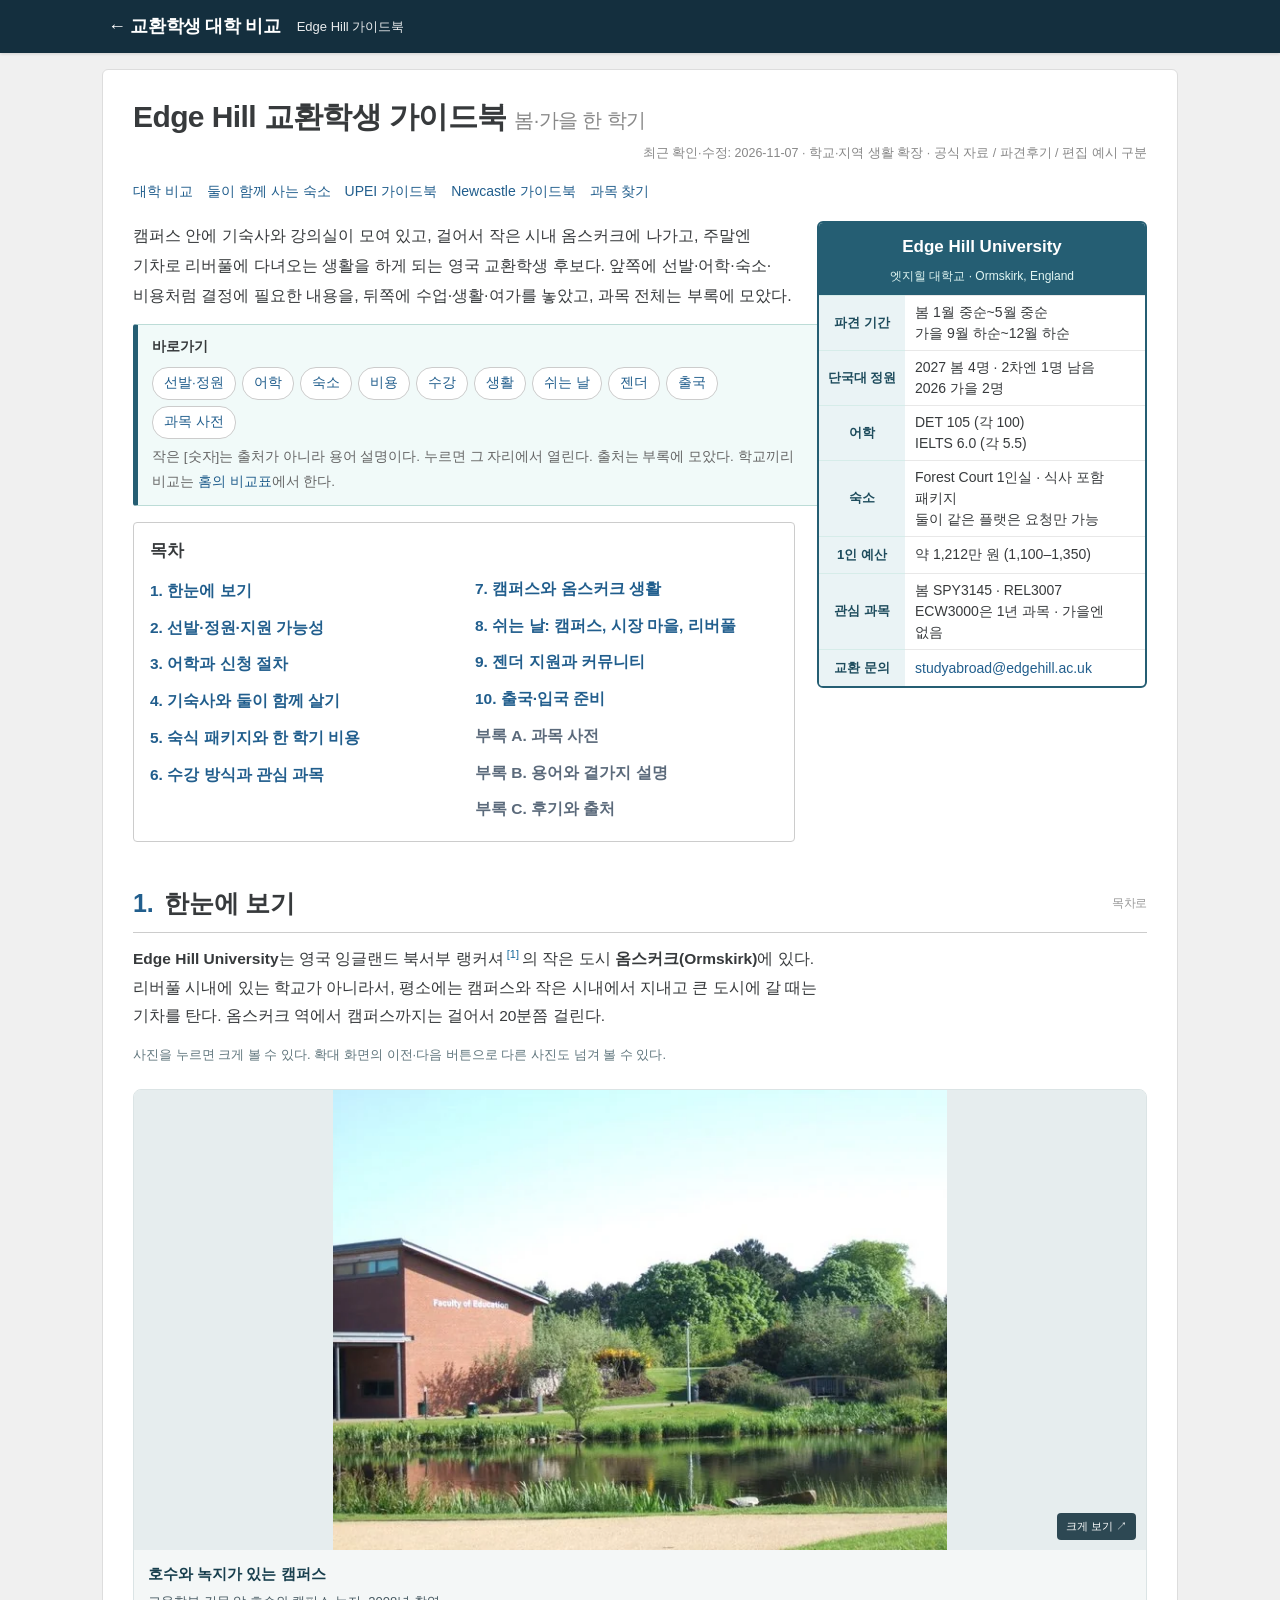
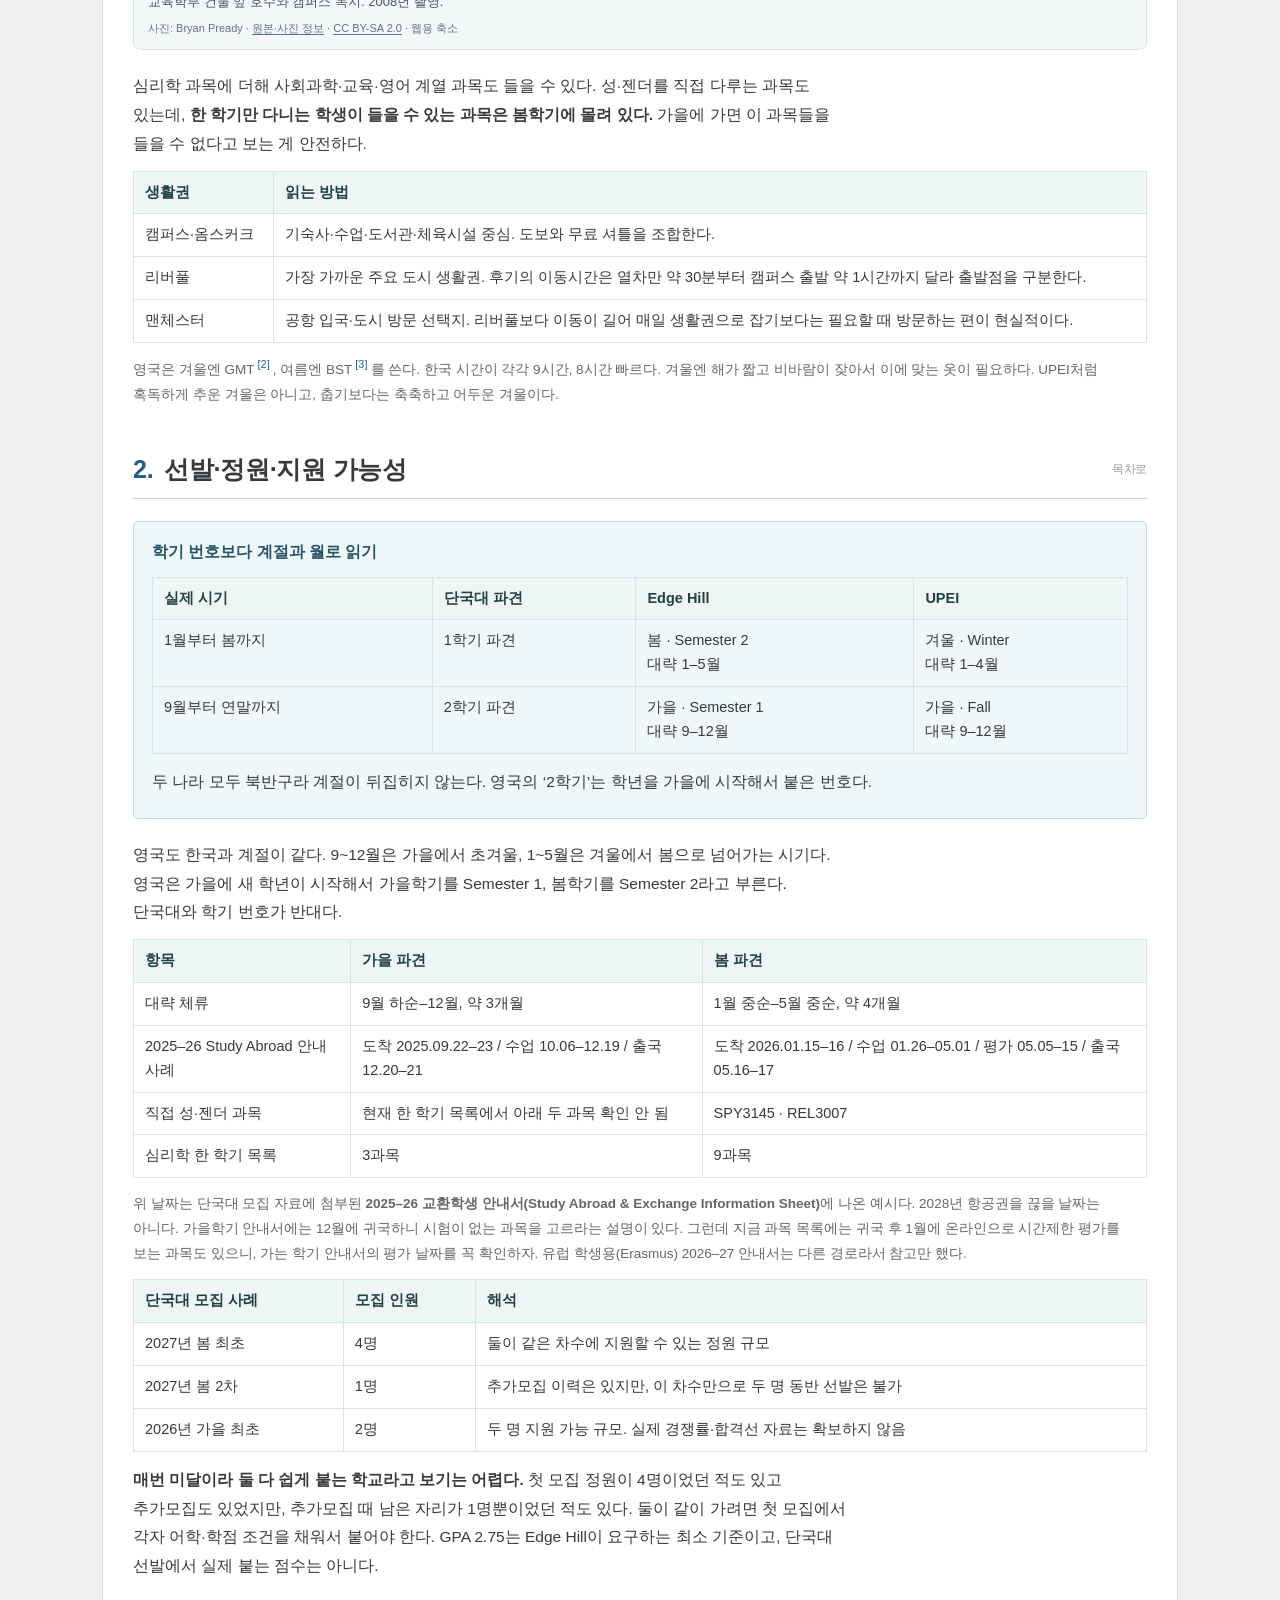
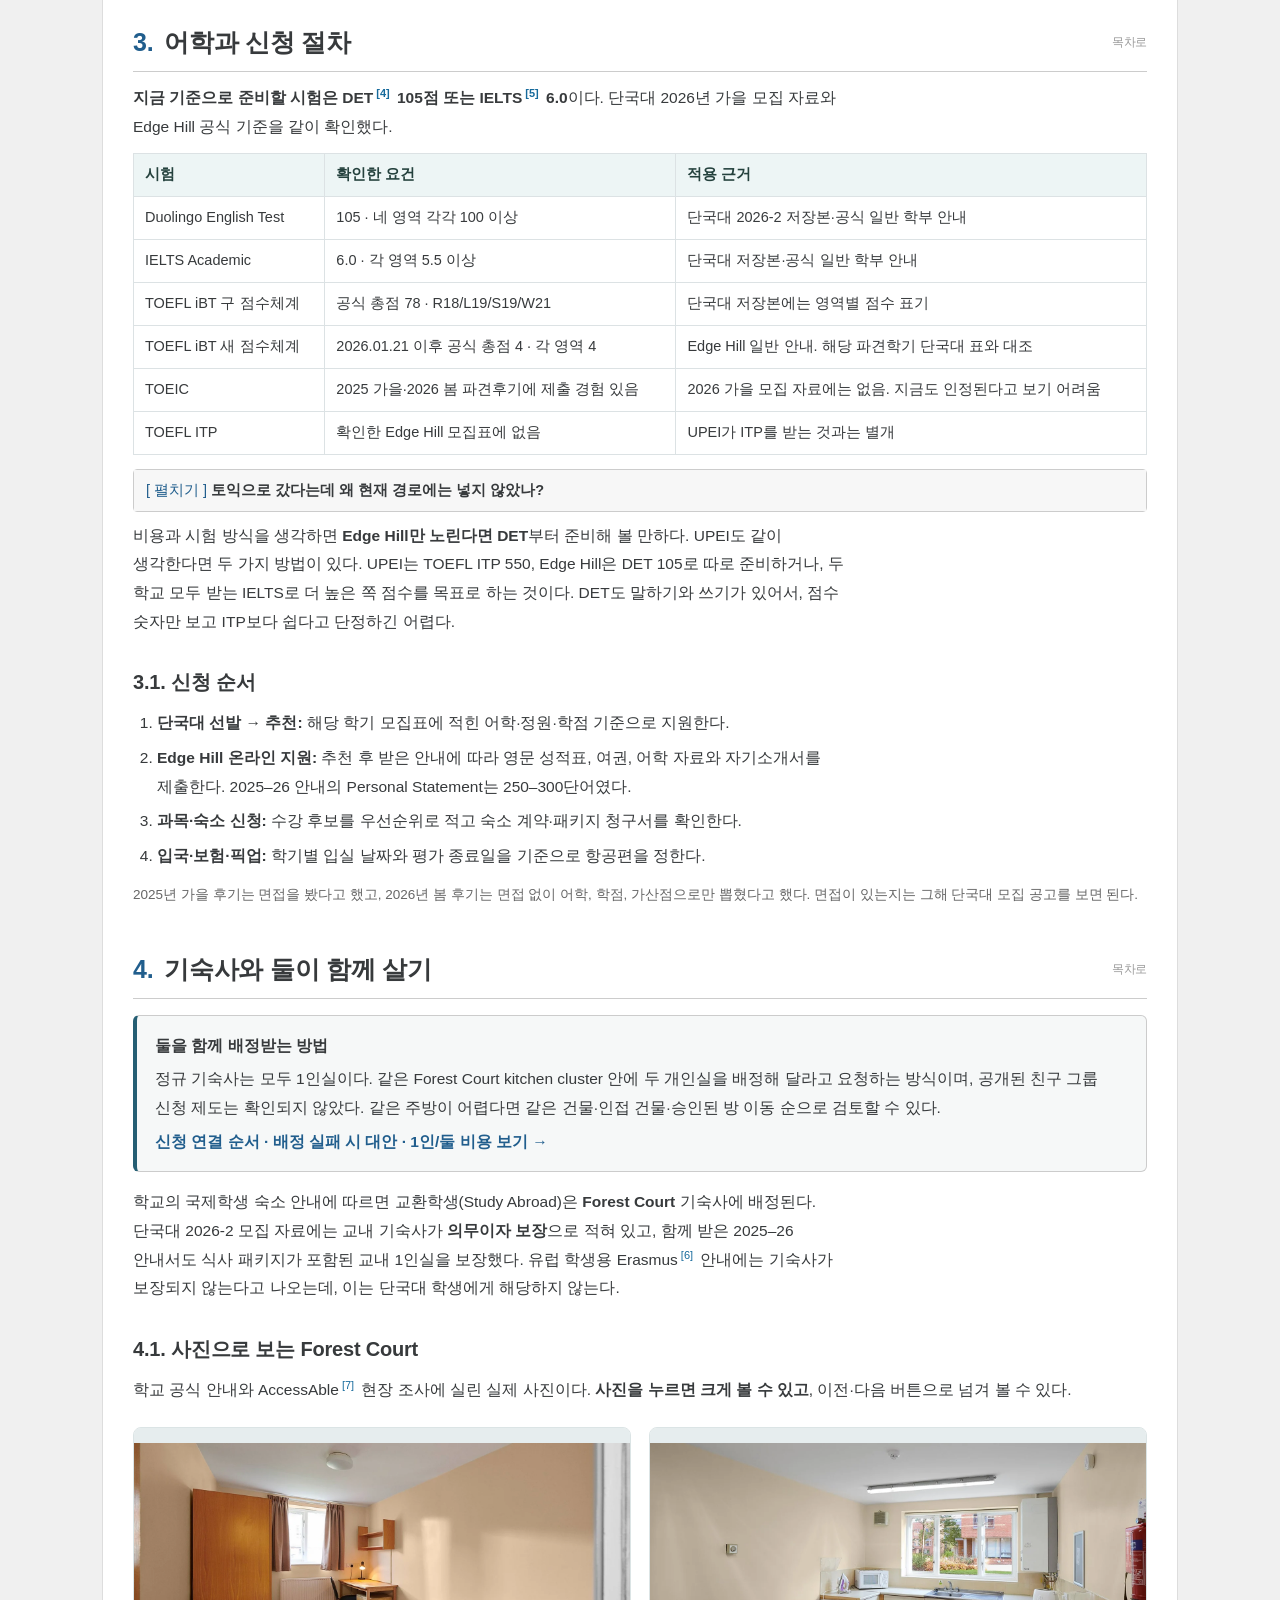
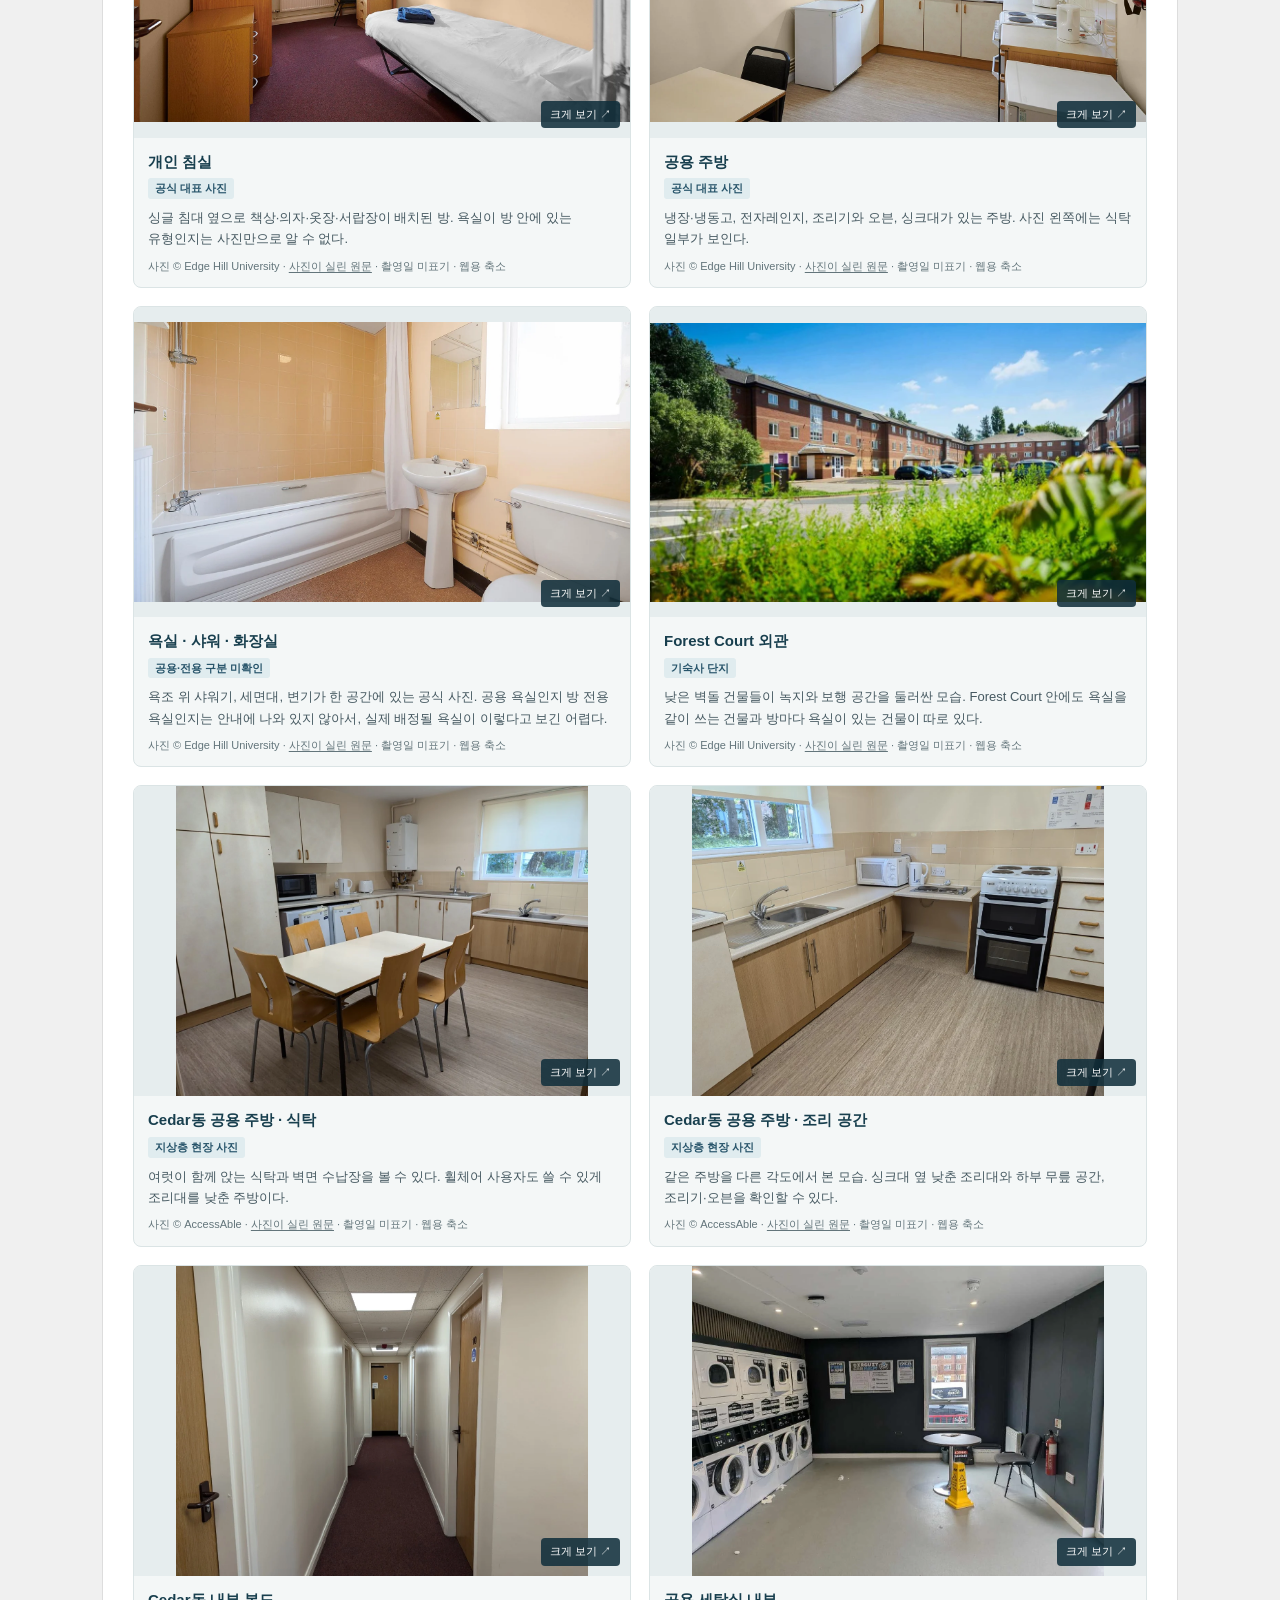
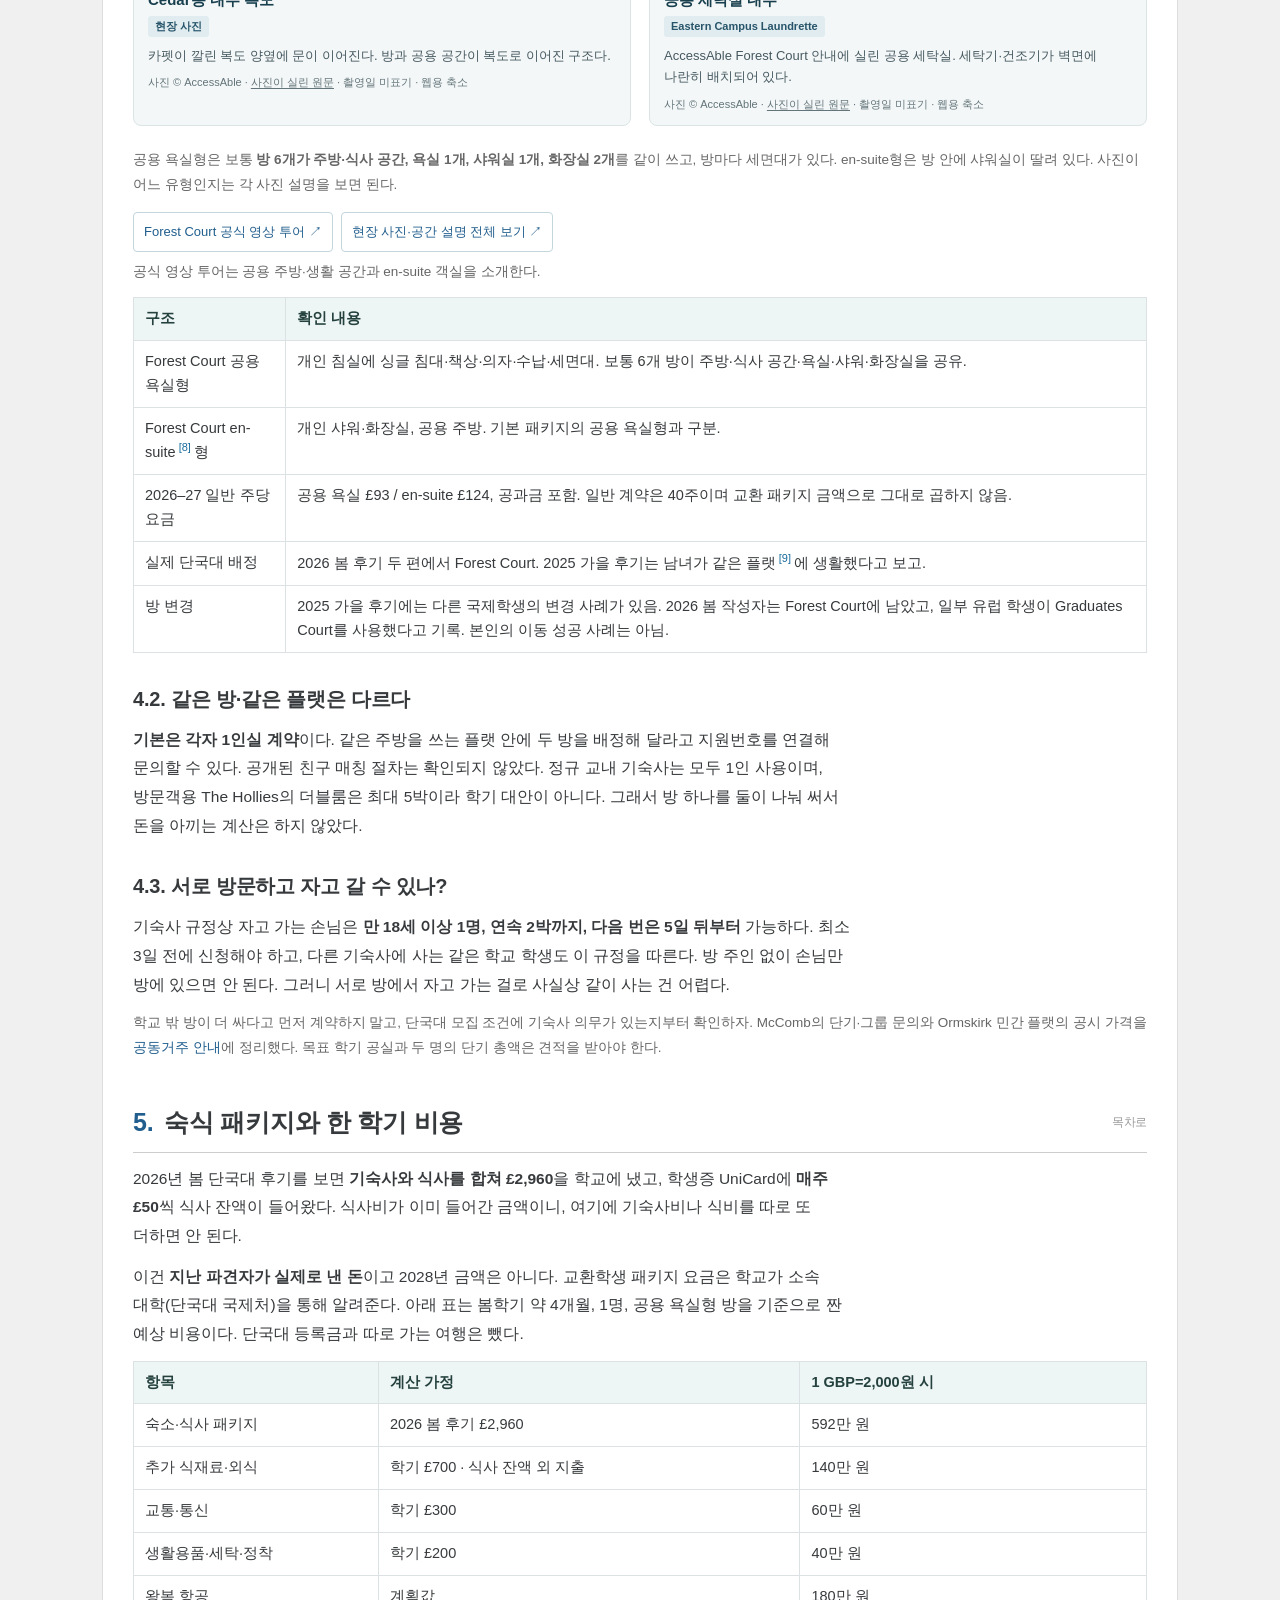
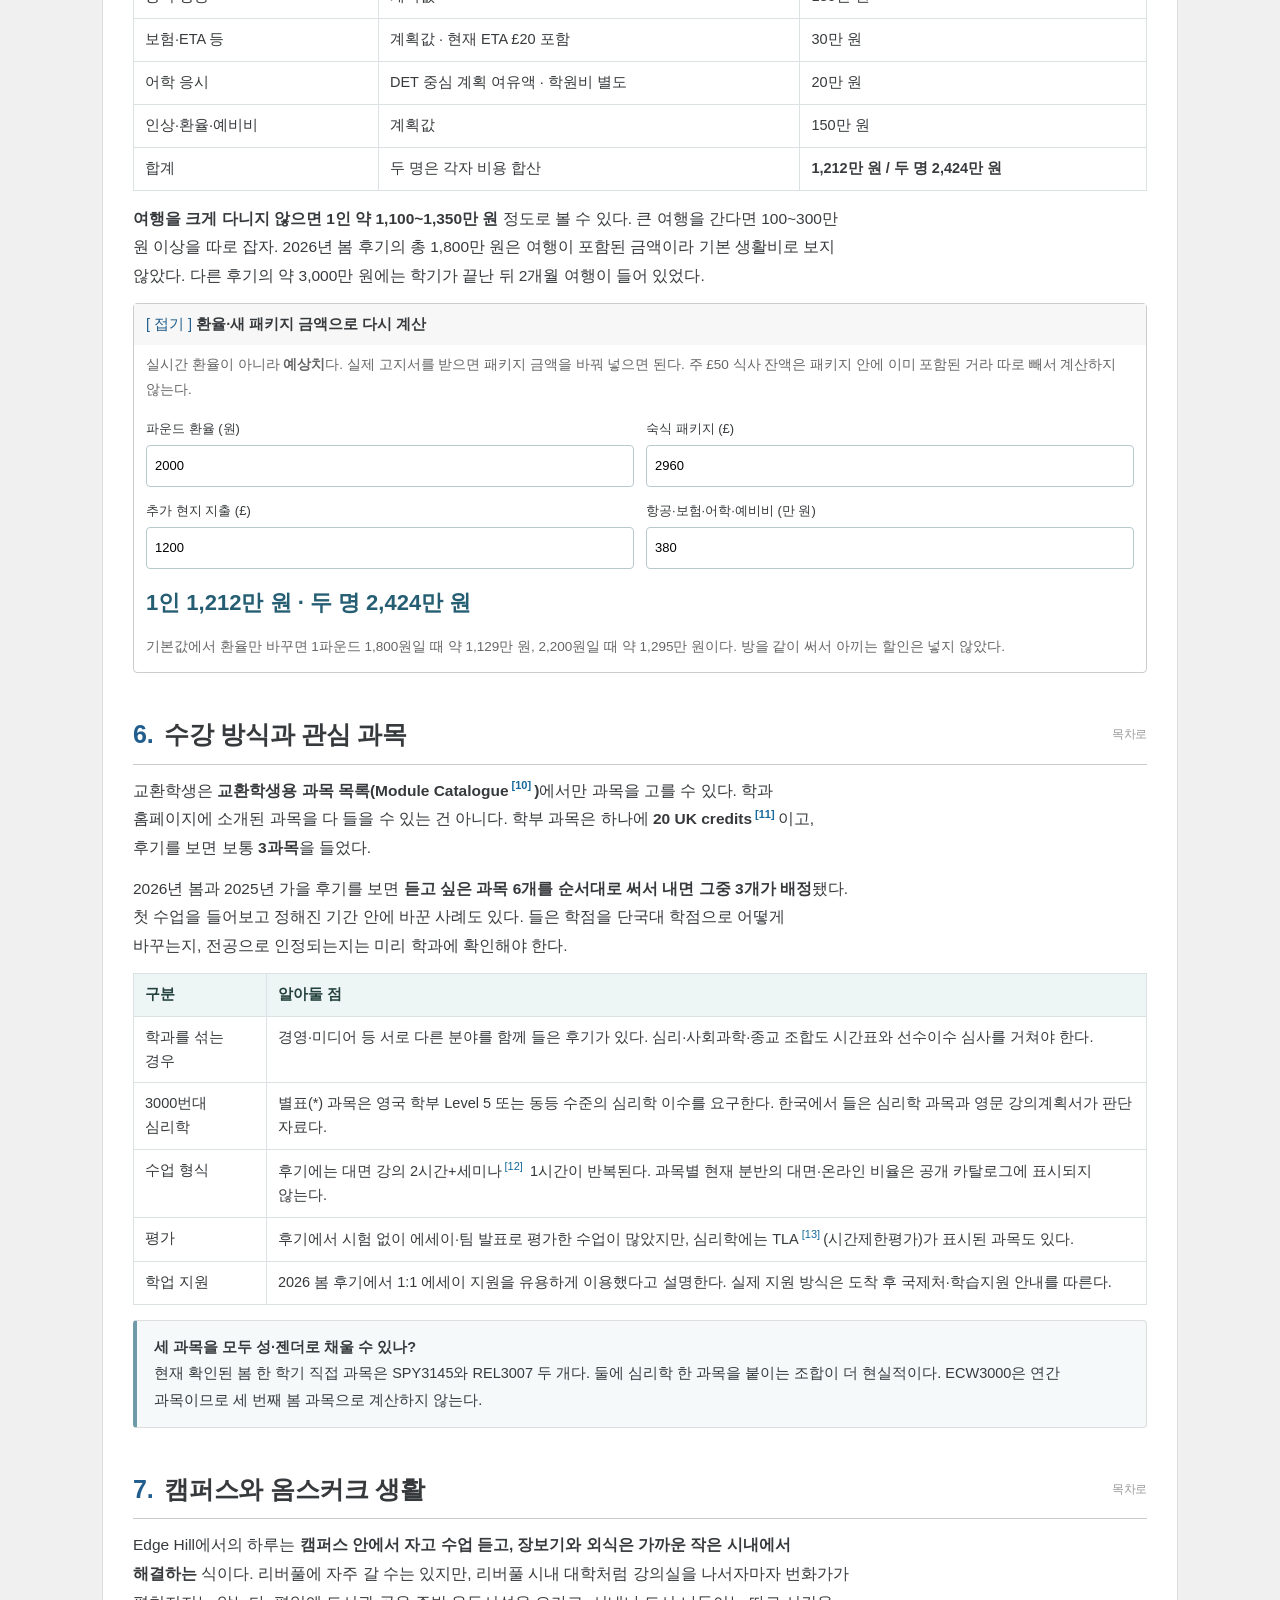
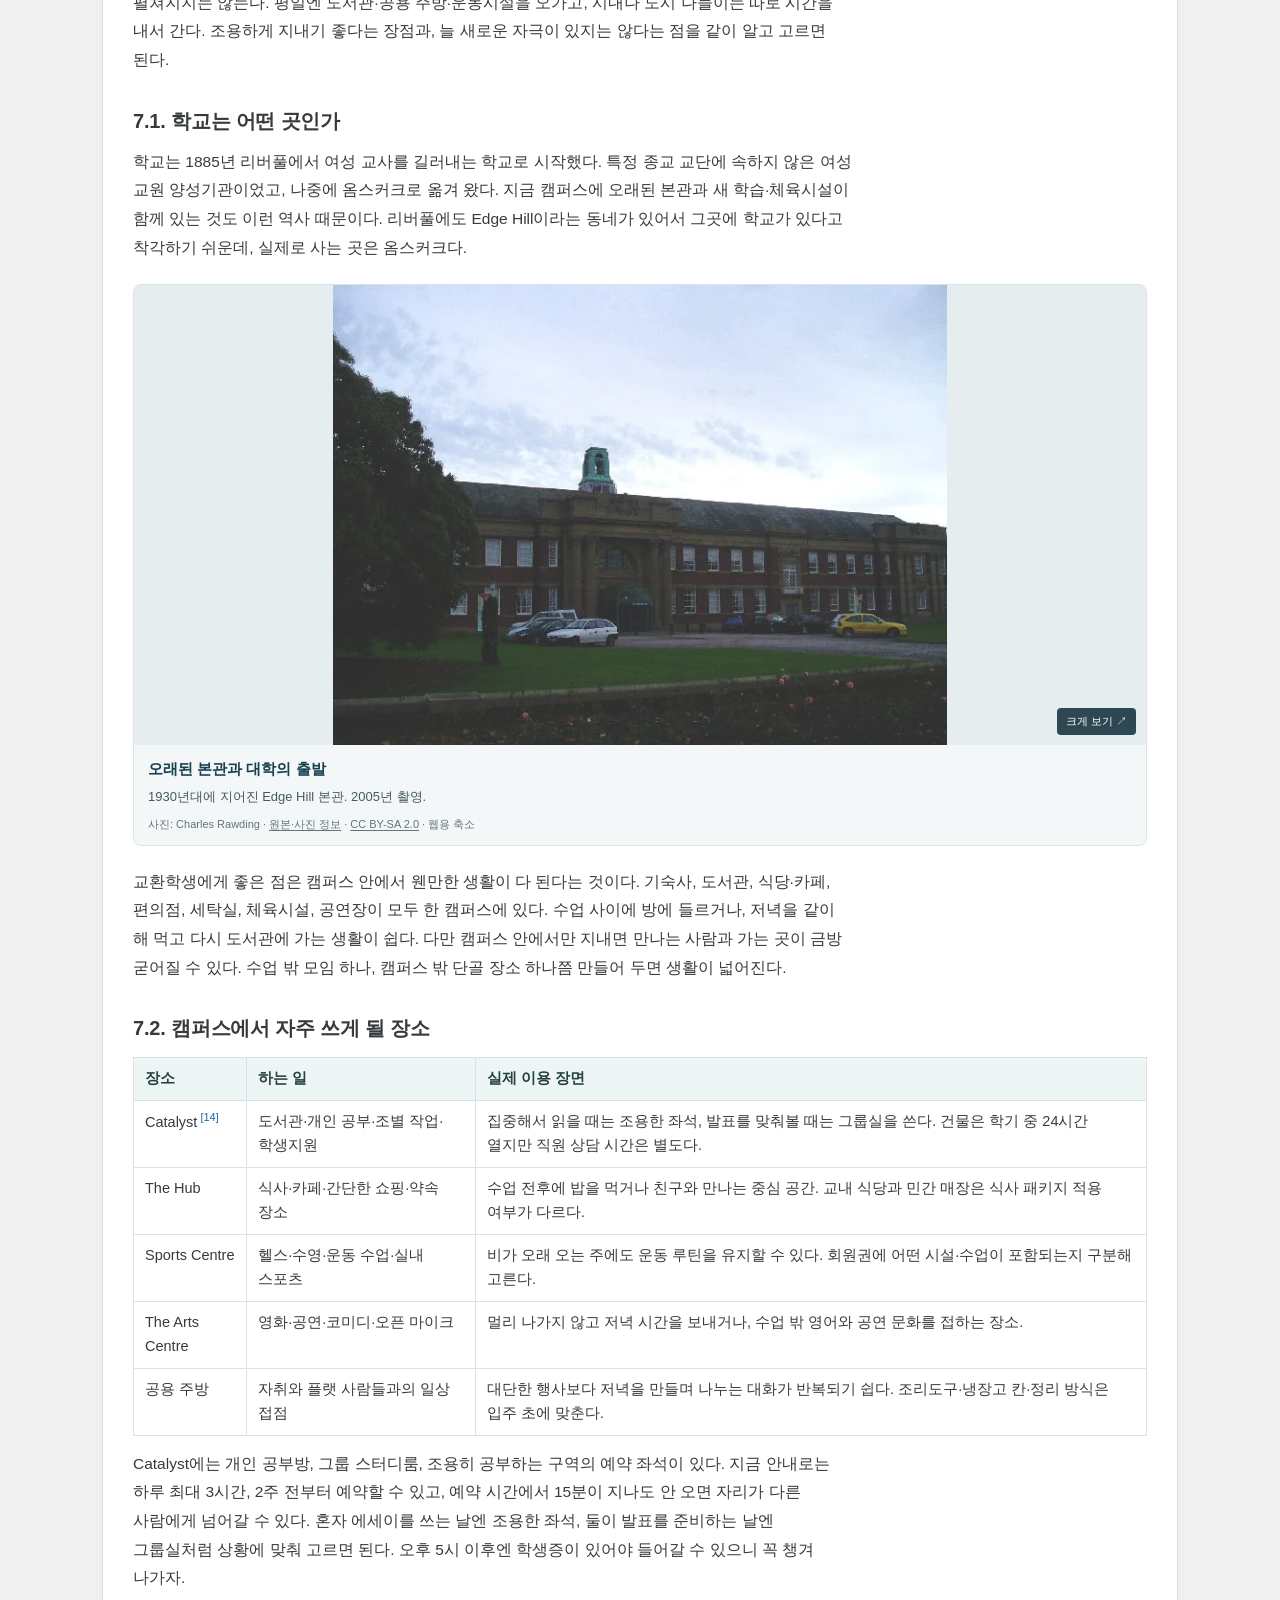
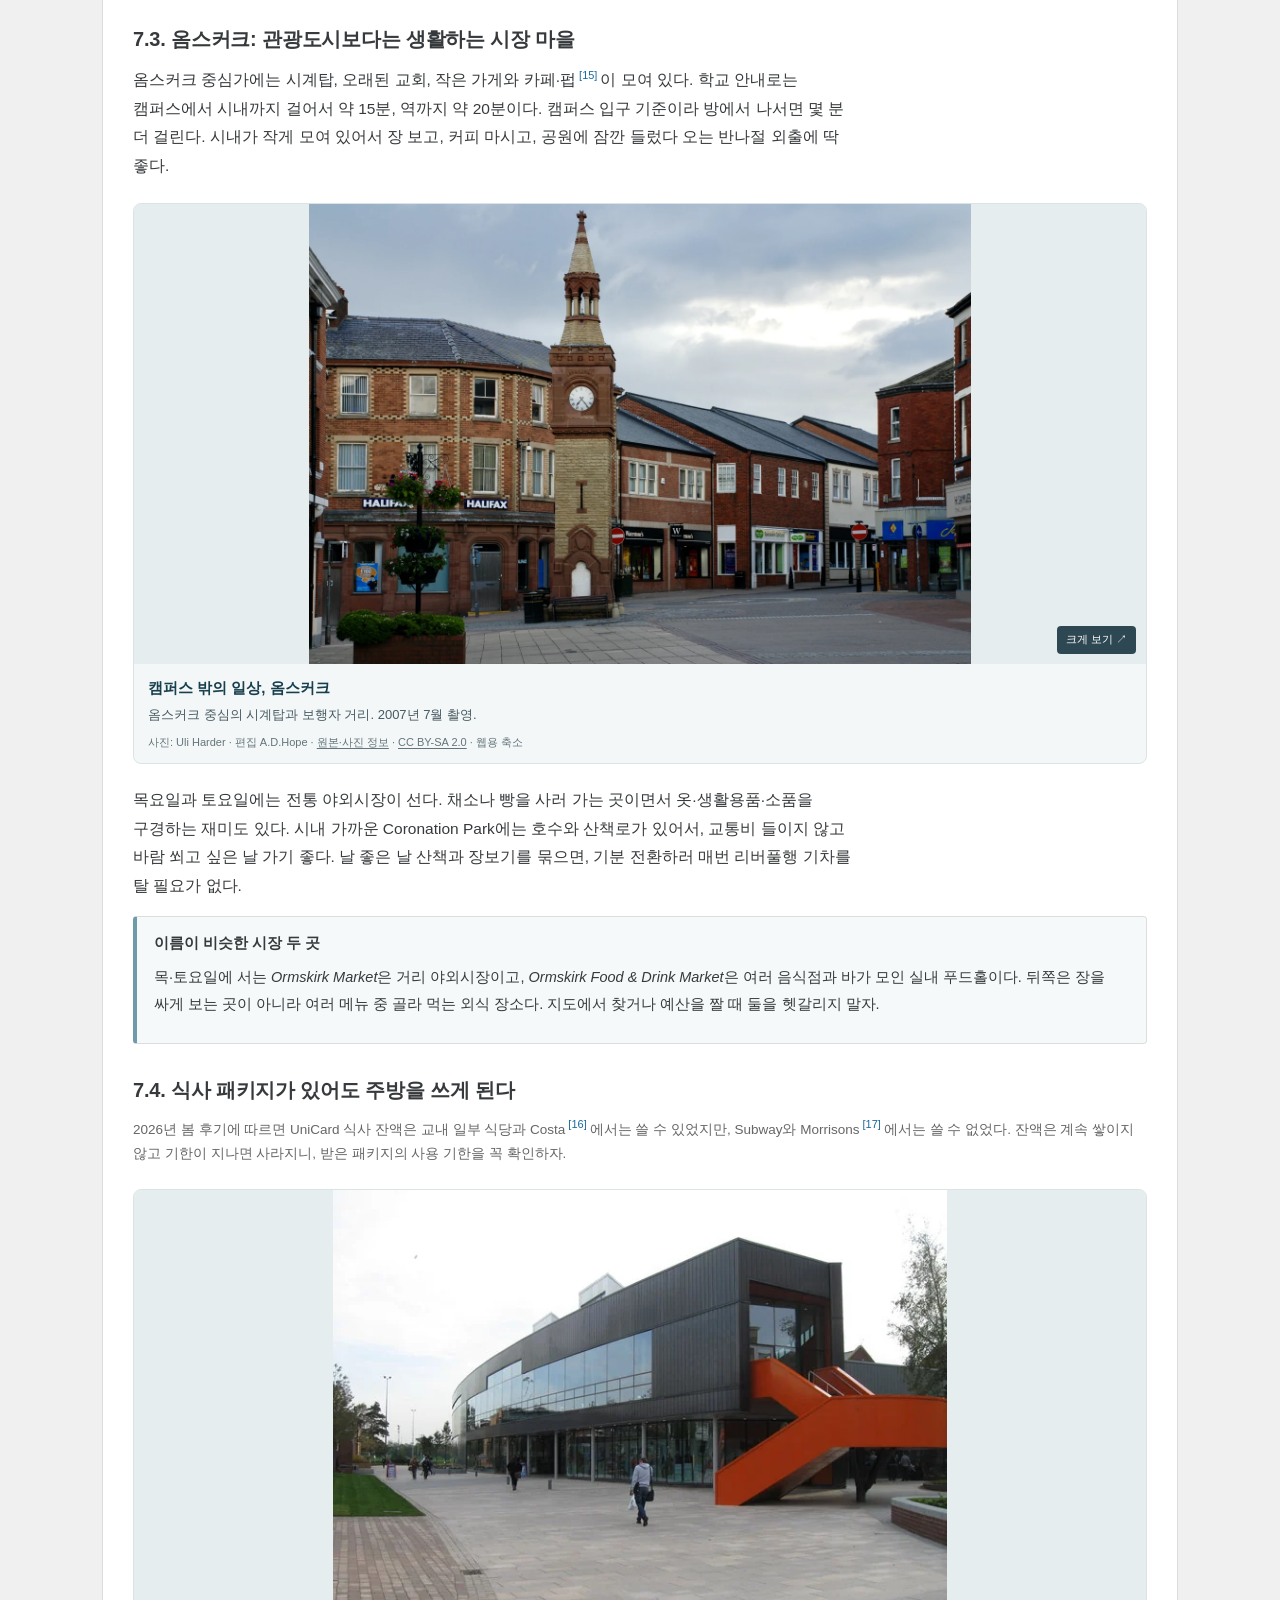
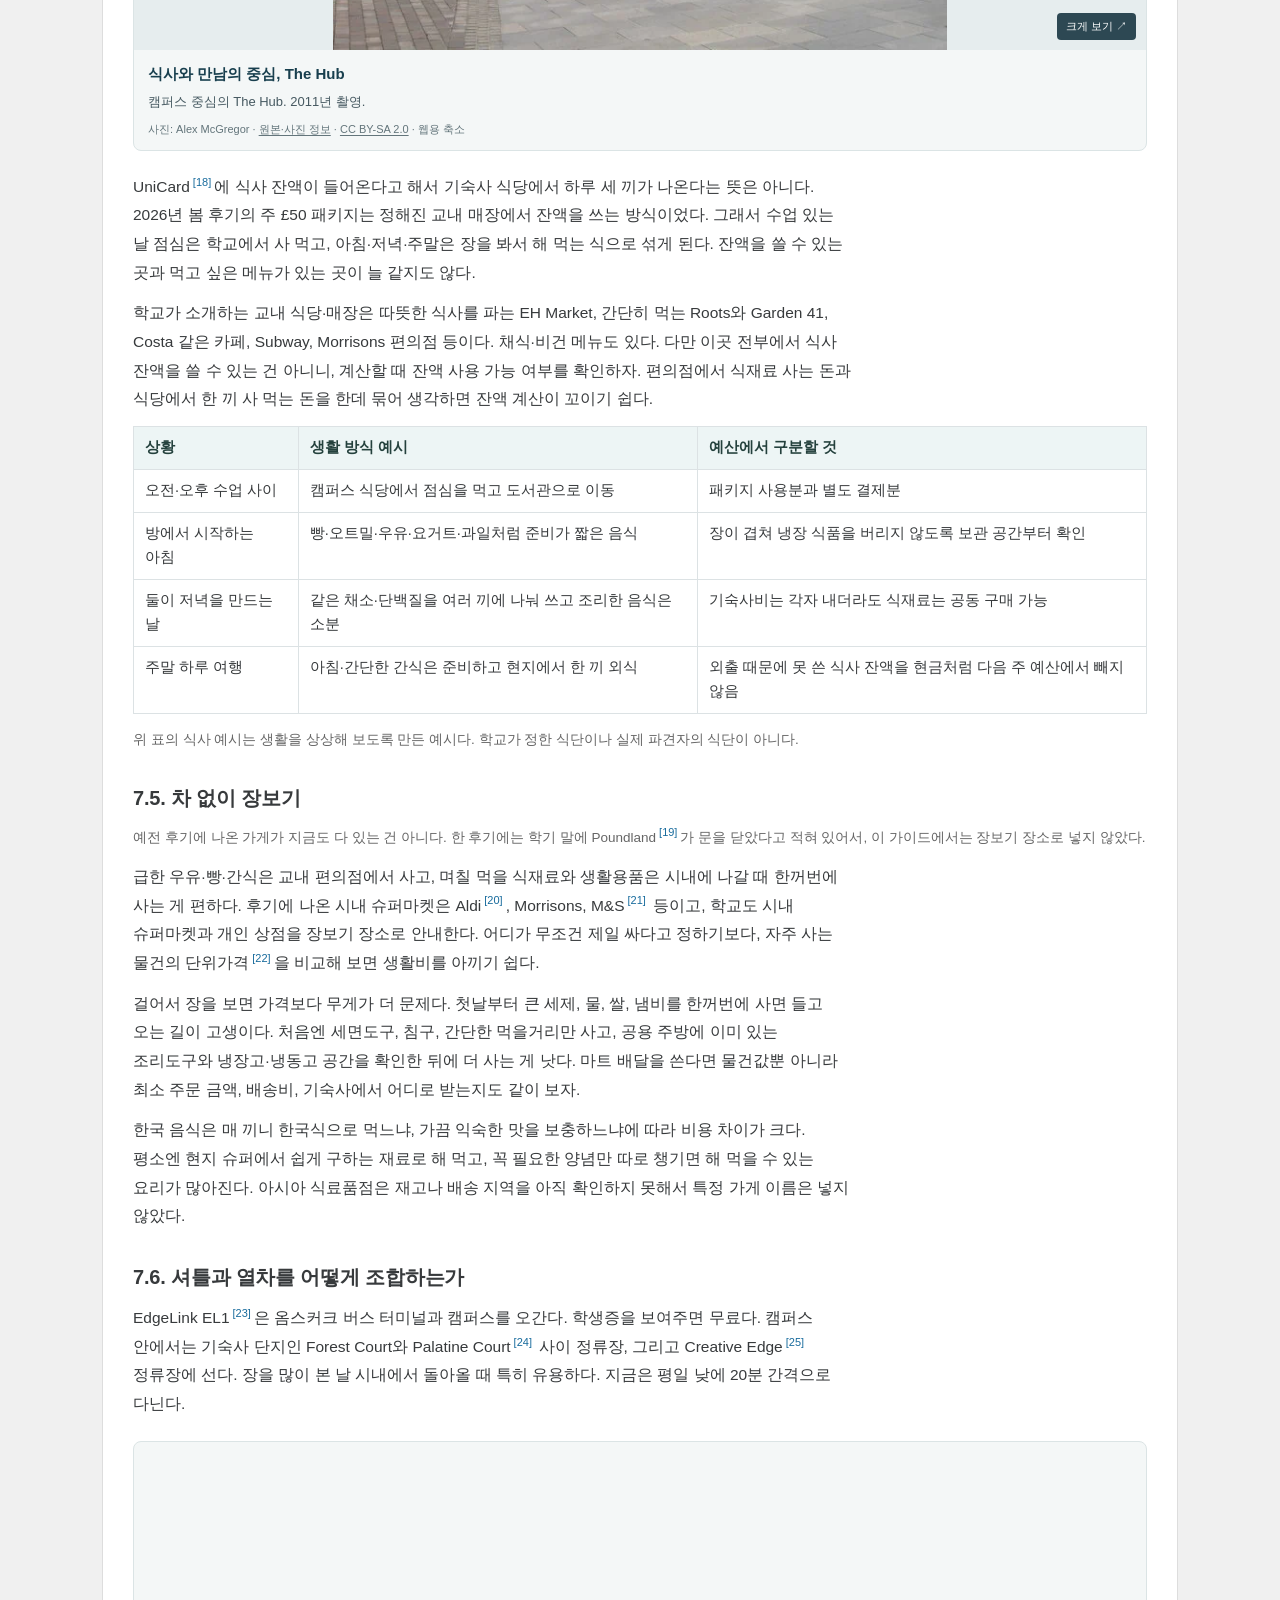
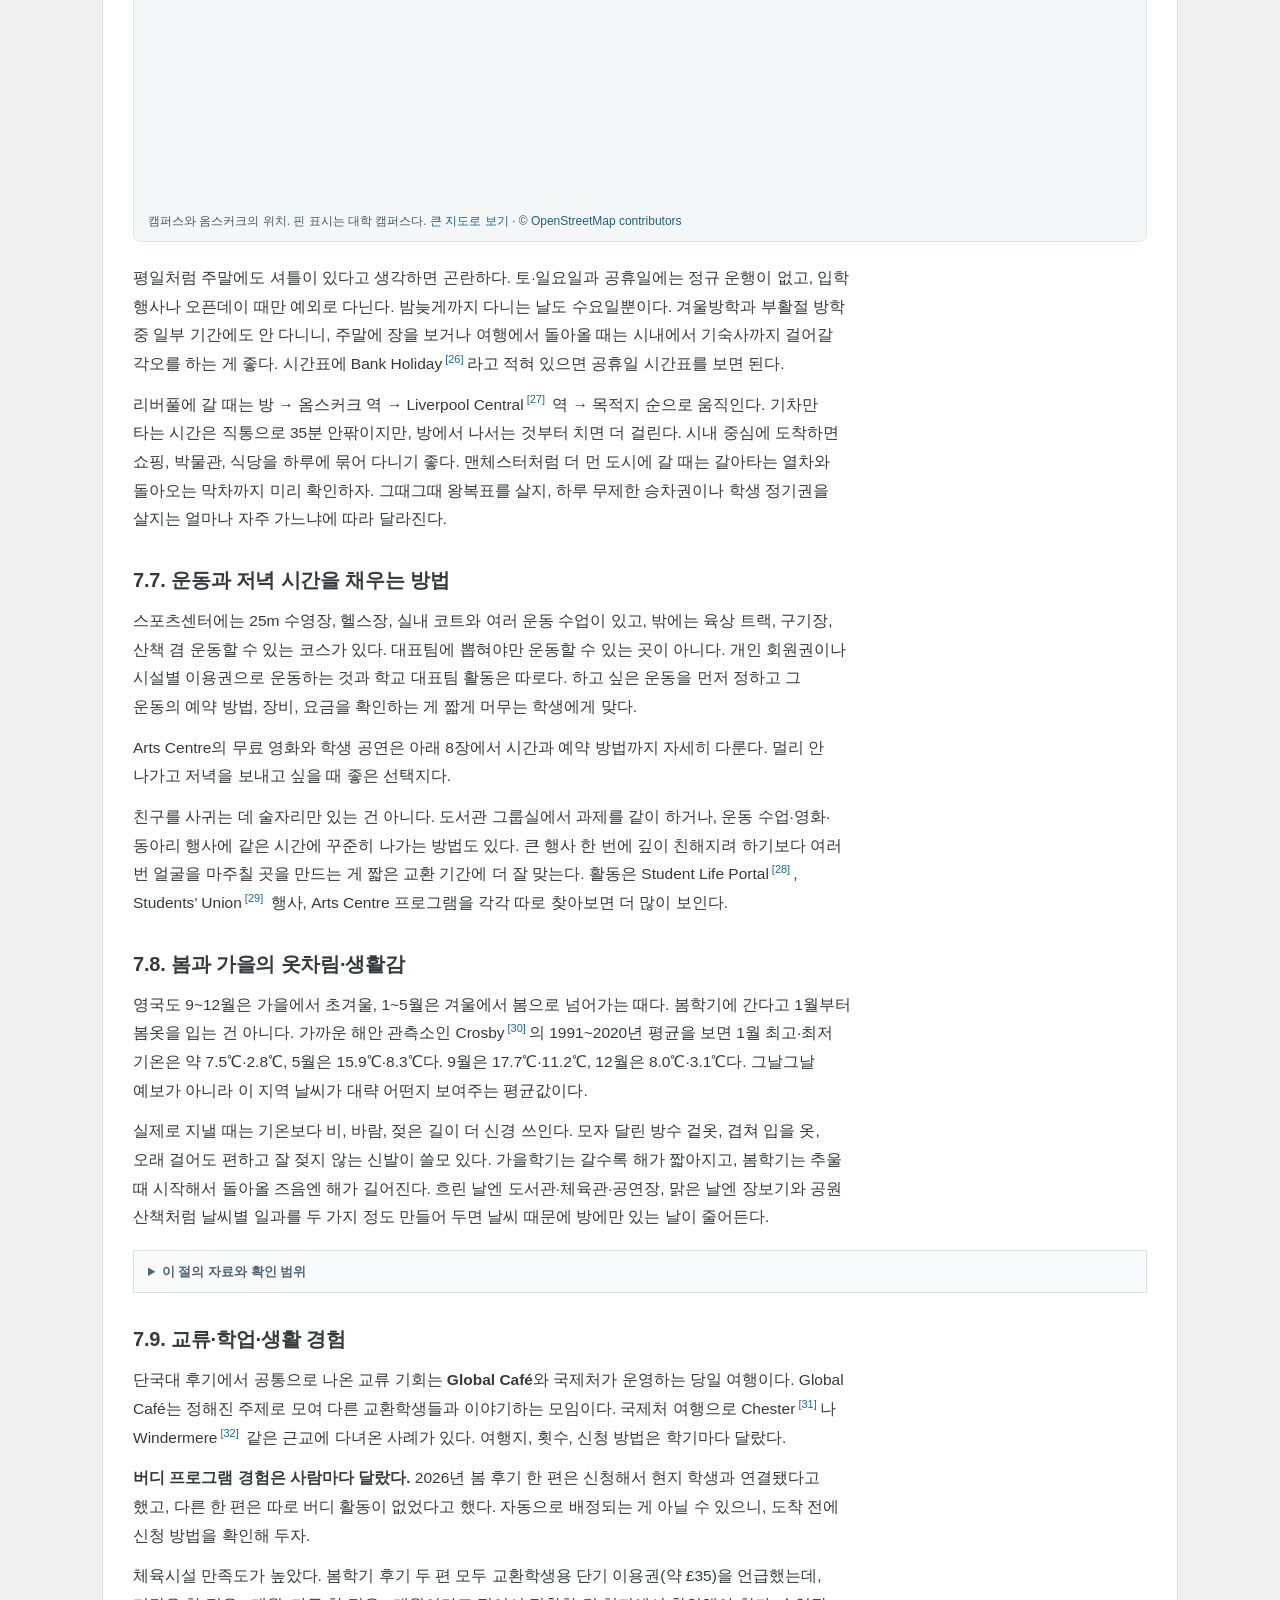
<file: edgehill.html>
<!DOCTYPE html>
<!-- last_requested_by: 이유찬; last_modified_by: Codex; last_modified_at: 2026-11-07T07:11:23+09:00 -->
<html lang="ko"><head><meta charset="utf-8"/><meta content="width=device-width,initial-scale=1" name="viewport"/><meta content="Edge Hill·옴스커크·리버풀에서 한 학기 살기: 캠퍼스와 동네, 교통·식사·놀거리, 심리·젠더 과목, 숙소·비용과 봄·가을 교환학생 준비." name="description"/><title>Edge Hill 교환학생 가이드북</title><style>:root{--thbg:#e6f6f4;--hdr:#00a495;--brand:#00a495;--brand-d:#00806f;--link:#0275d8;--line:#ccc;--soft:#f6f8f8}
*{box-sizing:border-box}
html{scroll-behavior:smooth}
body{margin:0;background:#f0f0f0;color:#373a3c;font-family:'Noto Sans KR','Noto Sans CJK KR','Apple SD Gothic Neo','Malgun Gothic',sans-serif;font-size:15.5px;line-height:1.85;word-break:keep-all;-webkit-print-color-adjust:exact;print-color-adjust:exact}
a{color:var(--link);text-decoration:none}
a:hover{text-decoration:underline}
a.ext{color:#008a7a}
a.ext::after{content:"↗";font-size:.75em;margin-left:1px}
.bar{background:var(--hdr);color:#fff;position:sticky;top:0;z-index:30;box-shadow:0 1px 3px #0002}
.bar .in{max-width:1100px;margin:0 auto;padding:10px 18px;display:flex;gap:16px;align-items:center}
.logo{font-weight:900;font-size:18px;letter-spacing:-.02em}
.crumb{font-size:13px;opacity:.9}
.wrap{max-width:1100px;margin:0 auto;padding:16px 12px 60px}
article{background:#fff;border:1px solid #ddd;border-radius:6px;padding:26px 30px 40px}
h1.title{font-size:30px;margin:0 0 4px;font-weight:700;letter-spacing:-.02em}
.title-sub{font-size:20px;color:#888;font-weight:400}
.cats{font-size:13px;border:1px solid #ddd;padding:5px 10px;border-radius:4px;margin:8px 0 6px;color:#666}
.cats a{color:var(--link)}
.lastmod{font-size:12.5px;color:#888;text-align:right;margin:0 0 14px}
/* infobox */
.infobox{float:right;width:330px;margin:0 0 16px 22px;border:2px solid var(--brand);border-radius:6px;overflow:hidden;font-size:14px;background:#fff}
.ib-title{background:var(--brand);color:#fff;text-align:center;font-weight:900;font-size:17px;padding:8px 6px 2px}
.ib-sub{background:var(--brand);color:#e0f5f2;text-align:center;font-size:12px;padding:0 6px 8px}
.infobox img{width:100%;display:block}
.infobox table{width:100%;border-collapse:collapse}
.infobox th{background:var(--thbg);color:var(--brand-d);width:86px;text-align:center;font-weight:700;padding:6px 6px;border-top:1px solid #d6ece9;vertical-align:middle;font-size:13px}
.infobox td{padding:6px 10px;border-top:1px solid #e8e8e8;line-height:1.5}
p.intro{font-size:16px}
.notice{clear:none;border:1px solid #bcdcd7;background:#f1faf9;border-left:5px solid var(--brand);padding:10px 14px;margin:14px 0;font-size:14px;line-height:1.7;border-radius:3px}
/* toc */
.toc{display:inline-block;min-width:280px;border:1px solid var(--line);padding:12px 22px 14px 16px;margin:16px 0 8px;background:#fff;border-radius:4px}
.toc-t{font-weight:700;font-size:17px;margin-bottom:6px}
.toc div a{color:var(--link)}
.toc .l2{margin-top:2px}
.toc .l3{padding-left:22px;font-size:14.5px}
.toc .l4{padding-left:44px;font-size:14px}
.toc span{color:var(--link)}
/* headings */
h2,h3,h4{clear:right;font-weight:700;letter-spacing:-.01em;scroll-margin-top:56px}
h2{font-size:25px;margin:38px 0 12px;padding-bottom:6px;border-bottom:1px solid var(--line)}
h3{font-size:20px;margin:28px 0 8px}
h4{font-size:17px;margin:20px 0 6px}
h2 .num,h3 .num,h4 .num{color:var(--link);margin-right:4px}
h2 a.top{float:right;font-size:12px;font-weight:400;color:#999;margin-top:12px}
.tag{display:inline-block;font-size:12px;font-weight:700;border-radius:3px;padding:0 6px;line-height:1.75;vertical-align:2px;white-space:nowrap}
.tag.us{background:#6f42c1;color:#fff}
.tag.w{background:#e3f0fb;color:#1f5f99}
.tag.f{background:#fdeedd;color:#a5560f}
.tag.s{background:#eee;color:#777}
.red{color:#c0392b}
td.red{color:#c0392b}
p{margin:8px 0 12px}
ul,ol{padding-left:24px;margin:6px 0 12px}
li{margin:3px 0}
ol.steps li{margin:6px 0}
ul.quote{list-style:none;padding-left:0}
ul.quote li{border-left:3px solid #ccc;padding:2px 12px;color:#555;font-style:italic;margin:4px 0;background:#fafafa}
.small{font-size:13.5px;color:#666}
.center{text-align:center}
/* tables */
table.wt{border-collapse:collapse;margin:10px 0 14px;width:100%;font-size:14.5px;line-height:1.65}
.wt th{background:var(--thbg);color:#24413d;border:1px solid var(--line);padding:6px 10px;font-weight:700;text-align:center}
.wt td{border:1px solid var(--line);padding:6px 10px;vertical-align:top}
.wt td.r,.wt th.r{text-align:right;white-space:nowrap;font-variant-numeric:tabular-nums}
.wt tr.hl td{background:#f4effc}
.wt tr.sum td{background:var(--thbg);font-weight:700}
/* boxes */
.box{border:1px solid #ddd;background:var(--soft);border-radius:4px;padding:10px 14px;margin:12px 0;font-size:14.5px}
dl.qa{margin:8px 0}
dl.qa dt{font-weight:700;margin-top:10px}
dl.qa dt::before{content:"Q. ";color:var(--brand)}
dl.qa dd{margin:2px 0 0 0;padding-left:22px}
dl.qa dd::before{content:"A. ";margin-left:-22px;color:#999;font-weight:700}
/* fold */
details.fold{border:1px solid var(--line);border-radius:4px;margin:10px 0}
details.fold>summary{cursor:pointer;background:#f7f7f7;padding:7px 12px;font-weight:700;font-size:14.5px;list-style:none}
details.fold>summary::before{content:"[ 펼치기 ] ";color:var(--link);font-weight:400}
details.fold[open]>summary::before{content:"[ 접기 ] "}
details.fold>*:not(summary){margin-left:12px;margin-right:12px}
details.fold>table{width:calc(100% - 24px)}
/* figures */
figure{margin:12px 0}
figure img{max-width:100%;display:block;border:1px solid #ddd;border-radius:3px}
figure img.wide{width:100%;height:220px;object-fit:cover}
figcaption{font-size:12.5px;color:#777;margin-top:4px}
.imgrow{display:grid;grid-template-columns:1fr 1fr;gap:12px;clear:right}
.imgrow img{width:100%;height:210px;object-fit:cover}
.imgrow img.plan{object-fit:contain;background:#fff}
svg.chart{width:100%;max-width:760px;height:auto;border:1px solid #ddd;border-radius:3px;background:#fff}
.bar{}
div.bar{display:flex;height:32px;border-radius:4px;overflow:hidden;margin:10px 0 2px;position:static;box-shadow:none}
div.bar div{color:#fff;font-size:12px;font-weight:700;display:flex;align-items:center;justify-content:center;white-space:nowrap;overflow:hidden}
.emerg{background:#c0392b;color:#fff;border-radius:4px;padding:12px 16px;font-size:18px;margin:10px 0}
pre.mail{background:#f8f8f8;border:1px solid #ddd;border-radius:4px;padding:12px 14px;font-size:13px;line-height:1.6;white-space:pre-wrap;font-family:ui-monospace,Menlo,Consolas,monospace}
/* footnotes */
sup.fn{position:relative;font-size:.72em;line-height:0}
sup.fn>a{color:var(--link)}
sup.fn .tip{display:none;position:absolute;left:-12px;bottom:1.6em;width:max-content;max-width:340px;background:#fff;color:#333;border:1px solid #bbb;box-shadow:0 3px 10px #0002;border-radius:4px;padding:8px 11px;font-size:13px;line-height:1.55;z-index:40;white-space:normal;font-weight:400}
sup.fn:hover .tip,sup.fn.open .tip{display:block}
sup.fnx{color:var(--link);font-size:.72em}
.footnotes{margin-top:40px;border-top:1px solid var(--line);padding-top:10px;font-size:13.5px;line-height:1.65}
.fn-t{font-weight:700;font-size:16px;margin-bottom:6px}
.fni{margin:3px 0}
.fni>a:first-child{margin-right:4px}
@media screen and (max-width:760px){
 article{padding:18px 14px}
 .infobox{float:none;width:100%;margin:0 0 14px}
 .imgrow{grid-template-columns:1fr}
 .toc{display:block}
 sup.fn .tip{position:fixed;left:10px;right:10px;bottom:10px;max-width:none;width:auto}
}
@media print{
 @page{size:A4;margin:14mm 13mm 15mm}
 body{background:#fff;font-size:10pt;line-height:1.7}
 .bar{display:none}
 .wrap{padding:0;max-width:none}
 article{border:0;padding:0}
 h2{break-after:avoid;margin-top:26px}
 h3,h4{break-after:avoid}
 table,figure,.box,.infobox,pre.mail,.imgrow,dl.qa dd{break-inside:avoid}
 .toc{display:block;columns:2;column-gap:28px;font-size:9pt;line-height:1.55}
 .toc-t{column-span:all}
 .toc div{break-inside:avoid}
 tr{break-inside:avoid}
 sup.fn .tip{display:none!important}
 h2 a.top{display:none}
 details.fold>summary::before{content:""}
 a.ext::after{content:""}
 .footnotes{font-size:8.5pt;break-before:page}
 .fni a.ext{color:#008a7a}
 .infobox{width:300px}
}
.reflist{font-size:12.5px;line-height:1.55;color:#555}
.reflist div{margin:2px 0;word-break:break-all}
.reflist b{color:#333}
@media print{.reflist{font-size:7.5pt}}
.wt td.dot{text-align:center;font-size:17px;vertical-align:middle;color:transparent}
.wt td.dot.f{color:#c0701f;background:#fdf3e7}
.wt td.dot.w{color:#1f5f99;background:#eaf3fb}
.wt td.dot.s{color:#3f8a4f;background:#edf7ef}
.wt tr.grp td{background:#f3f3f3;font-weight:700;color:#444}
.tw{overflow-x:auto;-webkit-overflow-scrolling:touch;margin:10px 0 14px}
.tw>table.wt{margin:0}
@media screen and (max-width:760px){
 body{font-size:15px}
 .wrap{padding:10px 6px 40px}
 article{padding:16px 12px}
 table.wt{font-size:13.5px}
 .wt th,.wt td{padding:5px 7px}
 .wt td.r,.wt th.r{white-space:normal}
 .season td:nth-child(3),.season th:nth-child(3){display:none}
 .season tr.grp td{display:table-cell!important}
 .season td:first-child{font-size:12.5px;white-space:nowrap}
 .season td.dot,.season th:nth-child(n+4){width:38px;padding:5px 2px}
 .season th .small{display:block;font-size:10px}
 .imgrow img{height:auto}
 pre.mail{font-size:12px}
 h1.title{font-size:25px}
 h2{font-size:22px}
}
:root{--thbg:#eaf3f5;--hdr:#142f3e;--brand:#255e73;--brand-d:#1d4b5c;--link:#215e8d}
.filters,.calc{display:flex;flex-wrap:wrap;gap:12px;align-items:end}.filters label,.calc label{display:flex;flex-direction:column;font-size:13px;gap:4px}.calc{display:grid;grid-template-columns:repeat(2,minmax(0,1fr));margin:14px 0}.calc input,select,button{font:inherit;border:1px solid #b8c9cd;border-radius:4px;background:#fff;padding:8px;max-width:100%;min-width:0}button{cursor:pointer;color:#255e73}.money{font-size:22px;font-weight:700;color:#255e73}.example{border-left:4px solid #c39952;background:#fffaf1}details[hidden]{display:none!important}.guide-nav{display:flex;flex-wrap:wrap;gap:12px;margin-bottom:15px}.bar .in{flex-wrap:wrap}a,summary{overflow-wrap:anywhere}h1.title{line-height:1.4}.infobox td{overflow-wrap:anywhere}@media(max-width:520px){.calc{grid-template-columns:1fr}.toc{min-width:0}.filters{align-items:stretch}.filters button{font-size:13px}}
</style><style>
/* 생활 가이드와 설명 각주 */
.guide-start{clear:both;background:#f0f7f9;border:1px solid #c4dae3;padding:16px 18px;border-radius:5px;margin:22px 0}
.guide-start p{margin:5px 0}.guide-start strong{color:#255367}
.guide-jumps{display:flex;flex-wrap:wrap;gap:8px;margin:10px 0}.guide-jumps a{border:1px solid #c5d8df;padding:5px 11px;border-radius:4px;background:white}
.source-box{clear:both;margin:18px 0;padding:9px 14px;background:#f8fafb;border:1px solid #d8e0e5;font-size:13px;line-height:1.8}
.source-box summary{cursor:pointer;color:#526575;font-weight:600}.source-box a{overflow-wrap:anywhere}.source-box ul{margin:10px 0}
.source-entry{margin:9px 0;padding-bottom:7px;border-bottom:1px dotted #dde3e7}.source-entry:last-child{border:0}
.glossary li{margin:10px 0;scroll-margin-top:75px}.note-ref{font:inherit;vertical-align:super;font-size:11px;color:#166a9c;background:none;border:0;padding:0 3px;cursor:pointer;line-height:1.4}.note-ref:focus-visible{outline:2px solid #237d98;outline-offset:3px}
#note-popover{position:fixed;z-index:100;max-width:360px;width:calc(100vw - 28px);padding:16px 18px;background:#fffef7;color:#333;border:1px solid #b8ad83;border-radius:6px;box-shadow:0 5px 22px #0003;font-size:14px;line-height:1.75;max-height:65vh;overflow:auto;word-break:keep-all}
#note-popover[hidden]{display:none}#note-popover strong{display:block;padding-right:25px;color:#695f37}#note-popover p{margin:8px 0}#note-popover .note-close{position:absolute;right:8px;top:5px;border:0;background:none;font-size:23px;cursor:pointer}#note-popover a{font-size:12px}
.toc{display:block;max-width:850px}.toc details{padding:3px 0;border:0;background:none;margin:0}.toc details summary{list-style:none;cursor:pointer;font-size:14px;color:#667785}.toc details summary:before{content:'＋ ';color:#657781}.toc details[open] summary:before{content:'− '}.toc .l2{font-weight:600}.toc .l3,.toc .l4{font-weight:400}
.chapter{clear:both}.table-wrap,.tw{max-width:100%;overflow-x:auto}.wt{width:100%;border-collapse:collapse}.wt td,.wt th{padding:9px 11px;border:1px solid #dce2e4}.wt th{background:#edf5f5;text-align:left}.box{border-left:4px solid #6e9ba7;background:#f5f9fa;padding:13px 17px;margin:15px 0}.legacy-anchor{scroll-margin-top:70px}
@media(max-width:600px){article{padding:20px 15px}.guide-start{padding:12px}.toc{min-width:0;padding:14px}.toc .l3{padding-left:13px}.wt td,.wt th{padding:7px 8px;font-size:13px}}
</style><link rel="stylesheet" href="assets/guide-photos.css?v=20261107-2">
<style id="dorm-photo-style">
.dorm-gallery .guide-photo img{height:auto;aspect-ratio:16/10;max-height:none;object-fit:contain;background:#e6edee}
.dorm-photo-kind{display:table;margin:3px 0 8px;padding:2px 7px;border-radius:3px;background:#e0ecef;color:#27546a;font-size:11px;font-weight:600;line-height:1.5}
.dorm-photo-links{display:flex;flex-wrap:wrap;gap:8px;margin:14px 0 7px}.dorm-photo-links a{padding:7px 10px;border:1px solid #c3d6dc;border-radius:4px;font-size:13px}
#forest-court-photos{scroll-margin-top:75px}
</style>
<link rel="stylesheet" href="assets/guide-responsive.css?v=20261107-2"><link rel="stylesheet" href="assets/guide-common.css?v=20261107-1"><script src="assets/guide-responsive.js?v=20261107-2" defer></script></head><body>
<header class="bar"><div class="in"><a class="logo" href="index.html" style="color:#fff">← 교환학생 대학 비교</a><span class="crumb">Edge Hill 가이드북</span></div></header><div class="wrap"><article>
<h1 class="title">Edge Hill 교환학생 가이드북 <span class="title-sub">봄·가을 한 학기</span></h1><div class="lastmod">최근 확인·수정: 2026-11-07 · 학교·지역 생활 확장 · 공식 자료 / 파견후기 / 편집 예시 구분</div><nav aria-label="가이드북 이동" class="guide-nav"><a href="index.html">대학 비교</a><a href="housing.html">둘이 함께 사는 숙소</a><a href="upei.html">UPEI 가이드북</a><a href="newcastle.html">Newcastle 가이드북</a><a href="index.html#browse">과목 찾기</a></nav><aside class="infobox"><div class="ib-title">Edge Hill University</div><div class="ib-sub">엣지힐 대학교 · Ormskirk, England</div><table><tr><th>파견 기간</th><td>봄 1월 중순~5월 중순<br>가을 9월 하순~12월 하순</td></tr><tr><th>단국대 정원</th><td>2027 봄 4명 · 2차엔 1명 남음<br>2026 가을 2명</td></tr><tr><th>어학</th><td>DET 105 (각 100)<br>IELTS 6.0 (각 5.5)</td></tr><tr><th>숙소</th><td>Forest Court 1인실 · 식사 포함 패키지<br>둘이 같은 플랫은 요청만 가능</td></tr><tr><th>1인 예산</th><td>약 1,212만 원 (1,100–1,350)</td></tr><tr><th>관심 과목</th><td>봄 SPY3145 · REL3007<br>ECW3000은 1년 과목 · 가을엔 없음</td></tr><tr><th>교환 문의</th><td><a href="mailto:studyabroad@edgehill.ac.uk">studyabroad@edgehill.ac.uk</a></td></tr></table></aside><p class="intro">캠퍼스 안에 기숙사와 강의실이 모여 있고, 걸어서 작은 시내 옴스커크에 나가고, 주말엔 기차로 리버풀에 다녀오는 생활을 하게 되는 영국 교환학생 후보다. 앞쪽에 선발·어학·숙소·비용처럼 결정에 필요한 내용을, 뒤쪽에 수업·생활·여가를 놓았고, 과목 전체는 부록에 모았다.</p><div class="notice quick"><b>바로가기</b><div class="guide-jumps"><a href="#s-2">선발·정원</a><a href="#s-3">어학</a><a href="#s-6">숙소</a><a href="#s-7">비용</a><a href="#s-4">수강</a><a href="#life-edge-heading">생활</a><a href="#leisure-edge-heading">쉬는 날</a><a href="#s-9">젠더</a><a href="#s-11">출국</a><a href="#s-5">과목 사전</a></div><p class="small">작은 [숫자]는 출처가 아니라 용어 설명이다. 누르면 그 자리에서 열린다. 출처는 부록에 모았다. 학교끼리 비교는 <a href="index.html#matrix">홈의 비교표</a>에서 한다.</p></div><nav aria-label="목차" class="toc" id="toc"><div class="toc-t">목차</div><div class="l2"><a href="#s-1">1. 한눈에 보기</a></div><div class="l2"><a href="#s-2">2. 선발·정원·지원 가능성</a></div><div class="l2"><a href="#s-3">3. 어학과 신청 절차</a></div><details><summary>세부 항목</summary><div class="l3"><a href="#s-3-sub-1">3.1. 신청 순서</a></div></details><div class="l2"><a href="#s-6">4. 기숙사와 둘이 함께 살기</a></div><details><summary>세부 항목</summary><div class="l3"><a href="#forest-court-photos">4.1. 사진으로 보는 Forest Court</a></div><div class="l3"><a href="#s-6-sub-1">4.2. 같은 방·같은 플랫은 다르다</a></div><div class="l3"><a href="#s-6-sub-2">4.3. 서로 방문하고 자고 갈 수 있나?</a></div></details><div class="l2"><a href="#s-7">5. 숙식 패키지와 한 학기 비용</a></div><div class="l2"><a href="#s-4">6. 수강 방식과 관심 과목</a></div><div class="l2"><a href="#life-edge-heading">7. 캠퍼스와 옴스커크 생활</a></div><details><summary>세부 항목</summary><div class="l3"><a href="#life-edge-1">7.1. 학교는 어떤 곳인가</a></div><div class="l3"><a href="#life-edge-2">7.2. 캠퍼스에서 자주 쓰게 될 장소</a></div><div class="l3"><a href="#life-edge-3">7.3. 옴스커크: 관광도시보다는 생활하는 시장 마을</a></div><div class="l3"><a href="#life-edge-4">7.4. 식사 패키지가 있어도 주방을 쓰게 된다</a></div><div class="l3"><a href="#life-edge-5">7.5. 차 없이 장보기</a></div><div class="l3"><a href="#life-edge-6">7.6. 셔틀과 열차를 어떻게 조합하는가</a></div><div class="l3"><a href="#life-edge-7">7.7. 운동과 저녁 시간을 채우는 방법</a></div><div class="l3"><a href="#life-edge-8">7.8. 봄과 가을의 옷차림·생활감</a></div><div class="l3"><a href="#s-10">7.9. 교류·학업·생활 경험</a></div></details><div class="l2"><a href="#leisure-edge-heading">8. 쉬는 날: 캠퍼스, 시장 마을, 리버풀</a></div><details><summary>세부 항목</summary><div class="l3"><a href="#leisure-edge-1">8.1. 멀리 나가지 않는 저녁</a></div><div class="l3"><a href="#leisure-edge-2">8.2. 옴스커크는 어떤 동네인가</a></div><div class="l3"><a href="#leisure-edge-3">8.3. 리버풀: 축구표가 없어도 충분한 도시</a></div><div class="l3"><a href="#leisure-edge-4">8.4. 퀴어 문화를 만나는 방식</a></div><div class="l3"><a href="#leisure-edge-5">8.5. 도시 밖으로 나가고 싶을 때</a></div></details><div class="l2"><a href="#s-9">9. 젠더 지원과 커뮤니티</a></div><details><summary>세부 항목</summary><div class="l3"><a href="#s-9-sub-1">9.1. 숙소·시설에서 구분할 점</a></div></details><div class="l2"><a href="#s-11">10. 출국·입국 준비</a></div><div class="l2"><a href="#s-5">부록 A. 과목 사전</a></div><details><summary>세부 항목</summary><div class="l3"><a href="#s-5-sub-1">심리학 밖에서 찾는 관련 과목</a></div><div class="l3"><a href="#edge-cross-psych">심리·정신건강과 직접 연결되는 타과 과목</a></div><div class="l3"><a href="#edge-cross-gender">성·젠더·관계를 다른 분야에서 다루는 과목</a></div><div class="l3"><a href="#edge-cross-development">아동·청소년, 학습과 일상관계로 넓히기</a></div><div class="l3"><a href="#edge-cross-year">내용은 관련 있지만 연간 체류가 필요한 과목</a></div><div class="l3"><a href="#edge-cross-adjacent">더 넓은 인접 분야</a></div><div class="l3"><a href="#s-5-sub-7">목록을 읽을 때 빠지기 쉬운 부분</a></div></details><div class="l2"><a href="#glossary">부록 B. 용어와 곁가지 설명</a></div><div class="l2"><a href="#s-12">부록 C. 후기와 출처</a></div></nav>
<section class="chapter"><h2 id="s-1"><a class="num" href="#toc">1.</a> 한눈에 보기<a class="top" href="#toc">목차로</a></h2>
<p><b>Edge Hill University</b>는 영국 잉글랜드 북서부 <span class="term">랭커셔</span><button aria-controls="note-popover" aria-expanded="false" aria-label="랭커셔 설명" class="note-ref" data-target="note-1" type="button">[1]</button>의 작은 도시 <b>옴스커크(Ormskirk)</b>에 있다. 리버풀 시내에 있는 학교가 아니라서, 평소에는 캠퍼스와 작은 시내에서 지내고 큰 도시에 갈 때는 기차를 탄다. 옴스커크 역에서 캠퍼스까지는 걸어서 20분쯤 걸린다.</p>
<p class="photo-lead">사진을 누르면 크게 볼 수 있다. 확대 화면의 이전·다음 버튼으로 다른 사진도 넘겨 볼 수 있다.</p>

<div class="photo-grid single"><figure class="guide-photo"><img src="assets/photos/edge-campus-lake.webp" alt="Edge Hill University 교육학부와 호수" width="640" height="480" loading="lazy" decoding="async"><figcaption><strong>호수와 녹지가 있는 캠퍼스</strong>교육학부 건물 앞 호수와 캠퍼스 녹지. 2008년 촬영.<span class="photo-credit">사진: Bryan Pready · <a href="https://commons.wikimedia.org/wiki/File:Edge_Hill_University_--_Education_faculty_and_lake_-_geograph.org.uk_-_809722.jpg" target="_blank" rel="noopener">원본·사진 정보</a> · <a href="https://creativecommons.org/licenses/by-sa/2.0/" target="_blank" rel="noopener">CC BY-SA 2.0</a> · 웹용 축소</span></figcaption></figure></div>

<p>심리학 과목에 더해 사회과학·교육·영어 계열 과목도 들을 수 있다. 성·젠더를 직접 다루는 과목도 있는데, <b>한 학기만 다니는 학생이 들을 수 있는 과목은 봄학기에 몰려 있다.</b> 가을에 가면 이 과목들을 들을 수 없다고 보는 게 안전하다.</p>
<div class="tw"><table class="wt"><thead><tr><th>생활권</th><th>읽는 방법</th></tr></thead><tbody><tr><td>캠퍼스·옴스커크</td><td>기숙사·수업·도서관·체육시설 중심. 도보와 무료 셔틀을 조합한다.</td></tr><tr><td>리버풀</td><td>가장 가까운 주요 도시 생활권. 후기의 이동시간은 열차만 약 30분부터 캠퍼스 출발 약 1시간까지 달라 출발점을 구분한다.</td></tr><tr><td>맨체스터</td><td>공항 입국·도시 방문 선택지. 리버풀보다 이동이 길어 매일 생활권으로 잡기보다는 필요할 때 방문하는 편이 현실적이다.</td></tr></tbody></table></div>
<p class="small">영국은 겨울엔 <span class="term">GMT</span><button aria-controls="note-popover" aria-expanded="false" aria-label="GMT 설명" class="note-ref" data-target="note-2" type="button">[2]</button>, 여름엔 <span class="term">BST</span><button aria-controls="note-popover" aria-expanded="false" aria-label="BST 설명" class="note-ref" data-target="note-3" type="button">[3]</button>를 쓴다. 한국 시간이 각각 9시간, 8시간 빠르다. 겨울엔 해가 짧고 비바람이 잦아서 이에 맞는 옷이 필요하다. UPEI처럼 혹독하게 추운 겨울은 아니고, 춥기보다는 축축하고 어두운 겨울이다.</p></section>
<section class="chapter"><h2 id="s-2"><a class="num" href="#toc">2.</a> 선발·정원·지원 가능성<a class="top" href="#toc">목차로</a></h2><div class="guide-start"><strong>학기 번호보다 계절과 월로 읽기</strong><div class="tw"><table class="wt"><thead><tr><th>실제 시기</th><th>단국대 파견</th><th>Edge Hill</th><th>UPEI</th></tr></thead><tbody><tr><td>1월부터 봄까지</td><td>1학기 파견</td><td>봄 · Semester 2<br/>대략 1–5월</td><td>겨울 · Winter<br/>대략 1–4월</td></tr><tr><td>9월부터 연말까지</td><td>2학기 파견</td><td>가을 · Semester 1<br/>대략 9–12월</td><td>가을 · Fall<br/>대략 9–12월</td></tr></tbody></table></div><p>두 나라 모두 북반구라 계절이 뒤집히지 않는다. 영국의 ‘2학기’는 학년을 가을에 시작해서 붙은 번호다.</p></div>
<p>영국도 한국과 계절이 같다. 9~12월은 가을에서 초겨울, 1~5월은 겨울에서 봄으로 넘어가는 시기다. 영국은 가을에 새 학년이 시작해서 가을학기를 Semester 1, 봄학기를 Semester 2라고 부른다. 단국대와 학기 번호가 반대다.</p>
<div class="tw"><table class="wt"><thead><tr><th>항목</th><th>가을 파견</th><th>봄 파견</th></tr></thead><tbody><tr><td>대략 체류</td><td>9월 하순–12월, 약 3개월</td><td>1월 중순–5월 중순, 약 4개월</td></tr><tr><td>2025–26 Study Abroad 안내 사례</td><td>도착 2025.09.22–23 / 수업 10.06–12.19 / 출국 12.20–21</td><td>도착 2026.01.15–16 / 수업 01.26–05.01 / 평가 05.05–15 / 출국 05.16–17</td></tr><tr><td>직접 성·젠더 과목</td><td>현재 한 학기 목록에서 아래 두 과목 확인 안 됨</td><td>SPY3145 · REL3007</td></tr><tr><td>심리학 한 학기 목록</td><td>3과목</td><td>9과목</td></tr></tbody></table></div>
<p class="small">위 날짜는 단국대 모집 자료에 첨부된 <b>2025–26 교환학생 안내서(Study Abroad &amp; Exchange Information Sheet)</b>에 나온 예시다. 2028년 항공권을 끊을 날짜는 아니다. 가을학기 안내서에는 12월에 귀국하니 시험이 없는 과목을 고르라는 설명이 있다. 그런데 지금 과목 목록에는 귀국 후 1월에 온라인으로 시간제한 평가를 보는 과목도 있으니, 가는 학기 안내서의 평가 날짜를 꼭 확인하자. 유럽 학생용(Erasmus) 2026–27 안내서는 다른 경로라서 참고만 했다.</p>
<div class="tw"><table class="wt"><thead><tr><th>단국대 모집 사례</th><th>모집 인원</th><th>해석</th></tr></thead><tbody><tr><td>2027년 봄 최초</td><td>4명</td><td>둘이 같은 차수에 지원할 수 있는 정원 규모</td></tr><tr><td>2027년 봄 2차</td><td>1명</td><td>추가모집 이력은 있지만, 이 차수만으로 두 명 동반 선발은 불가</td></tr><tr><td>2026년 가을 최초</td><td>2명</td><td>두 명 지원 가능 규모. 실제 경쟁률·합격선 자료는 확보하지 않음</td></tr></tbody></table></div>
<p><b>매번 미달이라 둘 다 쉽게 붙는 학교라고 보기는 어렵다.</b> 첫 모집 정원이 4명이었던 적도 있고 추가모집도 있었지만, 추가모집 때 남은 자리가 1명뿐이었던 적도 있다. 둘이 같이 가려면 첫 모집에서 각자 어학·학점 조건을 채워서 붙어야 한다. GPA 2.75는 Edge Hill이 요구하는 최소 기준이고, 단국대 선발에서 실제 붙는 점수는 아니다.</p></section>
<section class="chapter"><h2 id="s-3"><a class="num" href="#toc">3.</a> 어학과 신청 절차<a class="top" href="#toc">목차로</a></h2>
<p><b>지금 기준으로 준비할 시험은 <span class="term">DET</span><button aria-controls="note-popover" aria-expanded="false" aria-label="DET 설명" class="note-ref" data-target="note-4" type="button">[4]</button> 105점 또는 <span class="term">IELTS</span><button aria-controls="note-popover" aria-expanded="false" aria-label="IELTS 설명" class="note-ref" data-target="note-5" type="button">[5]</button> 6.0</b>이다. 단국대 2026년 가을 모집 자료와 Edge Hill 공식 기준을 같이 확인했다.</p>
<div class="tw"><table class="wt"><thead><tr><th>시험</th><th>확인한 요건</th><th>적용 근거</th></tr></thead><tbody><tr><td>Duolingo English Test</td><td>105 · 네 영역 각각 100 이상</td><td>단국대 2026-2 저장본·공식 일반 학부 안내</td></tr><tr><td>IELTS Academic</td><td>6.0 · 각 영역 5.5 이상</td><td>단국대 저장본·공식 일반 학부 안내</td></tr><tr><td>TOEFL iBT 구 점수체계</td><td>공식 총점 78 · R18/L19/S19/W21</td><td>단국대 저장본에는 영역별 점수 표기</td></tr><tr><td>TOEFL iBT 새 점수체계</td><td>2026.01.21 이후 공식 총점 4 · 각 영역 4</td><td>Edge Hill 일반 안내. 해당 파견학기 단국대 표와 대조</td></tr><tr><td>TOEIC</td><td>2025 가을·2026 봄 파견후기에 제출 경험 있음</td><td>2026 가을 모집 자료에는 없음. 지금도 인정된다고 보기 어려움</td></tr><tr><td>TOEFL ITP</td><td>확인한 Edge Hill 모집표에 없음</td><td>UPEI가 ITP를 받는 것과는 별개</td></tr></tbody></table></div>
<details class="fold"><summary>토익으로 갔다는데 왜 현재 경로에는 넣지 않았나?</summary><p>단국대 후기 두 편은 토익 점수로 지원했다고 적었다. 2025년 가을 후기는 그때 토익을 인정하는 학교가 새로 생겼다고 했다. 그런데 그다음 2026년 가을 모집 자료에는 DET, IELTS, TOEFL iBT만 있다. <b>한 번 인정된 시험이 매 학기 계속 인정되는 건 아니다.</b> 나중 모집 자료에 토익이 다시 나오면 그때 토익을 써도 된다. 후기에서 토익 최소 점수는 확인되지 않아서 따로 적지 않았다.</p></details>
<p>비용과 시험 방식을 생각하면 <b>Edge Hill만 노린다면 DET</b>부터 준비해 볼 만하다. UPEI도 같이 생각한다면 두 가지 방법이 있다. UPEI는 TOEFL ITP 550, Edge Hill은 DET 105로 따로 준비하거나, 두 학교 모두 받는 IELTS로 더 높은 쪽 점수를 목표로 하는 것이다. DET도 말하기와 쓰기가 있어서, 점수 숫자만 보고 ITP보다 쉽다고 단정하긴 어렵다.</p>
<h3 id="s-3-sub-1">3.1. 신청 순서</h3><ol class="steps"><li><b>단국대 선발 → 추천:</b> 해당 학기 모집표에 적힌 어학·정원·학점 기준으로 지원한다.</li><li><b>Edge Hill 온라인 지원:</b> 추천 후 받은 안내에 따라 영문 성적표, 여권, 어학 자료와 자기소개서를 제출한다. 2025–26 안내의 Personal Statement는 250–300단어였다.</li><li><b>과목·숙소 신청:</b> 수강 후보를 우선순위로 적고 숙소 계약·패키지 청구서를 확인한다.</li><li><b>입국·보험·픽업:</b> 학기별 입실 날짜와 평가 종료일을 기준으로 항공편을 정한다.</li></ol>
<p class="small">2025년 가을 후기는 면접을 봤다고 했고, 2026년 봄 후기는 면접 없이 어학, 학점, 가산점으로만 뽑혔다고 했다. 면접이 있는지는 그해 단국대 모집 공고를 보면 된다.</p></section>
<section class="chapter"><h2 id="s-6"><a class="num" href="#toc">4.</a> 기숙사와 둘이 함께 살기<a class="top" href="#toc">목차로</a></h2>
<aside class="housing-guide-link"><b>둘을 함께 배정받는 방법</b><p>정규 기숙사는 모두 1인실이다. 같은 Forest Court kitchen cluster 안에 두 개인실을 배정해 달라고 요청하는 방식이며, 공개된 친구 그룹 신청 제도는 확인되지 않았다. 같은 주방이 어렵다면 같은 건물·인접 건물·승인된 방 이동 순으로 검토할 수 있다.</p><a href="housing.html#edgehill">신청 연결 순서 · 배정 실패 시 대안 · 1인/둘 비용 보기 →</a></aside>

<p>학교의 국제학생 숙소 안내에 따르면 교환학생(Study Abroad)은 <b>Forest Court</b> 기숙사에 배정된다. 단국대 2026-2 모집 자료에는 교내 기숙사가 <b>의무이자 보장</b>으로 적혀 있고, 함께 받은 2025–26 안내서도 식사 패키지가 포함된 교내 1인실을 보장했다. 유럽 학생용 <span class="term">Erasmus</span><button aria-controls="note-popover" aria-expanded="false" aria-label="Erasmus 설명" class="note-ref" data-target="note-6" type="button">[6]</button> 안내에는 기숙사가 보장되지 않는다고 나오는데, 이는 단국대 학생에게 해당하지 않는다.</p>
<div class="dorm-photo-section"><h3 id="forest-court-photos">4.1. 사진으로 보는 Forest Court</h3>
<p>학교 공식 안내와 <span class="term">AccessAble</span><button aria-controls="note-popover" aria-expanded="false" aria-label="AccessAble 설명" class="note-ref" data-target="note-7" type="button">[7]</button> 현장 조사에 실린 실제 사진이다. <b>사진을 누르면 크게 볼 수 있고</b>, 이전·다음 버튼으로 넘겨 볼 수 있다.</p>
<div class="photo-grid dorm-gallery"><figure class="guide-photo"><img src="assets/photos/edge-forest-bedroom.webp" alt="Forest Court 개인 침실의 싱글 침대와 책상, 옷장" width="1500" height="844" loading="lazy" decoding="async"><figcaption><strong>개인 침실</strong><span class="dorm-photo-kind">공식 대표 사진</span>싱글 침대 옆으로 책상·의자·옷장·서랍장이 배치된 방. 욕실이 방 안에 있는 유형인지는 사진만으로 알 수 없다.<span class="photo-credit">사진 © Edge Hill University · <a href="https://www.edgehill.ac.uk/study/accommodation/forest-court/" target="_blank" rel="noopener">사진이 실린 원문</a> · 촬영일 미표기 · 웹용 축소</span></figcaption></figure><figure class="guide-photo"><img src="assets/photos/edge-forest-kitchen.webp" alt="Forest Court 공용 주방의 냉장고와 싱크대, 조리기" width="1500" height="844" loading="lazy" decoding="async"><figcaption><strong>공용 주방</strong><span class="dorm-photo-kind">공식 대표 사진</span>냉장·냉동고, 전자레인지, 조리기와 오븐, 싱크대가 있는 주방. 사진 왼쪽에는 식탁 일부가 보인다.<span class="photo-credit">사진 © Edge Hill University · <a href="https://www.edgehill.ac.uk/study/accommodation/forest-court/" target="_blank" rel="noopener">사진이 실린 원문</a> · 촬영일 미표기 · 웹용 축소</span></figcaption></figure><figure class="guide-photo"><img src="assets/photos/edge-forest-bathroom.webp" alt="Forest Court 공식 욕실 사진의 욕조와 샤워기, 세면대, 변기" width="1500" height="844" loading="lazy" decoding="async"><figcaption><strong>욕실 · 샤워 · 화장실</strong><span class="dorm-photo-kind">공용·전용 구분 미확인</span>욕조 위 샤워기, 세면대, 변기가 한 공간에 있는 공식 사진. 공용 욕실인지 방 전용 욕실인지는 안내에 나와 있지 않아서, 실제 배정될 욕실이 이렇다고 보긴 어렵다.<span class="photo-credit">사진 © Edge Hill University · <a href="https://www.edgehill.ac.uk/study/accommodation/forest-court/" target="_blank" rel="noopener">사진이 실린 원문</a> · 촬영일 미표기 · 웹용 축소</span></figcaption></figure><figure class="guide-photo"><img src="assets/photos/edge-forest-exterior.webp" alt="Forest Court 벽돌 기숙사 건물과 녹지" width="1024" height="576" loading="lazy" decoding="async"><figcaption><strong>Forest Court 외관</strong><span class="dorm-photo-kind">기숙사 단지</span>낮은 벽돌 건물들이 녹지와 보행 공간을 둘러싼 모습. Forest Court 안에도 욕실을 같이 쓰는 건물과 방마다 욕실이 있는 건물이 따로 있다.<span class="photo-credit">사진 © Edge Hill University · <a href="https://www.edgehill.ac.uk/study/accommodation/forest-court/" target="_blank" rel="noopener">사진이 실린 원문</a> · 촬영일 미표기 · 웹용 축소</span></figcaption></figure><figure class="guide-photo"><img src="assets/photos/edge-forest-cedar-dining.webp" alt="Forest Court Cedar동 지상층 공용 주방의 식탁과 의자" width="1195" height="900" loading="lazy" decoding="async"><figcaption><strong>Cedar동 공용 주방 · 식탁</strong><span class="dorm-photo-kind">지상층 현장 사진</span>여럿이 함께 앉는 식탁과 벽면 수납장을 볼 수 있다. 휠체어 사용자도 쓸 수 있게 조리대를 낮춘 주방이다.<span class="photo-credit">사진 © AccessAble · <a href="https://www.accessable.co.uk/edge-hill-university/access-guides/forest-court" target="_blank" rel="noopener">사진이 실린 원문</a> · 촬영일 미표기 · 웹용 축소</span></figcaption></figure><figure class="guide-photo"><img src="assets/photos/edge-forest-cedar-counter.webp" alt="Forest Court Cedar동 주방의 낮은 조리대와 싱크대, 오븐" width="1195" height="900" loading="lazy" decoding="async"><figcaption><strong>Cedar동 공용 주방 · 조리 공간</strong><span class="dorm-photo-kind">지상층 현장 사진</span>같은 주방을 다른 각도에서 본 모습. 싱크대 옆 낮춘 조리대와 하부 무릎 공간, 조리기·오븐을 확인할 수 있다.<span class="photo-credit">사진 © AccessAble · <a href="https://www.accessable.co.uk/edge-hill-university/access-guides/forest-court" target="_blank" rel="noopener">사진이 실린 원문</a> · 촬영일 미표기 · 웹용 축소</span></figcaption></figure><figure class="guide-photo"><img src="assets/photos/edge-forest-corridor.webp" alt="Forest Court Cedar동 내부 복도와 양옆의 문" width="1195" height="900" loading="lazy" decoding="async"><figcaption><strong>Cedar동 내부 복도</strong><span class="dorm-photo-kind">현장 사진</span>카펫이 깔린 복도 양옆에 문이 이어진다. 방과 공용 공간이 복도로 이어진 구조다.<span class="photo-credit">사진 © AccessAble · <a href="https://www.accessable.co.uk/edge-hill-university/access-guides/forest-court" target="_blank" rel="noopener">사진이 실린 원문</a> · 촬영일 미표기 · 웹용 축소</span></figcaption></figure><figure class="guide-photo"><img src="assets/photos/edge-forest-laundry.webp" alt="Forest Court 안내의 공용 세탁실 내부 세탁기와 건조기" width="1195" height="900" loading="lazy" decoding="async"><figcaption><strong>공용 세탁실 내부</strong><span class="dorm-photo-kind">Eastern Campus Laundrette</span>AccessAble Forest Court 안내에 실린 공용 세탁실. 세탁기·건조기가 벽면에 나란히 배치되어 있다.<span class="photo-credit">사진 © AccessAble · <a href="https://www.accessable.co.uk/edge-hill-university/access-guides/forest-court" target="_blank" rel="noopener">사진이 실린 원문</a> · 촬영일 미표기 · 웹용 축소</span></figcaption></figure></div>
<p class="small">공용 욕실형은 보통 <b>방 6개가 주방·식사 공간, 욕실 1개, 샤워실 1개, 화장실 2개</b>를 같이 쓰고, 방마다 세면대가 있다. en-suite형은 방 안에 샤워실이 딸려 있다. 사진이 어느 유형인지는 각 사진 설명을 보면 된다.</p>
<div class="dorm-photo-links"><a href="https://www.youtube.com/watch?v=ftBQCngAWEc" target="_blank" rel="noopener">Forest Court 공식 영상 투어 ↗</a><a href="https://www.accessable.co.uk/edge-hill-university/access-guides/forest-court" target="_blank" rel="noopener">현장 사진·공간 설명 전체 보기 ↗</a></div><p class="small">공식 영상 투어는 공용 주방·생활 공간과 en-suite 객실을 소개한다.</p></div>

<div class="tw"><table class="wt"><thead><tr><th>구조</th><th>확인 내용</th></tr></thead><tbody><tr><td>Forest Court 공용 욕실형</td><td>개인 침실에 싱글 침대·책상·의자·수납·세면대. 보통 6개 방이 주방·식사 공간·욕실·샤워·화장실을 공유.</td></tr><tr><td>Forest Court <span class="term">en-suite</span><button aria-controls="note-popover" aria-expanded="false" aria-label="en-suite 설명" class="note-ref" data-target="note-8" type="button">[8]</button>형</td><td>개인 샤워·화장실, 공용 주방. 기본 패키지의 공용 욕실형과 구분.</td></tr><tr><td>2026–27 일반 주당 요금</td><td>공용 욕실 £93 / en-suite £124, 공과금 포함. 일반 계약은 40주이며 교환 패키지 금액으로 그대로 곱하지 않음.</td></tr><tr><td>실제 단국대 배정</td><td>2026 봄 후기 두 편에서 Forest Court. 2025 가을 후기는 남녀가 같은 <span class="term">플랫</span><button aria-controls="note-popover" aria-expanded="false" aria-label="플랫 설명" class="note-ref" data-target="note-9" type="button">[9]</button>에 생활했다고 보고.</td></tr><tr><td>방 변경</td><td>2025 가을 후기에는 다른 국제학생의 변경 사례가 있음. 2026 봄 작성자는 Forest Court에 남았고, 일부 유럽 학생이 Graduates Court를 사용했다고 기록. 본인의 이동 성공 사례는 아님.</td></tr></tbody></table></div>
<h3 id="s-6-sub-1">4.2. 같은 방·같은 플랫은 다르다</h3><p><b>기본은 각자 1인실 계약</b>이다. 같은 주방을 쓰는 플랫 안에 두 방을 배정해 달라고 지원번호를 연결해 문의할 수 있다. 공개된 친구 매칭 절차는 확인되지 않았다. 정규 교내 기숙사는 모두 1인 사용이며, 방문객용 The Hollies의 더블룸은 최대 5박이라 학기 대안이 아니다. 그래서 방 하나를 둘이 나눠 써서 돈을 아끼는 계산은 하지 않았다.</p>
<h3 id="s-6-sub-2">4.3. 서로 방문하고 자고 갈 수 있나?</h3><p>기숙사 규정상 자고 가는 손님은 <b>만 18세 이상 1명, 연속 2박까지, 다음 번은 5일 뒤부터</b> 가능하다. 최소 3일 전에 신청해야 하고, 다른 기숙사에 사는 같은 학교 학생도 이 규정을 따른다. 방 주인 없이 손님만 방에 있으면 안 된다. 그러니 서로 방에서 자고 가는 걸로 사실상 같이 사는 건 어렵다.</p>
<p class="small">학교 밖 방이 더 싸다고 먼저 계약하지 말고, 단국대 모집 조건에 기숙사 의무가 있는지부터 확인하자. McComb의 단기·그룹 문의와 Ormskirk 민간 플랫의 공시 가격을 <a href="housing.html#edgehill">공동거주 안내</a>에 정리했다. 목표 학기 공실과 두 명의 단기 총액은 견적을 받아야 한다.</p></section>
<section class="chapter"><h2 id="s-7"><a class="num" href="#toc">5.</a> 숙식 패키지와 한 학기 비용<a class="top" href="#toc">목차로</a></h2>
<p>2026년 봄 단국대 후기를 보면 <b>기숙사와 식사를 합쳐 £2,960</b>을 학교에 냈고, 학생증 UniCard에 <b>매주 £50</b>씩 식사 잔액이 들어왔다. 식사비가 이미 들어간 금액이니, 여기에 기숙사비나 식비를 따로 또 더하면 안 된다.</p>
<p>이건 <b>지난 파견자가 실제로 낸 돈</b>이고 2028년 금액은 아니다. 교환학생 패키지 요금은 학교가 소속 대학(단국대 국제처)을 통해 알려준다. 아래 표는 봄학기 약 4개월, 1명, 공용 욕실형 방을 기준으로 짠 예상 비용이다. 단국대 등록금과 따로 가는 여행은 뺐다.</p>
<div class="tw"><table class="wt"><thead><tr><th>항목</th><th>계산 가정</th><th>1 GBP=2,000원 시</th></tr></thead><tbody><tr><td>숙소·식사 패키지</td><td>2026 봄 후기 £2,960</td><td>592만 원</td></tr><tr><td>추가 식재료·외식</td><td>학기 £700 · 식사 잔액 외 지출</td><td>140만 원</td></tr><tr><td>교통·통신</td><td>학기 £300</td><td>60만 원</td></tr><tr><td>생활용품·세탁·정착</td><td>학기 £200</td><td>40만 원</td></tr><tr><td>왕복 항공</td><td>계획값</td><td>180만 원</td></tr><tr><td>보험·ETA 등</td><td>계획값 · 현재 ETA £20 포함</td><td>30만 원</td></tr><tr><td>어학 응시</td><td>DET 중심 계획 여유액 · 학원비 별도</td><td>20만 원</td></tr><tr><td>인상·환율·예비비</td><td>계획값</td><td>150만 원</td></tr><tr><td>합계</td><td>두 명은 각자 비용 합산</td><td><b>1,212만 원 / 두 명 2,424만 원</b></td></tr></tbody></table></div>
<p><b>여행을 크게 다니지 않으면 1인 약 1,100~1,350만 원</b> 정도로 볼 수 있다. 큰 여행을 간다면 100~300만 원 이상을 따로 잡자. 2026년 봄 후기의 총 1,800만 원은 여행이 포함된 금액이라 기본 생활비로 보지 않았다. 다른 후기의 약 3,000만 원에는 학기가 끝난 뒤 2개월 여행이 들어 있었다.</p>
<details class="fold" open=""><summary>환율·새 패키지 금액으로 다시 계산</summary><p class="small">실시간 환율이 아니라 <b>예상치</b>다. 실제 고지서를 받으면 패키지 금액을 바꿔 넣으면 된다. 주 £50 식사 잔액은 패키지 안에 이미 포함된 거라 따로 빼서 계산하지 않는다.</p><div class="calc"><label>파운드 환율 (원)<input id="fx" min="1" type="number" value="2000"/></label><label>숙식 패키지 (£)<input id="package" min="0" type="number" value="2960"/></label><label>추가 현지 지출 (£)<input id="living" min="0" type="number" value="1200"/></label><label>항공·보험·어학·예비비 (만 원)<input id="fixed" min="0" type="number" value="380"/></label></div><p aria-live="polite" class="money" id="total">1인 1,212만 원 · 두 명 2,424만 원</p><p class="small">기본값에서 환율만 바꾸면 1파운드 1,800원일 때 약 1,129만 원, 2,200원일 때 약 1,295만 원이다. 방을 같이 써서 아끼는 할인은 넣지 않았다.</p></details></section>
<section class="chapter"><h2 id="s-4"><a class="num" href="#toc">6.</a> 수강 방식과 관심 과목<a class="top" href="#toc">목차로</a></h2>
<p>교환학생은 <b>교환학생용 과목 목록(<span class="term">Module Catalogue</span><button aria-controls="note-popover" aria-expanded="false" aria-label="Module Catalogue 설명" class="note-ref" data-target="note-10" type="button">[10]</button>)</b>에서만 과목을 고를 수 있다. 학과 홈페이지에 소개된 과목을 다 들을 수 있는 건 아니다. 학부 과목은 하나에 <b>20 <span class="term">UK credits</span><button aria-controls="note-popover" aria-expanded="false" aria-label="UK credits 설명" class="note-ref" data-target="note-11" type="button">[11]</button></b>이고, 후기를 보면 보통 <b>3과목</b>을 들었다.</p>
<p>2026년 봄과 2025년 가을 후기를 보면 <b>듣고 싶은 과목 6개를 순서대로 써서 내면 그중 3개가 배정</b>됐다. 첫 수업을 들어보고 정해진 기간 안에 바꾼 사례도 있다. 들은 학점을 단국대 학점으로 어떻게 바꾸는지, 전공으로 인정되는지는 미리 학과에 확인해야 한다.</p>
<div class="tw"><table class="wt"><thead><tr><th>구분</th><th>알아둘 점</th></tr></thead><tbody><tr><td>학과를 섞는 경우</td><td>경영·미디어 등 서로 다른 분야를 함께 들은 후기가 있다. 심리·사회과학·종교 조합도 시간표와 선수이수 심사를 거쳐야 한다.</td></tr><tr><td>3000번대 심리학</td><td>별표(*) 과목은 영국 학부 Level 5 또는 동등 수준의 심리학 이수를 요구한다. 한국에서 들은 심리학 과목과 영문 강의계획서가 판단 자료다.</td></tr><tr><td>수업 형식</td><td>후기에는 대면 강의 2시간+<span class="term">세미나</span><button aria-controls="note-popover" aria-expanded="false" aria-label="세미나 설명" class="note-ref" data-target="note-12" type="button">[12]</button> 1시간이 반복된다. 과목별 현재 분반의 대면·온라인 비율은 공개 카탈로그에 표시되지 않는다.</td></tr><tr><td>평가</td><td>후기에서 시험 없이 에세이·팀 발표로 평가한 수업이 많았지만, 심리학에는 <span class="term">TLA</span><button aria-controls="note-popover" aria-expanded="false" aria-label="TLA 설명" class="note-ref" data-target="note-13" type="button">[13]</button>(시간제한평가)가 표시된 과목도 있다.</td></tr><tr><td>학업 지원</td><td>2026 봄 후기에서 1:1 에세이 지원을 유용하게 이용했다고 설명한다. 실제 지원 방식은 도착 후 국제처·학습지원 안내를 따른다.</td></tr></tbody></table></div>
<div class="box"><b>세 과목을 모두 성·젠더로 채울 수 있나?</b><br/>현재 확인된 봄 한 학기 직접 과목은 SPY3145와 REL3007 두 개다. 둘에 심리학 한 과목을 붙이는 조합이 더 현실적이다. ECW3000은 연간 과목이므로 세 번째 봄 과목으로 계산하지 않는다.</div></section>
<section class="chapter" id="life-edge">
<h2 id="life-edge-heading"><a class="num" href="#toc">7.</a> 캠퍼스와 옴스커크 생활<a class="top" href="#toc">목차로</a></h2>
<p>Edge Hill에서의 하루는 <strong>캠퍼스 안에서 자고 수업 듣고, 장보기와 외식은 가까운 작은 시내에서 해결하는</strong> 식이다. 리버풀에 자주 갈 수는 있지만, 리버풀 시내 대학처럼 강의실을 나서자마자 번화가가 펼쳐지지는 않는다. 평일엔 도서관·공용 주방·운동시설을 오가고, 시내나 도시 나들이는 따로 시간을 내서 간다. 조용하게 지내기 좋다는 장점과, 늘 새로운 자극이 있지는 않다는 점을 같이 알고 고르면 된다.</p>
<h3 id="life-edge-1">7.1. 학교는 어떤 곳인가</h3>
<p>학교는 1885년 리버풀에서 여성 교사를 길러내는 학교로 시작했다. 특정 종교 교단에 속하지 않은 여성 교원 양성기관이었고, 나중에 옴스커크로 옮겨 왔다. 지금 캠퍼스에 오래된 본관과 새 학습·체육시설이 함께 있는 것도 이런 역사 때문이다. 리버풀에도 Edge Hill이라는 동네가 있어서 그곳에 학교가 있다고 착각하기 쉬운데, 실제로 사는 곳은 옴스커크다.</p>
<div class="photo-grid single"><figure class="guide-photo"><img src="assets/photos/edge-main-building.webp" alt="Edge Hill University의 1930년대 본관" width="640" height="480" loading="lazy" decoding="async"><figcaption><strong>오래된 본관과 대학의 출발</strong>1930년대에 지어진 Edge Hill 본관. 2005년 촬영.<span class="photo-credit">사진: Charles Rawding · <a href="https://commons.wikimedia.org/wiki/File:Edge_Hill_College_of_Higher_Education_-_geograph.org.uk_-_70419.jpg" target="_blank" rel="noopener">원본·사진 정보</a> · <a href="https://creativecommons.org/licenses/by-sa/2.0/" target="_blank" rel="noopener">CC BY-SA 2.0</a> · 웹용 축소</span></figcaption></figure></div>

<p>교환학생에게 좋은 점은 캠퍼스 안에서 웬만한 생활이 다 된다는 것이다. 기숙사, 도서관, 식당·카페, 편의점, 세탁실, 체육시설, 공연장이 모두 한 캠퍼스에 있다. 수업 사이에 방에 들르거나, 저녁을 같이 해 먹고 다시 도서관에 가는 생활이 쉽다. 다만 캠퍼스 안에서만 지내면 만나는 사람과 가는 곳이 금방 굳어질 수 있다. 수업 밖 모임 하나, 캠퍼스 밖 단골 장소 하나쯤 만들어 두면 생활이 넓어진다.</p>
<h3 id="life-edge-2">7.2. 캠퍼스에서 자주 쓰게 될 장소</h3>
<div class="tw"><table class="wt"><thead><tr><th>장소</th><th>하는 일</th><th>실제 이용 장면</th></tr></thead><tbody>
<tr><td><span class="term">Catalyst</span><button aria-controls="note-popover" aria-expanded="false" aria-label="Catalyst 설명" class="note-ref" data-target="note-14" type="button">[14]</button></td><td>도서관·개인 공부·조별 작업·학생지원</td><td>집중해서 읽을 때는 조용한 좌석, 발표를 맞춰볼 때는 그룹실을 쓴다. 건물은 학기 중 24시간 열지만 직원 상담 시간은 별도다.</td></tr>
<tr><td>The Hub</td><td>식사·카페·간단한 쇼핑·약속 장소</td><td>수업 전후에 밥을 먹거나 친구와 만나는 중심 공간. 교내 식당과 민간 매장은 식사 패키지 적용 여부가 다르다.</td></tr>
<tr><td>Sports Centre</td><td>헬스·수영·운동 수업·실내 스포츠</td><td>비가 오래 오는 주에도 운동 루틴을 유지할 수 있다. 회원권에 어떤 시설·수업이 포함되는지 구분해 고른다.</td></tr>
<tr><td>The Arts Centre</td><td>영화·공연·코미디·오픈 마이크</td><td>멀리 나가지 않고 저녁 시간을 보내거나, 수업 밖 영어와 공연 문화를 접하는 장소.</td></tr>
<tr><td>공용 주방</td><td>자취와 플랫 사람들과의 일상 접점</td><td>대단한 행사보다 저녁을 만들며 나누는 대화가 반복되기 쉽다. 조리도구·냉장고 칸·정리 방식은 입주 초에 맞춘다.</td></tr>
</tbody></table></div>
<p>Catalyst에는 개인 공부방, 그룹 스터디룸, 조용히 공부하는 구역의 예약 좌석이 있다. 지금 안내로는 하루 최대 3시간, 2주 전부터 예약할 수 있고, 예약 시간에서 15분이 지나도 안 오면 자리가 다른 사람에게 넘어갈 수 있다. 혼자 에세이를 쓰는 날엔 조용한 좌석, 둘이 발표를 준비하는 날엔 그룹실처럼 상황에 맞춰 고르면 된다. 오후 5시 이후엔 학생증이 있어야 들어갈 수 있으니 꼭 챙겨 나가자.</p>
<h3 id="life-edge-3">7.3. 옴스커크: 관광도시보다는 생활하는 시장 마을</h3>
<p>옴스커크 중심가에는 시계탑, 오래된 교회, 작은 가게와 카페·<span class="term">펍</span><button aria-controls="note-popover" aria-expanded="false" aria-label="펍 설명" class="note-ref" data-target="note-15" type="button">[15]</button>이 모여 있다. 학교 안내로는 캠퍼스에서 시내까지 걸어서 약 15분, 역까지 약 20분이다. 캠퍼스 입구 기준이라 방에서 나서면 몇 분 더 걸린다. 시내가 작게 모여 있어서 장 보고, 커피 마시고, 공원에 잠깐 들렀다 오는 반나절 외출에 딱 좋다.</p>
<div class="photo-grid single"><figure class="guide-photo"><img src="assets/photos/edge-clock.webp" alt="옴스커크 시계탑과 주변 상가가 늘어선 거리" width="1400" height="974" loading="lazy" decoding="async"><figcaption><strong>캠퍼스 밖의 일상, 옴스커크</strong>옴스커크 중심의 시계탑과 보행자 거리. 2007년 7월 촬영.<span class="photo-credit">사진: Uli Harder · 편집 A.D.Hope · <a href="https://commons.wikimedia.org/wiki/File:Ormskirk,_clock_tower.jpg" target="_blank" rel="noopener">원본·사진 정보</a> · <a href="https://creativecommons.org/licenses/by-sa/2.0/" target="_blank" rel="noopener">CC BY-SA 2.0</a> · 웹용 축소</span></figcaption></figure></div>

<p>목요일과 토요일에는 전통 야외시장이 선다. 채소나 빵을 사러 가는 곳이면서 옷·생활용품·소품을 구경하는 재미도 있다. 시내 가까운 Coronation Park에는 호수와 산책로가 있어서, 교통비 들이지 않고 바람 쐬고 싶은 날 가기 좋다. 날 좋은 날 산책과 장보기를 묶으면, 기분 전환하러 매번 리버풀행 기차를 탈 필요가 없다.</p>
<div class="box"><strong>이름이 비슷한 시장 두 곳</strong><p>목·토요일에 서는 <em>Ormskirk Market</em>은 거리 야외시장이고, <em>Ormskirk Food &amp; Drink Market</em>은 여러 음식점과 바가 모인 실내 푸드홀이다. 뒤쪽은 장을 싸게 보는 곳이 아니라 여러 메뉴 중 골라 먹는 외식 장소다. 지도에서 찾거나 예산을 짤 때 둘을 헷갈리지 말자.</p></div>
<span class="legacy-anchor" id="s-8"></span><h3 id="life-edge-4">7.4. 식사 패키지가 있어도 주방을 쓰게 된다</h3><p class="small">2026년 봄 후기에 따르면 UniCard 식사 잔액은 교내 일부 식당과 <span class="term">Costa</span><button aria-controls="note-popover" aria-expanded="false" aria-label="Costa 설명" class="note-ref" data-target="note-16" type="button">[16]</button>에서는 쓸 수 있었지만, Subway와 <span class="term">Morrisons</span><button aria-controls="note-popover" aria-expanded="false" aria-label="Morrisons 설명" class="note-ref" data-target="note-17" type="button">[17]</button>에서는 쓸 수 없었다. 잔액은 계속 쌓이지 않고 기한이 지나면 사라지니, 받은 패키지의 사용 기한을 꼭 확인하자.</p>
<div class="photo-grid single"><figure class="guide-photo"><img src="assets/photos/edge-hub-exterior.webp" alt="Edge Hill University The Hub 건물" width="640" height="480" loading="lazy" decoding="async"><figcaption><strong>식사와 만남의 중심, The Hub</strong>캠퍼스 중심의 The Hub. 2011년 촬영.<span class="photo-credit">사진: Alex McGregor · <a href="https://commons.wikimedia.org/wiki/File:The_Hub,_Edge_Hill_University_-_geograph.org.uk_-_2663278.jpg" target="_blank" rel="noopener">원본·사진 정보</a> · <a href="https://creativecommons.org/licenses/by-sa/2.0/" target="_blank" rel="noopener">CC BY-SA 2.0</a> · 웹용 축소</span></figcaption></figure></div>

<p><span class="term">UniCard</span><button aria-controls="note-popover" aria-expanded="false" aria-label="UniCard 설명" class="note-ref" data-target="note-18" type="button">[18]</button>에 식사 잔액이 들어온다고 해서 기숙사 식당에서 하루 세 끼가 나온다는 뜻은 아니다. 2026년 봄 후기의 주 £50 패키지는 정해진 교내 매장에서 잔액을 쓰는 방식이었다. 그래서 수업 있는 날 점심은 학교에서 사 먹고, 아침·저녁·주말은 장을 봐서 해 먹는 식으로 섞게 된다. 잔액을 쓸 수 있는 곳과 먹고 싶은 메뉴가 있는 곳이 늘 같지도 않다.</p>
<p>학교가 소개하는 교내 식당·매장은 따뜻한 식사를 파는 EH Market, 간단히 먹는 Roots와 Garden 41, Costa 같은 카페, Subway, Morrisons 편의점 등이다. 채식·비건 메뉴도 있다. 다만 이곳 전부에서 식사 잔액을 쓸 수 있는 건 아니니, 계산할 때 잔액 사용 가능 여부를 확인하자. 편의점에서 식재료 사는 돈과 식당에서 한 끼 사 먹는 돈을 한데 묶어 생각하면 잔액 계산이 꼬이기 쉽다.</p>
<div class="tw"><table class="wt"><thead><tr><th>상황</th><th>생활 방식 예시</th><th>예산에서 구분할 것</th></tr></thead><tbody>
<tr><td>오전·오후 수업 사이</td><td>캠퍼스 식당에서 점심을 먹고 도서관으로 이동</td><td>패키지 사용분과 별도 결제분</td></tr>
<tr><td>방에서 시작하는 아침</td><td>빵·오트밀·우유·요거트·과일처럼 준비가 짧은 음식</td><td>장이 겹쳐 냉장 식품을 버리지 않도록 보관 공간부터 확인</td></tr>
<tr><td>둘이 저녁을 만드는 날</td><td>같은 채소·단백질을 여러 끼에 나눠 쓰고 조리한 음식은 소분</td><td>기숙사비는 각자 내더라도 식재료는 공동 구매 가능</td></tr>
<tr><td>주말 하루 여행</td><td>아침·간단한 간식은 준비하고 현지에서 한 끼 외식</td><td>외출 때문에 못 쓴 식사 잔액을 현금처럼 다음 주 예산에서 빼지 않음</td></tr>
</tbody></table></div>
<p class="small">위 표의 식사 예시는 생활을 상상해 보도록 만든 예시다. 학교가 정한 식단이나 실제 파견자의 식단이 아니다.</p>
<h3 id="life-edge-5">7.5. 차 없이 장보기</h3><p class="small">예전 후기에 나온 가게가 지금도 다 있는 건 아니다. 한 후기에는 학기 말에 <span class="term">Poundland</span><button aria-controls="note-popover" aria-expanded="false" aria-label="Poundland 설명" class="note-ref" data-target="note-19" type="button">[19]</button>가 문을 닫았다고 적혀 있어서, 이 가이드에서는 장보기 장소로 넣지 않았다.</p>
<p>급한 우유·빵·간식은 교내 편의점에서 사고, 며칠 먹을 식재료와 생활용품은 시내에 나갈 때 한꺼번에 사는 게 편하다. 후기에 나온 시내 슈퍼마켓은 <span class="term">Aldi</span><button aria-controls="note-popover" aria-expanded="false" aria-label="Aldi 설명" class="note-ref" data-target="note-20" type="button">[20]</button>, Morrisons, <span class="term">M&amp;S</span><button aria-controls="note-popover" aria-expanded="false" aria-label="M&S 설명" class="note-ref" data-target="note-21" type="button">[21]</button> 등이고, 학교도 시내 슈퍼마켓과 개인 상점을 장보기 장소로 안내한다. 어디가 무조건 제일 싸다고 정하기보다, 자주 사는 물건의 <span class="term">단위가격</span><button aria-controls="note-popover" aria-expanded="false" aria-label="단위가격 설명" class="note-ref" data-target="note-22" type="button">[22]</button>을 비교해 보면 생활비를 아끼기 쉽다.</p>
<p>걸어서 장을 보면 가격보다 무게가 더 문제다. 첫날부터 큰 세제, 물, 쌀, 냄비를 한꺼번에 사면 들고 오는 길이 고생이다. 처음엔 세면도구, 침구, 간단한 먹을거리만 사고, 공용 주방에 이미 있는 조리도구와 냉장고·냉동고 공간을 확인한 뒤에 더 사는 게 낫다. 마트 배달을 쓴다면 물건값뿐 아니라 최소 주문 금액, 배송비, 기숙사에서 어디로 받는지도 같이 보자.</p>
<p>한국 음식은 매 끼니 한국식으로 먹느냐, 가끔 익숙한 맛을 보충하느냐에 따라 비용 차이가 크다. 평소엔 현지 슈퍼에서 쉽게 구하는 재료로 해 먹고, 꼭 필요한 양념만 따로 챙기면 해 먹을 수 있는 요리가 많아진다. 아시아 식료품점은 재고나 배송 지역을 아직 확인하지 못해서 특정 가게 이름은 넣지 않았다.</p>
<h3 id="life-edge-6">7.6. 셔틀과 열차를 어떻게 조합하는가</h3>
<p><span class="term">EdgeLink EL1</span><button aria-controls="note-popover" aria-expanded="false" aria-label="EdgeLink EL1 설명" class="note-ref" data-target="note-23" type="button">[23]</button>은 옴스커크 버스 터미널과 캠퍼스를 오간다. 학생증을 보여주면 무료다. 캠퍼스 안에서는 기숙사 단지인 Forest Court와 <span class="term">Palatine Court</span><button aria-controls="note-popover" aria-expanded="false" aria-label="Palatine Court 설명" class="note-ref" data-target="note-24" type="button">[24]</button> 사이 정류장, 그리고 <span class="term">Creative Edge</span><button aria-controls="note-popover" aria-expanded="false" aria-label="Creative Edge 설명" class="note-ref" data-target="note-25" type="button">[25]</button> 정류장에 선다. 장을 많이 본 날 시내에서 돌아올 때 특히 유용하다. 지금은 평일 낮에 20분 간격으로 다닌다.</p>
<figure class="photo-map" id="photo-edge-map"><iframe title="Edge Hill 캠퍼스와 옴스커크 시내 위치 지도" src="https://www.openstreetmap.org/export/embed.html?bbox=-2.906%2C53.548%2C-2.851%2C53.576&amp;layer=mapnik&amp;marker=53.5596%2C-2.8738" loading="lazy" referrerpolicy="no-referrer"></iframe><figcaption>캠퍼스와 옴스커크의 위치. 핀 표시는 대학 캠퍼스다. <a href="https://www.openstreetmap.org/?mlat=53.5596&amp;mlon=-2.8738#map=14/53.5620/-2.8790" target="_blank" rel="noopener">큰 지도로 보기</a> · © <a href="https://www.openstreetmap.org/copyright" target="_blank" rel="noopener">OpenStreetMap contributors</a></figcaption></figure>

<p>평일처럼 주말에도 셔틀이 있다고 생각하면 곤란하다. 토·일요일과 공휴일에는 정규 운행이 없고, 입학 행사나 오픈데이 때만 예외로 다닌다. 밤늦게까지 다니는 날도 수요일뿐이다. 겨울방학과 부활절 방학 중 일부 기간에도 안 다니니, 주말에 장을 보거나 여행에서 돌아올 때는 시내에서 기숙사까지 걸어갈 각오를 하는 게 좋다. 시간표에 <span class="term">Bank Holiday</span><button aria-controls="note-popover" aria-expanded="false" aria-label="Bank Holiday 설명" class="note-ref" data-target="note-26" type="button">[26]</button>라고 적혀 있으면 공휴일 시간표를 보면 된다.</p>
<p>리버풀에 갈 때는 방 → 옴스커크 역 → <span class="term">Liverpool Central</span><button aria-controls="note-popover" aria-expanded="false" aria-label="Liverpool Central 설명" class="note-ref" data-target="note-27" type="button">[27]</button> 역 → 목적지 순으로 움직인다. 기차만 타는 시간은 직통으로 35분 안팎이지만, 방에서 나서는 것부터 치면 더 걸린다. 시내 중심에 도착하면 쇼핑, 박물관, 식당을 하루에 묶어 다니기 좋다. 맨체스터처럼 더 먼 도시에 갈 때는 갈아타는 열차와 돌아오는 막차까지 미리 확인하자. 그때그때 왕복표를 살지, 하루 무제한 승차권이나 학생 정기권을 살지는 얼마나 자주 가느냐에 따라 달라진다.</p>
<h3 id="life-edge-7">7.7. 운동과 저녁 시간을 채우는 방법</h3>
<p>스포츠센터에는 25m 수영장, 헬스장, 실내 코트와 여러 운동 수업이 있고, 밖에는 육상 트랙, 구기장, 산책 겸 운동할 수 있는 코스가 있다. 대표팀에 뽑혀야만 운동할 수 있는 곳이 아니다. 개인 회원권이나 시설별 이용권으로 운동하는 것과 학교 대표팀 활동은 따로다. 하고 싶은 운동을 먼저 정하고 그 운동의 예약 방법, 장비, 요금을 확인하는 게 짧게 머무는 학생에게 맞다.</p>
<p>Arts Centre의 무료 영화와 학생 공연은 아래 8장에서 시간과 예약 방법까지 자세히 다룬다. 멀리 안 나가고 저녁을 보내고 싶을 때 좋은 선택지다.</p>
<p>친구를 사귀는 데 술자리만 있는 건 아니다. 도서관 그룹실에서 과제를 같이 하거나, 운동 수업·영화·동아리 행사에 같은 시간에 꾸준히 나가는 방법도 있다. 큰 행사 한 번에 깊이 친해지려 하기보다 여러 번 얼굴을 마주칠 곳을 만드는 게 짧은 교환 기간에 더 잘 맞는다. 활동은 <span class="term">Student Life Portal</span><button aria-controls="note-popover" aria-expanded="false" aria-label="Student Life Portal 설명" class="note-ref" data-target="note-28" type="button">[28]</button>, <span class="term">Students’ Union</span><button aria-controls="note-popover" aria-expanded="false" aria-label="Students’ Union 설명" class="note-ref" data-target="note-29" type="button">[29]</button> 행사, Arts Centre 프로그램을 각각 따로 찾아보면 더 많이 보인다.</p>
<h3 id="life-edge-8">7.8. 봄과 가을의 옷차림·생활감</h3>
<p>영국도 9~12월은 가을에서 초겨울, 1~5월은 겨울에서 봄으로 넘어가는 때다. 봄학기에 간다고 1월부터 봄옷을 입는 건 아니다. 가까운 해안 관측소인 <span class="term">Crosby</span><button aria-controls="note-popover" aria-expanded="false" aria-label="Crosby 설명" class="note-ref" data-target="note-30" type="button">[30]</button>의 1991~2020년 평균을 보면 1월 최고·최저 기온은 약 7.5℃·2.8℃, 5월은 15.9℃·8.3℃다. 9월은 17.7℃·11.2℃, 12월은 8.0℃·3.1℃다. 그날그날 예보가 아니라 이 지역 날씨가 대략 어떤지 보여주는 평균값이다.</p>
<p>실제로 지낼 때는 기온보다 비, 바람, 젖은 길이 더 신경 쓰인다. 모자 달린 방수 겉옷, 겹쳐 입을 옷, 오래 걸어도 편하고 잘 젖지 않는 신발이 쓸모 있다. 가을학기는 갈수록 해가 짧아지고, 봄학기는 추울 때 시작해서 돌아올 즈음엔 해가 길어진다. 흐린 날엔 도서관·체육관·공연장, 맑은 날엔 장보기와 공원 산책처럼 날씨별 일과를 두 가지 정도 만들어 두면 날씨 때문에 방에만 있는 날이 줄어든다.</p>
<details class="source-box"><summary>이 절의 자료와 확인 범위</summary>
<p>2026년 11월 6일 확인. 아래는 학교, 지자체, 교통, 기상 관련 공식 자료다. 식사 예시나 장보기 순서, 하루 동선은 이 자료를 바탕으로 만든 예시이고 실제 파견자의 일정이 아니다.</p>
<ul>
<li><a href="https://www.edgehill.ac.uk/about/vision-of-learning/?tab=a-vision-realised" rel="noopener" target="_blank">Edge Hill 학교 역사</a> — 1885년 여성 교원교육기관 출발과 옴스커크 이전.</li>
<li><a href="https://www.edgehill.ac.uk/departments/support/international/about-us/" rel="noopener" target="_blank">국제학생 대상 학교·캠퍼스 소개</a> — 캠퍼스 내 생활시설의 구성.</li>
<li><a href="https://www.edgehill.ac.uk/location/catalyst/" rel="noopener" target="_blank">Catalyst 시설·출입 안내</a> 및 <a href="https://www.edgehill.ac.uk/service/study-room-bookings/" rel="noopener" target="_blank">학습 공간 예약</a> — 24시간 개방과 상담 시간의 차이, 예약 규칙.</li>
<li><a href="https://www.edgehill.ac.uk/study/student-experience/social-life/" rel="noopener" target="_blank">교내 식음료·쇼핑·학생생활</a> — 식당 종류, 캠퍼스 행사, 시내 도보 생활.</li>
<li><a href="https://www.westlancs.gov.uk/leisure-recreation/visit-west-lancashire/ormskirk" rel="noopener" target="_blank">West Lancashire의 옴스커크 소개</a> — 목·토 시장, 시계탑·공원 등 마을 특징.</li>
<li><a href="https://ormskirk-market.co.uk/faqs/" rel="noopener" target="_blank">Ormskirk Food &amp; Drink Market 공식 안내</a> — 야외 장터와 구분되는 실내 식음 공간.</li>
<li><a href="https://www.edgehill.ac.uk/sustainability/sustainable-travel/" rel="noopener" target="_blank">EdgeLink·교통 안내</a> — 무료 조건, 정류장, 주말·방학 운행 제한. <a href="https://www.northernrailway.co.uk/journey-planner/ormskirk-to-liverpool-central" rel="noopener" target="_blank">철도 사업자 여정 검색</a> — 리버풀까지 약 33–37분 직통 사례; 여행일 시간표는 별도.</li>
<li><a href="https://www.edgehill.ac.uk/study/student-experience/sport-and-leisure/" rel="noopener" target="_blank">스포츠 시설과 참여 방식</a> — 수영장·운동시설, 회원권·팀 활동 구분.</li>
<li><a href="https://www.edgehill.ac.uk/departments/support/artscentre/" rel="noopener" target="_blank">Arts Centre 공식 프로그램</a> — 공연 종류와 Free Film Friday.</li>
<li><a href="https://www.metoffice.gov.uk/research/climate/maps-and-data/location-specific-long-term-averages/gcmzgftw6" rel="noopener" target="_blank">Met Office, Crosby 장기 기후평균</a> — 1991–2020 평균. 옴스커크 자체 관측값이나 2028년 예보가 아님.</li>
<li><a href="https://cms.dankook.ac.kr/web/international/-31t5?p_p_id=dku_bbs_web_BbsPortlet&amp;_dku_bbs_web_BbsPortlet_action=view_message&amp;_dku_bbs_web_BbsPortlet_bbsMessageId=180025" rel="noopener" target="_blank">단국대 2026년 봄 파견후기</a> — 기존 가이드에서 확인한 주 £50 식사와 장보기 경험. 과거 개인 경험으로 구분.</li>
</ul></details>
<h3 id="s-10">7.9. 교류·학업·생활 경험</h3>
<p>단국대 후기에서 공통으로 나온 교류 기회는 <b>Global Café</b>와 국제처가 운영하는 당일 여행이다. Global Café는 정해진 주제로 모여 다른 교환학생들과 이야기하는 모임이다. 국제처 여행으로 <span class="term">Chester</span><button aria-controls="note-popover" aria-expanded="false" aria-label="Chester 설명" class="note-ref" data-target="note-31" type="button">[31]</button>나 <span class="term">Windermere</span><button aria-controls="note-popover" aria-expanded="false" aria-label="Windermere 설명" class="note-ref" data-target="note-32" type="button">[32]</button> 같은 근교에 다녀온 사례가 있다. 여행지, 횟수, 신청 방법은 학기마다 달랐다.</p>
<p><b>버디 프로그램 경험은 사람마다 달랐다.</b> 2026년 봄 후기 한 편은 신청해서 현지 학생과 연결됐다고 했고, 다른 한 편은 따로 버디 활동이 없었다고 했다. 자동으로 배정되는 게 아닐 수 있으니, 도착 전에 신청 방법을 확인해 두자.</p>
<p>체육시설 만족도가 높았다. 봄학기 후기 두 편 모두 교환학생용 단기 이용권(약 £35)을 언급했는데, 기간은 한 편은 3개월, 다른 한 편은 4개월이라고 적어서 정확한 건 현지에서 확인해야 한다. 수영장, 헬스장, 예약해서 듣는 운동 수업을 이용했다.</p>
<p>강의자료와 과제 안내는 <span class="term">Blackboard</span><button aria-controls="note-popover" aria-expanded="false" aria-label="Blackboard 설명" class="note-ref" data-target="note-33" type="button">[33]</button>로 받았다. 수업에서는 세미나 토론에서 말하고 조별 과제를 조율하는 영어와, 에세이를 쓰는 영어가 둘 다 필요하다. 그러니 시험 점수 준비와 함께 짧게 의견 말하기, 읽은 글 요약하기도 연습해 두면 좋다. 교환학생에게 연구실 인턴이나 연구보조 자리를 따로 주는 제도는 찾지 못했다.</p>
<details class="fold"><summary>후기를 현재 규정으로 바꾸지 않은 항목</summary><ul><li>일부 글의 ‘시험 없음’은 그 작성자의 수강 과목에 해당한다.</li><li>학점 환산·출석·오리엔테이션 참석은 후기의 개인 판단보다 현재 학교 규정이 우선이다.</li><li>수리 지연·오래된 시설은 경험 사례다. 입주 때 결함을 기록하고 공식 수리 창구로 접수할 수 있다.</li><li>은행·입국 서류에는 실제 정보를 적는다. 후기에 있는 임의 작성 요령을 안내 절차로 옮기지 않았다.</li></ul></details></section>
<section class="chapter" id="leisure-edge">
<h2 id="leisure-edge-heading"><a class="num" href="#toc">8.</a> 쉬는 날: 캠퍼스, 시장 마을, 리버풀<a class="top" href="#toc">목차로</a></h2>
<p>Edge Hill에서의 여가는 거리에 따라 세 가지로 나뉜다. 수업이 끝나면 캠퍼스에서 영화나 공연을 보고, 반나절이 비면 옴스커크 시장과 카페를 걷고, 하루가 비면 기차로 리버풀에 가서 박물관, 음악, 쇼핑, 퀴어 문화를 즐길 수 있다. 매주 멀리 여행하지 않아도 생활 속에 새로운 경험을 넣기 쉽다는 게 이 지역의 장점이다. 대신 리버풀에서 늦게까지 놀다 캠퍼스로 돌아오려면 시내에 사는 학생보다 미리 계획해야 한다.</p>
<h3 id="leisure-edge-1">8.1. 멀리 나가지 않는 저녁</h3>
<p>캠퍼스 안의 <strong>The Arts Centre</strong>에는 Rose Theatre와 Studio Theatre라는 두 공연장이 있다. 연극, 무용, 코미디, 음악, 영화를 올리고, <span class="term">EHU</span><button aria-controls="note-popover" aria-expanded="false" aria-label="EHU 설명" class="note-ref" data-target="note-34" type="button">[34]</button> 학생용 무료 회원으로 가입하면 일부 공연을 무료 티켓으로 볼 수 있다. 모든 공연을 그냥 가서 볼 수 있는 건 아니니, 보고 싶은 공연의 예매 화면에서 학생 혜택과 남은 좌석을 확인하자.</p>
<p>특히 <strong>Free Film Friday</strong>는 금요일 저녁 7시에 Studio Theatre에서 하는 학생 대상 무료 영화 상영이다. 표나 예약 없이 들어갈 수 있고, 간식, 술이 아닌 음료, 담요를 가져가도 된다. 기숙사에서 저녁 먹고 걸어가서 영화 한 편 보고 돌아오는 소박한 금요일을 보내기 좋다. 상영작은 매주 안내를 보면 된다. 영어 대사가 빨라서 힘들다면 처음엔 이미 줄거리를 아는 영화부터 골라보는 것도 방법이다.</p>
<p>공연을 보는 것 말고도 <span class="term">오픈마이크</span><button aria-controls="note-popover" aria-expanded="false" aria-label="오픈마이크 설명" class="note-ref" data-target="note-35" type="button">[35]</button>, 시 낭독, 학생 공연처럼 직접 참여하는 프로그램도 있다. 무대에 서지 않더라도 친구 공연을 보러 가거나 같은 행사에 꾸준히 가다 보면 새로운 사람을 만나게 된다. 관광지와 달리 이런 곳에서는 수업이나 기숙사에서 본 학생을 다시 마주칠 가능성이 높다.</p>
<h3 id="leisure-edge-2">8.2. 옴스커크는 어떤 동네인가</h3>
<p>옴스커크는 큰 도시라기보다 <strong>걸어서 다 돌아볼 수 있는 시장 마을</strong>이다. 시계탑을 중심으로 가게, 카페, 펍이 모여 있고, 오래된 교회, 아기자기한 거리, Coronation Park를 함께 둘러볼 수 있다. 목·토요일에 서는 거리 시장은 장보기뿐 아니라 빵, 치즈, 꽃, 생활용품 구경하는 재미도 있다. 관광 명소 한 곳에 가는 것보다 동네가 어떻게 돌아가는지 더 잘 알 수 있다.</p>
<p>이름이 비슷한 <strong>Ormskirk Food &amp; Drink Market</strong>은 거리 시장이 아니라 실내 푸드홀이다.<span class="term">시장 이름 구분</span><button aria-controls="note-popover" aria-expanded="false" aria-label="시장 이름 구분 설명" class="note-ref" data-target="note-36" type="button">[36]</button> <span class="term">Moorgate</span><button aria-controls="note-popover" aria-expanded="false" aria-label="Moorgate 설명" class="note-ref" data-target="note-37" type="button">[37]</button>에 있고, 여러 음식점 메뉴 중 골라서 한 공간에 앉아 먹는 구조다. 목요일부터 일요일까지 열고, 퀴즈, 코미디, 음악 공연 같은 행사도 따로 연다. 장 보러 나간 김에 간단히 먹을 때, 또는 공연 시간에 맞춰 놀러 갈 때 쓰면 된다.</p>
<div class="note"><strong>반나절 구성 예시 · 편집자 제안</strong><p>토요일에 시계탑 주변 시장 구경 → 점심 → Coronation Park 산책 → 장 보고 귀가. 2~4시간 정도 여유롭게 보내는 코스다. 돈을 아끼고 싶은 날엔 시장과 공원만 둘러보고 밥은 기숙사에서 먹어도 된다. 비가 오면 야외 일정을 줄이고 푸드홀이나 카페에 더 머물면 된다.</p></div>
<h3 id="leisure-edge-3">8.3. 리버풀: 축구표가 없어도 충분한 도시</h3>
<p>옴스커크에서 Liverpool Central 역까지 직통열차로 약 33~37분 걸린다. 이건 <em>역에서 역까지</em> 시간이라, 캠퍼스에서 역까지, 내려서 목적지까지 걷는 시간을 더해야 한다. 리버풀은 축구와 비틀스로 유명하지만, 경기표나 유료 체험이 없어도 충분히 즐길 수 있다. 무료 박물관과 미술관, 항구 산책을 묶으면 교통비와 밥값 정도로 하루를 보낼 수 있다.</p>
<div class="photo-grid single"><figure class="guide-photo"><img src="assets/photos/edge-dock.webp" alt="리버풀 Royal Albert Dock의 수면과 붉은 벽돌 창고 건물" width="1400" height="788" loading="lazy" decoding="async"><figcaption><strong>기차를 타고 만나는 리버풀</strong>리버풀 Royal Albert Dock의 수변과 옛 창고 건물. 2017년 7월 촬영.<span class="photo-credit">사진: McDaddy1815 · <a href="https://commons.wikimedia.org/wiki/File:Albert_Dock,_original.jpg" target="_blank" rel="noopener">원본·사진 정보</a> · <a href="https://creativecommons.org/licenses/by-sa/4.0/" target="_blank" rel="noopener">CC BY-SA 4.0</a> · 웹용 축소</span></figcaption></figure></div>

<div class="tw"><table><thead><tr><th>관심</th><th>장소와 경험</th><th>돈·이동에서 볼 점</th></tr></thead><tbody>
<tr><td>도시·사람의 이야기</td><td><strong>Museum of Liverpool</strong>: 항구 도시의 역사와 일상·대중문화를 다룬다. 워터프런트 산책과 연결하기 좋다.</td><td>일반 입장 무료 안내. 특별 프로그램은 별도 조건을 본다.</td></tr>
<tr><td>그림·사진·조용한 실내</td><td><strong>Walker Art Gallery</strong>와 주변 문화시설. 그림을 천천히 보고 마음에 드는 작품을 이야기하는 식의 방문이 가능하다.</td><td>상설 관람 무료 안내. 특별전 요금은 따로 확인한다.</td></tr>
<tr><td>강변과 도시 풍경</td><td><strong>Royal Albert Dock·Pier Head</strong>: 부두 주변을 걷고 건축·강변 풍경을 본다. 사진·산책 자체로도 일정이 된다.</td><td>외부 산책에 입장권은 필요 없다. 강바람이 강하면 실내와 번갈아 간다.</td></tr>
<tr><td>음악</td><td>비틀스 관련 전시·투어 또는 작은 공연장 라이브. 전시는 내용을 따라 보는 활동, 라이브는 현장 분위기를 즐기는 활동이다.</td><td>각 장소의 공연·입장료가 별도다. 한 번 외출에 유료 활동을 모두 넣을 필요는 없다.</td></tr>
<tr><td>쇼핑·음식</td><td>시내 상점과 식당을 돌아보며 옴스커크에 없는 선택지를 이용한다.</td><td>관광과 생활용품 쇼핑을 같은 날 묶으면 왕복 이동을 줄일 수 있다.</td></tr>
</tbody></table></div>
<div class="note"><strong>리버풀 하루 구성 예시 · 편집자 제안</strong><p>오전에 기차로 출발 → 박물관 한 곳(1~2시간) → 점심 → 부두 산책 → 카페나 쇼핑 → 저녁 전에 귀가. 공연을 보러 가는 날이면 낮 일정을 줄이고, 공연이 끝난 뒤 탈 기차와 옴스커크 역에서 캠퍼스까지 갈 방법부터 정해 두자. 리버풀에서 오는 막차가 있어도 캠퍼스 셔틀은 이미 끊겼을 수 있다.</p></div>
<h3 id="leisure-edge-4">8.4. 퀴어 문화를 만나는 방식</h3>
<p>리버풀 시내 Stanley Street 주변은 <strong>Pride Quarter</strong>라고 불리는 퀴어 거리로, LGBTQ+ 바, 클럽, 드래그 쇼, 가라오케가 모여 있다. 밤 문화만 있는 건 아니다. 영국 관광청은 Museum of Liverpool의 LGBTQIA+ 오디오 가이드 코스와 <strong>Homotopia</strong>도 소개한다. Homotopia는 퀴어·트랜스 예술가들의 연극, 무용, 영화, 전시, 토크가 열리는 예술 축제로, 작품마다 몸, 관계, 정체성을 다루는 방식이 다양하다.</p>
<p>2026년 기준으로 리버풀 프라이드(Pride in Liverpool)는 7월, Homotopia는 11월에 열렸다. 그래서 가을학기에 가면 Homotopia를 볼 수 있지만, 봄학기에만 머물면 여름 프라이드는 겪지 못한다. 어디에 갈지는 관심 가는 대로 고르면 된다. 술집이나 시위·사회운동에 참여해야만 현지 퀴어 문화를 접할 수 있는 건 아니다. 나이 제한, 입장 조건, 촬영 규칙은 각 행사 안내를 따르자.</p>
<h3 id="leisure-edge-5">8.5. 도시 밖으로 나가고 싶을 때</h3>
<div class="tw"><table><thead><tr><th>방식</th><th>후보</th><th>현실적인 외출 규모</th></tr></thead><tbody>
<tr><td>철도+도보</td><td><strong>Crosby Beach·Another Place</strong>: 바다를 바라보는 철 조각상과 넓은 해안 풍경.</td><td>Blundellsands &amp; Crosby 등 역에서 해안까지 걸을 수 있다. 옴스커크와 같은 철도 지선은 아니어서 환승을 조회한다. 조수와 바람을 보고 바닷물·갯벌 쪽 깊숙이 따라가지 않는다.</td></tr>
<tr><td>철도 당일여행</td><td><strong>Chester·Manchester</strong>: 옴스커크·리버풀과 다른 도시 분위기를 보는 선택지.</td><td>Chester는 Merseyrail 환승, Manchester는 도시 간 열차까지 포함해 계획한다. 역·박물관·가게의 영업시간을 하루 단위로 묶는다.</td></tr>
<tr><td>학교 프로그램·차량</td><td>Lake District처럼 도시 바깥 자연 풍경을 여러 곳 보는 여행.</td><td>단국대 후기에는 국제처 근교 여행 사례가 있다. 학교 당일투어가 열리면 개별 환승과 마지막 구간 이동을 줄일 수 있다. 매학기 같은 목적지가 나온다는 뜻은 아니다.</td></tr>
</tbody></table></div>
<p>겨울엔 실내 공연이나 박물관에 짧은 산책을 섞고, 봄이 되어 해가 길어지면 바닷가나 공원에 더 자주 나가는 게 자연스럽다. 가을학기엔 개강 행사가 끝나면 10~11월에 문화 행사가 이어지고, 12월엔 시험, 퇴실 준비, 연말 나들이가 겹칠 수 있다. 여행을 많이 다녀야만 교환생활이 알찬 건 아니다. 한 동네의 시장이나 공연장을 여러 번 찾아가는 것도 한 학기 머무는 사람만 할 수 있는 경험이다.</p>
<div class="photo-grid single"><figure class="guide-photo"><img src="assets/photos/edge-beach.webp" alt="Formby Point의 모래언덕과 넓은 해변" width="640" height="480" loading="lazy" decoding="async"><figcaption><strong>도시를 벗어나는 날, Formby</strong>Formby Point의 해변과 모래언덕. 2011년 6월 촬영.<span class="photo-credit">사진: marplerambler · <a href="https://commons.wikimedia.org/wiki/File:Beach_and_Dunes_at_Formby_Point_-_geograph.org.uk_-_2461147.jpg" target="_blank" rel="noopener">원본·사진 정보</a> · <a href="https://creativecommons.org/licenses/by-sa/2.0/" target="_blank" rel="noopener">CC BY-SA 2.0</a> · 웹용 축소</span></figcaption></figure></div>

<details class="source-box"><summary>이 절의 자료와 확인 범위</summary><p>2026년 11월 7일 확인. 장소와 제도는 공식 기관 안내를 바탕으로 했고, 코스 순서와 걸리는 시간은 예시로 짠 것이다. 2026년 행사는 이런 문화활동이 있다는 예시일 뿐, 2028년 일정은 아니다.</p><ul>
<li><a href="https://www.edgehill.ac.uk/departments/support/artscentre/">Edge Hill Arts Centre</a> · Free Film Friday 시간·예약·반입 안내. <a href="https://www.edgehill.ac.uk/study/student-experience/arts-and-culture/">학생 문화생활</a> · 학생 회원제·공연 참여.</li>
<li><a href="https://www.westlancs.gov.uk/leisure-recreation/visit-west-lancashire/ormskirk">West Lancashire의 Ormskirk 안내</a> · 시장·시계탑·공원. <a href="https://ormskirk-market.co.uk/faqs/">Food &amp; Drink Market</a> · 별도 실내 시설과 영업일.</li>
<li><a href="https://www.northernrailway.co.uk/journey-planner/ormskirk-to-liverpool-central">Northern 열차 조회</a> · 역 간 이동 사례. <a href="https://www.merseyrail.org/media/4kkfr3vb/northern-line-booklet-dec-25-v2-compressed.pdf">Merseyrail 노선·환승 안내</a> · 현재 여행일에는 새 시간표 사용.</li>
<li><a href="https://www.visitliverpool.com/blog/post/50-free-things-to-do-in-liverpool/">VisitLiverpool 무료 문화시설·산책 안내</a> · 박물관·갤러리·워터프런트.</li>
<li><a href="https://www.visitbritain.com/en/things-to-do/lgbtqia-guide-liverpool">VisitBritain LGBTQIA+ 가이드</a> · Pride Quarter·오디오 트레일·Pride·Homotopia. <a href="https://www.homotopia.net/">Homotopia 공식 홈페이지</a> · 개별 작품과 최신 일정.</li>
<li><a href="https://www.sefton.gov.uk/around-sefton/another-place-by-antony-gormley/plan-your-visit/">Sefton Council의 Crosby 접근 안내</a> · 역·도보 구간. <a href="https://www.nationalrail.co.uk/discover-by-train/great-british-destinations/day-trips-from-liverpool-by-train/">National Rail 당일여행 안내</a> · 조각상·해안 방문.</li>
</ul></details>
</section>
<section class="chapter"><h2 id="s-9"><a class="num" href="#toc">9.</a> 젠더 지원과 커뮤니티<a class="top" href="#toc">목차로</a></h2>
<p>학교 학생지원 페이지에 <b>트랜스젠더 학생 안내</b>가 따로 있다. 원하는 이름으로 학생증과 기록을 바꾸는 법, 교수에게 알리는 법, 상담, 학생 모임까지 안내한다. 다양성을 존중한다는 선언만 있는 학교보다 실제로 찾아갈 창구가 구체적이다.</p>
<div class="tw"><table class="wt"><thead><tr><th>상황</th><th>확인한 지원</th></tr></thead><tbody><tr><td>사용 이름</td><td>Student Support를 통해 학생 기록·UniCard의 이름 표시를 상의할 수 있다. 선호 이름과 법적 이름 변경은 구분한다.</td></tr><tr><td>수업에서의 이름</td><td>개인 튜터·학과 직원에게 알리거나 이름 변경 양식으로 전달할 수 있다.</td></tr><tr><td>정체성 탐색·전환</td><td>학교에 공개를 의무화하지 않는다고 안내한다. Mental Health &amp; Wellbeing 상담 연결 가능.</td></tr><tr><td>학생 커뮤니티</td><td>LGBTQ+ 학생 대표·LGBTQ+ Society·Queer Activities 관련 안내가 있다. 실제 학기 행사와 운영진은 학생회 최신 목록에서 확인.</td></tr><tr><td>대명사·언어</td><td>공식 안내는 대명사를 묻고 존중하며 they/them·Mx·partner 등 포괄적 표현을 소개한다.</td></tr><tr><td>지역 지원</td><td>Merseycare Trans Support Service·Gendered Intelligence·LGBT Foundation 등 외부 자원을 안내한다.</td></tr></tbody></table></div>
<p>학교의 LGBTQI+ 페이지에는 프라이드 행사와 지역 단체 정보가 있다. 학생회도 <span class="term">EHRC</span><button aria-controls="note-popover" aria-expanded="false" aria-label="EHRC 설명" class="note-ref" data-target="note-38" type="button">[38]</button> 지침이 바뀐 뒤 낸 입장문에서 트랜스·젠더 비순응 학생을 계속 지원하겠다고 밝혔다.</p>
<h3 id="s-9-sub-1">9.1. 숙소·시설에서 구분할 점</h3><p>남녀가 같은 플랫에서 지냈다는 파견 후기는 있다. 하지만 <b>트랜스·논바이너리 학생이 방 배정을 고를 수 있는지, 따로 쓰는 플랫이 있는지, 화장실·탈의실을 지금 어떤 기준으로 쓰는지</b>는 후기만으로는 알 수 없다. 방 배정은 숙소 담당 부서(Accommodation)와 학생지원팀(Student Support)에 원하는 조건을 구체적으로 말해서 정하는 게 맞다. 모든 시설을 성별 구분 없이 쓸 수 있는지는 아직 확인하지 못했다.</p>
<p class="small">공식 지원 제도가 있다는 건 확인된 사실이다. 다만 실제 커뮤니티가 얼마나 큰지, 모임에 몇 명이 오는지, 학생들 분위기가 어떤지까지 말해주지는 않는다.</p></section>
<section class="chapter"><h2 id="s-11"><a class="num" href="#toc">10.</a> 출국·입국 준비<a class="top" href="#toc">목차로</a></h2>
<p>한국 여권으로 6개월 이내 교환학생을 가는 경우, <b><span class="term">ETA</span><button aria-controls="note-popover" aria-expanded="false" aria-label="ETA 설명" class="note-ref" data-target="note-39" type="button">[39]</button>를 받고 방문자 자격으로 입국</b>했다. ETA는 비자나 입학허가서가 아니다. 지금 신청 비용은 £20이고, 신청한 여권에 연결된다.</p>
<ol class="steps"><li><b>학기·기숙사 날짜 확인:</b> 입실 가능일과 마지막 평가일을 포함해 체류를 잡는다.</li><li><b>서류 준비:</b> 여권, 입학허가서, 숙소 주소·계약, 귀국 일정, 보험증서를 정리한다.</li><li><b>보험:</b> 영국 체류와 계획한 주변 국가 여행을 포함하는지 상품 조건을 확인한다. 패키지에 의료보험이 자동 포함됐다고 계산하지 않는다.</li><li><b>도착:</b> 픽업 신청을 했으면 확인 메일의 공항·만남 장소·시간을 따른다.</li><li><b>귀국:</b> 성적표 발급·단국대 학점 인정·파견후기 제출 절차를 마무리한다.</li></ol>
<p class="small">현지 아르바이트 수입은 비용 계산에 넣지 않았다. 한 학기 방문자 자격으로 가는 것과 장기 학생비자(Student visa)는 머물 수 있는 기간과 일할 수 있는 조건이 다르다.</p><p>단국대 후기에는 학교 공항 픽업을 이용한 사례가 있다. 맨체스터나 리버풀 공항 도착 시간을 학교가 알려주는 픽업 날짜·시간에 맞추면 기숙사 입주가 편하다. 신청하면 오는 메일에서 공항, 만나는 곳, 시간을 확인하자.</p></section>
<section class="chapter"><h2 id="s-5"><a class="num" href="#toc">부록 A.</a> 과목 사전<a class="top" href="#toc">목차로</a></h2>
<div class="box" id="edge-course-audit"><strong>과목 목록 점검 · 2026년 11월 7일</strong><p>현재 공식 교환학생 목록의 <strong>Psychology 19개는 모두 수록했다.</strong> 가을 3개, 봄 9개, 연간 7개다. 아래 카드 22개는 이 19개와 성·젠더를 직접 다루는 타과 3개이며, 이어지는 타과 목록 54개까지 합치면 76개다.</p><p>타과 목록은 심리·정신건강·발달·성·젠더·관계와 연결되는 과목을 골라 정리한 것이다. 학과 전체 교육과정이나 모든 교환 가능 과목을 뜻하지 않는다. 이번 대조에서 젠더를 일부 다루는 역사·디자인·공연·미디어 과목과 가족정책·언어·몸의 경험 과목 8개를 추가했다. <a href="courses.html">통합 과목 검색</a>에서도 확인할 수 있다.</p><p class="small">학기는 현재 교환학생 목록의 Semester 1·2·Full Year 표기를 따랐다. 이 목록에는 학년도별 분반 기록이 없어 2025·2026·2027 개설 배지는 붙이지 않았다. <a class="ext" href="https://www.edgehill.ac.uk/departments/support/international/study-abroad-and-erasmus/module-catalogue/" rel="noopener" target="_blank">공식 목록과 대조하기</a></p></div>
<div class="guide-jumps"><a href="#term">심리학·성/젠더 기본 22개</a><a href="#edge-more-courses">타 학과 관련·인접 과목</a></div>
<p>이 목록에는 심리학 과목 19개와 성·젠더를 직접 다루는 과목 3개가 들어 있다. 학교 전체 교환학생 과목이 아니다. 심리학은 봄 9개, 가을 3개, 1년짜리 7개이고, 성·젠더 과목은 봄 2개, 1년짜리 1개다. 아래 다른 학과 과목도 같이 보면 고를 폭이 넓어진다. 과목 이름을 누르면 공식 설명 요약과 이해를 돕는 예시가 열린다.</p>
<div class="notice"><b>2026-11-06 확인:</b> 아래 계절은 현재 카탈로그의 분류다. 2025·2026·2027년에 실제 분반이 열린 기록으로 간주하지 않으며, 2028년 개설 확정 표시는 붙이지 않았다. <b>ECW3000은 연간 수강</b>으로 정정했다.</div>
<div class="filters"><label>학기 <select id="term"><option value="all">전체</option><option value="spring">봄 1–5월</option><option value="fall">가을 9–12월</option><option value="year">연간 · 한 학기 제외</option></select></label><label>분야 <select id="subject"><option value="all">전체</option><option value="gender">성·젠더 관련</option><option value="psych">심리학 구획</option></select></label><button id="expand" type="button">보이는 과목 모두 펼치기</button><button id="collapse" type="button">모두 접기</button></div><p aria-live="polite" class="small" id="count">22과목</p><details class="fold course" data-subject="gender" data-term="spring" id="SPY3145"><summary><span class="tag w">봄 1–5월 · 영국 Semester 2</span> SPY3145 · 아동·청소년의 섹슈얼리티</summary><p class="small">Childhood Sexuality<br/>사회과학 · 3학년 수준. 성적 지향·자기이해가 직접 주제이며 성별정체성 발달 전담 수업은 아니다. 사회적 시선과 발달을 함께 읽는 과목이다.</p><p><b>공식 설명 요약</b><br/>청소년이 이성애 규범 속에서 성을 이해하고 성적 정체성을 형성하는 과정을 다룬다.</p><div class="box example"><b>이해용 예시 · 편집자 구성</b><br/>친구들이 이성 연애만 당연하게 말하는 환경에서, 같은 성에게 끌리는 청소년이 자신의 감정을 어떻게 이해하고 이름 붙일까? 보호와 통제의 경계는 어디일까?</div><p class="small">예시는 실제 강의 주차·과제·교수 발언이 아니다. <a href="https://www.edgehill.ac.uk/departments/support/international/study-abroad-and-erasmus/module-catalogue/">공식 교환 과목표 ↗</a></p></details><details class="fold course" data-subject="gender" data-term="spring" id="REL3007"><summary><span class="tag w">봄 1–5월 · 영국 Semester 2</span> REL3007 · 젠더·섹슈얼리티와 기독교</summary><p class="small">Gender, Sexuality and Christianity<br/>교육/종교 계열 · 3학년 수준. 개인의 정체성과 경험을 다루지만 종교·신학의 비중이 크다.</p><p><b>공식 설명 요약</b><br/>페미니스트·퀴어 신학과 LGBT·인터섹스 당사자의 경험을 통해 기독교와 성의 관계를 읽는다.</p><div class="box example"><b>이해용 예시 · 편집자 구성</b><br/>종교적 믿음과 자신의 성별정체성·사랑이 충돌한다고 느끼는 사람은 두 경험을 어떻게 해석할까? 같은 성서도 왜 다른 결론으로 읽힐까?</div><p class="small">예시는 실제 강의 주차·과제·교수 발언이 아니다. <a href="https://www.edgehill.ac.uk/departments/support/international/study-abroad-and-erasmus/module-catalogue/">공식 교환 과목표 ↗</a></p></details><details class="fold course" data-subject="gender" data-term="year" id="ECW3000"><summary><span class="tag s">연간 · 한 학기 제외</span> ECW3000 · 섹슈얼리티·젠더·정체성</summary><p class="small">Sexualities, Genders and Identities<br/>영어·창작 · 3학년 수준. 현재 <span class="term">Full Year</span><button aria-controls="note-popover" aria-expanded="false" aria-label="Full Year 설명" class="note-ref" data-target="note-40" type="button">[40]</button> Modules: 한 학기 파견 기본 후보에서 제외. 권력·평등·사회변화도 공식 설명에 포함된다.</p><p><b>공식 설명 요약</b><br/>동성 욕망·젠더 다양성의 문학·언어적 재현을 퀴어 이론과 사회·정치적 맥락에서 분석한다.</p><div class="box example"><b>이해용 예시 · 편집자 구성</b><br/>같은 욕망을 일기에서는 숨기고 소설에서는 드러낼 때, 단어와 서술 방식은 어떻게 달라질까? 자신의 경험에 붙이는 이름이 달라지면 이야기도 달라질까?</div><p class="small">예시는 실제 강의 주차·과제·교수 발언이 아니다. <a href="https://www.edgehill.ac.uk/departments/support/international/study-abroad-and-erasmus/module-catalogue/">공식 교환 과목표 ↗</a></p></details><details class="fold course" data-subject="psych" data-term="fall" id="PSY1112"><summary><span class="tag f">가을 9–12월 · 영국 Semester 1</span> PSY1112 · 인지·생물심리학 입문</summary><p class="small">Introduction to Cognitive &amp; Biological Psychology<br/>1학년 · ^ 1월 TLA 표시</p><p><b>공식 설명 요약</b><br/>지각·기억과 행동의 생물학적 기초.</p><div class="box example"><b>이해용 예시 · 편집자 구성</b><br/>같은 장면을 보고도 기억이 달라지는 이유를 감각 처리와 기억 과정으로 설명해 볼 수 있다.</div><p class="small">예시는 실제 강의 주차·과제·교수 발언이 아니다. <a href="https://www.edgehill.ac.uk/departments/support/international/study-abroad-and-erasmus/module-catalogue/">공식 교환 과목표 ↗</a></p></details><details class="fold course" data-subject="psych" data-term="fall" id="PSY3122"><summary><span class="tag f">가을 9–12월 · 영국 Semester 1</span> PSY3122 · 물질 오용의 심리학</summary><p class="small">Psychology of Substance Misuse<br/>3학년 · * 선수이수</p><p><b>공식 설명 요약</b><br/>보상·학습·약물사용·심리적 개입.</p><div class="box example"><b>이해용 예시 · 편집자 구성</b><br/>기분을 좋게 하려고 시작한 행동이 불편한 감정을 피하기 위한 행동으로 바뀌는 과정을 비교한다.</div><p class="small">예시는 실제 강의 주차·과제·교수 발언이 아니다. <a href="https://www.edgehill.ac.uk/departments/support/international/study-abroad-and-erasmus/module-catalogue/">공식 교환 과목표 ↗</a></p></details><details class="fold course" data-subject="psych" data-term="fall" id="PSY3129"><summary><span class="tag f">가을 9–12월 · 영국 Semester 1</span> PSY3129 · 성격과 개인차</summary><p class="small">Personality and Individual Differences<br/>3학년 · * 선수이수</p><p><b>공식 설명 요약</b><br/>성격·지능 이론과 개인차 측정.</p><div class="box example"><b>이해용 예시 · 편집자 구성</b><br/>성격검사 결과가 일상 행동을 얼마나 설명하며, 상황이 바뀌어도 점수가 같은 의미를 갖는지 생각해 볼 수 있다.</div><p class="small">예시는 실제 강의 주차·과제·교수 발언이 아니다. <a href="https://www.edgehill.ac.uk/departments/support/international/study-abroad-and-erasmus/module-catalogue/">공식 교환 과목표 ↗</a></p></details><details class="fold course" data-subject="psych" data-term="spring" id="PSY1111"><summary><span class="tag w">봄 1–5월 · 영국 Semester 2</span> PSY1111 · 성격·사회·발달심리 입문</summary><p class="small">Introduction to Personality, Social and Developmental Psychology<br/>1학년 · ^^ 5월 TLA 표시</p><p><b>공식 설명 요약</b><br/>성격·사회·발달심리의 기초.</p><div class="box example"><b>이해용 예시 · 편집자 구성</b><br/>혼자 있을 때와 집단 안에 있을 때 다른 행동을 성격과 사회적 영향으로 각각 설명해 본다.</div><p class="small">예시는 실제 강의 주차·과제·교수 발언이 아니다. <a href="https://www.edgehill.ac.uk/departments/support/international/study-abroad-and-erasmus/module-catalogue/">공식 교환 과목표 ↗</a></p></details><details class="fold course" data-subject="psych" data-term="spring" id="PSY2112"><summary><span class="tag w">봄 1–5월 · 영국 Semester 2</span> PSY2112 · 발달심리학</summary><p class="small">Developmental Psychology<br/>2학년 · 구판과 달리 현재 봄 구획</p><p><b>공식 설명 요약</b><br/>영아기·아동기 인지발달과 이론.</p><div class="box example"><b>이해용 예시 · 편집자 구성</b><br/>어린아이가 타인의 관점을 이해하는 과정에서 어떤 변화가 일어나는지 질문해 볼 수 있다.</div><p class="small">예시는 실제 강의 주차·과제·교수 발언이 아니다. <a href="https://www.edgehill.ac.uk/departments/support/international/study-abroad-and-erasmus/module-catalogue/">공식 교환 과목표 ↗</a></p></details><details class="fold course" data-subject="psych" data-term="spring" id="PSY2113"><summary><span class="tag w">봄 1–5월 · 영국 Semester 2</span> PSY2113 · 사회심리학</summary><p class="small">Social Psychology<br/>2학년 · ^^ 5월 TLA 표시</p><p><b>공식 설명 요약</b><br/>사회심리 이론의 비판적·현실적 적용.</p><div class="box example"><b>이해용 예시 · 편집자 구성</b><br/>집단 소속감이 개인의 판단을 바꾸는 장면을 분석할 수 있다. 성이나 연애만을 다루는 수업은 아니다.</div><p class="small">예시는 실제 강의 주차·과제·교수 발언이 아니다. <a href="https://www.edgehill.ac.uk/departments/support/international/study-abroad-and-erasmus/module-catalogue/">공식 교환 과목표 ↗</a></p></details><details class="fold course" data-subject="psych" data-term="spring" id="EDP3104"><summary><span class="tag w">봄 1–5월 · 영국 Semester 2</span> EDP3104 · 특수교육 요구</summary><p class="small">Special Educational Needs<br/>3학년 · 교육심리</p><p><b>공식 설명 요약</b><br/>교육적 지원·포용·발달장애와 학교 정책.</p><div class="box example"><b>이해용 예시 · 편집자 구성</b><br/>같은 수업에서도 누구에게는 장벽이 되는 환경을 어떻게 바꿀지 연구 근거와 함께 생각한다.</div><p class="small">예시는 실제 강의 주차·과제·교수 발언이 아니다. <a href="https://www.edgehill.ac.uk/departments/support/international/study-abroad-and-erasmus/module-catalogue/">공식 교환 과목표 ↗</a></p></details><details class="fold course" data-subject="psych" data-term="spring" id="PSY3131"><summary><span class="tag w">봄 1–5월 · 영국 Semester 2</span> PSY3131 · 가상세계의 심리학</summary><p class="small">Psychology and the Virtual World<br/>3학년 · * 선수이수</p><p><b>공식 설명 요약</b><br/>게임·인터넷·SNS의 심리 경험.</p><div class="box example"><b>이해용 예시 · 편집자 구성</b><br/>온라인 아바타가 현실에서 표현하기 어려운 자기 모습을 시도하는 공간이 될 수 있을까? 이 질문은 이해용 예시이며 젠더 단원이 확정된 것은 아니다.</div><p class="small">예시는 실제 강의 주차·과제·교수 발언이 아니다. <a href="https://www.edgehill.ac.uk/departments/support/international/study-abroad-and-erasmus/module-catalogue/">공식 교환 과목표 ↗</a></p></details><details class="fold course" data-subject="psych" data-term="spring" id="PSY3142"><summary><span class="tag w">봄 1–5월 · 영국 Semester 2</span> PSY3142 · 사회신경과학</summary><p class="small">Social Neuroscience<br/>3학년 · * 선수이수</p><p><b>공식 설명 요약</b><br/>상호작용·타인 이해의 기제.</p><div class="box example"><b>이해용 예시 · 편집자 구성</b><br/>상대의 표정과 행동에서 의도를 추측하는 과정, 공감과 오해를 연구하는 방법을 떠올릴 수 있다.</div><p class="small">예시는 실제 강의 주차·과제·교수 발언이 아니다. <a href="https://www.edgehill.ac.uk/departments/support/international/study-abroad-and-erasmus/module-catalogue/">공식 교환 과목표 ↗</a></p></details><details class="fold course" data-subject="psych" data-term="spring" id="PSY3140"><summary><span class="tag w">봄 1–5월 · 영국 Semester 2</span> PSY3140 · 법정심리학</summary><p class="small">Psychology in the Courtroom<br/>3학년 · * 선수이수 · ^^ 5월 TLA</p><p><b>공식 설명 요약</b><br/>배심·증언·신뢰성·법정 판단.</p><div class="box example"><b>이해용 예시 · 편집자 구성</b><br/>말투나 외모가 증언의 신뢰도 판단을 바꾸는지 분석할 수 있다.</div><p class="small">예시는 실제 강의 주차·과제·교수 발언이 아니다. <a href="https://www.edgehill.ac.uk/departments/support/international/study-abroad-and-erasmus/module-catalogue/">공식 교환 과목표 ↗</a></p></details><details class="fold course" data-subject="psych" data-term="spring" id="PSY3136"><summary><span class="tag w">봄 1–5월 · 영국 Semester 2</span> PSY3136 · 심리학의 성찰과 미래 방향</summary><p class="small">Reflections and Future Directions<br/>3학년 · * 선수이수 · 응용 아이디어 발표</p><p><b>공식 설명 요약</b><br/>심리학의 역사·방법론과 응용 기획.</p><div class="box example"><b>이해용 예시 · 편집자 구성</b><br/>실험만으로 이해하기 힘든 관계 경험을 대화 분석이나 현장 관찰로 연구할 수 있을까?</div><p class="small">예시는 실제 강의 주차·과제·교수 발언이 아니다. <a href="https://www.edgehill.ac.uk/departments/support/international/study-abroad-and-erasmus/module-catalogue/">공식 교환 과목표 ↗</a></p></details><details class="fold course" data-subject="psych" data-term="spring" id="PSY3150"><summary><span class="tag w">봄 1–5월 · 영국 Semester 2</span> PSY3150 · 임상심리학과 정신건강</summary><p class="small">Clinical Psychology &amp; Mental Health<br/>3학년 · * 선수이수</p><p><b>공식 설명 요약</b><br/>정신건강의 임상·의학 모델 비판.</p><div class="box example"><b>이해용 예시 · 편집자 구성</b><br/>진단 범주가 경험을 이해하는 데 주는 도움과 놓치는 맥락을 비교할 수 있다.</div><p class="small">예시는 실제 강의 주차·과제·교수 발언이 아니다. <a href="https://www.edgehill.ac.uk/departments/support/international/study-abroad-and-erasmus/module-catalogue/">공식 교환 과목표 ↗</a></p></details><details class="fold course" data-subject="psych" data-term="year" id="PSY1011"><summary><span class="tag s">연간 · 한 학기 제외</span> PSY1011 · 응용심리학 입문</summary><p class="small">Introduction to Applied Psychology<br/>1학년 · 연간 과목</p><p><b>공식 설명 요약</b><br/>응용 분야·진로·연구 활용.</p><div class="box example"><b>이해용 예시 · 편집자 구성</b><br/>교육·건강·직장에 같은 심리학 지식을 적용할 때 역할이 어떻게 달라지는지 비교한다.</div><p class="small">예시는 실제 강의 주차·과제·교수 발언이 아니다. <a href="https://www.edgehill.ac.uk/departments/support/international/study-abroad-and-erasmus/module-catalogue/">공식 교환 과목표 ↗</a></p></details><details class="fold course" data-subject="psych" data-term="year" id="PSY1109"><summary><span class="tag s">연간 · 한 학기 제외</span> PSY1109 · 응용심리학 기초 역량</summary><p class="small">Essential Skills in Applied Psychology<br/>1학년 · 연간 과목</p><p><b>공식 설명 요약</b><br/>학술 읽기·쓰기·협업·자기성찰.</p><div class="box example"><b>이해용 예시 · 편집자 구성</b><br/>논문 주장을 읽고 근거의 강도와 한계를 구분하는 연습을 생각해 볼 수 있다.</div><p class="small">예시는 실제 강의 주차·과제·교수 발언이 아니다. <a href="https://www.edgehill.ac.uk/departments/support/international/study-abroad-and-erasmus/module-catalogue/">공식 교환 과목표 ↗</a></p></details><details class="fold course" data-subject="psych" data-term="year" id="PSY1116"><summary><span class="tag s">연간 · 한 학기 제외</span> PSY1116 · 심리학 조사방법</summary><p class="small">Investigative Methods in Psychology<br/>1학년 · 연간 과목</p><p><b>공식 설명 요약</b><br/>실험설계·자료수집·기초통계.</p><div class="box example"><b>이해용 예시 · 편집자 구성</b><br/>질문을 연구 가능한 가설로 바꾸고 자료를 수집하는 순서를 익힌다.</div><p class="small">예시는 실제 강의 주차·과제·교수 발언이 아니다. <a href="https://www.edgehill.ac.uk/departments/support/international/study-abroad-and-erasmus/module-catalogue/">공식 교환 과목표 ↗</a></p></details><details class="fold course" data-subject="psych" data-term="year" id="EDP1001"><summary><span class="tag s">연간 · 한 학기 제외</span> EDP1001 · 교육심리학 입문</summary><p class="small">Introduction to Educational Psychology<br/>1학년 · 연간 과목</p><p><b>공식 설명 요약</b><br/>학습·동기·교육 장벽.</p><div class="box example"><b>이해용 예시 · 편집자 구성</b><br/>학습 의욕이 낮아 보이는 학생에게 과제 난도와 환경이 어떤 영향을 주는지 생각한다.</div><p class="small">예시는 실제 강의 주차·과제·교수 발언이 아니다. <a href="https://www.edgehill.ac.uk/departments/support/international/study-abroad-and-erasmus/module-catalogue/">공식 교환 과목표 ↗</a></p></details><details class="fold course" data-subject="psych" data-term="year" id="PSY1010"><summary><span class="tag s">연간 · 한 학기 제외</span> PSY1010 · 웰빙의 심리학</summary><p class="small">The Psychology of Wellbeing<br/>1학년 · 연간 과목</p><p><b>공식 설명 요약</b><br/>웰빙·회복탄력성·응용심리.</p><div class="box example"><b>이해용 예시 · 편집자 구성</b><br/>웰빙을 단순히 증상이 없는 상태와 같은 뜻으로 볼 수 있는지 비교한다.</div><p class="small">예시는 실제 강의 주차·과제·교수 발언이 아니다. <a href="https://www.edgehill.ac.uk/departments/support/international/study-abroad-and-erasmus/module-catalogue/">공식 교환 과목표 ↗</a></p></details><details class="fold course" data-subject="psych" data-term="year" id="PSY2116"><summary><span class="tag s">연간 · 한 학기 제외</span> PSY2116 · 연구방법과 자료분석</summary><p class="small">Research Methods &amp; Data Analysis<br/>2학년 · 연간 과목</p><p><b>공식 설명 요약</b><br/>양적·질적·혼합 연구와 분석.</p><div class="box example"><b>이해용 예시 · 편집자 구성</b><br/>개인 경험을 인터뷰로 이해하는 연구와 설문 점수로 비교하는 연구의 차이를 생각한다.</div><p class="small">예시는 실제 강의 주차·과제·교수 발언이 아니다. <a href="https://www.edgehill.ac.uk/departments/support/international/study-abroad-and-erasmus/module-catalogue/">공식 교환 과목표 ↗</a></p></details><details class="fold course" data-subject="psych" data-term="year" id="EDP2004"><summary><span class="tag s">연간 · 한 학기 제외</span> EDP2004 · 교수·학습·수업의 심리학</summary><p class="small">The Psychology of Teaching, Learning &amp; Instruction<br/>2학년 · 연간 과목</p><p><b>공식 설명 요약</b><br/>교수학습 이론과 실제 수업.</p><div class="box example"><b>이해용 예시 · 편집자 구성</b><br/>학습원리를 사용한 짧은 수업을 설계하고 효과를 되돌아볼 수 있다.</div><p class="small">예시는 실제 강의 주차·과제·교수 발언이 아니다. <a href="https://www.edgehill.ac.uk/departments/support/international/study-abroad-and-erasmus/module-catalogue/">공식 교환 과목표 ↗</a></p></details>
<details class="fold"><summary>선수과목과 평가 기호</summary><p><b>*</b> 영국 심리학 학부 <span class="term">Level 5</span><button aria-controls="note-popover" aria-expanded="false" aria-label="Level 5 설명" class="note-ref" data-target="note-41" type="button">[41]</button> 또는 그만한 수준의 심리학 과목을 이미 들었어야 한다. 상담학 전공이라는 것만으로는 부족할 수 있고, 실제로 들은 과목을 보고 판단한다.<br/><b>^</b> 1월에 시간제한 평가(TLA), <b>^^</b> 5월에 TLA가 있다. 한국에 돌아온 뒤 봐야 한다면 온라인 접속 환경과 시차를 챙겨야 한다.<br/><b>Full Year</b>는 1년 내내 듣는 과목이다. 한 학기만 있는 교환학생이 절반만 들을 수는 없다.</p></details><section id="edge-more-courses">
<h3 id="s-5-sub-1">심리학 밖에서 찾는 관련 과목</h3>
<p><strong>위 22개가 Edge Hill에서 들을 수 있는 관련 과목의 전부는 아니다.</strong> 심리학 19개에 다른 학과에서 먼저 고른 3개를 더한 것이다. 교환학생 과목 목록은 15개 분야로 나뉘어 있고, 교육, 법, 범죄학, 사회과학, 스포츠, 언어, 미디어, 공연 쪽에도 관심사와 이어지는 과목이 있다.</p>
<p>여기에는 위에서 다룬 SPY3145, REL3007, ECW3000을 빼고 54개 과목을 더 담았다. 가을 23개, 봄 23개, 1년짜리 8개다. <strong>관심사와 직접 관련된 과목과 조금 넓게 걸치는 과목을 합친 숫자</strong>라서, 성·젠더 전문 과목이 54개나 있다는 뜻은 아니다.</p>
<div class="callout"><strong>학기와 조건을 먼저 읽기.</strong> Semester 1은 영국의 가을, Semester 2는 봄이다. Full Year는 한 학기 파견용으로 선택할 수 없다. 학과마다 기호 뜻도 다르다. 특히 스포츠 과목의 *는 <strong>5월 정식 시험 또는 대면평가</strong>를 뜻하며, 심리학과의 * 선수학습 조건과 다르다.</div>
<p>과목 이름을 누르면 공식 설명의 핵심어와 이해를 돕는 예시가 열린다. 예시는 내용을 쉽게 떠올리도록 만든 상황이지, 실제 수업에서 다루는 주제나 과제가 아니다. 학기 표시는 현재 과목 목록 기준이고, 2027·2028년에 실제로 열리는지는 확인하지 않았다. 대면 수업인지 온라인인지도 이 목록만으로는 알 수 없다.</p>
<div class="filters"><label>타 학과 학기 <select id="cross-term"><option value="all">전체</option><option value="spring">봄 1–5월</option><option value="fall">가을 9–12월</option><option value="year">연간 · 한 학기 제외</option></select></label><label>타 학과 주제 <select id="cross-group"><option value="all">전체</option><option value="psych">심리·정신건강</option><option value="gender">성·젠더·관계 일부 포함</option><option value="development">아동청소년·발달·교육</option><option value="year">연간 참고 과목</option><option value="adjacent">넓은 인접 분야</option></select></label><button id="cross-open" type="button">타 학과 표시 과목 펼치기</button><button id="cross-close" type="button">타 학과 과목 접기</button></div><p aria-live="polite" id="cross-count"></p><div class="cross-course-group"><h3 id="edge-cross-psych">심리·정신건강과 직접 연결되는 타과 과목</h3>
<p>범죄 행동, 중독, 교육 지원, 운동과 웰빙까지 넓혀 보면 심리학과 밖에도 들을 만한 과목이 있다. 성·젠더 과목은 아니지만 심리학적인 관심을 이어갈 수 있는 과목들이다.</p>
<details class="fold cross-course" data-group="psych" data-term="fall" id="course-SED1402">
<summary><strong>SED1402</strong> 학교와 지역사회의 정신건강 지원 <span class="tag f">가을 9–12월 · 영국 Semester 1</span></summary>
<p><strong>Supporting mental health in schools and communities</strong><br/>교육 · 정신건강 지원 · 학부 20 UK credits</p>
<p><strong>공식 설명의 핵심어</strong> 학교·지역사회 정신건강.</p>
<p><strong>이해용 예시</strong> 학교에서 불안을 호소하는 학생을 어떻게 발견하고 어떤 지원망으로 연결할까? 상담실 안의 개인 면담뿐 아니라 교사·가족·지역기관이 만나는 장면을 떠올리면 이해하기 쉽다.</p>
</details>
<details class="fold cross-course" data-group="psych" data-term="fall" id="course-CLD3001">
<summary><strong>CLD3001</strong> 아동의 학습 지원 <span class="tag f">가을 9–12월 · 영국 Semester 1</span></summary>
<p><strong>Supporting Children’s Learning</strong><br/>교육 · 교육심리 응용 · 학부 20 UK credits</p>
<p><strong>공식 설명의 핵심어</strong> 학습·발달·인지부하.</p>
<p><strong>이해용 예시</strong> 설명을 잘했는데도 아이가 과제를 시작하지 못한다면, 정보량이 너무 많았는지 또는 정서적으로 위축되었는지 어떻게 살펴볼까? 같은 과제를 단계별로 나누는 상황이 이해용 사례가 된다.</p>
</details>
<details class="fold cross-course" data-group="psych" data-term="fall" id="course-LAC1004">
<summary><strong>LAC1004</strong> 정신건강과 범죄행동 <span class="tag f">가을 9–12월 · 영국 Semester 1</span></summary>
<p><strong>Mental Health &amp; Offending</strong><br/>법·형사사법 · 정신건강·법심리 · 학부 20 UK credits</p>
<p><strong>공식 설명의 핵심어</strong> 정신질환·범죄·치료.</p>
<p><strong>이해용 예시</strong> 정신건강상의 어려움이 있는 사람이 사법절차에 들어왔을 때, 처벌의 판단과 치료의 판단은 어떻게 만날까? 정신질환이 곧 범죄 원인이라는 뜻은 아니다.</p>
</details>
<details class="fold cross-course" data-group="psych" data-term="fall" id="course-LAC2006">
<summary><strong>LAC2006</strong> 범죄자의 재활과 치료 <span class="tag f">가을 9–12월 · 영국 Semester 1</span></summary>
<p><strong>Rehabilitation And Treatment Of Offenders</strong><br/>법·형사사법 · 개입·재활 · 학부 20 UK credits</p>
<p><strong>공식 설명의 핵심어</strong> 위험평가·재활·치료.</p>
<p><strong>이해용 예시</strong> 어떤 재활 프로그램이 재범 위험을 낮추는지, 변화가 생겼다는 판단을 무엇으로 뒷받침할지 생각해볼 수 있다. 일반적인 관계상담보다 사법 영역의 개입에 가깝다.</p>
</details>
<details class="fold cross-course" data-group="psych" data-term="fall" id="course-LAC3002">
<summary><strong>LAC3002</strong> 범죄의 심리학적 설명 <span class="tag f">가을 9–12월 · 영국 Semester 1</span></summary>
<p><strong>Psychological Explanations Of Crime</strong><br/>법·형사사법 · 법심리 · 학부 20 UK credits</p>
<p><strong>공식 설명의 핵심어</strong> 범죄의 심리학적 설명.</p>
<p><strong>이해용 예시</strong> 잘못을 하지 않은 사람이 자백하거나 조종적인 관계에서 빠져나오지 못하는 상황을, 개인 특성과 상호작용의 관점에서 어떻게 설명할까? 법심리의 질문에 관심이 있다면 살펴볼 만하다.</p>
</details>
<details class="fold cross-course" data-group="psych" data-term="spring" id="course-LAC1003">
<summary><strong>LAC1003</strong> 중독과 범죄행동 <span class="tag w">봄 1–5월 · 영국 Semester 2</span></summary>
<p><strong>Addictions And Offending</strong><br/>법·형사사법 · 중독·회복 · 학부 20 UK credits</p>
<p><strong>공식 설명의 핵심어</strong> 중독·처벌·회복.</p>
<p><strong>이해용 예시</strong> 약물 사용을 반복하는 사람에게 처벌, 치료, 생활환경의 변화는 각각 어떤 의미일까? 행동을 개인 의지 하나로 설명할 수 있는지 따져보는 예시다.</p>
</details>
<details class="fold cross-course" data-group="psych" data-term="spring" id="course-SPT1434">
<summary><strong>SPT1434</strong> 스포츠·운동심리학 기초 <span class="tag w">봄 1–5월 · 영국 Semester 2</span> <span class="tag s">5월 시험·대면평가</span></summary>
<p><strong>Fundamentals of Sport and Exercise Psychology</strong><br/>스포츠·신체활동 · 심리학 직접 · 학부 20 UK credits</p>
<p><strong>공식 설명의 핵심어</strong> 성격·동기·정서.</p>
<p><strong>이해용 예시</strong> 운동을 시작할 때는 의욕적이지만 곧 그만두는 사람과 오래 지속하는 사람은 무엇이 다를까? 경기 전 긴장이 도움이 되는 때와 방해가 되는 때를 비교해볼 수 있다.</p>
<p><strong>수강·평가 조건</strong> 스포츠 학과의 * 표시는 5월 평가기간에 정식 시험 또는 대면평가가 있다는 뜻이다. 심리학과의 * 선수학습 조건과 뜻이 다르다.</p>
</details>
<details class="fold cross-course" data-group="psych" data-term="spring" id="course-SPT2855">
<summary><strong>SPT2855</strong> 코칭 과정 <span class="tag w">봄 1–5월 · 영국 Semester 2</span></summary>
<p><strong>The Coaching Process</strong><br/>스포츠·신체활동 · 동기·집단·학습 · 학부 20 UK credits</p>
<p><strong>공식 설명의 핵심어</strong> 동기·집단응집·피드백.</p>
<p><strong>이해용 예시</strong> 같은 실수에 대해 공개적으로 질책할 때와 구체적인 개선점을 알려줄 때, 참여자의 자신감과 팀 분위기는 어떻게 달라질까? 스포츠 코칭을 배경으로 사람을 돕는 상호작용을 생각해볼 수 있다.</p>
</details>
<details class="fold cross-course" data-group="psych" data-term="spring" id="course-SPT3855">
<summary><strong>SPT3855</strong> 스포츠 현장 종사자의 웰빙 관리 <span class="tag w">봄 1–5월 · 영국 Semester 2</span> <span class="tag s">5월 시험·대면평가</span></summary>
<p><strong>Managing Wellbeing in the Sport Workforce</strong><br/>스포츠·신체활동 · 웰빙·대인관계 · 학부 20 UK credits</p>
<p><strong>공식 설명의 핵심어</strong> 직무·관계·정서·웰빙.</p>
<p><strong>이해용 예시</strong> 코치가 선수, 동료, 조직의 기대 사이에서 지칠 때 어떤 관계가 버팀목이 되고 어떤 관계가 부담이 될까? 운동선수만의 경기력 수업으로 볼 필요는 없다.</p>
<p><strong>수강·평가 조건</strong> 스포츠 학과의 * 표시는 5월 평가기간에 정식 시험 또는 대면평가가 있다는 뜻이다. 심리학과의 * 선수학습 조건과 뜻이 다르다.</p>
</details>
<details class="fold cross-course" data-group="psych" data-term="spring" id="course-BUS1042">
<summary><strong>BUS1042</strong> 조직행동 <span class="tag w">봄 1–5월 · 영국 Semester 2</span></summary>
<p><strong>Organisational Behaviour</strong><br/>경영 · 조직심리 응용 · 학부 20 UK credits</p>
<p><strong>공식 설명의 핵심어</strong> 성격·지각오류·동기·집단.</p>
<p><strong>이해용 예시</strong> 조별과제에서 똑같은 말을 듣고도 어떤 사람은 의욕을 얻고 어떤 사람은 평가받는다고 느끼는 이유는 무엇일까? 직장이나 조직의 상황에서 사람을 판단하는 방식과 함께 일하는 관계를 살펴보는 방향이다.</p>
</details>
</div><div class="cross-course-group"><h3 id="edge-cross-gender">성·젠더·관계를 다른 분야에서 다루는 과목</h3>
<p>성·젠더·관계를 주제의 일부로만 다루는 과목도 따로 표시했다. 가족법은 관계를 법이 어떻게 다루는지, 미디어와 범죄학은 이미지·차별·권력 쪽에 무게가 있다. 제목에 젠더가 없어도 관련 내용이 있는 과목이지만, 개인의 성별정체성이나 욕망을 깊이 탐구하는 수업과는 성격이 다르다.</p>
<details class="fold cross-course" data-group="gender" data-term="spring" id="course-LAW3037">
<summary><strong>LAW3037</strong> 가족법 <span class="tag w">봄 1–5월 · 영국 Semester 2</span></summary>
<p><strong>Family Law</strong><br/>법·형사사법 · 관계·성소수자 제도 · 학부 20 UK credits</p>
<p><strong>공식 설명의 핵심어</strong> 동성혼·동거·부모됨.</p>
<p><strong>이해용 예시</strong> 혼인하지 않고 함께 사는 두 사람은 결혼한 두 사람과 어떤 권리 차이를 겪을까? 관계의 감정이나 애착을 분석하는 수업과는 달리, 그 관계를 법이 어떻게 인정하는지가 중심이다.</p>
</details>
<details class="fold cross-course" data-group="gender" data-term="fall" id="course-CLD3004">
<summary><strong>CLD3004</strong> 모두를 위한 학습: 특수교육·장애·포용 <span class="tag f">가을 9–12월 · 영국 Semester 1</span></summary>
<p><strong>Learning for All: Special Educational needs, disability and inclusion</strong><br/>교육 · 섹슈얼리티 일부 포함 · 학부 20 UK credits</p>
<p><strong>공식 설명의 핵심어</strong> 장애·섹슈얼리티·포용.</p>
<p><strong>이해용 예시</strong> 가족 형태나 성적 지향 때문에 학교에서 소외감을 느끼는 학생에게 ‘모두에게 똑같이’ 하는 지원이 충분할까? 교육정책과 차별 문제의 비중이 큰 방향이다.</p>
</details>
<details class="fold cross-course" data-group="gender" data-term="fall" id="course-MED1457">
<summary><strong>MED1457</strong> 미디어와 사회 <span class="tag f">가을 9–12월 · 영국 Semester 1</span></summary>
<p><strong>Media &amp; Society</strong><br/>미디어 · 젠더 재현 일부 포함 · 학부 20 UK credits</p>
<p><strong>공식 설명의 핵심어</strong> 미디어·정체성·젠더.</p>
<p><strong>이해용 예시</strong> 광고나 예능에서 반복되는 ‘남자다운 행동’과 ‘여자다운 행동’을 보고 사람들은 어떤 기대를 익힐까? 개인의 내적 탐색보다 미디어의 표현과 사회적 영향에 가까운 질문이다.</p>
</details>
<details class="fold cross-course" data-group="gender" data-term="fall" id="course-CRI2231">
<summary><strong>CRI2231</strong> 범죄와 음악 <span class="tag f">가을 9–12월 · 영국 Semester 1</span></summary>
<p><strong>Crime &amp; Music</strong><br/>범죄학·정치 · 성차별·동성애혐오 포함 · 학부 20 UK credits</p>
<p><strong>공식 설명의 핵심어</strong> 음악·차별·통제.</p>
<p><strong>이해용 예시</strong> 어떤 음악 장르는 위험하다는 낙인을 쉽게 얻고, 어떤 가사는 성차별이나 동성애혐오 논쟁을 일으키는 이유를 생각해볼 수 있다. 욕망의 심리보다는 문화·규제·차별의 접점이다.</p>
</details>
<details class="fold cross-course" data-group="gender" data-term="fall" id="course-CRI2233">
<summary><strong>CRI2233</strong> 피해자: 이론·논쟁·실천 <span class="tag f">가을 9–12월 · 영국 Semester 1</span></summary>
<p><strong>Victims: Theories, Debates and Practices</strong><br/>범죄학·정치 · 피해·젠더·섹슈얼리티 · 학부 20 UK credits</p>
<p><strong>공식 설명의 핵심어</strong> 피해경험·젠더·지원.</p>
<p><strong>이해용 예시</strong> 비슷한 피해를 겪었는데도 성별이나 성적 지향에 따라 다른 반응을 얻는 이유는 무엇일까? 피해자 지원에 관심을 연결할 수 있지만 치료기법 실습이라고 읽으면 안 된다.</p>
</details>
<details class="fold cross-course" data-group="gender" data-term="spring" id="course-CRI2224">
<summary><strong>CRI2224</strong> 폭력과 사회 <span class="tag w">봄 1–5월 · 영국 Semester 2</span></summary>
<p><strong>Violence And Society</strong><br/>범죄학·정치 · 젠더·섹슈얼리티 포함 · 학부 20 UK credits</p>
<p><strong>공식 설명의 핵심어</strong> 폭력·젠더·권력.</p>
<p><strong>이해용 예시</strong> 친밀한 사이의 폭력을 당사자 성격으로만 설명하면 무엇을 놓칠까? 관계의 통제와 사회구조를 함께 보므로 개인 내적 욕망보다 권력 분석에 더 가까운 부분이 있다.</p>
</details>

<details class="fold cross-course" data-group="gender" data-term="fall" id="course-GRA1000">
<summary><strong>GRA1000</strong> 디자인의 맥락 <span class="tag f">가을 9–12월 · 영국 Semester 1</span></summary>
<p><strong>Design Context</strong><br/>그래픽디자인 · 심리·젠더 이론 일부 포함 · 학부 20 UK credits</p>
<p><strong>공식 설명 요약</strong> 시각 디자인의 분석 틀로 심리학·젠더 이론을 소개한다.</p>
<p><strong>이해용 예시</strong> 광고 포스터에서 색과 인물의 배치만 바꿔도 누가 주인공이고 어떤 성별을 겨냥한 제품인지 다르게 읽힐까? 디자인을 분석하는 예시이며, 성 정체성 발달 수업은 아니다.</p>
<p class="small"><strong>수강·주제 범위</strong> 기초 디자인·연구 방법 과목. 심리·젠더는 여러 분석 틀 중 일부다. <a class="ext" href="https://www.edgehill.ac.uk/departments/support/international/study-abroad-and-erasmus/module-catalogue/" rel="noopener" target="_blank">공식 교환 과목 목록</a></p>
</details>
<details class="fold cross-course" data-group="gender" data-term="spring" id="course-MED2342">
<summary><strong>MED2342</strong> 판타지적 상상과 그 표현 <span class="tag w">봄 1–5월 · 영국 Semester 2</span></summary>
<p><strong>Fantastic Visions and Where To Find Them</strong><br/>미디어 · 젠더·동일시·재현 일부 포함 · 학부 20 UK credits</p>
<p><strong>공식 설명 요약</strong> 판타지 장르를 젠더·동일시·재현과 연결해 읽는다.</p>
<p><strong>이해용 예시</strong> 괴물이나 변신하는 인물에게 관객이 자신을 겹쳐 보는 이유는 무엇일까? 성별 경계를 넘는 캐릭터가 누구에게는 해방감, 누구에게는 위협으로 읽히는 상황을 예로 들 수 있다. 문화·서사 분석이 중심이다.</p>
<p class="small"><strong>수강·주제 범위</strong> 미디어 학과의 선택과목(^). 수강 인원·교원 상황에 따라 개설이 달라질 수 있다. <a class="ext" href="https://www.edgehill.ac.uk/departments/support/international/study-abroad-and-erasmus/module-catalogue/" rel="noopener" target="_blank">공식 교환 과목 목록</a></p>
</details>
<details class="fold cross-course" data-group="gender" data-term="fall" id="course-PAR2300">
<summary><strong>PAR2300</strong> 공연의 맥락 2 <span class="tag f">가을 9–12월 · 영국 Semester 1</span></summary>
<p><strong>Performance Contexts 2</strong><br/>공연예술 · 젠더·교차성 일부 포함 · 학부 20 UK credits</p>
<p><strong>공식 설명 요약</strong> 문화적 다양성과 젠더를 공연 사례로 검토한다.</p>
<p><strong>이해용 예시</strong> 같은 몸짓이나 배역을 다른 문화·성별의 배우가 맡으면 관객의 해석은 어떻게 바뀔까? 공연을 사회문화적 맥락에서 읽는 예시이며, 개인의 성적 욕망을 심리학적으로 분석하는 수업은 아니다.</p>
<p class="small"><strong>수강·주제 범위</strong> 공연예술 학과는 선행학습·실기 역량을 확인할 수 있다. 개별 과목의 별도 선수조건 표시는 없다. <a class="ext" href="https://www.edgehill.ac.uk/departments/support/international/study-abroad-and-erasmus/module-catalogue/" rel="noopener" target="_blank">공식 교환 과목 목록</a></p>
</details>
<details class="fold cross-course" data-group="gender" data-term="spring" id="course-SPY2152">
<summary><strong>SPY2152</strong> 국가·갈등·정치적 폭력 <span class="tag w">봄 1–5월 · 영국 Semester 2</span></summary>
<p><strong>States, Conflict and Political Violence</strong><br/>사회과학 · 젠더와 폭력 일부 포함 · 학부 20 UK credits</p>
<p><strong>공식 설명 요약</strong> 전쟁·정치폭력을 젠더와 사회구조로 분석한다.</p>
<p><strong>이해용 예시</strong> 분쟁 상황에서 남성에게 기대되는 역할과 여성에게 가해지는 폭력이 왜 다르게 나타나는지 살펴보는 방향이다. 친밀한 관계나 내적 정체성보다 국가·권력·폭력 분석에 가깝다.</p>
<p class="small"><strong>수강·주제 범위</strong> 젠더는 여러 분석 주제 중 하나다. 개인의 섹슈얼리티를 중심으로 한 과목으로 세지 않는다. <a class="ext" href="https://www.edgehill.ac.uk/departments/support/international/study-abroad-and-erasmus/module-catalogue/" rel="noopener" target="_blank">공식 교환 과목 목록</a></p>
</details>
</div><div class="cross-course-group"><h3 id="edge-cross-development">아동·청소년, 학습과 일상관계로 넓히기</h3>
<p>발달심리와 이어지는 교육·청소년·가족 관련 과목들이다. 아동·청소년을 다룬다고 다 심리학 과목은 아니라서, 발달, 건강, 사회 환경, 복지 서비스 중 어디에 초점을 두는지 함께 적었다.</p>
<details class="fold cross-course" data-group="development" data-term="fall" id="course-SED1400">
<summary><strong>SED1400</strong> 포용의 실천: 특별한 교육적 요구가 있는 학습자 지원 <span class="tag f">가을 9–12월 · 영국 Semester 1</span></summary>
<p><strong>Inclusion in action: Supporting SENDI learners</strong><br/>교육 · 학습·장애 인접 · 학부 20 UK credits</p>
<p><strong>공식 설명의 핵심어</strong> 특수교육·장애·지원.</p>
<p><strong>이해용 예시</strong> 수업 참여가 어려운 학생에게 과제 형식을 바꾸거나 도움을 제공하는 방법을 떠올려볼 수 있다. 특정 진단을 배우는 임상과목과는 구분된다.</p>
</details>
<details class="fold cross-course" data-group="development" data-term="fall" id="course-BED1401">
<summary><strong>BED1401</strong> 교육과 다양성: 학습자와 공동체 지원 <span class="tag f">가을 9–12월 · 영국 Semester 1</span></summary>
<p><strong>Education and diversity: Supporting learners and communities</strong><br/>교육 · 다양성·편견 인접 · 학부 20 UK credits</p>
<p><strong>공식 설명의 핵심어</strong> 다양성·교육·공동체.</p>
<p><strong>이해용 예시</strong> 학교가 당연하다고 생각하는 규칙이 어떤 집단의 학생에게는 장벽이 되는 상황을 생각해볼 수 있다. 교육과 사회적 차이의 관계에 초점을 둔다.</p>
</details>
<details class="fold cross-course" data-group="development" data-term="fall" id="course-SPY1121">
<summary><strong>SPY1121</strong> 사회학과 사회이론 입문 <span class="tag f">가을 9–12월 · 영국 Semester 1</span></summary>
<p><strong>Introduction to Sociology and Social Theory</strong><br/>사회과학 · 젠더 포함 기초사회학 · 학부 20 UK credits</p>
<p><strong>공식 설명의 핵심어</strong> 사회이론·젠더·섹슈얼리티.</p>
<p><strong>이해용 예시</strong> ‘원래 남녀는 다르다’ 같은 일상 설명을 사회학 이론으로 다시 읽어보는 출발점이다. 성이나 정체성만 집중해서 다루는 전문과목은 아니다.</p>
</details>
<details class="fold cross-course" data-group="development" data-term="fall" id="course-SPY2156">
<summary><strong>SPY2156</strong> 청소년학: 핵심 개념과 쟁점 <span class="tag f">가을 9–12월 · 영국 Semester 1</span></summary>
<p><strong>Youth Studies: Key Concepts and Issues</strong><br/>사회과학 · 청소년 발달 인접 · 학부 20 UK credits</p>
<p><strong>공식 설명의 핵심어</strong> 청소년·전환·문화.</p>
<p><strong>이해용 예시</strong> 같은 나이여도 누구는 독립하고 누구는 가족에게 의존하는 차이를 어떻게 이해할까? 발달심리의 보편 단계보다 청소년이 처한 생활조건을 함께 보는 접근이다.</p>
</details>
<details class="fold cross-course" data-group="development" data-term="fall" id="course-SPY3153">
<summary><strong>SPY3153</strong> 아동 건강과 웰빙의 비판적 관점 <span class="tag f">가을 9–12월 · 영국 Semester 1</span></summary>
<p><strong>Critical Perspectives in Child Health and Well-being</strong><br/>사회과학 · 아동 정신건강 인접 · 학부 20 UK credits</p>
<p><strong>공식 설명의 핵심어</strong> 아동 건강·정신적 웰빙.</p>
<p><strong>이해용 예시</strong> 아이의 건강을 식사나 운동만으로 판단해도 될까? 정서적 안정과 생활환경까지 고려하면 무엇이 달라지는지 생각해볼 수 있다.</p>
</details>
<details class="fold cross-course" data-group="development" data-term="fall" id="course-SPY3154">
<summary><strong>SPY3154</strong> 청소년학: 비판적 관점 <span class="tag f">가을 9–12월 · 영국 Semester 1</span></summary>
<p><strong>Youth Studies: Critical Perspectives</strong><br/>사회과학 · 청소년 생활·사회환경 · 학부 20 UK credits</p>
<p><strong>공식 설명의 핵심어</strong> 청소년·주거·건강·노동.</p>
<p><strong>이해용 예시</strong> 성인이 되어가는 과정에서 취업, 주거, 교육의 불안정성이 서로 얽히는 상황을 떠올릴 수 있다. 개인 성격보다 청년의 생활세계와 제도에 가깝다.</p>
</details>
<details class="fold cross-course" data-group="development" data-term="spring" id="course-SPY1124">
<summary><strong>SPY1124</strong> 사회학의 비판적 쟁점 <span class="tag w">봄 1–5월 · 영국 Semester 2</span></summary>
<p><strong>Critical Issues in Sociology</strong><br/>사회과학 · 자기이해·관계 인접 · 학부 20 UK credits</p>
<p><strong>공식 설명의 핵심어</strong> 일상·자기이해·사회관계.</p>
<p><strong>이해용 예시</strong> ‘내가 자유롭게 고른 삶’이라고 여기는 선택에 주변 기대가 얼마나 들어 있는지 생각해볼 수 있다. 일상의 질문을 사회학적으로 바라보는 입문 성격이다.</p>
</details>
<details class="fold cross-course" data-group="development" data-term="spring" id="course-SPY2162">
<summary><strong>SPY2162</strong> 아동기의 평등 증진 <span class="tag w">봄 1–5월 · 영국 Semester 2</span></summary>
<p><strong>Promoting Equality in Childhood</strong><br/>사회과학 · 차별·포용 인접 · 학부 20 UK credits</p>
<p><strong>공식 설명의 핵심어</strong> 아동·차별·평등.</p>
<p><strong>이해용 예시</strong> 아동기관에서 ‘평등하게 대한다’는 원칙을 실제 지원으로 옮기려면 무엇을 바꿔야 할까? 관심사가 개인의 정체성 탐구일 경우 사회정의·실천의 비중을 먼저 살피는 편이 좋다.</p>
</details>
<details class="fold cross-course" data-group="development" data-term="spring" id="course-SPY3151">
<summary><strong>SPY3151</strong> 아동·청소년·가족 사회복지 <span class="tag w">봄 1–5월 · 영국 Semester 2</span></summary>
<p><strong>Social Work with Children, Young People and Families</strong><br/>사회과학 · 가족지원·실천 인접 · 학부 20 UK credits</p>
<p><strong>공식 설명의 핵심어</strong> 가족지원·보호·아동의 목소리.</p>
<p><strong>이해용 예시</strong> 위기 상황의 가족을 지원할 때 부모의 요구와 아이의 목소리가 다르면 어떻게 다룰까? 관계에 관심이 있어도 커플심리보다 아동·가족 서비스의 역할에 가까운 과목이다.</p>
</details>
<details class="fold cross-course" data-group="development" data-term="fall" id="course-SPT1653">
<summary><strong>SPT1653</strong> 아동·청소년 운동발달 과학 1 <span class="tag f">가을 9–12월 · 영국 Semester 1</span></summary>
<p><strong>Children and Young Peoples Movement Science (1)</strong><br/>스포츠·신체활동 · 운동발달 · 학부 20 UK credits</p>
<p><strong>공식 설명의 핵심어</strong> 아동 운동발달·관찰.</p>
<p><strong>이해용 예시</strong> 아이마다 공을 잡거나 균형을 유지하는 능력이 다른데, 나이에 맞는 발달 차이와 추가 지원이 필요한 상황을 어떻게 구분할까? 인지·정체성보다 신체 및 운동발달이 중심이다.</p>
</details>
<details class="fold cross-course" data-group="development" data-term="spring" id="course-SPT1650">
<summary><strong>SPT1650</strong> 체육교육의 응용지식: 이론 <span class="tag w">봄 1–5월 · 영국 Semester 2</span></summary>
<p><strong>Applied Knowledge of Physical Education Teaching: Theory</strong><br/>스포츠·신체활동 · 학습이론 응용 · 학부 20 UK credits</p>
<p><strong>공식 설명의 핵심어</strong> 학습이론·교육환경.</p>
<p><strong>이해용 예시</strong> 활동에 소극적인 학생도 참여할 수 있도록 과제 난이도와 피드백을 조절하는 장면을 생각해볼 수 있다. 체육 수업이라는 배경에서 학습을 다룬다.</p>
</details>
<details class="fold cross-course" data-group="development" data-term="spring" id="course-SPT1852">
<summary><strong>SPT1852</strong> 스포츠·신체활동·건강한 생활 입문 <span class="tag w">봄 1–5월 · 영국 Semester 2</span></summary>
<p><strong>Introduction to Sport, Physical Activity and Healthy Lifestyles</strong><br/>스포츠·신체활동 · 건강행동·웰빙 인접 · 학부 20 UK credits</p>
<p><strong>공식 설명의 핵심어</strong> 건강행동·정신적 웰빙.</p>
<p><strong>이해용 예시</strong> 운동을 권유할 때 체중이나 기록만 강조하는 방식과 즐거움·기분·사회적 만남을 강조하는 방식은 어떻게 다를까? 운동 참여와 건강을 연결하는 관심에 맞는다.</p>
</details>
<details class="fold cross-course" data-group="development" data-term="spring" id="course-SPT2656">
<summary><strong>SPT2656</strong> 아동·청소년의 신체활동과 건강 <span class="tag w">봄 1–5월 · 영국 Semester 2</span> <span class="tag s">5월 시험·대면평가</span></summary>
<p><strong>Children and Young Peoples Physical Activity and Health</strong><br/>스포츠·신체활동 · 청소년 건강행동 인접 · 학부 20 UK credits</p>
<p><strong>공식 설명의 핵심어</strong> 청소년 활동·좌식행동.</p>
<p><strong>이해용 예시</strong> 청소년이 운동을 하지 않는 이유를 시간, 경험, 접근성, 또래 환경으로 나누어 생각해볼 수 있다. 여학생을 다루는 예가 있어도 성별정체성을 중심으로 하는 수업은 아니다.</p>
<p><strong>수강·평가 조건</strong> 스포츠 학과의 * 표시는 5월 평가기간에 정식 시험 또는 대면평가가 있다는 뜻이다. 심리학과의 * 선수학습 조건과 뜻이 다르다.</p>
</details>

<details class="fold cross-course" data-group="development" data-term="spring" id="course-CLD3003">
<summary><strong>CLD3003</strong> 아동·가족의 사회정책과 불평등 <span class="tag w">봄 1–5월 · 영국 Semester 2</span></summary>
<p><strong>Children and Families: Social Policy and inequality</strong><br/>교육 · 가족지원·정책 인접 · 학부 20 UK credits</p>
<p><strong>공식 설명 요약</strong> 복지·교육정책이 아동과 가족에 미치는 영향을 검토한다.</p>
<p><strong>이해용 예시</strong> 급식 지원이나 가족지원 제도가 달라지면 가정의 부담과 아이의 학교생활은 어떻게 변할까? 가족 상담 기법보다 정책과 생활조건을 보는 과목이다.</p>
<p class="small"><strong>수강·주제 범위</strong> 아동·가족 지원 인접 과목. 심리학·젠더 전공 과목으로 분류하지 않는다. <a class="ext" href="https://www.edgehill.ac.uk/departments/support/international/study-abroad-and-erasmus/module-catalogue/" rel="noopener" target="_blank">공식 교환 과목 목록</a></p>
</details>
</div><div class="cross-course-group"><h3 id="edge-cross-year">내용은 관련 있지만 연간 체류가 필요한 과목</h3>
<p>아래 과목은 1년 내내 들어야 해서 한 학기만 골라 들을 수 없다. 특히 SPY1125는 사랑, 성, 우정, 감정을 다뤄서 관심사와 가깝지만, 한 학기만 간다면 들을 수 있는 과목으로 세지 않는 게 맞다.</p>
<details class="fold cross-course" data-group="year" data-term="year" id="course-SPY1125">
<summary><strong>SPY1125</strong> 일상생활의 사회학 <span class="tag s">연간 · Full Year</span></summary>
<p><strong>Sociology of the Everyday</strong><br/>사회과학 · 사랑·성·우정·감정 · 학부 20 UK credits</p>
<p><strong>공식 설명의 핵심어</strong> 사랑·성·우정·감정.</p>
<p><strong>이해용 예시</strong> ‘어디까지를 친한 사이라고 부르는가’, ‘친구와 연인은 무엇이 다른가’처럼 관계에서 익숙하게 쓰는 규칙을 낯설게 바라보는 질문이 어울린다. 내용상 관심사와 가까워도 한 학기 파견 후보로 계산하지 않는다.</p>
<p><strong>한 학기 파견 수강 후보에서 제외.</strong> 공식 안내는 두 학기를 모두 체류하는 학생만 선택할 수 있다고 정한다.</p>
</details>
<details class="fold cross-course" data-group="year" data-term="year" id="course-HIS3043">
<summary><strong>HIS3043</strong> 젠더와 권력 <span class="tag s">연간 · Full Year</span></summary>
<p><strong>Gender &amp; Power</strong><br/>역사 · 젠더 직접·역사/권력 · 학부 20 UK credits</p>
<p><strong>공식 설명의 핵심어</strong> 젠더·역사·권력.</p>
<p><strong>이해용 예시</strong> 다른 시대에 ‘좋은 남성’ 또는 ‘이상적인 여성’의 조건이 어떻게 달랐는지 비교하는 장면을 떠올릴 수 있다. 현재의 개인적 성별정체성 상담보다 역사적 구성과 권력관계에 가깝다.</p>
<p><strong>한 학기 파견 수강 후보에서 제외.</strong> 공식 안내는 두 학기를 모두 체류하는 학생만 선택할 수 있다고 정한다.</p>
</details>
<details class="fold cross-course" data-group="year" data-term="year" id="course-DRA3303">
<summary><strong>DRA3303</strong> 공연·젠더·성 정치 <span class="tag s">연간 · Full Year</span></summary>
<p><strong>Performance, Gender and Sexual Politics</strong><br/>공연예술 · 젠더 직접·공연/권력 · 학부 20 UK credits</p>
<p><strong>공식 설명의 핵심어</strong> 연극·젠더·성 정치.</p>
<p><strong>이해용 예시</strong> 같은 대사를 누가 어떤 성별의 인물로 연기하느냐에 따라 관객이 관계를 다르게 읽는 장면을 상상해볼 수 있다. 작품과 공연을 통한 정체성 탐구이며 사회·정치적 분석도 크다.</p>
<p><strong>한 학기 파견 수강 후보에서 제외.</strong> 공식 안내는 두 학기를 모두 체류하는 학생만 선택할 수 있다고 정한다.</p>
<p><strong>수강·평가 조건</strong> 공연예술의 ^ 표시는 선택과목으로, 인원·교원 상황에 따라 매년 개설되지 않을 수 있다는 뜻이다. 학과는 선행 실기 학습을 확인하거나 도착 후 오디션·실기평가를 요구할 수 있다.</p>
</details>
<details class="fold cross-course" data-group="year" data-term="year" id="course-ECW2001">
<summary><strong>ECW2001</strong> 아동과 함께 일하기 <span class="tag s">연간 · Full Year</span></summary>
<p><strong>Working with Children</strong><br/>영어·창작 · 아동언어·교육심리 인접 · 학부 20 UK credits</p>
<p><strong>공식 설명의 핵심어</strong> 아동언어·문해·교육.</p>
<p><strong>이해용 예시</strong> 어린이에게 책을 읽어줄 때 문장을 이해하는 과정과 이야기에 반응하는 방식이 어떻게 달라지는지 생각해볼 수 있다. 아동 대상 교육에 가까우며 한 학기용으로는 선택하지 않는다.</p>
<p><strong>한 학기 파견 수강 후보에서 제외.</strong> 공식 안내는 두 학기를 모두 체류하는 학생만 선택할 수 있다고 정한다.</p>
</details>
<details class="fold cross-course" data-group="year" data-term="year" id="course-LNG1018">
<summary><strong>LNG1018</strong> 영어의 변이 탐구 <span class="tag s">연간 · Full Year</span></summary>
<p><strong>Exploring Variation in English</strong><br/>영어·창작 · 언어·젠더 일부 포함 · 학부 20 UK credits</p>
<p><strong>공식 설명의 핵심어</strong> 언어변이·젠더·사회계층.</p>
<p><strong>이해용 예시</strong> 같은 말을 친구에게 할 때와 교수에게 할 때 왜 다르게 표현할까? 성별에 따른 말하기 기대도 사회언어학적으로 생각할 수 있지만, 성적 욕망이나 관계심리가 중심인 과목은 아니다.</p>
<p><strong>한 학기 파견 수강 후보에서 제외.</strong> 공식 안내는 두 학기를 모두 체류하는 학생만 선택할 수 있다고 정한다.</p>
<p><strong>수강·개설 조건</strong> 영어·창작 학과의 ^ 표시는 선택과목으로, 수강 인원과 교원 상황에 따라 매년 개설되지 않을 수 있다는 뜻이다.</p>
</details>
<details class="fold cross-course" data-group="year" data-term="year" id="course-SPY2158">
<summary><strong>SPY2158</strong> 아동의 문화세계 <span class="tag s">연간 · Full Year</span></summary>
<p><strong>Children’s Cultural Worlds</strong><br/>사회과학 · 아동 관계·문화 인접 · 학부 20 UK credits</p>
<p><strong>공식 설명의 핵심어</strong> 아동 문화·또래관계.</p>
<p><strong>이해용 예시</strong> 어른이 보기엔 사소한 놀이 규칙이 아이들 사이에서는 소속감이나 배제의 기준이 되는 상황을 떠올릴 수 있다. 아이들이 만드는 관계와 문화에 관심을 연결할 수 있다.</p>
<p><strong>한 학기 파견 수강 후보에서 제외.</strong> 공식 안내는 두 학기를 모두 체류하는 학생만 선택할 수 있다고 정한다.</p>
</details>
<details class="fold cross-course" data-group="year" data-term="year" id="course-SPY2159">
<summary><strong>SPY2159</strong> 아동·음식·지속가능성 <span class="tag s">연간 · Full Year</span></summary>
<p><strong>Children, Food and Sustainability</strong><br/>사회과학 · 음식·정체성 인접 · 학부 20 UK credits</p>
<p><strong>공식 설명의 핵심어</strong> 음식·정체성·가족관계.</p>
<p><strong>이해용 예시</strong> 먹기 싫은 음식을 거부하는 행동을 취향, 가족규칙, 선택권의 문제로 다르게 읽어볼 수 있다. 음식과 환경의 비중이 있으므로 정체성 일반과목으로 보지는 않는다.</p>
<p><strong>한 학기 파견 수강 후보에서 제외.</strong> 공식 안내는 두 학기를 모두 체류하는 학생만 선택할 수 있다고 정한다.</p>
</details>

<details class="fold cross-course" data-group="year" data-term="year" id="course-HIS1008">
<summary><strong>HIS1008</strong> 영국의 가려진 역사 <span class="tag s">연간 · Full Year</span></summary>
<p><strong>Hidden Histories of Britain</strong><br/>역사 · 젠더·섹슈얼리티 일부 포함 · 학부 20 UK credits</p>
<p><strong>공식 설명 요약</strong> 영국사에서 덜 다뤄진 젠더·섹슈얼리티를 살핀다.</p>
<p><strong>이해용 예시</strong> 교과서에서 이름이 사라진 성소수자의 삶을 편지나 신문에서 어떻게 복원할까? 개인의 목소리를 만날 수 있지만, 역사 자료와 불평등을 읽는 수업이다.</p>
<p class="small"><strong>수강·주제 범위</strong> Full Year: 두 학기를 모두 체류하는 학생만 선택 가능. <a class="ext" href="https://www.edgehill.ac.uk/departments/support/international/study-abroad-and-erasmus/module-catalogue/" rel="noopener" target="_blank">공식 교환 과목 목록</a></p>
</details>
</div><div class="cross-course-group"><h3 id="edge-cross-adjacent">더 넓은 인접 분야</h3>
<p>언어, 온라인 자기표현, 소비자 행동, 사용자 인터페이스, 연구 방법은 관심을 넓혀볼 때 볼 만한 과목이다. 다만 성·젠더 과목이나 심리학 전공 과목으로 세지는 않았다.</p>
<details class="fold cross-course" data-group="adjacent" data-term="spring" id="course-LNG3154">
<summary><strong>LNG3154</strong> 비판적 담론연구 <span class="tag w">봄 1–5월 · 영국 Semester 2</span></summary>
<p><strong>Critical Discourse Studies</strong><br/>영어·창작 · 언어·정체성 인접 · 학부 20 UK credits</p>
<p><strong>공식 설명의 핵심어</strong> 담론·정체성·권력.</p>
<p><strong>이해용 예시</strong> 같은 사람을 어떤 이름과 표현으로 부르느냐에 따라 타인의 시선이 달라지는 상황을 분석하는 데 연결할 수 있다. 개인 심리검사보다 언어자료와 사회적 의미를 읽는 쪽이다.</p>
</details>
<details class="fold cross-course" data-group="adjacent" data-term="spring" id="course-LNG1019">
<summary><strong>LNG1019</strong> 언어와 의미 <span class="tag w">봄 1–5월 · 영국 Semester 2</span></summary>
<p><strong>Language and Meaning</strong><br/>영어·창작 · 의사소통 인접 · 학부 20 UK credits</p>
<p><strong>공식 설명의 핵심어</strong> 의미·맥락·화용.</p>
<p><strong>이해용 예시</strong> ‘괜찮아’라는 말이 상황에 따라 동의, 체념, 거절이 되는 이유를 생각해볼 수 있다. 상담기법 수업은 아니지만 관계 속 말의 해석에 관심을 연결할 수 있다.</p>
</details>
<details class="fold cross-course" data-group="adjacent" data-term="fall" id="course-MED1458">
<summary><strong>MED1458</strong> 소셜미디어 <span class="tag f">가을 9–12월 · 영국 Semester 1</span></summary>
<p><strong>Social Media</strong><br/>미디어 · 온라인 자기표현 인접 · 학부 20 UK credits</p>
<p><strong>공식 설명의 핵심어</strong> 소셜미디어·자기표현.</p>
<p><strong>이해용 예시</strong> 실제 생활에서는 드러내지 않는 면을 온라인 프로필에 나타내는 장면을 떠올릴 수 있다. 온라인 정체성과 연결은 가능하나 심리학적 실험이나 개인 상담을 중심으로 한 과목은 아니다.</p>
</details>
<details class="fold cross-course" data-group="adjacent" data-term="spring" id="course-BUS2227">
<summary><strong>BUS2227</strong> 소비자행동 <span class="tag w">봄 1–5월 · 영국 Semester 2</span></summary>
<p><strong>Consumer Behaviour</strong><br/>경영 · 소비심리 인접 · 학부 20 UK credits</p>
<p><strong>공식 설명의 핵심어</strong> 소비자 욕구·의사결정.</p>
<p><strong>이해용 예시</strong> 가격이 같아도 특정 브랜드에 더 끌리는 이유, 구매 뒤 만족과 후회가 갈리는 이유를 생각해볼 수 있다. 여기서 욕구는 구매와 소비의 맥락이다.</p>
</details>
<details class="fold cross-course" data-group="adjacent" data-term="spring" id="course-BUS2019">
<summary><strong>BUS2019</strong> 소셜미디어 모니터링과 분석 <span class="tag w">봄 1–5월 · 영국 Semester 2</span></summary>
<p><strong>Social Media Monitoring &amp; Analyitics</strong><br/>경영 · 디지털 행동자료 분석 · 학부 20 UK credits</p>
<p><strong>공식 설명의 핵심어</strong> 디지털 행동자료·분석.</p>
<p><strong>이해용 예시</strong> 게시글이나 온라인 반응을 모아 사람들이 무엇에 관심을 보이는지 살피는 작업을 떠올리면 된다. 사람을 이해하는 데이터 도구에 관심이 있을 때의 인접 후보다.</p>
</details>
<details class="fold cross-course" data-group="adjacent" data-term="spring" id="course-CIS3404">
<summary><strong>CIS3404</strong> 인터페이스 프로그래밍 <span class="tag w">봄 1–5월 · 영국 Semester 2</span></summary>
<p><strong>Interface Programming</strong><br/>컴퓨터과학 · HCI·사용자 이해 인접 · 학부 20 UK credits</p>
<p><strong>공식 설명의 핵심어</strong> 사용자인터페이스·인간행동.</p>
<p><strong>이해용 예시</strong> 사람이 버튼을 찾지 못하는 이유를 기억이나 주의의 한계와 연결해 생각한 뒤 화면을 구현하는 장면이 예시다. 프로그래밍 과목이므로 심리학 관심만으로 적합성을 판단하면 안 된다.</p>
</details>
<details class="fold cross-course" data-group="adjacent" data-term="fall" id="course-SPT1752">
<summary><strong>SPT1752</strong> 스포츠 경영의 리더십 입문 <span class="tag f">가을 9–12월 · 영국 Semester 1</span></summary>
<p><strong>Introduction to Leadership in Sport Management</strong><br/>스포츠·신체활동 · 조직·관계 인접 · 학부 20 UK credits</p>
<p><strong>공식 설명의 핵심어</strong> 리더십·집단관계.</p>
<p><strong>이해용 예시</strong> 팀 안의 갈등을 다루거나 자원봉사자와 유급직원의 협력을 이끄는 상황을 떠올릴 수 있다. 조직 운영을 배경으로 한 관계의 문제다.</p>
</details>
<details class="fold cross-course" data-group="adjacent" data-term="spring" id="course-SPT2856">
<summary><strong>SPT2856</strong> 다양한 집단과 함께 일하기 <span class="tag w">봄 1–5월 · 영국 Semester 2</span> <span class="tag s">5월 시험·대면평가</span></summary>
<p><strong>Working with Diverse Populations</strong><br/>스포츠·신체활동 · 대상별 지원 인접 · 학부 20 UK credits</p>
<p><strong>공식 설명의 핵심어</strong> 다양한 집단·코칭.</p>
<p><strong>이해용 예시</strong> 같은 활동을 초보자와 숙련자에게 똑같이 제공하면 누가 배제될까? 참여자의 조건에 따라 접근을 바꾸는 데 관심을 연결할 수 있다.</p>
<p><strong>수강·평가 조건</strong> 스포츠 학과의 * 표시는 5월 평가기간에 정식 시험 또는 대면평가가 있다는 뜻이다. 심리학과의 * 선수학습 조건과 뜻이 다르다.</p>
</details>
<details class="fold cross-course" data-group="adjacent" data-term="fall" id="course-SPT3856">
<summary><strong>SPT3856</strong> 스포츠·신체활동 건강프로그램 운영 <span class="tag f">가을 9–12월 · 영국 Semester 1</span></summary>
<p><strong>Managing health-based programmes in Sport and Physical Activity</strong><br/>스포츠·신체활동 · 프로그램 설계·평가 인접 · 학부 20 UK credits</p>
<p><strong>공식 설명의 핵심어</strong> 건강프로그램 설계·평가.</p>
<p><strong>이해용 예시</strong> 운동을 통한 건강증진 프로그램을 만들었다면 실제로 참여자에게 도움이 되었는지 어떤 자료를 모을까? 프로그램 운영과 평가에 관심이 있을 때 확장할 수 있다.</p>
</details>
<details class="fold cross-course" data-group="adjacent" data-term="fall" id="course-SPY2150">
<summary><strong>SPY2150</strong> 사회연구자 되기 <span class="tag f">가을 9–12월 · 영국 Semester 1</span></summary>
<p><strong>Becoming a Social Researcher</strong><br/>사회과학 · 연구방법 인접 · 학부 20 UK credits</p>
<p><strong>공식 설명의 핵심어</strong> 사회연구 방법·윤리.</p>
<p><strong>이해용 예시</strong> 사람들이 관계를 어떻게 경험하는지 조사하려면 설문과 인터뷰 중 무엇이 적절할까? 주제 자체보다 그 질문을 연구로 바꾸는 방법에 가깝다.</p>
</details>

<details class="fold cross-course" data-group="adjacent" data-term="fall" id="course-LNG3155">
<summary><strong>LNG3155</strong> 언어의 변화 <span class="tag f">가을 9–12월 · 영국 Semester 1</span></summary>
<p><strong>Language Change</strong><br/>영어·언어학 · 인지·사회 인접 · 학부 20 UK credits</p>
<p><strong>공식 설명 요약</strong> 언어 변화의 원인을 인지·사회적 맥락에서 탐구한다.</p>
<p><strong>이해용 예시</strong> 같은 단어를 부모 세대와 또래가 다른 뜻으로 이해하는 이유는 무엇일까? 말이 달라지는 과정을 연구하는 역사언어학 과목으로, 의사소통 훈련이나 심리상담 수업은 아니다.</p>
<p class="small"><strong>수강·주제 범위</strong> 언어학 중심의 넓은 인접 분야. 성·젠더 과목으로 세지 않는다. <a class="ext" href="https://www.edgehill.ac.uk/departments/support/international/study-abroad-and-erasmus/module-catalogue/" rel="noopener" target="_blank">공식 교환 과목 목록</a></p>
</details>
<details class="fold cross-course" data-group="adjacent" data-term="spring" id="course-DAN2301">
<summary><strong>DAN2301</strong> 공연에서 몸을 탐구하기 <span class="tag w">봄 1–5월 · 영국 Semester 2</span></summary>
<p><strong>Body Matters in Performance</strong><br/>무용 · 자기지각·몸의 경험 인접 · 학부 20 UK credits</p>
<p><strong>공식 설명 요약</strong> 몸의 감각·자기지각과 환경의 관계를 실기로 탐구한다.</p>
<p><strong>이해용 예시</strong> 눈을 감고 천천히 움직일 때와 타인의 시선을 의식하며 움직일 때 몸을 느끼는 방식이 어떻게 달라질까? 무용과 몸의 경험을 연구하는 예시이며, 성별정체성 전담 과목은 아니다.</p>
<p class="small"><strong>수강·주제 범위</strong> 공연예술의 실기 과목(*). 선행학습 또는 실기 평가 확인 필요. 심리학과의 * 조건과 다르다. <a class="ext" href="https://www.edgehill.ac.uk/departments/support/international/study-abroad-and-erasmus/module-catalogue/" rel="noopener" target="_blank">공식 교환 과목 목록</a></p>
</details>
</div><h3 id="s-5-sub-7">목록을 읽을 때 빠지기 쉬운 부분</h3>
<p><strong>다른 학과까지 넓혀 보면 정신건강, 법심리, 아동 지원 쪽 과목이 많이 늘어난다.</strong> 하지만 개인의 성적 정체성, 욕망, 친밀한 관계를 직접 다루는 과목은 그만큼 늘지 않는다. 그중에선 SPY3145와 1년짜리 SPY1125가 주제상 살펴볼 만하고, LAW3037은 관계를 법·제도 쪽에서 다루는 봄학기 과목이다. DRA3303과 HIS3043은 분명한 젠더 과목이지만 1년짜리이고, 공연·역사·권력 분석 비중이 크다.</p>
<p><strong>이름만 보고 넣지 않은 과목도 있다.</strong> ECW1004 Listening은 상담에서 말하는 '경청' 수업인지 확인되지 않아 뺐다. SCI3321 Pharmacology(약리학)는 뇌·신경계 약물도 다루지만 전반적인 약리학 과목이라, 생물·신경과학 쪽에 관심이 있을 때 따로 볼 과목이다. DRA3301과 PSY3143 Cognitive Neuroscience는 다른 과목 설명에만 등장하며, 교환학생 목록에 독립된 선택 과목으로 올라 있지 않아 추가하지 않았다.</p>
<p><strong>학교 공식 페이지에서 설명이 잘못 복사된 곳도 있었다.</strong> SPT3649와 SPT1438의 설명이 SPT3855의 웰빙 설명과 똑같아서, 웰빙 과목이 두 개 더 있는 것으로 세지 않았다. CRI2223도 제목과 설명(이동·이주)이 맞지 않아 추천 목록에서 뺐다. 이 과목들이 궁금하면 최신 강의계획서를 보고 다시 판단해야 한다.</p>
<details class="source-box"><summary>이 절의 자료와 확인 범위</summary>
<p>확인일: 2026년 11월 7일. <a href="https://www.edgehill.ac.uk/departments/support/international/study-abroad-and-erasmus/module-catalogue/">Edge Hill 공식 교환학생 과목 목록(Erasmus &amp; Study Abroad Module Catalogue)</a>을 기준으로 과목 코드, 제목, 학기, 학점, 학과별 기호 설명을 확인했다. 정규 학생용 전체 과목이 아니라 교환학생이 고를 수 있는 과목만 다뤘다.</p>
<p>공식 목록의 15개 분야를 훑어서 심리, 정신건강, 발달, 젠더, 섹슈얼리티, 정체성, 관계와 이어지는 과목을 찾고, 직접 관련 / 일부 포함 / 넓게 걸침으로 나눴다. 목록에 있다는 건 교환학생이 고를 수 있다는 뜻이지만, 실제로 들을 수 있는지는 선수과목, 시간표, 정원, 학과 승인에 따라 달라진다. 15개 분야의 모든 과목을 옮긴 건 아니다.</p>
<p>공식 설명은 핵심어로 압축했고 이해용 예시는 별도로 작성했다. 개별 과목의 대면 여부나 연도별 실제 개설, 한국 대학의 학점인정은 이 자료에서 확인하지 않았다.</p>
</details>
</section></section>
<section class="chapter" id="glossary-section"><h2 id="glossary"><a class="num" href="#toc">부록 B.</a> 용어와 곁가지 설명<a class="top" href="#toc">목차로</a></h2><ol class="glossary"><li id="note-1"><strong>랭커셔</strong> — <span class="note-body">Lancashire. 리버풀 북쪽의 주(州) 이름이다. 한국으로 치면 도(道)에 가까운 행정구역이다.</span></li><li id="note-2"><strong>GMT</strong> — <span class="note-body">그리니치 표준시. 영국의 겨울 시간이다. 한국보다 9시간 늦다.</span></li><li id="note-3"><strong>BST</strong> — <span class="note-body">British Summer Time, 영국 서머타임. 3월 말~10월 말에 쓰며 한국보다 8시간 늦다.</span></li><li id="note-4"><strong>DET</strong> — <span class="note-body">Duolingo English Test. 집에서 온라인으로 보는 영어 시험이다. 응시료가 US$70로 싸고 결과가 이틀 안에 나온다.</span></li><li id="note-5"><strong>IELTS</strong> — <span class="note-body">영국식 공인 영어 시험. Academic 유형을 봐야 한다. 듣기·읽기·쓰기·말하기 네 영역을 각각 9점 만점으로 매긴다.</span></li><li id="note-6"><strong>Erasmus</strong> — <span class="note-body">유럽연합의 교환학생 프로그램. 단국대 학생은 이 경로가 아니라 Study Abroad 경로로 간다.</span></li><li id="note-7"><strong>AccessAble</strong> — <span class="note-body">영국 장애인 접근성 정보 단체. 건물을 직접 조사해 사진과 함께 공개한다.</span></li><li id="note-8"><strong>en-suite</strong> — <span class="note-body">침실에 전용 샤워실·화장실이 딸린 구조다. 전용 주방까지 있다는 뜻은 아니며 주방은 플랫 사람들과 공유하는 경우가 많다.</span></li><li id="note-9"><strong>플랫</strong> — <span class="note-body">Flat은 여러 침실과 공용 공간으로 이루어진 주거 단위다. 같은 플랫의 각자 방을 쓰는 것과 침실 하나를 함께 쓰는 것은 다르다.</span></li><li id="note-10"><strong>Module Catalogue</strong> — <span class="note-body">교환학생이 고를 수 있는 과목만 모아 둔 공식 목록이다. 정규 학생용 과목 소개와 다르다.</span></li><li id="note-11"><strong>UK credits</strong> — <span class="note-body">영국 학점이다. 이 가이드의 학부 한 과목 20 UK credits를 단국대 20학점으로 해석하면 안 된다. 학점 인정은 별도로 환산한다.</span></li><li id="note-12"><strong>세미나</strong> — <span class="note-body">Seminar는 소규모 토론·발표·읽기 활동을 하는 수업 형식이다. 교수가 설명하는 lecture와 함께 시간표에 배치되는 경우가 있다.</span></li><li id="note-13"><strong>TLA</strong> — <span class="note-body">Time-Limited Assessment의 약자. 정해진 제한 시간 안에 답안을 내는 평가이며, 온라인이어도 아무 때나 제출하는 과제와는 다르다.</span></li><li id="note-14"><strong>Catalyst</strong> — <span class="note-body">Catalyst는 일반 영어로 ‘촉매’라는 뜻이지만 여기서는 대학 도서관과 학생지원 부서가 함께 있는 건물 이름이다.</span></li><li id="note-15"><strong>펍</strong> — <span class="note-body">pub. 영국식 술집 겸 식당이다. 술을 안 마셔도 점심이나 저녁을 먹으러 가는 곳이다.</span></li><li id="note-16"><strong>Costa</strong> — <span class="note-body">Costa Coffee. 영국에서 가장 흔한 카페 체인이다.</span></li><li id="note-17"><strong>Morrisons</strong> — <span class="note-body">영국의 대형 슈퍼마켓 체인. 캠퍼스 안에는 편의점 크기 매장이 있다.</span></li><li id="note-18"><strong>UniCard</strong> — <span class="note-body">UniCard는 Edge Hill 학생증이다. 신분 확인, 일부 건물 출입, 도서관 이용, 교내 결제 등 여러 기능을 한 카드에 묶었다. Study Abroad 식사 패키지 잔액과 개인이 충전한 돈은 조건을 구분해 읽는다.</span></li><li id="note-19"><strong>Poundland</strong> — <span class="note-body">모든 물건을 1파운드 안팎에 파는 영국 균일가 생활용품점. 한국의 다이소와 비슷하다.</span></li><li id="note-20"><strong>Aldi</strong> — <span class="note-body">독일계 저가 슈퍼마켓 체인. 영국에서 싼 편에 속한다.</span></li><li id="note-21"><strong>M&amp;S</strong> — <span class="note-body">Marks &amp; Spencer. 품질 좋고 조금 비싼 편인 영국 백화점·식품 체인이다.</span></li><li id="note-22"><strong>단위가격</strong> — <span class="note-body">Unit price는 100g, 1kg, 1L처럼 같은 단위로 환산한 가격이다. 포장 크기가 다른 제품을 비교할 때 진열대의 작은 단위가격을 보면 편하다.</span></li><li id="note-23"><strong>EdgeLink EL1</strong> — <span class="note-body">학교가 운영하는 무료 셔틀버스 노선 이름이다.</span></li><li id="note-24"><strong>Palatine Court</strong> — <span class="note-body">Forest Court 옆의 다른 기숙사 단지 이름이다.</span></li><li id="note-25"><strong>Creative Edge</strong> — <span class="note-body">미디어·컴퓨터 계열 학과가 쓰는 캠퍼스 건물 이름이다.</span></li><li id="note-26"><strong>Bank Holiday</strong> — <span class="note-body">Bank Holiday는 영국의 공휴일을 뜻한다. 은행만 쉬는 날이라는 의미가 아니며, 버스·상점·학교 시설의 운영시간도 평일과 달라질 수 있다.</span></li><li id="note-27"><strong>Liverpool Central</strong> — <span class="note-body">리버풀 시내 한가운데 있는 지하철·근교열차 역이다. 쇼핑가와 가깝다.</span></li><li id="note-28"><strong>Student Life Portal</strong> — <span class="note-body">학교가 운영하는 학생 활동·행사 안내 사이트다.</span></li><li id="note-29"><strong>Students’ Union</strong> — <span class="note-body">학생회. 동아리와 학생 행사를 운영하는 학생 단체다.</span></li><li id="note-30"><strong>Crosby</strong> — <span class="note-body">리버풀 북쪽 해안 마을. 영국 기상청 관측소가 있어서 이 지역 기후 자료로 썼다.</span></li><li id="note-31"><strong>Chester</strong> — <span class="note-body">리버풀 남쪽의 로마 시대 성벽이 남아 있는 옛 도시다.</span></li><li id="note-32"><strong>Windermere</strong> — <span class="note-body">영국 북부 호수 지역(Lake District)에 있는 가장 큰 호수와 그 주변 마을이다.</span></li><li id="note-33"><strong>Blackboard</strong> — <span class="note-body">학교 온라인 강의 시스템. 한국 대학의 e-캠퍼스와 같은 역할이다.</span></li><li id="note-34"><strong>EHU</strong> — <span class="note-body">Edge Hill University의 줄임말이다.</span></li><li id="note-35"><strong>오픈마이크</strong> — <span class="note-body">open mic. 누구나 신청해서 무대에 올라 노래, 시, 코미디 등을 짧게 선보이는 행사다.</span></li><li id="note-36"><strong>시장 이름 구분</strong> — <span class="note-body">영국에서 market은 노점이 서는 정기 시장뿐 아니라 여러 식당이 입점한 실내 푸드홀 이름에도 쓰인다. 두 장소의 영업일과 분위기가 다르다.</span></li><li id="note-37"><strong>Moorgate</strong> — <span class="note-body">옴스커크 시내의 거리 이름이다.</span></li><li id="note-38"><strong>EHRC</strong> — <span class="note-body">영국 평등인권위원회(Equality and Human Rights Commission). 2025년 대법원 판결 이후 화장실·탈의실 같은 남녀 구분 공간을 생물학적 성별 기준으로 운영하라는 지침을 냈고, 2026년 8월부터 시행됐다.</span></li><li id="note-39"><strong>ETA</strong> — <span class="note-body">Electronic Travel Authorisation. 영국에 방문자로 들어가기 전에 온라인으로 받는 전자 여행 허가다. 비자는 아니다.</span></li><li id="note-40"><strong>Full Year</strong> — <span class="note-body">가을과 다음 봄을 이어서 듣는 연간 과목이다. 이름에 두 학기가 보인다고 어느 한 학기만 골라 듣는 과목이라는 뜻은 아니다.</span></li><li id="note-41"><strong>Level 5</strong> — <span class="note-body">영국 학부 2학년 수준을 말한다. Level 4가 1학년, Level 6이 3학년이다.</span></li></ol></section>
<section class="chapter"><h2 id="s-12"><a class="num" href="#toc">부록 C.</a> 후기와 출처<a class="top" href="#toc">목차로</a></h2><p class="small">본문의 작은 [숫자]를 누르면 용어 설명이나 곁가지 정보가 나온다. 출처는 아래 주제별 목록과 각 절 끝의 '자료와 확인 범위'에 있다. 공식 안내, 지난 파견 후기, 이 가이드에서 만든 예시를 구분해서 적었다.</p>
<p>단국대 국제처 게시판 글 <b>677건</b> 중 제목에 <b>Edge</b>가 들어간 글은 <b>7건</b>이었다. 이 가이드는 그중 <b>2026년 봄 2편과 2025년 가을 1편</b>을 읽고 반영했다. 677건을 다 읽거나 통계를 낸 건 아니다. 작성자 이름과 연락처는 옮기지 않았다.</p>
<div class="tw"><table class="wt"><thead><tr><th>후기</th><th>생활에서 확인한 핵심</th><th>비용 해석</th></tr></thead><tbody><tr><td>2026 봄 A</td><td>토익 지원·Forest Court 6인 플랫·주 £50 식사·버디 참여</td><td>숙식 £2,960 / 여행 포함 총 약 1,800만 원</td></tr><tr><td>2026 봄 B</td><td>Forest Court·빈방이 있을 때 숙소 업그레이드·에세이 지원</td><td>약 3,000만 원에는 학기 뒤 2개월 여행 포함</td></tr><tr><td>2025 가을</td><td>토익 지원·남녀 혼합 플랫·3과목 수강</td><td>약 2,000만 원 이상에 학비·여행 포함: 위 기본예산과 직접 비교하지 않음</td></tr></tbody></table></div>
<p class="small">공식 설명은 사실 요약, 후기 내용은 시점이 있는 개인 경험, 비용 모델·과목 이해용 예시는 편집자의 구성으로 구분했다. 아래 링크는 원문으로 연결되며 단국대 후기는 로그인이 필요할 수 있다.</p>

<details class="source-box"><summary>개요와 지역 · 근거 자료</summary><div class="source-entry" id="f15"> <a class="ext" href="https://www.edgehill.ac.uk/locations/">위치·오는 길</a> — 옴스커크 역에서 도보 약 20분. 공항·철도 접근.</div></details><details class="source-box"><summary>파견 학기·정원·지원 가능성 · 근거 자료</summary><div class="source-entry" id="f1"> <a class="ext" href="https://app.notion.com/p/c0a3ea3abed683d0ad04819cc5fa176a">단국대 파견대학 모집표</a> — 학기별 어학·정원은 단국대 모집표 기준. 2026-2 저장본의 Edge Hill 행과 첨부 Edge_Hill.pdf(2025–26) 대조.</div><div class="source-entry" id="f17"> <a class="ext" href="https://www.edgehill.ac.uk/wp-content/uploads/documents/Erasmus-Edge-Hill-Factsheet-26-27.pdf">Erasmus Factsheet 2026–27</a> — Erasmus용 날짜·숙소 조건은 단국대 Study Abroad 패키지에 자동 적용하지 않음.</div></details><details class="source-box"><summary>어학과 신청 절차 · 근거 자료</summary><div class="source-entry" id="f3"> <a class="ext" href="https://www.edgehill.ac.uk/departments/support/international/english-language-requirements/">Edge Hill 어학 기준</a> — 일반 학부 기준과 단국대 협정 모집표를 구분.</div><div class="source-entry" id="f10"> <a class="ext" href="https://cms.dankook.ac.kr/web/international/-31t5?p_p_id=dku_bbs_web_BbsPortlet&amp;_dku_bbs_web_BbsPortlet_action=view_message&amp;_dku_bbs_web_BbsPortlet_bbsMessageId=169888">2025년 가을 파견후기</a> — 2026-03-24 게시. 혼합 플랫·토익 지원·수강 방식. 개인 경험.</div><div class="source-entry" id="f4"> <a class="ext" href="https://www.edgehill.ac.uk/departments/support/international/study-abroad-and-erasmus/study-abroad-at-edge-hill-university/">Study Abroad 안내</a> — 추천·지원 경로와 국제처 안내.</div></details><details class="source-box"><summary>수강 방식과 과목 선택 · 근거 자료</summary><div class="source-entry" id="f2"> <a class="ext" href="https://www.edgehill.ac.uk/departments/support/international/study-abroad-and-erasmus/module-catalogue/">Edge Hill 교환학생 전용 과목표</a> — 2026-11-06 화면의 학과 탭·학기 구획을 직접 확인. 연도별 실제 분반 시간표는 아님.</div></details><details class="source-box"><summary>기숙사와 두 명의 생활 · 근거 자료</summary><div class="source-entry" id="f5"> <a class="ext" href="https://www.edgehill.ac.uk/study/accommodation/international/">국제학생 숙소</a> — Study Abroad 학생 Forest Court 배정 안내. 가족용 숙소는 제공하지 않음.</div><div class="source-entry" id="f6"> <a class="ext" href="https://www.edgehill.ac.uk/study/accommodation/forest-court/">Forest Court 시설·요금</a> — 2026–27 일반 계약 주당 요금. 교환학생 패키지 견적과 다름.</div><div class="source-entry" id="f7"> <a class="ext" href="https://www.edgehill.ac.uk/departments/support/fm/accommodation/living-on-campus/">기숙사 생활·방문객 규정</a> — 숙박 방문객 신청, 연령, 인원, 연속 숙박 제한.</div></details><details class="source-box"><summary>숙식 패키지와 한 학기 비용 · 근거 자료</summary><div class="source-entry" id="f8"> <a class="ext" href="https://cms.dankook.ac.kr/web/international/-31t5?p_p_id=dku_bbs_web_BbsPortlet&amp;_dku_bbs_web_BbsPortlet_action=view_message&amp;_dku_bbs_web_BbsPortlet_bbsMessageId=180025">2026년 봄 파견후기 A</a> — 2026-08-11 게시. £2,960 패키지·주 £50 식사·토익 지원·버디 경험. 개인 경험.</div><div class="source-entry" id="f18"> <a class="ext" href="https://www.edgehill.ac.uk/departments/support/international/fees-and-scholarships/">국제학생 비용 안내</a> — Study Abroad 패키지 요금은 소속 대학 또는 국제처에 안내받는 방식.</div></details><details class="source-box"><summary>식사·장보기·교통 · 근거 자료</summary><div class="source-entry" id="f14"> <a class="ext" href="https://www.edgehill.ac.uk/sustainability/sustainable-travel/">EdgeLink 시간표</a> — 학기 중 학생증 제시 무료. 보통 주말·공휴일 미운행, 수요일 심야 운행.</div></details><details class="source-box"><summary>젠더 지원과 커뮤니티 · 근거 자료</summary><div class="source-entry" id="f11"> <a class="ext" href="https://www.edgehill.ac.uk/departments/support/studentservices/student-support-team/support-for-transgender-students/">트랜스젠더 학생 지원</a> — 사용 이름, 학생증, 학과 연락, 상담, 학생모임과 지역 자원.</div><div class="source-entry" id="f12"> <a class="ext" href="https://www.edgehill.ac.uk/departments/support/edi/getting-involved/lgbtqi-plus/">LGBTQI+ 지원·행사</a> — 대명사 존중과 Pride 행사 안내.</div><div class="source-entry" id="f13"> <a class="ext" href="https://esu.unioncloud.org/main-menu/campaigns/ongoing-campaigns/ehrc">학생회 EHRC 관련 입장</a> — 트랜스·젠더 비순응 학생 지원 의사, 학생 담당자·모임 안내.</div></details><details class="source-box"><summary>교류·학업·생활 경험 · 근거 자료</summary><div class="source-entry" id="f9"> <a class="ext" href="https://cms.dankook.ac.kr/web/international/-31t5?p_p_id=dku_bbs_web_BbsPortlet&amp;_dku_bbs_web_BbsPortlet_action=view_message&amp;_dku_bbs_web_BbsPortlet_bbsMessageId=185901">2026년 봄 파견후기 B</a> — 2026-10-07 게시. 숙소 변경 사례·에세이 지원·체육시설. 개인 경험.</div></details><details class="source-box"><summary>입국과 출국 준비 · 근거 자료</summary><div class="source-entry" id="f16"> <a class="ext" href="https://www.gov.uk/eta/apply">영국 ETA 신청</a> — 현재 신청료 £20. 여권에 연결되는 전자여행허가.</div></details><details class="source-box"><summary>보충 자료와 이전 확인 범위</summary><div class="source-entry" id="f19"> <a class="ext" href="https://www.edgehill.ac.uk/course/sociology/">사회학 학부 과정·과목</a> — SPY3145의 청소년 성적 자기이해·정체성 설명. 정규학위 목록 전체가 교환학생 선택 목록은 아님.</div><div class="source-entry" id="f20"> <a class="ext" href="https://www.edgehill.ac.uk/wp-content/uploads/documents/Study-Abroad-Catalogue-2023-24.pdf">심리학 구판 교환 과목표</a> — 2023–24 자료. 현재 목록과 학기 배치가 달라 현재 수강표로 사용하지 않음.</div></details></section></article></div><script>// 모바일: 각주 번호를 누르면 툴팁 열고, 다시 누르면 각주로 이동
document.querySelectorAll('sup.fn > a').forEach(function (a) {
  a.addEventListener('click', function (e) {
    var sup = a.parentElement;
    if (window.matchMedia('(hover: none)').matches && !sup.classList.contains('open')) {
      e.preventDefault();
      document.querySelectorAll('sup.fn.open').forEach(function (o) { o.classList.remove('open'); });
      sup.classList.add('open');
    }
  });
});
document.addEventListener('click', function (e) {
  if (!e.target.closest('sup.fn')) document.querySelectorAll('sup.fn.open').forEach(function (o) { o.classList.remove('open'); });
});
// 인쇄할 때는 접힌 문단을 모두 펼침
window.addEventListener('beforeprint', function () { document.querySelectorAll('details').forEach(function (d) { d.open = true; }); });
// 툴팁이 화면 밖으로 나가지 않게 위치 보정
function placeTip(sup) {
  var tip = sup.querySelector('.tip'); if (!tip) return;
  tip.style.left = '-12px';
  if (window.innerWidth <= 760) return;
  var r = tip.getBoundingClientRect();
  var over = r.right - (window.innerWidth - 12);
  if (over > 0) tip.style.left = (-12 - over) + 'px';
}
document.querySelectorAll('sup.fn').forEach(function (s) {
  s.addEventListener('mouseenter', function () { placeTip(s); });
  s.addEventListener('click', function () { placeTip(s); });
});

const courseCards=[...document.querySelectorAll('.course')];
function filterCourses(){const term=document.getElementById('term').value, subject=document.getElementById('subject').value;let n=0;courseCards.forEach(c=>{c.hidden=!((term==='all'||c.dataset.term===term)&&(subject==='all'||c.dataset.subject===subject));if(!c.hidden)n++;});document.getElementById('count').textContent=n+'과목 표시 · 연간 과목은 한 학기 파견에서 제외';}
['term','subject'].forEach(id=>document.getElementById(id).addEventListener('change',filterCourses));
document.getElementById('expand').addEventListener('click',()=>courseCards.filter(c=>!c.hidden).forEach(c=>c.open=true));document.getElementById('collapse').addEventListener('click',()=>courseCards.forEach(c=>c.open=false));
function calculate(){const vals=['fx','package','living','fixed'].map(id=>document.getElementById(id).valueAsNumber);if(vals.some(v=>!Number.isFinite(v)||v<0)||vals[0]===0){document.getElementById('total').textContent='0 이상의 금액과 양수 환율을 입력하세요.';return;}const total=(vals[1]+vals[2])*vals[0]/10000+vals[3];document.getElementById('total').textContent='1인 '+Math.round(total).toLocaleString()+'만 원 · 두 명 '+Math.round(total*2).toLocaleString()+'만 원';}
['fx','package','living','fixed'].forEach(id=>document.getElementById(id).addEventListener('input',calculate));filterCourses();calculate();
</script><aside aria-label="용어와 TMI" hidden="" id="note-popover"><button aria-label="설명 닫기" class="note-close" type="button">×</button><strong></strong><p></p><a href="#glossary">전체 용어 목록에서 보기</a></aside><script>
// 숫자 각주는 출처가 아닌 용어와 곁가지 설명이다.
(() => {
 const pop=document.getElementById('note-popover'); let active=null;
 function closeNote(){pop.hidden=true;if(active)active.setAttribute('aria-expanded','false');active=null;}
 document.querySelectorAll('.note-ref').forEach(btn=>btn.addEventListener('click',()=>{
  if(active===btn){closeNote();return;}closeNote();active=btn;
  const note=document.getElementById(btn.dataset.target);
  pop.querySelector('strong').textContent=note.querySelector('strong').textContent;
  pop.querySelector('p').textContent=note.querySelector('.note-body').textContent;
  pop.querySelector('a').href='#'+btn.dataset.target;
  pop.hidden=false;btn.setAttribute('aria-expanded','true');
  const r=btn.getBoundingClientRect(),w=pop.offsetWidth,h=pop.offsetHeight;
  pop.style.left=Math.max(12,Math.min(r.left-20,innerWidth-w-12))+'px';
  pop.style.top=Math.max(65,Math.min(r.bottom+8,innerHeight-h-12))+'px';
 }));
 pop.querySelector('button').addEventListener('click',()=>{const a=active;closeNote();a?.focus();});
 document.addEventListener('click',e=>{if(!e.target.closest('.note-ref')&&!pop.contains(e.target))closeNote();});
 document.addEventListener('keydown',e=>{if(e.key==='Escape'){const a=active;closeNote();a?.focus();}});
 pop.querySelector('a').addEventListener('click',closeNote);
 window.addEventListener('resize',closeNote);
})();
if(document.getElementById('cross-term')){
 const cards=[...document.querySelectorAll('.cross-course')];
 function crossFilter(){const t=document.getElementById('cross-term').value,g=document.getElementById('cross-group').value;let n=0;
 cards.forEach(c=>{c.hidden=!((t==='all'||c.dataset.term===t)&&(g==='all'||c.dataset.group===g));if(!c.hidden)n++;});
 document.querySelectorAll('.cross-course-group').forEach(g=>g.hidden=![...g.querySelectorAll('.cross-course')].some(c=>!c.hidden));
 document.getElementById('cross-count').textContent=n+'과목 표시 · 직접 관련과 인접 주제를 구분해서 읽기';}
 ['cross-term','cross-group'].forEach(id=>document.getElementById(id).addEventListener('change',crossFilter));
 document.getElementById('cross-open').addEventListener('click',()=>cards.filter(c=>!c.hidden).forEach(c=>c.open=true));
 document.getElementById('cross-close').addEventListener('click',()=>cards.forEach(c=>c.open=false));crossFilter();
}
</script><script src="assets/guide-photos.js" defer></script>
</body></html>
</file>
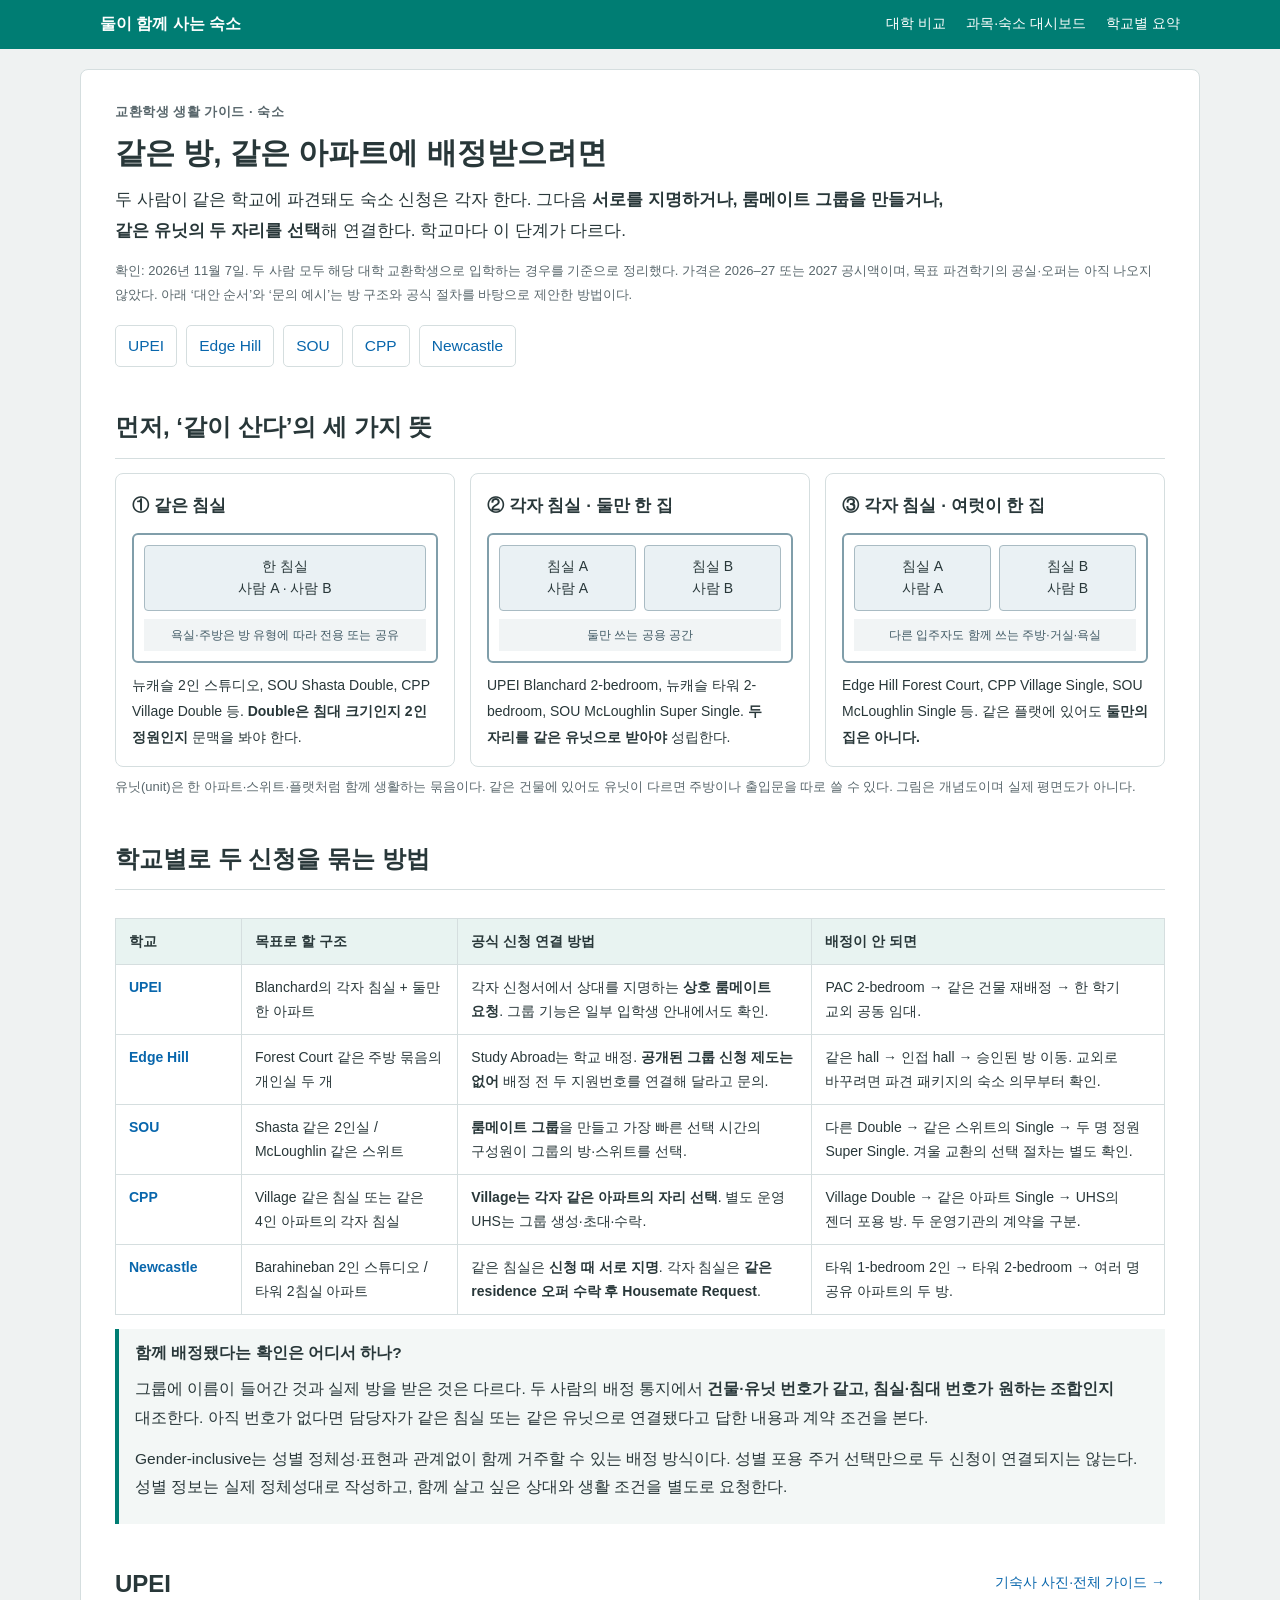
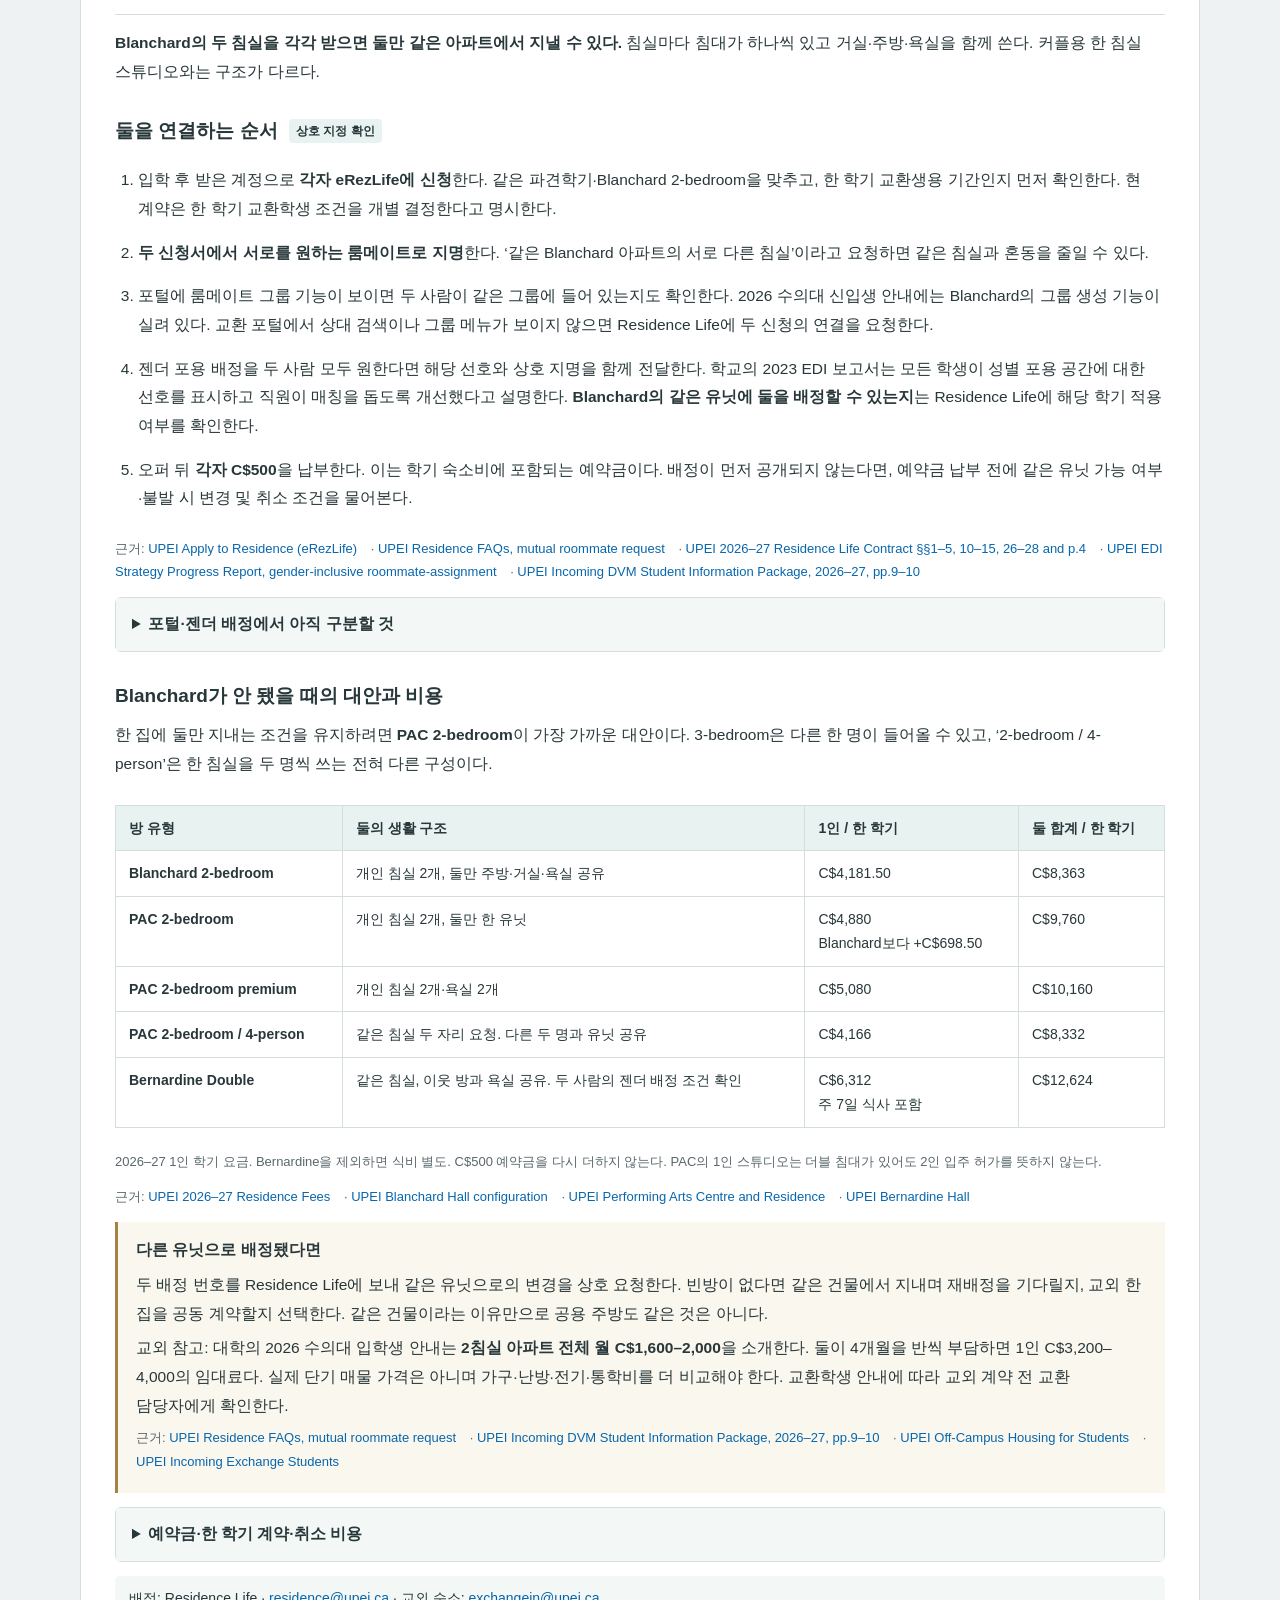
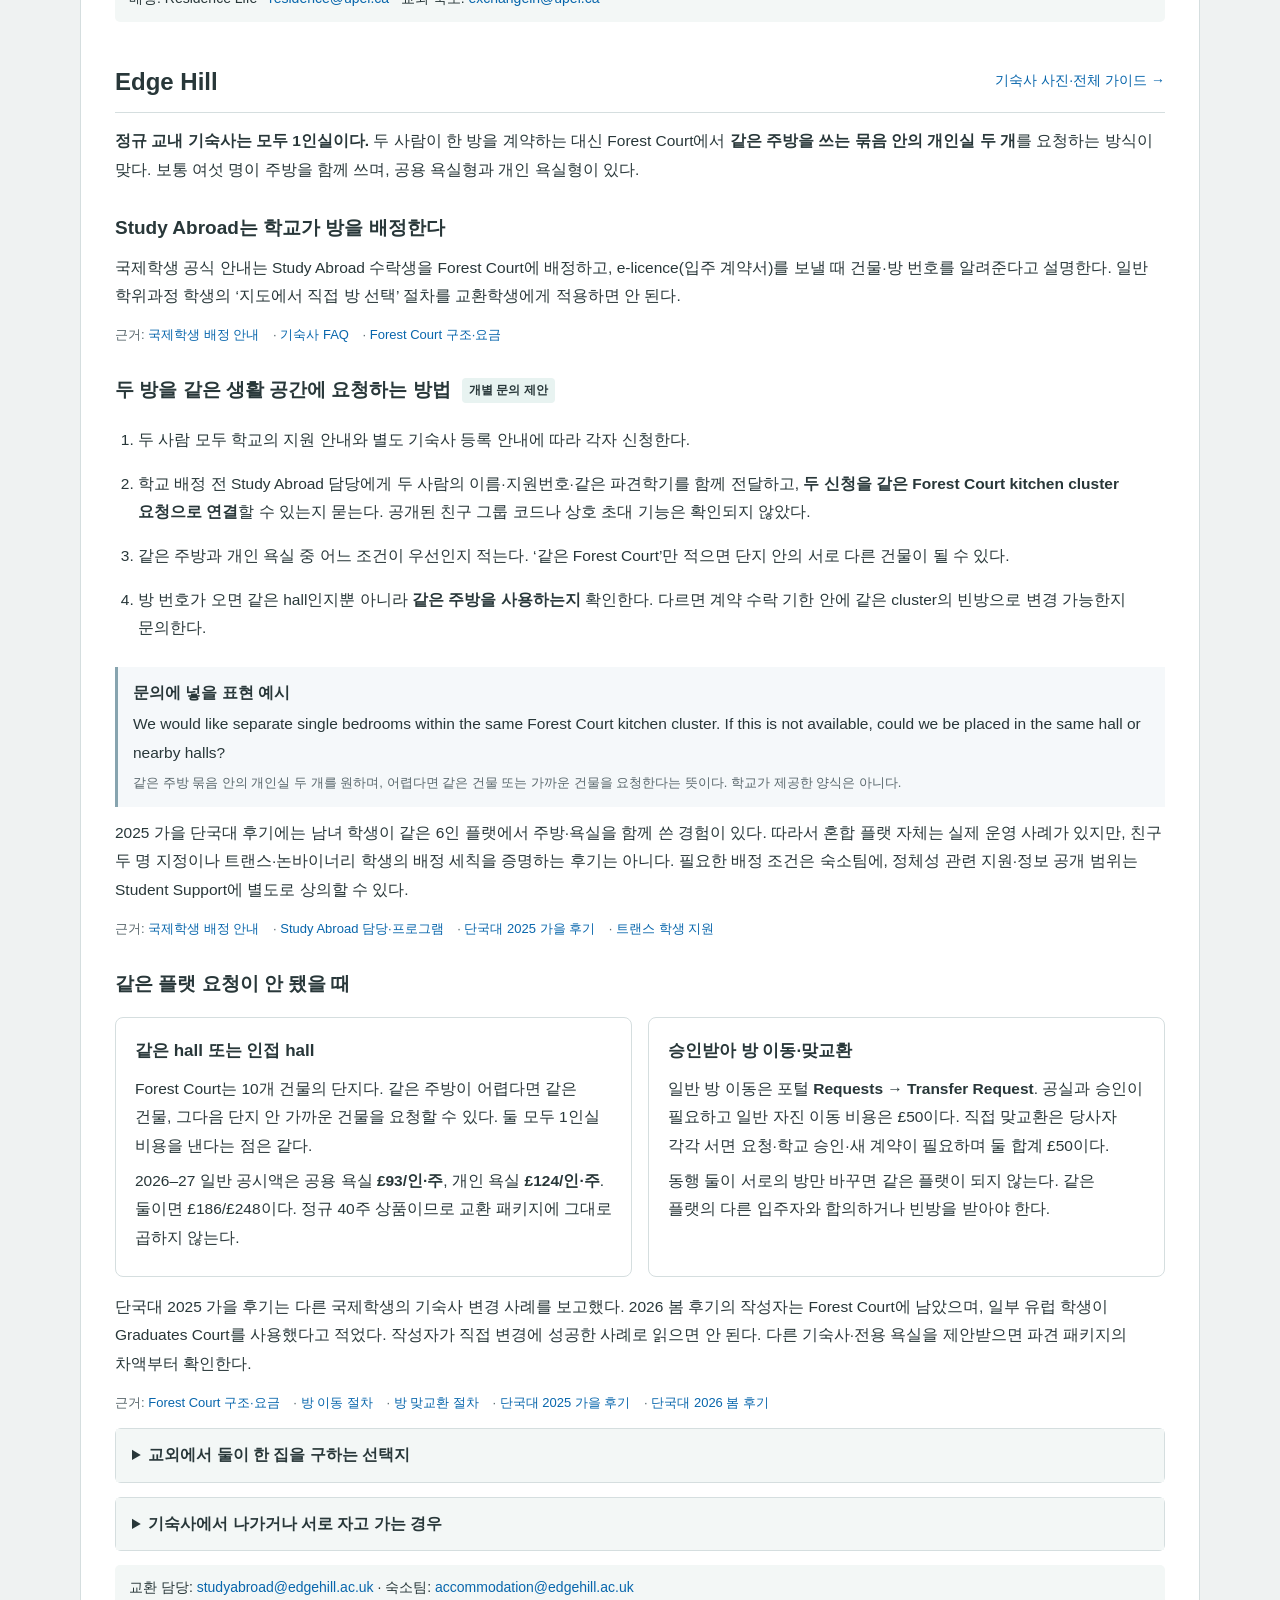
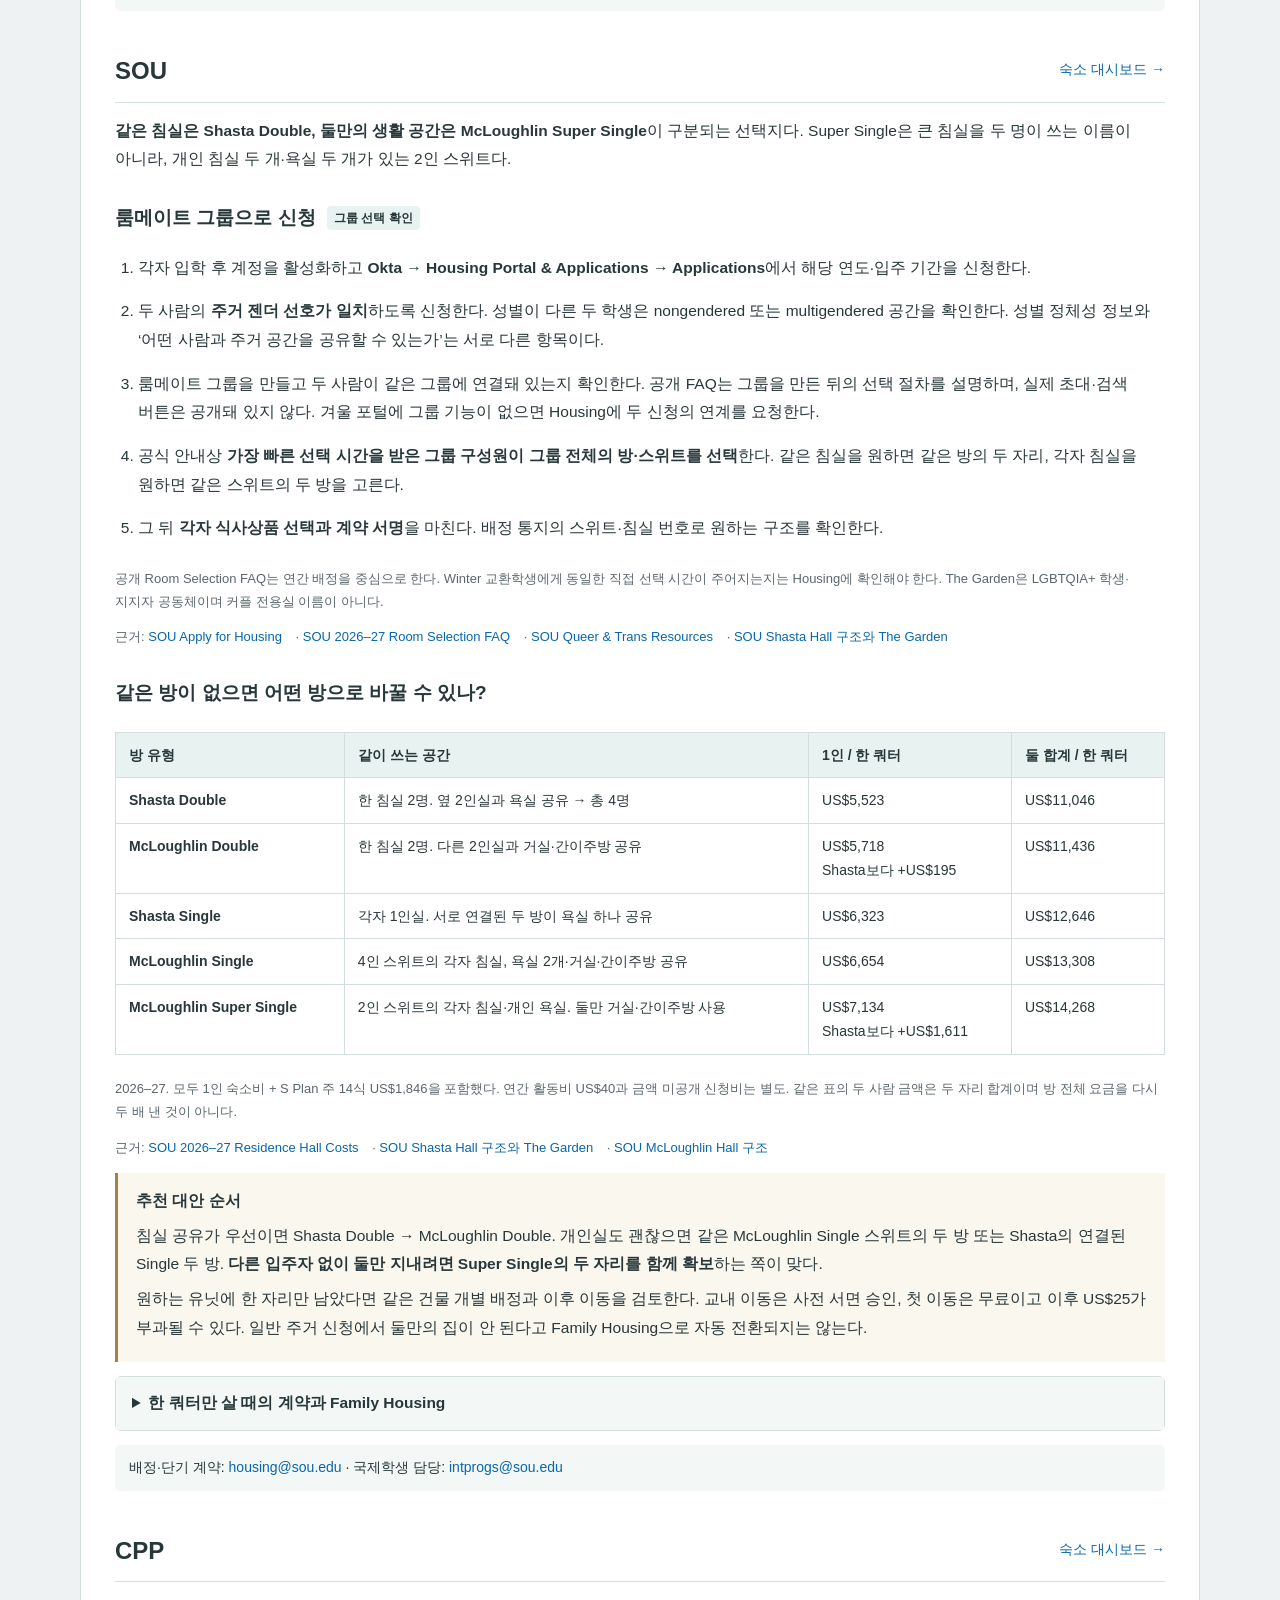
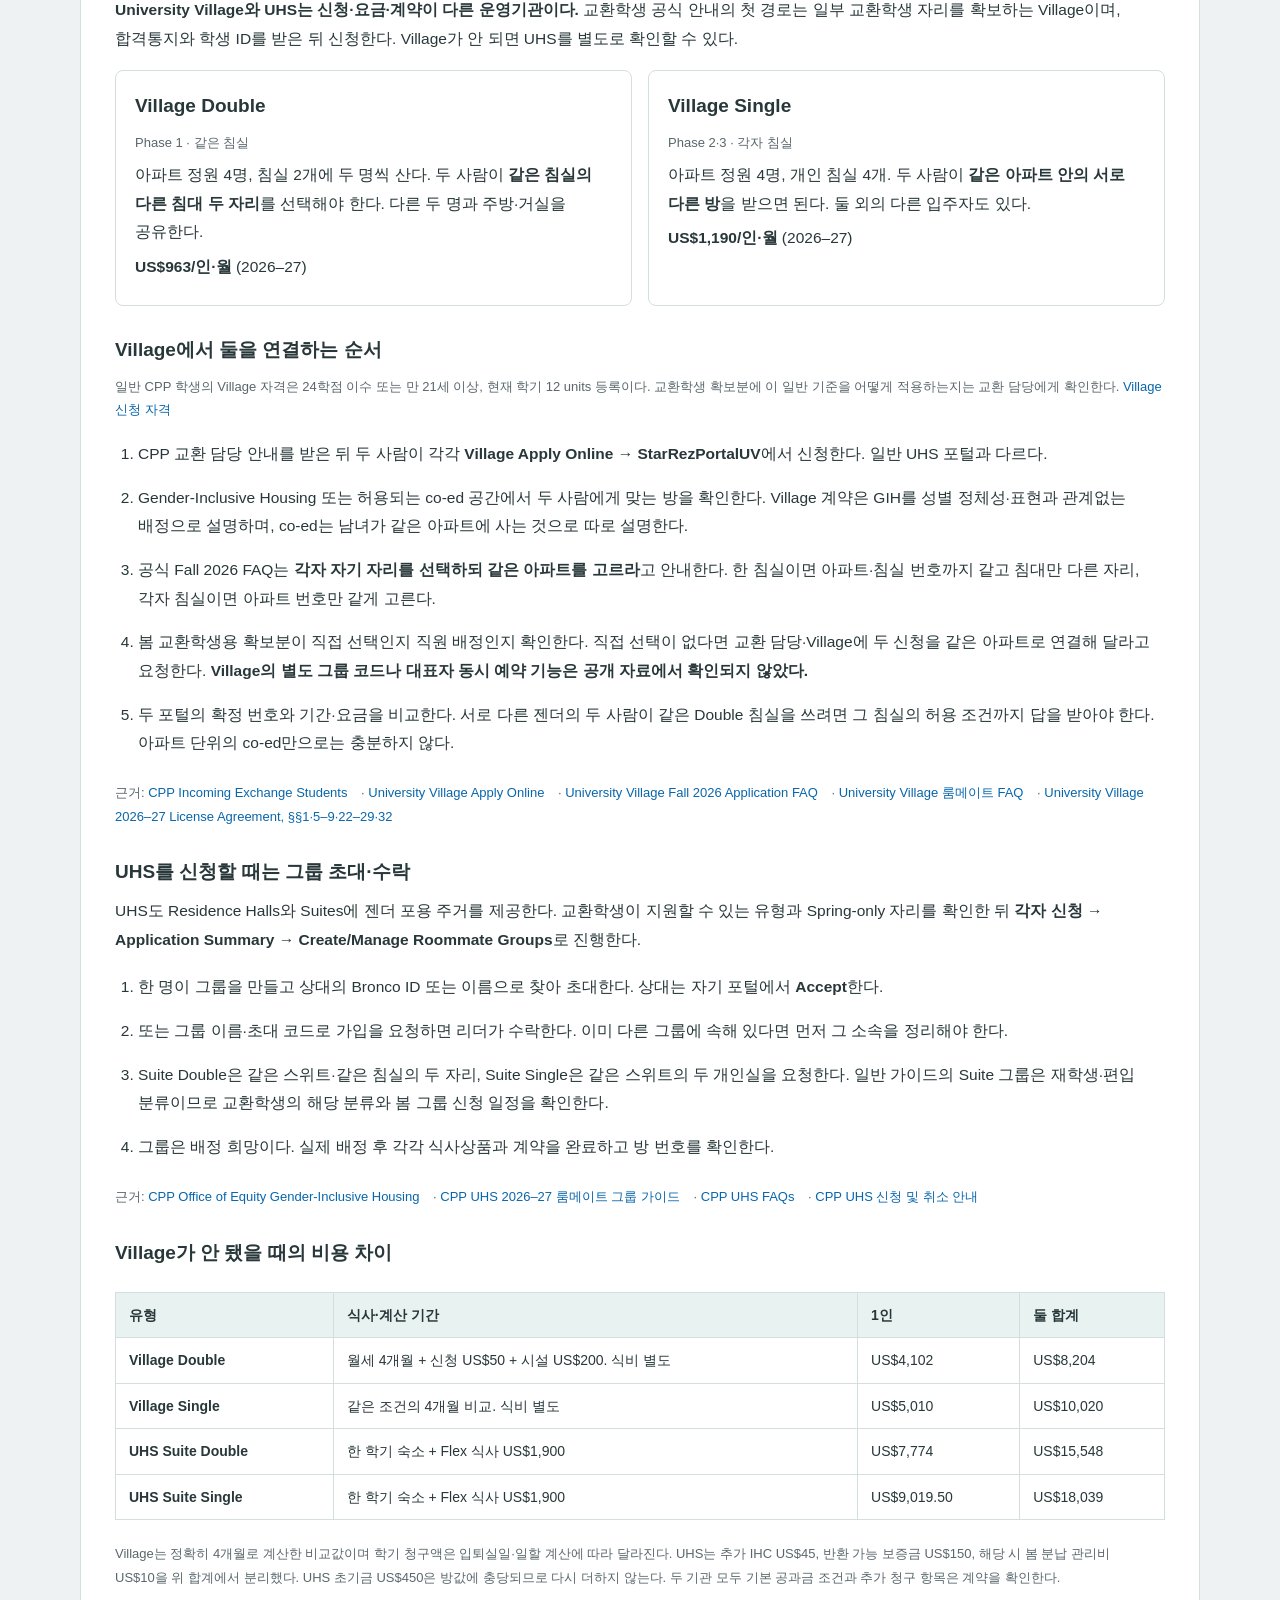
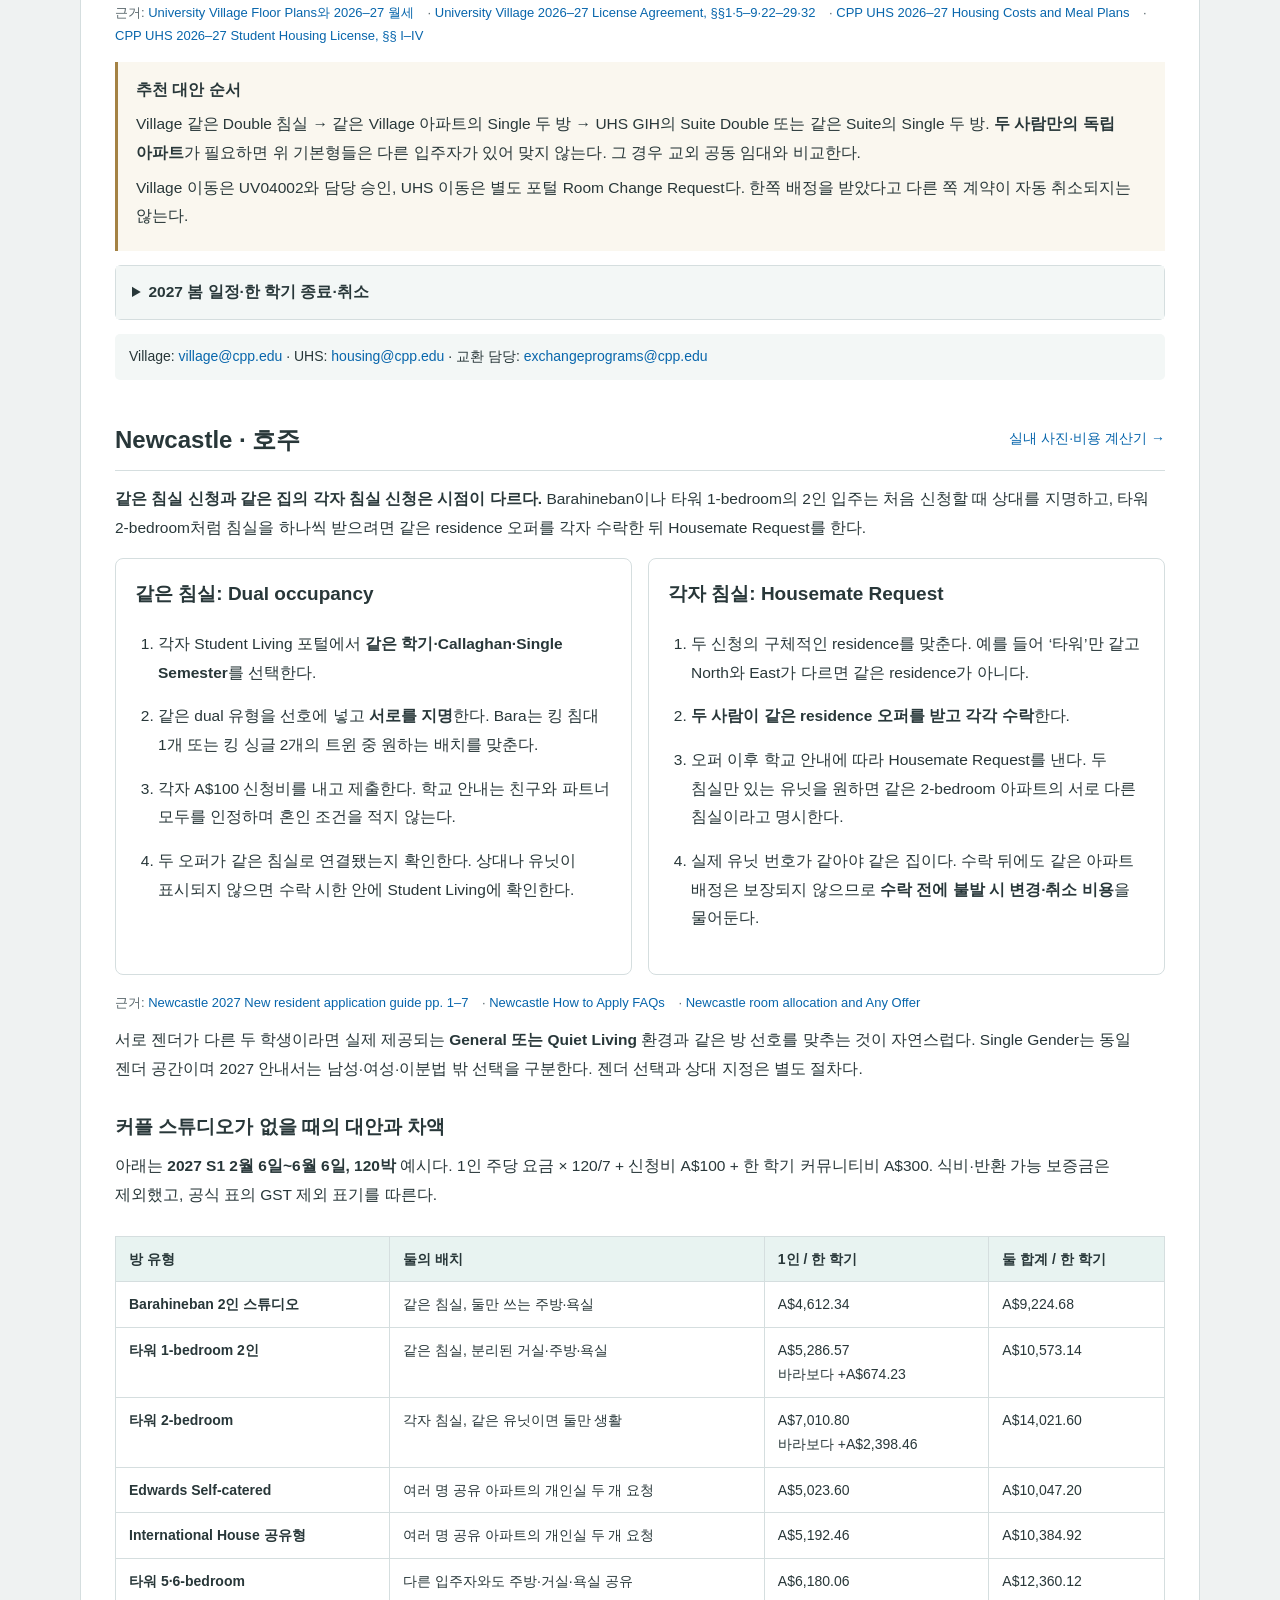
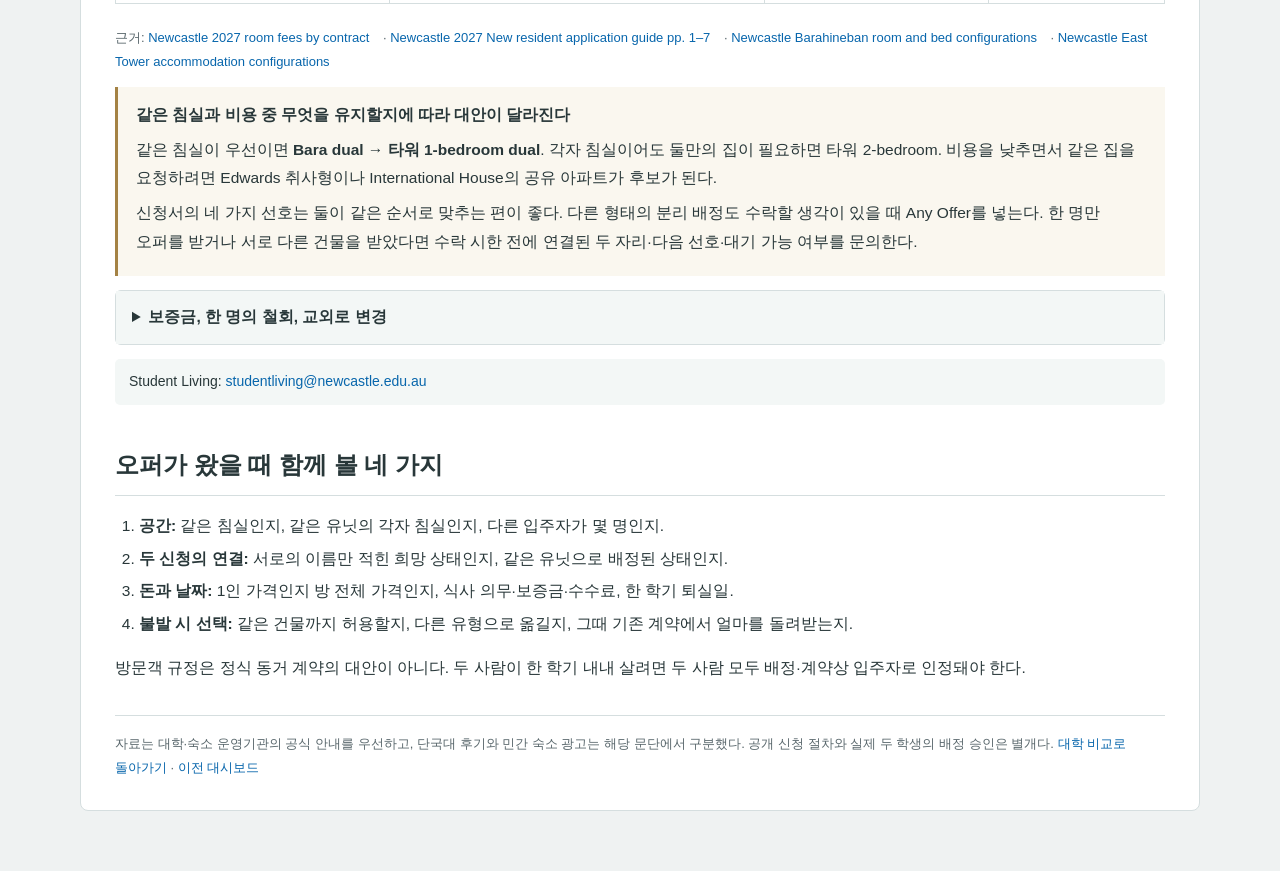
<file: housing.html>
<!doctype html>
<html lang="ko"><head><meta charset="utf-8"><meta name="viewport" content="width=device-width,initial-scale=1">
<title>둘이 함께 사는 숙소 · 교환학생 비교 가이드</title>
<meta name="description" content="UPEI, Edge Hill, SOU, CPP, Newcastle의 같은 침실·같은 아파트 신청 방법과 배정 실패 시 대안, 1인·2인 비용 비교.">
<style>
:root{--brand:#007d73;--link:#0866ac;--thbg:#e8f3f1;--line:#d5dedf;--paper:#fff;--soft:#f3f7f6;--muted:#59676c}
*{box-sizing:border-box}html{scroll-behavior:smooth;scroll-padding-top:72px}body{margin:0;background:#eff2f2;color:#283739;font-family:'Noto Sans KR','Apple SD Gothic Neo','Malgun Gothic',sans-serif;font-size:15.5px;line-height:1.85;word-break:keep-all}a{color:var(--link);text-decoration:none}a:hover{text-decoration:underline}a:focus-visible,summary:focus-visible{outline:3px solid #e2a542;outline-offset:4px}.topbar{position:sticky;top:0;background:var(--brand);z-index:5;color:white}.topbar>div{max-width:1120px;margin:auto;padding:10px 20px;display:flex;gap:20px;align-items:center;flex-wrap:wrap}.topbar a{color:white;font-size:14px}.topbar strong{margin-right:auto}main{max-width:1120px;margin:20px auto 60px;padding:30px 34px;background:var(--paper);border:1px solid var(--line);border-radius:8px;min-width:0}h1{font-size:30px;line-height:1.4;margin:0 0 10px}h2{font-size:24px;border-bottom:1px solid var(--line);padding-bottom:8px;margin:38px 0 14px}h3{font-size:19px;margin:26px 0 8px}h4{font-size:17px;margin:20px 0 8px}p{margin:8px 0 12px}ul,ol{padding-left:24px}li{margin:4px 0}.kicker,.small{font-size:13px;color:var(--muted)}.kicker{font-weight:700;letter-spacing:.04em;margin-bottom:8px}.lead{font-size:17px;max-width:850px}.tw{overflow:auto}table.wt{border-collapse:collapse;width:100%;font-size:14px;line-height:1.75;margin:14px 0}.wt th,.wt td{border:1px solid var(--line);padding:10px 13px;vertical-align:top}.wt th{background:var(--thbg);text-align:left}.wt td:first-child{font-weight:700}#overview+.tw .wt tr>:first-child{min-width:110px;width:12%}.wt .money{white-space:nowrap;font-variant-numeric:tabular-nums}details{border:1px solid var(--line);border-radius:6px;margin:14px 0}summary{padding:12px 16px;background:var(--soft);cursor:pointer;font-weight:700}details>div{padding:8px 17px 15px}.status{display:inline-block;font-size:12px;background:var(--thbg);border-radius:4px;padding:1px 7px;vertical-align:2px;margin-left:6px}.contact{padding:10px 14px;background:var(--soft);font-size:14px;border-radius:5px;overflow-wrap:anywhere}.example{border-left:3px solid #87a4af;padding:9px 15px;margin:12px 0;background:#f5f8fa}.example p{margin:3px 0}.school-back{font-size:14px;float:right;font-weight:400;margin-top:8px}.legend{border-left:4px solid var(--brand);padding:10px 16px;background:var(--soft)}footer{border-top:1px solid var(--line);margin-top:32px;padding-top:16px;font-size:13px;color:var(--muted)}@media(max-width:720px){html{scroll-padding-top:100px}main{margin:10px 8px 30px;padding:22px 16px}h1{font-size:25px}h2{font-size:22px}.topbar>div{gap:8px 16px;padding:9px 14px}.topbar strong{width:100%}.school-back{float:none;display:block;margin-top:4px}.lead{font-size:16px}.wt td,.wt th{padding:9px}.together-jumps a{flex-grow:1;text-align:center}details>div{padding:8px 13px 13px}}@media print{.topbar{position:static}main{border:0;margin:0;max-width:none}details{break-inside:avoid}}
</style>
<link rel="stylesheet" href="assets/guide-responsive.css?v=20261107-2"><script defer src="assets/guide-responsive.js?v=20261107-2"></script>
</head><body class="together-page">
<header class="topbar"><div><strong>둘이 함께 사는 숙소</strong><a href="index.html">대학 비교</a><a href="courses.html#housing">과목·숙소 대시보드</a><a href="#overview">학교별 요약</a></div></header>
<main>
<div class="kicker">교환학생 생활 가이드 · 숙소</div><h1>같은 방, 같은 아파트에 배정받으려면</h1>
<p class="lead">두 사람이 같은 학교에 파견돼도 숙소 신청은 각자 한다. 그다음 <b>서로를 지명하거나, 룸메이트 그룹을 만들거나, 같은 유닛의 두 자리를 선택</b>해 연결한다. 학교마다 이 단계가 다르다.</p>
<p class="small">확인: 2026년 11월 7일. 두 사람 모두 해당 대학 교환학생으로 입학하는 경우를 기준으로 정리했다. 가격은 2026–27 또는 2027 공시액이며, 목표 파견학기의 공실·오퍼는 아직 나오지 않았다. 아래 ‘대안 순서’와 ‘문의 예시’는 방 구조와 공식 절차를 바탕으로 제안한 방법이다.</p>
<nav class="together-jumps" aria-label="대학별 숙소"><a href="#upei">UPEI</a><a href="#edgehill">Edge Hill</a><a href="#sou">SOU</a><a href="#cpp">CPP</a><a href="#newcastle">Newcastle</a></nav>

<h2 id="room-types">먼저, ‘같이 산다’의 세 가지 뜻</h2>
<div class="room-diagrams">
<section class="room-diagram"><h3>① 같은 침실</h3><div class="unit-outline" aria-label="한 침실에 두 사람"><div class="bedroom wide">한 침실<br>사람 A · 사람 B</div><div class="shared">욕실·주방은 방 유형에 따라 전용 또는 공유</div></div><p>뉴캐슬 2인 스튜디오, SOU Shasta Double, CPP Village Double 등. <b>Double은 침대 크기인지 2인 정원인지</b> 문맥을 봐야 한다.</p></section>
<section class="room-diagram"><h3>② 각자 침실 · 둘만 한 집</h3><div class="unit-outline" aria-label="두 침실을 두 사람이 사용"><div class="bedroom">침실 A<br>사람 A</div><div class="bedroom">침실 B<br>사람 B</div><div class="shared">둘만 쓰는 공용 공간</div></div><p>UPEI Blanchard 2-bedroom, 뉴캐슬 타워 2-bedroom, SOU McLoughlin Super Single. <b>두 자리를 같은 유닛으로 받아야</b> 성립한다.</p></section>
<section class="room-diagram"><h3>③ 각자 침실 · 여럿이 한 집</h3><div class="unit-outline" aria-label="각자 침실에 살며 다른 학생과도 공간 공유"><div class="bedroom">침실 A<br>사람 A</div><div class="bedroom">침실 B<br>사람 B</div><div class="shared">다른 입주자도 함께 쓰는 주방·거실·욕실</div></div><p>Edge Hill Forest Court, CPP Village Single, SOU McLoughlin Single 등. 같은 플랫에 있어도 <b>둘만의 집은 아니다.</b></p></section>
</div>
<p class="housing-note">유닛(unit)은 한 아파트·스위트·플랫처럼 함께 생활하는 묶음이다. 같은 건물에 있어도 유닛이 다르면 주방이나 출입문을 따로 쓸 수 있다. 그림은 개념도이며 실제 평면도가 아니다.</p>

<h2 id="overview">학교별로 두 신청을 묶는 방법</h2>
<div class="tw"><table class="wt"><thead><tr><th>학교</th><th>목표로 할 구조</th><th>공식 신청 연결 방법</th><th>배정이 안 되면</th></tr></thead><tbody>
<tr><td><a href="#upei">UPEI</a></td><td>Blanchard의 각자 침실 + 둘만 한 아파트</td><td>각자 신청서에서 상대를 지명하는 <b>상호 룸메이트 요청</b>. 그룹 기능은 일부 입학생 안내에서도 확인.</td><td>PAC 2-bedroom → 같은 건물 재배정 → 한 학기 교외 공동 임대.</td></tr>
<tr><td><a href="#edgehill">Edge Hill</a></td><td>Forest Court 같은 주방 묶음의 개인실 두 개</td><td>Study Abroad는 학교 배정. <b>공개된 그룹 신청 제도는 없어</b> 배정 전 두 지원번호를 연결해 달라고 문의.</td><td>같은 hall → 인접 hall → 승인된 방 이동. 교외로 바꾸려면 파견 패키지의 숙소 의무부터 확인.</td></tr>
<tr><td><a href="#sou">SOU</a></td><td>Shasta 같은 2인실 / McLoughlin 같은 스위트</td><td><b>룸메이트 그룹</b>을 만들고 가장 빠른 선택 시간의 구성원이 그룹의 방·스위트를 선택.</td><td>다른 Double → 같은 스위트의 Single → 두 명 정원 Super Single. 겨울 교환의 선택 절차는 별도 확인.</td></tr>
<tr><td><a href="#cpp">CPP</a></td><td>Village 같은 침실 또는 같은 4인 아파트의 각자 침실</td><td><b>Village는 각자 같은 아파트의 자리 선택</b>. 별도 운영 UHS는 그룹 생성·초대·수락.</td><td>Village Double → 같은 아파트 Single → UHS의 젠더 포용 방. 두 운영기관의 계약을 구분.</td></tr>
<tr><td><a href="#newcastle">Newcastle</a></td><td>Barahineban 2인 스튜디오 / 타워 2침실 아파트</td><td>같은 침실은 <b>신청 때 서로 지명</b>. 각자 침실은 <b>같은 residence 오퍼 수락 후 Housemate Request</b>.</td><td>타워 1-bedroom 2인 → 타워 2-bedroom → 여러 명 공유 아파트의 두 방.</td></tr>
</tbody></table></div>
<div class="legend"><b>함께 배정됐다는 확인은 어디서 하나?</b><p>그룹에 이름이 들어간 것과 실제 방을 받은 것은 다르다. 두 사람의 배정 통지에서 <b>건물·유닛 번호가 같고, 침실·침대 번호가 원하는 조합인지</b> 대조한다. 아직 번호가 없다면 담당자가 같은 침실 또는 같은 유닛으로 연결됐다고 답한 내용과 계약 조건을 본다.</p><p>Gender-inclusive는 성별 정체성·표현과 관계없이 함께 거주할 수 있는 배정 방식이다. 성별 포용 주거 선택만으로 두 신청이 연결되지는 않는다. 성별 정보는 실제 정체성대로 작성하고, 함께 살고 싶은 상대와 생활 조건을 별도로 요청한다.</p></div>

<section id="upei" class="together-school"><h2>UPEI <a class="school-back" href="upei.html#s-7">기숙사 사진·전체 가이드 →</a></h2>
<p><b>Blanchard의 두 침실을 각각 받으면 둘만 같은 아파트에서 지낼 수 있다.</b> 침실마다 침대가 하나씩 있고 거실·주방·욕실을 함께 쓴다. 커플용 한 침실 스튜디오와는 구조가 다르다.</p>
<h3>둘을 연결하는 순서 <span class="status">상호 지정 확인</span></h3>
<ol class="housing-steps"><li>입학 후 받은 계정으로 <b>각자 eRezLife에 신청</b>한다. 같은 파견학기·Blanchard 2-bedroom을 맞추고, 한 학기 교환생용 기간인지 먼저 확인한다. 현 계약은 한 학기 교환학생 조건을 개별 결정한다고 명시한다.</li><li><b>두 신청서에서 서로를 원하는 룸메이트로 지명</b>한다. ‘같은 Blanchard 아파트의 서로 다른 침실’이라고 요청하면 같은 침실과 혼동을 줄일 수 있다.</li><li>포털에 룸메이트 그룹 기능이 보이면 두 사람이 같은 그룹에 들어 있는지도 확인한다. 2026 수의대 신입생 안내에는 Blanchard의 그룹 생성 기능이 실려 있다. 교환 포털에서 상대 검색이나 그룹 메뉴가 보이지 않으면 Residence Life에 두 신청의 연결을 요청한다.</li><li>젠더 포용 배정을 두 사람 모두 원한다면 해당 선호와 상호 지명을 함께 전달한다. 학교의 2023 EDI 보고서는 모든 학생이 성별 포용 공간에 대한 선호를 표시하고 직원이 매칭을 돕도록 개선했다고 설명한다. <b>Blanchard의 같은 유닛에 둘을 배정할 수 있는지</b>는 Residence Life에 해당 학기 적용 여부를 확인한다.</li><li>오퍼 뒤 <b>각자 C$500</b>을 납부한다. 이는 학기 숙소비에 포함되는 예약금이다. 배정이 먼저 공개되지 않는다면, 예약금 납부 전에 같은 유닛 가능 여부·불발 시 변경 및 취소 조건을 물어본다.</li></ol>
<p class="housing-source">근거: <a href="https://www.upei.ca/residence/apply" target="_blank" rel="noopener">UPEI Apply to Residence (eRezLife)</a> · <a href="https://www.upei.ca/residence/residence-faqs" target="_blank" rel="noopener">UPEI Residence FAQs, mutual roommate request</a> · <a href="https://files.upei.ca/residence/upei_residence_life_contract.pdf" target="_blank" rel="noopener">UPEI 2026–27 Residence Life Contract §§1–5, 10–15, 26–28 and p.4</a> · <a href="https://files.upei.ca/edi/upei_edi_progress_report_2023.pdf" target="_blank" rel="noopener">UPEI EDI Strategy Progress Report, gender-inclusive roommate-assignment</a> · <a href="https://files.upei.ca/avc/dvm/incoming_student_information_package.pdf#page=9" target="_blank" rel="noopener">UPEI Incoming DVM Student Information Package, 2026–27, pp.9–10</a></p>
<details><summary>포털·젠더 배정에서 아직 구분할 것</summary><div><p>상호 요청은 대학의 일반 FAQ에 직접 적혀 있다. 그룹 생성 기능은 수의대의 Blanchard 전용 구역 안내에서 확인했으므로, 교환학생에게 같은 버튼·코드가 나타난다고 설명하지 않았다. 성별 포용 정책도 확인했지만 건물별 배정 세칙이나 PAC·Bernardine의 같은 침실 허용 조건까지 공개돼 있지는 않다.</p><p>학교가 배정된 룸메이트에게 이름·이메일을 공유하는 항목은 계약에 있다. 신청서에서 이 공유를 거부할 수도 있다. 필요한 지원과 공개할 정보의 범위는 Residence Life에 따로 전달할 수 있다.</p></div></details>
<h3>Blanchard가 안 됐을 때의 대안과 비용</h3>
<p>한 집에 둘만 지내는 조건을 유지하려면 <b>PAC 2-bedroom</b>이 가장 가까운 대안이다. 3-bedroom은 다른 한 명이 들어올 수 있고, ‘2-bedroom / 4-person’은 한 침실을 두 명씩 쓰는 전혀 다른 구성이다.</p>
<div class="tw"><table class="wt"><thead><tr><th>방 유형</th><th>둘의 생활 구조</th><th>1인 / 한 학기</th><th>둘 합계 / 한 학기</th></tr></thead><tbody>
<tr><td>Blanchard 2-bedroom</td><td>개인 침실 2개, 둘만 주방·거실·욕실 공유</td><td class="money">C$4,181.50</td><td class="money">C$8,363</td></tr>
<tr><td>PAC 2-bedroom</td><td>개인 침실 2개, 둘만 한 유닛</td><td class="money">C$4,880<br>Blanchard보다 +C$698.50</td><td class="money">C$9,760</td></tr>
<tr><td>PAC 2-bedroom premium</td><td>개인 침실 2개·욕실 2개</td><td class="money">C$5,080</td><td class="money">C$10,160</td></tr>
<tr><td>PAC 2-bedroom / 4-person</td><td>같은 침실 두 자리 요청. 다른 두 명과 유닛 공유</td><td class="money">C$4,166</td><td class="money">C$8,332</td></tr>
<tr><td>Bernardine Double</td><td>같은 침실, 이웃 방과 욕실 공유. 두 사람의 젠더 배정 조건 확인</td><td class="money">C$6,312<br>주 7일 식사 포함</td><td class="money">C$12,624</td></tr>
</tbody></table></div><p class="housing-note">2026–27 1인 학기 요금. Bernardine을 제외하면 식비 별도. C$500 예약금을 다시 더하지 않는다. PAC의 1인 스튜디오는 더블 침대가 있어도 2인 입주 허가를 뜻하지 않는다.</p>
<p class="housing-source">근거: <a href="https://www.upei.ca/residence/residence-fees" target="_blank" rel="noopener">UPEI 2026–27 Residence Fees</a> · <a href="https://www.upei.ca/residence/buildings/blanchard-hall" target="_blank" rel="noopener">UPEI Blanchard Hall configuration</a> · <a href="https://www.upei.ca/residence/buildings/performing-arts-centre-and-residence" target="_blank" rel="noopener">UPEI Performing Arts Centre and Residence</a> · <a href="https://www.upei.ca/residence/buildings/bernardine-hall" target="_blank" rel="noopener">UPEI Bernardine Hall</a></p>
<div class="housing-fallback"><b>다른 유닛으로 배정됐다면</b><p>두 배정 번호를 Residence Life에 보내 같은 유닛으로의 변경을 상호 요청한다. 빈방이 없다면 같은 건물에서 지내며 재배정을 기다릴지, 교외 한 집을 공동 계약할지 선택한다. 같은 건물이라는 이유만으로 공용 주방도 같은 것은 아니다.</p><p>교외 참고: 대학의 2026 수의대 입학생 안내는 <b>2침실 아파트 전체 월 C$1,600–2,000</b>을 소개한다. 둘이 4개월을 반씩 부담하면 1인 C$3,200–4,000의 임대료다. 실제 단기 매물 가격은 아니며 가구·난방·전기·통학비를 더 비교해야 한다. 교환학생 안내에 따라 교외 계약 전 교환 담당자에게 확인한다.</p><p class="housing-source">근거: <a href="https://www.upei.ca/residence/residence-faqs" target="_blank" rel="noopener">UPEI Residence FAQs, mutual roommate request</a> · <a href="https://files.upei.ca/avc/dvm/incoming_student_information_package.pdf#page=9" target="_blank" rel="noopener">UPEI Incoming DVM Student Information Package, 2026–27, pp.9–10</a> · <a href="https://www.upei.ca/off-campus-housing/students" target="_blank" rel="noopener">UPEI Off-Campus Housing for Students</a> · <a href="https://www.upei.ca/international-students/incoming-exchange-students" target="_blank" rel="noopener">UPEI Incoming Exchange Students</a></p></div>
<details><summary>예약금·한 학기 계약·취소 비용</summary><div><p>공개 신청 링크가 학년 전체용이어도 그대로 8개월 계약을 제출하지 않는다. 신청 제출 자체가 전자 계약 동의이고, 한 학기 교환은 계약 §3에 따라 별도 기간·금액을 정한다.</p><p>일반 계약에서 계약 시작일 전 취소는 개인 C$500 예약금 손실이 기본이며 학업허가 거절 예외가 있다. Winter-only는 계약 시작일 이후 자진 퇴실해도 겨울학기 비용을 환불하지 않는다. 연간 계약을 10월 1일~12월 21일에 끝내면 가을 전액과 겨울 숙소비 50%를 부담하는 규정이 있으므로, <b>가을 한 학기 종료가 처음부터 계약에 들어 있는지</b> 확인한다. 공동배정 불발에 대한 자동 환불 조항은 확인되지 않았다.</p><p class="housing-source">근거: <a href="https://files.upei.ca/residence/upei_residence_life_contract.pdf" target="_blank" rel="noopener">UPEI 2026–27 Residence Life Contract §§1–5, 10–15, 26–28 and p.4</a></p></div></details>
<p class="contact">배정: Residence Life · <a href="mailto:residence@upei.ca">residence@upei.ca</a> · 교외 숙소: <a href="mailto:exchangein@upei.ca">exchangein@upei.ca</a></p>
</section>

<section id="edgehill" class="together-school"><h2>Edge Hill <a class="school-back" href="edgehill.html#s-6">기숙사 사진·전체 가이드 →</a></h2>
<p><b>정규 교내 기숙사는 모두 1인실이다.</b> 두 사람이 한 방을 계약하는 대신 Forest Court에서 <b>같은 주방을 쓰는 묶음 안의 개인실 두 개</b>를 요청하는 방식이 맞다. 보통 여섯 명이 주방을 함께 쓰며, 공용 욕실형과 개인 욕실형이 있다.</p>
<h3>Study Abroad는 학교가 방을 배정한다</h3>
<p>국제학생 공식 안내는 Study Abroad 수락생을 Forest Court에 배정하고, e-licence(입주 계약서)를 보낼 때 건물·방 번호를 알려준다고 설명한다. 일반 학위과정 학생의 ‘지도에서 직접 방 선택’ 절차를 교환학생에게 적용하면 안 된다.</p>
<p class="housing-source">근거: <a href="https://www.edgehill.ac.uk/study/accommodation/international/" target="_blank" rel="noopener">국제학생 배정 안내</a> · <a href="https://www.edgehill.ac.uk/study/accommodation/accommodation-faqs/" target="_blank" rel="noopener">기숙사 FAQ</a> · <a href="https://www.edgehill.ac.uk/study/accommodation/forest-court/" target="_blank" rel="noopener">Forest Court 구조·요금</a></p>
<h3>두 방을 같은 생활 공간에 요청하는 방법 <span class="status">개별 문의 제안</span></h3>
<ol class="housing-steps"><li>두 사람 모두 학교의 지원 안내와 별도 기숙사 등록 안내에 따라 각자 신청한다.</li><li>학교 배정 전 Study Abroad 담당에게 두 사람의 이름·지원번호·같은 파견학기를 함께 전달하고, <b>두 신청을 같은 Forest Court kitchen cluster 요청으로 연결</b>할 수 있는지 묻는다. 공개된 친구 그룹 코드나 상호 초대 기능은 확인되지 않았다.</li><li>같은 주방과 개인 욕실 중 어느 조건이 우선인지 적는다. ‘같은 Forest Court’만 적으면 단지 안의 서로 다른 건물이 될 수 있다.</li><li>방 번호가 오면 같은 hall인지뿐 아니라 <b>같은 주방을 사용하는지</b> 확인한다. 다르면 계약 수락 기한 안에 같은 cluster의 빈방으로 변경 가능한지 문의한다.</li></ol>
<div class="example"><p><b>문의에 넣을 표현 예시</b></p><p>We would like separate single bedrooms within the same Forest Court kitchen cluster. If this is not available, could we be placed in the same hall or nearby halls?</p><p class="small">같은 주방 묶음 안의 개인실 두 개를 원하며, 어렵다면 같은 건물 또는 가까운 건물을 요청한다는 뜻이다. 학교가 제공한 양식은 아니다.</p></div>
<p>2025 가을 단국대 후기에는 남녀 학생이 같은 6인 플랫에서 주방·욕실을 함께 쓴 경험이 있다. 따라서 혼합 플랫 자체는 실제 운영 사례가 있지만, 친구 두 명 지정이나 트랜스·논바이너리 학생의 배정 세칙을 증명하는 후기는 아니다. 필요한 배정 조건은 숙소팀에, 정체성 관련 지원·정보 공개 범위는 Student Support에 별도로 상의할 수 있다.</p>
<p class="housing-source">근거: <a href="https://www.edgehill.ac.uk/study/accommodation/international/" target="_blank" rel="noopener">국제학생 배정 안내</a> · <a href="https://www.edgehill.ac.uk/departments/support/international/study-abroad-and-erasmus/study-abroad-at-edge-hill-university/" target="_blank" rel="noopener">Study Abroad 담당·프로그램</a> · <a href="https://cms.dankook.ac.kr/web/international/-31t5?p_p_id=dku_bbs_web_BbsPortlet&amp;_dku_bbs_web_BbsPortlet_action=view_message&amp;_dku_bbs_web_BbsPortlet_bbsMessageId=169888" target="_blank" rel="noopener">단국대 2025 가을 후기</a> · <a href="https://www.edgehill.ac.uk/departments/support/studentservices/student-support-team/support-for-transgender-students/" target="_blank" rel="noopener">트랜스 학생 지원</a></p>
<h3>같은 플랫 요청이 안 됐을 때</h3>
<div class="housing-options"><div class="housing-option"><h4>같은 hall 또는 인접 hall</h4><p>Forest Court는 10개 건물의 단지다. 같은 주방이 어렵다면 같은 건물, 그다음 단지 안 가까운 건물을 요청할 수 있다. 둘 모두 1인실 비용을 낸다는 점은 같다.</p><p>2026–27 일반 공시액은 공용 욕실 <b>£93/인·주</b>, 개인 욕실 <b>£124/인·주</b>. 둘이면 £186/£248이다. 정규 40주 상품이므로 교환 패키지에 그대로 곱하지 않는다.</p></div><div class="housing-option"><h4>승인받아 방 이동·맞교환</h4><p>일반 방 이동은 포털 <b>Requests → Transfer Request</b>. 공실과 승인이 필요하고 일반 자진 이동 비용은 £50이다. 직접 맞교환은 당사자 각각 서면 요청·학교 승인·새 계약이 필요하며 둘 합계 £50이다.</p><p>동행 둘이 서로의 방만 바꾸면 같은 플랫이 되지 않는다. 같은 플랫의 다른 입주자와 합의하거나 빈방을 받아야 한다.</p></div></div>
<p>단국대 2025 가을 후기는 다른 국제학생의 기숙사 변경 사례를 보고했다. 2026 봄 후기의 작성자는 Forest Court에 남았으며, 일부 유럽 학생이 Graduates Court를 사용했다고 적었다. 작성자가 직접 변경에 성공한 사례로 읽으면 안 된다. 다른 기숙사·전용 욕실을 제안받으면 파견 패키지의 차액부터 확인한다.</p>
<p class="housing-source">근거: <a href="https://www.edgehill.ac.uk/study/accommodation/forest-court/" target="_blank" rel="noopener">Forest Court 구조·요금</a> · <a href="https://askusatcatalyst.edgehill.ac.uk/Accommodation/faq/274048" target="_blank" rel="noopener">방 이동 절차</a> · <a href="https://askusatcatalyst.edgehill.ac.uk/Accommodation/faq/276091" target="_blank" rel="noopener">방 맞교환 절차</a> · <a href="https://cms.dankook.ac.kr/web/international/-31t5?p_p_id=dku_bbs_web_BbsPortlet&amp;_dku_bbs_web_BbsPortlet_action=view_message&amp;_dku_bbs_web_BbsPortlet_bbsMessageId=169888" target="_blank" rel="noopener">단국대 2025 가을 후기</a> · <a href="https://cms.dankook.ac.kr/web/international/-31t5?p_p_id=dku_bbs_web_BbsPortlet&amp;_dku_bbs_web_BbsPortlet_action=view_message&amp;_dku_bbs_web_BbsPortlet_bbsMessageId=185901" target="_blank" rel="noopener">단국대 2026 봄 후기</a></p>
<details><summary>교외에서 둘이 한 집을 구하는 선택지</summary><div><p>단국대 기존 모집 조건에는 교내 숙소 의무가 있어 <b>교외 변경 허용과 숙식 패키지 환불·차액</b>이 먼저다. 허용된다면 다음은 실제로 문의할 만한 경로다.</p><ul><li><b>McComb Students:</b> 국제학생을 위한 단기 임대 문의와 소규모 그룹 예약을 별도로 운영한다. 한 학기·두 방·같은 주방을 동시에 적용할 수 있는지 한 번에 견적을 요청한다. 그룹 계약은 각자 체결하는 방식이다.</li><li><b>Tiny Pig:</b> 12 Park Road의 2침실 플랫은 £150/인·주, 46 Church Street의 4침실 플랫 두 방은 £145/인·주라는 공개 사례가 있다. 18주를 계약한다는 예시라면 둘 임대료 £5,400/£5,220. 실제 목표학기 공실·단기 계약·공과금은 별도 확인이다.</li><li><b>같은 침실:</b> McComb의 일부 2인 점유 가능 상품이 있지만, 공개 ‘주 £300부터’는 50주 상품이다. 한 학기 두 명 총액으로 쓰지 않는다.</li></ul><p>학교의 The Hollies에는 더블룸도 있으나 방문객 숙소로 최대 5박이다. 학기 동거의 대안은 아니다.</p><p class="housing-source">근거: <a href="https://www.edgehillstudentpad.co.uk/" target="_blank" rel="noopener">학교 Studentpad</a> · <a href="https://www.mccombstudents.com/short-term-tenancy/" target="_blank" rel="noopener">McComb 단기 임대</a> · <a href="https://www.mccombstudents.com/group-bookings/" target="_blank" rel="noopener">McComb 그룹 예약</a> · <a href="https://www.tinypigstudents.co.uk/" target="_blank" rel="noopener">Tiny Pig 방 유형·공시 가격</a> · <a href="https://www.mccombstudents.com/room/the-penthouse-flat-one/" target="_blank" rel="noopener">McComb 2인 점유 상품</a> · <a href="https://thehollies.edgehill.ac.uk/bookings/" target="_blank" rel="noopener">The Hollies 방문객 숙소</a></p></div></details>
<details><summary>기숙사에서 나가거나 서로 자고 가는 경우</summary><div><p>서명 후 퇴실은 <b>Requests → Application to Leave</b>로 신청하고 학교의 해지 확인을 받아야 한다. 일반 FAQ는 조건에 맞는 대체 입주자가 필요한 경우가 많다고 안내한다. 2026–27 계약 본문은 이번 조사에서 열리지 않아 과거 약관의 취소 일수를 현 계약에 옮기지 않았다.</p><p>방문객 숙박은 성인 1명, 최소 3일 전 신청, 연속 최대 2박과 이후 5일 간격이다. 다른 기숙사에 사는 학생도 해당한다. 방 하나를 계약하고 방문으로 장기 동거하는 방식은 사용할 수 없다.</p><p class="housing-source">근거: <a href="https://askusatcatalyst.edgehill.ac.uk/Accommodation/faq/276090" target="_blank" rel="noopener">중도 퇴실 절차</a> · <a href="https://www.edgehill.ac.uk/document/licence-residential-agreement/" target="_blank" rel="noopener">연도별 기숙사 계약</a> · <a href="https://askusatcatalyst.edgehill.ac.uk/Accommodation/faq/274401" target="_blank" rel="noopener">방문객 숙박 규정</a></p></div></details>
<p class="contact">교환 담당: <a href="mailto:studyabroad@edgehill.ac.uk">studyabroad@edgehill.ac.uk</a> · 숙소팀: <a href="mailto:accommodation@edgehill.ac.uk">accommodation@edgehill.ac.uk</a></p>
</section>

<section id="sou" class="together-school"><h2>SOU <a class="school-back" href="courses.html#housing">숙소 대시보드 →</a></h2>
<p><b>같은 침실은 Shasta Double, 둘만의 생활 공간은 McLoughlin Super Single</b>이 구분되는 선택지다. Super Single은 큰 침실을 두 명이 쓰는 이름이 아니라, 개인 침실 두 개·욕실 두 개가 있는 2인 스위트다.</p>
<h3>룸메이트 그룹으로 신청 <span class="status">그룹 선택 확인</span></h3>
<ol class="housing-steps"><li>각자 입학 후 계정을 활성화하고 <b>Okta → Housing Portal & Applications → Applications</b>에서 해당 연도·입주 기간을 신청한다.</li><li>두 사람의 <b>주거 젠더 선호가 일치</b>하도록 신청한다. 성별이 다른 두 학생은 nongendered 또는 multigendered 공간을 확인한다. 성별 정체성 정보와 ‘어떤 사람과 주거 공간을 공유할 수 있는가’는 서로 다른 항목이다.</li><li>룸메이트 그룹을 만들고 두 사람이 같은 그룹에 연결돼 있는지 확인한다. 공개 FAQ는 그룹을 만든 뒤의 선택 절차를 설명하며, 실제 초대·검색 버튼은 공개돼 있지 않다. 겨울 포털에 그룹 기능이 없으면 Housing에 두 신청의 연계를 요청한다.</li><li>공식 안내상 <b>가장 빠른 선택 시간을 받은 그룹 구성원이 그룹 전체의 방·스위트를 선택</b>한다. 같은 침실을 원하면 같은 방의 두 자리, 각자 침실을 원하면 같은 스위트의 두 방을 고른다.</li><li>그 뒤 <b>각자 식사상품 선택과 계약 서명</b>을 마친다. 배정 통지의 스위트·침실 번호로 원하는 구조를 확인한다.</li></ol>
<p class="housing-note">공개 Room Selection FAQ는 연간 배정을 중심으로 한다. Winter 교환학생에게 동일한 직접 선택 시간이 주어지는지는 Housing에 확인해야 한다. The Garden은 LGBTQIA+ 학생·지지자 공동체이며 커플 전용실 이름이 아니다.</p>
<p class="housing-source">근거: <a href="https://sou.edu/housing/apply-for-housing/" target="_blank" rel="noopener">SOU Apply for Housing</a> · <a href="https://sou.edu/housing/wp-content/uploads/sites/32/2026/07/Room-Selection-FAQ.pdf" target="_blank" rel="noopener">SOU 2026–27 Room Selection FAQ</a> · <a href="https://belong.sou.edu/gsj/trans-resources/" target="_blank" rel="noopener">SOU Queer &amp; Trans Resources</a> · <a href="https://sou.edu/housing/residence-halls/shasta/" target="_blank" rel="noopener">SOU Shasta Hall 구조와 The Garden</a></p>
<h3>같은 방이 없으면 어떤 방으로 바꿀 수 있나?</h3>
<div class="tw"><table class="wt"><thead><tr><th>방 유형</th><th>같이 쓰는 공간</th><th>1인 / 한 쿼터</th><th>둘 합계 / 한 쿼터</th></tr></thead><tbody>
<tr><td>Shasta Double</td><td>한 침실 2명. 옆 2인실과 욕실 공유 → 총 4명</td><td class="money">US$5,523</td><td class="money">US$11,046</td></tr>
<tr><td>McLoughlin Double</td><td>한 침실 2명. 다른 2인실과 거실·간이주방 공유</td><td class="money">US$5,718<br>Shasta보다 +US$195</td><td class="money">US$11,436</td></tr>
<tr><td>Shasta Single</td><td>각자 1인실. 서로 연결된 두 방이 욕실 하나 공유</td><td class="money">US$6,323</td><td class="money">US$12,646</td></tr>
<tr><td>McLoughlin Single</td><td>4인 스위트의 각자 침실, 욕실 2개·거실·간이주방 공유</td><td class="money">US$6,654</td><td class="money">US$13,308</td></tr>
<tr><td>McLoughlin Super Single</td><td>2인 스위트의 각자 침실·개인 욕실. 둘만 거실·간이주방 사용</td><td class="money">US$7,134<br>Shasta보다 +US$1,611</td><td class="money">US$14,268</td></tr>
</tbody></table></div><p class="housing-note">2026–27. 모두 1인 숙소비 + S Plan 주 14식 US$1,846을 포함했다. 연간 활동비 US$40과 금액 미공개 신청비는 별도. 같은 표의 두 사람 금액은 두 자리 합계이며 방 전체 요금을 다시 두 배 낸 것이 아니다.</p>
<p class="housing-source">근거: <a href="https://sou.edu/housing/residence-halls/costs/" target="_blank" rel="noopener">SOU 2026–27 Residence Hall Costs</a> · <a href="https://sou.edu/housing/residence-halls/shasta/" target="_blank" rel="noopener">SOU Shasta Hall 구조와 The Garden</a> · <a href="https://sou.edu/housing/residence-halls/mcloughlin/" target="_blank" rel="noopener">SOU McLoughlin Hall 구조</a></p>
<div class="housing-fallback"><b>추천 대안 순서</b><p>침실 공유가 우선이면 Shasta Double → McLoughlin Double. 개인실도 괜찮으면 같은 McLoughlin Single 스위트의 두 방 또는 Shasta의 연결된 Single 두 방. <b>다른 입주자 없이 둘만 지내려면 Super Single의 두 자리를 함께 확보</b>하는 쪽이 맞다.</p><p>원하는 유닛에 한 자리만 남았다면 같은 건물 개별 배정과 이후 이동을 검토한다. 교내 이동은 사전 서면 승인, 첫 이동은 무료이고 이후 US$25가 부과될 수 있다. 일반 주거 신청에서 둘만의 집이 안 된다고 Family Housing으로 자동 전환되지는 않는다.</p></div>
<details><summary>한 쿼터만 살 때의 계약과 Family Housing</summary><div><p>일반 기숙사 계약은 학년 전체 또는 서명 시점에 남은 학년도에 적용된다. <b>Winter-only 교환 종료 시 Spring 비용까지 면제되는지</b>를 서명 전 서면으로 확인한다. 짐·열쇠·퇴실 설문을 처리하는 절차와 남은 쿼터의 납부 책임은 서로 다르다.</p><p>겨울 신규 계약 취소가 승인되는 경우에도 계약의 시점별 비용이 크다. 11월 30일까지 US$500, 12월 중 US$1,000, 1월 1일~개강 전날 승인 취소는 Winter 주거비 전액 기준이며 이 경우 Spring 비용은 면제한다. 이는 정상적인 Winter-only 교환 종료와 다른 절차다. 입주와 개강 중 더 이른 시점부터는 계약기간 전체 책임 조항이 있으므로, 같은 방 배정이 안 됐을 때의 취소 조건도 계약 전에 확인한다.</p><p><b>Student Apartments & Family Housing(SAFH)</b>은 결혼뿐 아니라 요건을 충족한 파트너 관계도 신청 경로가 있다. 그러나 가구가 없고 계속 등록·학점 요건, 보통 7월~이듬해 6월 임대기간, 조기해지 시 월세 1.5개월분이 있어 1쿼터의 기본 대안으로 삼기 어렵다. 짧은 교환에 대한 예외를 먼저 확인해야 한다.</p><p class="housing-source">근거: <a href="https://sou.edu/housing/wp-content/uploads/sites/32/2026/07/Res-Hall-McShasta-Contract-26-27.pdf" target="_blank" rel="noopener">SOU 2026–27 Shasta·McLoughlin(Contract CHF), C–E·K·M</a> · <a href="https://sou.edu/housing/student-apartments-family-housing/safh-resources/eligibility-requirements/" target="_blank" rel="noopener">SOU SAFH 신청 자격과 우선순위</a> · <a href="https://sou.edu/housing/student-apartments-family-housing/safh-resources/check-in-check-out-process/" target="_blank" rel="noopener">SOU SAFH 신청·입퇴거·계약 조기해지</a> · <a href="https://sou.edu/housing/student-apartments-family-housing/safh-resources/rental-forms/" target="_blank" rel="noopener">SOU SAFH 거주자 변경과 Couples Affidavit</a></p></div></details>
<p class="contact">배정·단기 계약: <a href="mailto:housing@sou.edu">housing@sou.edu</a> · 국제학생 담당: <a href="mailto:intprogs@sou.edu">intprogs@sou.edu</a></p>
</section>

<section id="cpp" class="together-school"><h2>CPP <a class="school-back" href="courses.html#housing">숙소 대시보드 →</a></h2>
<p><b>University Village와 UHS는 신청·요금·계약이 다른 운영기관이다.</b> 교환학생 공식 안내의 첫 경로는 일부 교환학생 자리를 확보하는 Village이며, 합격통지와 학생 ID를 받은 뒤 신청한다. Village가 안 되면 UHS를 별도로 확인할 수 있다.</p>
<div class="housing-options"><div class="housing-option"><h3>Village Double</h3><p class="room-kind">Phase 1 · 같은 침실</p><p>아파트 정원 4명, 침실 2개에 두 명씩 산다. 두 사람이 <b>같은 침실의 다른 침대 두 자리</b>를 선택해야 한다. 다른 두 명과 주방·거실을 공유한다.</p><p><b>US$963/인·월</b> (2026–27)</p></div><div class="housing-option"><h3>Village Single</h3><p class="room-kind">Phase 2·3 · 각자 침실</p><p>아파트 정원 4명, 개인 침실 4개. 두 사람이 <b>같은 아파트 안의 서로 다른 방</b>을 받으면 된다. 둘 외의 다른 입주자도 있다.</p><p><b>US$1,190/인·월</b> (2026–27)</p></div></div>
<h3>Village에서 둘을 연결하는 순서</h3>
<p class="housing-note">일반 CPP 학생의 Village 자격은 24학점 이수 또는 만 21세 이상, 현재 학기 12 units 등록이다. 교환학생 확보분에 이 일반 기준을 어떻게 적용하는지는 교환 담당에게 확인한다. <a href="https://cppvillage.com/eligibility-requirements/" target="_blank" rel="noopener">Village 신청 자격</a></p>
<ol class="housing-steps"><li>CPP 교환 담당 안내를 받은 뒤 두 사람이 각각 <b>Village Apply Online → StarRezPortalUV</b>에서 신청한다. 일반 UHS 포털과 다르다.</li><li>Gender-Inclusive Housing 또는 허용되는 co-ed 공간에서 두 사람에게 맞는 방을 확인한다. Village 계약은 GIH를 성별 정체성·표현과 관계없는 배정으로 설명하며, co-ed는 남녀가 같은 아파트에 사는 것으로 따로 설명한다.</li><li>공식 Fall 2026 FAQ는 <b>각자 자기 자리를 선택하되 같은 아파트를 고르라</b>고 안내한다. 한 침실이면 아파트·침실 번호까지 같고 침대만 다른 자리, 각자 침실이면 아파트 번호만 같게 고른다.</li><li>봄 교환학생용 확보분이 직접 선택인지 직원 배정인지 확인한다. 직접 선택이 없다면 교환 담당·Village에 두 신청을 같은 아파트로 연결해 달라고 요청한다. <b>Village의 별도 그룹 코드나 대표자 동시 예약 기능은 공개 자료에서 확인되지 않았다.</b></li><li>두 포털의 확정 번호와 기간·요금을 비교한다. 서로 다른 젠더의 두 사람이 같은 Double 침실을 쓰려면 그 침실의 허용 조건까지 답을 받아야 한다. 아파트 단위의 co-ed만으로는 충분하지 않다.</li></ol>
<p class="housing-source">근거: <a href="https://www.cpp.edu/international/study-abroad/incoming-exchange-students.shtml" target="_blank" rel="noopener">CPP Incoming Exchange Students</a> · <a href="https://cppvillage.com/apply-online/" target="_blank" rel="noopener">University Village Apply Online</a> · <a href="https://cppvillage.com/knowledge-base/fall-2021-application-info/" target="_blank" rel="noopener">University Village Fall 2026 Application FAQ</a> · <a href="https://cppvillage.com/knowledge-base/can-i-pick-my-roommate/" target="_blank" rel="noopener">University Village 룸메이트 FAQ</a> · <a href="https://cppvillage.com/wp-content/uploads/2026/06/University_Village_License_Agreement_2026_2027PDF.pdf" target="_blank" rel="noopener">University Village 2026–27 License Agreement, §§1·5–9·22–29·32</a></p>
<h3>UHS를 신청할 때는 그룹 초대·수락</h3>
<p>UHS도 Residence Halls와 Suites에 젠더 포용 주거를 제공한다. 교환학생이 지원할 수 있는 유형과 Spring-only 자리를 확인한 뒤 <b>각자 신청 → Application Summary → Create/Manage Roommate Groups</b>로 진행한다.</p>
<ol class="housing-steps"><li>한 명이 그룹을 만들고 상대의 Bronco ID 또는 이름으로 찾아 초대한다. 상대는 자기 포털에서 <b>Accept</b>한다.</li><li>또는 그룹 이름·초대 코드로 가입을 요청하면 리더가 수락한다. 이미 다른 그룹에 속해 있다면 먼저 그 소속을 정리해야 한다.</li><li>Suite Double은 같은 스위트·같은 침실의 두 자리, Suite Single은 같은 스위트의 두 개인실을 요청한다. 일반 가이드의 Suite 그룹은 재학생·편입 분류이므로 교환학생의 해당 분류와 봄 그룹 신청 일정을 확인한다.</li><li>그룹은 배정 희망이다. 실제 배정 후 각각 식사상품과 계약을 완료하고 방 번호를 확인한다.</li></ol>
<p class="housing-source">근거: <a href="https://www.cpp.edu/officeofequity/resources/gender-inclusive-initiatives.shtml" target="_blank" rel="noopener">CPP Office of Equity Gender-Inclusive Housing</a> · <a href="https://www.cpp.edu/housing/documents/newsletter/2024-25/uhs-roommate-group-formation-instructions.pdf" target="_blank" rel="noopener">CPP UHS 2026–27 룸메이트 그룹 가이드</a> · <a href="https://www.cpp.edu/housing/about/housing-faq.shtml" target="_blank" rel="noopener">CPP UHS FAQs</a> · <a href="https://www.cpp.edu/housing/apply.shtml" target="_blank" rel="noopener">CPP UHS 신청 및 취소 안내</a></p>
<h3>Village가 안 됐을 때의 비용 차이</h3>
<div class="tw"><table class="wt"><thead><tr><th>유형</th><th>식사·계산 기간</th><th>1인</th><th>둘 합계</th></tr></thead><tbody>
<tr><td>Village Double</td><td>월세 4개월 + 신청 US$50 + 시설 US$200. 식비 별도</td><td class="money">US$4,102</td><td class="money">US$8,204</td></tr>
<tr><td>Village Single</td><td>같은 조건의 4개월 비교. 식비 별도</td><td class="money">US$5,010</td><td class="money">US$10,020</td></tr>
<tr><td>UHS Suite Double</td><td>한 학기 숙소 + Flex 식사 US$1,900</td><td class="money">US$7,774</td><td class="money">US$15,548</td></tr>
<tr><td>UHS Suite Single</td><td>한 학기 숙소 + Flex 식사 US$1,900</td><td class="money">US$9,019.50</td><td class="money">US$18,039</td></tr>
</tbody></table></div><p class="housing-note">Village는 정확히 4개월로 계산한 비교값이며 학기 청구액은 입퇴실일·일할 계산에 따라 달라진다. UHS는 추가 IHC US$45, 반환 가능 보증금 US$150, 해당 시 봄 분납 관리비 US$10을 위 합계에서 분리했다. UHS 초기금 US$450은 방값에 충당되므로 다시 더하지 않는다. 두 기관 모두 기본 공과금 조건과 추가 청구 항목은 계약을 확인한다.</p>
<p class="housing-source">근거: <a href="https://cppvillage.com/floor-plans/" target="_blank" rel="noopener">University Village Floor Plans와 2026–27 월세</a> · <a href="https://cppvillage.com/wp-content/uploads/2026/06/University_Village_License_Agreement_2026_2027PDF.pdf" target="_blank" rel="noopener">University Village 2026–27 License Agreement, §§1·5–9·22–29·32</a> · <a href="https://www.cpp.edu/housing/futureresidents/housing-costs.shtml" target="_blank" rel="noopener">CPP UHS 2026–27 Housing Costs and Meal Plans</a> · <a href="https://www.cpp.edu/housing/documents/2026-2027-uhs-student-housing-license-agreement_cal-poly-pomona.pdf" target="_blank" rel="noopener">CPP UHS 2026–27 Student Housing License, §§ I–IV</a></p>
<div class="housing-fallback"><b>추천 대안 순서</b><p>Village 같은 Double 침실 → 같은 Village 아파트의 Single 두 방 → UHS GIH의 Suite Double 또는 같은 Suite의 Single 두 방. <b>두 사람만의 독립 아파트</b>가 필요하면 위 기본형들은 다른 입주자가 있어 맞지 않는다. 그 경우 교외 공동 임대와 비교한다.</p><p>Village 이동은 UV04002와 담당 승인, UHS 이동은 별도 포털 Room Change Request다. 한쪽 배정을 받았다고 다른 쪽 계약이 자동 취소되지는 않는다.</p></div>
<details><summary>2027 봄 일정·한 학기 종료·취소</summary><div><p><b>Village:</b> Spring 2027 일반 신청 2026년 11월 17일 시작, 입주 2027년 1월 20일~5월 24일 안내. 한 학기 계약 경로가 있다. 계약 중 조기 퇴실은 30일 전 통지·30일분 사용료·US$475 취소비 조항이 있으며 별도 면제 심사가 있다. 교환학생 확보분의 접수 방법과 입주 전 철회 기한은 담당 안내를 따른다.</p><p><b>UHS:</b> Spring-only 2027년 1월 22일~5월 21일. 무료 취소 기한이 계약서에는 2026년 12월 8일, 신청 페이지에는 12월 1일로 다르게 적혀 있어 확인 전에는 더 이른 날짜를 계획 기준으로 잡는다. 교환 프로그램 종료 증명서와 제출 기한을 충족하면 이후 학기를 벌금 없이 취소할 승인 사유가 된다. 증빙을 갖춘 신청과 승인이 필요하다.</p><p>다른 운영기관으로 옮기려면 기존 계약의 해지·환불을 먼저 확정한다. 두 기관 모두 원하는 룸메이트 미배정 자체를 자동 취소 사유로 삼지 않는다.</p><p class="housing-source">근거: <a href="https://cpp.starrezhousing.com/StarRezPortalUV/" target="_blank" rel="noopener">CPP Enterprises University Village StarRez Portal</a> · <a href="https://cppvillage.com/knowledge-base/can-i-stay-at-the-village-for-one-semester-then-move-out-the-next/" target="_blank" rel="noopener">University Village 한 학기 거주 FAQ</a> · <a href="https://cppvillage.com/wp-content/uploads/2026/06/University_Village_License_Agreement_2026_2027PDF.pdf" target="_blank" rel="noopener">University Village 2026–27 License Agreement, §§1·5–9·22–29·32</a> · <a href="https://www.cpp.edu/housing/documents/2026-2027-uhs-student-housing-license-agreement_cal-poly-pomona.pdf" target="_blank" rel="noopener">CPP UHS 2026–27 Student Housing License, §§ I–IV</a> · <a href="https://www.cpp.edu/housing/apply.shtml" target="_blank" rel="noopener">CPP UHS 신청 및 취소 안내</a></p></div></details>
<p class="contact">Village: <a href="mailto:village@cpp.edu">village@cpp.edu</a> · UHS: <a href="mailto:housing@cpp.edu">housing@cpp.edu</a> · 교환 담당: <a href="mailto:exchangeprograms@cpp.edu">exchangeprograms@cpp.edu</a></p>
</section>

<section id="newcastle" class="together-school"><h2>Newcastle · 호주 <a class="school-back" href="newcastle.html#s-10">실내 사진·비용 계산기 →</a></h2>
<p><b>같은 침실 신청과 같은 집의 각자 침실 신청은 시점이 다르다.</b> Barahineban이나 타워 1-bedroom의 2인 입주는 처음 신청할 때 상대를 지명하고, 타워 2-bedroom처럼 침실을 하나씩 받으려면 같은 residence 오퍼를 각자 수락한 뒤 Housemate Request를 한다.</p>
<div class="housing-options"><div class="housing-option"><h3>같은 침실: Dual occupancy</h3><ol class="housing-steps"><li>각자 Student Living 포털에서 <b>같은 학기·Callaghan·Single Semester</b>를 선택한다.</li><li>같은 dual 유형을 선호에 넣고 <b>서로를 지명</b>한다. Bara는 킹 침대 1개 또는 킹 싱글 2개의 트윈 중 원하는 배치를 맞춘다.</li><li>각자 A$100 신청비를 내고 제출한다. 학교 안내는 친구와 파트너 모두를 인정하며 혼인 조건을 적지 않는다.</li><li>두 오퍼가 같은 침실로 연결됐는지 확인한다. 상대나 유닛이 표시되지 않으면 수락 시한 안에 Student Living에 확인한다.</li></ol></div><div class="housing-option"><h3>각자 침실: Housemate Request</h3><ol class="housing-steps"><li>두 신청의 구체적인 residence를 맞춘다. 예를 들어 ‘타워’만 같고 North와 East가 다르면 같은 residence가 아니다.</li><li><b>두 사람이 같은 residence 오퍼를 받고 각각 수락</b>한다.</li><li>오퍼 이후 학교 안내에 따라 Housemate Request를 낸다. 두 침실만 있는 유닛을 원하면 같은 2-bedroom 아파트의 서로 다른 침실이라고 명시한다.</li><li>실제 유닛 번호가 같아야 같은 집이다. 수락 뒤에도 같은 아파트 배정은 보장되지 않으므로 <b>수락 전에 불발 시 변경·취소 비용</b>을 물어둔다.</li></ol></div></div>
<p class="housing-source">근거: <a href="https://www.newcastle.edu.au/__data/assets/pdf_file/0020/1147502/2027-New-App-Guide-3-1-1.pdf" target="_blank" rel="noopener">Newcastle 2027 New resident application guide pp. 1–7</a> · <a href="https://www.newcastle.edu.au/campus-life/accommodation/on-campus-accommodation/how-to-apply/faqs" target="_blank" rel="noopener">Newcastle How to Apply FAQs</a> · <a href="https://www.newcastle.edu.au/campus-life/accommodation/on-campus-accommodation/how-to-apply/application-information" target="_blank" rel="noopener">Newcastle room allocation and Any Offer</a></p>
<p>서로 젠더가 다른 두 학생이라면 실제 제공되는 <b>General 또는 Quiet Living</b> 환경과 같은 방 선호를 맞추는 것이 자연스럽다. Single Gender는 동일 젠더 공간이며 2027 안내서는 남성·여성·이분법 밖 선택을 구분한다. 젠더 선택과 상대 지정은 별도 절차다.</p>
<h3>커플 스튜디오가 없을 때의 대안과 차액</h3>
<p>아래는 <b>2027 S1 2월 6일~6월 6일, 120박</b> 예시다. 1인 주당 요금 × 120/7 + 신청비 A$100 + 한 학기 커뮤니티비 A$300. 식비·반환 가능 보증금은 제외했고, 공식 표의 GST 제외 표기를 따른다.</p>
<div class="tw"><table class="wt"><thead><tr><th>방 유형</th><th>둘의 배치</th><th>1인 / 한 학기</th><th>둘 합계 / 한 학기</th></tr></thead><tbody>
<tr><td>Barahineban 2인 스튜디오</td><td>같은 침실, 둘만 쓰는 주방·욕실</td><td class="money">A$4,612.34</td><td class="money">A$9,224.68</td></tr>
<tr><td>타워 1-bedroom 2인</td><td>같은 침실, 분리된 거실·주방·욕실</td><td class="money">A$5,286.57<br>바라보다 +A$674.23</td><td class="money">A$10,573.14</td></tr>
<tr><td>타워 2-bedroom</td><td>각자 침실, 같은 유닛이면 둘만 생활</td><td class="money">A$7,010.80<br>바라보다 +A$2,398.46</td><td class="money">A$14,021.60</td></tr>
<tr><td>Edwards Self-catered</td><td>여러 명 공유 아파트의 개인실 두 개 요청</td><td class="money">A$5,023.60</td><td class="money">A$10,047.20</td></tr>
<tr><td>International House 공유형</td><td>여러 명 공유 아파트의 개인실 두 개 요청</td><td class="money">A$5,192.46</td><td class="money">A$10,384.92</td></tr>
<tr><td>타워 5·6-bedroom</td><td>다른 입주자와도 주방·거실·욕실 공유</td><td class="money">A$6,180.06</td><td class="money">A$12,360.12</td></tr>
</tbody></table></div><p class="housing-source">근거: <a href="https://www.newcastle.edu.au/campus-life/accommodation/on-campus-accommodation/how-much-does-it-cost/room-types-and-fees" target="_blank" rel="noopener">Newcastle 2027 room fees by contract</a> · <a href="https://www.newcastle.edu.au/__data/assets/pdf_file/0020/1147502/2027-New-App-Guide-3-1-1.pdf" target="_blank" rel="noopener">Newcastle 2027 New resident application guide pp. 1–7</a> · <a href="https://www.newcastle.edu.au/campus-life/accommodation/on-campus-accommodation/where-can-i-live/barahineban" target="_blank" rel="noopener">Newcastle Barahineban room and bed configurations</a> · <a href="https://www.newcastle.edu.au/campus-life/accommodation/on-campus-accommodation/where-can-i-live/east-residence" target="_blank" rel="noopener">Newcastle East Tower accommodation configurations</a></p>
<div class="housing-fallback"><b>같은 침실과 비용 중 무엇을 유지할지에 따라 대안이 달라진다</b><p>같은 침실이 우선이면 <b>Bara dual → 타워 1-bedroom dual</b>. 각자 침실이어도 둘만의 집이 필요하면 타워 2-bedroom. 비용을 낮추면서 같은 집을 요청하려면 Edwards 취사형이나 International House의 공유 아파트가 후보가 된다.</p><p>신청서의 네 가지 선호는 둘이 같은 순서로 맞추는 편이 좋다. 다른 형태의 분리 배정도 수락할 생각이 있을 때 Any Offer를 넣는다. 한 명만 오퍼를 받거나 서로 다른 건물을 받았다면 수락 시한 전에 연결된 두 자리·다음 선호·대기 가능 여부를 문의한다.</p></div>
<details><summary>보증금, 한 명의 철회, 교외로 변경</summary><div><p>오퍼 수락 때 각자 <b>4주치 보증금 + 2주치 방값 선납 + A$300 커뮤니티비</b>가 필요하다. 2주 선납은 학기 방값에 이미 포함된다. Bara dual의 신청부터 수락까지 필요한 현금은 각 A$1,874.32이며 그중 A$982.88은 반환 가능한 보증금이다.</p><p>2027 신청 가이드는 계약 시작 21일 전까지 조기 취소하면 환불 불가 신청비와 해지 행정비를 제외한 납부액을 환불한다고 설명한다. 일반 중도해지는 최소 28일 통지, 해당 기간 방값과 A$250 행정비가 기준이다. 일반 웹 FAQ에는 다른 연도의 취소 조건도 남아 있어 오퍼에 연결된 연도별 계약이 우선이다. 한 명이 dual에서 나가면 남은 학생에게 1인 점유 요금이 적용된다. 기존 가이드에서 확인한 2027 입주계약 §35의 내용이며, 이번에는 <a href="https://www.newcastle.edu.au/__data/assets/pdf_file/0004/1082821/2026-Student-Living-Community-Standards.pdf" target="_blank" rel="noopener">2026 생활규정 §19(e)</a>에서도 같은 원리를 대조했다. 두 사람의 신청비를 냈다고 한 명의 취소 손실까지 없어지지는 않는다.</p><p>교외 한 집으로 바꾸려면 두 사람을 정식 거주자로 허용하는 가구 포함 1·2침실 계약과 교내 해지 비용을 함께 비교한다. 학교 국제학생 안내는 입국 전 사적 임대 계약을 체결하지 말라고 권고한다. 교외 실제 단기 공실·총액은 확보하지 않았다.</p><p class="housing-source">근거: <a href="https://www.newcastle.edu.au/__data/assets/pdf_file/0020/1147502/2027-New-App-Guide-3-1-1.pdf" target="_blank" rel="noopener">Newcastle 2027 New resident application guide pp. 1–7</a> · <a href="https://www.newcastle.edu.au/campus-life/accommodation/on-campus-accommodation/resources" target="_blank" rel="noopener">Newcastle resources and 2027 licence documents listing</a> · <a href="https://www.newcastle.edu.au/__data/assets/pdf_file/0005/1149728/2027-Student-OLA-Terms-and-Conditions.pdf" target="_blank" rel="noopener">Newcastle 2027 Occupancy Licence; 공식 목록 확인, 이번에 본문 재접근 안 됨</a> · <a href="https://www.newcastle.edu.au/campus-life/accommodation/off-campus-accommodation" target="_blank" rel="noopener">Newcastle off-campus accommodation support</a> · <a href="https://www.newcastle.edu.au/study/international/before-you-leave/accommodation" target="_blank" rel="noopener">Newcastle international students and accommodation</a></p></div></details>
<p class="contact">Student Living: <a href="mailto:studentliving@newcastle.edu.au">studentliving@newcastle.edu.au</a></p>
</section>

<h2 id="before-accepting">오퍼가 왔을 때 함께 볼 네 가지</h2>
<ol><li><b>공간:</b> 같은 침실인지, 같은 유닛의 각자 침실인지, 다른 입주자가 몇 명인지.</li><li><b>두 신청의 연결:</b> 서로의 이름만 적힌 희망 상태인지, 같은 유닛으로 배정된 상태인지.</li><li><b>돈과 날짜:</b> 1인 가격인지 방 전체 가격인지, 식사 의무·보증금·수수료, 한 학기 퇴실일.</li><li><b>불발 시 선택:</b> 같은 건물까지 허용할지, 다른 유형으로 옮길지, 그때 기존 계약에서 얼마를 돌려받는지.</li></ol>
<p>방문객 규정은 정식 동거 계약의 대안이 아니다. 두 사람이 한 학기 내내 살려면 두 사람 모두 배정·계약상 입주자로 인정돼야 한다.</p>
<footer>자료는 대학·숙소 운영기관의 공식 안내를 우선하고, 단국대 후기와 민간 숙소 광고는 해당 문단에서 구분했다. 공개 신청 절차와 실제 두 학생의 배정 승인은 별개다. <a href="index.html">대학 비교로 돌아가기</a> · <a href="previous.html">이전 대시보드</a></footer>
</main></body></html>
</file>
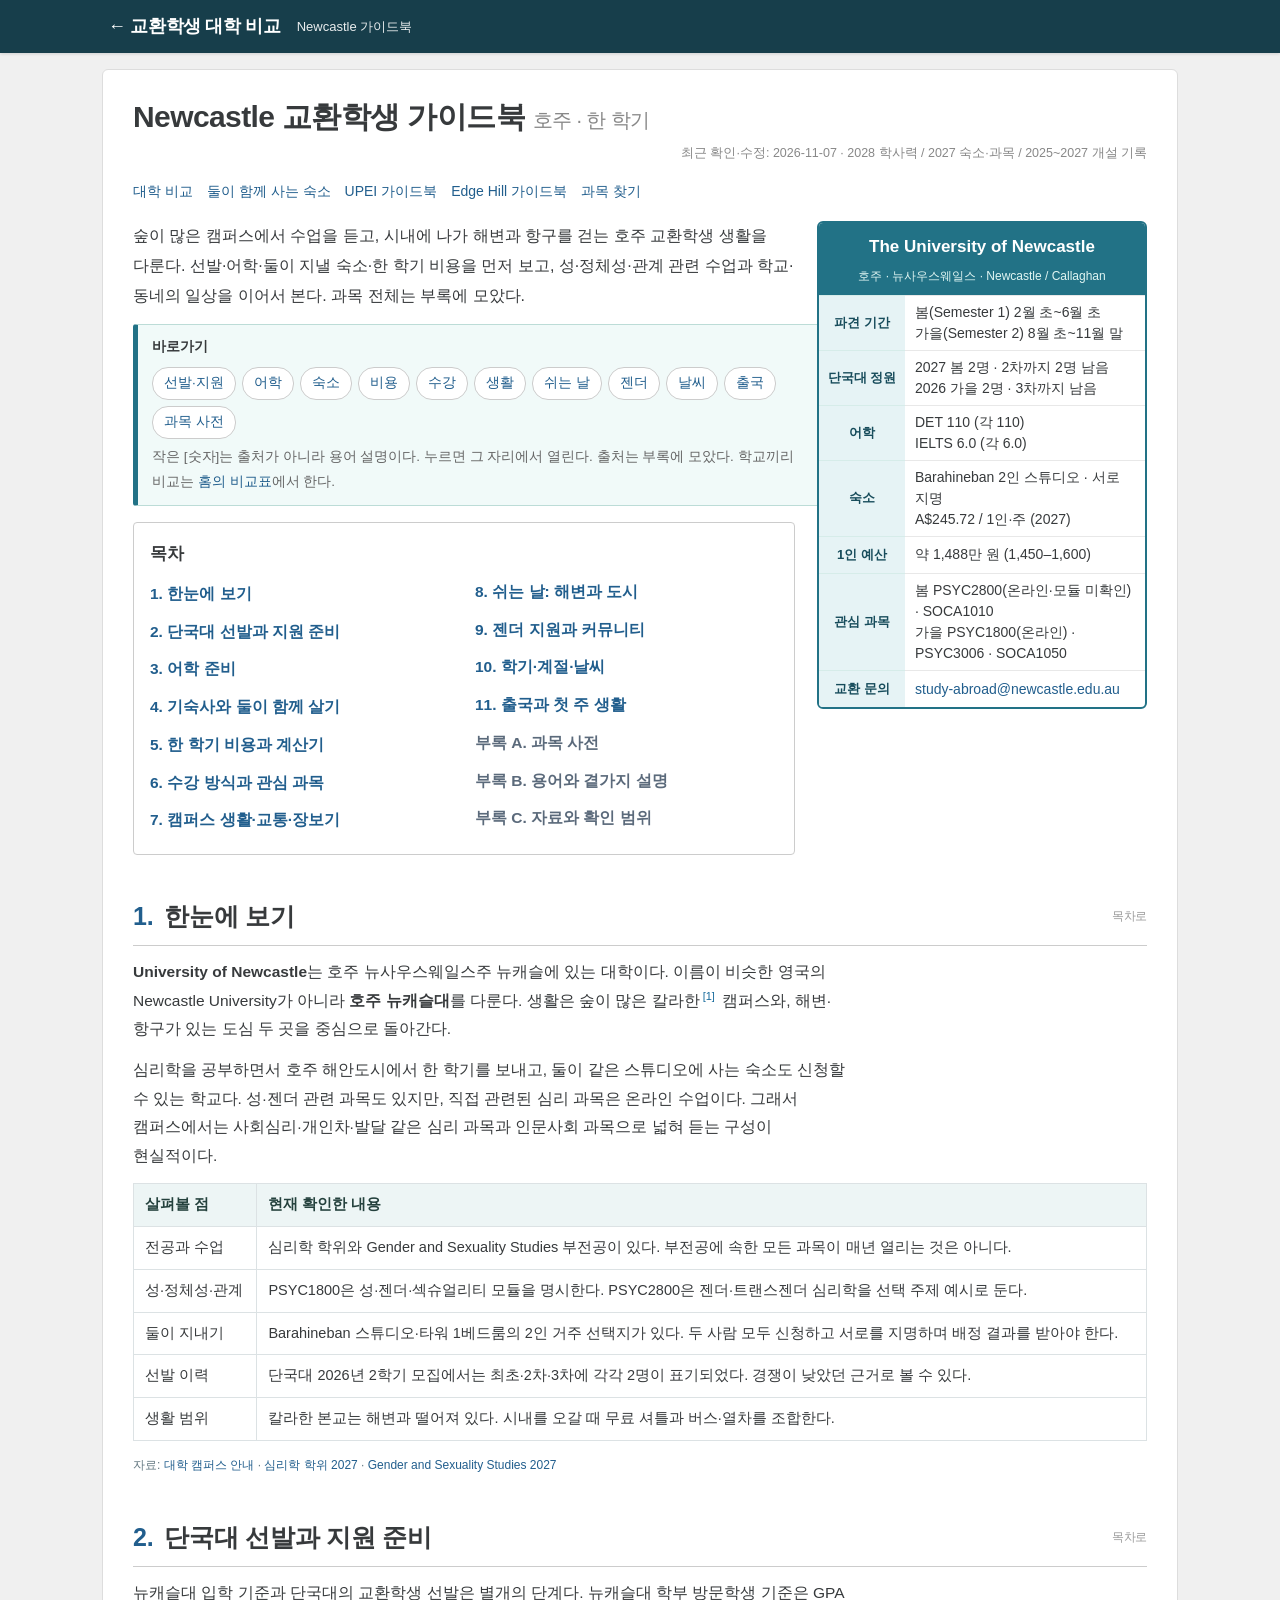
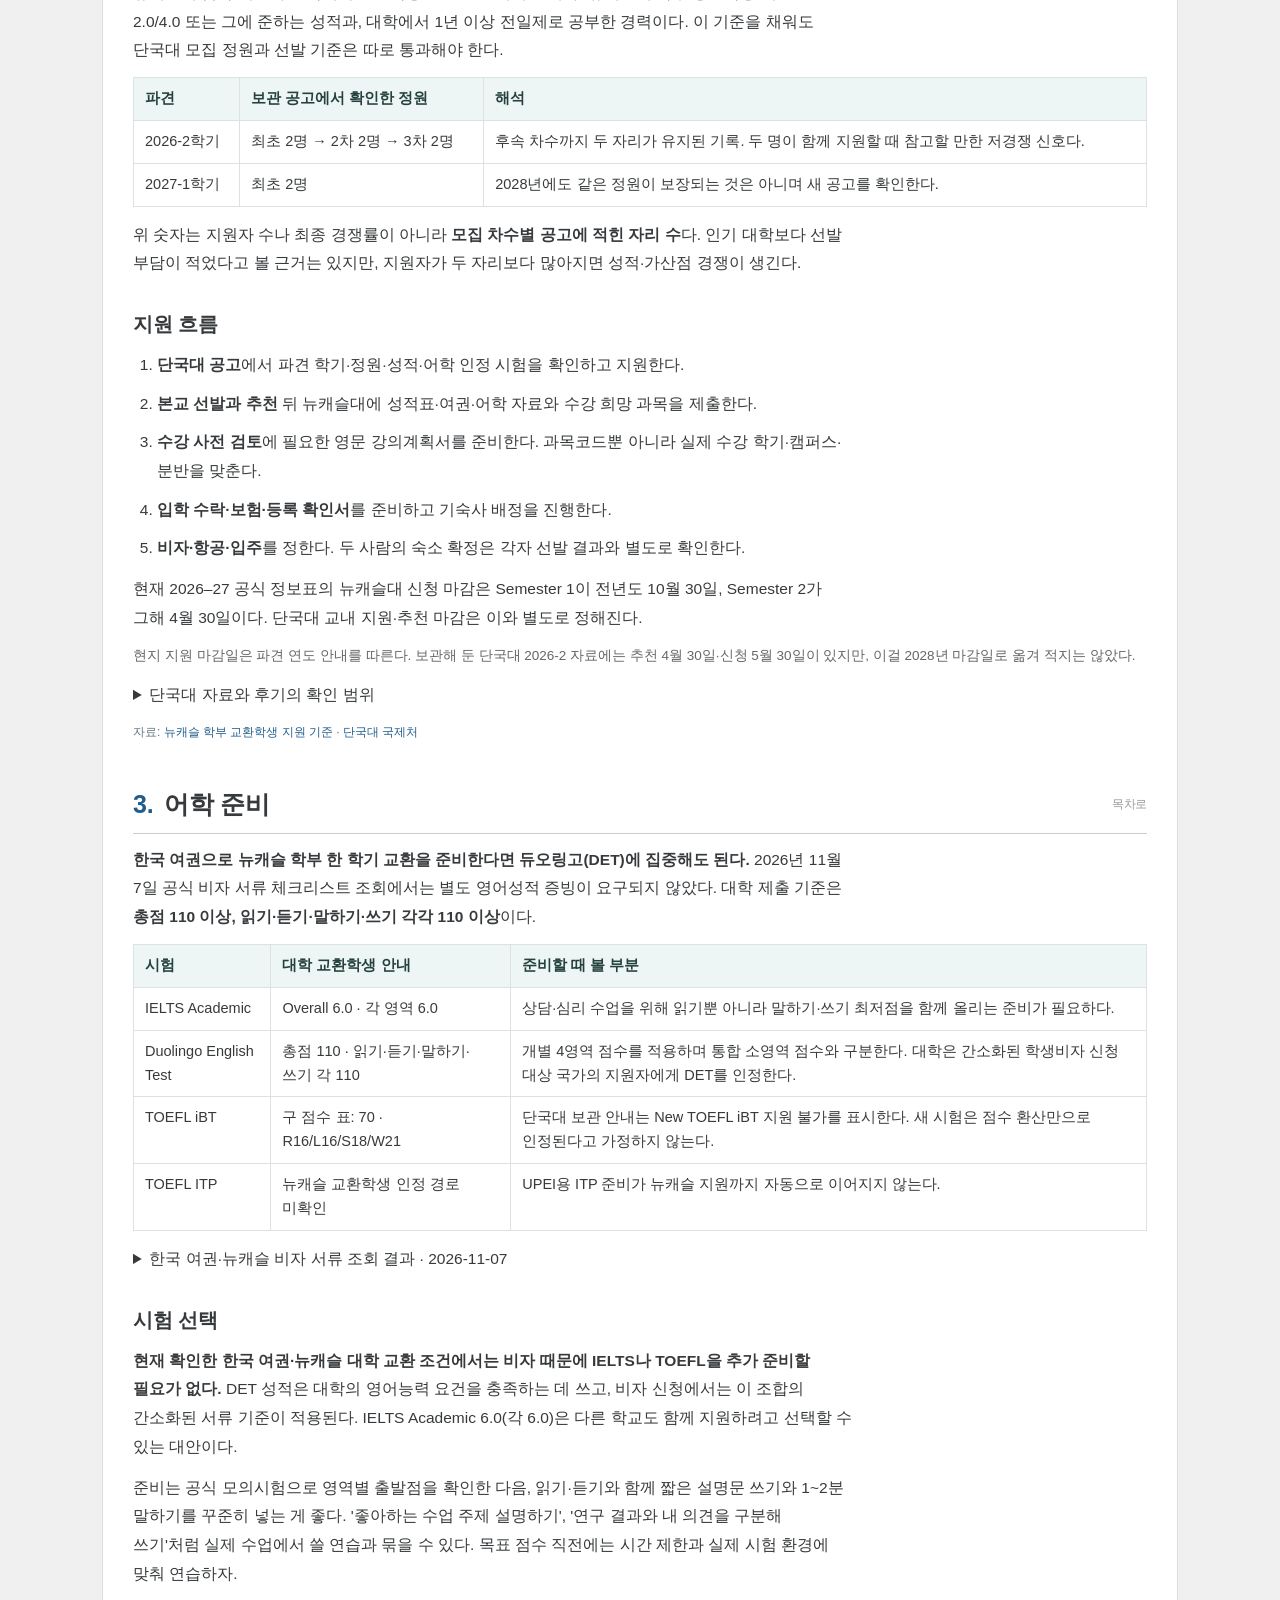
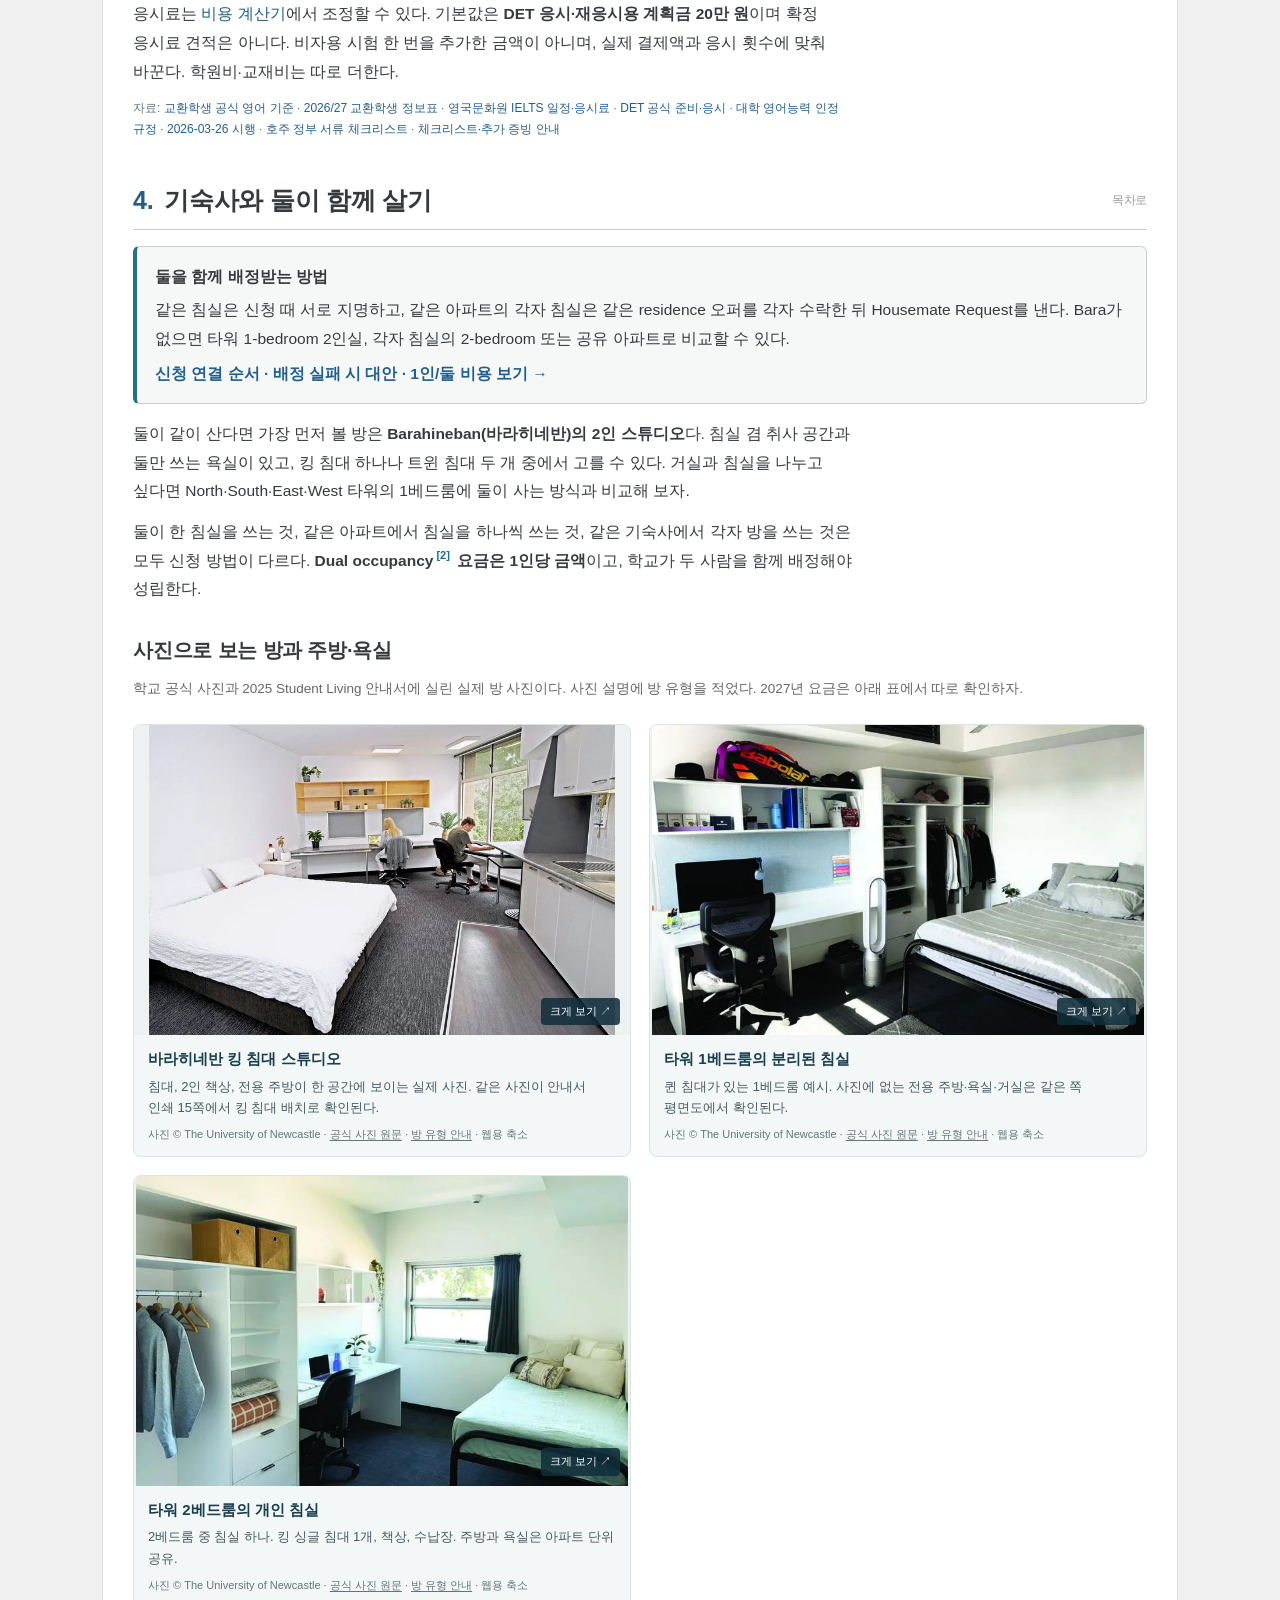
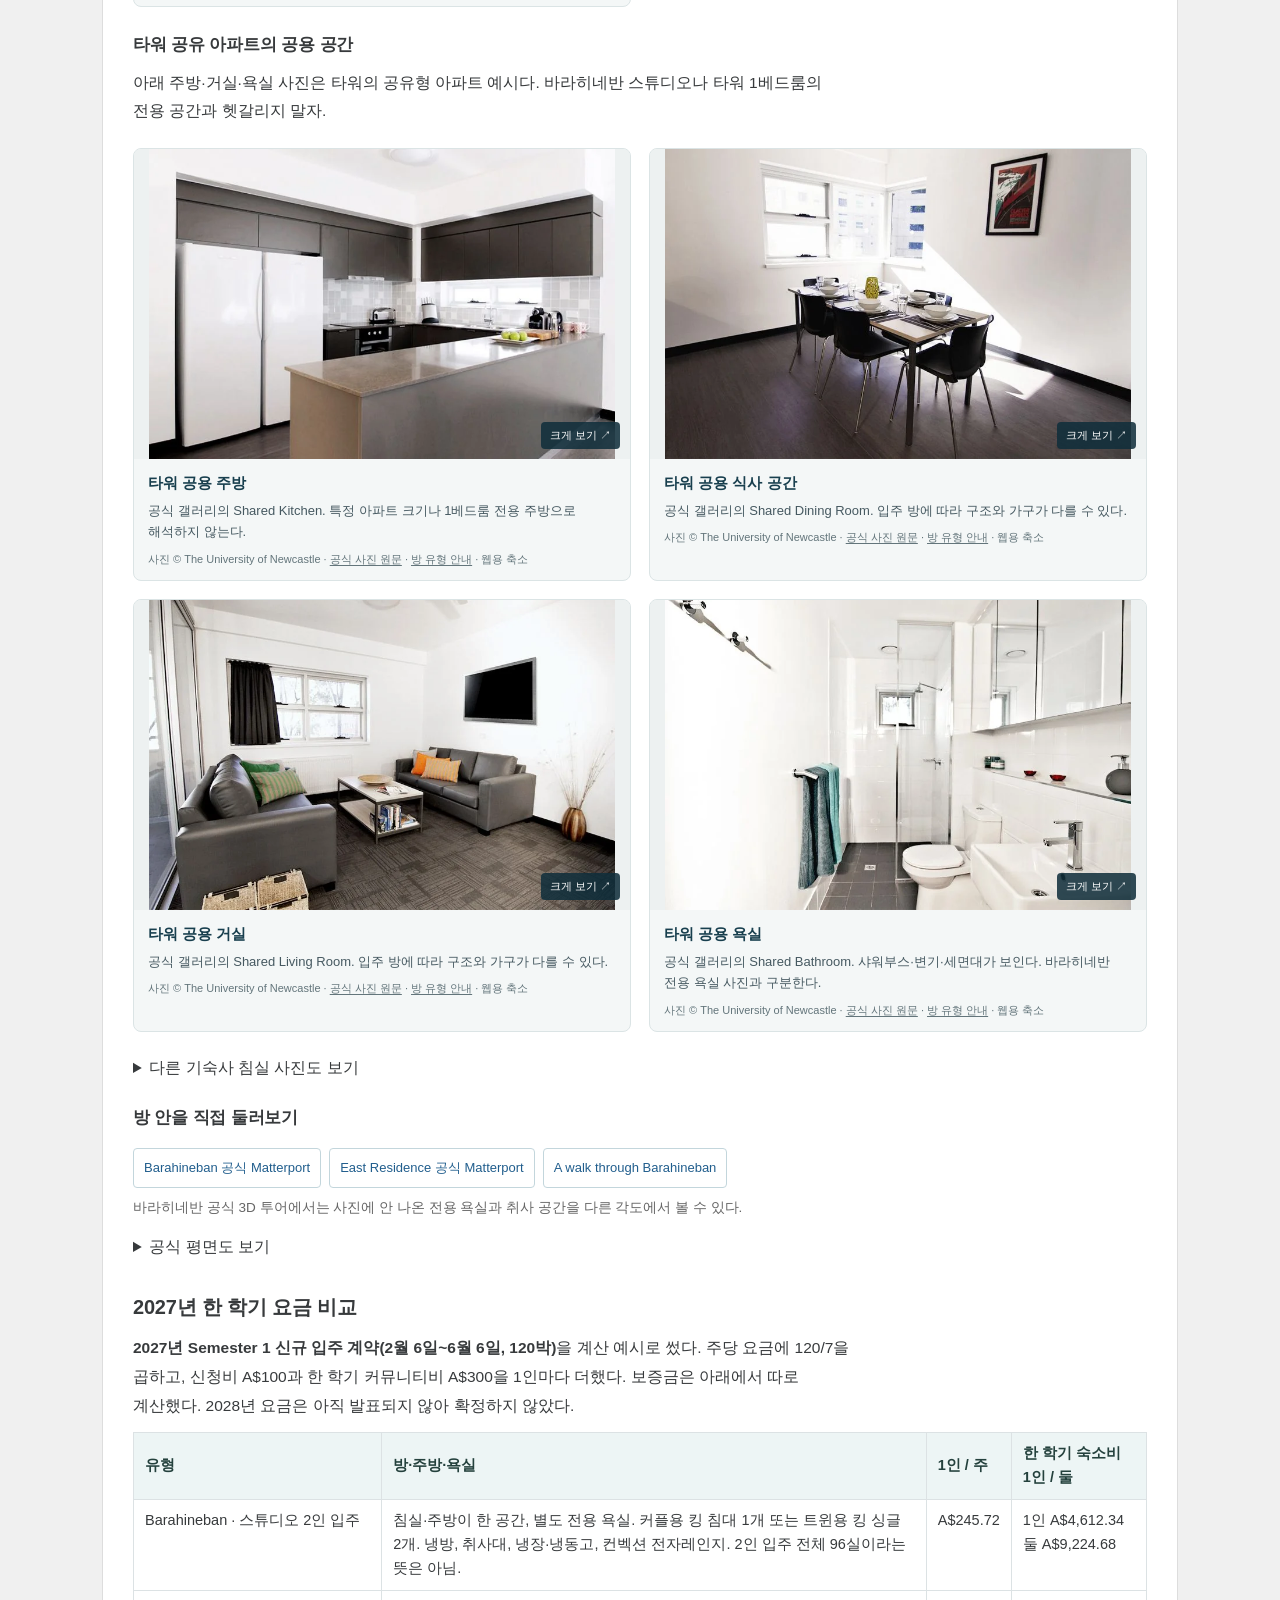
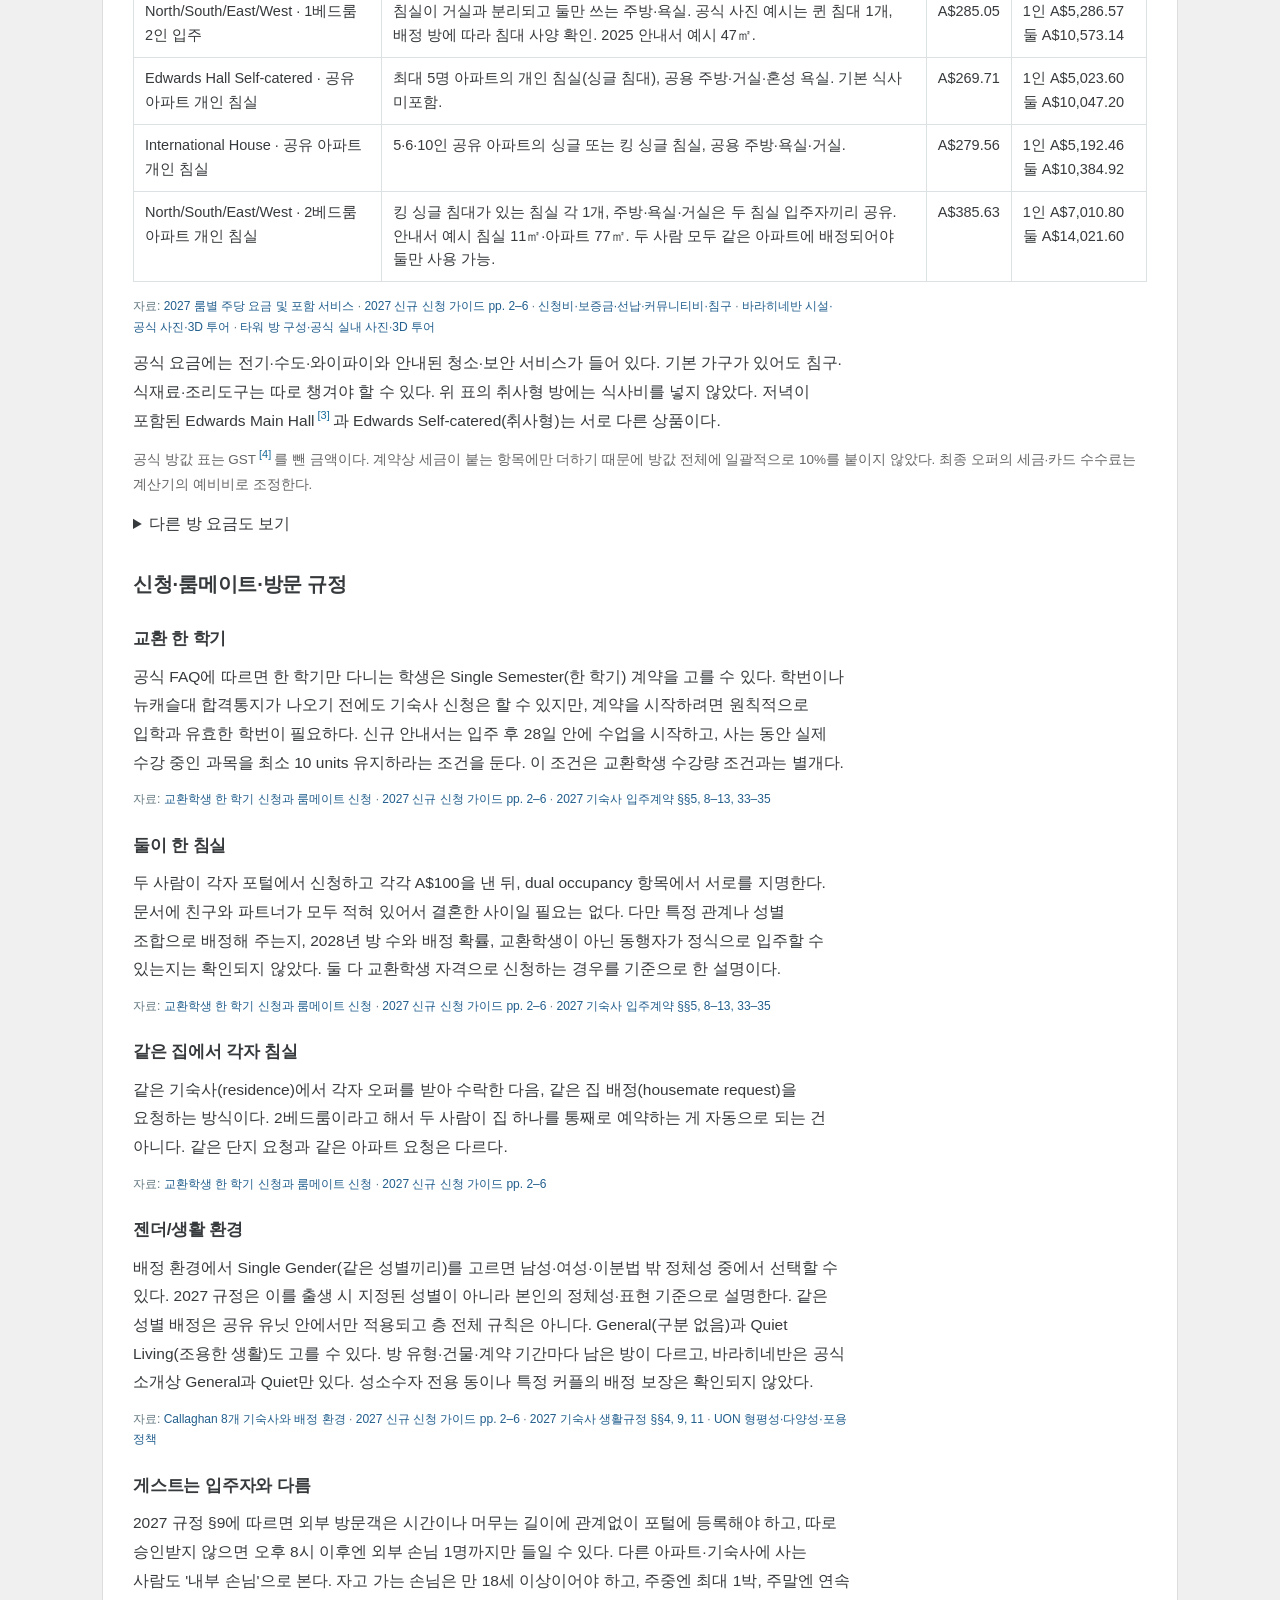
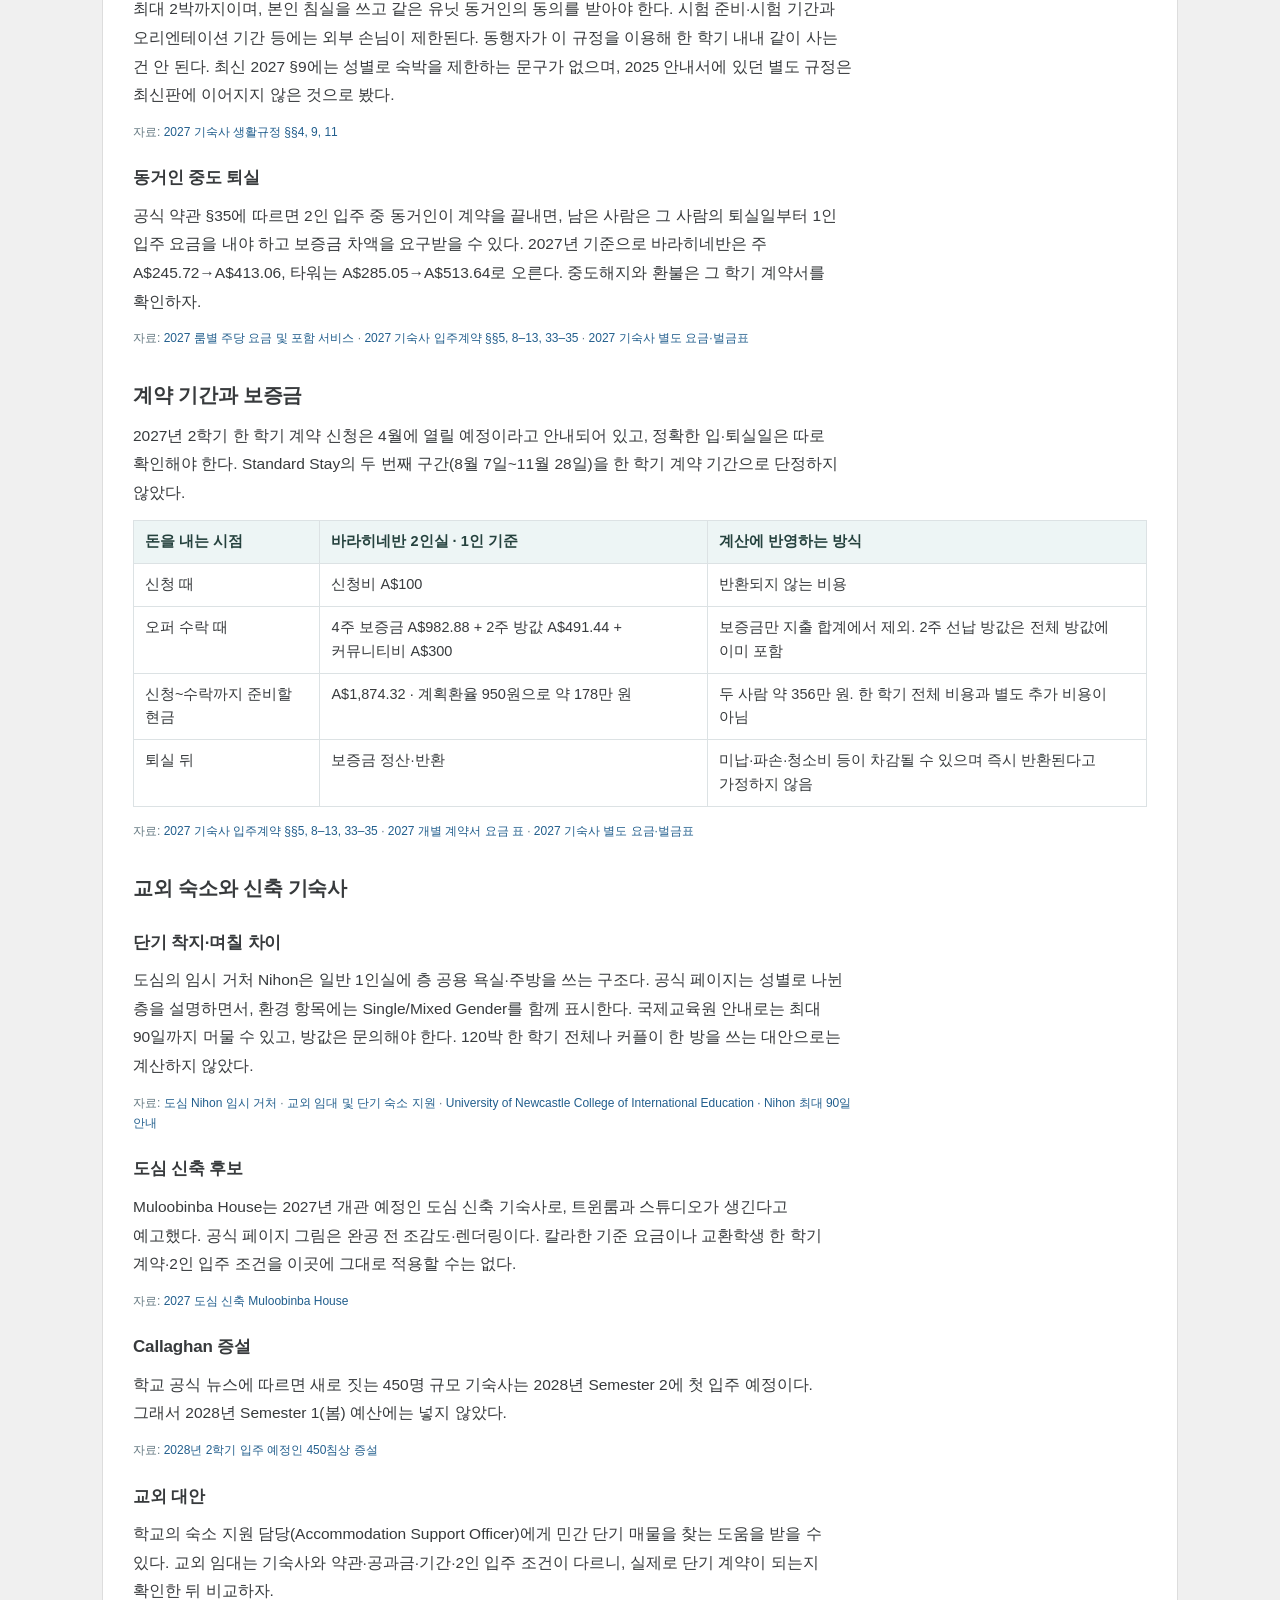
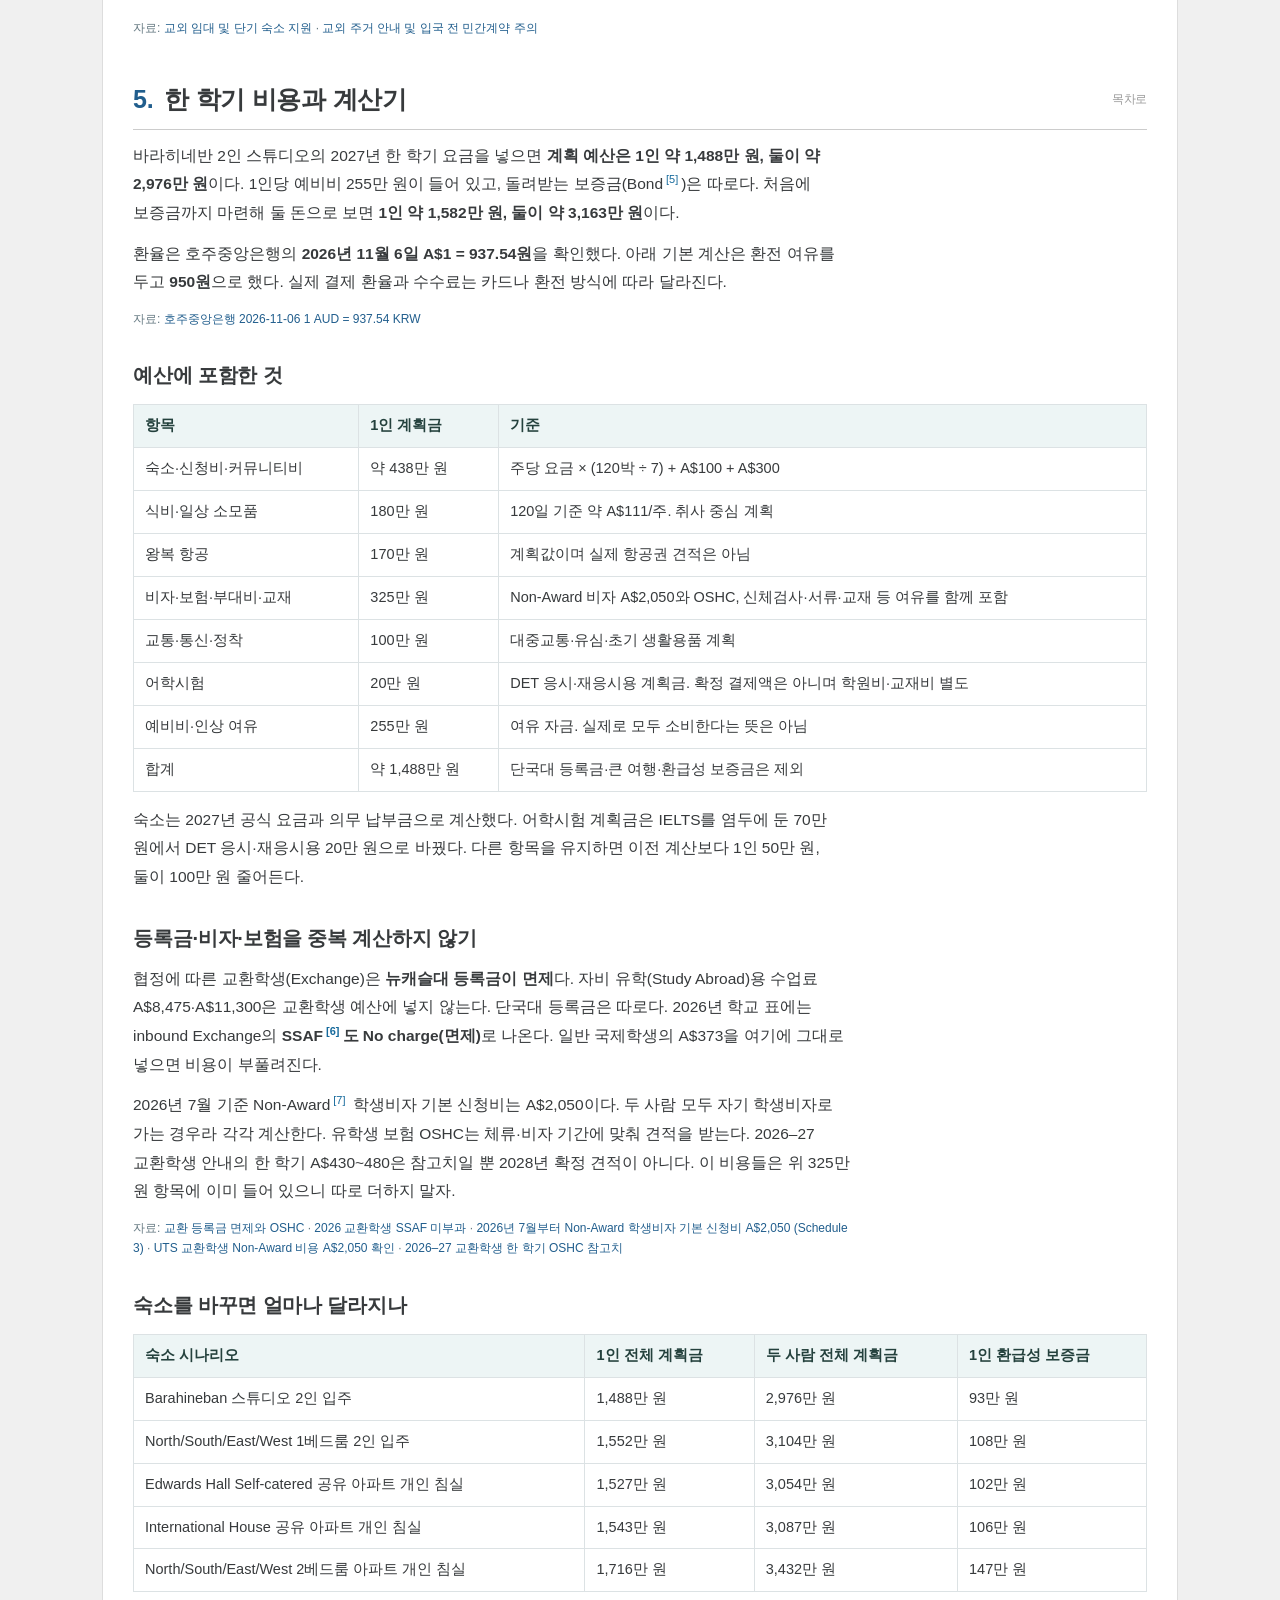
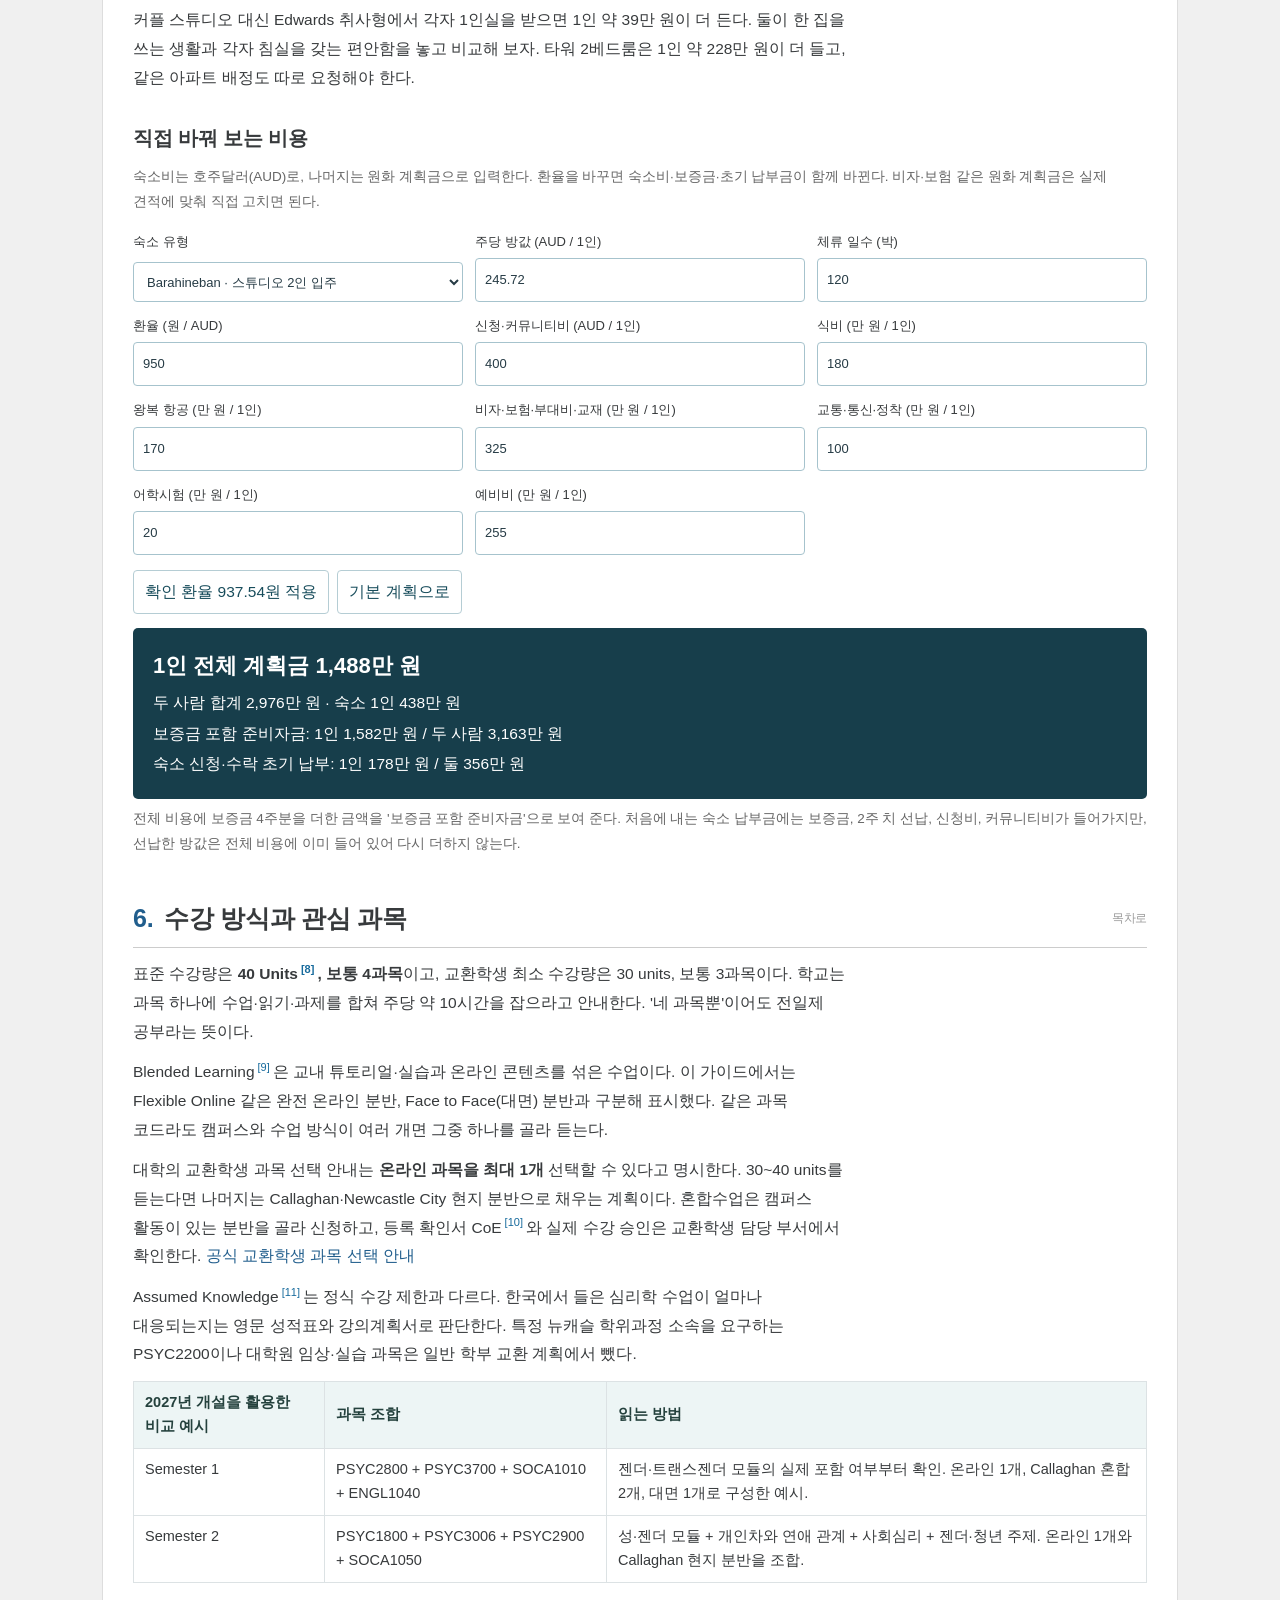
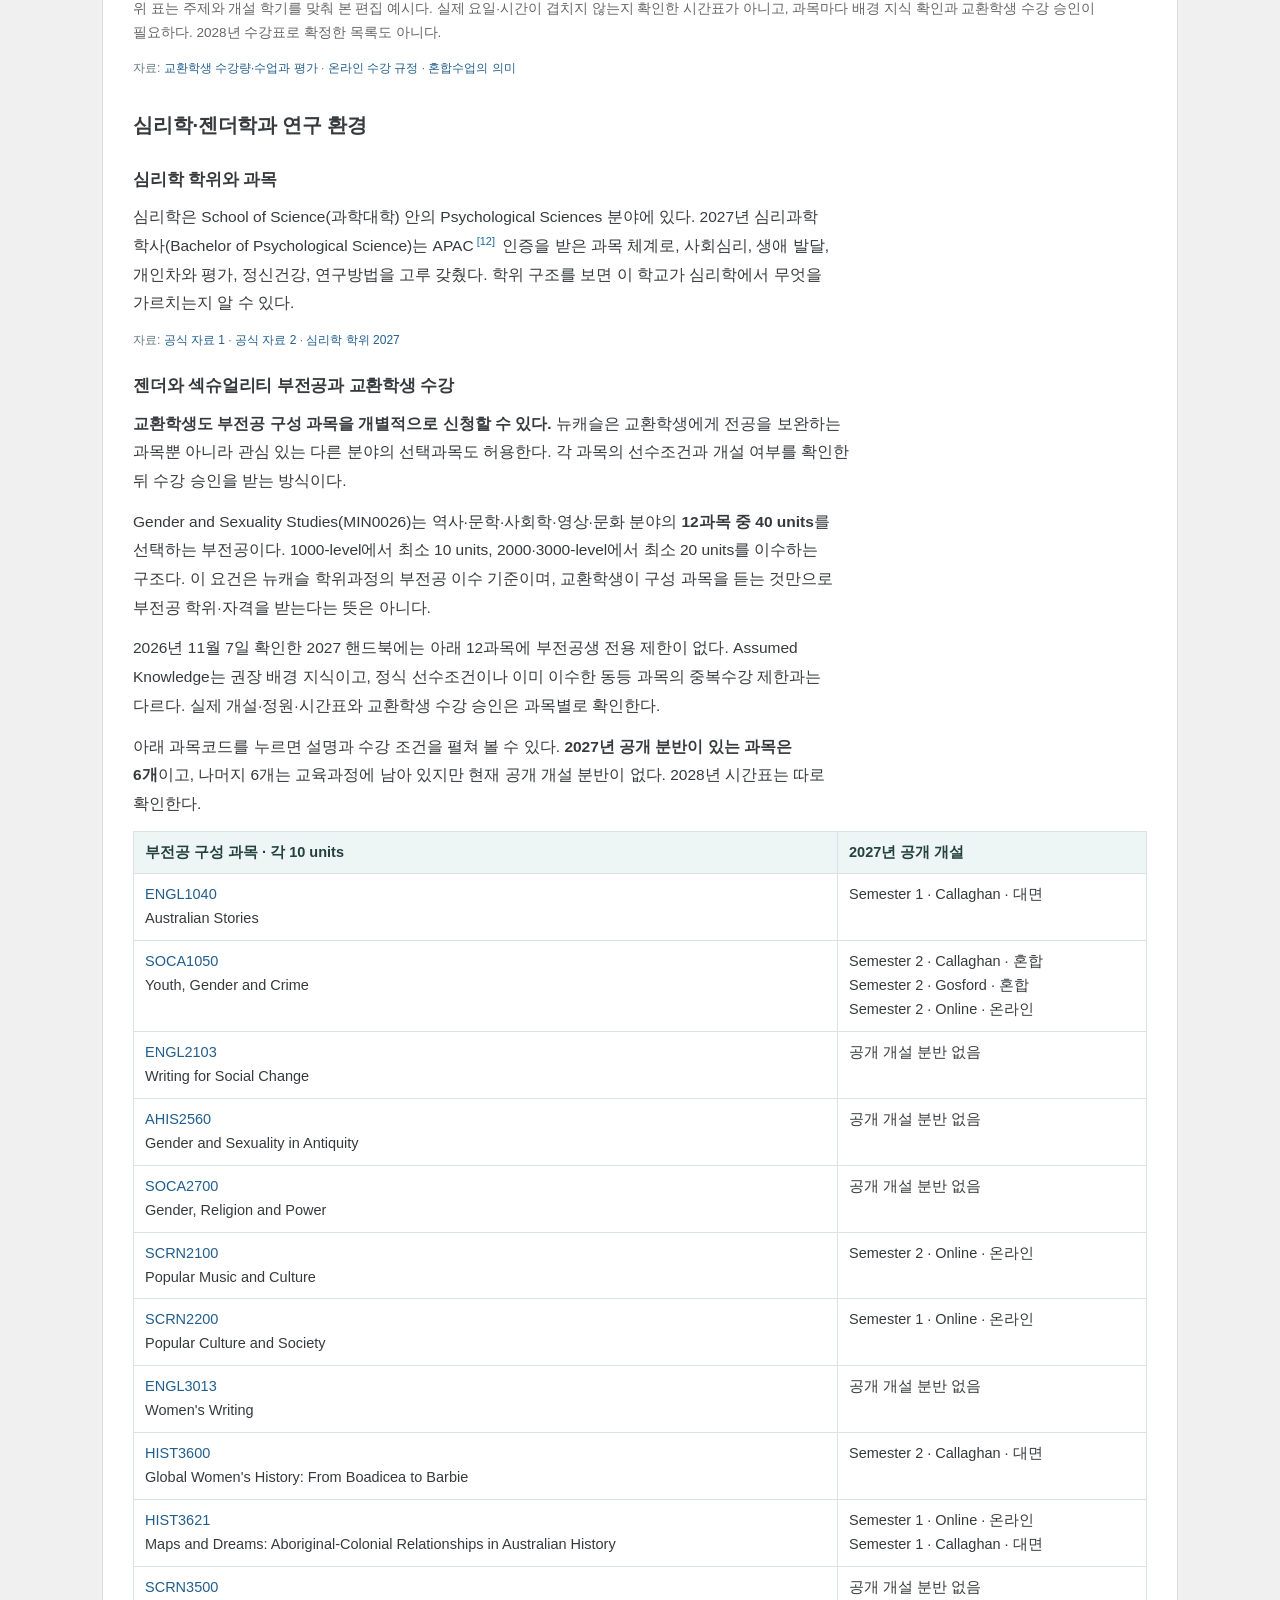
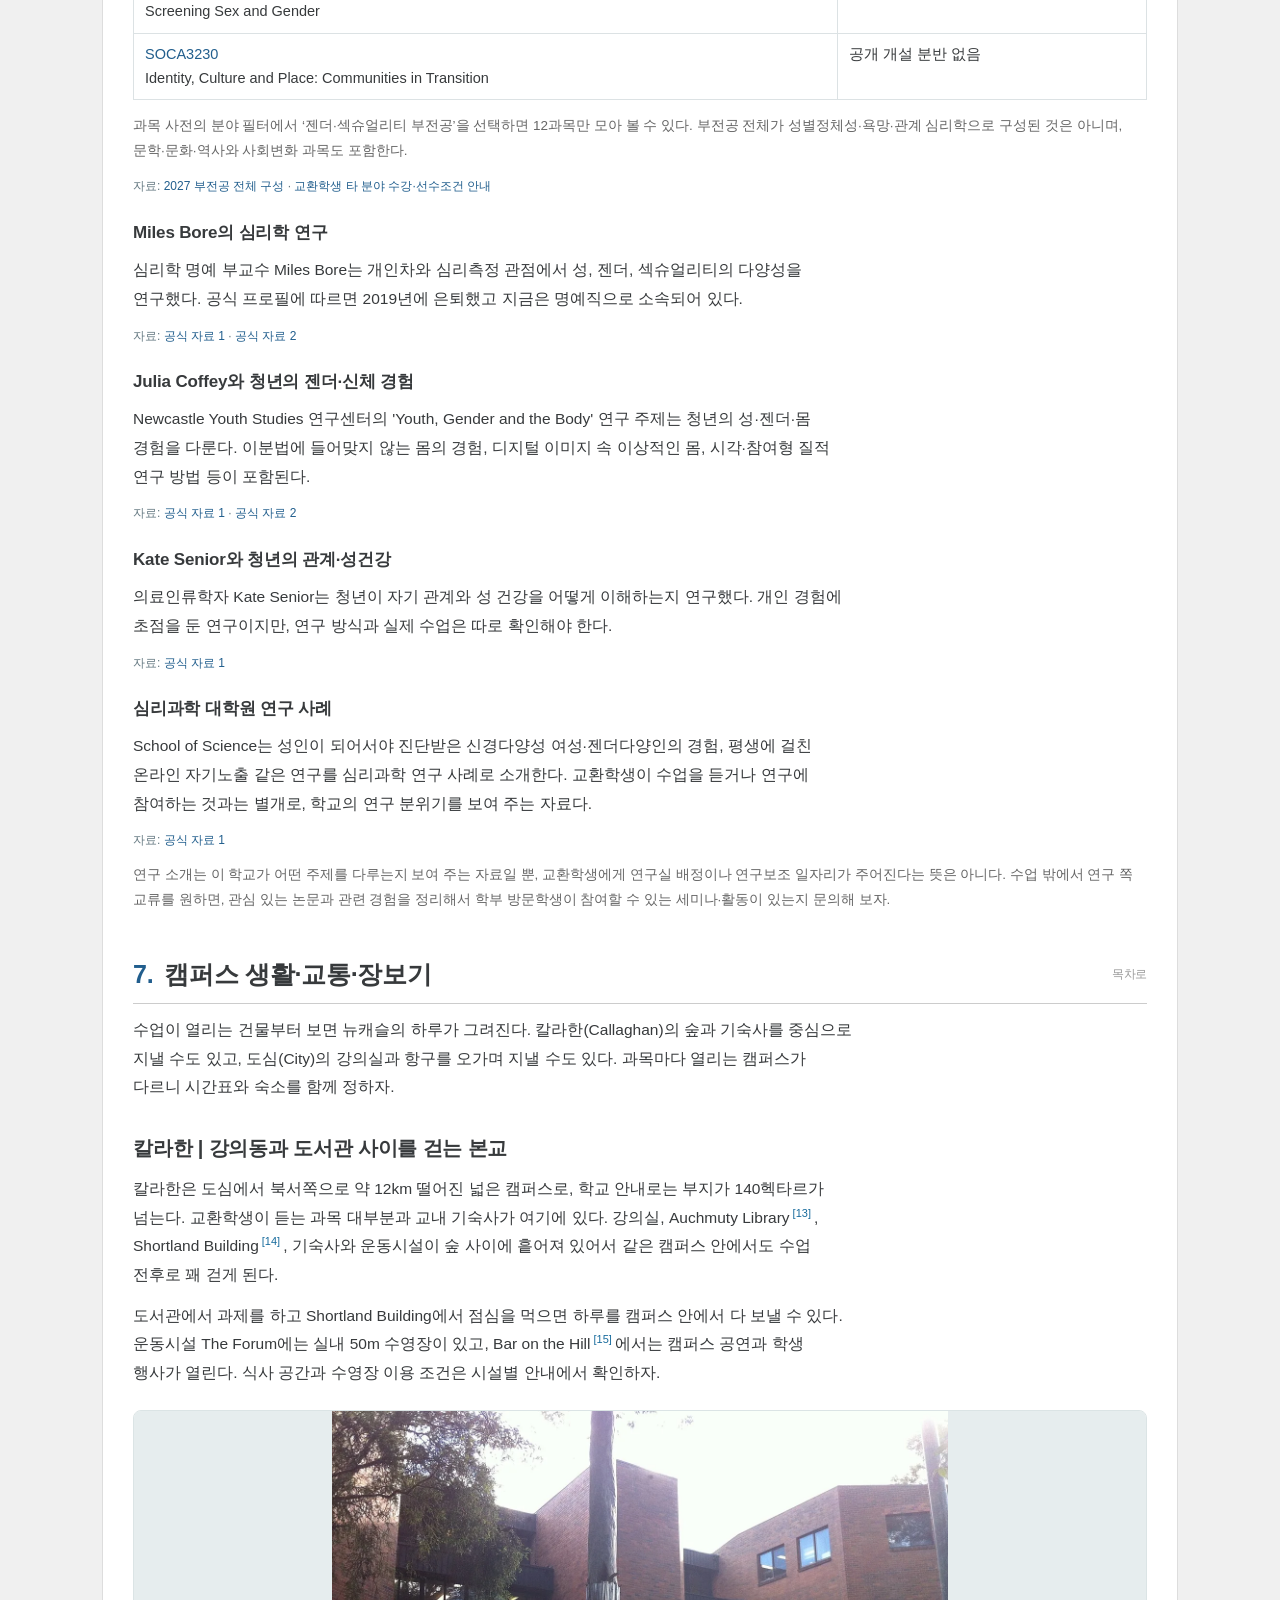
<file: newcastle.html>
<!DOCTYPE html>
<html lang="ko">
<!-- last_requested_by: 이유찬; last_modified_by: Codex; last_modified_at: 2026-11-07T07:10:39+09:00 -->
<head><meta charset="utf-8"><meta name="viewport" content="width=device-width,initial-scale=1"><meta name="description" content="호주 뉴캐슬 교환학생 가이드: 캠퍼스와 해변 생활, 성·젠더·심리학 과목, 2027 기숙사 사진과 커플 거주 요금, 2028 학사력, 비용 계산기."><title>Newcastle 교환학생 가이드북 · 호주</title><style>:root{--thbg:#e6f6f4;--hdr:#00a495;--brand:#00a495;--brand-d:#00806f;--link:#0275d8;--line:#ccc;--soft:#f6f8f8}
*{box-sizing:border-box}
html{scroll-behavior:smooth}
body{margin:0;background:#f0f0f0;color:#373a3c;font-family:'Noto Sans KR','Noto Sans CJK KR','Apple SD Gothic Neo','Malgun Gothic',sans-serif;font-size:15.5px;line-height:1.85;word-break:keep-all;-webkit-print-color-adjust:exact;print-color-adjust:exact}
a{color:var(--link);text-decoration:none}
a:hover{text-decoration:underline}
a.ext{color:#008a7a}
a.ext::after{content:"↗";font-size:.75em;margin-left:1px}
.bar{background:var(--hdr);color:#fff;position:sticky;top:0;z-index:30;box-shadow:0 1px 3px #0002}
.bar .in{max-width:1100px;margin:0 auto;padding:10px 18px;display:flex;gap:16px;align-items:center}
.logo{font-weight:900;font-size:18px;letter-spacing:-.02em}
.crumb{font-size:13px;opacity:.9}
.wrap{max-width:1100px;margin:0 auto;padding:16px 12px 60px}
article{background:#fff;border:1px solid #ddd;border-radius:6px;padding:26px 30px 40px}
h1.title{font-size:30px;margin:0 0 4px;font-weight:700;letter-spacing:-.02em}
.title-sub{font-size:20px;color:#888;font-weight:400}
.cats{font-size:13px;border:1px solid #ddd;padding:5px 10px;border-radius:4px;margin:8px 0 6px;color:#666}
.cats a{color:var(--link)}
.lastmod{font-size:12.5px;color:#888;text-align:right;margin:0 0 14px}
/* infobox */
.infobox{float:right;width:330px;margin:0 0 16px 22px;border:2px solid var(--brand);border-radius:6px;overflow:hidden;font-size:14px;background:#fff}
.ib-title{background:var(--brand);color:#fff;text-align:center;font-weight:900;font-size:17px;padding:8px 6px 2px}
.ib-sub{background:var(--brand);color:#e0f5f2;text-align:center;font-size:12px;padding:0 6px 8px}
.infobox img{width:100%;display:block}
.infobox table{width:100%;border-collapse:collapse}
.infobox th{background:var(--thbg);color:var(--brand-d);width:86px;text-align:center;font-weight:700;padding:6px 6px;border-top:1px solid #d6ece9;vertical-align:middle;font-size:13px}
.infobox td{padding:6px 10px;border-top:1px solid #e8e8e8;line-height:1.5}
p.intro{font-size:16px}
.notice{clear:none;border:1px solid #bcdcd7;background:#f1faf9;border-left:5px solid var(--brand);padding:10px 14px;margin:14px 0;font-size:14px;line-height:1.7;border-radius:3px}
/* toc */
.toc{display:inline-block;min-width:280px;border:1px solid var(--line);padding:12px 22px 14px 16px;margin:16px 0 8px;background:#fff;border-radius:4px}
.toc-t{font-weight:700;font-size:17px;margin-bottom:6px}
.toc div a{color:var(--link)}
.toc .l2{margin-top:2px}
.toc .l3{padding-left:22px;font-size:14.5px}
.toc .l4{padding-left:44px;font-size:14px}
.toc span{color:var(--link)}
/* headings */
h2,h3,h4{clear:right;font-weight:700;letter-spacing:-.01em;scroll-margin-top:56px}
h2{font-size:25px;margin:38px 0 12px;padding-bottom:6px;border-bottom:1px solid var(--line)}
h3{font-size:20px;margin:28px 0 8px}
h4{font-size:17px;margin:20px 0 6px}
h2 .num,h3 .num,h4 .num{color:var(--link);margin-right:4px}
h2 a.top{float:right;font-size:12px;font-weight:400;color:#999;margin-top:12px}
.tag{display:inline-block;font-size:12px;font-weight:700;border-radius:3px;padding:0 6px;line-height:1.75;vertical-align:2px;white-space:nowrap}
.tag.us{background:#6f42c1;color:#fff}
.tag.w{background:#e3f0fb;color:#1f5f99}
.tag.f{background:#fdeedd;color:#a5560f}
.tag.s{background:#eee;color:#777}
.red{color:#c0392b}
td.red{color:#c0392b}
p{margin:8px 0 12px}
ul,ol{padding-left:24px;margin:6px 0 12px}
li{margin:3px 0}
ol.steps li{margin:6px 0}
ul.quote{list-style:none;padding-left:0}
ul.quote li{border-left:3px solid #ccc;padding:2px 12px;color:#555;font-style:italic;margin:4px 0;background:#fafafa}
.small{font-size:13.5px;color:#666}
.center{text-align:center}
/* tables */
table.wt{border-collapse:collapse;margin:10px 0 14px;width:100%;font-size:14.5px;line-height:1.65}
.wt th{background:var(--thbg);color:#24413d;border:1px solid var(--line);padding:6px 10px;font-weight:700;text-align:center}
.wt td{border:1px solid var(--line);padding:6px 10px;vertical-align:top}
.wt td.r,.wt th.r{text-align:right;white-space:nowrap;font-variant-numeric:tabular-nums}
.wt tr.hl td{background:#f4effc}
.wt tr.sum td{background:var(--thbg);font-weight:700}
/* boxes */
.box{border:1px solid #ddd;background:var(--soft);border-radius:4px;padding:10px 14px;margin:12px 0;font-size:14.5px}
dl.qa{margin:8px 0}
dl.qa dt{font-weight:700;margin-top:10px}
dl.qa dt::before{content:"Q. ";color:var(--brand)}
dl.qa dd{margin:2px 0 0 0;padding-left:22px}
dl.qa dd::before{content:"A. ";margin-left:-22px;color:#999;font-weight:700}
/* fold */
details.fold{border:1px solid var(--line);border-radius:4px;margin:10px 0}
details.fold>summary{cursor:pointer;background:#f7f7f7;padding:7px 12px;font-weight:700;font-size:14.5px;list-style:none}
details.fold>summary::before{content:"[ 펼치기 ] ";color:var(--link);font-weight:400}
details.fold[open]>summary::before{content:"[ 접기 ] "}
details.fold>*:not(summary){margin-left:12px;margin-right:12px}
details.fold>table{width:calc(100% - 24px)}
/* figures */
figure{margin:12px 0}
figure img{max-width:100%;display:block;border:1px solid #ddd;border-radius:3px}
figure img.wide{width:100%;height:220px;object-fit:cover}
figcaption{font-size:12.5px;color:#777;margin-top:4px}
.imgrow{display:grid;grid-template-columns:1fr 1fr;gap:12px;clear:right}
.imgrow img{width:100%;height:210px;object-fit:cover}
.imgrow img.plan{object-fit:contain;background:#fff}
svg.chart{width:100%;max-width:760px;height:auto;border:1px solid #ddd;border-radius:3px;background:#fff}
.bar{}
div.bar{display:flex;height:32px;border-radius:4px;overflow:hidden;margin:10px 0 2px;position:static;box-shadow:none}
div.bar div{color:#fff;font-size:12px;font-weight:700;display:flex;align-items:center;justify-content:center;white-space:nowrap;overflow:hidden}
.emerg{background:#c0392b;color:#fff;border-radius:4px;padding:12px 16px;font-size:18px;margin:10px 0}
pre.mail{background:#f8f8f8;border:1px solid #ddd;border-radius:4px;padding:12px 14px;font-size:13px;line-height:1.6;white-space:pre-wrap;font-family:ui-monospace,Menlo,Consolas,monospace}
/* footnotes */
sup.fn{position:relative;font-size:.72em;line-height:0}
sup.fn>a{color:var(--link)}
sup.fn .tip{display:none;position:absolute;left:-12px;bottom:1.6em;width:max-content;max-width:340px;background:#fff;color:#333;border:1px solid #bbb;box-shadow:0 3px 10px #0002;border-radius:4px;padding:8px 11px;font-size:13px;line-height:1.55;z-index:40;white-space:normal;font-weight:400}
sup.fn:hover .tip,sup.fn.open .tip{display:block}
sup.fnx{color:var(--link);font-size:.72em}
.footnotes{margin-top:40px;border-top:1px solid var(--line);padding-top:10px;font-size:13.5px;line-height:1.65}
.fn-t{font-weight:700;font-size:16px;margin-bottom:6px}
.fni{margin:3px 0}
.fni>a:first-child{margin-right:4px}
@media screen and (max-width:760px){
 article{padding:18px 14px}
 .infobox{float:none;width:100%;margin:0 0 14px}
 .imgrow{grid-template-columns:1fr}
 .toc{display:block}
 sup.fn .tip{position:fixed;left:10px;right:10px;bottom:10px;max-width:none;width:auto}
}
@media print{
 @page{size:A4;margin:14mm 13mm 15mm}
 body{background:#fff;font-size:10pt;line-height:1.7}
 .bar{display:none}
 .wrap{padding:0;max-width:none}
 article{border:0;padding:0}
 h2{break-after:avoid;margin-top:26px}
 h3,h4{break-after:avoid}
 table,figure,.box,.infobox,pre.mail,.imgrow,dl.qa dd{break-inside:avoid}
 .toc{display:block;columns:2;column-gap:28px;font-size:9pt;line-height:1.55}
 .toc-t{column-span:all}
 .toc div{break-inside:avoid}
 tr{break-inside:avoid}
 sup.fn .tip{display:none!important}
 h2 a.top{display:none}
 details.fold>summary::before{content:""}
 a.ext::after{content:""}
 .footnotes{font-size:8.5pt;break-before:page}
 .fni a.ext{color:#008a7a}
 .infobox{width:300px}
}
.reflist{font-size:12.5px;line-height:1.55;color:#555}
.reflist div{margin:2px 0;word-break:break-all}
.reflist b{color:#333}
@media print{.reflist{font-size:7.5pt}}
.wt td.dot{text-align:center;font-size:17px;vertical-align:middle;color:transparent}
.wt td.dot.f{color:#c0701f;background:#fdf3e7}
.wt td.dot.w{color:#1f5f99;background:#eaf3fb}
.wt td.dot.s{color:#3f8a4f;background:#edf7ef}
.wt tr.grp td{background:#f3f3f3;font-weight:700;color:#444}
.tw{overflow-x:auto;-webkit-overflow-scrolling:touch;margin:10px 0 14px}
.tw>table.wt{margin:0}
@media screen and (max-width:760px){
 body{font-size:15px}
 .wrap{padding:10px 6px 40px}
 article{padding:16px 12px}
 table.wt{font-size:13.5px}
 .wt th,.wt td{padding:5px 7px}
 .wt td.r,.wt th.r{white-space:normal}
 .season td:nth-child(3),.season th:nth-child(3){display:none}
 .season tr.grp td{display:table-cell!important}
 .season td:first-child{font-size:12.5px;white-space:nowrap}
 .season td.dot,.season th:nth-child(n+4){width:38px;padding:5px 2px}
 .season th .small{display:block;font-size:10px}
 .imgrow img{height:auto}
 pre.mail{font-size:12px}
 h1.title{font-size:25px}
 h2{font-size:22px}
}
:root{--thbg:#eaf3f5;--hdr:#142f3e;--brand:#255e73;--brand-d:#1d4b5c;--link:#215e8d}
.filters,.calc{display:flex;flex-wrap:wrap;gap:12px;align-items:end}.filters label,.calc label{display:flex;flex-direction:column;font-size:13px;gap:4px}.calc{display:grid;grid-template-columns:repeat(2,minmax(0,1fr));margin:14px 0}.calc input,select,button{font:inherit;border:1px solid #b8c9cd;border-radius:4px;background:#fff;padding:8px;max-width:100%;min-width:0}button{cursor:pointer;color:#255e73}.money{font-size:22px;font-weight:700;color:#255e73}.example{border-left:4px solid #c39952;background:#fffaf1}details[hidden]{display:none!important}.guide-nav{display:flex;flex-wrap:wrap;gap:12px;margin-bottom:15px}.bar .in{flex-wrap:wrap}a,summary{overflow-wrap:anywhere}h1.title{line-height:1.4}.infobox td{overflow-wrap:anywhere}@media(max-width:520px){.calc{grid-template-columns:1fr}.toc{min-width:0}.filters{align-items:stretch}.filters button{font-size:13px}}


/* 생활 가이드와 설명 각주 */
.guide-start{clear:both;background:#f0f7f9;border:1px solid #c4dae3;padding:16px 18px;border-radius:5px;margin:22px 0}
.guide-start p{margin:5px 0}.guide-start strong{color:#255367}
.guide-jumps{display:flex;flex-wrap:wrap;gap:8px;margin:10px 0}.guide-jumps a{border:1px solid #c5d8df;padding:5px 11px;border-radius:4px;background:white}
.source-box{clear:both;margin:18px 0;padding:9px 14px;background:#f8fafb;border:1px solid #d8e0e5;font-size:13px;line-height:1.8}
.source-box summary{cursor:pointer;color:#526575;font-weight:600}.source-box a{overflow-wrap:anywhere}.source-box ul{margin:10px 0}
.source-entry{margin:9px 0;padding-bottom:7px;border-bottom:1px dotted #dde3e7}.source-entry:last-child{border:0}
.glossary li{margin:10px 0;scroll-margin-top:75px}.note-ref{font:inherit;vertical-align:super;font-size:11px;color:#166a9c;background:none;border:0;padding:0 3px;cursor:pointer;line-height:1.4}.note-ref:focus-visible{outline:2px solid #237d98;outline-offset:3px}
#note-popover{position:fixed;z-index:100;max-width:360px;width:calc(100vw - 28px);padding:16px 18px;background:#fffef7;color:#333;border:1px solid #b8ad83;border-radius:6px;box-shadow:0 5px 22px #0003;font-size:14px;line-height:1.75;max-height:65vh;overflow:auto;word-break:keep-all}
#note-popover[hidden]{display:none}#note-popover strong{display:block;padding-right:25px;color:#695f37}#note-popover p{margin:8px 0}#note-popover .note-close{position:absolute;right:8px;top:5px;border:0;background:none;font-size:23px;cursor:pointer}#note-popover a{font-size:12px}
.toc{display:block;max-width:850px}.toc details{padding:3px 0;border:0;background:none;margin:0}.toc details summary{list-style:none;cursor:pointer;font-size:14px;color:#667785}.toc details summary:before{content:'＋ ';color:#657781}.toc details[open] summary:before{content:'− '}.toc .l2{font-weight:600}.toc .l3,.toc .l4{font-weight:400}
.chapter{clear:both}.table-wrap,.tw{max-width:100%;overflow-x:auto}.wt{width:100%;border-collapse:collapse}.wt td,.wt th{padding:9px 11px;border:1px solid #dce2e4}.wt th{background:#edf5f5;text-align:left}.box{border-left:4px solid #6e9ba7;background:#f5f9fa;padding:13px 17px;margin:15px 0}.legacy-anchor{scroll-margin-top:70px}
@media(max-width:600px){article{padding:20px 15px}.guide-start{padding:12px}.toc{min-width:0;padding:14px}.toc .l3{padding-left:13px}.wt td,.wt th{padding:7px 8px;font-size:13px}}


.dorm-gallery .guide-photo img{height:auto;aspect-ratio:16/10;max-height:none;object-fit:contain;background:#e6edee}
.dorm-photo-kind{display:table;margin:3px 0 8px;padding:2px 7px;border-radius:3px;background:#e0ecef;color:#27546a;font-size:11px;font-weight:600;line-height:1.5}
.dorm-photo-links{display:flex;flex-wrap:wrap;gap:8px;margin:14px 0 7px}.dorm-photo-links a{padding:7px 10px;border:1px solid #c3d6dc;border-radius:4px;font-size:13px}
#forest-court-photos{scroll-margin-top:75px}


:root{--hdr:#173e4b;--brand:#227286;--brand-d:#174c5b;--thbg:#e6f3f5} .course[hidden]{display:none!important}.course summary{display:block;cursor:pointer}.course summary:before{content:'＋';float:right;color:#227286}.course[open] summary:before{content:'−'}.course-code{color:#17647a;font-size:13px;font-weight:700}.course-en,.course-meta,.year-row{display:block}.course-en{font-size:13px;color:#576b74}.course-meta{font-size:12px;color:#64757d;margin:5px 0}.course-body{padding:4px 15px 17px}.year-badge{font-size:10px;display:inline-block;border:1px solid #b6cdd3;background:#f1f7f8;padding:0 5px;margin:2px 4px 2px 0;border-radius:3px;color:#47646d}.filter-panel{display:grid;grid-template-columns:repeat(4,minmax(0,1fr));gap:10px;background:#eff6f7;padding:15px;border:1px solid #ccdde2;border-radius:5px}.filter-panel label{display:grid;font-size:12px;font-weight:700;gap:3px}.filter-panel input,.filter-panel select,.calc-grid input,.calc-grid select{max-width:100%;min-width:0;padding:9px;border:1px solid #a6c3cd;background:white;border-radius:4px;color:#263b45;font:inherit}.search-label{grid-column:span 2}.filter-panel .check-label{display:flex;align-items:center;grid-column:span 2}.filter-tools{display:flex;gap:9px;align-items:center;flex-wrap:wrap;margin:12px 0}.filter-tools button,.calc-presets button{padding:7px 11px;border:1px solid #b5cdd4;border-radius:4px;background:#fff;color:#174c5b;cursor:pointer}.filter-tools #count{margin-right:auto;font-size:13px}.example{border-left:3px solid #c0a676;background:#fbf8ef;padding:10px 13px;margin:12px 0}.example p:last-child{margin-bottom:0}.label-evidence{color:#17647a;font-weight:700}.sources-line{font-size:12px;line-height:1.7;color:#657982;margin-top:12px}.sources-line a{white-space:normal}.course .wt{font-size:12px}.course .wt td{padding:5px 8px}.history{margin:13px 0;background:#f6f8f9;padding:8px 10px}.unavailable{color:#825436}.calc-grid{display:grid;grid-template-columns:repeat(3,1fr);gap:12px;margin:15px 0}.calc-grid label{display:grid;font-size:13px;gap:4px}.calc-result{background:#173e4b;color:#fff;padding:18px 20px;border-radius:5px;margin-top:14px}.calc-result strong{font-size:22px;display:block}.calc-result p{margin:2px 0}.calc-presets{display:flex;flex-wrap:wrap;gap:8px;margin:12px 0}.photo-grid{margin:18px 0}.housing-photos img{height:auto!important;max-height:330px;object-fit:contain!important;aspect-ratio:16/10;background:#edf1f1}.guide-jumps{display:flex;gap:8px;flex-wrap:wrap}.guide-jumps a{border:1px solid #bed6dc;background:#f1f7f8;border-radius:4px;padding:5px 10px;font-size:13px}.quickfacts{clear:both}.quickfacts td:first-child{width:25%}.process li{margin-bottom:10px}.brief{padding:12px 15px;background:#f1f7f8;border-left:4px solid #227286}.check-label input{width:auto}.toc{display:block}.toc>div{margin:3px 0}.toc{column-count:2}.toc-t{column-span:all} .photo-credit{overflow-wrap:anywhere}.housing-subtitle{font-size:13px;color:#54737e}.right-note{font-size:12px;color:#6c7880}
@media(max-width:700px){.filter-panel{grid-template-columns:1fr 1fr}.calc-grid{grid-template-columns:1fr 1fr}.toc{column-count:1}.course summary{padding-right:22px}.filter-tools button{font-size:12px}.filter-tools #count{flex-basis:100%}.guide-nav{flex-wrap:wrap}.calc-result strong{font-size:20px}}@media(max-width:420px){.calc-grid{grid-template-columns:1fr}.filter-panel{padding:10px;gap:8px}.filter-panel select{font-size:12px}.photo-grid{display:block}.guide-photo{margin-bottom:16px}}
</style><link rel="stylesheet" href="assets/guide-photos.css?v=20261107-2"><link rel="stylesheet" href="assets/guide-responsive.css?v=20261107-2"><link rel="stylesheet" href="assets/guide-common.css?v=20261107-1"><script src="assets/guide-responsive.js?v=20261107-2" defer></script></head><body><header class="bar"><div class="in"><a href="index.html" class="logo" style="color:white">← 교환학생 대학 비교</a><span class="crumb">Newcastle 가이드북</span></div></header><main class="wrap"><article>
<h1 class="title">Newcastle 교환학생 가이드북 <span class="title-sub">호주 · 한 학기</span></h1><div class="lastmod">최근 확인·수정: 2026-11-07 · 2028 학사력 / 2027 숙소·과목 / 2025~2027 개설 기록</div><nav aria-label="가이드북 이동" class="guide-nav"><a href="index.html">대학 비교</a><a href="housing.html">둘이 함께 사는 숙소</a><a href="upei.html">UPEI 가이드북</a><a href="edgehill.html">Edge Hill 가이드북</a><a href="index.html#browse">과목 찾기</a></nav><aside class="infobox"><div class="ib-title">The University of Newcastle</div><div class="ib-sub">호주 · 뉴사우스웨일스 · Newcastle / Callaghan</div><table><tr><th>파견 기간</th><td>봄(Semester 1) 2월 초~6월 초<br>가을(Semester 2) 8월 초~11월 말</td></tr><tr><th>단국대 정원</th><td>2027 봄 2명 · 2차까지 2명 남음<br>2026 가을 2명 · 3차까지 남음</td></tr><tr><th>어학</th><td>DET 110 (각 110)<br>IELTS 6.0 (각 6.0)</td></tr><tr><th>숙소</th><td>Barahineban 2인 스튜디오 · 서로 지명<br>A$245.72 / 1인·주 (2027)</td></tr><tr><th>1인 예산</th><td>약 1,488만 원 (1,450–1,600)</td></tr><tr><th>관심 과목</th><td>봄 PSYC2800(온라인·모듈 미확인) · SOCA1010<br>가을 PSYC1800(온라인) · PSYC3006 · SOCA1050</td></tr><tr><th>교환 문의</th><td><a href="mailto:study-abroad@newcastle.edu.au">study-abroad@newcastle.edu.au</a></td></tr></table></aside><p class="intro">숲이 많은 캠퍼스에서 수업을 듣고, 시내에 나가 해변과 항구를 걷는 호주 교환학생 생활을 다룬다. 선발·어학·둘이 지낼 숙소·한 학기 비용을 먼저 보고, 성·정체성·관계 관련 수업과 학교·동네의 일상을 이어서 본다. 과목 전체는 부록에 모았다.</p><div class="notice quick"><b>바로가기</b><div class="guide-jumps"><a href="#s-12">선발·지원</a><a href="#s-13">어학</a><a href="#s-10">숙소</a><a href="#s-11">비용</a><a href="#s-8">수강</a><a href="#s-2">생활</a><a href="#s-4">쉬는 날</a><a href="#s-6">젠더</a><a href="#s-5">날씨</a><a href="#s-14">출국</a><a href="#s-9">과목 사전</a></div><p class="small">작은 [숫자]는 출처가 아니라 용어 설명이다. 누르면 그 자리에서 열린다. 출처는 부록에 모았다. 학교끼리 비교는 <a href="index.html#matrix">홈의 비교표</a>에서 한다.</p></div><nav class="toc" id="toc" aria-label="목차"><div class="toc-t">목차</div><div class="l2"><a href="#s-1">1. 한눈에 보기</a></div><div class="l2"><a href="#s-12">2. 단국대 선발과 지원 준비</a></div><div class="l2"><a href="#s-13">3. 어학 준비</a></div><div class="l2"><a href="#s-10">4. 기숙사와 둘이 함께 살기</a></div><details><summary>세부 항목</summary><div class="l3"><a href="#housing-photos">사진으로 보는 방과 주방·욕실</a></div></details><div class="l2"><a href="#s-11">5. 한 학기 비용과 계산기</a></div><details><summary>세부 항목</summary><div class="l3"><a href="#cost-calculator">직접 바꿔 보는 비용</a></div></details><div class="l2"><a href="#s-8">6. 수강 방식과 관심 과목</a></div><details><summary>세부 항목</summary><div class="l3"><a href="#s-7">심리학·젠더학과 연구 환경</a></div></details><div class="l2"><a href="#s-2">7. 캠퍼스 생활·교통·장보기</a></div><details><summary>세부 항목</summary><div class="l3"><a href="#campus-life-1">칼라한 | 강의동과 도서관 사이를 걷는 본교</a></div><div class="l3"><a href="#campus-life-2">뉴캐슬 시티 | Civic역과 항구 사이에 흩어진 강의동</a></div><div class="l3"><a href="#campus-life-3">과목이 두 캠퍼스에 있을 때</a></div><div class="l3"><a href="#s-3">교통·장보기·식사</a></div></details><div class="l2"><a href="#s-4">8. 쉬는 날: 해변과 도시</a></div><details><summary>세부 항목</summary><div class="l3"><a href="#coast-1">뉴캐슬 비치·노비스 | 수업 뒤 짧게 가는 해변</a></div><div class="l3"><a href="#coast-2">오션 배스 | 바다 옆에서 길이를 정해 수영하기</a></div><div class="l3"><a href="#coast-3">Bathers Way | 한 번에 걷거나 여러 번 나눠 걷기</a></div><div class="l3"><a href="#culture-1">Civic에서 박물관과 미술관 사이</a></div><div class="l3"><a href="#culture-2">공연은 캠퍼스, 극장, 동네 공연장으로 나뉜다</a></div><div class="l3"><a href="#day-trips-1">시드니 | 아침에 출발해 하루를 쓰는 도시 나들이</a></div><div class="l3"><a href="#day-trips-2">헌터 | 기차로 닿는 Maitland와 포도밭이 있는 Pokolbin</a></div><div class="l3"><a href="#day-trips-3">Port Stephens | 다른 해안 풍경을 보러 가는 날</a></div></details><div class="l2"><a href="#s-6">9. 젠더 지원과 커뮤니티</a></div><details><summary>세부 항목</summary><div class="l3"><a href="#gender-support-1">UNSA Queer Guild | 학생이 운영하는 모임</a></div><div class="l3"><a href="#gender-support-2">ALLY Network | 교직원 안내와 서비스 연결</a></div><div class="l3"><a href="#gender-support-3">이름, 대명사, 학생증과 학교 기록</a></div><div class="l3"><a href="#gender-support-4">All-gender 화장실 | 실제로 찾을 수 있는 방 번호</a></div><div class="l3"><a href="#gender-support-5">심리상담과 성건강 진료</a></div></details><div class="l2"><a href="#s-5">10. 학기·계절·날씨</a></div><details><summary>세부 항목</summary><div class="l3"><a href="#weather-1">2~5월 | 반소매로 시작해 저녁 겉옷을 더하는 학기</a></div><div class="l3"><a href="#weather-2">8~11월 | 서늘한 등교부터 따뜻한 해변 산책까지</a></div></details><div class="l2"><a href="#s-14">11. 출국과 첫 주 생활</a></div><div class="l2"><a href="#s-9">부록 A. 과목 사전</a></div><div class="l2"><a href="#glossary">부록 B. 용어와 곁가지 설명</a></div><div class="l2"><a href="#s-sources">부록 C. 자료와 확인 범위</a></div></nav><section class="chapter"><h2 id="s-1"><a class="num" href="#toc">1.</a> 한눈에 보기<a class="top" href="#toc">목차로</a></h2>
<p><b>University of Newcastle</b>는 호주 뉴사우스웨일스주 뉴캐슬에 있는 대학이다. 이름이 비슷한 영국의 Newcastle University가 아니라 <b>호주 뉴캐슬대</b>를 다룬다. 생활은 숲이 많은 <span class="term">칼라한</span><button class="note-ref" aria-controls="note-popover" aria-expanded="false" aria-label="칼라한 설명" data-target="note-1" type="button">[1]</button> 캠퍼스와, 해변·항구가 있는 도심 두 곳을 중심으로 돌아간다.</p>
<p>심리학을 공부하면서 호주 해안도시에서 한 학기를 보내고, 둘이 같은 스튜디오에 사는 숙소도 신청할 수 있는 학교다. 성·젠더 관련 과목도 있지만, 직접 관련된 심리 과목은 온라인 수업이다. 그래서 캠퍼스에서는 사회심리·개인차·발달 같은 심리 과목과 인문사회 과목으로 넓혀 듣는 구성이 현실적이다.</p>
<div class="tw"><table class="wt"><thead><tr><th>살펴볼 점</th><th>현재 확인한 내용</th></tr></thead><tbody><tr><td>전공과 수업</td><td>심리학 학위와 Gender and Sexuality Studies 부전공이 있다. 부전공에 속한 모든 과목이 매년 열리는 것은 아니다.</td></tr><tr><td>성·정체성·관계</td><td>PSYC1800은 성·젠더·섹슈얼리티 모듈을 명시한다. PSYC2800은 젠더·트랜스젠더 심리학을 선택 주제 예시로 둔다.</td></tr><tr><td>둘이 지내기</td><td>Barahineban 스튜디오·타워 1베드룸의 2인 거주 선택지가 있다. 두 사람 모두 신청하고 서로를 지명하며 배정 결과를 받아야 한다.</td></tr><tr><td>선발 이력</td><td>단국대 2026년 2학기 모집에서는 최초·2차·3차에 각각 2명이 표기되었다. 경쟁이 낮았던 근거로 볼 수 있다.</td></tr><tr><td>생활 범위</td><td>칼라한 본교는 해변과 떨어져 있다. 시내를 오갈 때 무료 셔틀과 버스·열차를 조합한다.</td></tr></tbody></table></div><p class="sources-line">자료: <a href="https://www.newcastle.edu.au/campus-life/newcastle" target="_blank" rel="noopener">대학 캠퍼스 안내</a> · <a href="https://handbook.newcastle.edu.au/program/2027/40099" target="_blank" rel="noopener">심리학 학위 2027</a> · <a href="https://handbook.newcastle.edu.au/aos/2027/MIN0026" target="_blank" rel="noopener">Gender and Sexuality Studies 2027</a></p></section>
<section class="chapter"><h2 id="s-12"><a class="num" href="#toc">2.</a> 단국대 선발과 지원 준비<a class="top" href="#toc">목차로</a></h2><p>뉴캐슬대 입학 기준과 단국대의 교환학생 선발은 별개의 단계다. 뉴캐슬대 학부 방문학생 기준은 GPA 2.0/4.0 또는 그에 준하는 성적과, 대학에서 1년 이상 전일제로 공부한 경력이다. 이 기준을 채워도 단국대 모집 정원과 선발 기준은 따로 통과해야 한다.</p><div class="tw"><table class="wt"><thead><tr><th>파견</th><th>보관 공고에서 확인한 정원</th><th>해석</th></tr></thead><tbody><tr><td>2026-2학기</td><td>최초 2명 → 2차 2명 → 3차 2명</td><td>후속 차수까지 두 자리가 유지된 기록. 두 명이 함께 지원할 때 참고할 만한 저경쟁 신호다.</td></tr><tr><td>2027-1학기</td><td>최초 2명</td><td>2028년에도 같은 정원이 보장되는 것은 아니며 새 공고를 확인한다.</td></tr></tbody></table></div><p>위 숫자는 지원자 수나 최종 경쟁률이 아니라 <b>모집 차수별 공고에 적힌 자리 수</b>다. 인기 대학보다 선발 부담이 적었다고 볼 근거는 있지만, 지원자가 두 자리보다 많아지면 성적·가산점 경쟁이 생긴다.</p>
<h3>지원 흐름</h3>
<ol class="process"><li><b>단국대 공고</b>에서 파견 학기·정원·성적·어학 인정 시험을 확인하고 지원한다.</li><li><b>본교 선발과 추천</b> 뒤 뉴캐슬대에 성적표·여권·어학 자료와 수강 희망 과목을 제출한다.</li><li><b>수강 사전 검토</b>에 필요한 영문 강의계획서를 준비한다. 과목코드뿐 아니라 실제 수강 학기·캠퍼스·분반을 맞춘다.</li><li><b>입학 수락·보험·등록 확인서</b>를 준비하고 기숙사 배정을 진행한다.</li><li><b>비자·항공·입주</b>를 정한다. 두 사람의 숙소 확정은 각자 선발 결과와 별도로 확인한다.</li></ol>
<p>현재 2026–27 공식 정보표의 뉴캐슬대 신청 마감은 Semester 1이 전년도 10월 30일, Semester 2가 그해 4월 30일이다. 단국대 교내 지원·추천 마감은 이와 별도로 정해진다.</p><p class="small">현지 지원 마감일은 파견 연도 안내를 따른다. 보관해 둔 단국대 2026-2 자료에는 추천 4월 30일·신청 5월 30일이 있지만, 이걸 2028년 마감일로 옮겨 적지는 않았다.</p>
<details><summary>단국대 자료와 후기의 확인 범위</summary><p>모집 이력은 보관해 둔 「2026-2학기 파견 교환학생 선발대학 목록」 최초·2차 수정본·3차와 「2027-1학기 파견 교환학생 선발대학 목록(공지)」를 다시 읽어 확인했다. 어학·학점·기숙사 보장 여부는 단국대 2026-2 뉴캐슬 대학별 안내와 대학의 현재 안내를 대조했다. 이 가이드를 만들며 뉴캐슬 파견후기는 새로 보지 않았기 때문에, 생활 설명은 단국대 학생의 실제 경험담이 아니다. 개인 정보와 지원자 명단 원본도 공개하지 않았다.</p></details><p class="sources-line">자료: <a href="https://www.newcastle.edu.au/study/international/study-with-us/study-abroad-and-exchange/eligibility" target="_blank" rel="noopener">뉴캐슬 학부 교환학생 지원 기준</a> · <a href="https://www.dankook.ac.kr/web/intl" target="_blank" rel="noopener">단국대 국제처</a></p></section>
<section class="chapter"><h2 id="s-13"><a class="num" href="#toc">3.</a> 어학 준비<a class="top" href="#toc">목차로</a></h2><p><b>한국 여권으로 뉴캐슬 학부 한 학기 교환을 준비한다면 듀오링고(DET)에 집중해도 된다.</b> 2026년 11월 7일 공식 비자 서류 체크리스트 조회에서는 별도 영어성적 증빙이 요구되지 않았다. 대학 제출 기준은 <b>총점 110 이상, 읽기·듣기·말하기·쓰기 각각 110 이상</b>이다.</p><div class="tw"><table class="wt"><thead><tr><th>시험</th><th>대학 교환학생 안내</th><th>준비할 때 볼 부분</th></tr></thead><tbody><tr><td>IELTS Academic</td><td>Overall 6.0 · 각 영역 6.0</td><td>상담·심리 수업을 위해 읽기뿐 아니라 말하기·쓰기 최저점을 함께 올리는 준비가 필요하다.</td></tr><tr><td>Duolingo English Test</td><td>총점 110 · 읽기·듣기·말하기·쓰기 각 110</td><td>개별 4영역 점수를 적용하며 통합 소영역 점수와 구분한다. 대학은 간소화된 학생비자 신청 대상 국가의 지원자에게 DET를 인정한다.</td></tr><tr><td>TOEFL iBT</td><td>구 점수 표: 70 · R16/L16/S18/W21</td><td>단국대 보관 안내는 New TOEFL iBT 지원 불가를 표시한다. 새 시험은 점수 환산만으로 인정된다고 가정하지 않는다.</td></tr><tr><td>TOEFL ITP</td><td>뉴캐슬 교환학생 인정 경로 미확인</td><td>UPEI용 ITP 준비가 뉴캐슬 지원까지 자동으로 이어지지 않는다.</td></tr></tbody></table></div><details id="visa-english-check"><summary>한국 여권·뉴캐슬 비자 서류 조회 결과 · 2026-11-07</summary><div class="tw"><table class="wt"><tbody><tr><th>여권 국가</th><td>Korea, Republic of (South)</td></tr><tr><th>교육기관</th><td>The University of Newcastle · CRICOS 00109J</td></tr><tr><th>학생 구분</th><td>none of the above (all other students) · 대학 교환은 Secondary exchange student 항목이 아님</td></tr><tr><th>조회 결과</th><td>Streamlined · 서류 간소화 적용</td></tr><tr><th>영어성적 증빙</th><td>조회된 Documentary Evidence List에 영어능력 증빙 항목 없음</td></tr></tbody></table></div><p>‘DET가 이민당국의 인정 시험’이라는 뜻은 아니다. 대학에는 DET를 제출할 수 있고, 이번 조합의 비자 서류 목록에서는 별도 영어시험 성적이 요구되지 않는다는 뜻이다. 2028년 실제 신청 때 체크리스트와 ImmiAccount 제출 목록을 다시 확인하고, 추가 증빙 요청이 있으면 그 안내를 따른다.</p></details>
<h3>시험 선택</h3><p><b>현재 확인한 한국 여권·뉴캐슬 대학 교환 조건에서는 비자 때문에 IELTS나 TOEFL을 추가 준비할 필요가 없다.</b> DET 성적은 대학의 영어능력 요건을 충족하는 데 쓰고, 비자 신청에서는 이 조합의 간소화된 서류 기준이 적용된다. IELTS Academic 6.0(각 6.0)은 다른 학교도 함께 지원하려고 선택할 수 있는 대안이다.</p>
<p>준비는 공식 모의시험으로 영역별 출발점을 확인한 다음, 읽기·듣기와 함께 짧은 설명문 쓰기와 1~2분 말하기를 꾸준히 넣는 게 좋다. '좋아하는 수업 주제 설명하기', '연구 결과와 내 의견을 구분해 쓰기'처럼 실제 수업에서 쓸 연습과 묶을 수 있다. 목표 점수 직전에는 시간 제한과 실제 시험 환경에 맞춰 연습하자.</p>
<p>응시료는 <a href="#cost-calculator">비용 계산기</a>에서 조정할 수 있다. 기본값은 <b>DET 응시·재응시용 계획금 20만 원</b>이며 확정 응시료 견적은 아니다. 비자용 시험 한 번을 추가한 금액이 아니며, 실제 결제액과 응시 횟수에 맞춰 바꾼다. 학원비·교재비는 따로 더한다.</p><p class="sources-line">자료: <a href="https://www.newcastle.edu.au/study/international/study-with-us/study-abroad-and-exchange/eligibility" target="_blank" rel="noopener">교환학생 공식 영어 기준</a> · <a href="https://www.newcastle.edu.au/__data/assets/pdf_file/0011/1009946/UON-Information-Sheet-2026-27.pdf.pdf" target="_blank" rel="noopener">2026/27 교환학생 정보표</a> · <a href="https://www.britishcouncil.kr/en/exam/ielts/book-test" target="_blank" rel="noopener">영국문화원 IELTS 일정·응시료</a> · <a href="https://englishtest.duolingo.com" target="_blank" rel="noopener">DET 공식 준비·응시</a> · <a href="https://www.newcastle.edu.au/__data/assets/pdf_file/0008/1160981/English-Language-Proficiency-Procedure.pdf" target="_blank" rel="noopener">대학 영어능력 인정 규정 · 2026-03-26 시행</a> · <a href="https://immi.homeaffairs.gov.au/visas/web-evidentiary-tool" target="_blank" rel="noopener">호주 정부 서류 체크리스트</a> · <a href="https://immi.homeaffairs.gov.au/visas/getting-a-visa/visa-listing/student-500/disclaimer-for-document-checklist" target="_blank" rel="noopener">체크리스트·추가 증빙 안내</a></p></section>
<section class="chapter"><h2 id="s-10"><a class="num" href="#toc">4.</a> 기숙사와 둘이 함께 살기<a class="top" href="#toc">목차로</a></h2>
<aside class="housing-guide-link"><b>둘을 함께 배정받는 방법</b><p>같은 침실은 신청 때 서로 지명하고, 같은 아파트의 각자 침실은 같은 residence 오퍼를 각자 수락한 뒤 Housemate Request를 낸다. Bara가 없으면 타워 1-bedroom 2인실, 각자 침실의 2-bedroom 또는 공유 아파트로 비교할 수 있다.</p><a href="housing.html#newcastle">신청 연결 순서 · 배정 실패 시 대안 · 1인/둘 비용 보기 →</a></aside>
<p>둘이 같이 산다면 가장 먼저 볼 방은 <b>Barahineban(바라히네반)의 2인 스튜디오</b>다. 침실 겸 취사 공간과 둘만 쓰는 욕실이 있고, 킹 침대 하나나 트윈 침대 두 개 중에서 고를 수 있다. 거실과 침실을 나누고 싶다면 North·South·East·West 타워의 1베드룸에 둘이 사는 방식과 비교해 보자.</p>
<p>둘이 한 침실을 쓰는 것, 같은 아파트에서 침실을 하나씩 쓰는 것, 같은 기숙사에서 각자 방을 쓰는 것은 모두 신청 방법이 다르다. <b><span class="term">Dual occupancy</span><button class="note-ref" aria-controls="note-popover" aria-expanded="false" aria-label="Dual occupancy 설명" data-target="note-2" type="button">[2]</button> 요금은 1인당 금액</b>이고, 학교가 두 사람을 함께 배정해야 성립한다.</p>
<h3 id="housing-photos">사진으로 보는 방과 주방·욕실</h3><p class="small">학교 공식 사진과 2025 Student Living 안내서에 실린 실제 방 사진이다. 사진 설명에 방 유형을 적었다. 2027년 요금은 아래 표에서 따로 확인하자.</p><div class="photo-grid housing-photos"><figure class="guide-photo"><img src="assets/photos/newcastle/housing-barahineban-king-studio.webp" alt="바라히네반 킹 침대 스튜디오" width="800" height="533" loading="lazy" decoding="async"><figcaption><strong>바라히네반 킹 침대 스튜디오</strong>침대, 2인 책상, 전용 주방이 한 공간에 보이는 실제 사진. 같은 사진이 안내서 인쇄 15쪽에서 킹 침대 배치로 확인된다.<span class="photo-credit">사진 © The University of Newcastle · <a href="https://www.newcastle.edu.au/__data/assets/image/0012/798789/varieties/gallery_slide.jpg" target="_blank" rel="noopener">공식 사진 원문</a> · <a href="https://www.newcastle.edu.au/campus-life/accommodation/on-campus-accommodation/where-can-i-live/barahineban" target="_blank" rel="noopener">방 유형 안내</a> · 웹용 축소</span></figcaption></figure><figure class="guide-photo"><img src="assets/photos/newcastle/housing-towers-one-bedroom.webp" alt="타워 1베드룸의 분리된 침실" width="733" height="461" loading="lazy" decoding="async"><figcaption><strong>타워 1베드룸의 분리된 침실</strong>퀸 침대가 있는 1베드룸 예시. 사진에 없는 전용 주방·욕실·거실은 같은 쪽 평면도에서 확인된다.<span class="photo-credit">사진 © The University of Newcastle · <a href="https://www.newcastle.edu.au/__data/assets/pdf_file/0003/790725/WEB_250723-2025-Student-Living-Brochure.pdf#page=31" target="_blank" rel="noopener">공식 사진 원문</a> · <a href="https://www.newcastle.edu.au/campus-life/accommodation/on-campus-accommodation/where-can-i-live/east-residence" target="_blank" rel="noopener">방 유형 안내</a> · 웹용 축소</span></figcaption></figure><figure class="guide-photo"><img src="assets/photos/newcastle/housing-towers-two-bedroom.webp" alt="타워 2베드룸의 개인 침실" width="733" height="462" loading="lazy" decoding="async"><figcaption><strong>타워 2베드룸의 개인 침실</strong>2베드룸 중 침실 하나. 킹 싱글 침대 1개, 책상, 수납장. 주방과 욕실은 아파트 단위 공유.<span class="photo-credit">사진 © The University of Newcastle · <a href="https://www.newcastle.edu.au/__data/assets/pdf_file/0003/790725/WEB_250723-2025-Student-Living-Brochure.pdf#page=33" target="_blank" rel="noopener">공식 사진 원문</a> · <a href="https://www.newcastle.edu.au/campus-life/accommodation/on-campus-accommodation/where-can-i-live/east-residence" target="_blank" rel="noopener">방 유형 안내</a> · 웹용 축소</span></figcaption></figure></div><h4>타워 공유 아파트의 공용 공간</h4><p>아래 주방·거실·욕실 사진은 타워의 공유형 아파트 예시다. 바라히네반 스튜디오나 타워 1베드룸의 전용 공간과 헷갈리지 말자.</p><div class="photo-grid housing-photos"><figure class="guide-photo"><img src="assets/photos/newcastle/housing-towers-shared-kitchen.webp" alt="타워 공용 주방" width="800" height="533" loading="lazy" decoding="async"><figcaption><strong>타워 공용 주방</strong>공식 갤러리의 Shared Kitchen. 특정 아파트 크기나 1베드룸 전용 주방으로 해석하지 않는다.<span class="photo-credit">사진 © The University of Newcastle · <a href="https://www.newcastle.edu.au/__data/assets/image/0012/798969/varieties/gallery_slide.jpg" target="_blank" rel="noopener">공식 사진 원문</a> · <a href="https://www.newcastle.edu.au/campus-life/accommodation/on-campus-accommodation/where-can-i-live/east-residence" target="_blank" rel="noopener">방 유형 안내</a> · 웹용 축소</span></figcaption></figure><figure class="guide-photo"><img src="assets/photos/newcastle/housing-towers-shared-dining.webp" alt="타워 공용 식사 공간" width="800" height="533" loading="lazy" decoding="async"><figcaption><strong>타워 공용 식사 공간</strong>공식 갤러리의 Shared Dining Room. 입주 방에 따라 구조와 가구가 다를 수 있다.<span class="photo-credit">사진 © The University of Newcastle · <a href="https://www.newcastle.edu.au/__data/assets/image/0004/798970/varieties/gallery_slide.jpg" target="_blank" rel="noopener">공식 사진 원문</a> · <a href="https://www.newcastle.edu.au/campus-life/accommodation/on-campus-accommodation/where-can-i-live/east-residence" target="_blank" rel="noopener">방 유형 안내</a> · 웹용 축소</span></figcaption></figure><figure class="guide-photo"><img src="assets/photos/newcastle/housing-towers-shared-living.webp" alt="타워 공용 거실" width="800" height="533" loading="lazy" decoding="async"><figcaption><strong>타워 공용 거실</strong>공식 갤러리의 Shared Living Room. 입주 방에 따라 구조와 가구가 다를 수 있다.<span class="photo-credit">사진 © The University of Newcastle · <a href="https://www.newcastle.edu.au/__data/assets/image/0005/798971/varieties/gallery_slide.jpg" target="_blank" rel="noopener">공식 사진 원문</a> · <a href="https://www.newcastle.edu.au/campus-life/accommodation/on-campus-accommodation/where-can-i-live/east-residence" target="_blank" rel="noopener">방 유형 안내</a> · 웹용 축소</span></figcaption></figure><figure class="guide-photo"><img src="assets/photos/newcastle/housing-towers-shared-bathroom.webp" alt="타워 공용 욕실" width="800" height="533" loading="lazy" decoding="async"><figcaption><strong>타워 공용 욕실</strong>공식 갤러리의 Shared Bathroom. 샤워부스·변기·세면대가 보인다. 바라히네반 전용 욕실 사진과 구분한다.<span class="photo-credit">사진 © The University of Newcastle · <a href="https://www.newcastle.edu.au/__data/assets/image/0006/798972/varieties/gallery_slide.jpg" target="_blank" rel="noopener">공식 사진 원문</a> · <a href="https://www.newcastle.edu.au/campus-life/accommodation/on-campus-accommodation/where-can-i-live/east-residence" target="_blank" rel="noopener">방 유형 안내</a> · 웹용 축소</span></figcaption></figure></div><details><summary>다른 기숙사 침실 사진도 보기</summary><div class="photo-grid housing-photos"><figure class="guide-photo"><img src="assets/photos/newcastle/housing-towers-gallery-single-bedroom.webp" alt="타워 공식 갤러리: 개인 침실" width="800" height="533" loading="lazy" decoding="async"><figcaption><strong>타워 공식 갤러리: 개인 침실</strong>공식 갤러리의 Single Bedroom 표기. 정확한 아파트 방 구성이나 특정 타워 실호수는 표기되지 않는다.<span class="photo-credit">사진 © The University of Newcastle · <a href="https://www.newcastle.edu.au/__data/assets/image/0011/798968/varieties/gallery_slide.jpg" target="_blank" rel="noopener">공식 사진 원문</a> · <a href="https://www.newcastle.edu.au/campus-life/accommodation/on-campus-accommodation/where-can-i-live/east-residence" target="_blank" rel="noopener">방 유형 안내</a> · 웹용 축소</span></figcaption></figure><figure class="guide-photo"><img src="assets/photos/newcastle/housing-international-house-single.webp" alt="인터내셔널 하우스 개인 침실" width="732" height="460" loading="lazy" decoding="async"><figcaption><strong>인터내셔널 하우스 개인 침실</strong>공용 아파트의 침실 예시. 별도의 공용 주방·욕실을 사용하는 유형.<span class="photo-credit">사진 © The University of Newcastle · <a href="https://www.newcastle.edu.au/__data/assets/pdf_file/0003/790725/WEB_250723-2025-Student-Living-Brochure.pdf#page=25" target="_blank" rel="noopener">공식 사진 원문</a> · <a href="https://www.newcastle.edu.au/campus-life/accommodation/on-campus-accommodation/where-can-i-live/international-house" target="_blank" rel="noopener">방 유형 안내</a> · 웹용 축소</span></figcaption></figure><figure class="guide-photo"><img src="assets/photos/newcastle/housing-edwards-main-hall-bedroom.webp" alt="에드워즈 메인 홀의 개인 침실" width="733" height="489" loading="lazy" decoding="async"><figcaption><strong>에드워즈 메인 홀의 개인 침실</strong>저녁 식사가 포함되는 메인 홀 예시. 더 저렴한 Edwards Hall 취사형 공유 아파트 사진과 구분한다.<span class="photo-credit">사진 © The University of Newcastle · <a href="https://www.newcastle.edu.au/__data/assets/pdf_file/0003/790725/WEB_250723-2025-Student-Living-Brochure.pdf#page=19" target="_blank" rel="noopener">공식 사진 원문</a> · <a href="https://www.newcastle.edu.au/campus-life/accommodation/on-campus-accommodation/where-can-i-live/edwards-hall" target="_blank" rel="noopener">방 유형 안내</a> · 웹용 축소</span></figcaption></figure></div></details><h4>방 안을 직접 둘러보기</h4><div class="dorm-photo-links"><a href="https://my.matterport.com/show/?m=ifao4Ps9AdA" target="_blank" rel="noopener">Barahineban 공식 Matterport</a><a href="https://my.matterport.com/show/?m=MR6MgL8jX5u" target="_blank" rel="noopener">East Residence 공식 Matterport</a><a href="https://www.youtube.com/watch?v=MyOs1RnD-eg" target="_blank" rel="noopener">A walk through Barahineban</a></div><p class="small">바라히네반 공식 3D 투어에서는 사진에 안 나온 전용 욕실과 취사 공간을 다른 각도에서 볼 수 있다.</p><details><summary>공식 평면도 보기</summary><ul><li><a href="https://www.newcastle.edu.au/__data/assets/pdf_file/0004/1017796/A0_05.1-Barahineban_shared-apartment_king-bed.pdf" target="_blank" rel="noopener">바라히네반 킹 배치 평면도</a></li><li><a href="https://www.newcastle.edu.au/__data/assets/pdf_file/0005/1017797/A0_05.2-Barahineban_shared-apartment_twin-beds.pdf" target="_blank" rel="noopener">바라히네반 트윈 배치 평면도</a></li><li><a href="https://www.newcastle.edu.au/__data/assets/pdf_file/0003/1017804/A0_05.8-Towers_one-bed-apartment.pdf" target="_blank" rel="noopener">타워 1베드룸 평면도</a></li><li><a href="https://www.newcastle.edu.au/__data/assets/pdf_file/0004/1017805/A0_05.9-Towers_two-bed-apartment.pdf" target="_blank" rel="noopener">타워 2베드룸 평면도</a></li></ul></details><h3>2027년 한 학기 요금 비교</h3><p><b>2027년 Semester 1 신규 입주 계약(2월 6일~6월 6일, 120박)</b>을 계산 예시로 썼다. 주당 요금에 120/7을 곱하고, 신청비 A$100과 한 학기 커뮤니티비 A$300을 1인마다 더했다. 보증금은 아래에서 따로 계산했다. 2028년 요금은 아직 발표되지 않아 확정하지 않았다.</p><div class="tw"><table class="wt"><thead><tr><th>유형</th><th>방·주방·욕실</th><th>1인 / 주</th><th>한 학기 숙소비 1인 / 둘</th></tr></thead><tbody><tr><td>Barahineban · 스튜디오 2인 입주</td><td>침실·주방이 한 공간, 별도 전용 욕실. 커플용 킹 침대 1개 또는 트윈용 킹 싱글 2개. 냉방, 취사대, 냉장·냉동고, 컨벡션 전자레인지. 2인 입주 전체 96실이라는 뜻은 아님.</td><td>A$245.72</td><td>1인 A$4,612.34<br>둘 A$9,224.68</td></tr><tr><td>North/South/East/West · 1베드룸 2인 입주</td><td>침실이 거실과 분리되고 둘만 쓰는 주방·욕실. 공식 사진 예시는 퀸 침대 1개, 배정 방에 따라 침대 사양 확인. 2025 안내서 예시 47㎡.</td><td>A$285.05</td><td>1인 A$5,286.57<br>둘 A$10,573.14</td></tr><tr><td>Edwards Hall Self-catered · 공유 아파트 개인 침실</td><td>최대 5명 아파트의 개인 침실(싱글 침대), 공용 주방·거실·혼성 욕실. 기본 식사 미포함.</td><td>A$269.71</td><td>1인 A$5,023.60<br>둘 A$10,047.20</td></tr><tr><td>International House · 공유 아파트 개인 침실</td><td>5·6·10인 공유 아파트의 싱글 또는 킹 싱글 침실, 공용 주방·욕실·거실.</td><td>A$279.56</td><td>1인 A$5,192.46<br>둘 A$10,384.92</td></tr><tr><td>North/South/East/West · 2베드룸 아파트 개인 침실</td><td>킹 싱글 침대가 있는 침실 각 1개, 주방·욕실·거실은 두 침실 입주자끼리 공유. 안내서 예시 침실 11㎡·아파트 77㎡. 두 사람 모두 같은 아파트에 배정되어야 둘만 사용 가능.</td><td>A$385.63</td><td>1인 A$7,010.80<br>둘 A$14,021.60</td></tr></tbody></table></div><p class="sources-line">자료: <a href="https://www.newcastle.edu.au/campus-life/accommodation/on-campus-accommodation/how-much-does-it-cost/room-types-and-fees" target="_blank" rel="noopener">2027 룸별 주당 요금 및 포함 서비스</a> · <a href="https://www.newcastle.edu.au/__data/assets/pdf_file/0020/1147502/2027-New-App-Guide-3-1-1.pdf" target="_blank" rel="noopener">2027 신규 신청 가이드 pp. 2–6</a> · <a href="https://www.newcastle.edu.au/campus-life/accommodation/on-campus-accommodation/how-much-does-it-cost/other-fees" target="_blank" rel="noopener">신청비·보증금·선납·커뮤니티비·침구</a> · <a href="https://www.newcastle.edu.au/campus-life/accommodation/on-campus-accommodation/where-can-i-live/barahineban" target="_blank" rel="noopener">바라히네반 시설·공식 사진·3D 투어</a> · <a href="https://www.newcastle.edu.au/campus-life/accommodation/on-campus-accommodation/where-can-i-live/east-residence" target="_blank" rel="noopener">타워 방 구성·공식 실내 사진·3D 투어</a></p><p>공식 요금에는 전기·수도·와이파이와 안내된 청소·보안 서비스가 들어 있다. 기본 가구가 있어도 침구·식재료·조리도구는 따로 챙겨야 할 수 있다. 위 표의 취사형 방에는 식사비를 넣지 않았다. 저녁이 포함된 <span class="term">Edwards Main Hall</span><button class="note-ref" aria-controls="note-popover" aria-expanded="false" aria-label="Edwards Main Hall 설명" data-target="note-3" type="button">[3]</button>과 Edwards Self-catered(취사형)는 서로 다른 상품이다.</p><p class="small">공식 방값 표는 <span class="term">GST</span><button class="note-ref" aria-controls="note-popover" aria-expanded="false" aria-label="GST 설명" data-target="note-4" type="button">[4]</button>를 뺀 금액이다. 계약상 세금이 붙는 항목에만 더하기 때문에 방값 전체에 일괄적으로 10%를 붙이지 않았다. 최종 오퍼의 세금·카드 수수료는 계산기의 예비비로 조정한다.</p><details><summary>다른 방 요금도 보기</summary><div class="tw"><table class="wt"><thead><tr><th>유형</th><th>구성</th><th>2027 단일학기 1인 / 주</th></tr></thead><tbody><tr><td>Evatt House 공유 아파트 개인 침실</td><td>킹 싱글 침대, 공유형 주방·욕실. 독립형 flat과 다른 요금.</td><td>A$305.17</td></tr><tr><td>North/South/East/West 5·6베드룸 공유 아파트 개인 침실</td><td>킹 싱글 개인 침실, 공용 주방·욕실·거실. 같은 집을 요청해도 다른 입주자가 함께 살 수 있음.</td><td>A$337.17</td></tr><tr><td>Barahineban 스튜디오 1인</td><td>혼자 쓰는 주방과 욕실. 2명이면 스튜디오를 각각 계약.</td><td>A$413.06</td></tr><tr><td>North/South/East/West 스튜디오 1인</td><td>침실·취사공간을 분리하지 않은 독립형. 전용 욕실. 2025 공식 예시는 킹 싱글 침대.</td><td>A$434.09</td></tr><tr><td>North/South/East/West 1베드룸 1인</td><td>혼자 쓰는 별도 침실과 주방·욕실.</td><td>A$513.64</td></tr><tr><td>International House 독립형 flat 1인</td><td>공유 아파트와 다른 독립형 요금. 1인 기준, 2인 등록 옵션은 확인되지 않음.</td><td>A$358.20</td></tr><tr><td>Evatt House 독립형 flat 1인</td><td>공유 아파트와 다른 독립형 요금. 1인 기준, 2인 등록 옵션은 확인되지 않음.</td><td>A$385.63</td></tr><tr><td>Edwards Hall Main Hall 기본 개인 침실·저녁 포함</td><td>싱글 침대, 공용 간이 주방과 혼성 욕실, 저녁 식사 포함.</td><td>A$379.64</td></tr><tr><td>Edwards Hall Main Hall 개인 침실·전용 욕실·냉방·저녁 포함</td><td>기본 Main Hall과 별도 유형. 저녁 식사 포함.</td><td>A$436.13</td></tr></tbody></table></div></details><h3>신청·룸메이트·방문 규정</h3><h4>교환 한 학기</h4><p>공식 FAQ에 따르면 한 학기만 다니는 학생은 Single Semester(한 학기) 계약을 고를 수 있다. 학번이나 뉴캐슬대 합격통지가 나오기 전에도 기숙사 신청은 할 수 있지만, 계약을 시작하려면 원칙적으로 입학과 유효한 학번이 필요하다. 신규 안내서는 입주 후 28일 안에 수업을 시작하고, 사는 동안 실제 수강 중인 과목을 최소 10 units 유지하라는 조건을 둔다. 이 조건은 교환학생 수강량 조건과는 별개다.</p><p class="sources-line">자료: <a href="https://www.newcastle.edu.au/campus-life/accommodation/on-campus-accommodation/how-to-apply/faqs" target="_blank" rel="noopener">교환학생 한 학기 신청과 룸메이트 신청</a> · <a href="https://www.newcastle.edu.au/__data/assets/pdf_file/0020/1147502/2027-New-App-Guide-3-1-1.pdf" target="_blank" rel="noopener">2027 신규 신청 가이드 pp. 2–6</a> · <a href="https://www.newcastle.edu.au/__data/assets/pdf_file/0005/1149728/2027-Student-OLA-Terms-and-Conditions.pdf" target="_blank" rel="noopener">2027 기숙사 입주계약 §§5, 8–13, 33–35</a></p><h4>둘이 한 침실</h4><p>두 사람이 각자 포털에서 신청하고 각각 A$100을 낸 뒤, dual occupancy 항목에서 서로를 지명한다. 문서에 친구와 파트너가 모두 적혀 있어서 결혼한 사이일 필요는 없다. 다만 특정 관계나 성별 조합으로 배정해 주는지, 2028년 방 수와 배정 확률, 교환학생이 아닌 동행자가 정식으로 입주할 수 있는지는 확인되지 않았다. 둘 다 교환학생 자격으로 신청하는 경우를 기준으로 한 설명이다.</p><p class="sources-line">자료: <a href="https://www.newcastle.edu.au/campus-life/accommodation/on-campus-accommodation/how-to-apply/faqs" target="_blank" rel="noopener">교환학생 한 학기 신청과 룸메이트 신청</a> · <a href="https://www.newcastle.edu.au/__data/assets/pdf_file/0020/1147502/2027-New-App-Guide-3-1-1.pdf" target="_blank" rel="noopener">2027 신규 신청 가이드 pp. 2–6</a> · <a href="https://www.newcastle.edu.au/__data/assets/pdf_file/0005/1149728/2027-Student-OLA-Terms-and-Conditions.pdf" target="_blank" rel="noopener">2027 기숙사 입주계약 §§5, 8–13, 33–35</a></p><h4>같은 집에서 각자 침실</h4><p>같은 기숙사(residence)에서 각자 오퍼를 받아 수락한 다음, 같은 집 배정(housemate request)을 요청하는 방식이다. 2베드룸이라고 해서 두 사람이 집 하나를 통째로 예약하는 게 자동으로 되는 건 아니다. 같은 단지 요청과 같은 아파트 요청은 다르다.</p><p class="sources-line">자료: <a href="https://www.newcastle.edu.au/campus-life/accommodation/on-campus-accommodation/how-to-apply/faqs" target="_blank" rel="noopener">교환학생 한 학기 신청과 룸메이트 신청</a> · <a href="https://www.newcastle.edu.au/__data/assets/pdf_file/0020/1147502/2027-New-App-Guide-3-1-1.pdf" target="_blank" rel="noopener">2027 신규 신청 가이드 pp. 2–6</a></p><h4>젠더/생활 환경</h4><p>배정 환경에서 Single Gender(같은 성별끼리)를 고르면 남성·여성·이분법 밖 정체성 중에서 선택할 수 있다. 2027 규정은 이를 출생 시 지정된 성별이 아니라 본인의 정체성·표현 기준으로 설명한다. 같은 성별 배정은 공유 유닛 안에서만 적용되고 층 전체 규칙은 아니다. General(구분 없음)과 Quiet Living(조용한 생활)도 고를 수 있다. 방 유형·건물·계약 기간마다 남은 방이 다르고, 바라히네반은 공식 소개상 General과 Quiet만 있다. 성소수자 전용 동이나 특정 커플의 배정 보장은 확인되지 않았다.</p><p class="sources-line">자료: <a href="https://www.newcastle.edu.au/campus-life/accommodation/on-campus-accommodation/where-can-i-live" target="_blank" rel="noopener">Callaghan 8개 기숙사와 배정 환경</a> · <a href="https://www.newcastle.edu.au/__data/assets/pdf_file/0020/1147502/2027-New-App-Guide-3-1-1.pdf" target="_blank" rel="noopener">2027 신규 신청 가이드 pp. 2–6</a> · <a href="https://www.newcastle.edu.au/__data/assets/pdf_file/0004/1149727/2027-Student-Living-Community-Standards.pdf" target="_blank" rel="noopener">2027 기숙사 생활규정 §§4, 9, 11</a> · <a href="https://policies.newcastle.edu.au/document/view-current.php?id=375&amp;version=1" target="_blank" rel="noopener">UON 형평성·다양성·포용 정책</a></p><h4>게스트는 입주자와 다름</h4><p>2027 규정 §9에 따르면 외부 방문객은 시간이나 머무는 길이에 관계없이 포털에 등록해야 하고, 따로 승인받지 않으면 오후 8시 이후엔 외부 손님 1명까지만 들일 수 있다. 다른 아파트·기숙사에 사는 사람도 '내부 손님'으로 본다. 자고 가는 손님은 만 18세 이상이어야 하고, 주중엔 최대 1박, 주말엔 연속 최대 2박까지이며, 본인 침실을 쓰고 같은 유닛 동거인의 동의를 받아야 한다. 시험 준비·시험 기간과 오리엔테이션 기간 등에는 외부 손님이 제한된다. 동행자가 이 규정을 이용해 한 학기 내내 같이 사는 건 안 된다. 최신 2027 §9에는 성별로 숙박을 제한하는 문구가 없으며, 2025 안내서에 있던 별도 규정은 최신판에 이어지지 않은 것으로 봤다.</p><p class="sources-line">자료: <a href="https://www.newcastle.edu.au/__data/assets/pdf_file/0004/1149727/2027-Student-Living-Community-Standards.pdf" target="_blank" rel="noopener">2027 기숙사 생활규정 §§4, 9, 11</a></p><h4>동거인 중도 퇴실</h4><p>공식 약관 §35에 따르면 2인 입주 중 동거인이 계약을 끝내면, 남은 사람은 그 사람의 퇴실일부터 1인 입주 요금을 내야 하고 보증금 차액을 요구받을 수 있다. 2027년 기준으로 바라히네반은 주 A$245.72→A$413.06, 타워는 A$285.05→A$513.64로 오른다. 중도해지와 환불은 그 학기 계약서를 확인하자.</p><p class="sources-line">자료: <a href="https://www.newcastle.edu.au/campus-life/accommodation/on-campus-accommodation/how-much-does-it-cost/room-types-and-fees" target="_blank" rel="noopener">2027 룸별 주당 요금 및 포함 서비스</a> · <a href="https://www.newcastle.edu.au/__data/assets/pdf_file/0005/1149728/2027-Student-OLA-Terms-and-Conditions.pdf" target="_blank" rel="noopener">2027 기숙사 입주계약 §§5, 8–13, 33–35</a> · <a href="https://www.newcastle.edu.au/__data/assets/pdf_file/0007/1149730/2027-Student-OLA-Schedule-of-Charges-Annexure-2.pdf" target="_blank" rel="noopener">2027 기숙사 별도 요금·벌금표</a></p><h3>계약 기간과 보증금</h3><p>2027년 2학기 한 학기 계약 신청은 4월에 열릴 예정이라고 안내되어 있고, 정확한 입·퇴실일은 따로 확인해야 한다. Standard Stay의 두 번째 구간(8월 7일~11월 28일)을 한 학기 계약 기간으로 단정하지 않았다.</p><div class="tw"><table class="wt"><thead><tr><th>돈을 내는 시점</th><th>바라히네반 2인실 · 1인 기준</th><th>계산에 반영하는 방식</th></tr></thead><tbody><tr><td>신청 때</td><td>신청비 A$100</td><td>반환되지 않는 비용</td></tr><tr><td>오퍼 수락 때</td><td>4주 보증금 A$982.88 + 2주 방값 A$491.44 + 커뮤니티비 A$300</td><td>보증금만 지출 합계에서 제외. 2주 선납 방값은 전체 방값에 이미 포함</td></tr><tr><td>신청~수락까지 준비할 현금</td><td>A$1,874.32 · 계획환율 950원으로 약 178만 원</td><td>두 사람 약 356만 원. 한 학기 전체 비용과 별도 추가 비용이 아님</td></tr><tr><td>퇴실 뒤</td><td>보증금 정산·반환</td><td>미납·파손·청소비 등이 차감될 수 있으며 즉시 반환된다고 가정하지 않음</td></tr></tbody></table></div><p class="sources-line">자료: <a href="https://www.newcastle.edu.au/__data/assets/pdf_file/0005/1149728/2027-Student-OLA-Terms-and-Conditions.pdf" target="_blank" rel="noopener">2027 기숙사 입주계약 §§5, 8–13, 33–35</a> · <a href="https://www.newcastle.edu.au/__data/assets/pdf_file/0006/1149729/2027-Student-OLA-Info-Table-and-Acceptance-Annexure-1.pdf" target="_blank" rel="noopener">2027 개별 계약서 요금 표</a> · <a href="https://www.newcastle.edu.au/__data/assets/pdf_file/0007/1149730/2027-Student-OLA-Schedule-of-Charges-Annexure-2.pdf" target="_blank" rel="noopener">2027 기숙사 별도 요금·벌금표</a></p><h3>교외 숙소와 신축 기숙사</h3><h4>단기 착지·며칠 차이</h4><p>도심의 임시 거처 Nihon은 일반 1인실에 층 공용 욕실·주방을 쓰는 구조다. 공식 페이지는 성별로 나뉜 층을 설명하면서, 환경 항목에는 Single/Mixed Gender를 함께 표시한다. 국제교육원 안내로는 최대 90일까지 머물 수 있고, 방값은 문의해야 한다. 120박 한 학기 전체나 커플이 한 방을 쓰는 대안으로는 계산하지 않았다.</p><p class="sources-line">자료: <a href="https://www.newcastle.edu.au/campus-life/accommodation/on-campus-accommodation/where-can-i-live/nihon-university-newcastle-campus" target="_blank" rel="noopener">도심 Nihon 임시 거처</a> · <a href="https://www.newcastle.edu.au/campus-life/accommodation/off-campus-accommodation" target="_blank" rel="noopener">교외 임대 및 단기 숙소 지원</a> · <a href="https://internationalcollege.newcastle.edu.au/accommodation" target="_blank" rel="noopener">University of Newcastle College of International Education · Nihon 최대 90일 안내</a></p><h4>도심 신축 후보</h4><p>Muloobinba House는 2027년 개관 예정인 도심 신축 기숙사로, 트윈룸과 스튜디오가 생긴다고 예고했다. 공식 페이지 그림은 완공 전 조감도·렌더링이다. 칼라한 기준 요금이나 교환학생 한 학기 계약·2인 입주 조건을 이곳에 그대로 적용할 수는 없다.</p><p class="sources-line">자료: <a href="https://www.newcastle.edu.au/campus-life/accommodation/on-campus-accommodation/where-can-i-live/muloobinba-house" target="_blank" rel="noopener">2027 도심 신축 Muloobinba House</a></p><h4>Callaghan 증설</h4><p>학교 공식 뉴스에 따르면 새로 짓는 450명 규모 기숙사는 2028년 Semester 2에 첫 입주 예정이다. 그래서 2028년 Semester 1(봄) 예산에는 넣지 않았다.</p><p class="sources-line">자료: <a href="https://www.newcastle.edu.au/news/2026/08/construction-begins-on-new-student-accommodation-at-callaghan-campus" target="_blank" rel="noopener">2028년 2학기 입주 예정인 450침상 증설</a></p><h4>교외 대안</h4><p>학교의 숙소 지원 담당(Accommodation Support Officer)에게 민간 단기 매물을 찾는 도움을 받을 수 있다. 교외 임대는 기숙사와 약관·공과금·기간·2인 입주 조건이 다르니, 실제로 단기 계약이 되는지 확인한 뒤 비교하자.</p><p class="sources-line">자료: <a href="https://www.newcastle.edu.au/campus-life/accommodation/off-campus-accommodation" target="_blank" rel="noopener">교외 임대 및 단기 숙소 지원</a> · <a href="https://www.newcastle.edu.au/study/international/before-you-leave/accommodation" target="_blank" rel="noopener">교외 주거 안내 및 입국 전 민간계약 주의</a></p></section>
<section class="chapter"><h2 id="s-11"><a class="num" href="#toc">5.</a> 한 학기 비용과 계산기<a class="top" href="#toc">목차로</a></h2><p>바라히네반 2인 스튜디오의 2027년 한 학기 요금을 넣으면 <b>계획 예산은 1인 약 1,488만 원, 둘이 약 2,976만 원</b>이다. 1인당 예비비 255만 원이 들어 있고, 돌려받는 보증금(<span class="term">Bond</span><button class="note-ref" aria-controls="note-popover" aria-expanded="false" aria-label="Bond 설명" data-target="note-5" type="button">[5]</button>)은 따로다. 처음에 보증금까지 마련해 둘 돈으로 보면 <b>1인 약 1,582만 원, 둘이 약 3,163만 원</b>이다.</p>
<p>환율은 호주중앙은행의 <b>2026년 11월 6일 A$1 = 937.54원</b>을 확인했다. 아래 기본 계산은 환전 여유를 두고 <b>950원</b>으로 했다. 실제 결제 환율과 수수료는 카드나 환전 방식에 따라 달라진다.</p><p class="sources-line">자료: <a href="https://www.rba.gov.au/statistics/frequency/exchange-rates.html" target="_blank" rel="noopener">호주중앙은행 2026-11-06 1 AUD = 937.54 KRW</a></p><h3>예산에 포함한 것</h3><div class="tw"><table class="wt"><thead><tr><th>항목</th><th>1인 계획금</th><th>기준</th></tr></thead><tbody><tr><td>숙소·신청비·커뮤니티비</td><td>약 438만 원</td><td>주당 요금 × (120박 ÷ 7) + A$100 + A$300</td></tr><tr><td>식비·일상 소모품</td><td>180만 원</td><td>120일 기준 약 A$111/주. 취사 중심 계획</td></tr><tr><td>왕복 항공</td><td>170만 원</td><td>계획값이며 실제 항공권 견적은 아님</td></tr><tr><td>비자·보험·부대비·교재</td><td>325만 원</td><td>Non-Award 비자 A$2,050와 OSHC, 신체검사·서류·교재 등 여유를 함께 포함</td></tr><tr><td>교통·통신·정착</td><td>100만 원</td><td>대중교통·유심·초기 생활용품 계획</td></tr><tr><td>어학시험</td><td>20만 원</td><td>DET 응시·재응시용 계획금. 확정 결제액은 아니며 학원비·교재비 별도</td></tr><tr><td>예비비·인상 여유</td><td>255만 원</td><td>여유 자금. 실제로 모두 소비한다는 뜻은 아님</td></tr><tr><td>합계</td><td>약 1,488만 원</td><td>단국대 등록금·큰 여행·환급성 보증금은 제외</td></tr></tbody></table></div><p>숙소는 2027년 공식 요금과 의무 납부금으로 계산했다. 어학시험 계획금은 IELTS를 염두에 둔 70만 원에서 DET 응시·재응시용 20만 원으로 바꿨다. 다른 항목을 유지하면 이전 계산보다 1인 50만 원, 둘이 100만 원 줄어든다.</p><h3>등록금·비자·보험을 중복 계산하지 않기</h3><p>협정에 따른 교환학생(Exchange)은 <b>뉴캐슬대 등록금이 면제</b>다. 자비 유학(Study Abroad)용 수업료 A$8,475·A$11,300은 교환학생 예산에 넣지 않는다. 단국대 등록금은 따로다. 2026년 학교 표에는 inbound Exchange의 <b><span class="term">SSAF</span><button class="note-ref" aria-controls="note-popover" aria-expanded="false" aria-label="SSAF 설명" data-target="note-6" type="button">[6]</button>도 No charge(면제)</b>로 나온다. 일반 국제학생의 A$373을 여기에 그대로 넣으면 비용이 부풀려진다.</p><p>2026년 7월 기준 <span class="term">Non-Award</span><button class="note-ref" aria-controls="note-popover" aria-expanded="false" aria-label="Non-award 설명" data-target="note-7" type="button">[7]</button> 학생비자 기본 신청비는 A$2,050이다. 두 사람 모두 자기 학생비자로 가는 경우라 각각 계산한다. 유학생 보험 OSHC는 체류·비자 기간에 맞춰 견적을 받는다. 2026–27 교환학생 안내의 한 학기 A$430~480은 참고치일 뿐 2028년 확정 견적이 아니다. 이 비용들은 위 325만 원 항목에 이미 들어 있으니 따로 더하지 말자.</p><p class="sources-line">자료: <a href="https://www.newcastle.edu.au/study/international/study-with-us/study-abroad-and-exchange/program-costs" target="_blank" rel="noopener">교환 등록금 면제와 OSHC</a> · <a href="https://www.newcastle.edu.au/current-students/study-essentials/fees-scholarships/ssaf/ssaf-costs" target="_blank" rel="noopener">2026 교환학생 SSAF 미부과</a> · <a href="https://www.legislation.gov.au/F2026L00874/asmade/2026-06-30/es/original/epub/OEBPS/document_1/document_1.html" target="_blank" rel="noopener">2026년 7월부터 Non-Award 학생비자 기본 신청비 A$2,050 (Schedule 3)</a> · <a href="https://www.uts.edu.au/for-students/international/student-visas" target="_blank" rel="noopener">UTS 교환학생 Non-Award 비용 A$2,050 확인</a> · <a href="https://www.newcastle.edu.au/__data/assets/pdf_file/0011/1009946/UON-Information-Sheet-2026-27.pdf.pdf" target="_blank" rel="noopener">2026–27 교환학생 한 학기 OSHC 참고치</a></p><h3>숙소를 바꾸면 얼마나 달라지나</h3><div class="tw"><table class="wt"><thead><tr><th>숙소 시나리오</th><th>1인 전체 계획금</th><th>두 사람 전체 계획금</th><th>1인 환급성 보증금</th></tr></thead><tbody><tr><td>Barahineban 스튜디오 2인 입주</td><td>1,488만 원</td><td>2,976만 원</td><td>93만 원</td></tr><tr><td>North/South/East/West 1베드룸 2인 입주</td><td>1,552만 원</td><td>3,104만 원</td><td>108만 원</td></tr><tr><td>Edwards Hall Self-catered 공유 아파트 개인 침실</td><td>1,527만 원</td><td>3,054만 원</td><td>102만 원</td></tr><tr><td>International House 공유 아파트 개인 침실</td><td>1,543만 원</td><td>3,087만 원</td><td>106만 원</td></tr><tr><td>North/South/East/West 2베드룸 아파트 개인 침실</td><td>1,716만 원</td><td>3,432만 원</td><td>147만 원</td></tr></tbody></table></div><p>커플 스튜디오 대신 Edwards 취사형에서 각자 1인실을 받으면 1인 약 39만 원이 더 든다. 둘이 한 집을 쓰는 생활과 각자 침실을 갖는 편안함을 놓고 비교해 보자. 타워 2베드룸은 1인 약 228만 원이 더 들고, 같은 아파트 배정도 따로 요청해야 한다.</p>
<h3 id="cost-calculator">직접 바꿔 보는 비용</h3><p class="small">숙소비는 호주달러(AUD)로, 나머지는 원화 계획금으로 입력한다. 환율을 바꾸면 숙소비·보증금·초기 납부금이 함께 바뀐다. 비자·보험 같은 원화 계획금은 실제 견적에 맞춰 직접 고치면 된다.</p>
<div class="calc-grid"><label>숙소 유형<select id="room-type"><option value="245.72">Barahineban · 스튜디오 2인 입주</option><option value="285.05">North/South/East/West · 1베드룸 2인 입주</option><option value="269.71">Edwards Hall Self-catered · 공유 아파트 개인 침실</option><option value="279.56">International House · 공유 아파트 개인 침실</option><option value="385.63">North/South/East/West · 2베드룸 아파트 개인 침실</option></select></label><label>주당 방값 (AUD / 1인)<input id="rent" type="number" min="0" step="0.01" value="245.72"></label><label>체류 일수 (박)<input id="days" type="number" min="1" step="1" value="120"></label><label>환율 (원 / AUD)<input id="fx" type="number" min="1" step="0.01" value="950"></label><label>신청·커뮤니티비 (AUD / 1인)<input id="housing-fees" type="number" min="0" value="400"></label><label>식비 (만 원 / 1인)<input id="food" type="number" min="0" value="180"></label><label>왕복 항공 (만 원 / 1인)<input id="flight" type="number" min="0" value="170"></label><label>비자·보험·부대비·교재 (만 원 / 1인)<input id="admin" type="number" min="0" value="325"></label><label>교통·통신·정착 (만 원 / 1인)<input id="daily" type="number" min="0" value="100"></label><label>어학시험 (만 원 / 1인)<input id="language" type="number" min="0" value="20"></label><label>예비비 (만 원 / 1인)<input id="reserve" type="number" min="0" value="255"></label></div>
<div class="calc-presets"><button type="button" id="fx-observed">확인 환율 937.54원 적용</button><button type="button" id="budget-reset">기본 계획으로</button></div><div class="calc-result" aria-live="polite"><strong id="calc-total"></strong><p id="calc-double"></p><p id="calc-cash"></p><p id="calc-upfront"></p></div><p class="small">전체 비용에 보증금 4주분을 더한 금액을 '보증금 포함 준비자금'으로 보여 준다. 처음에 내는 숙소 납부금에는 보증금, 2주 치 선납, 신청비, 커뮤니티비가 들어가지만, 선납한 방값은 전체 비용에 이미 들어 있어 다시 더하지 않는다.</p></section>
<section class="chapter"><h2 id="s-8"><a class="num" href="#toc">6.</a> 수강 방식과 관심 과목<a class="top" href="#toc">목차로</a></h2>
<p>표준 수강량은 <b>40 <span class="term">Units</span><button class="note-ref" aria-controls="note-popover" aria-expanded="false" aria-label="Units 설명" data-target="note-8" type="button">[8]</button>, 보통 4과목</b>이고, 교환학생 최소 수강량은 30 units, 보통 3과목이다. 학교는 과목 하나에 수업·읽기·과제를 합쳐 주당 약 10시간을 잡으라고 안내한다. '네 과목뿐'이어도 전일제 공부라는 뜻이다.</p>
<p><span class="term">Blended Learning</span><button class="note-ref" aria-controls="note-popover" aria-expanded="false" aria-label="Blended Learning 설명" data-target="note-9" type="button">[9]</button>은 교내 튜토리얼·실습과 온라인 콘텐츠를 섞은 수업이다. 이 가이드에서는 Flexible Online 같은 완전 온라인 분반, Face to Face(대면) 분반과 구분해 표시했다. 같은 과목 코드라도 캠퍼스와 수업 방식이 여러 개면 그중 하나를 골라 듣는다.</p>
<p>대학의 교환학생 과목 선택 안내는 <b>온라인 과목을 최대 1개</b> 선택할 수 있다고 명시한다. 30~40 units를 듣는다면 나머지는 Callaghan·Newcastle City 현지 분반으로 채우는 계획이다. 혼합수업은 캠퍼스 활동이 있는 분반을 골라 신청하고, 등록 확인서 <span class="term">CoE</span><button class="note-ref" aria-controls="note-popover" aria-expanded="false" aria-label="CoE 설명" data-target="note-10" type="button">[10]</button>와 실제 수강 승인은 교환학생 담당 부서에서 확인한다. <a href="https://careerhub.newcastle.edu.au/docs/779/How-to-find-courses-at-the-University-of-Newcastle.pdf" target="_blank" rel="noopener">공식 교환학생 과목 선택 안내</a></p>
<p><span class="term">Assumed Knowledge</span><button class="note-ref" aria-controls="note-popover" aria-expanded="false" aria-label="Assumed Knowledge 설명" data-target="note-11" type="button">[11]</button>는 정식 수강 제한과 다르다. 한국에서 들은 심리학 수업이 얼마나 대응되는지는 영문 성적표와 강의계획서로 판단한다. 특정 뉴캐슬 학위과정 소속을 요구하는 PSYC2200이나 대학원 임상·실습 과목은 일반 학부 교환 계획에서 뺐다.</p>
<div class="tw"><table class="wt"><thead><tr><th>2027년 개설을 활용한 비교 예시</th><th>과목 조합</th><th>읽는 방법</th></tr></thead><tbody><tr><td>Semester 1</td><td>PSYC2800 + PSYC3700 + SOCA1010 + ENGL1040</td><td>젠더·트랜스젠더 모듈의 실제 포함 여부부터 확인. 온라인 1개, Callaghan 혼합 2개, 대면 1개로 구성한 예시.</td></tr><tr><td>Semester 2</td><td>PSYC1800 + PSYC3006 + PSYC2900 + SOCA1050</td><td>성·젠더 모듈 + 개인차와 연애 관계 + 사회심리 + 젠더·청년 주제. 온라인 1개와 Callaghan 현지 분반을 조합.</td></tr></tbody></table></div><p class="small">위 표는 주제와 개설 학기를 맞춰 본 편집 예시다. 실제 요일·시간이 겹치지 않는지 확인한 시간표가 아니고, 과목마다 배경 지식 확인과 교환학생 수강 승인이 필요하다. 2028년 수강표로 확정한 목록도 아니다.</p><p class="sources-line">자료: <a href="https://www.newcastle.edu.au/study/international/study-with-us/study-abroad-and-exchange/what-can-i-study" target="_blank" rel="noopener">교환학생 수강량·수업과 평가</a> · <a href="https://askuon-future.newcastle.edu.au/app/answers/detail/a_id/2283/related/1" target="_blank" rel="noopener">온라인 수강 규정</a> · <a href="https://www.newcastle.edu.au/current-staff/teaching-and-research/teaching-resources/ldti/education-development/modes-of-delivery/blended" target="_blank" rel="noopener">혼합수업의 의미</a></p><h3 id="s-7">심리학·젠더학과 연구 환경</h3><h4>심리학 학위와 과목</h4><p>심리학은 School of Science(과학대학) 안의 Psychological Sciences 분야에 있다. 2027년 심리과학 학사(Bachelor of Psychological Science)는 <span class="term">APAC</span><button class="note-ref" aria-controls="note-popover" aria-expanded="false" aria-label="APAC 설명" data-target="note-12" type="button">[12]</button> 인증을 받은 과목 체계로, 사회심리, 생애 발달, 개인차와 평가, 정신건강, 연구방법을 고루 갖췄다. 학위 구조를 보면 이 학교가 심리학에서 무엇을 가르치는지 알 수 있다.</p><p class="sources-line">자료: <a href="https://www.newcastle.edu.au/school/science" target="_blank" rel="noopener">공식 자료 1</a> · <a href="https://www.newcastle.edu.au/school/science/study-with-us" target="_blank" rel="noopener">공식 자료 2</a> · <a href="https://handbook.newcastle.edu.au/program/2027/40099" target="_blank" rel="noopener">심리학 학위 2027</a></p><h4 id="gender-minor">젠더와 섹슈얼리티 부전공과 교환학생 수강</h4><p><b>교환학생도 부전공 구성 과목을 개별적으로 신청할 수 있다.</b> 뉴캐슬은 교환학생에게 전공을 보완하는 과목뿐 아니라 관심 있는 다른 분야의 선택과목도 허용한다. 각 과목의 선수조건과 개설 여부를 확인한 뒤 수강 승인을 받는 방식이다.</p>
<p>Gender and Sexuality Studies(MIN0026)는 역사·문학·사회학·영상·문화 분야의 <b>12과목 중 40 units</b>를 선택하는 부전공이다. 1000-level에서 최소 10 units, 2000·3000-level에서 최소 20 units를 이수하는 구조다. 이 요건은 뉴캐슬 학위과정의 부전공 이수 기준이며, 교환학생이 구성 과목을 듣는 것만으로 부전공 학위·자격을 받는다는 뜻은 아니다.</p>
<p>2026년 11월 7일 확인한 2027 핸드북에는 아래 12과목에 부전공생 전용 제한이 없다. Assumed Knowledge는 권장 배경 지식이고, 정식 선수조건이나 이미 이수한 동등 과목의 중복수강 제한과는 다르다. 실제 개설·정원·시간표와 교환학생 수강 승인은 과목별로 확인한다.</p>
<p>아래 과목코드를 누르면 설명과 수강 조건을 펼쳐 볼 수 있다. <b>2027년 공개 분반이 있는 과목은 6개</b>이고, 나머지 6개는 교육과정에 남아 있지만 현재 공개 개설 분반이 없다. 2028년 시간표는 따로 확인한다.</p>
<div class="tw"><table class="wt"><thead><tr><th>부전공 구성 과목 · 각 10 units</th><th>2027년 공개 개설</th></tr></thead><tbody><tr><td><a href="#course-ENGL1040">ENGL1040</a><br>Australian Stories</td><td>Semester 1 · Callaghan · 대면</td></tr><tr><td><a href="#course-SOCA1050">SOCA1050</a><br>Youth, Gender and Crime</td><td>Semester 2 · Callaghan · 혼합<br>Semester 2 · Gosford · 혼합<br>Semester 2 · Online · 온라인</td></tr><tr><td><a href="#course-ENGL2103">ENGL2103</a><br>Writing for Social Change</td><td>공개 개설 분반 없음</td></tr><tr><td><a href="#course-AHIS2560">AHIS2560</a><br>Gender and Sexuality in Antiquity</td><td>공개 개설 분반 없음</td></tr><tr><td><a href="#course-SOCA2700">SOCA2700</a><br>Gender, Religion and Power</td><td>공개 개설 분반 없음</td></tr><tr><td><a href="#course-SCRN2100">SCRN2100</a><br>Popular Music and Culture</td><td>Semester 2 · Online · 온라인</td></tr><tr><td><a href="#course-SCRN2200">SCRN2200</a><br>Popular Culture and Society</td><td>Semester 1 · Online · 온라인</td></tr><tr><td><a href="#course-ENGL3013">ENGL3013</a><br>Women&#x27;s Writing</td><td>공개 개설 분반 없음</td></tr><tr><td><a href="#course-HIST3600">HIST3600</a><br>Global Women&#x27;s History: From Boadicea to Barbie</td><td>Semester 2 · Callaghan · 대면</td></tr><tr><td><a href="#course-HIST3621">HIST3621</a><br>Maps and Dreams: Aboriginal-Colonial Relationships in Australian History</td><td>Semester 1 · Online · 온라인<br>Semester 1 · Callaghan · 대면</td></tr><tr><td><a href="#course-SCRN3500">SCRN3500</a><br>Screening Sex and Gender</td><td>공개 개설 분반 없음</td></tr><tr><td><a href="#course-SOCA3230">SOCA3230</a><br>Identity,  Culture and Place: Communities in Transition</td><td>공개 개설 분반 없음</td></tr></tbody></table></div>
<p class="small">과목 사전의 분야 필터에서 ‘젠더·섹슈얼리티 부전공’을 선택하면 12과목만 모아 볼 수 있다. 부전공 전체가 성별정체성·욕망·관계 심리학으로 구성된 것은 아니며, 문학·문화·역사와 사회변화 과목도 포함한다.</p>
<p class="sources-line">자료: <a href="https://handbook.newcastle.edu.au/aos/2027/min0026" target="_blank" rel="noopener">2027 부전공 전체 구성</a> · <a href="https://www.newcastle.edu.au/study/international/study-with-us/study-abroad-and-exchange/what-can-i-study" target="_blank" rel="noopener">교환학생 타 분야 수강·선수조건 안내</a></p><h4>Miles Bore의 심리학 연구</h4><p>심리학 명예 부교수 Miles Bore는 개인차와 심리측정 관점에서 성, 젠더, 섹슈얼리티의 다양성을 연구했다. 공식 프로필에 따르면 2019년에 은퇴했고 지금은 명예직으로 소속되어 있다.</p><p class="sources-line">자료: <a href="https://profiles.newcastle.edu.au/Miles-Bore" target="_blank" rel="noopener">공식 자료 1</a> · <a href="https://profiles.newcastle.edu.au/Miles-Bore/publications" target="_blank" rel="noopener">공식 자료 2</a></p><h4>Julia Coffey와 청년의 젠더·신체 경험</h4><p>Newcastle Youth Studies 연구센터의 'Youth, Gender and the Body' 연구 주제는 청년의 성·젠더·몸 경험을 다룬다. 이분법에 들어맞지 않는 몸의 경험, 디지털 이미지 속 이상적인 몸, 시각·참여형 질적 연구 방법 등이 포함된다.</p><p class="sources-line">자료: <a href="https://www.newcastle.edu.au/research/centre/newcastle-youth-studies/research/youth-gender-and-the-body" target="_blank" rel="noopener">공식 자료 1</a> · <a href="https://profiles.newcastle.edu.au/Julia-Coffey/publications" target="_blank" rel="noopener">공식 자료 2</a></p><h4>Kate Senior와 청년의 관계·성건강</h4><p>의료인류학자 Kate Senior는 청년이 자기 관계와 성 건강을 어떻게 이해하는지 연구했다. 개인 경험에 초점을 둔 연구이지만, 연구 방식과 실제 수업은 따로 확인해야 한다.</p><p class="sources-line">자료: <a href="https://profiles.newcastle.edu.au/Kate-Senior" target="_blank" rel="noopener">공식 자료 1</a></p><h4>심리과학 대학원 연구 사례</h4><p>School of Science는 성인이 되어서야 진단받은 신경다양성 여성·젠더다양인의 경험, 평생에 걸친 온라인 자기노출 같은 연구를 심리과학 연구 사례로 소개한다. 교환학생이 수업을 듣거나 연구에 참여하는 것과는 별개로, 학교의 연구 분위기를 보여 주는 자료다.</p><p class="sources-line">자료: <a href="https://www.newcastle.edu.au/school/science/our-research/phd-and-research-masters" target="_blank" rel="noopener">공식 자료 1</a></p><p class="small">연구 소개는 이 학교가 어떤 주제를 다루는지 보여 주는 자료일 뿐, 교환학생에게 연구실 배정이나 연구보조 일자리가 주어진다는 뜻은 아니다. 수업 밖에서 연구 쪽 교류를 원하면, 관심 있는 논문과 관련 경험을 정리해서 학부 방문학생이 참여할 수 있는 세미나·활동이 있는지 문의해 보자.</p></section>
<section class="chapter"><h2 id="s-2"><a class="num" href="#toc">7.</a> 캠퍼스 생활·교통·장보기<a class="top" href="#toc">목차로</a></h2><p>수업이 열리는 건물부터 보면 뉴캐슬의 하루가 그려진다. 칼라한(Callaghan)의 숲과 기숙사를 중심으로 지낼 수도 있고, 도심(City)의 강의실과 항구를 오가며 지낼 수도 있다. 과목마다 열리는 캠퍼스가 다르니 시간표와 숙소를 함께 정하자.</p><h3 id="campus-life-1">칼라한 | 강의동과 도서관 사이를 걷는 본교</h3><p>칼라한은 도심에서 북서쪽으로 약 12km 떨어진 넓은 캠퍼스로, 학교 안내로는 부지가 140헥타르가 넘는다. 교환학생이 듣는 과목 대부분과 교내 기숙사가 여기에 있다. 강의실, <span class="term">Auchmuty Library</span><button class="note-ref" aria-controls="note-popover" aria-expanded="false" aria-label="Auchmuty Library 설명" data-target="note-13" type="button">[13]</button>, <span class="term">Shortland Building</span><button class="note-ref" aria-controls="note-popover" aria-expanded="false" aria-label="Shortland Building 설명" data-target="note-14" type="button">[14]</button>, 기숙사와 운동시설이 숲 사이에 흩어져 있어서 같은 캠퍼스 안에서도 수업 전후로 꽤 걷게 된다.</p><p>도서관에서 과제를 하고 Shortland Building에서 점심을 먹으면 하루를 캠퍼스 안에서 다 보낼 수 있다. 운동시설 The Forum에는 실내 50m 수영장이 있고, <span class="term">Bar on the Hill</span><button class="note-ref" aria-controls="note-popover" aria-expanded="false" aria-label="Bar on the Hill 설명" data-target="note-15" type="button">[15]</button>에서는 캠퍼스 공연과 학생 행사가 열린다. 식사 공간과 수영장 이용 조건은 시설별 안내에서 확인하자.</p><div class="photo-grid single"><figure class="guide-photo"><img src="assets/photos/newcastle/life-callaghan-math.webp" width="1280" height="956" alt="나무가 서 있는 칼라한 캠퍼스의 벽돌 강의동 입구" loading="lazy" decoding="async"><figcaption><strong>칼라한 강의동</strong>칼라한 캠퍼스 Mathematics 건물 입구. 2012년 7월 촬영.<span class="photo-credit">관인생략 · <a href="https://commons.wikimedia.org/wiki/File:UoN_Math_Building.JPG" target="_blank" rel="noopener">사진 원문</a> · <a href="https://creativecommons.org/licenses/by-sa/3.0/" target="_blank" rel="noopener">CC BY-SA 3.0</a> · 웹 표시용 크기 축소 및 WebP 변환. 사진 내용 변경 없음.</span></figcaption></figure></div><div class="photo-grid single"><figure class="guide-photo"><img src="assets/photos/newcastle/life-callaghan-wetlands.webp" width="1560" height="1170" alt="풀과 나무로 둘러싸인 칼라한 북쪽 습지" loading="lazy" decoding="async"><figcaption><strong>칼라한 북쪽의 습지</strong>칼라한 북쪽 습지. 2025년 9월 촬영.<span class="photo-credit">Notcharizard · <a href="https://commons.wikimedia.org/wiki/File:Callaghan_wetlands.jpg" target="_blank" rel="noopener">사진 원문</a> · <a href="https://creativecommons.org/licenses/by-sa/4.0/" target="_blank" rel="noopener">CC BY-SA 4.0</a> · 웹 표시용 크기 축소 및 WebP 변환. 사진 내용 변경 없음.</span></figcaption></figure></div><p class="sources-line">자료: <a href="https://www.newcastle.edu.au/campus-life/newcastle/callaghan" target="_blank" rel="noopener">University of Newcastle 칼라한 캠퍼스</a> · <a href="https://www.newcastle.edu.au/open-day/plan-your-day/newcastle/getting-to-campus" target="_blank" rel="noopener">대학 뉴캐슬 캠퍼스 위치와 교통 안내</a> · <a href="https://www.newcastle.edu.au/__data/assets/pdf_file/0011/1009946/Fact-Sheet-2025.pdf" target="_blank" rel="noopener">교환학생 팩트시트의 캠퍼스·이동 안내</a> · <a href="https://www.newcastle.edu.au/our-uni/campuses-and-locations/transport/callaghan-campus/shuttles" target="_blank" rel="noopener">NUspace·칼라한 셔틀 운행 시간과 노선</a> · <a href="https://www.newcastle.edu.au/our-uni/sustainability/sustainability-goals/zero-hunger/healthy-and-affordable-food-choices" target="_blank" rel="noopener">학생용 전자레인지·정수 시설과 식사 안내</a> · <a href="https://www.newcastle.edu.au/campus-life/accommodation/on-campus-accommodation/why-choose-us/lifestyle/callaghan-campus-life/stay-active" target="_blank" rel="noopener">대학 The Forum 운동시설 안내</a> · <a href="https://www.newcastle.edu.au/our-uni/hire-our-facilities/newcastle-callaghan/bar-on-the-hill" target="_blank" rel="noopener">칼라한 Bar on the Hill 공연장 안내</a></p><h3 id="campus-life-2">뉴캐슬 시티 | Civic역과 항구 사이에 흩어진 강의동</h3><p>City 캠퍼스는 시내 여러 대학 건물을 한데 묶어 부르는 이름이다. Hunter Street의 <span class="term">NUspace</span><button class="note-ref" aria-controls="note-popover" aria-expanded="false" aria-label="NUspace 설명" data-target="note-16" type="button">[16]</button>는 <span class="term">Civic</span><button class="note-ref" aria-controls="note-popover" aria-expanded="false" aria-label="Civic 설명" data-target="note-17" type="button">[17]</button> 경전철 정류장 바로 앞에 있고, 도서관 서비스·학습 공간·강의실이 있다. 항구 쪽 <span class="term">Honeysuckle</span><button class="note-ref" aria-controls="note-popover" aria-expanded="false" aria-label="Honeysuckle 설명" data-target="note-18" type="button">[18]</button>의 Q Building에는 창작산업 교육·제작 시설이 있다. University House와 음악원(Conservatorium of Music)도 같은 도심에 있다.</p><p>NUspace에서 오전 수업을 마치면 Civic Park, Newcastle Museum, Honeysuckle 수변까지 걸어서 갈 수 있다. 반대로 두 캠퍼스를 오가는 날에는 시내 건물 사이를 걷는 시간과 칼라한행 셔틀을 기다리는 시간이 따로 든다. 시간표에 'City'라고만 적지 말고 실제 건물 이름과 입구까지 적어 두면 첫날 길 찾기가 쉽다.</p><div class="photo-grid single"><figure class="guide-photo"><img src="assets/photos/newcastle/life-nuspace.webp" width="1280" height="804" alt="돌출된 창이 있는 NUspace 유리 외벽과 앞을 지나는 빨간 경전철" loading="lazy" decoding="async"><figcaption><strong>도심 NUspace</strong>Civic 정류장 쪽에서 바라본 NUspace. 2019년 2월 촬영.<span class="photo-credit">MDRX · <a href="https://commons.wikimedia.org/wiki/File:University_of_Newcastle_city_campus.jpg" target="_blank" rel="noopener">사진 원문</a> · <a href="https://creativecommons.org/licenses/by-sa/4.0/" target="_blank" rel="noopener">CC BY-SA 4.0</a> · Commons에서 원본을 잘라낸 판본을 사용했다. 가이드에서는 크기를 줄이고 WebP로 변환했다.</span></figcaption></figure></div><p class="sources-line">자료: <a href="https://www.newcastle.edu.au/campus-life/newcastle/newcastle-city" target="_blank" rel="noopener">University of Newcastle 뉴캐슬 시티 캠퍼스</a> · <a href="https://www.newcastle.edu.au/campus-life/newcastle/newcastle-city/spaces-and-places/nuspace" target="_blank" rel="noopener">NUspace 건물의 강의·학습 공간</a> · <a href="https://www.newcastle.edu.au/campus-life/newcastle/newcastle-city/spaces-and-places/honeysuckle-precinct" target="_blank" rel="noopener">Honeysuckle의 Q Building과 교육 시설</a> · <a href="https://www.newcastle.edu.au/our-uni/campuses-and-locations/transport/newcastle-city-campus/public-transport" target="_blank" rel="noopener">시티 캠퍼스의 대중교통 정류장</a> · <a href="https://visitnewcastle.com.au/see-do/precincts" target="_blank" rel="noopener">Visit Newcastle 도심·해안 생활권 안내</a> · <a href="https://www.newcastle.edu.au/__data/assets/pdf_file/0011/1009946/Fact-Sheet-2025.pdf" target="_blank" rel="noopener">교환학생 팩트시트의 캠퍼스·이동 안내</a></p><h3 id="campus-life-3">과목이 두 캠퍼스에 있을 때</h3><p>학교의 교환학생 안내 자료(팩트시트)는 칼라한과 시티 과목을 섞어 들을 수 있다고 하고, 두 캠퍼스 사이 버스 이동을 약 20분으로 소개한다. 실제로는 기숙사나 강의실에서 정류장까지 걷는 시간, 버스를 기다리는 시간, 내려서 걷는 시간이 더 붙는다. 연달아 있는 수업을 두 캠퍼스에 나눠 넣으면 버스 한 대만 놓쳐도 다음 수업에 늦을 수 있으니, 되도록 하루 수업은 한 캠퍼스에 모으자.</p><p>팩트시트에는 센트럴코스트의 <span class="term">Ourimbah</span><button class="note-ref" aria-controls="note-popover" aria-expanded="false" aria-label="Ourimbah 설명" data-target="note-19" type="button">[19]</button> 캠퍼스도 나온다. 하지만 뉴캐슬에서 한 시간쯤 떨어져 있어서, 학교도 뉴캐슬에 사는 교환학생에게는 그곳 과목을 권하지 않는다. 시간표에서 Callaghan, Newcastle City, Ourimbah 표기를 잘 구분하자.</p><p class="sources-line">자료: <a href="https://www.newcastle.edu.au/__data/assets/pdf_file/0011/1009946/Fact-Sheet-2025.pdf" target="_blank" rel="noopener">교환학생 팩트시트의 캠퍼스·이동 안내</a> · <a href="https://www.newcastle.edu.au/our-uni/campuses-and-locations/transport/callaghan-campus/shuttles" target="_blank" rel="noopener">NUspace·칼라한 셔틀 운행 시간과 노선</a></p><h3 id="s-3">교통·장보기·식사</h3><h4 id="transport-1">평일 칼라한 ↔ 도심 | 무료 NUspace 셔틀</h4><p>학교가 운영하는 무료 셔틀은 학생증을 찍고 탄다. 지금 안내로는 학기 중 평일엔 약 30분, 시험 기간과 방학엔 약 한 시간 간격으로 다니고, 주말엔 운행하지 않는다. 학생 포털 <span class="term">myUni</span><button class="note-ref" aria-controls="note-popover" aria-expanded="false" aria-label="myUni 설명" data-target="note-20" type="button">[20]</button>의 Shuttles 메뉴에서 실시간 위치와 정류장을 볼 수 있다. 학교는 출발 예정 10분 전까지 정류장에 나와 있으라고 안내한다.</p><p>칼라한 기숙사 근처 정류장에서 셔틀을 타고 도심 수업에 가거나, 돌아오는 길에 <span class="term">Marketown</span><button class="note-ref" aria-controls="note-popover" aria-expanded="false" aria-label="Marketown 설명" data-target="note-21" type="button">[21]</button>에 내려 장을 볼 수 있다. 셔틀 시간표에는 방향별 정류장 순서가 나온다. 학교가 말하는 '약 20분'에 배차 간격과 걷는 시간까지 더하면, 두 캠퍼스 수업 사이에는 45~60분 정도를 비워 두는 게 좋다. 이 숫자는 정류장 위치와 수업 끝나는 시각을 고려해 이 가이드에서 잡은 예시다.</p><p class="sources-line">자료: <a href="https://www.newcastle.edu.au/our-uni/campuses-and-locations/transport/callaghan-campus/shuttles" target="_blank" rel="noopener">NUspace·칼라한 셔틀 운행 시간과 노선</a> · <a href="https://www.newcastle.edu.au/__data/assets/pdf_file/0011/1009946/Fact-Sheet-2025.pdf" target="_blank" rel="noopener">교환학생 팩트시트의 캠퍼스·이동 안내</a></p><h4 id="transport-2">주말과 야간 | Hunter선·시내버스·경전철</h4><p>도심의 <span class="term">뉴캐슬 인터체인지</span><button class="note-ref" aria-controls="note-popover" aria-expanded="false" aria-label="뉴캐슬 인터체인지 설명" data-target="note-22" type="button">[22]</button>(Newcastle Interchange)에서 <span class="term">Hunter선</span><button class="note-ref" aria-controls="note-popover" aria-expanded="false" aria-label="Hunter선 설명" data-target="note-23" type="button">[23]</button>을 타면 Warabrook역까지 간다. Warabrook역은 칼라한 캠퍼스 가장자리에 있어서, 학교 안내로는 많은 강의동까지 걸어서 10~15분쯤이다. 버스 정류장에서 가까운 강의동이라면 시내버스가 더 편할 수도 있다. 교통청 길찾기 <span class="term">Trip Planner</span><button class="note-ref" aria-controls="note-popover" aria-expanded="false" aria-label="Trip Planner 설명" data-target="note-24" type="button">[24]</button>에서는 목적지를 'University of Newcastle'로만 넣지 말고 실제 건물이나 정류장 이름으로 검색하자.</p><p>도심에는 Newcastle Interchange에서 Newcastle Beach까지 가는 경전철이 다닌다. Civic에서 내리면 NUspace, 박물관, Civic Theatre에 갈 수 있고, 종점 Newcastle Beach에 내리면 바로 해변이다. 캠퍼스 셔틀이 쉬는 주말에는 이 경전철과 Hunter선, 버스를 이어서 다니면 된다.</p><p>학교의 Security Night Shuttle은 칼라한과 Jesmond, Shortland, Birmingham Gardens, Waratah West 일부를 잇는, 전화로 부르는 야간 서비스다. 지금 안내로는 18:30~01:00에 운영하고, 02 4921 5888로 전화해 3번을 누르면 된다. 캠퍼스 근처에서 밤 수업을 마치는 날에는 가려는 곳이 운행 범위 안인지 확인하자. 도심 공연을 보고 돌아오는 날엔 일반 대중교통 막차부터 확인하자.</p><div class="photo-grid single"><figure class="guide-photo"><img src="assets/photos/newcastle/life-civic-tram.webp" width="1280" height="960" alt="사람들이 모인 Civic 경전철 승강장과 뒤편의 NUspace" loading="lazy" decoding="async"><figcaption><strong>Civic 경전철 정류장</strong>도심 Civic 경전철 정류장과 NUspace. 2019년 2월 촬영.<span class="photo-credit">MDRX · <a href="https://commons.wikimedia.org/wiki/File:CiviclightrailNewcastle.jpg" target="_blank" rel="noopener">사진 원문</a> · <a href="https://creativecommons.org/licenses/by-sa/4.0/" target="_blank" rel="noopener">CC BY-SA 4.0</a> · 웹 표시용 크기 축소 및 WebP 변환. 사진 내용 변경 없음.</span></figcaption></figure></div><p class="sources-line">자료: <a href="https://www.newcastle.edu.au/our-uni/campuses-and-locations/transport/callaghan-campus/train-and-tram" target="_blank" rel="noopener">칼라한의 Warabrook역과 버스 안내</a> · <a href="https://www.newcastle.edu.au/our-uni/campuses-and-locations/transport/callaghan-campus/shuttles" target="_blank" rel="noopener">NUspace·칼라한 셔틀 운행 시간과 노선</a> · <a href="https://transportnsw.info/stop?q=229310" target="_blank" rel="noopener">Transport for NSW 뉴캐슬 인터체인지 노선</a> · <a href="https://transportnsw.info/travel-info/ways-to-get-around/light-rail/light-rail-services" target="_blank" rel="noopener">뉴캐슬 경전철 노선과 운행 시간</a> · <a href="https://transportnsw.info/trip-planner" target="_blank" rel="noopener">Transport for NSW 공식 경로 검색</a></p><h4 id="transport-3">결제 | 성인 Opal과 비접촉 카드</h4><p>뉴캐슬의 NSW 대중교통은 성인용 <span class="term">Opal</span><button class="note-ref" aria-controls="note-popover" aria-expanded="false" aria-label="Opal 설명" data-target="note-25" type="button">[25]</button> 카드나, 결제를 지원하는 비접촉 카드·휴대폰 같은 기기로 탈 수 있다. 탈 때와 내릴 때 같은 카드나 기기를 찍어야 한다. NSW 대학생 교통 할인은 따로 자격이 있는데, 국제학생은 공식 안내에 적힌 일부 호주 장학 프로그램 대상자 같은 예외만 받을 수 있다. 일반 교환학생은 성인 요금으로 교통비를 잡자.</p><p class="sources-line">자료: <a href="https://transportnsw.info/tickets-fares/fares/how-opal-fares-work" target="_blank" rel="noopener">Transport for NSW Opal 운임과 결제 안내</a> · <a href="https://transportnsw.info/tickets-opal/ticket-eligibility-concessions/child-student-concessions/tertiary-or-tafe-students" target="_blank" rel="noopener">NSW 대학생 교통 할인 대상</a></p><h4 id="groceries-1">기숙사에서 요리할 때</h4><p>학교가 칼라한 학생에게 안내하는 가장 가까운 쇼핑센터는 <span class="term">Jesmond</span><button class="note-ref" aria-controls="note-popover" aria-expanded="false" aria-label="Jesmond 설명" data-target="note-26" type="button">[26]</button> Central이다. 안에 있는 <span class="term">Woolworths</span><button class="note-ref" aria-controls="note-popover" aria-expanded="false" aria-label="Woolworths 설명" data-target="note-27" type="button">[27]</button>에서 식재료와 세제를 한 번에 살 수 있다. 첫 장보기는 쌀이나 파스타, 달걀, 과일, 식용유처럼 여러 끼니에 두루 쓰는 식재료와 주방 소모품 위주로 나눠 사면 들고 오기 편하다.</p><p><span class="term">International House</span><button class="note-ref" aria-controls="note-popover" aria-expanded="false" aria-label="International House 설명" data-target="note-28" type="button">[28]</button>는 직접 해 먹는 것을 기본으로 하는 기숙사라 아파트마다 공용 주방이 있다. 다른 기숙사는 방 유형에 따라 주방이 있는지, 식사가 나오는지가 다르다. 공용 주방에서는 냉장고 칸과 식기 둘 곳을 먼저 정하고, 냄비·그릇처럼 실제로 갖춰진 물건을 확인한 뒤 장을 보자.</p><p class="sources-line">자료: <a href="https://www.newcastle.edu.au/current-students/international-students/living-in-australia/shopping" target="_blank" rel="noopener">대학 국제학생 장보기와 국제 식품점 안내</a> · <a href="https://www.jesmondcentral.com.au/stores/woolworths" target="_blank" rel="noopener">Jesmond Central Woolworths 매장</a> · <a href="https://www.newcastle.edu.au/campus-life/accommodation/on-campus-accommodation/where-can-i-live/international-house" target="_blank" rel="noopener">International House 공용 주방과 기숙사 시설</a> · <a href="https://www.newcastle.edu.au/campus-life/accommodation/on-campus-accommodation/how-much-does-it-cost/catering-and-meal-options" target="_blank" rel="noopener">대학 기숙사의 식사와 조리 옵션</a></p><h4 id="groceries-2">도심에서 장보고, 캠퍼스에서 도시락 데우기</h4><p>시티 캠퍼스 근처에서 크게 장을 볼 곳은 Newcastle West의 Marketown이다. Coles와 Woolworths가 다 있고, 무료 캠퍼스 셔틀도 이 쇼핑센터 앞을 지난다. 시내 수업 뒤에 장을 본다면 돌아가는 셔틀 정류장과 막차를 먼저 확인하자. 일반 마트에 없는 재료는 학교 국제학생 안내에 있는 아시아·세계 식품점 목록에서 찾을 수 있다.</p><p>칼라한의 Shortland Building과 Auchmuty Information Common, 시티의 NUspace 1층에는 학생이 쓸 수 있는 전자레인지와 정수기가 있다. 전날 만든 밥이나 파스타를 싸 오면 오전·오후 수업 사이에 굳이 캠퍼스 밖으로 나가지 않아도 된다.</p><p>학생회 UNSA는 학생 회원에게 Free Lunch, Food Hub, Pantry 같은 식품 지원 프로그램을 운영한다. NUspace에서도 무료 점심 행사가 열린 적이 있고, 칼라한에서는 Shortland Building의 UNSA 사무실(UNSA HQ)에서 일부 식품 지원을 받을 수 있다. 장소와 요일은 학기마다 바뀌니 행사표를 확인하자.</p><p class="sources-line">자료: <a href="https://www.newcastle.edu.au/current-students/international-students/living-in-australia/shopping" target="_blank" rel="noopener">대학 국제학생 장보기와 국제 식품점 안내</a> · <a href="https://marketown.com.au/stores/" target="_blank" rel="noopener">Marketown 쇼핑센터 입점 안내</a> · <a href="https://www.newcastle.edu.au/our-uni/campuses-and-locations/transport/callaghan-campus/shuttles" target="_blank" rel="noopener">NUspace·칼라한 셔틀 운행 시간과 노선</a> · <a href="https://www.newcastle.edu.au/our-uni/sustainability/sustainability-goals/zero-hunger/healthy-and-affordable-food-choices" target="_blank" rel="noopener">학생용 전자레인지·정수 시설과 식사 안내</a> · <a href="https://shop.unsa.org.au/pages/foodhub" target="_blank" rel="noopener">UNSA 무료 식품 및 점심 지원</a> · <a href="https://unsa.org.au/event/nuspace-free-lunch-22-9-26/" target="_blank" rel="noopener">NUspace 무료 점심 행사 기록</a></p></section>
<section class="chapter"><h2 id="s-4"><a class="num" href="#toc">8.</a> 쉬는 날: 해변과 도시<a class="top" href="#toc">목차로</a></h2><p>도심에서는 경전철 종점 Newcastle Beach에서 바다 쪽으로 걸어가면 된다. 뉴캐슬 해안에는 모래사장, 파도가 들이치는 바위 웅덩이, 계단이 놓인 해안 산책로, 바닷물을 쓰는 수영장이 이어져 있어서 하고 싶은 것에 따라 장소를 고를 수 있다.</p><h3 id="coast-1">뉴캐슬 비치·노비스 | 수업 뒤 짧게 가는 해변</h3><p>Newcastle Beach는 경전철로 가기 쉬운 도심 해변이다. <span class="term">Nobbys Beach</span><button class="note-ref" aria-controls="note-popover" aria-expanded="false" aria-label="Nobbys Beach 설명" data-target="note-29" type="button">[29]</button> 쪽에서는 모래사장에서 등대가 있는 곶을 바라볼 수 있다. 서핑이 처음이라면 Visit Newcastle이 소개하는 Newcastle Surf School 같은 강습에서 장비, 수업 장소, 파도 상태를 확인하고 시작하면 된다.</p><p>수영은 구조요원이 꽂아 둔 빨강·노랑 깃발 사이에서만 하자. 구조요원이 지키는 해변과 시간은 계절마다 바뀐다. 시청의 순찰 일정에서 그날 지키는 해변을 확인하고, 현장 표지판과 구조요원 안내를 따르자.</p><div class="photo-grid single"><figure class="guide-photo"><img src="assets/photos/newcastle/life-nobbys.webp" width="1280" height="960" alt="모래 언덕 옆으로 이어진 노비스 비치 모래사장과 파도" loading="lazy" decoding="async"><figcaption><strong>노비스 비치</strong>뉴캐슬 노비스 비치의 해안선. 2025년 12월 촬영.<span class="photo-credit">DaHuzyBru · <a href="https://commons.wikimedia.org/wiki/File:Nobbys_Beach,_New_South_Wales,_Dec_2025_02.jpg" target="_blank" rel="noopener">사진 원문</a> · <a href="https://creativecommons.org/licenses/by-sa/4.0/" target="_blank" rel="noopener">CC BY-SA 4.0</a> · 웹 표시용 크기 축소 및 WebP 변환. 사진 내용 변경 없음.</span></figcaption></figure></div><p class="sources-line">자료: <a href="https://transportnsw.info/travel-info/ways-to-get-around/light-rail/light-rail-services" target="_blank" rel="noopener">뉴캐슬 경전철 노선과 운행 시간</a> · <a href="https://newcastle.nsw.gov.au/explore/recreation/beaches-and-baths" target="_blank" rel="noopener">뉴캐슬 시청 해변·해수 수영장 안내</a> · <a href="https://newcastle.nsw.gov.au/explore/recreation/beaches-and-baths/lifeguard-patrols" target="_blank" rel="noopener">뉴캐슬 시청 해변 순찰과 수영장 운영</a> · <a href="https://visitnewcastle.com.au/see-do/newcastle-surf-school" target="_blank" rel="noopener">Visit Newcastle의 서핑 강습 안내</a></p><h3 id="coast-2">오션 배스 | 바다 옆에서 길이를 정해 수영하기</h3><p>Newcastle Ocean Baths와 Merewether Ocean Baths는 바닷물을 쓰는 해안 수영장<button class="note-ref" aria-controls="note-popover" aria-expanded="false" aria-label="Ocean baths 설명" data-target="note-30" type="button">[30]</button>이다. 파도 치는 바다에서 헤엄치는 것과 달리 수영장 경계가 눈에 보인다. 시청 안내로는 둘 다 청소·정비 일정에 맞춰 일 년 내내 연다. 해변 순찰과는 운영 방식이 다르니, 가기 전에 시청 사이트에서 시설 상태를 확인하자.</p><p>Bogey Hole은 King Edward Park 아래 바위를 깎아 만든 오래된 해수 웅덩이다. 들어가는 길이 좁고 파도를 그대로 맞는 지형이라, 바다가 거친 날에는 산책길 위에서 내려다보기만 하자.</p><div class="photo-grid single"><figure class="guide-photo"><img src="assets/photos/newcastle/life-ocean-baths.webp" width="1280" height="960" alt="바다 바로 옆에 조성한 직사각형 해수 수영장" loading="lazy" decoding="async"><figcaption><strong>뉴캐슬 오션 배스</strong>바다와 낮은 벽을 사이에 둔 Newcastle Ocean Baths. 2025년 12월 촬영.<span class="photo-credit">DaHuzyBru · <a href="https://commons.wikimedia.org/wiki/File:Newcastle_Ocean_Baths,_December_2025_01.jpg" target="_blank" rel="noopener">사진 원문</a> · <a href="https://creativecommons.org/licenses/by-sa/4.0/" target="_blank" rel="noopener">CC BY-SA 4.0</a> · 웹 표시용 크기 축소 및 WebP 변환. 사진 내용 변경 없음.</span></figcaption></figure></div><div class="photo-grid single"><figure class="guide-photo"><img src="assets/photos/newcastle/life-bogey-hole.webp" width="1280" height="960" alt="파도가 치는 바위 해안의 웅덩이와 그곳으로 내려가는 계단" loading="lazy" decoding="async"><figcaption><strong>보기 홀</strong>King Edward Park 아래 바위 웅덩이 Bogey Hole. 2025년 12월 촬영.<span class="photo-credit">DaHuzyBru · <a href="https://commons.wikimedia.org/wiki/File:Bogey_Hole,_December_2025_02.jpg" target="_blank" rel="noopener">사진 원문</a> · <a href="https://creativecommons.org/licenses/by-sa/4.0/" target="_blank" rel="noopener">CC BY-SA 4.0</a> · 웹 표시용 크기 축소 및 WebP 변환. 사진 내용 변경 없음.</span></figcaption></figure></div><p class="sources-line">자료: <a href="https://newcastle.nsw.gov.au/explore/recreation/beaches-and-baths/ocean-baths" target="_blank" rel="noopener">뉴캐슬 시청 오션 배스 시설 안내</a> · <a href="https://newcastle.nsw.gov.au/explore/recreation/beaches-and-baths/lifeguard-patrols" target="_blank" rel="noopener">뉴캐슬 시청 해변 순찰과 수영장 운영</a> · <a href="https://visitnewcastle.com.au/see-do/precincts" target="_blank" rel="noopener">Visit Newcastle 도심·해안 생활권 안내</a> · <a href="https://newcastle.nsw.gov.au/explore/things-to-do/walking-and-cycling/bathers-way" target="_blank" rel="noopener">시청 Bathers Way 해안길 안내</a></p><h3 id="coast-3">Bathers Way | 한 번에 걷거나 여러 번 나눠 걷기</h3><p>Bathers Way는 Nobbys Beach에서 Merewether Ocean Baths까지 이어지는 약 6km 해안길이다. 처음엔 Nobbys–Newcastle Beach–Ocean Baths처럼 짧게 걷고, 다른 날 <span class="term">Strzelecki Lookout</span><button class="note-ref" aria-controls="note-popover" aria-expanded="false" aria-label="Strzelecki Lookout 설명" data-target="note-31" type="button">[31]</button>에서 Memorial Walk를 따라 Bar Beach 쪽으로 이어 걸어 보자.</p><p>Memorial Walk에서는 절벽 아래로 Bar Beach와 바다가 내려다보인다. 오르막·내리막이 있고 바닷바람을 그대로 맞는 길이다. 해 질 무렵에 걷는다면 얼마나 걸을지와 돌아올 교통편을 미리 정해 두자.</p><div class="photo-grid single"><figure class="guide-photo"><img src="assets/photos/newcastle/life-memorial-walk.webp" width="1280" height="960" alt="절벽 계단 너머로 보이는 바다와 Bar Beach의 해안선" loading="lazy" decoding="async"><figcaption><strong>메모리얼 워크의 전망</strong>Memorial Walk에서 내려다본 Bar Beach 일대. 2025년 12월 촬영.<span class="photo-credit">DaHuzyBru · <a href="https://commons.wikimedia.org/wiki/File:Newcastle_Memorial_Walk,_December_2025_04.jpg" target="_blank" rel="noopener">사진 원문</a> · <a href="https://creativecommons.org/licenses/by-sa/4.0/" target="_blank" rel="noopener">CC BY-SA 4.0</a> · 웹 표시용 크기 축소 및 WebP 변환. 사진 내용 변경 없음.</span></figcaption></figure></div><p class="sources-line">자료: <a href="https://newcastle.nsw.gov.au/explore/things-to-do/walking-and-cycling/bathers-way" target="_blank" rel="noopener">시청 Bathers Way 해안길 안내</a> · <a href="https://visitnewcastle.com.au/see-do/precincts" target="_blank" rel="noopener">Visit Newcastle 도심·해안 생활권 안내</a></p><h3 id="culture-1">Civic에서 박물관과 미술관 사이</h3><p>Newcastle Museum은 Honeysuckle의 옛 철도 작업장 건물에 있다. 무료 상설전에서 뉴캐슬의 자연과 생활사, 헌터 지역의 철강·산업 역사, 직접 해 보는 과학 전시를 볼 수 있다. Civic 경전철역에서 Museum Park를 지나 들어가면 된다.</p><p>Civic Park 옆의 Newcastle Art Gallery는 확장 공사를 마치고 2026년 2월에 다시 문을 열었다. 도심 수업 사이에 시간이 비는 날, 공원과 갤러리를 묶어 들르기 좋다. 맑은 날엔 박물관에서 Honeysuckle 수변을 따라 걷거나, Queens Wharf에서 페리를 타고 항구 건너편 <span class="term">Stockton</span><button class="note-ref" aria-controls="note-popover" aria-expanded="false" aria-label="Stockton 설명" data-target="note-32" type="button">[32]</button>에 다녀올 수도 있다.</p><div class="photo-grid single"><figure class="guide-photo"><img src="assets/photos/newcastle/life-museum.webp" width="1280" height="960" alt="붉은 벽돌로 지은 뉴캐슬 박물관과 앞마당의 낙타 조형물" loading="lazy" decoding="async"><figcaption><strong>뉴캐슬 박물관</strong>옛 철도 작업장을 활용한 Newcastle Museum 외관. 2026년 4월 촬영.<span class="photo-credit">Aliceinthealice · <a href="https://commons.wikimedia.org/wiki/File:External_photos_of_the_Newcastle_Museum,_April_2026_01.jpg" target="_blank" rel="noopener">사진 원문</a> · <a href="https://creativecommons.org/publicdomain/zero/1.0/" target="_blank" rel="noopener">CC0</a> · 웹 표시용 크기 축소 및 WebP 변환. 사진 내용 변경 없음.</span></figcaption></figure></div><p class="sources-line">자료: <a href="https://newcastlemuseum.com.au/" target="_blank" rel="noopener">Newcastle Museum 관람 안내</a> · <a href="https://newcastle.nsw.gov.au/your-council/news-and-updates/projects-and-works/council-buildings-facilities/newcastle-art-gallery-expansion" target="_blank" rel="noopener">Newcastle Art Gallery 확장·재개관</a> · <a href="https://visitnewcastle.com.au/see-do/precincts" target="_blank" rel="noopener">Visit Newcastle 도심·해안 생활권 안내</a> · <a href="https://transportnsw.info/routes/details/newcastle-ferries/stkn/73Stk-n" target="_blank" rel="noopener">Queens Wharf–Stockton 페리 노선</a></p><h3 id="culture-2">공연은 캠퍼스, 극장, 동네 공연장으로 나뉜다</h3><p>칼라한에서 음악 공연이나 학생 행사를 보려면 Bar on the Hill 일정을 보면 된다. 도심에서는 NUspace 맞은편 쪽에 있는 Civic Theatre와 대학 음악원(Conservatorium) 공연 일정을 확인할 수 있다. Hamilton의 <span class="term">Beaumont Street</span><button class="note-ref" aria-controls="note-popover" aria-expanded="false" aria-label="Beaumont Street 설명" data-target="note-33" type="button">[33]</button>에는 밴드 공연을 하는 동네 공연장도 있다.</p><p>Newcastle East의 The Lock-Up은 현대미술 전시 공간이다. 비가 오거나 파도가 거친 날엔 도심 전시나 공연으로 일정을 바꾸면 된다. 공연과 축제는 해마다 날짜가 다르니 그해 공식 프로그램에서 확인하자.</p><p class="sources-line">자료: <a href="https://www.newcastle.edu.au/our-uni/hire-our-facilities/newcastle-callaghan/bar-on-the-hill" target="_blank" rel="noopener">칼라한 Bar on the Hill 공연장 안내</a> · <a href="https://civictheatrenewcastle.com.au/" target="_blank" rel="noopener">Civic Theatre Newcastle 공연 일정</a> · <a href="https://www.newcastle.edu.au/campus-life/newcastle/newcastle-city/spaces-and-places/the-conservatorium" target="_blank" rel="noopener">대학 Conservatorium of Music 안내</a> · <a href="https://visitnewcastle.com.au/insider-guides/live-music-in-newcastle" target="_blank" rel="noopener">Visit Newcastle 뉴캐슬 라이브 음악 안내</a> · <a href="https://thelockup.org.au/" target="_blank" rel="noopener">The Lock-Up 동시대 미술 공간</a></p><h3 id="day-trips-1">시드니 | 아침에 출발해 하루를 쓰는 도시 나들이</h3><p>Newcastle Interchange에서 Central Coast &amp; Newcastle선을 타면 시드니 중앙역(Sydney Central)까지 간다. 열차와 정차역에 따라 걸리는 시간이 다르다. 왕복에 하루의 꽤 많은 시간이 들어가니, 시드니에서는 한두 구역만 골라 일정을 짜는 게 현실적이다.</p><p>예를 들어 중앙역에서 도심으로 가서 박물관이나 전시 한 곳을 보고, <span class="term">Circular Quay</span><button class="note-ref" aria-controls="note-popover" aria-expanded="false" aria-label="Circular Quay 설명" data-target="note-34" type="button">[34]</button> 주변을 걷다 돌아올 수 있다. 주말에 선로 공사가 있으면 대체 버스나 환승이 생길 수 있으니, 출발 전에 가는 길과 오는 길을 따로 확인하자.</p><p class="sources-line">자료: <a href="https://transportnsw.info/stop?q=229310" target="_blank" rel="noopener">Transport for NSW 뉴캐슬 인터체인지 노선</a> · <a href="https://transportnsw.info/routes/details/intercity-trains/ccn/02CCN" target="_blank" rel="noopener">시드니행 Central Coast &amp; Newcastle선</a> · <a href="https://transportnsw.info/trip-planner" target="_blank" rel="noopener">Transport for NSW 공식 경로 검색</a></p><h3 id="day-trips-2">헌터 | 기차로 닿는 Maitland와 포도밭이 있는 Pokolbin</h3><p>Hunter선을 타면 <span class="term">Maitland</span><button class="note-ref" aria-controls="note-popover" aria-expanded="false" aria-label="Maitland 설명" data-target="note-35" type="button">[35]</button> 쪽으로 갈 수 있다. Maitland에서는 지역 미술관(Maitland Regional Art Gallery)과 강가의 중심가를 이어서 걸을 수 있고, 옛 강변 마을 Morpeth까지 가려면 지역 버스나 차편을 확인하자.</p><p>와이너리가 모인 Pokolbin·Lovedale 일대(<span class="term">헌터밸리</span><button class="note-ref" aria-controls="note-popover" aria-expanded="false" aria-label="헌터밸리 설명" data-target="note-36" type="button">[36]</button>)는 가 볼 곳들이 넓게 흩어져 있다. 시내처럼 버스를 수시로 갈아탈 수 없으니, 한 곳에서 다음 곳으로 어떻게 옮길지까지 정하고 출발하자. 차 없이 여러 와이너리를 돌 생각이면 뉴캐슬 출발 투어나 교통편이 포함된 일정을 비교해 보자.</p><p class="sources-line">자료: <a href="https://transportnsw.info/intercity-trains-network-map" target="_blank" rel="noopener">NSW 광역 철도망과 Hunter선</a> · <a href="https://www.visitnsw.com/destinations/hunter/hunter-valley/maitland" target="_blank" rel="noopener">Visit NSW Maitland 여행 안내</a> · <a href="https://www.visitnsw.com/destinations/hunter/hunter-valley/morpeth" target="_blank" rel="noopener">Visit NSW Morpeth 여행 안내</a> · <a href="https://www.visitnsw.com/destinations/hunter/hunter-valley/getting-to-hunter-valley" target="_blank" rel="noopener">Visit NSW 헌터밸리 교통 안내</a> · <a href="https://www.visitnsw.com/destinations/hunter/hunter-valley/pokolbin" target="_blank" rel="noopener">Visit NSW Pokolbin 포도밭과 명소 안내</a></p><h3 id="day-trips-3">Port Stephens | 다른 해안 풍경을 보러 가는 날</h3><p>Newcastle Interchange에서 Nelson Bay·Fingal Bay 방향 버스를 탈 수 있다. 해안 산책이나 <span class="term">Tomaree</span><button class="note-ref" aria-controls="note-popover" aria-expanded="false" aria-label="Tomaree 설명" data-target="note-37" type="button">[37]</button> 일대 전망대에 가려면 출발 전에 공원 산책로 공지, 내릴 정류장, 돌아오는 버스를 확인하자. 버스 시간에 맞춰 움직여야 해서, 시내에서 해변에 잠깐 다녀오는 날과는 하루 흐름이 다르다.</p><p class="sources-line">자료: <a href="https://transportnsw.info/stop?q=229310" target="_blank" rel="noopener">Transport for NSW 뉴캐슬 인터체인지 노선</a> · <a href="https://www.nationalparks.nsw.gov.au/visit-a-park/parks/tomaree-national-park" target="_blank" rel="noopener">NSW 국립공원 Tomaree 방문 안내</a></p></section>
<section class="chapter"><h2 id="s-6"><a class="num" href="#toc">9.</a> 젠더 지원과 커뮤니티<a class="top" href="#toc">목차로</a></h2><p>학생 모임, 학교 지원, 학적 기록, 화장실, 진료는 각각 맡은 곳이 다르다. 처음 사람을 만나고 싶을 때와 학교에 표시되는 이름을 바꾸고 싶을 때 연락할 곳을 나눠서 정리했다.</p><h3 id="gender-support-1">UNSA Queer Guild | 학생이 운영하는 모임</h3><p>학생회 University of Newcastle Students’ Association의 지금 약칭은 <span class="term">UNSA</span><button class="note-ref" aria-controls="note-popover" aria-expanded="false" aria-label="NUSA와 UNSA 설명" data-target="note-38" type="button">[38]</button>다. 학교 안내 일부에서 Queer Collective라고 부르는 학생 모임을 학생회 사이트에서는 Queer Guild라고 부른다. LGBTQIA+로 정체화했거나 자기 정체성을 알아 가는 중인 학생이 모이는 학생 주도 모임이고, 재학생은 무료로 가입할 수 있다. 처음 참여하는 방법이나 다음 행사 장소는 Queer Officer 이메일(UNSA-QEO@newcastle.edu.au)이나 모임 채널로 물어보면 된다.</p><p>2026년 Pride Week에는 칼라한의 큰 잔디밭(Great Lawn)에서 피크닉, 옷 교환, 드래그 빙고 등이 열렸고, 도심 NUspace에서도 도서관 메이커 스페이스에서 Pride Craft 행사가 있었다. 행사표에서 캠퍼스와 건물을 보면 내 수업이 있는 캠퍼스에서 참여할 수 있다. 2027년 날짜는 그해 공지를 보자.</p><p>캠퍼스 밖에서는 지역 단체 Newcastle Pride의 프로그램이 따로 있다. 대학 Pride Week와는 별개로 운영되고, 뉴캐슬시 관광 사이트에도 항구 프라이드 크루즈 같은 지역 행사가 올라온다.</p><div class="photo-grid single"><figure class="guide-photo"><img src="assets/photos/newcastle/life-callaghan-union.webp" width="1250" height="934" alt="칼라한 학생회 건물과 녹색 앞마당" loading="lazy" decoding="async"><figcaption><strong>옛 NUSA 학생회 건물</strong>2018년 칼라한 캠퍼스의 옛 NUSA 학생회 건물.<span class="photo-credit">Ghorbani · <a href="https://commons.wikimedia.org/wiki/File:NUSA_Building_2018.png" target="_blank" rel="noopener">사진 원문</a> · <a href="https://creativecommons.org/licenses/by-sa/4.0/" target="_blank" rel="noopener">CC BY-SA 4.0</a> · 웹 표시용 크기 축소 및 WebP 변환. 사진 내용 변경 없음.</span></figcaption></figure></div><p class="sources-line">자료: <a href="https://www.newcastle.edu.au/current-students/support/personal/gender-and-sexuality-support" target="_blank" rel="noopener">대학의 성별 다양성과 성적 지향 지원</a> · <a href="https://unsa.org.au/guilds/" target="_blank" rel="noopener">UNSA Equity Guilds와 Queer Guild 가입 안내</a> · <a href="https://askuon.newcastle.edu.au/app/answers/detail/a_id/1805" target="_blank" rel="noopener">AskUON 성별 항목 변경과 Queer Guild 연락처</a> · <a href="https://unsa.org.au/event/pride-week-26/" target="_blank" rel="noopener">2026년 UNSA Pride Week 행사와 캠퍼스별 장소</a> · <a href="https://unsa.org.au/2026-src-profile-jamie-merchant/" target="_blank" rel="noopener">UNSA Queer Officer와 Queer Guild 역할</a> · <a href="https://newcastlepride.com.au/" target="_blank" rel="noopener">지역 단체 Newcastle Pride의 행사와 소식</a> · <a href="https://visitnewcastle.com.au/whats-on/events-calendar" target="_blank" rel="noopener">Visit Newcastle 시내 행사 일정</a></p><h3 id="gender-support-2">ALLY Network | 교직원 안내와 서비스 연결</h3><p>학교의 LGBTIQ+ <span class="term">ALLY Network</span><button class="note-ref" aria-controls="note-popover" aria-expanded="false" aria-label="Ally 설명" data-target="note-39" type="button">[39]</button>는 교육을 받은 구성원이 학내에서 처음 이야기를 들어 주고 알맞은 서비스로 연결해 주는 네트워크다. 친구나 모임을 찾을 땐 Queer Guild에, 이름·기록·지원 제도를 어디에 물어야 할지 모를 땐 Find an ALLY 목록이나 다양성·포용 담당(Equity, Diversity and Inclusion, edi@newcastle.edu.au)에 연락하면 된다.</p><p class="sources-line">자료: <a href="https://www.newcastle.edu.au/current-students/support/personal/gender-and-sexuality-support" target="_blank" rel="noopener">대학의 성별 다양성과 성적 지향 지원</a> · <a href="https://www.newcastle.edu.au/our-uni/equity-diversity-inclusion/ally/find-an-ally" target="_blank" rel="noopener">대학의 캠퍼스별 LGBTIQ+ ALLY 찾기</a> · <a href="https://www.newcastle.edu.au/our-uni/equity-diversity-inclusion/lgbtiqa" target="_blank" rel="noopener">대학 EDI의 LGBTIQ+ 지원 안내</a></p><h3 id="gender-support-3">이름, 대명사, 학생증과 학교 기록</h3><p>학교의 Student Name Policy에 따르면 학생은 원하는 이름과 대명사를 써 달라고 요청할 수 있고, 학교는 가능한 범위에서 반영을 검토한다. 성별 정체성에 맞게 실제로 쓰는 이름(chosen name)을 학생증에 넣고 싶다면 <span class="term">AskUON</span><button class="note-ref" aria-controls="note-popover" aria-expanded="false" aria-label="AskUON 설명" data-target="note-40" type="button">[40]</button>으로 신청한다. 다만 성적증명서나 학위증 같은 공식 문서에는 법적 이름이 쓰인다.</p><p>학교 시스템의 성별 항목은 AskUON의 Personal Details에서 바꿀 수 있다. 학교는 이 항목이 호주 고등교육 통계로 보고된다고 안내한다. 출석부, 학생증, 메일 주소처럼 이름이 보이는 곳이 궁금하면 어느 화면인지 콕 집어 AskUON에 물어보고, 수업에서 불러 줬으면 하는 이름과 대명사는 필요한 강의 담당자에게 따로 알리면 된다.</p><p class="sources-line">자료: <a href="https://policies.newcastle.edu.au/document/view-current.php?id=31" target="_blank" rel="noopener">대학 Student Name Policy 원문</a> · <a href="https://askuon.newcastle.edu.au/app/answers/detail/a_id/1805" target="_blank" rel="noopener">AskUON 성별 항목 변경과 Queer Guild 연락처</a></p><h3 id="gender-support-4">All-gender 화장실 | 실제로 찾을 수 있는 방 번호</h3><p>칼라한에서는 Student Services Building SC-121, Auchmuty Library L-251·L-306, Shortland Building US-232·US-311 등이 공식 목록에 있는 포용 화장실(성별 구분 없는 화장실)이다. 도심 NUspace에서는 지상층 X-G10과 1층 도서관 X-119를 포용 화장실로 안내하고, 두 곳은 접근성(장애인) 화장실도 겸한다.</p><p>첫 수업 전에 학교 지도 MazeMap에서 건물 이름과 방 번호를 찾아 두면 강의실에서 가까운 화장실 위치를 미리 알 수 있다. 캠퍼스 지도의 층 표기를 따라가면 된다.</p><p class="sources-line">자료: <a href="https://askuon.newcastle.edu.au/app/answers/detail/a_id/2286" target="_blank" rel="noopener">AskUON의 캠퍼스별 포용 화장실 방 번호</a> · <a href="https://www.newcastle.edu.au/campus-life/newcastle/callaghan/map/overview-map" target="_blank" rel="noopener">칼라한 캠퍼스 지도</a></p><h3 id="gender-support-5">심리상담과 성건강 진료</h3><p>학교 상담센터 Counselling and Psychological Support(CAPS)는 재학생을 위한, 비밀이 보장되는 상담 창구다. 온라인 접수 양식으로 웰빙 상담사(Wellbeing Advisor)나 상담사와의 만남을 신청할 수 있다. 뉴캐슬에서는 칼라한과 NUspace에서 대면, Zoom, 전화로 상담한다. 문의는 02 4921 6622 또는 counselling@newcastle.edu.au로 하면 된다. 일반 진료는 칼라한 Medical Centre에 따로 예약한다. 국제학생은 진료 전에 유학생 보험(<span class="term">OSHC</span><button class="note-ref" aria-controls="note-popover" aria-expanded="false" aria-label="OSHC 설명" data-target="note-41" type="button">[41]</button>)이 적용되는지, 본인 부담이 얼마인지 물어보자.</p><p>성 건강 상담과 검사는 NSW 보건 당국이 안내하는 Pacific Clinic Newcastle에 문의하면 된다. Newcastle West의 670 Hunter Street 2층에 있고, 전화는 02 4016 4536이다. NSW 국제학생 보건 안내는 이곳을 비용이 들지 않고 <span class="term">Medicare</span><button class="note-ref" aria-controls="note-popover" aria-expanded="false" aria-label="Medicare 설명" data-target="note-42" type="button">[42]</button> 카드도 필요 없는 서비스로 소개한다. 필요한 검사와 예약 가능 여부는 전화로 확인하자.</p><p>지역 단체로는 <span class="term">ACON</span><button class="note-ref" aria-controls="note-popover" aria-expanded="false" aria-label="ACON 설명" data-target="note-43" type="button">[43]</button> Hunter가 있다. NSW 국제학생 보건 안내는 ACON을 LGBTQ+ 건강 서비스, 상담 연결, 지역 프로그램을 제공하는 기관으로 소개한다. 트랜스·젠더다양성 학생은 주정부의 국제학생 보건 안내에서 진료기관 찾는 법과 비용 확인 방법을 볼 수 있다.</p><p class="sources-line">자료: <a href="https://www.newcastle.edu.au/current-students/support/personal/counselling/access-support" target="_blank" rel="noopener">대학 CAPS 학생 심리상담 접수 안내</a> · <a href="https://www.newcastle.edu.au/current-students/support/personal/health-lifestyle/health-services" target="_blank" rel="noopener">대학 의료센터·국제학생 비용 안내</a> · <a href="https://internationalstudents.health.nsw.gov.au/healthcareservice/pacific-clinic/" target="_blank" rel="noopener">NSW 국제학생 보건 안내 Pacific Clinic</a> · <a href="https://www.health.nsw.gov.au/sexualhealth/Pages/sexual-health-clinics.aspx" target="_blank" rel="noopener">NSW 보건부 성건강 클리닉 목록</a> · <a href="https://www.acon.org.au/who-we-are-here-for/regional-nsw/" target="_blank" rel="noopener">ACON Hunter와 NSW 지역 LGBTQ+ 지원</a> · <a href="https://internationalstudents.health.nsw.gov.au/support-for-trans-and-gender-diverse-international-students/" target="_blank" rel="noopener">NSW 트랜스·젠더다양성 국제학생 보건 안내</a></p></section>
<section class="chapter"><h2 id="s-5"><a class="num" href="#toc">10.</a> 학기·계절·날씨<a class="top" href="#toc">목차로</a></h2><p>호주는 남반구라 한국과 계절이 반대다. <b>한국 1학기 파견은 호주의 늦여름~가을, 2학기 파견은 늦겨울~봄</b>이다. 헷갈리지 않도록 이 가이드의 과목 필터에는 Semester 1·2와 실제 월을 함께 적었다.</p><div class="tw"><table class="wt"><thead><tr><th>파견 시기</th><th>2028년 공식 학사력</th><th>생활의 계절</th></tr></thead><tbody><tr><td>한국 1학기 / Semester 1</td><td>2월 21일 개강 · 5월 19일 수업 종료 · 5월 22일부터 시험</td><td>2월 더운 여름 끝 → 3~5월 가을 → 귀국 무렵 초겨울</td></tr><tr><td>한국 2학기 / Semester 2</td><td>8월 14일 개강 · 11월 10일 수업 종료 · 11월 13일부터 시험</td><td>8월 늦겨울 → 9~11월 봄</td></tr><tr><td>Midyear Session</td><td>2028년 6월 19일~7월 28일 수업 · 7월 31일부터 시험</td><td>학기 사이 별도 수업 기간. 한 학기 교환에 자동으로 포함되지 않는다.</td></tr></tbody></table></div><p>2028년 학사력은 나와 있지만 <b>과목별 2028년 개설표는 따로 나오며 아직 공개되지 않았다.</b> 그래서 아래 과목 사전은 2025~2027년 기록을 보여 준다. 시험 시작일을 귀국일로 잡지 말고, 실제 시험 일정과 기숙사 계약 종료일을 같이 보자.</p>
<details class="evidence"><summary>2027년 자료를 읽을 때 달라진 날짜</summary><p>지금 수강신청 일정에는 2027년 Semester 1이 2월 22일 개강, 5월 21일 수업 종료, 5월 24일~6월 5일 시험으로 나온다. 2026년 4월에 만든 학사력 PDF에 있던 5월 14일·17일보다 늦춰진 것이다. 예전 브로슈어의 1월 개강이나 7월 Semester 2 개강을 최신 학기에 그대로 적용하지 말자.</p></details><p class="sources-line">자료: <a href="https://www.newcastle.edu.au/__data/assets/pdf_file/0006/1137174/Academic-Calendar-2028.pdf" target="_blank" rel="noopener">2028년 공식 학사력</a> · <a href="https://www.newcastle.edu.au/current-students/study-essentials/enrolment/enrolment-dates" target="_blank" rel="noopener">현재 수강·시험 일정</a> · <a href="https://www.newcastle.edu.au/__data/assets/pdf_file/0020/1123841/Academic-Calendar-2027.pdf" target="_blank" rel="noopener">비교용 2027 초기 학사력</a> · <a href="https://www.newcastle.edu.au/our-uni/academic-calendar" target="_blank" rel="noopener">학사력 변경 안내</a></p><h3 id="weather-1">2~5월 | 반소매로 시작해 저녁 겉옷을 더하는 학기</h3><p>2~3월엔 낮 최고기온이 평균 25°C 안팎이다. 수업 끝나고 해변에 들르거나 해 질 무렵 물가를 걷기 좋은 때다. 4~5월엔 낮 기온이 천천히 내려가고 밤이 먼저 쌀쌀해진다. 도서관에서 늦게 돌아오는 날이나 바람 부는 해안을 걸을 땐 긴바지와 얇은 겉옷이 필요하다.</p><p class="sources-line">자료: <a href="https://www.bom.gov.au/climate/averages/tables/cw_061055.shtml" target="_blank" rel="noopener">호주 기상청 뉴캐슬 Nobbys 장기 기후 통계</a> · <a href="https://newcastle.nsw.gov.au/explore/things-to-do/walking-and-cycling/bathers-way" target="_blank" rel="noopener">시청 Bathers Way 해안길 안내</a></p><h3 id="weather-2">8~11월 | 서늘한 등교부터 따뜻한 해변 산책까지</h3><p>8월엔 평균 최저기온이 9.3°C다. 아침 일찍 셔틀을 기다릴 땐 얇은 옷을 겹쳐 입고, 낮에 벗을 수 있는 겉옷을 챙기자. 10~11월엔 낮 최고기온이 평균 22~24°C까지 오른다. 관측 기록상 일 년 내내 비 오는 달이 이어지니, 어느 학기든 가방에 접는 우산이나 얇은 방수 겉옷을 넣어 다니면 건물 사이를 오가기 편하다.</p><p class="sources-line">자료: <a href="https://www.bom.gov.au/climate/averages/tables/cw_061055.shtml" target="_blank" rel="noopener">호주 기상청 뉴캐슬 Nobbys 장기 기후 통계</a></p><p class="small">호주 기상청 뉴캐슬 Nobbys Signal Station의 장기 관측 평균이다. 바닷가 관측소 자료다.</p><figure class="temp-range"><figcaption><b>달별 평균 기온 범위</b> · 2~6월은 1학기, 8~11월은 2학기 파견 시기 · 막대 왼쪽 끝이 평균 최저, 오른쪽 끝이 평균 최고</figcaption><div class="tr-row"><span class="tr-m">2월</span><span class="tr-track"><i style="left:62.6%;width:26.1%"></i></span><span class="tr-v">19~25°C</span></div><div class="tr-row"><span class="tr-m">3월</span><span class="tr-track"><i style="left:58.3%;width:27.8%"></i></span><span class="tr-v">18~25°C</span></div><div class="tr-row"><span class="tr-m">4월</span><span class="tr-track"><i style="left:45.2%;width:32.2%"></i></span><span class="tr-v">15~23°C</span></div><div class="tr-row"><span class="tr-m">5월</span><span class="tr-track"><i style="left:30.4%;width:35.2%"></i></span><span class="tr-v">12~20°C</span></div><div class="tr-row"><span class="tr-m">6월</span><span class="tr-track"><i style="left:20.9%;width:33.9%"></i></span><span class="tr-v">10~18°C</span></div><div class="tr-row"><span class="tr-m">7월</span><span class="tr-track"><i style="left:15.2%;width:36.5%"></i></span><span class="tr-v">8~17°C</span></div><div class="tr-row s2"><span class="tr-m">8월</span><span class="tr-track"><i style="left:18.7%;width:38.3%"></i></span><span class="tr-v">9~18°C</span></div><div class="tr-row s2"><span class="tr-m">9월</span><span class="tr-track"><i style="left:28.7%;width:37.8%"></i></span><span class="tr-v">12~20°C</span></div><div class="tr-row s2"><span class="tr-m">10월</span><span class="tr-track"><i style="left:39.6%;width:35.2%"></i></span><span class="tr-v">14~22°C</span></div><div class="tr-row s2"><span class="tr-m">11월</span><span class="tr-track"><i style="left:48.7%;width:32.2%"></i></span><span class="tr-v">16~24°C</span></div></figure><style>.temp-range{margin:14px 0;max-width:720px}.temp-range figcaption{font-size:13px;color:var(--muted,#5b6a7b);margin-bottom:8px}.tr-row{display:grid;grid-template-columns:40px 1fr 72px;gap:8px;align-items:center;font-size:13px;margin:3px 0}.tr-track{position:relative;height:12px;background:#eef1f4;border-radius:6px}.tr-track i{position:absolute;top:0;bottom:0;border-radius:6px;background:linear-gradient(90deg,#5b8fb0,#d08a3c)}.tr-row.s2 .tr-m{color:#2f6f86;font-weight:700}</style><div class="tw"><table class="wt"><thead><tr><th>월</th><th>평균 최고</th><th>평균 최저</th></tr></thead><tbody><tr><td>2월</td><td>25.4°C</td><td>19.4°C</td></tr><tr><td>3월</td><td>24.8°C</td><td>18.4°C</td></tr><tr><td>4월</td><td>22.8°C</td><td>15.4°C</td></tr><tr><td>5월</td><td>20.1°C</td><td>12.0°C</td></tr><tr><td>6월</td><td>17.6°C</td><td>9.8°C</td></tr><tr><td>7월</td><td>16.9°C</td><td>8.5°C</td></tr><tr><td>8월</td><td>18.1°C</td><td>9.3°C</td></tr><tr><td>9월</td><td>20.3°C</td><td>11.6°C</td></tr><tr><td>10월</td><td>22.2°C</td><td>14.1°C</td></tr><tr><td>11월</td><td>23.6°C</td><td>16.2°C</td></tr></tbody></table></div><p class="sources-line">자료: <a href="https://www.bom.gov.au/climate/averages/tables/cw_061055.shtml" target="_blank" rel="noopener">호주 기상청 뉴캐슬 Nobbys 장기 기후 통계</a></p></section>
<section class="chapter"><h2 id="s-14"><a class="num" href="#toc">11.</a> 출국과 첫 주 생활<a class="top" href="#toc">목차로</a></h2><h3>비자·보험과 도착일</h3><p>영어시험 준비는 <a href="#s-13">3장 어학 준비</a>의 한국 여권·뉴캐슬 조회 결과를 기준으로 한다. 현재는 비자용 시험을 별도로 준비하지 않는 계획이다.</p><p>한 학기 교환은 학위를 받지 않는 Non-award 과정으로 학생비자(Subclass 500)를 준비하는 길이다. 학교가 발급하는 CoE, 유학생 보험 OSHC, 여권, 그 밖에 신청자마다 요구되는 서류를 갖춘다. 두 사람이 같은 방을 신청하는 것과 한 사람을 비자 동반자로 신청하는 것은 다른 일이다. 각자 교환학생으로 가는 경우라 비자와 보험도 각자 계산한다.</p>
<p>학사력의 개강일보다 먼저 <span class="term">Welcome Week</span><button class="note-ref" aria-controls="note-popover" aria-expanded="false" aria-label="Welcome Week 설명" data-target="note-44" type="button">[44]</button>와 입주가 있다. 2027년 Semester 1 Welcome Week는 2월 15일부터로 안내돼 있다. 2028년엔 그해 안내와 예약한 숙소의 입주일을 맞추자.</p>
<h3>공항에서 기숙사까지</h3><p>시드니 공항으로 들어와 뉴캐슬로 이동하거나, 국내선으로 갈아타 뉴캐슬 공항으로 들어올 수 있다. 학교는 처음 오는 교환·Study Abroad 학생에게 <b>A$20</b>에 공항 픽업을 해 준다. 항공권과 숙소를 정한 뒤 도착 5영업일 전까지 신청해야 하고, 동행자도 각자 신청한다. '신청 접수' 메일과 실제 예약 확정은 다르니 구분하자.</p>
<h3>처음 며칠에 필요한 것</h3><p>기숙사 체크인 때 열쇠와 출입 방법, 침구·조리도구가 어디까지 제공되는지 먼저 확인하자. 호주형 콘센트 어댑터, 결제 카드, 휴대폰 데이터가 있으면 첫 장보기와 길 찾기가 편하다. 학생증을 만든 뒤 MyUni, <span class="term">Canvas</span><button class="note-ref" aria-controls="note-popover" aria-expanded="false" aria-label="Canvas 설명" data-target="note-45" type="button">[45]</button>, myTimetable(시간표 시스템)에 들어가 고른 과목과 실제 수업 분반을 확인하자.</p>
<p>도착하자마자 무거운 식재료를 한꺼번에 사기보다 침구·세제·며칠 치 식재료부터 사면 이동이 덜 힘들다. 자주 갈 슈퍼, 캠퍼스 정류장, 밤에 돌아오는 방법을 익히고 강의실도 미리 한 번 찾아가 두면 첫 수업 날 힘을 아낄 수 있다.</p>
<h3>수업이 시작된 뒤</h3><p>강의 녹화가 있어도 튜토리얼·실습·출석 평가는 따로 있을 수 있다. 첫 주에 과목 안내서(Course Outline)에서 평가 종류와 마감일을 찾아 달력에 옮겨 두자. 수강 변경 기간과 <span class="term">Census date</span><button class="note-ref" aria-controls="note-popover" aria-expanded="false" aria-label="Census date 설명" data-target="note-46" type="button">[46]</button>가 지나면 과목을 취소할 때 비용·성적 불이익이 달라지니, 바꿀 과목은 초반에 정리하자.</p><p class="sources-line">자료: <a href="https://www.studyaustralia.gov.au/en/plan-your-move/your-guide-to-visas/student-visa-subclass-500" target="_blank" rel="noopener">호주 정부 학생비자 안내</a> · <a href="https://www.newcastle.edu.au/study/international/before-you-leave/health-cover" target="_blank" rel="noopener">대학 OSHC 안내</a> · <a href="https://www.newcastle.edu.au/study/new-students/orientation" target="_blank" rel="noopener">Welcome Week</a> · <a href="https://www.newcastle.edu.au/study/international/register-your-arrival" target="_blank" rel="noopener">교환학생 공항 픽업</a></p></section>
<section class="chapter"><h2 id="s-9"><a class="num" href="#toc">부록 A.</a> 과목 사전<a class="top" href="#toc">목차로</a></h2><p>심리·성·젠더·관계 과목을 선별하고 젠더·섹슈얼리티 부전공 전체 구성, 타과 인접 과목까지 더한 <b>43과목</b>이다. 학과 전체 개설 목록은 아니다. 과목을 누르면 공식 설명, 이해용 예시, 배경 지식, 수강 제한, 연도별 개설 기록을 볼 수 있다.</p>
<p>작은 연도 배지는 그해 공개된 핸드북(Handbook, 과목 편람)에서 확인한 분반이다. S1은 한국 1학기 파견, S2는 2학기 파견 시기에 해당한다. 예전에 열렸던 과목이 지금도 열린다고 착각하지 않도록 <b>2027년 개설만</b> 따로 걸러 볼 수 있다.</p>
<div class="filter-panel"><label>분야<select id="subject"><option value="all">전체</option><option value="gender">성·젠더·관계</option><option value="psych">심리학</option><option value="other">기타 인접 분야</option><option value="minor">젠더·섹슈얼리티 부전공</option></select></label><label>개설 학기<select id="term"><option value="all">전체 학기</option><option value="s1">Semester 1 · 2~6월</option><option value="s2">Semester 2 · 8~11월</option><option value="mid">중간·계절학기</option></select></label><label>개설 기준<select id="basis"><option value="2027">2027년 공개 분반</option><option value="all" selected>2025~2027 기록 전체</option></select></label><label>수업 방식<select id="mode"><option value="all">모든 방식</option><option value="campus">대면</option><option value="blended">혼합</option><option value="online">온라인</option></select></label><label class="search-label">과목 검색<input id="search" type="search" placeholder="과목코드, 정체성, 관계, 발달…"></label><label class="check-label"><input id="exclude" type="checkbox"> 지정과정·대학원 제한 제외</label></div><div class="filter-tools"><span id="count" role="status"></span><button id="expand" type="button">보이는 과목 펼치기</button><button id="collapse" type="button">접기</button><button id="reset" type="button">필터 초기화</button></div><div class="notice" id="course-coverage"><b>목록 대조 · 2026-11-07</b><p>2027 심리과학 학사(Bachelor of Psychological Science)의 필수·선택 목록에 있는 <b>PSYC 21과목과 필수 통계 STAT1070</b>, 젠더·섹슈얼리티 부전공의 <b>12과목 전부</b>를 수록했다. 과목 전체 조회의 1000~3000-level PSYC는 현재 미개설인 PSYC2600·PSYC3001을 포함해 <b>23과목</b>이며 모두 수록했다. 범죄심리·운동심리 등 타과 인접 과목도 함께 볼 수 있다. 대학의 모든 전공·대학원 과목을 망라한 목록은 아니다.</p><p>지정 학위과정에 제한된 PSYC2200·PSYC3002·PSYC3200과 대학원 과목은 일반 교환 수강 후보와 구분한다. ‘제한 과목 숨기기’를 적용할 수 있다. 연도 표시는 공개 개설 기록이 확인된 경우에만 붙이며, 호주의 Semester 1·2는 각각 한국 파견 시기 기준 상반기·하반기로 비교한다.</p><p class="sources-line">자료: <a href="https://handbook.newcastle.edu.au/program/2027/40099" target="_blank" rel="noopener">2027 심리과학 학사 전체 구성</a> · <a href="https://www.newcastle.edu.au/course/course-2025-listing" target="_blank" rel="noopener">전체 과목 조회(현재 미개설 포함)</a> · <a href="https://handbook.newcastle.edu.au/aos/2027/min0026" target="_blank" rel="noopener">젠더·섹슈얼리티 부전공 전체 구성</a></p></div>
<div id="course-list">
<details class="course" id="course-PSYC2600" data-subject="psych" data-offers="[]" data-current="" data-terms="" data-mode="" data-restricted="false">
<summary><span class="course-code">PSYC2600</span> <b>성격과 사회심리학</b><span class="course-en">Personality and Social Psychology</span><span class="course-meta">현재 미개설 · 2025~2027 공개 분반 없음</span><span class="year-row"></span></summary>
<div class="course-body"><p class="label-evidence">공식 설명 요약</p><p>성격을 설명하는 이론·방법과 임상·직업 현장의 적용을 배우고, 태도 변화·자아·사회적 영향·집단 안팎의 행동을 비교한다.</p><div class="example"><b>이해를 위한 예시</b><p>상황이 바뀌어도 유지되는 성격과 특정 집단 안에서 달라지는 행동을 어떻게 함께 설명할지 생각할 수 있다.</p><p class="small">위 사례는 이해를 돕기 위해 만든 예시로, 실제 수업의 과제나 주차 내용이 아니다.</p></div><p><b>주제의 범위</b> 과목 설명은 남아 있지만 현재 개설되지 않는 과목이다. 2025~2027년 공개 분반이 없다.</p><p><b>수강 조건</b> PSYC1010·PSYC1020 수준의 선행 지식 권장.</p><p><b>교환학생</b> 현재 개설 후보로 계산하지 않는다. 재개설될 때 교환학생 수강 심사 대상 여부를 확인한다.</p><div class="tw"><table class="wt"><thead><tr><th>2027년 학기</th><th>캠퍼스</th><th>수업 방식</th></tr></thead><tbody><tr><td colspan="3">2027년 공개 개설 분반 없음</td></tr></tbody></table></div><details class="history"><summary>2025~2027년 확인된 개설 기록</summary><div class="tw"><table class="wt"><thead><tr><th>연도</th><th>학기</th><th>캠퍼스·방식</th></tr></thead><tbody><tr><td colspan="3">2025~2027년 공개 개설 분반 없음</td></tr></tbody></table></div></details><p class="sources-line">자료: <a href="https://handbook.newcastle.edu.au/course/2027/PSYC2600" target="_blank" rel="noopener">2027 공식 과목 설명</a></p></div></details>
<details class="course" id="course-PSYC3001" data-subject="psych" data-offers="[]" data-current="" data-terms="" data-mode="" data-restricted="false">
<summary><span class="course-code">PSYC3001</span> <b>고급 심리측정</b><span class="course-en">Advanced Psychological Measurement</span><span class="course-meta">현재 미개설 · 2025~2027 공개 분반 없음</span><span class="year-row"></span></summary>
<div class="course-body"><p class="label-evidence">공식 설명 요약</p><p>능력·성격검사와 질문지, 면담의 설계·구성·실시·해석을 다룬다. 강의와 실습에서 여러 측정 도구 및 면담 방식을 접한다.</p><div class="example"><b>이해를 위한 예시</b><p>같은 친밀감을 측정하더라도 질문지와 면담의 결과가 다르다면 문항과 질문 방식에서 원인을 찾아볼 수 있다.</p><p class="small">위 사례는 이해를 돕기 위해 만든 예시로, 실제 수업의 과제나 주차 내용이 아니다.</p></div><p><b>주제의 범위</b> 과목 설명은 남아 있지만 현재 개설되지 않는 과목이다. 2025~2027년 공개 분반이 없다.</p><p><b>수강 조건</b> 1학년 전체와 2학년 과목 절반 이상 이수 수준의 선행 지식 권장.</p><p><b>교환학생</b> 현재 개설 후보로 계산하지 않는다. 재개설될 때 교환학생 수강 심사 대상 여부를 확인한다.</p><div class="tw"><table class="wt"><thead><tr><th>2027년 학기</th><th>캠퍼스</th><th>수업 방식</th></tr></thead><tbody><tr><td colspan="3">2027년 공개 개설 분반 없음</td></tr></tbody></table></div><details class="history"><summary>2025~2027년 확인된 개설 기록</summary><div class="tw"><table class="wt"><thead><tr><th>연도</th><th>학기</th><th>캠퍼스·방식</th></tr></thead><tbody><tr><td colspan="3">2025~2027년 공개 개설 분반 없음</td></tr></tbody></table></div></details><p class="sources-line">자료: <a href="https://handbook.newcastle.edu.au/course/2027/PSYC3001" target="_blank" rel="noopener">2027 공식 과목 설명</a></p></div></details>

<details class="course" id="course-PSYC2400" data-subject="psych" data-offers="[{&quot;year&quot;: 2025, &quot;term&quot;: &quot;s2&quot;, &quot;mode&quot;: &quot;campus&quot;}, {&quot;year&quot;: 2026, &quot;term&quot;: &quot;s2&quot;, &quot;mode&quot;: &quot;blended&quot;}, {&quot;year&quot;: 2027, &quot;term&quot;: &quot;s2&quot;, &quot;mode&quot;: &quot;blended&quot;}]" data-current="s2" data-terms="s2" data-mode="blended" data-restricted="false">
<summary><span class="course-code">PSYC2400</span> <b>생물심리학</b><span class="course-en">Biological Psychology</span><span class="course-meta">2027 공개 개설 확인 · 2028 미공개</span><span class="year-row"><span class="year-badge">2025 S2</span><span class="year-badge">2026 S2</span><span class="year-badge">2027 S2</span></span></summary>
<div class="course-body"><p class="label-evidence">공식 설명 요약</p><p>신경세포와 신경계의 작동을 해부학·생리학·진화와 연결해 행동의 생물학적 기초를 배운다. 실습에서는 생리 활동을 기록하고 심리적 활동과의 관계를 해석한다.</p><div class="example"><b>이해를 위한 예시</b><p>긴장되는 장면에서 심박과 주의가 함께 달라진다고 가정하고, 신경계의 어느 수준에서 이를 설명할 수 있을지 생각해 볼 수 있다.</p><p class="small">위 사례는 이해를 돕기 위해 만든 예시로, 실제 수업의 과제나 주차 내용이 아니다.</p></div><p><b>주제의 범위</b> 뇌, 호르몬, 신경계가 행동에 어떻게 연결되는지 배우는 기초 심리학이다. 성행동이나 성별정체성을 전담하는 과목은 아니다.</p><p><b>수강 조건</b> 권장 배경 지식: PSYC1010·PSYC1020, 생물학 1000-level 1과목 권장. 정식 선수과목 제한은 별도 표기 없음.</p><p><b>교환학생</b> 교환학생 개별 과목 신청 대상 · 선수조건·정원·시간표 및 수강 승인 확인</p><div class="tw"><table class="wt"><thead><tr><th>2027년 학기</th><th>캠퍼스</th><th>수업 방식</th></tr></thead><tbody><tr><td>Semester 2</td><td>Gosford</td><td>혼합</td></tr><tr><td>Semester 2</td><td>Callaghan</td><td>혼합</td></tr></tbody></table></div><details class="history"><summary>2025~2027년 확인된 개설 기록</summary><div class="tw"><table class="wt"><thead><tr><th>연도</th><th>학기</th><th>캠퍼스·방식</th></tr></thead><tbody><tr><td><a href="https://handbook.newcastle.edu.au/course/2025/PSYC2400" target="_blank" rel="noopener">2025</a></td><td>Semester 2</td><td>Callaghan / Face to Face; Ourimbah / Face to Face</td></tr><tr><td><a href="https://handbook.newcastle.edu.au/course/2026/PSYC2400" target="_blank" rel="noopener">2026</a></td><td>Semester 2</td><td>Callaghan / Blended Learning; Gosford / Blended Learning</td></tr><tr><td><a href="https://handbook.newcastle.edu.au/course/2027/PSYC2400" target="_blank" rel="noopener">2027</a></td><td>Semester 2</td><td>Gosford / Blended Learning; Callaghan / Blended Learning</td></tr></tbody></table></div></details><p class="sources-line">자료: <a href="https://handbook.newcastle.edu.au/course/2027/PSYC2400" target="_blank" rel="noopener">2027 공식 과목 설명</a></p></div></details>
<details class="course" id="course-PSYC2505" data-subject="psych" data-offers="[{&quot;year&quot;: 2025, &quot;term&quot;: &quot;s2&quot;, &quot;mode&quot;: &quot;online&quot;}, {&quot;year&quot;: 2026, &quot;term&quot;: &quot;s2&quot;, &quot;mode&quot;: &quot;online&quot;}, {&quot;year&quot;: 2027, &quot;term&quot;: &quot;s2&quot;, &quot;mode&quot;: &quot;online&quot;}]" data-current="s2" data-terms="s2" data-mode="online" data-restricted="false">
<summary><span class="course-code">PSYC2505</span> <b>보건전문가를 위한 심리학·사회학 기초</b><span class="course-en">Foundations of Psychology and Sociology for Health Professionals</span><span class="course-meta">2027 공개 개설 확인 · 2028 미공개</span><span class="year-row"><span class="year-badge">2025 S2</span><span class="year-badge">2026 S2</span><span class="year-badge">2027 S2</span></span></summary>
<div class="course-body"><p class="label-evidence">공식 설명 요약</p><p>질병이 개인에게 미치는 심리적·사회적 영향을 다룬다. 통증·불안·스트레스·우울, 문화적 배경과 원주민의 건강 경험을 의료 및 건강관리와 연결한다.</p><div class="example"><b>이해를 위한 예시</b><p>같은 통증이 있어도 불안, 가족의 지원, 의료기관에 대한 신뢰에 따라 진료 경험이 달라지는 사례를 생각할 수 있다.</p><p class="small">위 사례는 이해를 돕기 위해 만든 예시로, 실제 수업의 과제나 주차 내용이 아니다.</p></div><p><b>주제의 범위</b> 의료 현장에서 사람을 이해하기 위한 심리·사회학이다. 보건계열 학생을 주 대상으로 설계했지만 핸드북에 특정 학위 소속 제한은 없다.</p><p><b>수강 조건</b> 권장 배경 지식: HUBS1401·HUBS1406·HUBS1416·PSYC1010·PSYC1020 중 하나. 온라인 과목 수 제한을 고려한다.</p><p><b>교환학생</b> 교환학생 개별 과목 신청 대상 · 선수조건·정원·시간표 및 수강 승인 확인</p><div class="tw"><table class="wt"><thead><tr><th>2027년 학기</th><th>캠퍼스</th><th>수업 방식</th></tr></thead><tbody><tr><td>Semester 2</td><td>Online</td><td>온라인</td></tr></tbody></table></div><details class="history"><summary>2025~2027년 확인된 개설 기록</summary><div class="tw"><table class="wt"><thead><tr><th>연도</th><th>학기</th><th>캠퍼스·방식</th></tr></thead><tbody><tr><td><a href="https://handbook.newcastle.edu.au/course/2025/PSYC2505" target="_blank" rel="noopener">2025</a></td><td>Semester 2</td><td>Online / Flexible Online</td></tr><tr><td><a href="https://handbook.newcastle.edu.au/course/2026/PSYC2505" target="_blank" rel="noopener">2026</a></td><td>Semester 2</td><td>Online / Flexible Online</td></tr><tr><td><a href="https://handbook.newcastle.edu.au/course/2027/PSYC2505" target="_blank" rel="noopener">2027</a></td><td>Semester 2</td><td>Online / Flexible Online</td></tr></tbody></table></div></details><p class="sources-line">자료: <a href="https://handbook.newcastle.edu.au/course/2027/PSYC2505" target="_blank" rel="noopener">2027 공식 과목 설명</a></p></div></details>
<details class="course" id="course-PSYC3000" data-subject="psych" data-offers="[{&quot;year&quot;: 2025, &quot;term&quot;: &quot;s2&quot;, &quot;mode&quot;: &quot;campus&quot;}, {&quot;year&quot;: 2026, &quot;term&quot;: &quot;s2&quot;, &quot;mode&quot;: &quot;blended&quot;}, {&quot;year&quot;: 2027, &quot;term&quot;: &quot;s2&quot;, &quot;mode&quot;: &quot;blended&quot;}]" data-current="s2" data-terms="s2" data-mode="blended" data-restricted="false">
<summary><span class="course-code">PSYC3000</span> <b>고급 심리학 연구방법과 통계</b><span class="course-en">Advanced Research Methods and Statistics in Psychology</span><span class="course-meta">2027 공개 개설 확인 · 2028 미공개</span><span class="year-row"><span class="year-badge">2025 S2</span><span class="year-badge">2026 S2</span><span class="year-badge">2027 S2</span></span></summary>
<div class="course-body"><p class="label-evidence">공식 설명 요약</p><p>요인 실험, 반복측정, 상관 연구를 설계하고 분산분석과 다중회귀로 자료를 분석한다. 통계 프로그램 실습과 연구 수행·윤리·보고서 작성을 함께 다룬다.</p><div class="example"><b>이해를 위한 예시</b><p>대화 방식과 친밀감이 만족도에 어떻게 관련되는지 조사한다면, 실험과 설문 중 무엇이 적절한지와 분석 방법을 설계해 볼 수 있다.</p><p class="small">위 사례는 이해를 돕기 위해 만든 예시로, 실제 수업의 과제나 주차 내용이 아니다.</p></div><p><b>주제의 범위</b> 심리학 연구를 직접 설계하고 데이터를 분석하는 심화 방법론 과목이다.</p><p><b>수강 조건</b> 권장 배경 지식: 1학년 과목 이수, STAT1070 수준 통계 및 입문 연구방법. 정식 선수과목 제한은 별도 표기 없음.</p><p><b>교환학생</b> 교환학생 개별 과목 신청 대상 · 선수조건·정원·시간표 및 수강 승인 확인</p><div class="tw"><table class="wt"><thead><tr><th>2027년 학기</th><th>캠퍼스</th><th>수업 방식</th></tr></thead><tbody><tr><td>Semester 2</td><td>Gosford</td><td>혼합</td></tr><tr><td>Semester 2</td><td>Callaghan</td><td>혼합</td></tr></tbody></table></div><details class="history"><summary>2025~2027년 확인된 개설 기록</summary><div class="tw"><table class="wt"><thead><tr><th>연도</th><th>학기</th><th>캠퍼스·방식</th></tr></thead><tbody><tr><td><a href="https://handbook.newcastle.edu.au/course/2025/PSYC3000" target="_blank" rel="noopener">2025</a></td><td>Semester 2</td><td>Callaghan / Face to Face; Ourimbah / Face to Face</td></tr><tr><td><a href="https://handbook.newcastle.edu.au/course/2026/PSYC3000" target="_blank" rel="noopener">2026</a></td><td>Semester 2</td><td>Gosford / Blended Learning; Callaghan / Blended Learning</td></tr><tr><td><a href="https://handbook.newcastle.edu.au/course/2027/PSYC3000" target="_blank" rel="noopener">2027</a></td><td>Semester 2</td><td>Gosford / Blended Learning; Callaghan / Blended Learning</td></tr></tbody></table></div></details><p class="sources-line">자료: <a href="https://handbook.newcastle.edu.au/course/2027/PSYC3000" target="_blank" rel="noopener">2027 공식 과목 설명</a></p></div></details>
<details class="course" id="course-PSYC3200" data-subject="psych" data-offers="[{&quot;year&quot;: 2025, &quot;term&quot;: &quot;s2&quot;, &quot;mode&quot;: &quot;campus&quot;}, {&quot;year&quot;: 2026, &quot;term&quot;: &quot;s2&quot;, &quot;mode&quot;: &quot;campus&quot;}, {&quot;year&quot;: 2027, &quot;term&quot;: &quot;s2&quot;, &quot;mode&quot;: &quot;campus&quot;}]" data-current="s2" data-terms="s2" data-mode="campus" data-restricted="true">
<summary><span class="course-code">PSYC3200</span> <b>응용심리과학의 기초</b><span class="course-en">Foundations of Applied Psychological Science</span><span class="course-meta">지정 학위과정 제한 · 별도 승인 필요</span><span class="year-row"><span class="year-badge">2025 S2</span><span class="year-badge">2026 S2</span><span class="year-badge">2027 S2</span></span></summary>
<div class="course-body"><p class="label-evidence">공식 설명 요약</p><p>호주 원주민의 관점에서 문화적으로 안전한 심리 개입을 다룬다. 인종차별, 자신의 위치와 가정, 의사소통, 건강과 웰빙 모형을 검토하며 실무 환경을 평가한다.</p><div class="example"><b>이해를 위한 예시</b><p>상담자가 익숙하게 쓰는 질문이 다른 문화권 내담자에게는 어떻게 들릴지 검토하고 상담 환경을 점검하는 상황을 생각할 수 있다.</p><p class="small">위 사례는 이해를 돕기 위해 만든 예시로, 실제 수업의 과제나 주차 내용이 아니다.</p></div><p><b>주제의 범위</b> 일반 상담기술 입문보다 원주민 심리학과 문화적 안전성에 초점이 있다. 지정 학위과정 소속 제한이 있다.</p><p><b>수강 조건</b> 지정 심리학·과학 등 학위과정 소속 제한. 교환학생은 제한 해제 승인을 먼저 받아야 한다. 권장 배경: 1학년 전체와 2학년 40 units 이상; 학위 마지막 학기 이수 권장.</p><p><b>교환학생</b> 지정 학위과정 제한 · 교환학생 제한 해제 승인 필요</p><div class="tw"><table class="wt"><thead><tr><th>2027년 학기</th><th>캠퍼스</th><th>수업 방식</th></tr></thead><tbody><tr><td>Semester 2</td><td>Gosford</td><td>대면</td></tr><tr><td>Semester 2</td><td>Callaghan</td><td>대면</td></tr></tbody></table></div><details class="history"><summary>2025~2027년 확인된 개설 기록</summary><div class="tw"><table class="wt"><thead><tr><th>연도</th><th>학기</th><th>캠퍼스·방식</th></tr></thead><tbody><tr><td><a href="https://handbook.newcastle.edu.au/course/2025/PSYC3200" target="_blank" rel="noopener">2025</a></td><td>Semester 2</td><td>Ourimbah / Face to Face; Callaghan / Face to Face</td></tr><tr><td><a href="https://handbook.newcastle.edu.au/course/2026/PSYC3200" target="_blank" rel="noopener">2026</a></td><td>Semester 2</td><td>Gosford / Face to Face; Callaghan / Face to Face</td></tr><tr><td><a href="https://handbook.newcastle.edu.au/course/2027/PSYC3200" target="_blank" rel="noopener">2027</a></td><td>Semester 2</td><td>Gosford / Face to Face; Callaghan / Face to Face</td></tr></tbody></table></div></details><p class="sources-line">자료: <a href="https://handbook.newcastle.edu.au/course/2027/PSYC3200" target="_blank" rel="noopener">2027 공식 과목 설명</a></p></div></details>
<details class="course" id="course-PSYC3300" data-subject="psych" data-offers="[{&quot;year&quot;: 2025, &quot;term&quot;: &quot;s2&quot;, &quot;mode&quot;: &quot;campus&quot;}, {&quot;year&quot;: 2026, &quot;term&quot;: &quot;s2&quot;, &quot;mode&quot;: &quot;campus&quot;}, {&quot;year&quot;: 2027, &quot;term&quot;: &quot;s2&quot;, &quot;mode&quot;: &quot;campus&quot;}]" data-current="s2" data-terms="s2" data-mode="campus" data-restricted="false">
<summary><span class="course-code">PSYC3300</span> <b>고급 인지심리학: 이론과 응용</b><span class="course-en">Advanced Cognitive Psychology: Theory and Applications</span><span class="course-meta">2027 공개 개설 확인 · 2028 미공개</span><span class="year-row"><span class="year-badge">2025 S2</span><span class="year-badge">2026 S2</span><span class="year-badge">2027 S2</span></span></summary>
<div class="course-body"><p class="label-evidence">공식 설명 요약</p><p>정보처리와 인지 부하, 수학·계산 모형, 실제 의사결정, 인간공학과 사고 분석을 다룬다. 실생활 문제에 적용할 실험을 설계하고 자료를 수집·분석한다.</p><div class="example"><b>이해를 위한 예시</b><p>여러 건강관리 프로그램을 비교할 때 선택지가 많아지면 판단이 어떻게 달라지는지 실험을 구상할 수 있다.</p><p class="small">위 사례는 이해를 돕기 위해 만든 예시로, 실제 수업의 과제나 주차 내용이 아니다.</p></div><p><b>주제의 범위</b> 기억·주의·판단을 이론으로만 배우지 않고 선택과 오류를 이해하는 데 적용하는 과목이다.</p><p><b>수강 조건</b> 권장 배경 지식: PSYC2300과 STAT1070. 정식 선수과목 제한은 별도 표기 없음.</p><p><b>교환학생</b> 교환학생 개별 과목 신청 대상 · 선수조건·정원·시간표 및 수강 승인 확인</p><div class="tw"><table class="wt"><thead><tr><th>2027년 학기</th><th>캠퍼스</th><th>수업 방식</th></tr></thead><tbody><tr><td>Semester 2</td><td>Gosford</td><td>대면</td></tr><tr><td>Semester 2</td><td>Callaghan</td><td>대면</td></tr></tbody></table></div><details class="history"><summary>2025~2027년 확인된 개설 기록</summary><div class="tw"><table class="wt"><thead><tr><th>연도</th><th>학기</th><th>캠퍼스·방식</th></tr></thead><tbody><tr><td><a href="https://handbook.newcastle.edu.au/course/2025/PSYC3300" target="_blank" rel="noopener">2025</a></td><td>Semester 2</td><td>Ourimbah / Face to Face; Callaghan / Face to Face</td></tr><tr><td><a href="https://handbook.newcastle.edu.au/course/2026/PSYC3300" target="_blank" rel="noopener">2026</a></td><td>Semester 2</td><td>Gosford / Face to Face; Callaghan / Face to Face</td></tr><tr><td><a href="https://handbook.newcastle.edu.au/course/2027/PSYC3300" target="_blank" rel="noopener">2027</a></td><td>Semester 2</td><td>Gosford / Face to Face; Callaghan / Face to Face</td></tr></tbody></table></div></details><p class="sources-line">자료: <a href="https://handbook.newcastle.edu.au/course/2027/PSYC3300" target="_blank" rel="noopener">2027 공식 과목 설명</a></p></div></details>
<details class="course" id="course-PSYC3500" data-subject="psych" data-offers="[{&quot;year&quot;: 2025, &quot;term&quot;: &quot;s1&quot;, &quot;mode&quot;: &quot;online&quot;}, {&quot;year&quot;: 2025, &quot;term&quot;: &quot;s1&quot;, &quot;mode&quot;: &quot;campus&quot;}, {&quot;year&quot;: 2026, &quot;term&quot;: &quot;s2&quot;, &quot;mode&quot;: &quot;online&quot;}, {&quot;year&quot;: 2027, &quot;term&quot;: &quot;s2&quot;, &quot;mode&quot;: &quot;online&quot;}]" data-current="s2" data-terms="s1 s2" data-mode="online" data-restricted="false">
<summary><span class="course-code">PSYC3500</span> <b>고급 건강심리학</b><span class="course-en">Advanced Health Psychology</span><span class="course-meta">2027 공개 개설 확인 · 2028 미공개</span><span class="year-row"><span class="year-badge">2025 S1</span><span class="year-badge">2026 S2</span><span class="year-badge">2027 S2</span></span></summary>
<div class="course-body"><p class="label-evidence">공식 설명 요약</p><p>신체 건강과 정신적 웰빙의 관계를 살핀다. 질병이 마음에 미치는 영향과 개인·집단의 건강행동을 바꾸는 방법을 이론 및 연구 근거로 검토한다.</p><div class="example"><b>이해를 위한 예시</b><p>운동이 좋다는 사실을 알지만 꾸준히 하지 못하는 사람에게 어떤 행동변화 방법이 도움이 될지 비교할 수 있다.</p><p class="small">위 사례는 이해를 돕기 위해 만든 예시로, 실제 수업의 과제나 주차 내용이 아니다.</p></div><p><b>주제의 범위</b> 건강을 지키는 행동을 시작하고 유지하는 과정, 신체질환과 마음의 관계에 관심이 있다면 연결된다.</p><p><b>수강 조건</b> 권장 배경 지식: 1학년 전체와 2학년 과목 절반 이상. 2027년은 Scheduled Online(정해진 시간의 온라인 수업)으로 표시됨.</p><p><b>교환학생</b> 교환학생 개별 과목 신청 대상 · 선수조건·정원·시간표 및 수강 승인 확인</p><div class="tw"><table class="wt"><thead><tr><th>2027년 학기</th><th>캠퍼스</th><th>수업 방식</th></tr></thead><tbody><tr><td>Semester 2</td><td>Online</td><td>시간 지정 온라인</td></tr></tbody></table></div><details class="history"><summary>2025~2027년 확인된 개설 기록</summary><div class="tw"><table class="wt"><thead><tr><th>연도</th><th>학기</th><th>캠퍼스·방식</th></tr></thead><tbody><tr><td><a href="https://handbook.newcastle.edu.au/course/2025/PSYC3500" target="_blank" rel="noopener">2025</a></td><td>Semester 1</td><td>Callaghan / Face to Face; Online / Online; Ourimbah / Face to Face</td></tr><tr><td><a href="https://handbook.newcastle.edu.au/course/2026/PSYC3500" target="_blank" rel="noopener">2026</a></td><td>Semester 2</td><td>Online / Scheduled Online</td></tr><tr><td><a href="https://handbook.newcastle.edu.au/course/2027/PSYC3500" target="_blank" rel="noopener">2027</a></td><td>Semester 2</td><td>Online / Scheduled Online</td></tr></tbody></table></div></details><p class="sources-line">자료: <a href="https://handbook.newcastle.edu.au/course/2027/PSYC3500" target="_blank" rel="noopener">2027 공식 과목 설명</a></p></div></details>
<details class="course" id="course-STAT1070" data-subject="psych" data-offers="[{&quot;year&quot;: 2025, &quot;term&quot;: &quot;mid&quot;, &quot;mode&quot;: &quot;campus&quot;}, {&quot;year&quot;: 2025, &quot;term&quot;: &quot;s1&quot;, &quot;mode&quot;: &quot;campus&quot;}, {&quot;year&quot;: 2025, &quot;term&quot;: &quot;s2&quot;, &quot;mode&quot;: &quot;campus&quot;}, {&quot;year&quot;: 2026, &quot;term&quot;: &quot;s2&quot;, &quot;mode&quot;: &quot;blended&quot;}, {&quot;year&quot;: 2026, &quot;term&quot;: &quot;mid&quot;, &quot;mode&quot;: &quot;blended&quot;}, {&quot;year&quot;: 2026, &quot;term&quot;: &quot;s1&quot;, &quot;mode&quot;: &quot;blended&quot;}, {&quot;year&quot;: 2027, &quot;term&quot;: &quot;s2&quot;, &quot;mode&quot;: &quot;blended&quot;}, {&quot;year&quot;: 2027, &quot;term&quot;: &quot;mid&quot;, &quot;mode&quot;: &quot;blended&quot;}, {&quot;year&quot;: 2027, &quot;term&quot;: &quot;s1&quot;, &quot;mode&quot;: &quot;blended&quot;}]" data-current="mid s1 s2" data-terms="mid s1 s2" data-mode="blended" data-restricted="false">
<summary><span class="course-code">STAT1070</span> <b>과학을 위한 통계</b><span class="course-en">Statistics for the Sciences</span><span class="course-meta">2027 공개 개설 확인 · 2028 미공개</span><span class="year-row"><span class="year-badge">2025 S1</span><span class="year-badge">2025 S2</span><span class="year-badge">2025 중간·여름</span><span class="year-badge">2026 S1</span><span class="year-badge">2026 S2</span><span class="year-badge">2026 중간·여름</span><span class="year-badge">2027 S1</span><span class="year-badge">2027 S2</span><span class="year-badge">2027 중간·여름</span></span></summary>
<div class="course-body"><p class="label-evidence">공식 설명 요약</p><p>자료 수집·표현·분석과 통계적 사고를 과학 분야의 사례로 배운다. 통계 이론 자체보다 자료를 이용한 판단과 응용 분석에 무게를 둔다.</p><div class="example"><b>이해를 위한 예시</b><p>두 집단의 평균 스트레스 점수 차이가 얼마나 의미 있는지, 표본의 변동과 함께 해석하는 상황을 생각할 수 있다.</p><p class="small">위 사례는 이해를 돕기 위해 만든 예시로, 실제 수업의 과제나 주차 내용이 아니다.</p></div><p><b>주제의 범위</b> 심리학 학위의 필수 통계 과목이다. PSYC 접두어는 아니지만 심리학 연구방법을 공부할 때 연결되는 과목이다.</p><p><b>수강 조건</b> 미적분·행렬 지식은 요구하지 않는다. 수학 기초가 불안하면 MATH1001 이수 권장. 싱가포르 분반은 호주 현지 수강 후보에서 제외한다.</p><p><b>교환학생</b> 교환학생 개별 과목 신청 대상 · 선수조건·정원·시간표 및 수강 승인 확인</p><div class="tw"><table class="wt"><thead><tr><th>2027년 학기</th><th>캠퍼스</th><th>수업 방식</th></tr></thead><tbody><tr><td>Semester 2</td><td>Ourimbah</td><td>혼합</td></tr><tr><td>Midyear Session</td><td>Callaghan</td><td>혼합</td></tr><tr><td>Semester 2</td><td>Callaghan</td><td>혼합</td></tr><tr><td>Semester 1</td><td>Callaghan</td><td>혼합</td></tr><tr><td>Semester 2</td><td>Gosford</td><td>혼합</td></tr></tbody></table></div><details class="history"><summary>2025~2027년 확인된 개설 기록</summary><div class="tw"><table class="wt"><thead><tr><th>연도</th><th>학기</th><th>캠퍼스·방식</th></tr></thead><tbody><tr><td><a href="https://handbook.newcastle.edu.au/course/2025/STAT1070" target="_blank" rel="noopener">2025</a></td><td>Summer 2</td><td>Callaghan / Face to Face</td></tr><tr><td><a href="https://handbook.newcastle.edu.au/course/2025/STAT1070" target="_blank" rel="noopener">2025</a></td><td>Semester 1</td><td>Callaghan / Face to Face</td></tr><tr><td><a href="https://handbook.newcastle.edu.au/course/2025/STAT1070" target="_blank" rel="noopener">2025</a></td><td>Semester 2</td><td>Callaghan / Face to Face; Ourimbah / Face to Face</td></tr><tr><td><a href="https://handbook.newcastle.edu.au/course/2026/STAT1070" target="_blank" rel="noopener">2026</a></td><td>Semester 2</td><td>Ourimbah / Blended Learning; Callaghan / Blended Learning; Gosford / Blended Learning</td></tr><tr><td><a href="https://handbook.newcastle.edu.au/course/2026/STAT1070" target="_blank" rel="noopener">2026</a></td><td>Midyear Session</td><td>Callaghan / Blended Learning</td></tr><tr><td><a href="https://handbook.newcastle.edu.au/course/2026/STAT1070" target="_blank" rel="noopener">2026</a></td><td>Semester 1</td><td>Callaghan / Blended Learning; Ourimbah / Blended Learning</td></tr><tr><td><a href="https://handbook.newcastle.edu.au/course/2027/STAT1070" target="_blank" rel="noopener">2027</a></td><td>Semester 2</td><td>Ourimbah / Blended Learning; Callaghan / Blended Learning; Gosford / Blended Learning</td></tr><tr><td><a href="https://handbook.newcastle.edu.au/course/2027/STAT1070" target="_blank" rel="noopener">2027</a></td><td>Midyear Session</td><td>Callaghan / Blended Learning</td></tr><tr><td><a href="https://handbook.newcastle.edu.au/course/2027/STAT1070" target="_blank" rel="noopener">2027</a></td><td>Semester 1</td><td>Callaghan / Blended Learning</td></tr></tbody></table></div></details><p class="sources-line">자료: <a href="https://handbook.newcastle.edu.au/course/2027/STAT1070" target="_blank" rel="noopener">2027 공식 과목 설명</a></p></div></details>
<details class="course" id="course-CRIM2020" data-subject="psych" data-offers="[{&quot;year&quot;: 2025, &quot;term&quot;: &quot;s1&quot;, &quot;mode&quot;: &quot;online&quot;}, {&quot;year&quot;: 2026, &quot;term&quot;: &quot;s1&quot;, &quot;mode&quot;: &quot;online&quot;}]" data-current="" data-terms="s1" data-mode="" data-restricted="false">
<summary><span class="course-code">CRIM2020</span> <b>범죄심리학</b><span class="course-en">Criminal Psychology</span><span class="course-meta">2027 교육과정 수록 · 공개 개설 분반 없음</span><span class="year-row"><span class="year-badge">2025 S1</span><span class="year-badge">2026 S1</span></span></summary>
<div class="course-body"><p class="label-evidence">공식 설명 요약</p><p>범죄와 반사회적 행동을 심리적·생물학적·환경적 요인으로 분석한다. 폭력범죄의 프로파일링, 피해 위험, 위협과 폭력에 대한 개입을 다룬다.</p><div class="example"><b>이해를 위한 예시</b><p>같은 폭력 사건을 개인의 특성과 상황·환경 요인으로 각각 설명할 때 어떤 정보가 필요한지 비교할 수 있다.</p><p class="small">위 사례는 이해를 돕기 위해 만든 예시로, 실제 수업의 과제나 주차 내용이 아니다.</p></div><p><b>주제의 범위</b> 범죄행동과 폭력 위험을 이해하는 응용 과목이다. 심리학·범죄학·사회복지 등에 걸쳐 있으며 2027년 공개 개설 분반은 현재 없다.</p><p><b>수강 조건</b> 권장 배경 지식: 1000-level CRIM 또는 PSYC 20 units. 2025·2026 Semester 1 온라인 개설 기록; 2027 공개 분반 없음.</p><p><b>교환학생</b> 교환학생 개별 과목 신청 대상 · 선수조건·정원·시간표 및 수강 승인 확인</p><div class="tw"><table class="wt"><thead><tr><th>2027년 학기</th><th>캠퍼스</th><th>수업 방식</th></tr></thead><tbody><tr><td colspan="3">2027년 공개 개설 분반 없음</td></tr></tbody></table></div><details class="history"><summary>2025~2027년 확인된 개설 기록</summary><div class="tw"><table class="wt"><thead><tr><th>연도</th><th>학기</th><th>캠퍼스·방식</th></tr></thead><tbody><tr><td><a href="https://handbook.newcastle.edu.au/course/2025/CRIM2020" target="_blank" rel="noopener">2025</a></td><td>Semester 1</td><td>Online / Online</td></tr><tr><td><a href="https://handbook.newcastle.edu.au/course/2026/CRIM2020" target="_blank" rel="noopener">2026</a></td><td>Semester 1</td><td>Online / Flexible Online</td></tr></tbody></table></div></details><p class="sources-line">자료: <a href="https://handbook.newcastle.edu.au/course/2027/CRIM2020" target="_blank" rel="noopener">2027 공식 과목 설명</a></p></div></details>
<details class="course" id="course-EXSS2030" data-subject="psych" data-offers="[{&quot;year&quot;: 2025, &quot;term&quot;: &quot;s1&quot;, &quot;mode&quot;: &quot;campus&quot;}, {&quot;year&quot;: 2026, &quot;term&quot;: &quot;s1&quot;, &quot;mode&quot;: &quot;campus&quot;}, {&quot;year&quot;: 2027, &quot;term&quot;: &quot;s1&quot;, &quot;mode&quot;: &quot;campus&quot;}]" data-current="s1" data-terms="s1" data-mode="campus" data-restricted="false">
<summary><span class="course-code">EXSS2030</span> <b>스포츠·운동·수행 심리학</b><span class="course-en">Sport, Exercise and Performance Psychology</span><span class="course-meta">2027 공개 개설 확인 · 2028 미공개</span><span class="year-row"><span class="year-badge">2025 S1</span><span class="year-badge">2026 S1</span><span class="year-badge">2027 S1</span></span></summary>
<div class="course-body"><p class="label-evidence">공식 설명 요약</p><p>운동 참여와 지속, 스포츠 수행에 영향을 주는 심리 요인을 배운다. 개인과 팀의 목표·선호에 맞는 행동 전략, 동기와 웰빙, 진행 상황 평가를 다룬다.</p><div class="example"><b>이해를 위한 예시</b><p>초보자가 몇 주 뒤 운동을 그만두는 상황에서 목표 설정과 피드백 방식이 지속에 어떤 영향을 줄지 생각할 수 있다.</p><p class="small">위 사례는 이해를 돕기 위해 만든 예시로, 실제 수업의 과제나 주차 내용이 아니다.</p></div><p><b>주제의 범위</b> 운동을 계속하게 만드는 요인과 수행·심리적 웰빙을 연결하는 타학과 심리학 과목이다.</p><p><b>수강 조건</b> 정식 선수조건: PSYC1010·EDUC1014·EXSS1080 중 하나. 국내 심리학개론을 동등 과목으로 인정받을 수 있는지 수강 심사에 제출한다.</p><p><b>교환학생</b> 교환학생 개별 과목 신청 대상 · 선수조건·정원·시간표 및 수강 승인 확인</p><div class="tw"><table class="wt"><thead><tr><th>2027년 학기</th><th>캠퍼스</th><th>수업 방식</th></tr></thead><tbody><tr><td>Semester 1</td><td>Callaghan</td><td>대면</td></tr></tbody></table></div><details class="history"><summary>2025~2027년 확인된 개설 기록</summary><div class="tw"><table class="wt"><thead><tr><th>연도</th><th>학기</th><th>캠퍼스·방식</th></tr></thead><tbody><tr><td><a href="https://handbook.newcastle.edu.au/course/2025/EXSS2030" target="_blank" rel="noopener">2025</a></td><td>Semester 1</td><td>Callaghan / Face to Face</td></tr><tr><td><a href="https://handbook.newcastle.edu.au/course/2026/EXSS2030" target="_blank" rel="noopener">2026</a></td><td>Semester 1</td><td>Callaghan / Face to Face</td></tr><tr><td><a href="https://handbook.newcastle.edu.au/course/2027/EXSS2030" target="_blank" rel="noopener">2027</a></td><td>Semester 1</td><td>Callaghan / Face to Face</td></tr></tbody></table></div></details><p class="sources-line">자료: <a href="https://handbook.newcastle.edu.au/course/2027/EXSS2030" target="_blank" rel="noopener">2027 공식 과목 설명</a></p></div></details>
<details class="course" id="course-PSYC3002" data-subject="psych" data-offers="[{&quot;year&quot;: 2025, &quot;term&quot;: &quot;s1&quot;, &quot;mode&quot;: &quot;campus&quot;}, {&quot;year&quot;: 2025, &quot;term&quot;: &quot;s2&quot;, &quot;mode&quot;: &quot;blended&quot;}, {&quot;year&quot;: 2026, &quot;term&quot;: &quot;mid&quot;, &quot;mode&quot;: &quot;blended&quot;}, {&quot;year&quot;: 2026, &quot;term&quot;: &quot;s1&quot;, &quot;mode&quot;: &quot;blended&quot;}, {&quot;year&quot;: 2027, &quot;term&quot;: &quot;s1&quot;, &quot;mode&quot;: &quot;blended&quot;}]" data-current="s1" data-terms="mid s1 s2" data-mode="blended" data-restricted="true">
<summary><span class="course-code">PSYC3002</span> <b>심리학 현장학습</b><span class="course-en">Work Integrated Learning in Psychology</span><span class="course-meta">지정 학위과정 제한 · 별도 승인 필요</span><span class="year-row"><span class="year-badge">2025 S1</span><span class="year-badge">2025 S2</span><span class="year-badge">2026 S1</span><span class="year-badge">2026 중간·여름</span><span class="year-badge">2027 S1</span></span></summary>
<div class="course-body"><p class="label-evidence">공식 설명 요약</p><p>NGO·지역기관·장애지원·노인돌봄·연구실 등에서 현장 배치를 수행하고 온라인 학습·진로지도를 함께 받는다. 일부 대학 제공 배치는 경쟁 선발이며 자리 보장은 없다.</p><div class="example"><b>이해를 위한 예시</b><p>가상 사례: 지역기관 배치에서 이용자 안내 자료를 살펴보는 역할을 맡았다고 가정한다.</p><p>가상 사례: 연구실 배치에서 참여자 안내와 자료 정리 과정을 관찰한다고 가정한다.</p><p class="small">위 사례는 이해를 돕기 위해 만든 예시로, 실제 수업의 과제나 주차 내용이 아니다.</p></div><p><b>주제의 범위</b> 심리학 지식이 실제 기관과 연구 현장에서 어떻게 사용되는지 현장 경험과 학습을 연결하는 과목이다. 현장의 필요와 자신의 역할을 이해하고 경험을 돌아보는 데 의미가 있으며 구체적인 배치 기관과 업무는 실제 배치 조건에 따라 달라진다.</p><p><b>수강 조건</b> 160 units 이수 수준 또는 과목 책임자 승인. 지정 학위과정 소속 제한이 별도로 있으며 대학 제공 실습 자리는 제한적·경쟁 선발이다.</p><p><b>교환학생</b> 지정 심리학 학위과정 소속 제한. 교환학생 제한 해제·실습처 배정 승인이 먼저 필요하며 일반 강의처럼 확보된 자리로 계산하지 않는다.</p><div class="tw"><table class="wt"><thead><tr><th>2027년 학기</th><th>캠퍼스</th><th>수업 방식</th></tr></thead><tbody><tr><td>Semester 1</td><td>Gosford</td><td>혼합</td></tr><tr><td>Semester 1</td><td>Callaghan</td><td>혼합</td></tr></tbody></table></div><details class="history"><summary>2025~2027년 확인된 개설 기록</summary><div class="tw"><table class="wt"><thead><tr><th>연도</th><th>학기</th><th>캠퍼스·방식</th></tr></thead><tbody><tr><td><a href="https://handbook.newcastle.edu.au/course/2025/PSYC3002" target="_blank" rel="noopener">2025</a></td><td>Semester 1</td><td>Ourimbah / Face to Face; Callaghan / Face to Face</td></tr><tr><td><a href="https://handbook.newcastle.edu.au/course/2025/PSYC3002" target="_blank" rel="noopener">2025</a></td><td>Semester 2</td><td>Ourimbah / Blended Learning; Callaghan / Blended Learning</td></tr><tr><td><a href="https://handbook.newcastle.edu.au/course/2026/PSYC3002" target="_blank" rel="noopener">2026</a></td><td>Midyear Session</td><td>Gosford / Blended Learning; Callaghan / Blended Learning</td></tr><tr><td><a href="https://handbook.newcastle.edu.au/course/2026/PSYC3002" target="_blank" rel="noopener">2026</a></td><td>Semester 1</td><td>Callaghan / Blended Learning; Gosford / Blended Learning</td></tr><tr><td><a href="https://handbook.newcastle.edu.au/course/2027/PSYC3002" target="_blank" rel="noopener">2027</a></td><td>Semester 1</td><td>Gosford / Blended Learning; Callaghan / Blended Learning</td></tr></tbody></table></div></details><p class="sources-line">자료: <a href="https://handbook.newcastle.edu.au/course/2027/PSYC3002" target="_blank" rel="noopener">2027 공식 과목 설명</a></p></div></details>
<details class="course" id="course-PSYC3301" data-subject="psych" data-offers="[{&quot;year&quot;: 2025, &quot;term&quot;: &quot;s1&quot;, &quot;mode&quot;: &quot;campus&quot;}, {&quot;year&quot;: 2026, &quot;term&quot;: &quot;s1&quot;, &quot;mode&quot;: &quot;blended&quot;}, {&quot;year&quot;: 2027, &quot;term&quot;: &quot;s1&quot;, &quot;mode&quot;: &quot;blended&quot;}]" data-current="s1" data-terms="s1" data-mode="blended" data-restricted="false">
<summary><span class="course-code">PSYC3301</span> <b>지각·학습 심리 심화</b><span class="course-en">Advanced Perception and Learning in Psychology</span><span class="course-meta">2027 Semester 1 개설 확인 · 2028 미공개</span><span class="year-row"><span class="year-badge">2025 S1</span><span class="year-badge">2026 S1</span><span class="year-badge">2027 S1</span></span></summary>
<div class="course-body"><p class="label-evidence">공식 설명 요약</p><p>지각 이론·뇌 경로·신경심리 사례와 읽기·언어장애를 다룬다. 고전적·도구적 조건형성과 인지적 학습 이론을 검토하며 CBT 학습기초와 연결한다.</p><div class="example"><b>이해를 위한 예시</b><p>가상 사례: 같은 글자를 읽는 데 어려움을 보이는 두 사례에서 시각 정보 처리와 언어 처리의 양상이 다르게 기록된다.</p><p>가상 사례: 발표 전에 반복해서 울리던 특정 알림음을 나중에는 발표가 없는 날에도 불편하게 느낀다.</p><p class="small">위 사례는 이해를 돕기 위해 만든 예시로, 실제 수업의 과제나 주차 내용이 아니다.</p></div><p><b>주제의 범위</b> 감각 정보가 지각으로 이어지는 과정과 경험에 의해 행동·지식이 달라지는 학습 과정을 심화해 살펴보는 과목이다. 뇌 경로와 신경심리 사례, 조건형성 및 인지적 학습 이론을 비교하고 이러한 설명이 읽기·언어 및 CBT의 학습 기초와 어떻게 연결되는지 검토한다.</p><p><b>수강 조건</b> Assumed Knowledge(권장 선행지식): 소속 학위의 1학년 전체와 2학년 과목 절반 이상 이수.</p><p><b>교환학생</b> 전공·선수조건을 검토해 개별 수강 승인을 받는다.</p><div class="tw"><table class="wt"><thead><tr><th>2027년 학기</th><th>캠퍼스</th><th>수업 방식</th></tr></thead><tbody><tr><td>Semester 1</td><td>Gosford</td><td>혼합</td></tr><tr><td>Semester 1</td><td>Callaghan</td><td>혼합</td></tr></tbody></table></div><details class="history"><summary>2025~2027년 확인된 개설 기록</summary><div class="tw"><table class="wt"><thead><tr><th>연도</th><th>학기</th><th>캠퍼스·방식</th></tr></thead><tbody><tr><td><a href="https://handbook.newcastle.edu.au/course/2025/PSYC3301" target="_blank" rel="noopener">2025</a></td><td>Semester 1</td><td>Ourimbah / Face to Face; Callaghan / Face to Face</td></tr><tr><td><a href="https://handbook.newcastle.edu.au/course/2026/PSYC3301" target="_blank" rel="noopener">2026</a></td><td>Semester 1</td><td>Callaghan / Blended Learning; Gosford / Blended Learning</td></tr><tr><td><a href="https://handbook.newcastle.edu.au/course/2027/PSYC3301" target="_blank" rel="noopener">2027</a></td><td>Semester 1</td><td>Gosford / Blended Learning; Callaghan / Blended Learning</td></tr></tbody></table></div></details><p class="sources-line">자료: <a href="https://handbook.newcastle.edu.au/course/2027/PSYC3301" target="_blank" rel="noopener">2027 공식 과목 설명</a></p></div></details>
<details class="course" id="course-PSYC3800" data-subject="psych" data-offers="[{&quot;year&quot;: 2025, &quot;term&quot;: &quot;s1&quot;, &quot;mode&quot;: &quot;online&quot;}, {&quot;year&quot;: 2026, &quot;term&quot;: &quot;s1&quot;, &quot;mode&quot;: &quot;online&quot;}, {&quot;year&quot;: 2027, &quot;term&quot;: &quot;s1&quot;, &quot;mode&quot;: &quot;online&quot;}]" data-current="s1" data-terms="s1" data-mode="online" data-restricted="false">
<summary><span class="course-code">PSYC3800</span> <b>심리학 고급 특별주제 2</b><span class="course-en">Advanced Special Topics in Psychology 2</span><span class="course-meta">2027 Semester 1 개설 확인 · 2028 미공개</span><span class="year-row"><span class="year-badge">2025 S1</span><span class="year-badge">2026 S1</span><span class="year-badge">2027 S1</span></span></summary>
<div class="course-body"><p class="label-evidence">공식 설명 요약</p><p>임상·생물·사회·인지·발달 분야의 고급 모듈을 선택하고, 학위 과정에서 얻은 핵심 기술·지식·방법을 통합한 진로 포트폴리오를 완성한다.</p><div class="example"><b>이해를 위한 예시</b><p>학습 형식을 위한 가상 사례: 수면과 기억에 관한 고급 모듈이 제공되어 실험 논문과 종설을 함께 읽는다고 가정한다.</p><p>학습 형식을 위한 가상 사례: 집단 간 갈등에 관한 모듈에서 서로 다른 이론의 설명을 토론한다고 가정한다.</p><p class="small">위 사례는 이해를 돕기 위해 만든 예시로, 실제 수업의 과제나 주차 내용이 아니다.</p></div><p><b>주제의 범위</b> 여러 심리학 분야의 고급 모듈을 선택하고 기존에 배운 지식·방법·기술을 진로 포트폴리오로 통합하는 형식의 과목이다. 아래 사례는 고급 주제를 읽고 근거를 종합하는 과정을 설명하기 위한 가정이며 실제 개설 모듈이나 정해진 연구 주제를 뜻하지 않는다.</p><p><b>수강 조건</b> Assumed Knowledge(권장 선행지식): 20 units of psychology courses at 1000 and 20 units of psychology courses at 2000 level.</p><p><b>교환학생</b> 전공·선수조건을 검토해 개별 수강 승인을 받는다.</p><div class="tw"><table class="wt"><thead><tr><th>2027년 학기</th><th>캠퍼스</th><th>수업 방식</th></tr></thead><tbody><tr><td>Semester 1</td><td>Online</td><td>시간 지정 온라인</td></tr></tbody></table></div><details class="history"><summary>2025~2027년 확인된 개설 기록</summary><div class="tw"><table class="wt"><thead><tr><th>연도</th><th>학기</th><th>캠퍼스·방식</th></tr></thead><tbody><tr><td><a href="https://handbook.newcastle.edu.au/course/2025/PSYC3800" target="_blank" rel="noopener">2025</a></td><td>Semester 1</td><td>Online / Online</td></tr><tr><td><a href="https://handbook.newcastle.edu.au/course/2026/PSYC3800" target="_blank" rel="noopener">2026</a></td><td>Semester 1</td><td>Online / Flexible Online</td></tr><tr><td><a href="https://handbook.newcastle.edu.au/course/2027/PSYC3800" target="_blank" rel="noopener">2027</a></td><td>Semester 1</td><td>Online / Scheduled Online</td></tr></tbody></table></div></details><p class="sources-line">자료: <a href="https://handbook.newcastle.edu.au/course/2027/PSYC3800" target="_blank" rel="noopener">2027 공식 과목 설명</a></p></div></details>

<details class="course" id="course-ENGL2103" data-subject="gender minor" data-offers="[{&quot;year&quot;: 2025, &quot;term&quot;: &quot;s2&quot;, &quot;mode&quot;: &quot;campus&quot;}]" data-terms="s2" data-current="" data-mode="" data-restricted="false">
<summary><span class="course-code">ENGL2103</span> <b>사회변화를 위한 글쓰기</b><span class="course-en">Writing for Social Change</span><span class="course-meta">부전공 구성 · 2027 공개 개설 분반 없음</span><span class="year-row"><span class="year-badge">2025 S2</span></span></summary>
<div class="course-body"><p class="label-evidence">공식 설명 요약</p><p>노래와 구호, SF, 회고록과 선언문 등으로 사회를 비판하고 변화를 제안하는 글쓰기를 살핀다. 페미니즘·퀴어 문학과 여러 사회운동의 글이 가능한 읽기 자료이며, 설득의 수사학을 분석하고 공동 캠페인이나 개인 비평·창작 프로젝트에 적용한다.</p><div class="example"><b>이해를 위한 예시</b><p>같은 차별 경험을 개인 회고록과 캠페인 선언문으로 각각 쓴다고 가정하고, 독자를 설득하는 방식이 어떻게 달라지는지 비교할 수 있다.</p><p class="small">위 사례는 이해를 돕기 위해 만든 예시로, 실제 수업의 과제나 주차 내용이 아니다.</p></div><p><b>주제의 범위</b> 개인의 욕망이나 관계를 심리학적으로 설명하는 수업보다는, 문학과 설득을 통해 사회적 변화를 만드는 수업에 가깝다.</p><p><b>수강 검토</b> 2027 부전공 목록에는 포함되지만 현재 공개 개설 분반이 없다. 개설되는 학기에 교환학생 수강 승인을 받아 신청하는 후보이다.</p><p><b>배경 지식</b> 1000-level 과목 60 units 이수 수준 — Assumed Knowledge이며 정식 선수과목 조건과 구분한다.</p><p><b>정식 제한</b> 특정 학위과정·부전공 소속을 요구하는 제한은 표기되어 있지 않다.</p>
<details class="history"><summary>2025~2027년 개설 확인 범위</summary><div class="tw"><table class="wt"><thead><tr><th>핸드북 연도</th><th>공개 개설 분반</th></tr></thead><tbody><tr><td><a href="https://handbook.newcastle.edu.au/course/2025/ENGL2103" target="_blank" rel="noopener">2025</a></td><td>Semester 2 · Callaghan · Face to Face</td></tr><tr><td><a href="https://handbook.newcastle.edu.au/course/2026/ENGL2103" target="_blank" rel="noopener">2026</a></td><td>공개 개설 분반 없음</td></tr><tr><td><a href="https://handbook.newcastle.edu.au/course/2027/ENGL2103" target="_blank" rel="noopener">2027</a></td><td>공개 개설 분반 없음</td></tr></tbody></table></div></details><p class="sources-line">자료: <a href="https://handbook.newcastle.edu.au/course/2027/ENGL2103" target="_blank" rel="noopener">2027 공식 과목 설명</a> · <a href="https://handbook.newcastle.edu.au/aos/2027/min0026" target="_blank" rel="noopener">부전공 구성</a> · <a href="https://www.newcastle.edu.au/study/international/study-with-us/study-abroad-and-exchange/what-can-i-study" target="_blank" rel="noopener">교환학생 수강 기준</a></p></div></details>
<details class="course" id="course-ENGL3013" data-subject="gender minor" data-offers="[]" data-terms="" data-current="" data-mode="" data-restricted="false">
<summary><span class="course-code">ENGL3013</span> <b>여성의 글쓰기</b><span class="course-en">Women&#x27;s Writing</span><span class="course-meta">부전공 구성 · 2027 공개 개설 분반 없음</span><span class="year-row"></span></summary>
<div class="course-body"><p class="label-evidence">공식 설명 요약</p><p>14세기부터 현재까지 여성 작가의 문학을 읽는다. 영어권 작품을 중심으로 문학 전통을 받아들이고 바꾸는 방식, 집필·출판 조건과 독자의 반응을 살핀다. 무엇을 여성의 글쓰기로 분류하는지, 그 분류의 장단점도 공동 프로젝트와 함께 논의한다.</p><div class="example"><b>이해를 위한 예시</b><p>같은 작품을 익명으로 읽을 때와 여성 작가의 작품이라고 알고 읽을 때 독자의 해석이 달라지는지 생각해 볼 수 있다.</p><p class="small">위 사례는 이해를 돕기 위해 만든 예시로, 실제 수업의 과제나 주차 내용이 아니다.</p></div><p><b>주제의 범위</b> 여성 작가의 작품과 문학사·독자 반응이 중심이다. 성별정체성의 심리적 발달이나 성적 욕망을 직접 다루는 심리학 과목은 아니다.</p><p><b>수강 검토</b> 2027 부전공 목록에는 포함되지만 현재 공개 개설 분반이 없다. 개설되는 학기에 교환학생 수강 승인을 받아 신청하는 후보이다.</p><p><b>배경 지식</b> 영문학(English) 40 units 이수 수준 — Assumed Knowledge이며 정식 선수과목 조건과 구분한다.</p><p><b>정식 제한</b> ENGL3651을 이미 이수한 학생은 중복 수강할 수 없다. 특정 학위과정·부전공 소속 제한은 표기되어 있지 않다.</p>
<details class="history"><summary>2025~2027년 개설 확인 범위</summary><div class="tw"><table class="wt"><thead><tr><th>핸드북 연도</th><th>공개 개설 분반</th></tr></thead><tbody><tr><td><a href="https://handbook.newcastle.edu.au/course/2025/ENGL3013" target="_blank" rel="noopener">2025</a></td><td>공개 개설 분반 없음</td></tr><tr><td><a href="https://handbook.newcastle.edu.au/course/2026/ENGL3013" target="_blank" rel="noopener">2026</a></td><td>공개 개설 분반 없음</td></tr><tr><td><a href="https://handbook.newcastle.edu.au/course/2027/ENGL3013" target="_blank" rel="noopener">2027</a></td><td>공개 개설 분반 없음</td></tr></tbody></table></div></details><p class="sources-line">자료: <a href="https://handbook.newcastle.edu.au/course/2027/ENGL3013" target="_blank" rel="noopener">2027 공식 과목 설명</a> · <a href="https://handbook.newcastle.edu.au/aos/2027/min0026" target="_blank" rel="noopener">부전공 구성</a> · <a href="https://www.newcastle.edu.au/study/international/study-with-us/study-abroad-and-exchange/what-can-i-study" target="_blank" rel="noopener">교환학생 수강 기준</a></p></div></details>
<details class="course" id="course-PSYC1800" data-subject="psych gender" data-offers="[{&quot;year&quot;: 2025, &quot;term&quot;: &quot;s2&quot;, &quot;mode&quot;: &quot;online&quot;}, {&quot;year&quot;: 2026, &quot;term&quot;: &quot;s2&quot;, &quot;mode&quot;: &quot;online&quot;}, {&quot;year&quot;: 2027, &quot;term&quot;: &quot;s2&quot;, &quot;mode&quot;: &quot;online&quot;}]" data-terms="s2" data-current="s2" data-mode="online" data-restricted="false"><summary><span class="course-code">PSYC1800</span> <b>성·약물·연쇄살인범</b><span class="course-en">Sex, Drugs and Serial Killers</span><span class="course-meta">직접 주제 포함 · 온라인 수강 확인 필요</span><span class="year-row"><span class="year-badge">2025 S2</span><span class="year-badge">2026 S2</span><span class="year-badge">2027 S2</span></span></summary><div class="course-body"><p class="label-evidence">공식 설명 요약</p><p>심리학을 성과 섹슈얼리티, 약물과 중독, 범죄심리의 세 모듈로 살핀다. 첫 모듈은 성, 젠더, 섹슈얼리티의 다양성을 생물학적·사회적 관점에서 다룬다. 자기 성찰과 사례를 활용하며 범죄심리에서는 모의 배심 활동도 소개한다.</p><p class="notice">성과 섹슈얼리티는 과목 개요에서 세 모듈 중 하나로 명시된다.</p><div class="example"><b>이해를 위한 예시</b><p>한 사람이 자신을 어떤 젠더로 느끼는지, 어떤 방식으로 표현하는지, 누구에게 끌리는지를 구분해서 생각해 볼 수 있다.</p><p class="small">위 사례는 이해를 돕기 위해 만든 예시로, 실제 수업의 과제나 주차 내용이 아니다.</p></div><p><b>주제의 범위</b> 세 모듈 중 하나가 관심사와 직접 맞는다. 2025~2027년에는 Semester 2 온라인 분반만 공개되었다.</p><p><b>수강 검토</b> 2027년에 공개된 분반은 온라인이다. 교환학생 시간표에 온라인 과목을 넣을 수 있는지 확인해야 한다.</p><p><b>배경 지식</b> 핸드북에 별도 표기 없음</p><p><b>정식 제한</b> 조사한 핸드북에는 특정 학위과정 소속 제한이 없음</p><div class="tw"><table class="wt"><thead><tr><th>2027년 학기</th><th>캠퍼스</th><th>수업 방식</th></tr></thead><tbody><tr><td>Semester 2</td><td>Online</td><td>Flexible Online</td></tr></tbody></table></div><details class="history"><summary>2025~2027년 개설 기록 3건</summary><div class="tw"><table class="wt"><thead><tr><th>연도</th><th>학기</th><th>캠퍼스·방식</th></tr></thead><tbody><tr><td><a href="https://handbook.newcastle.edu.au/course/2025/PSYC1800" target="_blank" rel="noopener">2025</a></td><td>Semester 2</td><td>Online · Online</td></tr><tr><td><a href="https://handbook.newcastle.edu.au/course/2026/PSYC1800" target="_blank" rel="noopener">2026</a></td><td>Semester 2</td><td>Online · Flexible Online</td></tr><tr><td><a href="https://handbook.newcastle.edu.au/course/2027/PSYC1800" target="_blank" rel="noopener">2027</a></td><td>Semester 2</td><td>Online · Flexible Online</td></tr></tbody></table></div></details><p class="sources-line">자료: <a href="https://handbook.newcastle.edu.au/course/2027/PSYC1800" target="_blank" rel="noopener">2027년 공식 과목 설명</a> · <a href="https://www.newcastle.edu.au/course/course-outlines/2023/PSYC1800-2023-S2-ALL.pdf" target="_blank" rel="noopener">과거 강의계획서 1</a></p></div></details><details class="course" id="course-PSYC2800" data-subject="psych gender" data-offers="[{&quot;year&quot;: 2025, &quot;term&quot;: &quot;s1&quot;, &quot;mode&quot;: &quot;online&quot;}, {&quot;year&quot;: 2026, &quot;term&quot;: &quot;s1&quot;, &quot;mode&quot;: &quot;online&quot;}, {&quot;year&quot;: 2027, &quot;term&quot;: &quot;s1&quot;, &quot;mode&quot;: &quot;online&quot;}]" data-terms="s1" data-current="s1" data-mode="online" data-restricted="false"><summary><span class="course-code">PSYC2800</span> <b>심리학 특수 주제</b><span class="course-en">Special Topics in Psychology</span><span class="course-meta">모듈 개설 확인 필요 · 온라인 수강 확인 필요</span><span class="year-row"><span class="year-badge">2025 S1</span><span class="year-badge">2026 S1</span><span class="year-badge">2027 S1</span></span></summary><div class="course-body"><p class="label-evidence">공식 설명 요약</p><p>여러 심리학 영역 가운데 세 주제를 고르고 글쓰기와 학습 포트폴리오를 통해 관심 분야를 탐색한다. 핸드북에 제시된 예시 주제 중 하나가 젠더와 트랜스젠더 심리학이다.</p><p class="notice">Gender and Transgender psychology는 공식 핸드북과 2024년 공식 강의계획서에 모두 예시로 나온다. 그 주제의 실제 선택 가능 학기와 세부 내용은 미확인이다.</p><div class="example"><b>이해를 위한 예시</b><p>젠더와 트랜스젠더 심리학 모듈이 열리면, 정체성을 알아가는 경험과 주변 반응이 웰빙과 어떻게 연결되는지 묻는 관점으로 읽을 수 있다.</p><p class="small">위 사례는 이해를 돕기 위해 만든 예시로, 실제 수업의 과제나 주차 내용이 아니다.</p></div><p><b>주제의 범위</b> 모듈 이름은 공식 후보이며 실제 학기 선택 목록과 세부 범위는 미확인이다. 2025~2027년 Semester 1 온라인 분반만 공개되었다.</p><p><b>수강 검토</b> 2027년에 공개된 분반은 온라인이다. 교환학생 시간표에 온라인 과목을 넣을 수 있는지 확인해야 한다.</p><p><b>배경 지식</b> 1000-level 심리학 과목 최소 20 units</p><p><b>정식 제한</b> 조사한 핸드북에는 특정 학위과정 소속 제한이 없음</p><div class="tw"><table class="wt"><thead><tr><th>2027년 학기</th><th>캠퍼스</th><th>수업 방식</th></tr></thead><tbody><tr><td>Semester 1</td><td>Online</td><td>Flexible Online</td></tr></tbody></table></div><details class="history"><summary>2025~2027년 개설 기록 3건</summary><div class="tw"><table class="wt"><thead><tr><th>연도</th><th>학기</th><th>캠퍼스·방식</th></tr></thead><tbody><tr><td><a href="https://handbook.newcastle.edu.au/course/2025/PSYC2800" target="_blank" rel="noopener">2025</a></td><td>Semester 1</td><td>Online · Online</td></tr><tr><td><a href="https://handbook.newcastle.edu.au/course/2026/PSYC2800" target="_blank" rel="noopener">2026</a></td><td>Semester 1</td><td>Online · Flexible Online</td></tr><tr><td><a href="https://handbook.newcastle.edu.au/course/2027/PSYC2800" target="_blank" rel="noopener">2027</a></td><td>Semester 1</td><td>Online · Flexible Online</td></tr></tbody></table></div></details><p class="sources-line">자료: <a href="https://handbook.newcastle.edu.au/course/2027/PSYC2800" target="_blank" rel="noopener">2027년 공식 과목 설명</a> · <a href="https://www.newcastle.edu.au/course/course-outlines/2024/PSYC2800-2024-S1-ONLINE.pdf" target="_blank" rel="noopener">과거 강의계획서 1</a></p></div></details><details class="course" id="course-PSYC3006" data-subject="psych gender" data-offers="[{&quot;year&quot;: 2025, &quot;term&quot;: &quot;s2&quot;, &quot;mode&quot;: &quot;campus&quot;}, {&quot;year&quot;: 2025, &quot;term&quot;: &quot;s2&quot;, &quot;mode&quot;: &quot;online&quot;}, {&quot;year&quot;: 2025, &quot;term&quot;: &quot;s2&quot;, &quot;mode&quot;: &quot;campus&quot;}, {&quot;year&quot;: 2026, &quot;term&quot;: &quot;s2&quot;, &quot;mode&quot;: &quot;blended&quot;}, {&quot;year&quot;: 2026, &quot;term&quot;: &quot;s2&quot;, &quot;mode&quot;: &quot;blended&quot;}, {&quot;year&quot;: 2026, &quot;term&quot;: &quot;s2&quot;, &quot;mode&quot;: &quot;online&quot;}, {&quot;year&quot;: 2027, &quot;term&quot;: &quot;s2&quot;, &quot;mode&quot;: &quot;blended&quot;}, {&quot;year&quot;: 2027, &quot;term&quot;: &quot;s2&quot;, &quot;mode&quot;: &quot;blended&quot;}, {&quot;year&quot;: 2027, &quot;term&quot;: &quot;s2&quot;, &quot;mode&quot;: &quot;online&quot;}]" data-terms="s2" data-current="s2 s2 s2" data-mode="blended online" data-restricted="false"><summary><span class="course-code">PSYC3006</span> <b>개인차와 심리평가</b><span class="course-en">Individual Differences and Assessment</span><span class="course-meta">관계를 명시한 심리학 · 교환학생 수강 승인 미확인</span><span class="year-row"><span class="year-badge">2025 S2</span><span class="year-badge">2026 S2</span><span class="year-badge">2027 S2</span></span></summary><div class="course-body"><p class="label-evidence">공식 설명 요약</p><p>성격을 중심으로 개인차를 설명하고, 개인차가 연애 관계·사회적 행동·건강·성과 등과 어떻게 연결되는지 살핀다. 심리검사의 타당도와 신뢰도, 설문 구성, 검사 실시와 해석을 다룬다.</p><div class="example"><b>이해를 위한 예시</b><p>파트너가 답장을 늦게 했을 때 느끼는 불안의 차이를 개인의 성격으로 설명하는 가설을 세우고, 그 특성을 설문이 얼마나 잘 측정하는지 따져볼 수 있다.</p><p class="small">위 사례는 이해를 돕기 위해 만든 예시로, 실제 수업의 과제나 주차 내용이 아니다.</p></div><p><b>주제의 범위</b> 연애 관계를 공식적으로 명시한다. 관계는 여러 적용 분야 중 하나이며 성격이론과 측정이 수업의 중심이다.</p><p><b>수강 검토</b> 2027년 공개 캠퍼스 분반이 있다. 교환학생이 들을 수 있는지, 시간표와 정원은 따로 확인해야 한다.</p><p><b>배경 지식</b> 소속 학위과정 1학년 과목 전부와 2학년 과목 절반 이상 이수 수준</p><p><b>정식 제한</b> 조사한 핸드북에는 특정 학위과정 소속 제한이 없음</p><div class="tw"><table class="wt"><thead><tr><th>2027년 학기</th><th>캠퍼스</th><th>수업 방식</th></tr></thead><tbody><tr><td>Semester 2</td><td>Callaghan</td><td>Blended Learning</td></tr><tr><td>Semester 2</td><td>Gosford</td><td>Blended Learning</td></tr><tr><td>Semester 2</td><td>Online</td><td>Flexible Online</td></tr></tbody></table></div><details class="history"><summary>2025~2027년 개설 기록 9건</summary><div class="tw"><table class="wt"><thead><tr><th>연도</th><th>학기</th><th>캠퍼스·방식</th></tr></thead><tbody><tr><td><a href="https://handbook.newcastle.edu.au/course/2025/PSYC3006" target="_blank" rel="noopener">2025</a></td><td>Semester 2</td><td>Callaghan · Face to Face</td></tr><tr><td><a href="https://handbook.newcastle.edu.au/course/2025/PSYC3006" target="_blank" rel="noopener">2025</a></td><td>Semester 2</td><td>Online · Online</td></tr><tr><td><a href="https://handbook.newcastle.edu.au/course/2025/PSYC3006" target="_blank" rel="noopener">2025</a></td><td>Semester 2</td><td>Ourimbah · Face to Face</td></tr><tr><td><a href="https://handbook.newcastle.edu.au/course/2026/PSYC3006" target="_blank" rel="noopener">2026</a></td><td>Semester 2</td><td>Callaghan · Blended Learning</td></tr><tr><td><a href="https://handbook.newcastle.edu.au/course/2026/PSYC3006" target="_blank" rel="noopener">2026</a></td><td>Semester 2</td><td>Gosford · Blended Learning</td></tr><tr><td><a href="https://handbook.newcastle.edu.au/course/2026/PSYC3006" target="_blank" rel="noopener">2026</a></td><td>Semester 2</td><td>Online · Flexible Online</td></tr><tr><td><a href="https://handbook.newcastle.edu.au/course/2027/PSYC3006" target="_blank" rel="noopener">2027</a></td><td>Semester 2</td><td>Callaghan · Blended Learning</td></tr><tr><td><a href="https://handbook.newcastle.edu.au/course/2027/PSYC3006" target="_blank" rel="noopener">2027</a></td><td>Semester 2</td><td>Gosford · Blended Learning</td></tr><tr><td><a href="https://handbook.newcastle.edu.au/course/2027/PSYC3006" target="_blank" rel="noopener">2027</a></td><td>Semester 2</td><td>Online · Flexible Online</td></tr></tbody></table></div></details><p class="sources-line">자료: <a href="https://handbook.newcastle.edu.au/course/2027/PSYC3006" target="_blank" rel="noopener">2027년 공식 과목 설명</a> · <a href="https://www.newcastle.edu.au/course/course-outlines/2024/PSYC3006-2024-S2-ALL.pdf" target="_blank" rel="noopener">과거 강의계획서 1</a></p></div></details><details class="course" id="course-PSYC2900" data-subject="psych" data-offers="[{&quot;year&quot;: 2025, &quot;term&quot;: &quot;s2&quot;, &quot;mode&quot;: &quot;campus&quot;}, {&quot;year&quot;: 2025, &quot;term&quot;: &quot;s2&quot;, &quot;mode&quot;: &quot;campus&quot;}, {&quot;year&quot;: 2026, &quot;term&quot;: &quot;s2&quot;, &quot;mode&quot;: &quot;campus&quot;}, {&quot;year&quot;: 2026, &quot;term&quot;: &quot;s2&quot;, &quot;mode&quot;: &quot;campus&quot;}, {&quot;year&quot;: 2027, &quot;term&quot;: &quot;s2&quot;, &quot;mode&quot;: &quot;campus&quot;}, {&quot;year&quot;: 2027, &quot;term&quot;: &quot;s2&quot;, &quot;mode&quot;: &quot;campus&quot;}]" data-terms="s2" data-current="s2 s2" data-mode="campus" data-restricted="false"><summary><span class="course-code">PSYC2900</span> <b>사회심리학</b><span class="course-en">Social Psychology</span><span class="course-meta">대인관계·태도에 적용 · 교환학생 수강 승인 미확인</span><span class="year-row"><span class="year-badge">2025 S2</span><span class="year-badge">2026 S2</span><span class="year-badge">2027 S2</span></span></summary><div class="course-body"><p class="label-evidence">공식 설명 요약</p><p>사람의 행동과 상호작용을 사회심리학의 고전 및 현대 연구로 설명한다. 자기개념, 태도 형성과 설득, 인지부조화, 사회적 규범, 집단 안팎의 과정이 주요 내용이다.</p><div class="example"><b>이해를 위한 예시</b><p>친구의 젠더 표현을 지지하는 사람이 다른 친구들 앞에서는 말을 아끼는 이유를 사적 태도와 집단 규범의 차이로 살펴볼 수 있다.</p><p class="small">위 사례는 이해를 돕기 위해 만든 예시로, 실제 수업의 과제나 주차 내용이 아니다.</p></div><p><b>주제의 범위</b> 젠더나 관계를 자신이 관심 있는 사례로 연결하기 좋다. 2025~2027년 Semester 2 Callaghan 대면 개설 기록이 있다.</p><p><b>수강 검토</b> 2027년 공개 캠퍼스 분반이 있다. 교환학생이 들을 수 있는지, 시간표와 정원은 따로 확인해야 한다.</p><p><b>배경 지식</b> PSYC1010과 PSYC1020</p><p><b>정식 제한</b> 조사한 핸드북에는 특정 학위과정 소속 제한이 없음</p><div class="tw"><table class="wt"><thead><tr><th>2027년 학기</th><th>캠퍼스</th><th>수업 방식</th></tr></thead><tbody><tr><td>Semester 2</td><td>Callaghan</td><td>Face to Face</td></tr><tr><td>Semester 2</td><td>Gosford</td><td>Face to Face</td></tr></tbody></table></div><details class="history"><summary>2025~2027년 개설 기록 6건</summary><div class="tw"><table class="wt"><thead><tr><th>연도</th><th>학기</th><th>캠퍼스·방식</th></tr></thead><tbody><tr><td><a href="https://handbook.newcastle.edu.au/course/2025/PSYC2900" target="_blank" rel="noopener">2025</a></td><td>Semester 2</td><td>Callaghan · Face to Face</td></tr><tr><td><a href="https://handbook.newcastle.edu.au/course/2025/PSYC2900" target="_blank" rel="noopener">2025</a></td><td>Semester 2</td><td>Ourimbah · Face to Face</td></tr><tr><td><a href="https://handbook.newcastle.edu.au/course/2026/PSYC2900" target="_blank" rel="noopener">2026</a></td><td>Semester 2</td><td>Callaghan · Face to Face</td></tr><tr><td><a href="https://handbook.newcastle.edu.au/course/2026/PSYC2900" target="_blank" rel="noopener">2026</a></td><td>Semester 2</td><td>Gosford · Face to Face</td></tr><tr><td><a href="https://handbook.newcastle.edu.au/course/2027/PSYC2900" target="_blank" rel="noopener">2027</a></td><td>Semester 2</td><td>Callaghan · Face to Face</td></tr><tr><td><a href="https://handbook.newcastle.edu.au/course/2027/PSYC2900" target="_blank" rel="noopener">2027</a></td><td>Semester 2</td><td>Gosford · Face to Face</td></tr></tbody></table></div></details><p class="sources-line">자료: <a href="https://handbook.newcastle.edu.au/course/2027/PSYC2900" target="_blank" rel="noopener">2027년 공식 과목 설명</a></p></div></details><details class="course" id="course-SOCA1050" data-subject="gender minor" data-offers="[{&quot;year&quot;: 2025, &quot;term&quot;: &quot;s2&quot;, &quot;mode&quot;: &quot;campus&quot;}, {&quot;year&quot;: 2025, &quot;term&quot;: &quot;s2&quot;, &quot;mode&quot;: &quot;online&quot;}, {&quot;year&quot;: 2025, &quot;term&quot;: &quot;s2&quot;, &quot;mode&quot;: &quot;campus&quot;}, {&quot;year&quot;: 2026, &quot;term&quot;: &quot;s2&quot;, &quot;mode&quot;: &quot;blended&quot;}, {&quot;year&quot;: 2026, &quot;term&quot;: &quot;s2&quot;, &quot;mode&quot;: &quot;blended&quot;}, {&quot;year&quot;: 2026, &quot;term&quot;: &quot;s2&quot;, &quot;mode&quot;: &quot;online&quot;}, {&quot;year&quot;: 2027, &quot;term&quot;: &quot;s2&quot;, &quot;mode&quot;: &quot;blended&quot;}, {&quot;year&quot;: 2027, &quot;term&quot;: &quot;s2&quot;, &quot;mode&quot;: &quot;blended&quot;}, {&quot;year&quot;: 2027, &quot;term&quot;: &quot;s2&quot;, &quot;mode&quot;: &quot;online&quot;}]" data-terms="s2" data-current="s2 s2 s2" data-mode="blended online" data-restricted="false"><summary><span class="course-code">SOCA1050</span> <b>청년·젠더·범죄</b><span class="course-en">Youth, Gender and Crime</span><span class="course-meta">부전공 구성 · 젠더와 일상 경험의 사회학 · 교환학생 수강 승인 미확인</span><span class="year-row"><span class="year-badge">2025 S2</span><span class="year-badge">2026 S2</span><span class="year-badge">2027 S2</span></span></summary><div class="course-body"><p class="label-evidence">공식 설명 요약</p><p>청년기를 둘러싼 젠더, 범죄, 건강, 불평등을 사회학으로 살핀다. 2025년 강의계획서에는 젠더화된 신체 경험, 온라인 동의와 정신건강이 실제 주차 주제로 제시됐다.</p><div class="example"><b>이해를 위한 예시</b><p>청년이 연애 상대와 사진을 공유할 때 전송 동의와 재공유 동의를 어떻게 다르게 이해할지 생각해 볼 수 있다.</p><p class="small">위 사례는 이해를 돕기 위해 만든 예시로, 실제 수업의 과제나 주차 내용이 아니다.</p></div><p><b>주제의 범위</b> 신체 경험과 동의에 관심이 있으면 가까운 과목이다. 2025년 주차별 주제는 이후 학기의 확정 내용과 구분한다.</p><p><b>수강 검토</b> 2027년 공개 캠퍼스 분반이 있다. 교환학생이 들을 수 있는지, 시간표와 정원은 따로 확인해야 한다.</p><p><b>배경 지식</b> 핸드북에 별도 표기 없음</p><p><b>정식 제한</b> 조사한 핸드북에는 특정 학위과정 소속 제한이 없음</p><div class="tw"><table class="wt"><thead><tr><th>2027년 학기</th><th>캠퍼스</th><th>수업 방식</th></tr></thead><tbody><tr><td>Semester 2</td><td>Callaghan</td><td>Blended Learning</td></tr><tr><td>Semester 2</td><td>Gosford</td><td>Blended Learning</td></tr><tr><td>Semester 2</td><td>Online</td><td>Flexible Online</td></tr></tbody></table></div><details class="history"><summary>2025~2027년 개설 기록 9건</summary><div class="tw"><table class="wt"><thead><tr><th>연도</th><th>학기</th><th>캠퍼스·방식</th></tr></thead><tbody><tr><td><a href="https://handbook.newcastle.edu.au/course/2025/SOCA1050" target="_blank" rel="noopener">2025</a></td><td>Semester 2</td><td>Callaghan · Face to Face</td></tr><tr><td><a href="https://handbook.newcastle.edu.au/course/2025/SOCA1050" target="_blank" rel="noopener">2025</a></td><td>Semester 2</td><td>Online · Online</td></tr><tr><td><a href="https://handbook.newcastle.edu.au/course/2025/SOCA1050" target="_blank" rel="noopener">2025</a></td><td>Semester 2</td><td>Ourimbah · Face to Face</td></tr><tr><td><a href="https://handbook.newcastle.edu.au/course/2026/SOCA1050" target="_blank" rel="noopener">2026</a></td><td>Semester 2</td><td>Callaghan · Blended Learning</td></tr><tr><td><a href="https://handbook.newcastle.edu.au/course/2026/SOCA1050" target="_blank" rel="noopener">2026</a></td><td>Semester 2</td><td>Gosford · Blended Learning</td></tr><tr><td><a href="https://handbook.newcastle.edu.au/course/2026/SOCA1050" target="_blank" rel="noopener">2026</a></td><td>Semester 2</td><td>Online · Flexible Online</td></tr><tr><td><a href="https://handbook.newcastle.edu.au/course/2027/SOCA1050" target="_blank" rel="noopener">2027</a></td><td>Semester 2</td><td>Callaghan · Blended Learning</td></tr><tr><td><a href="https://handbook.newcastle.edu.au/course/2027/SOCA1050" target="_blank" rel="noopener">2027</a></td><td>Semester 2</td><td>Gosford · Blended Learning</td></tr><tr><td><a href="https://handbook.newcastle.edu.au/course/2027/SOCA1050" target="_blank" rel="noopener">2027</a></td><td>Semester 2</td><td>Online · Flexible Online</td></tr></tbody></table></div></details><p class="sources-line">자료: <a href="https://handbook.newcastle.edu.au/course/2027/SOCA1050" target="_blank" rel="noopener">2027년 공식 과목 설명</a> · <a href="https://www.newcastle.edu.au/course/course-outlines/2025/SOCA1050-2025-S2-ALL.pdf" target="_blank" rel="noopener">과거 강의계획서 1</a></p></div></details><details class="course" id="course-PSYC3700" data-subject="psych" data-offers="[{&quot;year&quot;: 2025, &quot;term&quot;: &quot;s1&quot;, &quot;mode&quot;: &quot;campus&quot;}, {&quot;year&quot;: 2025, &quot;term&quot;: &quot;s1&quot;, &quot;mode&quot;: &quot;online&quot;}, {&quot;year&quot;: 2025, &quot;term&quot;: &quot;s1&quot;, &quot;mode&quot;: &quot;campus&quot;}, {&quot;year&quot;: 2026, &quot;term&quot;: &quot;s1&quot;, &quot;mode&quot;: &quot;blended&quot;}, {&quot;year&quot;: 2026, &quot;term&quot;: &quot;s1&quot;, &quot;mode&quot;: &quot;blended&quot;}, {&quot;year&quot;: 2026, &quot;term&quot;: &quot;s1&quot;, &quot;mode&quot;: &quot;online&quot;}, {&quot;year&quot;: 2027, &quot;term&quot;: &quot;s1&quot;, &quot;mode&quot;: &quot;blended&quot;}, {&quot;year&quot;: 2027, &quot;term&quot;: &quot;s1&quot;, &quot;mode&quot;: &quot;blended&quot;}, {&quot;year&quot;: 2027, &quot;term&quot;: &quot;s1&quot;, &quot;mode&quot;: &quot;online&quot;}]" data-terms="s1" data-current="s1 s1 s1" data-mode="blended online" data-restricted="false"><summary><span class="course-code">PSYC3700</span> <b>고급 발달심리학</b><span class="course-en">Advanced Developmental Psychology</span><span class="course-meta">자기·관계 발달에 적용 · 교환학생 수강 승인 미확인</span><span class="year-row"><span class="year-badge">2025 S1</span><span class="year-badge">2026 S1</span><span class="year-badge">2027 S1</span></span></summary><div class="course-body"><p class="label-evidence">공식 설명 요약</p><p>생애 전반의 신체·인지·사회·정서 변화를 이론과 연구로 살핀다. 발달정신병리 관점에서 여러 요인이 발달에 함께 영향을 주는 방식과, 연령과 문화에 맞는 평가를 다룬다.</p><div class="example"><b>이해를 위한 예시</b><p>청소년기와 성인 초기에 또래에게 인정받는 일과 친밀한 관계를 맺는 일이 어떤 의미로 달라지는지 발달 관점에서 질문해 볼 수 있다.</p><p class="small">위 사례는 이해를 돕기 위해 만든 예시로, 실제 수업의 과제나 주차 내용이 아니다.</p></div><p><b>주제의 범위</b> 자기이해와 관계 발달을 생각할 틀이 된다. 젠더 정체성이나 성적 욕망을 독립 주제로 다룬다는 근거는 확인되지 않았다.</p><p><b>수강 검토</b> 2027년 공개 캠퍼스 분반이 있다. 교환학생이 들을 수 있는지, 시간표와 정원은 따로 확인해야 한다.</p><p><b>배경 지식</b> 소속 학위과정 1학년 과목 전부와 2학년 과목 절반 이상 이수 수준</p><p><b>정식 제한</b> 조사한 핸드북에는 특정 학위과정 소속 제한이 없음</p><div class="tw"><table class="wt"><thead><tr><th>2027년 학기</th><th>캠퍼스</th><th>수업 방식</th></tr></thead><tbody><tr><td>Semester 1</td><td>Callaghan</td><td>Blended Learning</td></tr><tr><td>Semester 1</td><td>Gosford</td><td>Blended Learning</td></tr><tr><td>Semester 1</td><td>Online</td><td>Flexible Online</td></tr></tbody></table></div><details class="history"><summary>2025~2027년 개설 기록 9건</summary><div class="tw"><table class="wt"><thead><tr><th>연도</th><th>학기</th><th>캠퍼스·방식</th></tr></thead><tbody><tr><td><a href="https://handbook.newcastle.edu.au/course/2025/PSYC3700" target="_blank" rel="noopener">2025</a></td><td>Semester 1</td><td>Callaghan · Face to Face</td></tr><tr><td><a href="https://handbook.newcastle.edu.au/course/2025/PSYC3700" target="_blank" rel="noopener">2025</a></td><td>Semester 1</td><td>Online · Online</td></tr><tr><td><a href="https://handbook.newcastle.edu.au/course/2025/PSYC3700" target="_blank" rel="noopener">2025</a></td><td>Semester 1</td><td>Ourimbah · Face to Face</td></tr><tr><td><a href="https://handbook.newcastle.edu.au/course/2026/PSYC3700" target="_blank" rel="noopener">2026</a></td><td>Semester 1</td><td>Callaghan · Blended Learning</td></tr><tr><td><a href="https://handbook.newcastle.edu.au/course/2026/PSYC3700" target="_blank" rel="noopener">2026</a></td><td>Semester 1</td><td>Gosford · Blended Learning</td></tr><tr><td><a href="https://handbook.newcastle.edu.au/course/2026/PSYC3700" target="_blank" rel="noopener">2026</a></td><td>Semester 1</td><td>Online · Flexible Online</td></tr><tr><td><a href="https://handbook.newcastle.edu.au/course/2027/PSYC3700" target="_blank" rel="noopener">2027</a></td><td>Semester 1</td><td>Callaghan · Blended Learning</td></tr><tr><td><a href="https://handbook.newcastle.edu.au/course/2027/PSYC3700" target="_blank" rel="noopener">2027</a></td><td>Semester 1</td><td>Gosford · Blended Learning</td></tr><tr><td><a href="https://handbook.newcastle.edu.au/course/2027/PSYC3700" target="_blank" rel="noopener">2027</a></td><td>Semester 1</td><td>Online · Flexible Online</td></tr></tbody></table></div></details><p class="sources-line">자료: <a href="https://handbook.newcastle.edu.au/course/2027/PSYC3700" target="_blank" rel="noopener">2027년 공식 과목 설명</a></p></div></details><details class="course" id="course-SOCA1010" data-subject="gender" data-offers="[{&quot;year&quot;: 2025, &quot;term&quot;: &quot;s1&quot;, &quot;mode&quot;: &quot;campus&quot;}, {&quot;year&quot;: 2025, &quot;term&quot;: &quot;s1&quot;, &quot;mode&quot;: &quot;online&quot;}, {&quot;year&quot;: 2025, &quot;term&quot;: &quot;s1&quot;, &quot;mode&quot;: &quot;campus&quot;}, {&quot;year&quot;: 2026, &quot;term&quot;: &quot;s1&quot;, &quot;mode&quot;: &quot;blended&quot;}, {&quot;year&quot;: 2026, &quot;term&quot;: &quot;s1&quot;, &quot;mode&quot;: &quot;blended&quot;}, {&quot;year&quot;: 2026, &quot;term&quot;: &quot;s1&quot;, &quot;mode&quot;: &quot;online&quot;}, {&quot;year&quot;: 2027, &quot;term&quot;: &quot;s1&quot;, &quot;mode&quot;: &quot;blended&quot;}, {&quot;year&quot;: 2027, &quot;term&quot;: &quot;s1&quot;, &quot;mode&quot;: &quot;blended&quot;}, {&quot;year&quot;: 2027, &quot;term&quot;: &quot;s1&quot;, &quot;mode&quot;: &quot;online&quot;}]" data-terms="s1" data-current="s1 s1 s1" data-mode="blended online" data-restricted="false"><summary><span class="course-code">SOCA1010</span> <b>사회와 문화: 사회학 입문</b><span class="course-en">Society and Culture: an Introduction to Sociology</span><span class="course-meta">젠더와 사회적 태도 · 교환학생 수강 승인 미확인</span><span class="year-row"><span class="year-badge">2025 S1</span><span class="year-badge">2026 S1</span><span class="year-badge">2027 S1</span></span></summary><div class="course-body"><p class="label-evidence">공식 설명 요약</p><p>사회화와 정체성, 성과 젠더, 사회 불평등, 디지털 미디어 등에서 주제를 골라 사회학 관점으로 해석한다. 일상의 행동이 여러 사람에게서 반복되는 사회적 패턴이 되는 과정을 이해한다.</p><div class="example"><b>이해를 위한 예시</b><p>같은 옷차림이 친구 사이, 학교, 온라인 공간에서 다르게 읽히는 이유를 상황마다 다른 젠더 기대와 연결할 수 있다.</p><p class="small">위 사례는 이해를 돕기 위해 만든 예시로, 실제 수업의 과제나 주차 내용이 아니다.</p></div><p><b>주제의 범위</b> 성과 젠더가 공식 주제 후보에 들어 있는 입문 과목이다. 실제 학기별 주차 구성은 확인이 필요하다.</p><p><b>수강 검토</b> 2027년 공개 캠퍼스 분반이 있다. 교환학생이 들을 수 있는지, 시간표와 정원은 따로 확인해야 한다.</p><p><b>배경 지식</b> 핸드북에 별도 표기 없음</p><p><b>정식 제한</b> 조사한 핸드북에는 특정 학위과정 소속 제한이 없음</p><div class="tw"><table class="wt"><thead><tr><th>2027년 학기</th><th>캠퍼스</th><th>수업 방식</th></tr></thead><tbody><tr><td>Semester 1</td><td>Callaghan</td><td>Blended Learning</td></tr><tr><td>Semester 1</td><td>Gosford</td><td>Blended Learning</td></tr><tr><td>Semester 1</td><td>Online</td><td>Flexible Online</td></tr></tbody></table></div><details class="history"><summary>2025~2027년 개설 기록 9건</summary><div class="tw"><table class="wt"><thead><tr><th>연도</th><th>학기</th><th>캠퍼스·방식</th></tr></thead><tbody><tr><td><a href="https://handbook.newcastle.edu.au/course/2025/SOCA1010" target="_blank" rel="noopener">2025</a></td><td>Semester 1</td><td>Callaghan · Face to Face</td></tr><tr><td><a href="https://handbook.newcastle.edu.au/course/2025/SOCA1010" target="_blank" rel="noopener">2025</a></td><td>Semester 1</td><td>Online · Online</td></tr><tr><td><a href="https://handbook.newcastle.edu.au/course/2025/SOCA1010" target="_blank" rel="noopener">2025</a></td><td>Semester 1</td><td>Ourimbah · Face to Face</td></tr><tr><td><a href="https://handbook.newcastle.edu.au/course/2026/SOCA1010" target="_blank" rel="noopener">2026</a></td><td>Semester 1</td><td>Callaghan · Blended Learning</td></tr><tr><td><a href="https://handbook.newcastle.edu.au/course/2026/SOCA1010" target="_blank" rel="noopener">2026</a></td><td>Semester 1</td><td>Gosford · Blended Learning</td></tr><tr><td><a href="https://handbook.newcastle.edu.au/course/2026/SOCA1010" target="_blank" rel="noopener">2026</a></td><td>Semester 1</td><td>Online · Flexible Online</td></tr><tr><td><a href="https://handbook.newcastle.edu.au/course/2027/SOCA1010" target="_blank" rel="noopener">2027</a></td><td>Semester 1</td><td>Callaghan · Blended Learning</td></tr><tr><td><a href="https://handbook.newcastle.edu.au/course/2027/SOCA1010" target="_blank" rel="noopener">2027</a></td><td>Semester 1</td><td>Gosford · Blended Learning</td></tr><tr><td><a href="https://handbook.newcastle.edu.au/course/2027/SOCA1010" target="_blank" rel="noopener">2027</a></td><td>Semester 1</td><td>Online · Flexible Online</td></tr></tbody></table></div></details><p class="sources-line">자료: <a href="https://handbook.newcastle.edu.au/course/2027/SOCA1010" target="_blank" rel="noopener">2027년 공식 과목 설명</a></p></div></details><details class="course" id="course-ENGL1040" data-subject="gender minor" data-offers="[{&quot;year&quot;: 2025, &quot;term&quot;: &quot;s2&quot;, &quot;mode&quot;: &quot;campus&quot;}, {&quot;year&quot;: 2026, &quot;term&quot;: &quot;s2&quot;, &quot;mode&quot;: &quot;campus&quot;}, {&quot;year&quot;: 2027, &quot;term&quot;: &quot;s1&quot;, &quot;mode&quot;: &quot;campus&quot;}]" data-terms="s1 s2" data-current="s1" data-mode="campus" data-restricted="false"><summary><span class="course-code">ENGL1040</span> <b>호주의 이야기</b><span class="course-en">Australian Stories</span><span class="course-meta">부전공 구성 · 젠더·퀴어 재현에 적용 · 교환학생 수강 승인 미확인</span><span class="year-row"><span class="year-badge">2025 S2</span><span class="year-badge">2026 S2</span><span class="year-badge">2027 S1</span></span></summary><div class="course-body"><p class="label-evidence">공식 설명 요약</p><p>소설, 비문학, 시, 연극, 영화와 TV에 드러난 호주 정체성을 읽는다. 여성성, 남성성, 퀴어 재현과 함께 원주민성, 다문화주의, 시민권 등이 가능한 주제다.</p><div class="example"><b>이해를 위한 예시</b><p>호주 영화 속 인물이 가족 앞에서 연인을 소개하는 장면을 골라, 대사와 화면이 친밀감과 소속감을 어떻게 보여주는지 해석할 수 있다.</p><p class="small">위 사례는 이해를 돕기 위해 만든 예시로, 실제 수업의 과제나 주차 내용이 아니다.</p></div><p><b>주제의 범위</b> 젠더 표현이 문화 속에서 보이는 방식을 읽는 대면 후보이다. 2025/26년 Semester 2에서 2027년 Semester 1로 바뀌었다.</p><p><b>수강 검토</b> 2027년 공개 캠퍼스 분반이 있다. 교환학생이 들을 수 있는지, 시간표와 정원은 따로 확인해야 한다.</p><p><b>배경 지식</b> 핸드북에 별도 표기 없음</p><p><b>정식 제한</b> 조사한 핸드북에는 특정 학위과정 소속 제한이 없음</p><div class="tw"><table class="wt"><thead><tr><th>2027년 학기</th><th>캠퍼스</th><th>수업 방식</th></tr></thead><tbody><tr><td>Semester 1</td><td>Callaghan</td><td>Face to Face</td></tr></tbody></table></div><details class="history"><summary>2025~2027년 개설 기록 3건</summary><div class="tw"><table class="wt"><thead><tr><th>연도</th><th>학기</th><th>캠퍼스·방식</th></tr></thead><tbody><tr><td><a href="https://handbook.newcastle.edu.au/course/2025/ENGL1040" target="_blank" rel="noopener">2025</a></td><td>Semester 2</td><td>Callaghan · Face to Face</td></tr><tr><td><a href="https://handbook.newcastle.edu.au/course/2026/ENGL1040" target="_blank" rel="noopener">2026</a></td><td>Semester 2</td><td>Callaghan · Face to Face</td></tr><tr><td><a href="https://handbook.newcastle.edu.au/course/2027/ENGL1040" target="_blank" rel="noopener">2027</a></td><td>Semester 1</td><td>Callaghan · Face to Face</td></tr></tbody></table></div></details><p class="sources-line">자료: <a href="https://handbook.newcastle.edu.au/course/2027/ENGL1040" target="_blank" rel="noopener">2027년 공식 과목 설명</a></p></div></details><details class="course" id="course-SCRN2200" data-subject="gender minor" data-offers="[{&quot;year&quot;: 2025, &quot;term&quot;: &quot;s1&quot;, &quot;mode&quot;: &quot;online&quot;}, {&quot;year&quot;: 2026, &quot;term&quot;: &quot;s1&quot;, &quot;mode&quot;: &quot;online&quot;}, {&quot;year&quot;: 2027, &quot;term&quot;: &quot;s1&quot;, &quot;mode&quot;: &quot;online&quot;}]" data-terms="s1" data-current="s1" data-mode="online" data-restricted="false"><summary><span class="course-code">SCRN2200</span> <b>대중문화와 사회</b><span class="course-en">Popular Culture and Society</span><span class="course-meta">부전공 구성 · 젠더·섹슈얼리티 재현 · 온라인 수강 확인 필요</span><span class="year-row"><span class="year-badge">2025 S1</span><span class="year-badge">2026 S1</span><span class="year-badge">2027 S1</span></span></summary><div class="course-body"><p class="label-evidence">공식 설명 요약</p><p>대중문화가 사회의 태도와 가치관을 드러내고 형성하는 방식을 살핀다. 젠더·섹슈얼리티·인종·계층의 재현과 수용자 반응을 공부하며, 퀴어 재현과 팬덤이 가능한 주제다.</p><div class="example"><b>이해를 위한 예시</b><p>연애 리얼리티 프로그램에서 어떤 커플의 친밀감은 자연스럽게, 다른 커플의 친밀감은 특별한 사건처럼 편집되는지 비교할 수 있다.</p><p class="small">위 사례는 이해를 돕기 위해 만든 예시로, 실제 수업의 과제나 주차 내용이 아니다.</p></div><p><b>주제의 범위</b> 젠더와 섹슈얼리티를 보는 대중의 시선에 관심이 있으면 잘 맞는다. 2025~2027년 Semester 1 온라인 분반만 확인됐다.</p><p><b>수강 검토</b> 2027년에 공개된 분반은 온라인이다. 교환학생 시간표에 온라인 과목을 넣을 수 있는지 확인해야 한다.</p><p><b>배경 지식</b> 1000-level 과목 80 units</p><p><b>정식 제한</b> 아래 과목을 이미 들었다면 수강 불가: FMCS2200 Popular Culture and Society</p><div class="tw"><table class="wt"><thead><tr><th>2027년 학기</th><th>캠퍼스</th><th>수업 방식</th></tr></thead><tbody><tr><td>Semester 1</td><td>Online</td><td>Flexible Online</td></tr></tbody></table></div><details class="history"><summary>2025~2027년 개설 기록 3건</summary><div class="tw"><table class="wt"><thead><tr><th>연도</th><th>학기</th><th>캠퍼스·방식</th></tr></thead><tbody><tr><td><a href="https://handbook.newcastle.edu.au/course/2025/SCRN2200" target="_blank" rel="noopener">2025</a></td><td>Semester 1</td><td>Online · Online</td></tr><tr><td><a href="https://handbook.newcastle.edu.au/course/2026/SCRN2200" target="_blank" rel="noopener">2026</a></td><td>Semester 1</td><td>Online · Flexible Online</td></tr><tr><td><a href="https://handbook.newcastle.edu.au/course/2027/SCRN2200" target="_blank" rel="noopener">2027</a></td><td>Semester 1</td><td>Online · Flexible Online</td></tr></tbody></table></div></details><p class="sources-line">자료: <a href="https://handbook.newcastle.edu.au/course/2027/SCRN2200" target="_blank" rel="noopener">2027년 공식 과목 설명</a></p></div></details><details class="course" id="course-HIST3600" data-subject="gender minor" data-offers="[{&quot;year&quot;: 2025, &quot;term&quot;: &quot;s1&quot;, &quot;mode&quot;: &quot;campus&quot;}, {&quot;year&quot;: 2027, &quot;term&quot;: &quot;s2&quot;, &quot;mode&quot;: &quot;campus&quot;}]" data-terms="s1 s2" data-current="s2" data-mode="campus" data-restricted="false"><summary><span class="course-code">HIST3600</span> <b>세계 여성사: 보디카에서 바비까지</b><span class="course-en">Global Women&#x27;s History: From Boadicea to Barbie</span><span class="course-meta">부전공 구성 · 친밀한 삶의 역사 · 교환학생 수강 승인 미확인</span><span class="year-row"><span class="year-badge">2025 S1</span><span class="year-badge">2027 S2</span></span></summary><div class="course-body"><p class="label-evidence">공식 설명 요약</p><p>여러 시대와 지역에 걸쳐 여성의 경험을 여성 자신의 기록과 역사 연구로 살핀다. 가족·일·종교·정치 등과 더불어 성생활, 출산, 혼인 관습, 남성성의 역사가 포함될 수 있다.</p><div class="example"><b>이해를 위한 예시</b><p>다른 시대에 결혼한 두 사람이 남긴 편지를 비교해, 당사자가 기대한 애정과 가족이 결혼에 기대한 역할을 구분해 읽어볼 수 있다.</p><p class="small">위 사례는 이해를 돕기 위해 만든 예시로, 실제 수업의 과제나 주차 내용이 아니다.</p></div><p><b>주제의 범위</b> 섹슈얼리티와 혼인을 역사 자료로 볼 수 있다. 2025년 Semester 1, 2027년 Semester 2 Callaghan 대면 개설로 학기가 달랐다.</p><p><b>수강 검토</b> 2027년 공개 캠퍼스 분반이 있다. 교환학생이 들을 수 있는지, 시간표와 정원은 따로 확인해야 한다.</p><p><b>배경 지식</b> 1000-level 역사 20 units 또는 동등한 수준</p><p><b>정식 제한</b> 조사한 핸드북에는 특정 학위과정 소속 제한이 없음</p><div class="tw"><table class="wt"><thead><tr><th>2027년 학기</th><th>캠퍼스</th><th>수업 방식</th></tr></thead><tbody><tr><td>Semester 2</td><td>Callaghan</td><td>Face to Face</td></tr></tbody></table></div><details class="history"><summary>2025~2027년 개설 기록 2건</summary><div class="tw"><table class="wt"><thead><tr><th>연도</th><th>학기</th><th>캠퍼스·방식</th></tr></thead><tbody><tr><td><a href="https://handbook.newcastle.edu.au/course/2025/HIST3600" target="_blank" rel="noopener">2025</a></td><td>Semester 1</td><td>Callaghan · Face to Face</td></tr><tr><td><a href="https://handbook.newcastle.edu.au/course/2027/HIST3600" target="_blank" rel="noopener">2027</a></td><td>Semester 2</td><td>Callaghan · Face to Face</td></tr></tbody></table></div></details><p class="small">공개 분반을 확인하지 못한 연도: <a href="https://handbook.newcastle.edu.au/course/2026/HIST3600" target="_blank" rel="noopener">2026</a></p><p class="sources-line">자료: <a href="https://handbook.newcastle.edu.au/course/2027/HIST3600" target="_blank" rel="noopener">2027년 공식 과목 설명</a></p></div></details><details class="course" id="course-HIST3621" data-subject="gender minor" data-offers="[{&quot;year&quot;: 2025, &quot;term&quot;: &quot;s2&quot;, &quot;mode&quot;: &quot;campus&quot;}, {&quot;year&quot;: 2025, &quot;term&quot;: &quot;s2&quot;, &quot;mode&quot;: &quot;online&quot;}, {&quot;year&quot;: 2026, &quot;term&quot;: &quot;s2&quot;, &quot;mode&quot;: &quot;campus&quot;}, {&quot;year&quot;: 2026, &quot;term&quot;: &quot;s2&quot;, &quot;mode&quot;: &quot;online&quot;}, {&quot;year&quot;: 2027, &quot;term&quot;: &quot;s1&quot;, &quot;mode&quot;: &quot;campus&quot;}, {&quot;year&quot;: 2027, &quot;term&quot;: &quot;s1&quot;, &quot;mode&quot;: &quot;online&quot;}]" data-terms="s1 s2" data-current="s1 s1" data-mode="campus online" data-restricted="false"><summary><span class="course-code">HIST3621</span> <b>지도와 꿈: 호주 원주민과 식민사회의 관계</b><span class="course-en">Maps and Dreams: Aboriginal-Colonial Relationships in Australian History</span><span class="course-meta">부전공 구성 · 친밀성과 식민사의 접점 · 교환학생 수강 승인 미확인</span><span class="year-row"><span class="year-badge">2025 S2</span><span class="year-badge">2026 S2</span><span class="year-badge">2027 S1</span></span></summary><div class="course-body"><p class="label-evidence">공식 설명 요약</p><p>호주 원주민과 비원주민의 만남을 폭력과 토지 박탈, 사랑과 친밀성, 법과 문화의 역사로 살핀다. 젠더와 계층, 관계 당사자의 선택 가능성도 분석한다.</p><div class="example"><b>이해를 위한 예시</b><p>식민 시대의 연애나 결혼 기록에서 두 사람의 선택이 가족, 법률, 인종 분류와 어떻게 얽혔는지 읽을 수 있다.</p><p class="small">위 사례는 이해를 돕기 위해 만든 예시로, 실제 수업의 과제나 주차 내용이 아니다.</p></div><p><b>주제의 범위</b> 사랑과 친밀성을 명시한다. 과목의 중심은 식민화와 두 집단의 관계이며, 역사 기초 지식이 필요하다.</p><p><b>수강 검토</b> 2027년 공개 캠퍼스 분반이 있다. 교환학생이 들을 수 있는지, 시간표와 정원은 따로 확인해야 한다.</p><p><b>배경 지식</b> 1000-level HIST 또는 ABOR 과목 20 units</p><p><b>정식 제한</b> 아래 과목을 이미 들었다면 수강 불가: HIST3620 Maps and Dreams: Aboriginal-Colonial Relationships in Australian History</p><div class="tw"><table class="wt"><thead><tr><th>2027년 학기</th><th>캠퍼스</th><th>수업 방식</th></tr></thead><tbody><tr><td>Semester 1</td><td>Callaghan</td><td>Face to Face</td></tr><tr><td>Semester 1</td><td>Online</td><td>Flexible Online</td></tr></tbody></table></div><details class="history"><summary>2025~2027년 개설 기록 6건</summary><div class="tw"><table class="wt"><thead><tr><th>연도</th><th>학기</th><th>캠퍼스·방식</th></tr></thead><tbody><tr><td><a href="https://handbook.newcastle.edu.au/course/2025/HIST3621" target="_blank" rel="noopener">2025</a></td><td>Semester 2</td><td>Callaghan · Face to Face</td></tr><tr><td><a href="https://handbook.newcastle.edu.au/course/2025/HIST3621" target="_blank" rel="noopener">2025</a></td><td>Semester 2</td><td>Online · Online</td></tr><tr><td><a href="https://handbook.newcastle.edu.au/course/2026/HIST3621" target="_blank" rel="noopener">2026</a></td><td>Semester 2</td><td>Callaghan · Face to Face</td></tr><tr><td><a href="https://handbook.newcastle.edu.au/course/2026/HIST3621" target="_blank" rel="noopener">2026</a></td><td>Semester 2</td><td>Online · Flexible Online</td></tr><tr><td><a href="https://handbook.newcastle.edu.au/course/2027/HIST3621" target="_blank" rel="noopener">2027</a></td><td>Semester 1</td><td>Callaghan · Face to Face</td></tr><tr><td><a href="https://handbook.newcastle.edu.au/course/2027/HIST3621" target="_blank" rel="noopener">2027</a></td><td>Semester 1</td><td>Online · Flexible Online</td></tr></tbody></table></div></details><p class="sources-line">자료: <a href="https://handbook.newcastle.edu.au/course/2027/HIST3621" target="_blank" rel="noopener">2027년 공식 과목 설명</a></p></div></details><details class="course" id="course-SOCA3178" data-subject="gender" data-offers="[{&quot;year&quot;: 2025, &quot;term&quot;: &quot;s2&quot;, &quot;mode&quot;: &quot;online&quot;}, {&quot;year&quot;: 2026, &quot;term&quot;: &quot;s2&quot;, &quot;mode&quot;: &quot;online&quot;}, {&quot;year&quot;: 2027, &quot;term&quot;: &quot;s2&quot;, &quot;mode&quot;: &quot;online&quot;}]" data-terms="s2" data-current="s2" data-mode="online" data-restricted="false"><summary><span class="course-code">SOCA3178</span> <b>건강·웰니스와 권력: 전문 지식의 사회적 맥락</b><span class="course-en">Health, &#x27;Wellness&#x27; and Power: The Social Contexts of Expert Knowledge</span><span class="course-meta">몸과 미의 기준 · 온라인 수강 확인 필요</span><span class="year-row"><span class="year-badge">2025 S2</span><span class="year-badge">2026 S2</span><span class="year-badge">2027 S2</span></span></summary><div class="course-body"><p class="label-evidence">공식 설명 요약</p><p>건강과 의학에서 누가 어떤 지식을 전문 지식으로 인정받는지 살핀다. 웰니스, 디지털 공간의 몸 이미지, 젠더화된 미의 기준, 정신질환에 관한 사회적 해석이 가능한 내용이다.</p><div class="example"><b>이해를 위한 예시</b><p>같은 몸 관리 습관이 한 콘텐츠에서는 건강, 다른 콘텐츠에서는 여성성이나 남성성을 보여주는 선택으로 설명되는지 비교할 수 있다.</p><p class="small">위 사례는 이해를 돕기 위해 만든 예시로, 실제 수업의 과제나 주차 내용이 아니다.</p></div><p><b>주제의 범위</b> 신체 감각을 둘러싼 미와 건강의 사회적 기준에 연결된다. 전문성·권력의 분석 비중이 높고 2025~2027년 Semester 2 온라인이다.</p><p><b>수강 검토</b> 2027년에 공개된 분반은 온라인이다. 교환학생 시간표에 온라인 과목을 넣을 수 있는지 확인해야 한다.</p><p><b>배경 지식</b> 1000-level 과목 40 units</p><p><b>정식 제한</b> 조사한 핸드북에는 특정 학위과정 소속 제한이 없음</p><div class="tw"><table class="wt"><thead><tr><th>2027년 학기</th><th>캠퍼스</th><th>수업 방식</th></tr></thead><tbody><tr><td>Semester 2</td><td>Online</td><td>Flexible Online</td></tr></tbody></table></div><details class="history"><summary>2025~2027년 개설 기록 3건</summary><div class="tw"><table class="wt"><thead><tr><th>연도</th><th>학기</th><th>캠퍼스·방식</th></tr></thead><tbody><tr><td><a href="https://handbook.newcastle.edu.au/course/2025/SOCA3178" target="_blank" rel="noopener">2025</a></td><td>Semester 2</td><td>Online · Online</td></tr><tr><td><a href="https://handbook.newcastle.edu.au/course/2026/SOCA3178" target="_blank" rel="noopener">2026</a></td><td>Semester 2</td><td>Online · Flexible Online</td></tr><tr><td><a href="https://handbook.newcastle.edu.au/course/2027/SOCA3178" target="_blank" rel="noopener">2027</a></td><td>Semester 2</td><td>Online · Flexible Online</td></tr></tbody></table></div></details><p class="sources-line">자료: <a href="https://handbook.newcastle.edu.au/course/2027/SOCA3178" target="_blank" rel="noopener">2027년 공식 과목 설명</a></p></div></details><details class="course" id="course-SCRN2100" data-subject="gender minor" data-offers="[{&quot;year&quot;: 2026, &quot;term&quot;: &quot;s1&quot;, &quot;mode&quot;: &quot;online&quot;}, {&quot;year&quot;: 2027, &quot;term&quot;: &quot;s2&quot;, &quot;mode&quot;: &quot;online&quot;}]" data-terms="s1 s2" data-current="s2" data-mode="online" data-restricted="false"><summary><span class="course-code">SCRN2100</span> <b>대중음악과 문화</b><span class="course-en">Popular Music and Culture</span><span class="course-meta">부전공 구성 · 정체성 표현에 적용 · 온라인 수강 확인 필요</span><span class="year-row"><span class="year-badge">2026 S1</span><span class="year-badge">2027 S2</span></span></summary><div class="course-body"><p class="label-evidence">공식 설명 요약</p><p>음악이 개인·사회·정치 경험의 매개가 되는 방식을 분석한다. 음악 장르와 하위문화, 스타, 뮤직비디오, 팬의 경험, 젠더·인종·계층의 교차 등이 가능한 내용이다.</p><div class="example"><b>이해를 위한 예시</b><p>가수의 의상과 안무에 나타난 젠더 표현이 팬의 자아 표현과 소속감에 어떤 언어를 제공하는지 살펴볼 수 있다.</p><p class="small">위 사례는 이해를 돕기 위해 만든 예시로, 실제 수업의 과제나 주차 내용이 아니다.</p></div><p><b>주제의 범위</b> 성적 욕망이나 연애심리보다 문화 속 자기 표현이 중심이다. 2026년 Semester 1, 2027년 Semester 2 온라인이었다.</p><p><b>수강 검토</b> 2027년에 공개된 분반은 온라인이다. 교환학생 시간표에 온라인 과목을 넣을 수 있는지 확인해야 한다.</p><p><b>배경 지식</b> 1000-level 과목 20 units</p><p><b>정식 제한</b> 아래 과목을 이미 들었다면 수강 불가: FMCS2100 Music and Culture</p><div class="tw"><table class="wt"><thead><tr><th>2027년 학기</th><th>캠퍼스</th><th>수업 방식</th></tr></thead><tbody><tr><td>Semester 2</td><td>Online</td><td>Flexible Online</td></tr></tbody></table></div><details class="history"><summary>2025~2027년 개설 기록 2건</summary><div class="tw"><table class="wt"><thead><tr><th>연도</th><th>학기</th><th>캠퍼스·방식</th></tr></thead><tbody><tr><td><a href="https://handbook.newcastle.edu.au/course/2026/SCRN2100" target="_blank" rel="noopener">2026</a></td><td>Semester 1</td><td>Online · Flexible Online</td></tr><tr><td><a href="https://handbook.newcastle.edu.au/course/2027/SCRN2100" target="_blank" rel="noopener">2027</a></td><td>Semester 2</td><td>Online · Flexible Online</td></tr></tbody></table></div></details><p class="small">공개 분반을 확인하지 못한 연도: <a href="https://handbook.newcastle.edu.au/course/2025/SCRN2100" target="_blank" rel="noopener">2025</a></p><p class="sources-line">자료: <a href="https://handbook.newcastle.edu.au/course/2027/SCRN2100" target="_blank" rel="noopener">2027년 공식 과목 설명</a></p></div></details><details class="course" id="course-SCRN3500" data-subject="gender minor" data-offers="[]" data-terms="" data-current="" data-mode="" data-restricted="false"><summary><span class="course-code">SCRN3500</span> <b>영상 속 성과 젠더</b><span class="course-en">Screening Sex and Gender</span><span class="course-meta">부전공 구성 · 관련 내용·개설 미확인 · 2027 공개 분반 미확인</span><span class="year-row">연도별 공개 분반 없음</span></summary><div class="course-body"><p class="label-evidence">공식 설명 요약</p><p>영화와 TV가 젠더와 섹슈얼리티를 재현하고, 개인과 사회의 기대에 영향을 미치는 방식을 살핀다. 장르별 재현 관습, 관객, LGBTQIA+ 재현과 교차적 분석이 가능한 주제다.</p><div class="example"><b>이해를 위한 예시</b><p>같은 관계가 한 장르에서는 코미디 소재로, 다른 장르에서는 친밀한 관계로 그려질 때 관객이 인물을 어떻게 이해하는지 비교할 수 있다.</p><p class="small">위 사례는 이해를 돕기 위해 만든 예시로, 실제 수업의 과제나 주차 내용이 아니다.</p></div><p><b>주제의 범위</b> 관심 주제와 가깝지만 2025~2027년 핸드북에서 공개 개설 분반이 확인되지 않았다.</p><p><b>수강 검토</b> 공식 설명은 있지만 2027년 공개 분반이 확인되지 않았다. 그 학기 시간표가 나오면 다시 확인해야 한다.</p><p><b>배경 지식</b> 1000-level 과목 80 units</p><p><b>정식 제한</b> 아래 과목을 이미 들었다면 수강 불가: FMCS3900 Screening Sex and Gender</p><p class="unavailable">2027년 공개 분반 없음 · 현재 시간표 후보에서 제외</p><p class="small">공개 분반을 확인하지 못한 연도: <a href="https://handbook.newcastle.edu.au/course/2025/SCRN3500" target="_blank" rel="noopener">2025</a>, <a href="https://handbook.newcastle.edu.au/course/2026/SCRN3500" target="_blank" rel="noopener">2026</a>, <a href="https://handbook.newcastle.edu.au/course/2027/SCRN3500" target="_blank" rel="noopener">2027</a></p><p class="sources-line">자료: <a href="https://handbook.newcastle.edu.au/course/2027/SCRN3500" target="_blank" rel="noopener">2027년 공식 과목 설명</a></p></div></details><details class="course" id="course-AHIS2560" data-subject="gender minor" data-offers="[{&quot;year&quot;: 2025, &quot;term&quot;: &quot;s1&quot;, &quot;mode&quot;: &quot;campus&quot;}]" data-terms="s1" data-current="" data-mode="" data-restricted="false"><summary><span class="course-code">AHIS2560</span> <b>고대의 젠더와 섹슈얼리티</b><span class="course-en">Gender and Sexuality in Antiquity</span><span class="course-meta">부전공 구성 · 관련 내용·최근 개설 미확인 · 2027 공개 분반 미확인</span><span class="year-row"><span class="year-badge">2025 S1</span></span></summary><div class="course-body"><p class="label-evidence">공식 설명 요약</p><p>고대 그리스·로마의 매력과 욕망, 남성성과 여성성, 혼인, 동성 관계, 금기를 문학과 물질자료로 연구한다. 현대의 개념을 고대 자료에 어떻게 적용할지 검토한다.</p><div class="example"><b>이해를 위한 예시</b><p>고대 시의 연애 표현과 혼인에 관한 법적 기록을 함께 읽고, 사적인 끌림과 사회가 기대한 관계가 어떻게 달랐는지 살펴볼 수 있다.</p><p class="small">위 사례는 이해를 돕기 위해 만든 예시로, 실제 수업의 과제나 주차 내용이 아니다.</p></div><p><b>주제의 범위</b> 욕망과 관계를 직접 다루는 역사 과목이다. 2025년 Semester 1 Callaghan 대면 기록이 있고 2026~2027년 공개 분반이 확인되지 않았다.</p><p><b>수강 검토</b> 공식 설명은 있지만 2027년 공개 분반이 확인되지 않았다. 그 학기 시간표가 나오면 다시 확인해야 한다.</p><p><b>배경 지식</b> 1000-level 이상 고대사·역사·사회학 20 units</p><p><b>정식 제한</b> 아래 과목을 이미 들었다면 수강 불가: AHIS3560 Sexuality in Antiquity</p><p class="unavailable">2027년 공개 분반 없음 · 현재 시간표 후보에서 제외</p><details class="history"><summary>2025~2027년 개설 기록 1건</summary><div class="tw"><table class="wt"><thead><tr><th>연도</th><th>학기</th><th>캠퍼스·방식</th></tr></thead><tbody><tr><td><a href="https://handbook.newcastle.edu.au/course/2025/AHIS2560" target="_blank" rel="noopener">2025</a></td><td>Semester 1</td><td>Callaghan · Face to Face</td></tr></tbody></table></div></details><p class="small">공개 분반을 확인하지 못한 연도: <a href="https://handbook.newcastle.edu.au/course/2026/AHIS2560" target="_blank" rel="noopener">2026</a>, <a href="https://handbook.newcastle.edu.au/course/2027/AHIS2560" target="_blank" rel="noopener">2027</a></p><p class="sources-line">자료: <a href="https://handbook.newcastle.edu.au/course/2027/AHIS2560" target="_blank" rel="noopener">2027년 공식 과목 설명</a></p></div></details><details class="course" id="course-SOCA2700" data-subject="gender minor" data-offers="[{&quot;year&quot;: 2026, &quot;term&quot;: &quot;mid&quot;, &quot;mode&quot;: &quot;online&quot;}]" data-terms="mid" data-current="" data-mode="" data-restricted="false"><summary><span class="course-code">SOCA2700</span> <b>젠더·종교·권력</b><span class="course-en">Gender, Religion and Power</span><span class="course-meta">부전공 구성 · 제도와 권력 중심 · 2027 공개 분반 미확인</span><span class="year-row"><span class="year-badge">2026 중간학기</span></span></summary><div class="course-body"><p class="label-evidence">공식 설명 요약</p><p>종교 전통에서 젠더가 표현되는 방식과 권력관계를 사회학·페미니즘 연구로 살핀다. 종교사회학 이론, 여러 전통의 젠더 정치, 사례 분석이 주요 내용이다.</p><div class="example"><b>이해를 위한 예시</b><p>종교 공동체의 의식에서 남성과 여성에게 다른 역할이 부여될 때 그 차이를 어떤 언어로 정당화하는지 비교할 수 있다.</p><p class="small">위 사례는 이해를 돕기 위해 만든 예시로, 실제 수업의 과제나 주차 내용이 아니다.</p></div><p><b>주제의 범위</b> 종교와 권력이 중심이다. 2026년 Midyear Session 온라인만 확인되며 2025/27년 공개 개설은 확인되지 않았다.</p><p><b>수강 검토</b> 공식 설명은 있지만 2027년 공개 분반이 확인되지 않았다. 그 학기 시간표가 나오면 다시 확인해야 한다.</p><p><b>배경 지식</b> 1000-level 과목 40 units</p><p><b>정식 제한</b> 조사한 핸드북에는 특정 학위과정 소속 제한이 없음</p><p class="unavailable">2027년 공개 분반 없음 · 현재 시간표 후보에서 제외</p><details class="history"><summary>2025~2027년 개설 기록 1건</summary><div class="tw"><table class="wt"><thead><tr><th>연도</th><th>학기</th><th>캠퍼스·방식</th></tr></thead><tbody><tr><td><a href="https://handbook.newcastle.edu.au/course/2026/SOCA2700" target="_blank" rel="noopener">2026</a></td><td>Midyear Session</td><td>Online · Flexible Online</td></tr></tbody></table></div></details><p class="small">공개 분반을 확인하지 못한 연도: <a href="https://handbook.newcastle.edu.au/course/2025/SOCA2700" target="_blank" rel="noopener">2025</a>, <a href="https://handbook.newcastle.edu.au/course/2027/SOCA2700" target="_blank" rel="noopener">2027</a></p><p class="sources-line">자료: <a href="https://handbook.newcastle.edu.au/course/2027/SOCA2700" target="_blank" rel="noopener">2027년 공식 과목 설명</a></p></div></details><details class="course" id="course-SOCA3230" data-subject="gender minor" data-offers="[]" data-terms="" data-current="" data-mode="" data-restricted="false"><summary><span class="course-code">SOCA3230</span> <b>정체성·문화·장소: 전환기의 공동체</b><span class="course-en">Identity, Culture and Place: Communities in Transition</span><span class="course-meta">부전공 구성 · 교과 내용 변경·개설 미확인 · 2027 공개 분반 미확인</span><span class="year-row">연도별 공개 분반 없음</span></summary><div class="course-body"><p class="label-evidence">공식 설명 요약</p><p>2026~2027년판은 탈산업화·탈탄소화 과정의 공동체를 연구하며, 젠더·나이·인종·계층을 전환 경험에 영향을 주는 요인으로 다룬다. 2025년판의 정체성·문화 수업은 젠더, 섹슈얼리티, 신체를 명시했다.</p><div class="example"><b>이해를 위한 예시</b><p>산업이 바뀐 지역에서 청년의 가족 역할이나 진로 기대가 젠더에 따라 어떻게 달라지는지 질문할 수 있다.</p><p class="small">위 사례는 이해를 돕기 위해 만든 예시로, 실제 수업의 과제나 주차 내용이 아니다.</p></div><p><b>주제의 범위</b> 같은 코드의 예전 강의계획서에 있던 섹슈얼리티 단원을 현재 설명에 이어 붙일 수 없다. 2025~2027년 공개 개설 미확인이다.</p><p><b>수강 검토</b> 공식 설명은 있지만 2027년 공개 분반이 확인되지 않았다. 그 학기 시간표가 나오면 다시 확인해야 한다.</p><p><b>배경 지식</b> 1000-level 과목 40 units</p><p><b>정식 제한</b> 조사한 핸드북에는 특정 학위과정 소속 제한이 없음</p><p class="unavailable">2027년 공개 분반 없음 · 현재 시간표 후보에서 제외</p><p class="small">공개 분반을 확인하지 못한 연도: <a href="https://handbook.newcastle.edu.au/course/2025/SOCA3230" target="_blank" rel="noopener">2025</a>, <a href="https://handbook.newcastle.edu.au/course/2026/SOCA3230" target="_blank" rel="noopener">2026</a>, <a href="https://handbook.newcastle.edu.au/course/2027/SOCA3230" target="_blank" rel="noopener">2027</a></p><p class="sources-line">자료: <a href="https://handbook.newcastle.edu.au/course/2027/SOCA3230" target="_blank" rel="noopener">2027년 공식 과목 설명</a> · <a href="https://www.newcastle.edu.au/course/course-outlines/2023/SOCA3230-2023-S2-ALL.pdf" target="_blank" rel="noopener">과거 강의계획서 1</a></p></div></details><details class="course" id="course-PSYC1010" data-subject="psych" data-offers="[{&quot;year&quot;: 2025, &quot;term&quot;: &quot;s1&quot;, &quot;mode&quot;: &quot;campus&quot;}, {&quot;year&quot;: 2025, &quot;term&quot;: &quot;s1&quot;, &quot;mode&quot;: &quot;online&quot;}, {&quot;year&quot;: 2025, &quot;term&quot;: &quot;s1&quot;, &quot;mode&quot;: &quot;campus&quot;}, {&quot;year&quot;: 2025, &quot;term&quot;: &quot;s2&quot;, &quot;mode&quot;: &quot;online&quot;}, {&quot;year&quot;: 2026, &quot;term&quot;: &quot;mid&quot;, &quot;mode&quot;: &quot;online&quot;}, {&quot;year&quot;: 2026, &quot;term&quot;: &quot;s1&quot;, &quot;mode&quot;: &quot;blended&quot;}, {&quot;year&quot;: 2026, &quot;term&quot;: &quot;s1&quot;, &quot;mode&quot;: &quot;blended&quot;}, {&quot;year&quot;: 2026, &quot;term&quot;: &quot;s1&quot;, &quot;mode&quot;: &quot;online&quot;}, {&quot;year&quot;: 2026, &quot;term&quot;: &quot;s2&quot;, &quot;mode&quot;: &quot;online&quot;}, {&quot;year&quot;: 2027, &quot;term&quot;: &quot;mid&quot;, &quot;mode&quot;: &quot;online&quot;}, {&quot;year&quot;: 2027, &quot;term&quot;: &quot;s1&quot;, &quot;mode&quot;: &quot;blended&quot;}, {&quot;year&quot;: 2027, &quot;term&quot;: &quot;s1&quot;, &quot;mode&quot;: &quot;blended&quot;}, {&quot;year&quot;: 2027, &quot;term&quot;: &quot;s1&quot;, &quot;mode&quot;: &quot;online&quot;}, {&quot;year&quot;: 2027, &quot;term&quot;: &quot;s2&quot;, &quot;mode&quot;: &quot;online&quot;}]" data-terms="mid s1 s2" data-current="mid s1 s1 s1 s2" data-mode="blended online" data-restricted="false"><summary><span class="course-code">PSYC1010</span> <b>심리학 입문 1</b><span class="course-en">Psychology Introduction 1</span><span class="course-meta">심리학 기초 · 교환학생 수강 승인 미확인</span><span class="year-row"><span class="year-badge">2025 S1</span><span class="year-badge">2025 S2</span><span class="year-badge">2026 중간학기</span><span class="year-badge">2026 S1</span><span class="year-badge">2026 S2</span><span class="year-badge">2027 중간학기</span><span class="year-badge">2027 S1</span><span class="year-badge">2027 S2</span></span></summary><div class="course-body"><p class="label-evidence">공식 설명 요약</p><p>생애 발달, 성격·지능 개인차, 사회·문화·원주민 심리, 건강·임상심리를 개관한다. 실습에서는 기초 연구와 근거 평가를 접한다.</p><div class="example"><b>이해를 위한 예시</b><p>다른 문화와 연령에서 자신을 설명하는 방식이 어떻게 다른지 사회심리와 발달심리라는 두 틀로 비교해 볼 수 있다.</p><p class="small">위 사례는 이해를 돕기 위해 만든 예시로, 실제 수업의 과제나 주차 내용이 아니다.</p></div><p><b>주제의 범위</b> 사회심리와 발달을 먼저 접하려는 경우 유용하다. Callaghan 분반은 2025~2027년 모두 Semester 1에 있었다.</p><p><b>수강 검토</b> 2027년 공개 캠퍼스 분반이 있다. 교환학생이 들을 수 있는지, 시간표와 정원은 따로 확인해야 한다.</p><p><b>배경 지식</b> 핸드북에 별도 표기 없음</p><p><b>정식 제한</b> 아래 과목을 이미 들었다면 수강 불가: PSYC1030 Psychology: A Concise Introduction</p><div class="tw"><table class="wt"><thead><tr><th>2027년 학기</th><th>캠퍼스</th><th>수업 방식</th></tr></thead><tbody><tr><td>Midyear Session</td><td>Online</td><td>Flexible Online</td></tr><tr><td>Semester 1</td><td>Callaghan</td><td>Blended Learning</td></tr><tr><td>Semester 1</td><td>Gosford</td><td>Blended Learning</td></tr><tr><td>Semester 1</td><td>Online</td><td>Flexible Online</td></tr><tr><td>Semester 2</td><td>Online</td><td>Flexible Online</td></tr></tbody></table></div><details class="history"><summary>2025~2027년 개설 기록 14건</summary><div class="tw"><table class="wt"><thead><tr><th>연도</th><th>학기</th><th>캠퍼스·방식</th></tr></thead><tbody><tr><td><a href="https://handbook.newcastle.edu.au/course/2025/PSYC1010" target="_blank" rel="noopener">2025</a></td><td>Semester 1</td><td>Callaghan · Face to Face</td></tr><tr><td><a href="https://handbook.newcastle.edu.au/course/2025/PSYC1010" target="_blank" rel="noopener">2025</a></td><td>Semester 1</td><td>Online · Online</td></tr><tr><td><a href="https://handbook.newcastle.edu.au/course/2025/PSYC1010" target="_blank" rel="noopener">2025</a></td><td>Semester 1</td><td>Ourimbah · Face to Face</td></tr><tr><td><a href="https://handbook.newcastle.edu.au/course/2025/PSYC1010" target="_blank" rel="noopener">2025</a></td><td>Semester 2</td><td>Online · Online</td></tr><tr><td><a href="https://handbook.newcastle.edu.au/course/2026/PSYC1010" target="_blank" rel="noopener">2026</a></td><td>Midyear Session</td><td>Online · Flexible Online</td></tr><tr><td><a href="https://handbook.newcastle.edu.au/course/2026/PSYC1010" target="_blank" rel="noopener">2026</a></td><td>Semester 1</td><td>Callaghan · Blended Learning</td></tr><tr><td><a href="https://handbook.newcastle.edu.au/course/2026/PSYC1010" target="_blank" rel="noopener">2026</a></td><td>Semester 1</td><td>Gosford · Blended Learning</td></tr><tr><td><a href="https://handbook.newcastle.edu.au/course/2026/PSYC1010" target="_blank" rel="noopener">2026</a></td><td>Semester 1</td><td>Online · Flexible Online</td></tr><tr><td><a href="https://handbook.newcastle.edu.au/course/2026/PSYC1010" target="_blank" rel="noopener">2026</a></td><td>Semester 2</td><td>Online · Flexible Online</td></tr><tr><td><a href="https://handbook.newcastle.edu.au/course/2027/PSYC1010" target="_blank" rel="noopener">2027</a></td><td>Midyear Session</td><td>Online · Flexible Online</td></tr><tr><td><a href="https://handbook.newcastle.edu.au/course/2027/PSYC1010" target="_blank" rel="noopener">2027</a></td><td>Semester 1</td><td>Callaghan · Blended Learning</td></tr><tr><td><a href="https://handbook.newcastle.edu.au/course/2027/PSYC1010" target="_blank" rel="noopener">2027</a></td><td>Semester 1</td><td>Gosford · Blended Learning</td></tr><tr><td><a href="https://handbook.newcastle.edu.au/course/2027/PSYC1010" target="_blank" rel="noopener">2027</a></td><td>Semester 1</td><td>Online · Flexible Online</td></tr><tr><td><a href="https://handbook.newcastle.edu.au/course/2027/PSYC1010" target="_blank" rel="noopener">2027</a></td><td>Semester 2</td><td>Online · Flexible Online</td></tr></tbody></table></div></details><p class="sources-line">자료: <a href="https://handbook.newcastle.edu.au/course/2027/PSYC1010" target="_blank" rel="noopener">2027년 공식 과목 설명</a></p></div></details><details class="course" id="course-PSYC1200" data-subject="psych" data-offers="[{&quot;year&quot;: 2025, &quot;term&quot;: &quot;s1&quot;, &quot;mode&quot;: &quot;campus&quot;}, {&quot;year&quot;: 2025, &quot;term&quot;: &quot;s1&quot;, &quot;mode&quot;: &quot;campus&quot;}, {&quot;year&quot;: 2026, &quot;term&quot;: &quot;s1&quot;, &quot;mode&quot;: &quot;blended&quot;}, {&quot;year&quot;: 2026, &quot;term&quot;: &quot;s1&quot;, &quot;mode&quot;: &quot;blended&quot;}, {&quot;year&quot;: 2027, &quot;term&quot;: &quot;s1&quot;, &quot;mode&quot;: &quot;blended&quot;}, {&quot;year&quot;: 2027, &quot;term&quot;: &quot;s1&quot;, &quot;mode&quot;: &quot;blended&quot;}]" data-terms="s1" data-current="s1 s1" data-mode="blended" data-restricted="false"><summary><span class="course-code">PSYC1200</span> <b>심리 실무의 기초</b><span class="course-en">Foundations of Psychological Practice</span><span class="course-meta">상담·윤리 기초 · 교환학생 수강 승인 미확인</span><span class="year-row"><span class="year-badge">2025 S1</span><span class="year-badge">2026 S1</span><span class="year-badge">2027 S1</span></span></summary><div class="course-body"><p class="label-evidence">공식 설명 요약</p><p>심리학 지식을 실무에서 활용하는 방식과 직업 역량을 살핀다. 윤리적 의사결정, 법적 원칙, 심리 서비스를 제공할 때의 문화적·대인 요인을 다룬다.</p><div class="example"><b>이해를 위한 예시</b><p>내담자가 가족에게 알리고 싶지 않은 이야기를 했을 때, 상담자가 비밀보장과 안전을 함께 고려하는 사고 과정을 연습하는 예를 생각할 수 있다.</p><p class="small">위 사례는 이해를 돕기 위해 만든 예시로, 실제 수업의 과제나 주차 내용이 아니다.</p></div><p><b>주제의 범위</b> 상담 장면의 판단을 배우는 기초 후보이다. 성·젠더나 커플 상담을 독립 단원으로 확인한 자료는 없다.</p><p><b>수강 검토</b> 2027년 공개 캠퍼스 분반이 있다. 교환학생이 들을 수 있는지, 시간표와 정원은 따로 확인해야 한다.</p><p><b>배경 지식</b> 핸드북에 별도 표기 없음</p><p><b>정식 제한</b> 조사한 핸드북에는 특정 학위과정 소속 제한이 없음</p><div class="tw"><table class="wt"><thead><tr><th>2027년 학기</th><th>캠퍼스</th><th>수업 방식</th></tr></thead><tbody><tr><td>Semester 1</td><td>Callaghan</td><td>Blended Learning</td></tr><tr><td>Semester 1</td><td>Gosford</td><td>Blended Learning</td></tr></tbody></table></div><details class="history"><summary>2025~2027년 개설 기록 6건</summary><div class="tw"><table class="wt"><thead><tr><th>연도</th><th>학기</th><th>캠퍼스·방식</th></tr></thead><tbody><tr><td><a href="https://handbook.newcastle.edu.au/course/2025/PSYC1200" target="_blank" rel="noopener">2025</a></td><td>Semester 1</td><td>Callaghan · Face to Face</td></tr><tr><td><a href="https://handbook.newcastle.edu.au/course/2025/PSYC1200" target="_blank" rel="noopener">2025</a></td><td>Semester 1</td><td>Ourimbah · Face to Face</td></tr><tr><td><a href="https://handbook.newcastle.edu.au/course/2026/PSYC1200" target="_blank" rel="noopener">2026</a></td><td>Semester 1</td><td>Callaghan · Blended Learning</td></tr><tr><td><a href="https://handbook.newcastle.edu.au/course/2026/PSYC1200" target="_blank" rel="noopener">2026</a></td><td>Semester 1</td><td>Gosford · Blended Learning</td></tr><tr><td><a href="https://handbook.newcastle.edu.au/course/2027/PSYC1200" target="_blank" rel="noopener">2027</a></td><td>Semester 1</td><td>Callaghan · Blended Learning</td></tr><tr><td><a href="https://handbook.newcastle.edu.au/course/2027/PSYC1200" target="_blank" rel="noopener">2027</a></td><td>Semester 1</td><td>Gosford · Blended Learning</td></tr></tbody></table></div></details><p class="sources-line">자료: <a href="https://handbook.newcastle.edu.au/course/2027/PSYC1200" target="_blank" rel="noopener">2027년 공식 과목 설명</a></p></div></details><details class="course" id="course-PSYC2500" data-subject="psych" data-offers="[{&quot;year&quot;: 2025, &quot;term&quot;: &quot;s1&quot;, &quot;mode&quot;: &quot;campus&quot;}, {&quot;year&quot;: 2025, &quot;term&quot;: &quot;s1&quot;, &quot;mode&quot;: &quot;online&quot;}, {&quot;year&quot;: 2025, &quot;term&quot;: &quot;s1&quot;, &quot;mode&quot;: &quot;campus&quot;}, {&quot;year&quot;: 2026, &quot;term&quot;: &quot;mid&quot;, &quot;mode&quot;: &quot;online&quot;}, {&quot;year&quot;: 2026, &quot;term&quot;: &quot;s1&quot;, &quot;mode&quot;: &quot;blended&quot;}, {&quot;year&quot;: 2026, &quot;term&quot;: &quot;s1&quot;, &quot;mode&quot;: &quot;blended&quot;}, {&quot;year&quot;: 2026, &quot;term&quot;: &quot;s1&quot;, &quot;mode&quot;: &quot;online&quot;}, {&quot;year&quot;: 2027, &quot;term&quot;: &quot;mid&quot;, &quot;mode&quot;: &quot;online&quot;}, {&quot;year&quot;: 2027, &quot;term&quot;: &quot;s1&quot;, &quot;mode&quot;: &quot;blended&quot;}, {&quot;year&quot;: 2027, &quot;term&quot;: &quot;s1&quot;, &quot;mode&quot;: &quot;blended&quot;}, {&quot;year&quot;: 2027, &quot;term&quot;: &quot;s1&quot;, &quot;mode&quot;: &quot;online&quot;}]" data-terms="mid s1" data-current="mid s1 s1 s1" data-mode="blended online" data-restricted="false"><summary><span class="course-code">PSYC2500</span> <b>정신건강과 정신장애 입문</b><span class="course-en">Introduction to Mental Health and Mental Disorders</span><span class="course-meta">정신건강 기초 · 교환학생 수강 승인 미확인</span><span class="year-row"><span class="year-badge">2025 S1</span><span class="year-badge">2026 중간학기</span><span class="year-badge">2026 S1</span><span class="year-badge">2027 중간학기</span><span class="year-badge">2027 S1</span></span></summary><div class="course-body"><p class="label-evidence">공식 설명 요약</p><p>정신건강과 웰빙을 생물·심리·사회 요인으로 살피고, 실제 사례를 통해 여러 정신장애의 발현 양상을 공부한다. 문화적 맥락, 진단과 개입의 개요, 윤리적 쟁점이 포함된다.</p><div class="example"><b>이해를 위한 예시</b><p>사회적 고립을 호소하는 사람의 상태를 이해할 때 개인의 증상, 생활 스트레스, 주변의 지원을 각각 어떤 근거로 볼지 살펴볼 수 있다.</p><p class="small">위 사례는 이해를 돕기 위해 만든 예시로, 실제 수업의 과제나 주차 내용이 아니다.</p></div><p><b>주제의 범위</b> 웰빙과 정신건강을 연결하는 보조 과목이다. 젠더와 섹슈얼리티는 공식 주요 내용에서 확인되지 않았다.</p><p><b>수강 검토</b> 2027년 공개 캠퍼스 분반이 있다. 교환학생이 들을 수 있는지, 시간표와 정원은 따로 확인해야 한다.</p><p><b>배경 지식</b> PSYC1010과 PSYC1020</p><p><b>정식 제한</b> 조사한 핸드북에는 특정 학위과정 소속 제한이 없음</p><div class="tw"><table class="wt"><thead><tr><th>2027년 학기</th><th>캠퍼스</th><th>수업 방식</th></tr></thead><tbody><tr><td>Midyear Session</td><td>Online</td><td>Flexible Online</td></tr><tr><td>Semester 1</td><td>Callaghan</td><td>Blended Learning</td></tr><tr><td>Semester 1</td><td>Gosford</td><td>Blended Learning</td></tr><tr><td>Semester 1</td><td>Online</td><td>Flexible Online</td></tr></tbody></table></div><details class="history"><summary>2025~2027년 개설 기록 11건</summary><div class="tw"><table class="wt"><thead><tr><th>연도</th><th>학기</th><th>캠퍼스·방식</th></tr></thead><tbody><tr><td><a href="https://handbook.newcastle.edu.au/course/2025/PSYC2500" target="_blank" rel="noopener">2025</a></td><td>Semester 1</td><td>Callaghan · Face to Face</td></tr><tr><td><a href="https://handbook.newcastle.edu.au/course/2025/PSYC2500" target="_blank" rel="noopener">2025</a></td><td>Semester 1</td><td>Online · Online</td></tr><tr><td><a href="https://handbook.newcastle.edu.au/course/2025/PSYC2500" target="_blank" rel="noopener">2025</a></td><td>Semester 1</td><td>Ourimbah · Face to Face</td></tr><tr><td><a href="https://handbook.newcastle.edu.au/course/2026/PSYC2500" target="_blank" rel="noopener">2026</a></td><td>Midyear Session</td><td>Online · Flexible Online</td></tr><tr><td><a href="https://handbook.newcastle.edu.au/course/2026/PSYC2500" target="_blank" rel="noopener">2026</a></td><td>Semester 1</td><td>Callaghan · Blended Learning</td></tr><tr><td><a href="https://handbook.newcastle.edu.au/course/2026/PSYC2500" target="_blank" rel="noopener">2026</a></td><td>Semester 1</td><td>Gosford · Blended Learning</td></tr><tr><td><a href="https://handbook.newcastle.edu.au/course/2026/PSYC2500" target="_blank" rel="noopener">2026</a></td><td>Semester 1</td><td>Online · Flexible Online</td></tr><tr><td><a href="https://handbook.newcastle.edu.au/course/2027/PSYC2500" target="_blank" rel="noopener">2027</a></td><td>Midyear Session</td><td>Online · Flexible Online</td></tr><tr><td><a href="https://handbook.newcastle.edu.au/course/2027/PSYC2500" target="_blank" rel="noopener">2027</a></td><td>Semester 1</td><td>Callaghan · Blended Learning</td></tr><tr><td><a href="https://handbook.newcastle.edu.au/course/2027/PSYC2500" target="_blank" rel="noopener">2027</a></td><td>Semester 1</td><td>Gosford · Blended Learning</td></tr><tr><td><a href="https://handbook.newcastle.edu.au/course/2027/PSYC2500" target="_blank" rel="noopener">2027</a></td><td>Semester 1</td><td>Online · Flexible Online</td></tr></tbody></table></div></details><p class="sources-line">자료: <a href="https://handbook.newcastle.edu.au/course/2027/PSYC2500" target="_blank" rel="noopener">2027년 공식 과목 설명</a></p></div></details><details class="course" id="course-PSYC2300" data-subject="psych" data-offers="[{&quot;year&quot;: 2025, &quot;term&quot;: &quot;s1&quot;, &quot;mode&quot;: &quot;campus&quot;}, {&quot;year&quot;: 2025, &quot;term&quot;: &quot;s1&quot;, &quot;mode&quot;: &quot;campus&quot;}, {&quot;year&quot;: 2026, &quot;term&quot;: &quot;s1&quot;, &quot;mode&quot;: &quot;blended&quot;}, {&quot;year&quot;: 2026, &quot;term&quot;: &quot;s1&quot;, &quot;mode&quot;: &quot;blended&quot;}, {&quot;year&quot;: 2027, &quot;term&quot;: &quot;s1&quot;, &quot;mode&quot;: &quot;campus&quot;}, {&quot;year&quot;: 2027, &quot;term&quot;: &quot;s1&quot;, &quot;mode&quot;: &quot;campus&quot;}]" data-terms="s1" data-current="s1 s1" data-mode="campus" data-restricted="false"><summary><span class="course-code">PSYC2300</span> <b>인지심리학</b><span class="course-en">Cognitive Psychology</span><span class="course-meta">심리학 기초 · 교환학생 수강 승인 미확인</span><span class="year-row"><span class="year-badge">2025 S1</span><span class="year-badge">2026 S1</span><span class="year-badge">2027 S1</span></span></summary><div class="course-body"><p class="label-evidence">공식 설명 요약</p><p>주의, 기억, 단어 인식, 추론과 문제 해결을 연구하고 실습으로 주요 과정을 확인한다.</p><div class="example"><b>이해를 위한 예시</b><p>상대가 불편해 보인 순간을 두 사람이 다르게 기억할 때, 각자가 당시 주의를 기울인 단서가 달랐을 가능성을 따져볼 수 있다.</p><p class="small">위 사례는 이해를 돕기 위해 만든 예시로, 실제 수업의 과제나 주차 내용이 아니다.</p></div><p><b>주제의 범위</b> 대인 장면에 적용할 기초 이론은 얻을 수 있다. 공식 수업의 중심은 일반 인지 과정이다.</p><p><b>수강 검토</b> 2027년 공개 캠퍼스 분반이 있다. 교환학생이 들을 수 있는지, 시간표와 정원은 따로 확인해야 한다.</p><p><b>배경 지식</b> PSYC1000, PSYC1010, PSYC1020</p><p><b>정식 제한</b> 조사한 핸드북에는 특정 학위과정 소속 제한이 없음</p><div class="tw"><table class="wt"><thead><tr><th>2027년 학기</th><th>캠퍼스</th><th>수업 방식</th></tr></thead><tbody><tr><td>Semester 1</td><td>Callaghan</td><td>Face to Face</td></tr><tr><td>Semester 1</td><td>Gosford</td><td>Face to Face</td></tr></tbody></table></div><details class="history"><summary>2025~2027년 개설 기록 6건</summary><div class="tw"><table class="wt"><thead><tr><th>연도</th><th>학기</th><th>캠퍼스·방식</th></tr></thead><tbody><tr><td><a href="https://handbook.newcastle.edu.au/course/2025/PSYC2300" target="_blank" rel="noopener">2025</a></td><td>Semester 1</td><td>Callaghan · Face to Face</td></tr><tr><td><a href="https://handbook.newcastle.edu.au/course/2025/PSYC2300" target="_blank" rel="noopener">2025</a></td><td>Semester 1</td><td>Ourimbah · Face to Face</td></tr><tr><td><a href="https://handbook.newcastle.edu.au/course/2026/PSYC2300" target="_blank" rel="noopener">2026</a></td><td>Semester 1</td><td>Callaghan · Blended Learning</td></tr><tr><td><a href="https://handbook.newcastle.edu.au/course/2026/PSYC2300" target="_blank" rel="noopener">2026</a></td><td>Semester 1</td><td>Gosford · Blended Learning</td></tr><tr><td><a href="https://handbook.newcastle.edu.au/course/2027/PSYC2300" target="_blank" rel="noopener">2027</a></td><td>Semester 1</td><td>Callaghan · Face to Face</td></tr><tr><td><a href="https://handbook.newcastle.edu.au/course/2027/PSYC2300" target="_blank" rel="noopener">2027</a></td><td>Semester 1</td><td>Gosford · Face to Face</td></tr></tbody></table></div></details><p class="sources-line">자료: <a href="https://handbook.newcastle.edu.au/course/2027/PSYC2300" target="_blank" rel="noopener">2027년 공식 과목 설명</a></p></div></details><details class="course" id="course-PSYC1020" data-subject="psych" data-offers="[{&quot;year&quot;: 2025, &quot;term&quot;: &quot;s2&quot;, &quot;mode&quot;: &quot;campus&quot;}, {&quot;year&quot;: 2025, &quot;term&quot;: &quot;s2&quot;, &quot;mode&quot;: &quot;online&quot;}, {&quot;year&quot;: 2025, &quot;term&quot;: &quot;s2&quot;, &quot;mode&quot;: &quot;campus&quot;}, {&quot;year&quot;: 2026, &quot;term&quot;: &quot;s2&quot;, &quot;mode&quot;: &quot;blended&quot;}, {&quot;year&quot;: 2026, &quot;term&quot;: &quot;s2&quot;, &quot;mode&quot;: &quot;blended&quot;}, {&quot;year&quot;: 2026, &quot;term&quot;: &quot;s2&quot;, &quot;mode&quot;: &quot;online&quot;}, {&quot;year&quot;: 2027, &quot;term&quot;: &quot;s2&quot;, &quot;mode&quot;: &quot;blended&quot;}, {&quot;year&quot;: 2027, &quot;term&quot;: &quot;s2&quot;, &quot;mode&quot;: &quot;blended&quot;}, {&quot;year&quot;: 2027, &quot;term&quot;: &quot;s2&quot;, &quot;mode&quot;: &quot;online&quot;}]" data-terms="s2" data-current="s2 s2 s2" data-mode="blended online" data-restricted="false"><summary><span class="course-code">PSYC1020</span> <b>심리학 입문 2</b><span class="course-en">Psychology Introduction 2</span><span class="course-meta">심리학 기초 · 교환학생 수강 승인 미확인</span><span class="year-row"><span class="year-badge">2025 S2</span><span class="year-badge">2026 S2</span><span class="year-badge">2027 S2</span></span></summary><div class="course-body"><p class="label-evidence">공식 설명 요약</p><p>행동과 정서의 생물학적 기제, 학습, 감각과 지각, 기억과 인지를 개관한다.</p><div class="example"><b>이해를 위한 예시</b><p>같은 상황을 겪어도 특정 신체 감각과 기억이 사람마다 다르게 남는 이유를 정서와 학습의 관점에서 생각해 볼 수 있다.</p><p class="small">위 사례는 이해를 돕기 위해 만든 예시로, 실제 수업의 과제나 주차 내용이 아니다.</p></div><p><b>주제의 범위</b> 심리학의 내부 기제를 이해하는 기초 과목이다. PSYC1010보다 성격·사회적 관계 주제와의 거리가 있다.</p><p><b>수강 검토</b> 2027년 공개 캠퍼스 분반이 있다. 교환학생이 들을 수 있는지, 시간표와 정원은 따로 확인해야 한다.</p><p><b>배경 지식</b> 핸드북에 별도 표기 없음</p><p><b>정식 제한</b> 아래 과목을 이미 들었다면 수강 불가: PSYC1030 Psychology: A Concise Introduction</p><div class="tw"><table class="wt"><thead><tr><th>2027년 학기</th><th>캠퍼스</th><th>수업 방식</th></tr></thead><tbody><tr><td>Semester 2</td><td>Callaghan</td><td>Blended Learning</td></tr><tr><td>Semester 2</td><td>Gosford</td><td>Blended Learning</td></tr><tr><td>Semester 2</td><td>Online</td><td>Flexible Online</td></tr></tbody></table></div><details class="history"><summary>2025~2027년 개설 기록 9건</summary><div class="tw"><table class="wt"><thead><tr><th>연도</th><th>학기</th><th>캠퍼스·방식</th></tr></thead><tbody><tr><td><a href="https://handbook.newcastle.edu.au/course/2025/PSYC1020" target="_blank" rel="noopener">2025</a></td><td>Semester 2</td><td>Callaghan · Face to Face</td></tr><tr><td><a href="https://handbook.newcastle.edu.au/course/2025/PSYC1020" target="_blank" rel="noopener">2025</a></td><td>Semester 2</td><td>Online · Online</td></tr><tr><td><a href="https://handbook.newcastle.edu.au/course/2025/PSYC1020" target="_blank" rel="noopener">2025</a></td><td>Semester 2</td><td>Ourimbah · Face to Face</td></tr><tr><td><a href="https://handbook.newcastle.edu.au/course/2026/PSYC1020" target="_blank" rel="noopener">2026</a></td><td>Semester 2</td><td>Callaghan · Blended Learning</td></tr><tr><td><a href="https://handbook.newcastle.edu.au/course/2026/PSYC1020" target="_blank" rel="noopener">2026</a></td><td>Semester 2</td><td>Gosford · Blended Learning</td></tr><tr><td><a href="https://handbook.newcastle.edu.au/course/2026/PSYC1020" target="_blank" rel="noopener">2026</a></td><td>Semester 2</td><td>Online · Flexible Online</td></tr><tr><td><a href="https://handbook.newcastle.edu.au/course/2027/PSYC1020" target="_blank" rel="noopener">2027</a></td><td>Semester 2</td><td>Callaghan · Blended Learning</td></tr><tr><td><a href="https://handbook.newcastle.edu.au/course/2027/PSYC1020" target="_blank" rel="noopener">2027</a></td><td>Semester 2</td><td>Gosford · Blended Learning</td></tr><tr><td><a href="https://handbook.newcastle.edu.au/course/2027/PSYC1020" target="_blank" rel="noopener">2027</a></td><td>Semester 2</td><td>Online · Flexible Online</td></tr></tbody></table></div></details><p class="sources-line">자료: <a href="https://handbook.newcastle.edu.au/course/2027/PSYC1020" target="_blank" rel="noopener">2027년 공식 과목 설명</a></p></div></details><details class="course" id="course-PSYC1000" data-subject="psych" data-offers="[{&quot;year&quot;: 2025, &quot;term&quot;: &quot;s2&quot;, &quot;mode&quot;: &quot;campus&quot;}, {&quot;year&quot;: 2025, &quot;term&quot;: &quot;s2&quot;, &quot;mode&quot;: &quot;campus&quot;}, {&quot;year&quot;: 2026, &quot;term&quot;: &quot;s2&quot;, &quot;mode&quot;: &quot;campus&quot;}, {&quot;year&quot;: 2026, &quot;term&quot;: &quot;s2&quot;, &quot;mode&quot;: &quot;campus&quot;}, {&quot;year&quot;: 2027, &quot;term&quot;: &quot;s2&quot;, &quot;mode&quot;: &quot;campus&quot;}, {&quot;year&quot;: 2027, &quot;term&quot;: &quot;s2&quot;, &quot;mode&quot;: &quot;campus&quot;}]" data-terms="s2" data-current="s2 s2" data-mode="campus" data-restricted="false"><summary><span class="course-code">PSYC1000</span> <b>심리학 연구방법 입문</b><span class="course-en">Introductory Research Methods in Psychology</span><span class="course-meta">관심 주제를 연구하는 방법 · 교환학생 수강 승인 미확인</span><span class="year-row"><span class="year-badge">2025 S2</span><span class="year-badge">2026 S2</span><span class="year-badge">2027 S2</span></span></summary><div class="course-body"><p class="label-evidence">공식 설명 요약</p><p>심리학 실험·비실험·상관연구의 차이, 가설 검증, 타당도와 신뢰도, 데이터 해석, 연구윤리와 보고서 작성을 배운다.</p><div class="example"><b>이해를 위한 예시</b><p>자기표현의 편안함과 관계 만족도가 함께 높게 관찰될 때, 상관관계만으로 어느 쪽이 원인인지 말할 수 있는지 검토할 수 있다.</p><p class="small">위 사례는 이해를 돕기 위해 만든 예시로, 실제 수업의 과제나 주차 내용이 아니다.</p></div><p><b>주제의 범위</b> 성별정체성이나 관계를 연구하는 데 필요한 설계 기초를 익힐 수 있다. 주제 자체는 연구방법이다.</p><p><b>수강 검토</b> 2027년 공개 캠퍼스 분반이 있다. 교환학생이 들을 수 있는지, 시간표와 정원은 따로 확인해야 한다.</p><p><b>배경 지식</b> PSYC1010</p><p><b>정식 제한</b> 조사한 핸드북에는 특정 학위과정 소속 제한이 없음</p><div class="tw"><table class="wt"><thead><tr><th>2027년 학기</th><th>캠퍼스</th><th>수업 방식</th></tr></thead><tbody><tr><td>Semester 2</td><td>Callaghan</td><td>Face to Face</td></tr><tr><td>Semester 2</td><td>Gosford</td><td>Face to Face</td></tr></tbody></table></div><details class="history"><summary>2025~2027년 개설 기록 6건</summary><div class="tw"><table class="wt"><thead><tr><th>연도</th><th>학기</th><th>캠퍼스·방식</th></tr></thead><tbody><tr><td><a href="https://handbook.newcastle.edu.au/course/2025/PSYC1000" target="_blank" rel="noopener">2025</a></td><td>Semester 2</td><td>Callaghan · Face to Face</td></tr><tr><td><a href="https://handbook.newcastle.edu.au/course/2025/PSYC1000" target="_blank" rel="noopener">2025</a></td><td>Semester 2</td><td>Ourimbah · Face to Face</td></tr><tr><td><a href="https://handbook.newcastle.edu.au/course/2026/PSYC1000" target="_blank" rel="noopener">2026</a></td><td>Semester 2</td><td>Callaghan · Face to Face</td></tr><tr><td><a href="https://handbook.newcastle.edu.au/course/2026/PSYC1000" target="_blank" rel="noopener">2026</a></td><td>Semester 2</td><td>Gosford · Face to Face</td></tr><tr><td><a href="https://handbook.newcastle.edu.au/course/2027/PSYC1000" target="_blank" rel="noopener">2027</a></td><td>Semester 2</td><td>Callaghan · Face to Face</td></tr><tr><td><a href="https://handbook.newcastle.edu.au/course/2027/PSYC1000" target="_blank" rel="noopener">2027</a></td><td>Semester 2</td><td>Gosford · Face to Face</td></tr></tbody></table></div></details><p class="sources-line">자료: <a href="https://handbook.newcastle.edu.au/course/2027/PSYC1000" target="_blank" rel="noopener">2027년 공식 과목 설명</a></p></div></details><details class="course" id="course-SOCS3200" data-subject="other" data-offers="[{&quot;year&quot;: 2025, &quot;term&quot;: &quot;s1&quot;, &quot;mode&quot;: &quot;campus&quot;}, {&quot;year&quot;: 2025, &quot;term&quot;: &quot;s1&quot;, &quot;mode&quot;: &quot;online&quot;}, {&quot;year&quot;: 2025, &quot;term&quot;: &quot;s1&quot;, &quot;mode&quot;: &quot;campus&quot;}, {&quot;year&quot;: 2026, &quot;term&quot;: &quot;s1&quot;, &quot;mode&quot;: &quot;campus&quot;}, {&quot;year&quot;: 2026, &quot;term&quot;: &quot;s1&quot;, &quot;mode&quot;: &quot;campus&quot;}, {&quot;year&quot;: 2026, &quot;term&quot;: &quot;s1&quot;, &quot;mode&quot;: &quot;online&quot;}, {&quot;year&quot;: 2027, &quot;term&quot;: &quot;s1&quot;, &quot;mode&quot;: &quot;campus&quot;}, {&quot;year&quot;: 2027, &quot;term&quot;: &quot;s1&quot;, &quot;mode&quot;: &quot;campus&quot;}, {&quot;year&quot;: 2027, &quot;term&quot;: &quot;s1&quot;, &quot;mode&quot;: &quot;online&quot;}]" data-terms="s1" data-current="s1 s1 s1" data-mode="campus online" data-restricted="false"><summary><span class="course-code">SOCS3200</span> <b>질적 사회탐구: 응용 연구 프로젝트</b><span class="course-en">Qualitative Social Inquiry: Applied Research Project</span><span class="course-meta">관심 주제를 연구하는 방법 · 교환학생 수강 승인 미확인</span><span class="year-row"><span class="year-badge">2025 S1</span><span class="year-badge">2026 S1</span><span class="year-badge">2027 S1</span></span></summary><div class="course-body"><p class="label-evidence">공식 설명 요약</p><p>질적 연구의 질문과 제안서, 문헌 검토, 인터뷰·포커스그룹, 자료 분석, 보고서를 다룬다. 소규모 프로젝트는 대학 연구윤리위원회가 승인한 주제 범위 안에서 진행한다.</p><div class="example"><b>이해를 위한 예시</b><p>자기표현을 편하게 느끼는 상황을 묻는 중립적인 면담 질문과, 이미 결론을 가정한 유도 질문의 차이를 검토해 볼 수 있다.</p><p class="small">위 사례는 이해를 돕기 위해 만든 예시로, 실제 수업의 과제나 주차 내용이 아니다.</p></div><p><b>주제의 범위</b> 관심 경험을 심층적으로 묻는 방법을 배우는 데 적합하다. 원하는 주제로 조사할 수 있는지는 과목 승인 범위에 달려 있다.</p><p><b>수강 검토</b> 2027년 공개 캠퍼스 분반이 있다. 교환학생이 들을 수 있는지, 시간표와 정원은 따로 확인해야 한다.</p><p><b>배경 지식</b> SOCS2400 및 SOCS2300</p><p><b>정식 제한</b> 조사한 핸드북에는 특정 학위과정 소속 제한이 없음</p><div class="tw"><table class="wt"><thead><tr><th>2027년 학기</th><th>캠퍼스</th><th>수업 방식</th></tr></thead><tbody><tr><td>Semester 1</td><td>Callaghan</td><td>Face to Face</td></tr><tr><td>Semester 1</td><td>Gosford</td><td>Face to Face</td></tr><tr><td>Semester 1</td><td>Online</td><td>Flexible Online</td></tr></tbody></table></div><details class="history"><summary>2025~2027년 개설 기록 9건</summary><div class="tw"><table class="wt"><thead><tr><th>연도</th><th>학기</th><th>캠퍼스·방식</th></tr></thead><tbody><tr><td><a href="https://handbook.newcastle.edu.au/course/2025/SOCS3200" target="_blank" rel="noopener">2025</a></td><td>Semester 1</td><td>Callaghan · Face to Face</td></tr><tr><td><a href="https://handbook.newcastle.edu.au/course/2025/SOCS3200" target="_blank" rel="noopener">2025</a></td><td>Semester 1</td><td>Online · Online</td></tr><tr><td><a href="https://handbook.newcastle.edu.au/course/2025/SOCS3200" target="_blank" rel="noopener">2025</a></td><td>Semester 1</td><td>Ourimbah · Face to Face</td></tr><tr><td><a href="https://handbook.newcastle.edu.au/course/2026/SOCS3200" target="_blank" rel="noopener">2026</a></td><td>Semester 1</td><td>Callaghan · Face to Face</td></tr><tr><td><a href="https://handbook.newcastle.edu.au/course/2026/SOCS3200" target="_blank" rel="noopener">2026</a></td><td>Semester 1</td><td>Gosford · Face to Face</td></tr><tr><td><a href="https://handbook.newcastle.edu.au/course/2026/SOCS3200" target="_blank" rel="noopener">2026</a></td><td>Semester 1</td><td>Online · Flexible Online</td></tr><tr><td><a href="https://handbook.newcastle.edu.au/course/2027/SOCS3200" target="_blank" rel="noopener">2027</a></td><td>Semester 1</td><td>Callaghan · Face to Face</td></tr><tr><td><a href="https://handbook.newcastle.edu.au/course/2027/SOCS3200" target="_blank" rel="noopener">2027</a></td><td>Semester 1</td><td>Gosford · Face to Face</td></tr><tr><td><a href="https://handbook.newcastle.edu.au/course/2027/SOCS3200" target="_blank" rel="noopener">2027</a></td><td>Semester 1</td><td>Online · Flexible Online</td></tr></tbody></table></div></details><p class="sources-line">자료: <a href="https://handbook.newcastle.edu.au/course/2027/SOCS3200" target="_blank" rel="noopener">2027년 공식 과목 설명</a></p></div></details><details class="course" id="course-PSYC2200" data-subject="psych" data-offers="[{&quot;year&quot;: 2025, &quot;term&quot;: &quot;s2&quot;, &quot;mode&quot;: &quot;campus&quot;}, {&quot;year&quot;: 2025, &quot;term&quot;: &quot;s2&quot;, &quot;mode&quot;: &quot;campus&quot;}, {&quot;year&quot;: 2026, &quot;term&quot;: &quot;s2&quot;, &quot;mode&quot;: &quot;blended&quot;}, {&quot;year&quot;: 2026, &quot;term&quot;: &quot;s2&quot;, &quot;mode&quot;: &quot;blended&quot;}, {&quot;year&quot;: 2027, &quot;term&quot;: &quot;s2&quot;, &quot;mode&quot;: &quot;blended&quot;}, {&quot;year&quot;: 2027, &quot;term&quot;: &quot;s2&quot;, &quot;mode&quot;: &quot;blended&quot;}]" data-terms="s2" data-current="s2 s2" data-mode="blended" data-restricted="true"><summary><span class="course-code">PSYC2200</span> <b>근거 기반 정신건강 개입</b><span class="course-en">Evidence-based Mental Health Interventions</span><span class="course-meta">학위과정 제한</span><span class="year-row"><span class="year-badge">2025 S2</span><span class="year-badge">2026 S2</span><span class="year-badge">2027 S2</span></span></summary><div class="course-body"><p class="label-evidence">공식 설명 요약</p><p>인간중심치료, 인지행동치료, 수용전념치료, 동기강화 면담의 개요와 실무 적용을 비교한다. 치료적 의사소통과 정신건강을 돕는 생활 행동도 다룬다.</p><div class="example"><b>이해를 위한 예시</b><p>관계 갈등으로 상담을 받는 사람이 원하는 변화를 듣는 방식과, 행동 계획을 세우는 방식을 서로 다른 치료 관점에서 비교할 수 있다.</p><p class="small">위 사례는 이해를 돕기 위해 만든 예시로, 실제 수업의 과제나 주차 내용이 아니다.</p></div><p><b>주제의 범위</b> 공식 핸드북에 지정 학위과정 소속 조건이 있다. 일반 학부 교환학생의 기본 수강 조합에서는 제외한다.</p><p><b>수강 검토</b> 핸드북에 지정 학위과정 조건이 있다. 일반 학부 교환학생 기본 후보에서 제외한다.</p><p><b>배경 지식</b> PSYC1010, PSYC1020, PSYC1200</p><p><b>정식 제한</b> 다음 학위과정 소속 필요: 40099 Bachelor of Psychological Science / 40211 Bachelor of Psychological Science (Advanced) / 40271 Bachelor of Criminology/Bachelor of Psychological Science / 12362 Bachelor of Psychology (Honours) / 40291 Bachelor of Psychological Science/Bachelor of Social Science / 11698 Bachelor of Psychological Science / 40288 Bachelor of Psychological Science/Bachelor of Business / 40289 Bachelor of Psychological Science/Bachelor of Communication / 50007 Bachelor of Psychological Science/Bachelor of Media and Communication / 40290 Bachelor of Psychological Science/Bachelor of Laws (Honours)</p><div class="tw"><table class="wt"><thead><tr><th>2027년 학기</th><th>캠퍼스</th><th>수업 방식</th></tr></thead><tbody><tr><td>Semester 2</td><td>Callaghan</td><td>Blended Learning</td></tr><tr><td>Semester 2</td><td>Gosford</td><td>Blended Learning</td></tr></tbody></table></div><details class="history"><summary>2025~2027년 개설 기록 6건</summary><div class="tw"><table class="wt"><thead><tr><th>연도</th><th>학기</th><th>캠퍼스·방식</th></tr></thead><tbody><tr><td><a href="https://handbook.newcastle.edu.au/course/2025/PSYC2200" target="_blank" rel="noopener">2025</a></td><td>Semester 2</td><td>Callaghan · Face to Face</td></tr><tr><td><a href="https://handbook.newcastle.edu.au/course/2025/PSYC2200" target="_blank" rel="noopener">2025</a></td><td>Semester 2</td><td>Ourimbah · Face to Face</td></tr><tr><td><a href="https://handbook.newcastle.edu.au/course/2026/PSYC2200" target="_blank" rel="noopener">2026</a></td><td>Semester 2</td><td>Callaghan · Blended Learning</td></tr><tr><td><a href="https://handbook.newcastle.edu.au/course/2026/PSYC2200" target="_blank" rel="noopener">2026</a></td><td>Semester 2</td><td>Central Coast Clinical School · Blended Learning</td></tr><tr><td><a href="https://handbook.newcastle.edu.au/course/2027/PSYC2200" target="_blank" rel="noopener">2027</a></td><td>Semester 2</td><td>Callaghan · Blended Learning</td></tr><tr><td><a href="https://handbook.newcastle.edu.au/course/2027/PSYC2200" target="_blank" rel="noopener">2027</a></td><td>Semester 2</td><td>Gosford · Blended Learning</td></tr></tbody></table></div></details><p class="sources-line">자료: <a href="https://handbook.newcastle.edu.au/course/2027/PSYC2200" target="_blank" rel="noopener">2027년 공식 과목 설명</a></p></div></details><details class="course" id="course-SWRK6908" data-subject="gender" data-offers="[{&quot;year&quot;: 2026, &quot;term&quot;: &quot;s2&quot;, &quot;mode&quot;: &quot;campus&quot;}, {&quot;year&quot;: 2027, &quot;term&quot;: &quot;s2&quot;, &quot;mode&quot;: &quot;campus&quot;}]" data-terms="s2" data-current="s2" data-mode="campus" data-restricted="true"><summary><span class="course-code">SWRK6908</span> <b>건강과 웰빙을 위한 비판적 실천</b><span class="course-en">Critical Practice for Health and Wellbeing</span><span class="course-meta">석사과정 제한 · 학위과정 제한</span><span class="year-row"><span class="year-badge">2026 S2</span><span class="year-badge">2027 S2</span></span></summary><div class="course-body"><p class="label-evidence">공식 설명 요약</p><p>생애 전환, 젠더 정체성과 성적 지향, 상실, 중독, 장애를 사회복지 사례로 살핀다. LGBTQ+ 경험과 정신건강을 연결하고, 사회복지 사정과 건강증진 활동을 다룬다.</p><div class="example"><b>이해를 위한 예시</b><p>커밍아웃 후 가족 반응이 달라진 사람의 사례를 두고, 개인의 강점과 안전한 지원 관계를 함께 파악하는 관점을 생각할 수 있다.</p><p class="small">위 사례는 이해를 돕기 위해 만든 예시로, 실제 수업의 과제나 주차 내용이 아니다.</p></div><p><b>주제의 범위</b> 주제는 직접 관련된다. 사회복지학 자격 석사과정 및 지정 실습 이수 조건이 있어 학부 교환학생 기본 후보에서 제외한다.</p><p><b>수강 검토</b> 핸드북에 지정 학위과정 조건이 있다. 일반 학부 교환학생 기본 후보에서 제외한다.</p><p><b>배경 지식</b> 핸드북에 별도 표기 없음</p><p><b>정식 제한</b> 다음 학위과정 소속 필요: 50032 Master of Social Work (Qualifying) / 선이수 과목: SWRK6905 Social Work Placement 1</p><div class="tw"><table class="wt"><thead><tr><th>2027년 학기</th><th>캠퍼스</th><th>수업 방식</th></tr></thead><tbody><tr><td>Semester 2</td><td>Newcastle City Precinct</td><td>Face to Face</td></tr></tbody></table></div><details class="history"><summary>2025~2027년 개설 기록 2건</summary><div class="tw"><table class="wt"><thead><tr><th>연도</th><th>학기</th><th>캠퍼스·방식</th></tr></thead><tbody><tr><td><a href="https://handbook.newcastle.edu.au/course/2026/SWRK6908" target="_blank" rel="noopener">2026</a></td><td>Semester 2</td><td>Newcastle City Precinct · Face to Face</td></tr><tr><td><a href="https://handbook.newcastle.edu.au/course/2027/SWRK6908" target="_blank" rel="noopener">2027</a></td><td>Semester 2</td><td>Newcastle City Precinct · Face to Face</td></tr></tbody></table></div></details><p class="small">공개 분반을 확인하지 못한 연도: <a href="https://handbook.newcastle.edu.au/course/2025/SWRK6908" target="_blank" rel="noopener">2025</a></p><p class="sources-line">자료: <a href="https://handbook.newcastle.edu.au/course/2027/SWRK6908" target="_blank" rel="noopener">2027년 공식 과목 설명</a></p></div></details><details class="course" id="course-PSYC6502" data-subject="psych gender" data-offers="[{&quot;year&quot;: 2025, &quot;term&quot;: &quot;s1&quot;, &quot;mode&quot;: &quot;campus&quot;}, {&quot;year&quot;: 2026, &quot;term&quot;: &quot;s1&quot;, &quot;mode&quot;: &quot;campus&quot;}, {&quot;year&quot;: 2027, &quot;term&quot;: &quot;s1&quot;, &quot;mode&quot;: &quot;campus&quot;}]" data-terms="s1" data-current="s1" data-mode="campus" data-restricted="true"><summary><span class="course-code">PSYC6502</span> <b>상담과 심리적 개입</b><span class="course-en">Counselling and Psychological Intervention</span><span class="course-meta">석사과정 제한 · 학위과정 제한</span><span class="year-row"><span class="year-badge">2025 S1</span><span class="year-badge">2026 S1</span><span class="year-badge">2027 S1</span></span></summary><div class="course-body"><p class="label-evidence">공식 설명 요약</p><p>치료 관계 형성, 병력과 상담 정보 파악, 동기강화 면담, 인지행동치료, 종결을 배운다. 커플과 집단 개입도 내용에 포함된다.</p><div class="example"><b>이해를 위한 예시</b><p>파트너 두 사람이 서로 다른 상담 목표를 말할 때, 상담자가 두 관점을 들으며 공동 목표를 정하는 대화를 생각할 수 있다.</p><p class="small">위 사례는 이해를 돕기 위해 만든 예시로, 실제 수업의 과제나 주차 내용이 아니다.</p></div><p><b>주제의 범위</b> 커플 개입을 명시한 과목이다. 임상심리 또는 전문심리 석사과정 소속 조건이 있어 학부 교환학생 기본 후보에서 제외한다.</p><p><b>수강 검토</b> 핸드북에 지정 학위과정 조건이 있다. 일반 학부 교환학생 기본 후보에서 제외한다.</p><p><b>배경 지식</b> APAC 인증 4년제 심리학 과정 이수 수준</p><p><b>정식 제한</b> 다음 학위과정 소속 필요: 40187 Master of Clinical Psychology / 40117 Master of Professional Psychology</p><div class="tw"><table class="wt"><thead><tr><th>2027년 학기</th><th>캠퍼스</th><th>수업 방식</th></tr></thead><tbody><tr><td>Semester 1</td><td>Callaghan</td><td>Face to Face</td></tr></tbody></table></div><details class="history"><summary>2025~2027년 개설 기록 3건</summary><div class="tw"><table class="wt"><thead><tr><th>연도</th><th>학기</th><th>캠퍼스·방식</th></tr></thead><tbody><tr><td><a href="https://handbook.newcastle.edu.au/course/2025/PSYC6502" target="_blank" rel="noopener">2025</a></td><td>Semester 1</td><td>Callaghan · Face to Face</td></tr><tr><td><a href="https://handbook.newcastle.edu.au/course/2026/PSYC6502" target="_blank" rel="noopener">2026</a></td><td>Semester 1</td><td>Callaghan · Face to Face</td></tr><tr><td><a href="https://handbook.newcastle.edu.au/course/2027/PSYC6502" target="_blank" rel="noopener">2027</a></td><td>Semester 1</td><td>Callaghan · Face to Face</td></tr></tbody></table></div></details><p class="sources-line">자료: <a href="https://handbook.newcastle.edu.au/course/2027/PSYC6502" target="_blank" rel="noopener">2027년 공식 과목 설명</a></p></div></details></div></section>
<section class="chapter"><h2 id="glossary"><a class="num" href="#toc">부록 B.</a> 용어와 곁가지 설명<a class="top" href="#toc">목차로</a></h2><ol class="glossary"><li id="note-1"><strong>칼라한</strong> — <span class="note-body">Callaghan. 뉴캐슬대 본캠퍼스가 있는 교외 지역 이름이다. 도심에서 북서쪽으로 약 12km 떨어져 있다.</span></li><li id="note-2"><strong>Dual occupancy</strong> — <span class="note-body">방 하나를 승인받은 두 명이 쓰는 형태다. 뉴캐슬 요금표의 dual 가격은 두 명 합계가 아니라 1인당 요금이다.</span></li><li id="note-3"><strong>Edwards Main Hall</strong> — <span class="note-body">칼라한 캠퍼스 기숙사 Edwards Hall의 식사 포함형 방이다.</span></li><li id="note-4"><strong>GST</strong> — <span class="note-body">호주의 부가가치세다. 세율은 10%다.</span></li><li id="note-5"><strong>Bond</strong> — <span class="note-body">퇴실 때 방 상태 등을 정산한 뒤 돌려받는 보증금이다. 지출 합계와는 분리하되 처음 준비할 현금에는 포함한다.</span></li><li id="note-6"><strong>SSAF</strong> — <span class="note-body">학생 서비스와 편의시설을 위한 부담금이다. 2026년 대학 표에는 inbound Exchange와 Study Abroad가 No charge로 분류되어 있다.</span></li><li id="note-7"><strong>Non-award</strong> — <span class="note-body">뉴캐슬에서 별도 학위를 받지 않는 교환·방문 수학을 가리킨다. 학점은 본교로 옮길 수 있으며, 비자와 요금 분류에도 쓰인다.</span></li><li id="note-8"><strong>Units</strong> — <span class="note-body">뉴캐슬대의 학점 단위다. 보통 과목 하나가 10 units이며, 단국대 10학점을 뜻하지 않는다.</span></li><li id="note-9"><strong>Blended Learning</strong> — <span class="note-body">온라인 학습과 정해진 교내 활동을 섞은 수업이다. 캠퍼스 튜토리얼·실습 등에 참석하므로 완전 온라인 수업과 구분한다.</span></li><li id="note-10"><strong>CoE</strong> — <span class="note-body">Confirmation of Enrolment. 입학 허가를 수락하고 필요한 절차를 마치면 발급되는 등록 확인서로, 학생비자 신청에 사용한다.</span></li><li id="note-11"><strong>Assumed Knowledge</strong> — <span class="note-body">수업이 이미 알고 있다고 전제하는 배경 지식이다. 반드시 먼저 이수해야 하는 선수과목이나 특정 학위 소속 제한과는 다르다.</span></li><li id="note-12"><strong>APAC</strong> — <span class="note-body">Australian Psychology Accreditation Council. 호주의 심리학 교육과정 인증 기관이다.</span></li><li id="note-13"><strong>Auchmuty Library</strong> — <span class="note-body">칼라한 캠퍼스의 중앙 도서관이다.</span></li><li id="note-14"><strong>Shortland Building</strong> — <span class="note-body">칼라한 캠퍼스의 학생 생활 중심 건물이다. 식당과 학생회 사무실이 있다.</span></li><li id="note-15"><strong>Bar on the Hill</strong> — <span class="note-body">칼라한 캠퍼스 안의 학생 바 겸 공연장이다.</span></li><li id="note-16"><strong>NUspace</strong> — <span class="note-body">도심 캠퍼스의 건물 이름이다. 무료 셔틀 이름에도 쓰인다. Newcastle City는 NUspace 하나만이 아니라 시내 여러 대학 건물을 묶어 부르는 이름이다.</span></li><li id="note-17"><strong>Civic</strong> — <span class="note-body">뉴캐슬 도심 한가운데 지역 이름이자 경전철 정류장 이름이다.</span></li><li id="note-18"><strong>Honeysuckle</strong> — <span class="note-body">뉴캐슬 도심 항구 쪽 수변 지역이다. 옛 철도·항만 부지를 새로 단장한 곳이다.</span></li><li id="note-19"><strong>Ourimbah</strong> — <span class="note-body">센트럴코스트 지역에 있는 뉴캐슬대의 또 다른 캠퍼스다.</span></li><li id="note-20"><strong>myUni</strong> — <span class="note-body">뉴캐슬대 학생 포털(앱·웹사이트)이다.</span></li><li id="note-21"><strong>Marketown</strong> — <span class="note-body">뉴캐슬 웨스트에 있는 쇼핑센터다. Coles와 Woolworths가 들어 있다.</span></li><li id="note-22"><strong>뉴캐슬 인터체인지</strong> — <span class="note-body">Newcastle Interchange. 뉴캐슬 도심 서쪽에 있는 기차·경전철·버스 환승역이다.</span></li><li id="note-23"><strong>Hunter선</strong> — <span class="note-body">뉴캐슬에서 내륙의 헌터 지역으로 가는 근교 열차 노선이다.</span></li><li id="note-24"><strong>Trip Planner</strong> — <span class="note-body">뉴사우스웨일스 교통청(Transport for NSW)의 공식 길찾기 서비스다.</span></li><li id="note-25"><strong>Opal</strong> — <span class="note-body">뉴사우스웨일스의 대중교통 결제 시스템이다. 뉴캐슬의 경전철·버스·열차와 Stockton 페리에서 쓴다.</span></li><li id="note-26"><strong>Jesmond</strong> — <span class="note-body">칼라한 캠퍼스 바로 옆 동네 이름이다.</span></li><li id="note-27"><strong>Woolworths</strong> — <span class="note-body">Coles와 함께 호주의 양대 슈퍼마켓 체인이다.</span></li><li id="note-28"><strong>International House</strong> — <span class="note-body">칼라한 캠퍼스 기숙사 가운데 하나다.</span></li><li id="note-29"><strong>Nobbys Beach</strong> — <span class="note-body">항구 입구의 등대 곶(Nobbys Head) 옆에 있는 해변이다.</span></li><li id="note-30"><strong>Ocean baths</strong> — <span class="note-body">바닷물을 쓰는 해안 수영장이다. 일반 실내 수영장과 달리 날씨·파도·청소 일정에 따라 이용 조건이 바뀐다.</span></li><li id="note-31"><strong>Strzelecki Lookout</strong> — <span class="note-body">Memorial Walk가 시작되는 해안 언덕 위 전망대다.</span></li><li id="note-32"><strong>Stockton</strong> — <span class="note-body">뉴캐슬 항구 북쪽 건너편 동네다. 페리로 몇 분 걸린다.</span></li><li id="note-33"><strong>Beaumont Street</strong> — <span class="note-body">도심 서쪽 Hamilton 동네의 식당·카페 거리다.</span></li><li id="note-34"><strong>Circular Quay</strong> — <span class="note-body">오페라하우스·하버브리지와 가까운 시드니 항구의 페리 터미널 일대다.</span></li><li id="note-35"><strong>Maitland</strong> — <span class="note-body">뉴캐슬 서쪽 내륙의 헌터 지역 도시다.</span></li><li id="note-36"><strong>헌터밸리</strong> — <span class="note-body">Hunter Valley. 뉴캐슬 서쪽 내륙의 와인 산지다.</span></li><li id="note-37"><strong>Tomaree</strong> — <span class="note-body">Nelson Bay 근처의 국립공원이다. 해안 산 정상 전망대로 알려져 있다.</span></li><li id="note-38"><strong>NUSA와 UNSA</strong> — <span class="note-body">옛 사진이나 자료에는 NUSA라는 이름이 남아 있다. 현재 학생회·동아리 자료는 UNSA로 찾는다.</span></li><li id="note-39"><strong>Ally</strong> — <span class="note-body">성소수자를 지지하고 포용적인 환경을 만들기 위해 교육을 받는 구성원·네트워크를 뜻한다. 전문 상담자나 기숙사 배정 담당자와 역할이 다르다.</span></li><li id="note-40"><strong>AskUON</strong> — <span class="note-body">뉴캐슬대의 학생 문의·신청 창구(온라인 포털)다.</span></li><li id="note-41"><strong>OSHC</strong> — <span class="note-body">Overseas Student Health Cover. 호주 유학생 의료보험이다. 여행자보험과는 별개이며 체류·비자 조건에 맞는 기간을 가입한다.</span></li><li id="note-42"><strong>Medicare</strong> — <span class="note-body">호주 국민건강보험이다. 교환학생은 보통 가입 대상이 아니다.</span></li><li id="note-43"><strong>ACON</strong> — <span class="note-body">뉴사우스웨일스의 대표적인 LGBTQ+ 건강 단체다. ACON Hunter는 헌터 지역 지부다.</span></li><li id="note-44"><strong>Welcome Week</strong> — <span class="note-body">개강 전 신입·교환학생 오리엔테이션 주간이다.</span></li><li id="note-45"><strong>Canvas</strong> — <span class="note-body">뉴캐슬대가 쓰는 온라인 강의 시스템이다. 강의 자료와 과제가 올라온다.</span></li><li id="note-46"><strong>Census date</strong> — <span class="note-body">등록 과목을 취소할 때 비용·학적에 영향을 주는 기준일이다. 수업 시작일이나 수강신청 마감일과 같지 않다.</span></li><li id="note-47"><strong>Honours</strong> — <span class="note-body">호주 학부 과정 뒤 또는 학위에 포함되는 심화 연구 단계다. 일반 학부 교환학생이 연구·임상 과목에 자동으로 들어갈 수 있다는 뜻은 아니다.</span></li></ol></section>
<section class="chapter"><h2 id="s-sources"><a class="num" href="#toc">부록 C.</a> 자료와 확인 범위<a class="top" href="#toc">목차로</a></h2><p>확인일은 2026년 11월 7일이다. 학사력은 2028년 공개본, 과목은 2025~2027년 Handbook, 숙소는 2027년 요금표를 기준으로 썼다. 비용 계산의 식비·항공·예비비는 계획용 가정이라 실제 청구 금액과 다르다. 본문의 작은 [숫자]는 출처가 아니라 용어 설명이다.</p><details><summary>사용한 원문 목록 펼치기</summary><ul><li><a href="https://www.newcastle.edu.au/campus-life/newcastle" target="_blank" rel="noopener">대학 캠퍼스 안내</a></li><li><a href="https://handbook.newcastle.edu.au/program/2027/40099" target="_blank" rel="noopener">심리학 학위 2027</a></li><li><a href="https://handbook.newcastle.edu.au/aos/2027/MIN0026" target="_blank" rel="noopener">Gender and Sexuality Studies 2027</a></li><li><a href="https://commons.wikimedia.org/wiki/File:UoN_Math_Building.JPG" target="_blank" rel="noopener">사진 원문</a></li><li><a href="https://creativecommons.org/licenses/by-sa/3.0/" target="_blank" rel="noopener">CC BY-SA 3.0</a></li><li><a href="https://commons.wikimedia.org/wiki/File:Callaghan_wetlands.jpg" target="_blank" rel="noopener">사진 원문</a></li><li><a href="https://creativecommons.org/licenses/by-sa/4.0/" target="_blank" rel="noopener">CC BY-SA 4.0</a></li><li><a href="https://www.newcastle.edu.au/campus-life/newcastle/callaghan" target="_blank" rel="noopener">University of Newcastle 칼라한 캠퍼스</a></li><li><a href="https://www.newcastle.edu.au/open-day/plan-your-day/newcastle/getting-to-campus" target="_blank" rel="noopener">대학 뉴캐슬 캠퍼스 위치와 교통 안내</a></li><li><a href="https://www.newcastle.edu.au/__data/assets/pdf_file/0011/1009946/Fact-Sheet-2025.pdf" target="_blank" rel="noopener">교환학생 팩트시트의 캠퍼스·이동 안내</a></li><li><a href="https://www.newcastle.edu.au/our-uni/campuses-and-locations/transport/callaghan-campus/shuttles" target="_blank" rel="noopener">NUspace·칼라한 셔틀 운행 시간과 노선</a></li><li><a href="https://www.newcastle.edu.au/our-uni/sustainability/sustainability-goals/zero-hunger/healthy-and-affordable-food-choices" target="_blank" rel="noopener">학생용 전자레인지·정수 시설과 식사 안내</a></li><li><a href="https://www.newcastle.edu.au/campus-life/accommodation/on-campus-accommodation/why-choose-us/lifestyle/callaghan-campus-life/stay-active" target="_blank" rel="noopener">대학 The Forum 운동시설 안내</a></li><li><a href="https://www.newcastle.edu.au/our-uni/hire-our-facilities/newcastle-callaghan/bar-on-the-hill" target="_blank" rel="noopener">칼라한 Bar on the Hill 공연장 안내</a></li><li><a href="https://commons.wikimedia.org/wiki/File:University_of_Newcastle_city_campus.jpg" target="_blank" rel="noopener">사진 원문</a></li><li><a href="https://www.newcastle.edu.au/campus-life/newcastle/newcastle-city" target="_blank" rel="noopener">University of Newcastle 뉴캐슬 시티 캠퍼스</a></li><li><a href="https://www.newcastle.edu.au/campus-life/newcastle/newcastle-city/spaces-and-places/nuspace" target="_blank" rel="noopener">NUspace 건물의 강의·학습 공간</a></li><li><a href="https://www.newcastle.edu.au/campus-life/newcastle/newcastle-city/spaces-and-places/honeysuckle-precinct" target="_blank" rel="noopener">Honeysuckle의 Q Building과 교육 시설</a></li><li><a href="https://www.newcastle.edu.au/our-uni/campuses-and-locations/transport/newcastle-city-campus/public-transport" target="_blank" rel="noopener">시티 캠퍼스의 대중교통 정류장</a></li><li><a href="https://visitnewcastle.com.au/see-do/precincts" target="_blank" rel="noopener">Visit Newcastle 도심·해안 생활권 안내</a></li><li><a href="https://commons.wikimedia.org/wiki/File:CiviclightrailNewcastle.jpg" target="_blank" rel="noopener">사진 원문</a></li><li><a href="https://www.newcastle.edu.au/our-uni/campuses-and-locations/transport/callaghan-campus/train-and-tram" target="_blank" rel="noopener">칼라한의 Warabrook역과 버스 안내</a></li><li><a href="https://transportnsw.info/stop?q=229310" target="_blank" rel="noopener">Transport for NSW 뉴캐슬 인터체인지 노선</a></li><li><a href="https://transportnsw.info/travel-info/ways-to-get-around/light-rail/light-rail-services" target="_blank" rel="noopener">뉴캐슬 경전철 노선과 운행 시간</a></li><li><a href="https://transportnsw.info/trip-planner" target="_blank" rel="noopener">Transport for NSW 공식 경로 검색</a></li><li><a href="https://transportnsw.info/tickets-fares/fares/how-opal-fares-work" target="_blank" rel="noopener">Transport for NSW Opal 운임과 결제 안내</a></li><li><a href="https://transportnsw.info/tickets-opal/ticket-eligibility-concessions/child-student-concessions/tertiary-or-tafe-students" target="_blank" rel="noopener">NSW 대학생 교통 할인 대상</a></li><li><a href="https://www.newcastle.edu.au/current-students/international-students/living-in-australia/shopping" target="_blank" rel="noopener">대학 국제학생 장보기와 국제 식품점 안내</a></li><li><a href="https://www.jesmondcentral.com.au/stores/woolworths" target="_blank" rel="noopener">Jesmond Central Woolworths 매장</a></li><li><a href="https://www.newcastle.edu.au/campus-life/accommodation/on-campus-accommodation/where-can-i-live/international-house" target="_blank" rel="noopener">International House 시설</a></li><li><a href="https://www.newcastle.edu.au/campus-life/accommodation/on-campus-accommodation/how-much-does-it-cost/catering-and-meal-options" target="_blank" rel="noopener">선택형 저녁 식사 요금</a></li><li><a href="https://marketown.com.au/stores/" target="_blank" rel="noopener">Marketown 쇼핑센터 입점 안내</a></li><li><a href="https://shop.unsa.org.au/pages/foodhub" target="_blank" rel="noopener">UNSA 무료 식품 및 점심 지원</a></li><li><a href="https://unsa.org.au/event/nuspace-free-lunch-22-9-26/" target="_blank" rel="noopener">NUspace 무료 점심 행사 기록</a></li><li><a href="https://commons.wikimedia.org/wiki/File:Nobbys_Beach,_New_South_Wales,_Dec_2025_02.jpg" target="_blank" rel="noopener">사진 원문</a></li><li><a href="https://newcastle.nsw.gov.au/explore/recreation/beaches-and-baths" target="_blank" rel="noopener">뉴캐슬 시청 해변·해수 수영장 안내</a></li><li><a href="https://newcastle.nsw.gov.au/explore/recreation/beaches-and-baths/lifeguard-patrols" target="_blank" rel="noopener">뉴캐슬 시청 해변 순찰과 수영장 운영</a></li><li><a href="https://visitnewcastle.com.au/see-do/newcastle-surf-school" target="_blank" rel="noopener">Visit Newcastle의 서핑 강습 안내</a></li><li><a href="https://commons.wikimedia.org/wiki/File:Newcastle_Ocean_Baths,_December_2025_01.jpg" target="_blank" rel="noopener">사진 원문</a></li><li><a href="https://commons.wikimedia.org/wiki/File:Bogey_Hole,_December_2025_02.jpg" target="_blank" rel="noopener">사진 원문</a></li><li><a href="https://newcastle.nsw.gov.au/explore/recreation/beaches-and-baths/ocean-baths" target="_blank" rel="noopener">뉴캐슬 시청 오션 배스 시설 안내</a></li><li><a href="https://newcastle.nsw.gov.au/explore/things-to-do/walking-and-cycling/bathers-way" target="_blank" rel="noopener">시청 Bathers Way 해안길 안내</a></li><li><a href="https://commons.wikimedia.org/wiki/File:Newcastle_Memorial_Walk,_December_2025_04.jpg" target="_blank" rel="noopener">사진 원문</a></li><li><a href="https://commons.wikimedia.org/wiki/File:External_photos_of_the_Newcastle_Museum,_April_2026_01.jpg" target="_blank" rel="noopener">사진 원문</a></li><li><a href="https://creativecommons.org/publicdomain/zero/1.0/" target="_blank" rel="noopener">CC0</a></li><li><a href="https://newcastlemuseum.com.au/" target="_blank" rel="noopener">Newcastle Museum 관람 안내</a></li><li><a href="https://newcastle.nsw.gov.au/your-council/news-and-updates/projects-and-works/council-buildings-facilities/newcastle-art-gallery-expansion" target="_blank" rel="noopener">Newcastle Art Gallery 확장·재개관</a></li><li><a href="https://transportnsw.info/routes/details/newcastle-ferries/stkn/73Stk-n" target="_blank" rel="noopener">Queens Wharf–Stockton 페리 노선</a></li><li><a href="https://civictheatrenewcastle.com.au/" target="_blank" rel="noopener">Civic Theatre Newcastle 공연 일정</a></li><li><a href="https://www.newcastle.edu.au/campus-life/newcastle/newcastle-city/spaces-and-places/the-conservatorium" target="_blank" rel="noopener">대학 Conservatorium of Music 안내</a></li><li><a href="https://visitnewcastle.com.au/insider-guides/live-music-in-newcastle" target="_blank" rel="noopener">Visit Newcastle 뉴캐슬 라이브 음악 안내</a></li><li><a href="https://thelockup.org.au/" target="_blank" rel="noopener">The Lock-Up 동시대 미술 공간</a></li><li><a href="https://transportnsw.info/routes/details/intercity-trains/ccn/02CCN" target="_blank" rel="noopener">시드니행 Central Coast &amp; Newcastle선</a></li><li><a href="https://transportnsw.info/intercity-trains-network-map" target="_blank" rel="noopener">NSW 광역 철도망과 Hunter선</a></li><li><a href="https://www.visitnsw.com/destinations/hunter/hunter-valley/maitland" target="_blank" rel="noopener">Visit NSW Maitland 여행 안내</a></li><li><a href="https://www.visitnsw.com/destinations/hunter/hunter-valley/morpeth" target="_blank" rel="noopener">Visit NSW Morpeth 여행 안내</a></li><li><a href="https://www.visitnsw.com/destinations/hunter/hunter-valley/getting-to-hunter-valley" target="_blank" rel="noopener">Visit NSW 헌터밸리 교통 안내</a></li><li><a href="https://www.visitnsw.com/destinations/hunter/hunter-valley/pokolbin" target="_blank" rel="noopener">Visit NSW Pokolbin 포도밭과 명소 안내</a></li><li><a href="https://www.nationalparks.nsw.gov.au/visit-a-park/parks/tomaree-national-park" target="_blank" rel="noopener">NSW 국립공원 Tomaree 방문 안내</a></li><li><a href="https://www.newcastle.edu.au/__data/assets/pdf_file/0006/1137174/Academic-Calendar-2028.pdf" target="_blank" rel="noopener">2028년 공식 학사력</a></li><li><a href="https://www.newcastle.edu.au/current-students/study-essentials/enrolment/enrolment-dates" target="_blank" rel="noopener">현재 수강·시험 일정</a></li><li><a href="https://www.newcastle.edu.au/__data/assets/pdf_file/0020/1123841/Academic-Calendar-2027.pdf" target="_blank" rel="noopener">비교용 2027 초기 학사력</a></li><li><a href="https://www.newcastle.edu.au/our-uni/academic-calendar" target="_blank" rel="noopener">학사력 변경 안내</a></li><li><a href="https://www.bom.gov.au/climate/averages/tables/cw_061055.shtml" target="_blank" rel="noopener">호주 기상청 뉴캐슬 Nobbys 장기 기후 통계</a></li><li><a href="https://commons.wikimedia.org/wiki/File:NUSA_Building_2018.png" target="_blank" rel="noopener">사진 원문</a></li><li><a href="https://www.newcastle.edu.au/current-students/support/personal/gender-and-sexuality-support" target="_blank" rel="noopener">대학의 성별 다양성과 성적 지향 지원</a></li><li><a href="https://unsa.org.au/guilds/" target="_blank" rel="noopener">UNSA Equity Guilds와 Queer Guild 가입 안내</a></li><li><a href="https://askuon.newcastle.edu.au/app/answers/detail/a_id/1805" target="_blank" rel="noopener">AskUON 성별 항목 변경과 Queer Guild 연락처</a></li><li><a href="https://unsa.org.au/event/pride-week-26/" target="_blank" rel="noopener">2026년 UNSA Pride Week 행사와 캠퍼스별 장소</a></li><li><a href="https://unsa.org.au/2026-src-profile-jamie-merchant/" target="_blank" rel="noopener">UNSA Queer Officer와 Queer Guild 역할</a></li><li><a href="https://newcastlepride.com.au/" target="_blank" rel="noopener">지역 단체 Newcastle Pride의 행사와 소식</a></li><li><a href="https://visitnewcastle.com.au/whats-on/events-calendar" target="_blank" rel="noopener">Visit Newcastle 시내 행사 일정</a></li><li><a href="https://www.newcastle.edu.au/our-uni/equity-diversity-inclusion/ally/find-an-ally" target="_blank" rel="noopener">대학의 캠퍼스별 LGBTIQ+ ALLY 찾기</a></li><li><a href="https://www.newcastle.edu.au/our-uni/equity-diversity-inclusion/lgbtiqa" target="_blank" rel="noopener">대학 EDI의 LGBTIQ+ 지원 안내</a></li><li><a href="https://policies.newcastle.edu.au/document/view-current.php?id=31" target="_blank" rel="noopener">대학 Student Name Policy 원문</a></li><li><a href="https://askuon.newcastle.edu.au/app/answers/detail/a_id/2286" target="_blank" rel="noopener">AskUON의 캠퍼스별 포용 화장실 방 번호</a></li><li><a href="https://www.newcastle.edu.au/campus-life/newcastle/callaghan/map/overview-map" target="_blank" rel="noopener">칼라한 캠퍼스 지도</a></li><li><a href="https://www.newcastle.edu.au/current-students/support/personal/counselling/access-support" target="_blank" rel="noopener">대학 CAPS 학생 심리상담 접수 안내</a></li><li><a href="https://www.newcastle.edu.au/current-students/support/personal/health-lifestyle/health-services" target="_blank" rel="noopener">대학 의료센터·국제학생 비용 안내</a></li><li><a href="https://internationalstudents.health.nsw.gov.au/healthcareservice/pacific-clinic/" target="_blank" rel="noopener">NSW 국제학생 보건 안내 Pacific Clinic</a></li><li><a href="https://www.health.nsw.gov.au/sexualhealth/Pages/sexual-health-clinics.aspx" target="_blank" rel="noopener">NSW 보건부 성건강 클리닉 목록</a></li><li><a href="https://www.acon.org.au/who-we-are-here-for/regional-nsw/" target="_blank" rel="noopener">ACON Hunter와 NSW 지역 LGBTQ+ 지원</a></li><li><a href="https://internationalstudents.health.nsw.gov.au/support-for-trans-and-gender-diverse-international-students/" target="_blank" rel="noopener">NSW 트랜스·젠더다양성 국제학생 보건 안내</a></li><li><a href="https://www.newcastle.edu.au/school/science" target="_blank" rel="noopener">공식 자료 1</a></li><li><a href="https://www.newcastle.edu.au/school/science/study-with-us" target="_blank" rel="noopener">공식 자료 2</a></li><li><a href="https://profiles.newcastle.edu.au/Miles-Bore" target="_blank" rel="noopener">공식 자료 1</a></li><li><a href="https://profiles.newcastle.edu.au/Miles-Bore/publications" target="_blank" rel="noopener">공식 자료 2</a></li><li><a href="https://www.newcastle.edu.au/research/centre/newcastle-youth-studies/research/youth-gender-and-the-body" target="_blank" rel="noopener">공식 자료 1</a></li><li><a href="https://profiles.newcastle.edu.au/Julia-Coffey/publications" target="_blank" rel="noopener">공식 자료 2</a></li><li><a href="https://profiles.newcastle.edu.au/Kate-Senior" target="_blank" rel="noopener">공식 자료 1</a></li><li><a href="https://www.newcastle.edu.au/school/science/our-research/phd-and-research-masters" target="_blank" rel="noopener">공식 자료 1</a></li><li><a href="https://www.newcastle.edu.au/study/international/study-with-us/study-abroad-and-exchange/what-can-i-study" target="_blank" rel="noopener">교환학생 수강량·수업과 평가</a></li><li><a href="https://askuon-future.newcastle.edu.au/app/answers/detail/a_id/2283/related/1" target="_blank" rel="noopener">온라인 수강 규정</a></li><li><a href="https://www.newcastle.edu.au/current-staff/teaching-and-research/teaching-resources/ldti/education-development/modes-of-delivery/blended" target="_blank" rel="noopener">혼합수업의 의미</a></li><li><a href="https://handbook.newcastle.edu.au/course/2025/PSYC1800" target="_blank" rel="noopener">2025</a></li><li><a href="https://handbook.newcastle.edu.au/course/2026/PSYC1800" target="_blank" rel="noopener">2026</a></li><li><a href="https://handbook.newcastle.edu.au/course/2027/PSYC1800" target="_blank" rel="noopener">2027년 공식 과목 설명</a></li><li><a href="https://www.newcastle.edu.au/course/course-outlines/2023/PSYC1800-2023-S2-ALL.pdf" target="_blank" rel="noopener">과거 강의계획서 1</a></li><li><a href="https://handbook.newcastle.edu.au/course/2025/PSYC2800" target="_blank" rel="noopener">2025</a></li><li><a href="https://handbook.newcastle.edu.au/course/2026/PSYC2800" target="_blank" rel="noopener">2026</a></li><li><a href="https://handbook.newcastle.edu.au/course/2027/PSYC2800" target="_blank" rel="noopener">2027년 공식 과목 설명</a></li><li><a href="https://www.newcastle.edu.au/course/course-outlines/2024/PSYC2800-2024-S1-ONLINE.pdf" target="_blank" rel="noopener">과거 강의계획서 1</a></li><li><a href="https://handbook.newcastle.edu.au/course/2025/PSYC3006" target="_blank" rel="noopener">2025</a></li><li><a href="https://handbook.newcastle.edu.au/course/2026/PSYC3006" target="_blank" rel="noopener">2026</a></li><li><a href="https://handbook.newcastle.edu.au/course/2027/PSYC3006" target="_blank" rel="noopener">2027년 공식 과목 설명</a></li><li><a href="https://www.newcastle.edu.au/course/course-outlines/2024/PSYC3006-2024-S2-ALL.pdf" target="_blank" rel="noopener">과거 강의계획서 1</a></li><li><a href="https://handbook.newcastle.edu.au/course/2025/PSYC2900" target="_blank" rel="noopener">2025</a></li><li><a href="https://handbook.newcastle.edu.au/course/2026/PSYC2900" target="_blank" rel="noopener">2026</a></li><li><a href="https://handbook.newcastle.edu.au/course/2027/PSYC2900" target="_blank" rel="noopener">2027년 공식 과목 설명</a></li><li><a href="https://handbook.newcastle.edu.au/course/2025/SOCA1050" target="_blank" rel="noopener">2025</a></li><li><a href="https://handbook.newcastle.edu.au/course/2026/SOCA1050" target="_blank" rel="noopener">2026</a></li><li><a href="https://handbook.newcastle.edu.au/course/2027/SOCA1050" target="_blank" rel="noopener">2027년 공식 과목 설명</a></li><li><a href="https://www.newcastle.edu.au/course/course-outlines/2025/SOCA1050-2025-S2-ALL.pdf" target="_blank" rel="noopener">과거 강의계획서 1</a></li><li><a href="https://handbook.newcastle.edu.au/course/2025/PSYC3700" target="_blank" rel="noopener">2025</a></li><li><a href="https://handbook.newcastle.edu.au/course/2026/PSYC3700" target="_blank" rel="noopener">2026</a></li><li><a href="https://handbook.newcastle.edu.au/course/2027/PSYC3700" target="_blank" rel="noopener">2027년 공식 과목 설명</a></li><li><a href="https://handbook.newcastle.edu.au/course/2025/SOCA1010" target="_blank" rel="noopener">2025</a></li><li><a href="https://handbook.newcastle.edu.au/course/2026/SOCA1010" target="_blank" rel="noopener">2026</a></li><li><a href="https://handbook.newcastle.edu.au/course/2027/SOCA1010" target="_blank" rel="noopener">2027년 공식 과목 설명</a></li><li><a href="https://handbook.newcastle.edu.au/course/2025/ENGL1040" target="_blank" rel="noopener">2025</a></li><li><a href="https://handbook.newcastle.edu.au/course/2026/ENGL1040" target="_blank" rel="noopener">2026</a></li><li><a href="https://handbook.newcastle.edu.au/course/2027/ENGL1040" target="_blank" rel="noopener">2027년 공식 과목 설명</a></li><li><a href="https://handbook.newcastle.edu.au/course/2025/SCRN2200" target="_blank" rel="noopener">2025</a></li><li><a href="https://handbook.newcastle.edu.au/course/2026/SCRN2200" target="_blank" rel="noopener">2026</a></li><li><a href="https://handbook.newcastle.edu.au/course/2027/SCRN2200" target="_blank" rel="noopener">2027년 공식 과목 설명</a></li><li><a href="https://handbook.newcastle.edu.au/course/2025/HIST3600" target="_blank" rel="noopener">2025</a></li><li><a href="https://handbook.newcastle.edu.au/course/2027/HIST3600" target="_blank" rel="noopener">2027년 공식 과목 설명</a></li><li><a href="https://handbook.newcastle.edu.au/course/2026/HIST3600" target="_blank" rel="noopener">2026</a></li><li><a href="https://handbook.newcastle.edu.au/course/2025/HIST3621" target="_blank" rel="noopener">2025</a></li><li><a href="https://handbook.newcastle.edu.au/course/2026/HIST3621" target="_blank" rel="noopener">2026</a></li><li><a href="https://handbook.newcastle.edu.au/course/2027/HIST3621" target="_blank" rel="noopener">2027년 공식 과목 설명</a></li><li><a href="https://handbook.newcastle.edu.au/course/2025/SOCA3178" target="_blank" rel="noopener">2025</a></li><li><a href="https://handbook.newcastle.edu.au/course/2026/SOCA3178" target="_blank" rel="noopener">2026</a></li><li><a href="https://handbook.newcastle.edu.au/course/2027/SOCA3178" target="_blank" rel="noopener">2027년 공식 과목 설명</a></li><li><a href="https://handbook.newcastle.edu.au/course/2026/SCRN2100" target="_blank" rel="noopener">2026</a></li><li><a href="https://handbook.newcastle.edu.au/course/2027/SCRN2100" target="_blank" rel="noopener">2027년 공식 과목 설명</a></li><li><a href="https://handbook.newcastle.edu.au/course/2025/SCRN2100" target="_blank" rel="noopener">2025</a></li><li><a href="https://handbook.newcastle.edu.au/course/2025/SCRN3500" target="_blank" rel="noopener">2025</a></li><li><a href="https://handbook.newcastle.edu.au/course/2026/SCRN3500" target="_blank" rel="noopener">2026</a></li><li><a href="https://handbook.newcastle.edu.au/course/2027/SCRN3500" target="_blank" rel="noopener">2027년 공식 과목 설명</a></li><li><a href="https://handbook.newcastle.edu.au/course/2025/AHIS2560" target="_blank" rel="noopener">2025</a></li><li><a href="https://handbook.newcastle.edu.au/course/2026/AHIS2560" target="_blank" rel="noopener">2026</a></li><li><a href="https://handbook.newcastle.edu.au/course/2027/AHIS2560" target="_blank" rel="noopener">2027년 공식 과목 설명</a></li><li><a href="https://handbook.newcastle.edu.au/course/2026/SOCA2700" target="_blank" rel="noopener">2026</a></li><li><a href="https://handbook.newcastle.edu.au/course/2025/SOCA2700" target="_blank" rel="noopener">2025</a></li><li><a href="https://handbook.newcastle.edu.au/course/2027/SOCA2700" target="_blank" rel="noopener">2027년 공식 과목 설명</a></li><li><a href="https://handbook.newcastle.edu.au/course/2025/SOCA3230" target="_blank" rel="noopener">2025</a></li><li><a href="https://handbook.newcastle.edu.au/course/2026/SOCA3230" target="_blank" rel="noopener">2026</a></li><li><a href="https://handbook.newcastle.edu.au/course/2027/SOCA3230" target="_blank" rel="noopener">2027년 공식 과목 설명</a></li><li><a href="https://www.newcastle.edu.au/course/course-outlines/2023/SOCA3230-2023-S2-ALL.pdf" target="_blank" rel="noopener">과거 강의계획서 1</a></li><li><a href="https://handbook.newcastle.edu.au/course/2025/PSYC1010" target="_blank" rel="noopener">2025</a></li><li><a href="https://handbook.newcastle.edu.au/course/2026/PSYC1010" target="_blank" rel="noopener">2026</a></li><li><a href="https://handbook.newcastle.edu.au/course/2027/PSYC1010" target="_blank" rel="noopener">2027년 공식 과목 설명</a></li><li><a href="https://handbook.newcastle.edu.au/course/2025/PSYC1200" target="_blank" rel="noopener">2025</a></li><li><a href="https://handbook.newcastle.edu.au/course/2026/PSYC1200" target="_blank" rel="noopener">2026</a></li><li><a href="https://handbook.newcastle.edu.au/course/2027/PSYC1200" target="_blank" rel="noopener">2027년 공식 과목 설명</a></li><li><a href="https://handbook.newcastle.edu.au/course/2025/PSYC2500" target="_blank" rel="noopener">2025</a></li><li><a href="https://handbook.newcastle.edu.au/course/2026/PSYC2500" target="_blank" rel="noopener">2026</a></li><li><a href="https://handbook.newcastle.edu.au/course/2027/PSYC2500" target="_blank" rel="noopener">2027년 공식 과목 설명</a></li><li><a href="https://handbook.newcastle.edu.au/course/2025/PSYC2300" target="_blank" rel="noopener">2025</a></li><li><a href="https://handbook.newcastle.edu.au/course/2026/PSYC2300" target="_blank" rel="noopener">2026</a></li><li><a href="https://handbook.newcastle.edu.au/course/2027/PSYC2300" target="_blank" rel="noopener">2027년 공식 과목 설명</a></li><li><a href="https://handbook.newcastle.edu.au/course/2025/PSYC1020" target="_blank" rel="noopener">2025</a></li><li><a href="https://handbook.newcastle.edu.au/course/2026/PSYC1020" target="_blank" rel="noopener">2026</a></li><li><a href="https://handbook.newcastle.edu.au/course/2027/PSYC1020" target="_blank" rel="noopener">2027년 공식 과목 설명</a></li><li><a href="https://handbook.newcastle.edu.au/course/2025/PSYC1000" target="_blank" rel="noopener">2025</a></li><li><a href="https://handbook.newcastle.edu.au/course/2026/PSYC1000" target="_blank" rel="noopener">2026</a></li><li><a href="https://handbook.newcastle.edu.au/course/2027/PSYC1000" target="_blank" rel="noopener">2027년 공식 과목 설명</a></li><li><a href="https://handbook.newcastle.edu.au/course/2025/SOCS3200" target="_blank" rel="noopener">2025</a></li><li><a href="https://handbook.newcastle.edu.au/course/2026/SOCS3200" target="_blank" rel="noopener">2026</a></li><li><a href="https://handbook.newcastle.edu.au/course/2027/SOCS3200" target="_blank" rel="noopener">2027년 공식 과목 설명</a></li><li><a href="https://handbook.newcastle.edu.au/course/2025/PSYC2200" target="_blank" rel="noopener">2025</a></li><li><a href="https://handbook.newcastle.edu.au/course/2026/PSYC2200" target="_blank" rel="noopener">2026</a></li><li><a href="https://handbook.newcastle.edu.au/course/2027/PSYC2200" target="_blank" rel="noopener">2027년 공식 과목 설명</a></li><li><a href="https://handbook.newcastle.edu.au/course/2026/SWRK6908" target="_blank" rel="noopener">2026</a></li><li><a href="https://handbook.newcastle.edu.au/course/2027/SWRK6908" target="_blank" rel="noopener">2027년 공식 과목 설명</a></li><li><a href="https://handbook.newcastle.edu.au/course/2025/SWRK6908" target="_blank" rel="noopener">2025</a></li><li><a href="https://handbook.newcastle.edu.au/course/2025/PSYC6502" target="_blank" rel="noopener">2025</a></li><li><a href="https://handbook.newcastle.edu.au/course/2026/PSYC6502" target="_blank" rel="noopener">2026</a></li><li><a href="https://handbook.newcastle.edu.au/course/2027/PSYC6502" target="_blank" rel="noopener">2027년 공식 과목 설명</a></li><li><a href="https://www.newcastle.edu.au/campus-life/accommodation/on-campus-accommodation/how-much-does-it-cost/room-types-and-fees" target="_blank" rel="noopener">2027 룸별 주당 요금 및 포함 서비스</a></li><li><a href="https://www.newcastle.edu.au/__data/assets/pdf_file/0008/946736/FINAL_2026-Room-Types-and-Fees-Student-Living.pdf" target="_blank" rel="noopener">2026 과거 요금·계약표</a></li><li><a href="https://www.newcastle.edu.au/campus-life/accommodation/on-campus-accommodation/how-to-apply" target="_blank" rel="noopener">2027 신청 시작일</a></li><li><a href="https://www.newcastle.edu.au/campus-life/accommodation/on-campus-accommodation/how-to-apply/faqs" target="_blank" rel="noopener">교환학생 한 학기 신청과 룸메이트 신청</a></li><li><a href="https://www.newcastle.edu.au/__data/assets/pdf_file/0020/1147502/2027-New-App-Guide-3-1-1.pdf" target="_blank" rel="noopener">2027 신규 신청 가이드 pp. 2–6</a></li><li><a href="https://www.newcastle.edu.au/__data/assets/pdf_file/0004/1149727/2027-Student-Living-Community-Standards.pdf" target="_blank" rel="noopener">2027 기숙사 생활규정 §§4, 9, 11</a></li><li><a href="https://www.newcastle.edu.au/__data/assets/pdf_file/0005/1149728/2027-Student-OLA-Terms-and-Conditions.pdf" target="_blank" rel="noopener">2027 기숙사 입주계약 §§5, 8–13, 33–35</a></li><li><a href="https://www.newcastle.edu.au/__data/assets/pdf_file/0007/1149730/2027-Student-OLA-Schedule-of-Charges-Annexure-2.pdf" target="_blank" rel="noopener">2027 기숙사 별도 요금·벌금표</a></li><li><a href="https://www.newcastle.edu.au/__data/assets/pdf_file/0006/1149729/2027-Student-OLA-Info-Table-and-Acceptance-Annexure-1.pdf" target="_blank" rel="noopener">2027 개별 계약서 요금 표</a></li><li><a href="https://www.newcastle.edu.au/campus-life/accommodation/on-campus-accommodation/how-much-does-it-cost/other-fees" target="_blank" rel="noopener">신청비·보증금·선납·커뮤니티비·침구</a></li><li><a href="https://www.newcastle.edu.au/campus-life/accommodation/on-campus-accommodation/where-can-i-live" target="_blank" rel="noopener">Callaghan 8개 기숙사와 배정 환경</a></li><li><a href="https://www.newcastle.edu.au/campus-life/accommodation/on-campus-accommodation/where-can-i-live/barahineban" target="_blank" rel="noopener">바라히네반 시설·공식 사진·3D 투어</a></li><li><a href="https://www.newcastle.edu.au/campus-life/accommodation/on-campus-accommodation/where-can-i-live/east-residence" target="_blank" rel="noopener">타워 방 구성·공식 실내 사진·3D 투어</a></li><li><a href="https://www.newcastle.edu.au/campus-life/accommodation/on-campus-accommodation/where-can-i-live/edwards-hall" target="_blank" rel="noopener">Edwards Hall 취사형과 Main Hall 시설</a></li><li><a href="https://www.newcastle.edu.au/campus-life/accommodation/on-campus-accommodation/where-can-i-live/evatt-house" target="_blank" rel="noopener">Evatt House 시설</a></li><li><a href="https://www.newcastle.edu.au/__data/assets/pdf_file/0003/790725/WEB_250723-2025-Student-Living-Brochure.pdf" target="_blank" rel="noopener">2025 공식 기숙사 안내서 실제 사진·평면도</a></li><li><a href="https://policies.newcastle.edu.au/document/view-current.php?id=375&amp;version=1" target="_blank" rel="noopener">UON 형평성·다양성·포용 정책</a></li><li><a href="https://www.newcastle.edu.au/campus-life/accommodation/off-campus-accommodation" target="_blank" rel="noopener">교외 임대 및 단기 숙소 지원</a></li><li><a href="https://www.newcastle.edu.au/study/international/before-you-leave/accommodation" target="_blank" rel="noopener">교외 주거 안내 및 입국 전 민간계약 주의</a></li><li><a href="https://www.newcastle.edu.au/campus-life/accommodation/on-campus-accommodation/where-can-i-live/nihon-university-newcastle-campus" target="_blank" rel="noopener">도심 Nihon 임시 거처</a></li><li><a href="https://www.newcastle.edu.au/campus-life/accommodation/on-campus-accommodation/where-can-i-live/muloobinba-house" target="_blank" rel="noopener">2027 도심 신축 Muloobinba House</a></li><li><a href="https://www.newcastle.edu.au/news/2026/08/construction-begins-on-new-student-accommodation-at-callaghan-campus" target="_blank" rel="noopener">2028년 2학기 입주 예정인 450침상 증설</a></li><li><a href="https://www.newcastle.edu.au/__data/assets/pdf_file/0020/1102565/2025-1079-International-Prospectus-2027-ROW_WEB-2.pdf" target="_blank" rel="noopener">2027 국제학생 안내서 내 2026 생활비 범위</a></li><li><a href="https://www.newcastle.edu.au/study/international/study-with-us/study-abroad-and-exchange/program-costs" target="_blank" rel="noopener">교환 등록금 면제와 OSHC</a></li><li><a href="https://www.newcastle.edu.au/__data/assets/pdf_file/0011/1009946/UON-Information-Sheet-2026-27.pdf.pdf" target="_blank" rel="noopener">2026–27 교환학생 한 학기 OSHC 참고치</a></li><li><a href="https://www.newcastle.edu.au/current-students/study-essentials/fees-scholarships/ssaf/ssaf-costs" target="_blank" rel="noopener">2026 교환학생 SSAF 미부과</a></li><li><a href="https://immi.homeaffairs.gov.au/visas/getting-a-visa/visa-listing/student-500" target="_blank" rel="noopener">호주 학생비자 영어 증빙</a></li><li><a href="https://www.legislation.gov.au/F2026L00874/asmade/2026-06-30/es/original/epub/OEBPS/document_1/document_1.html" target="_blank" rel="noopener">2026년 7월부터 Non-Award 학생비자 기본 신청비 A$2,050 (Schedule 3)</a></li><li><a href="https://www.uts.edu.au/for-students/international/student-visas" target="_blank" rel="noopener">UTS 교환학생 Non-Award 비용 A$2,050 확인</a></li><li><a href="https://www.rba.gov.au/statistics/frequency/exchange-rates.html" target="_blank" rel="noopener">호주중앙은행 2026-11-06 1 AUD = 937.54 KRW</a></li><li><a href="https://www.newcastle.edu.au/copyright" target="_blank" rel="noopener">공식 웹 자료 권리 및 사용 범위</a></li><li><a href="https://internationalcollege.newcastle.edu.au/accommodation" target="_blank" rel="noopener">University of Newcastle College of International Education · Nihon 최대 90일 안내</a></li><li><a href="https://www.newcastle.edu.au/study/international/study-with-us/study-abroad-and-exchange/eligibility" target="_blank" rel="noopener">교환학생 공식 영어 기준</a></li><li><a href="https://www.dankook.ac.kr/web/intl" target="_blank" rel="noopener">단국대 국제처</a></li><li><a href="https://www.newcastle.edu.au/__data/assets/pdf_file/0011/1009946/UON-Information-Sheet-2026-27.pdf.pdf" target="_blank" rel="noopener">2026/27 교환학생 정보표</a></li><li><a href="https://www.britishcouncil.kr/en/exam/ielts/book-test" target="_blank" rel="noopener">영국문화원 IELTS 일정·응시료</a></li><li><a href="https://englishtest.duolingo.com" target="_blank" rel="noopener">DET 공식 준비·응시</a></li><li><a href="https://www.studyaustralia.gov.au/en/plan-your-move/your-guide-to-visas/student-visa-subclass-500" target="_blank" rel="noopener">호주 정부 학생비자 안내</a></li><li><a href="https://www.newcastle.edu.au/study/international/before-you-leave/health-cover" target="_blank" rel="noopener">대학 OSHC 안내</a></li><li><a href="https://www.newcastle.edu.au/study/new-students/orientation" target="_blank" rel="noopener">Welcome Week</a></li><li><a href="https://www.newcastle.edu.au/study/international/register-your-arrival" target="_blank" rel="noopener">교환학생 공항 픽업</a></li></ul></details></section></article></main><aside id="note-popover" class="note-popover" hidden aria-label="용어 설명"><button type="button" aria-label="용어 설명 닫기">×</button><strong></strong><p></p><a href="#glossary">용어 목록에서 보기</a></aside><script>
// 숫자 각주는 출처가 아닌 용어와 곁가지 설명이다.
(() => {
 const pop=document.getElementById('note-popover'); let active=null;
 function closeNote(){pop.hidden=true;if(active)active.setAttribute('aria-expanded','false');active=null;}
 document.querySelectorAll('.note-ref').forEach(btn=>btn.addEventListener('click',()=>{
  if(active===btn){closeNote();return;}closeNote();active=btn;
  const note=document.getElementById(btn.dataset.target);
  pop.querySelector('strong').textContent=note.querySelector('strong').textContent;
  pop.querySelector('p').textContent=note.querySelector('.note-body').textContent;
  pop.querySelector('a').href='#'+btn.dataset.target;
  pop.hidden=false;btn.setAttribute('aria-expanded','true');
  const r=btn.getBoundingClientRect(),w=pop.offsetWidth,h=pop.offsetHeight;
  pop.style.left=Math.max(12,Math.min(r.left-20,innerWidth-w-12))+'px';
  pop.style.top=Math.max(65,Math.min(r.bottom+8,innerHeight-h-12))+'px';
 }));
 pop.querySelector('button').addEventListener('click',()=>{const a=active;closeNote();a?.focus();});
 document.addEventListener('click',e=>{if(!e.target.closest('.note-ref')&&!pop.contains(e.target))closeNote();});
 document.addEventListener('keydown',e=>{if(e.key==='Escape'){const a=active;closeNote();a?.focus();}});
 pop.querySelector('a').addEventListener('click',closeNote);
 window.addEventListener('resize',closeNote);
})();


const cards=[...document.querySelectorAll('.course')];const offers=new Map(cards.map(c=>[c,JSON.parse(c.dataset.offers)]));
function filterCourses(){const term=document.getElementById('term').value,subject=document.getElementById('subject').value,basis=document.getElementById('basis').value,mode=document.getElementById('mode').value,q=document.getElementById('search').value.trim().toLocaleLowerCase(),exclude=document.getElementById('exclude').checked;let count=0;cards.forEach(c=>{const offeringMatch=(basis==='all'&&term==='all'&&mode==='all')||offers.get(c).some(o=>(basis==='all'||o.year===2027)&&(term==='all'||o.term===term)&&(mode==='all'||o.mode===mode));const ok=(subject==='all'||c.dataset.subject.split(' ').includes(subject))&&offeringMatch&&(!exclude||c.dataset.restricted!=='true')&&(!q||c.textContent.toLocaleLowerCase().includes(q));c.hidden=!ok;if(ok)count++});document.getElementById('count').textContent=count+' / '+cards.length+'과목 표시';}
['subject','term','basis','mode','exclude'].forEach(id=>document.getElementById(id).addEventListener('change',filterCourses));document.getElementById('search').addEventListener('input',filterCourses);document.getElementById('expand').addEventListener('click',()=>cards.filter(c=>!c.hidden).forEach(c=>c.open=true));document.getElementById('collapse').addEventListener('click',()=>cards.forEach(c=>c.open=false));document.getElementById('reset').addEventListener('click',()=>{['subject','term','basis','mode'].forEach(id=>document.getElementById(id).value='all');document.getElementById('search').value='';document.getElementById('exclude').checked=false;filterCourses()});filterCourses();
function openLinkedCourse(){const c=document.getElementById(location.hash.slice(1));if(c?.classList.contains('course')){document.getElementById('reset').click();c.open=true;}}
window.addEventListener('hashchange',openLinkedCourse);openLinkedCourse();
window.addEventListener('beforeprint',()=>document.querySelectorAll('details').forEach(d=>d.open=true));


const defaults={rent:245.72,days:120,fx:950,'housing-fees':400,food:180,flight:170,admin:325,daily:100,language:20,reserve:255};
function calculateBudget(){const v=Object.fromEntries(Object.keys(defaults).map(k=>[k,document.getElementById(k).valueAsNumber]));if(Object.values(v).some(n=>!Number.isFinite(n)||n<0)||v.fx<=0||v.days<1){document.getElementById('calc-total').textContent='환율과 체류일수는 양수, 금액은 0 이상으로 입력하세요.';['calc-double','calc-cash','calc-upfront'].forEach(k=>document.getElementById(k).textContent='');return;}
const housing=(v.rent*v.days/7+v['housing-fees'])*v.fx/10000;const fixed=['food','flight','admin','daily','language','reserve'].reduce((s,k)=>s+v[k],0);const total=housing+fixed,bond=v.rent*4*v.fx/10000,cash=total+bond,upfront=(v.rent*6+v['housing-fees'])*v.fx/10000;const f=x=>Math.round(x).toLocaleString();document.getElementById('calc-total').textContent='1인 전체 계획금 '+f(total)+'만 원';document.getElementById('calc-double').textContent='두 사람 합계 '+f(total*2)+'만 원 · 숙소 1인 '+f(housing)+'만 원';document.getElementById('calc-cash').textContent='보증금 포함 준비자금: 1인 '+f(cash)+'만 원 / 두 사람 '+f(cash*2)+'만 원';document.getElementById('calc-upfront').textContent='숙소 신청·수락 초기 납부: 1인 '+f(upfront)+'만 원 / 둘 '+f(upfront*2)+'만 원';}
Object.keys(defaults).forEach(k=>document.getElementById(k).addEventListener('input',calculateBudget));document.getElementById('room-type').addEventListener('change',e=>{document.getElementById('rent').value=e.target.value;calculateBudget()});document.getElementById('fx-observed').addEventListener('click',()=>{document.getElementById('fx').value=937.54;calculateBudget()});document.getElementById('budget-reset').addEventListener('click',()=>{for(const[k,v]of Object.entries(defaults))document.getElementById(k).value=v;document.getElementById('room-type').value='245.72';calculateBudget()});calculateBudget();
</script><script src="assets/guide-photos.js"></script></body></html>
</file>
<file: assets/guide-photos.css>
/* Photographs complement the detailed guide without hiding its text. */
.photo-grid{display:grid;grid-template-columns:repeat(2,minmax(0,1fr));gap:18px;margin:22px 0;clear:both}
.photo-grid.single{grid-template-columns:minmax(0,1fr)}
figure.guide-photo{margin:0;min-width:0;background:#f4f7f7;border:1px solid #dbe4e5;border-radius:8px;overflow:hidden}
.guide-photo .photo-open{border:0;border-radius:0}
.guide-photo img{width:100%;height:248px;object-fit:cover;border:0;border-radius:0}
.photo-grid.single .guide-photo img{height:auto;max-height:460px;object-fit:contain;background:#e6edee}
.guide-photo figcaption{margin:0;padding:12px 14px;font-size:13px;line-height:1.65;color:#465961}
.guide-photo figcaption strong{display:block;color:#183f4e;font-size:15px;margin-bottom:4px}
.photo-credit{display:block;margin-top:7px;font-size:11px;color:#63757b;overflow-wrap:anywhere}
.photo-credit a{color:inherit;text-decoration:underline;text-underline-offset:2px}
.photo-open{display:block;position:relative;width:100%;padding:0!important;border:0!important;background:transparent!important;line-height:0;cursor:zoom-in;border-radius:3px;overflow:hidden}
.photo-open img{margin:0;display:block}
.photo-open::after{content:'크게 보기 ↗';position:absolute;right:10px;bottom:10px;padding:7px 9px;border-radius:4px;background:#102e3bdb;color:#fff;font-size:11px;line-height:1.2;pointer-events:none}
.photo-open:focus-visible{outline:3px solid #ad6b24;outline-offset:3px}
.photo-lead{font-size:13px;color:#60767d;margin:10px 0 18px}
.photo-map{clear:both;margin:22px 0;border:1px solid #dbe4e5;border-radius:8px;overflow:hidden;background:#f4f7f7}
.photo-map iframe{display:block;width:100%;height:360px;border:0}
.photo-map figcaption{padding:10px 14px;margin:0;color:#465961;font-size:12px;line-height:1.6}
.photo-route{margin:22px 0;clear:both;border:1px solid #dbe4e5;border-radius:8px;background:#f1f6f6;padding:16px}
.photo-route figcaption{color:#465961;font-size:12px}
.photo-route svg{width:100%;height:auto;display:block}
.photo-dialog{box-sizing:border-box;width:min(1180px,96vw);max-width:96vw;max-height:94vh;padding:0;border:0;border-radius:10px;background:#122934;color:#fff;box-shadow:0 20px 90px #0007}
.photo-dialog::backdrop{background:#061922dd;backdrop-filter:blur(3px)}
.photo-dialog-head{display:flex;align-items:center;justify-content:space-between;gap:12px;padding:12px 16px}
.photo-dialog-head p{margin:0;font-size:13px;color:#c7d7dc}
.photo-dialog button{padding:8px 13px;border:1px solid #68808b;color:#fff;background:#243f4d;border-radius:5px;font-size:14px}
.photo-dialog button:hover{background:#355969}
.photo-dialog button:focus-visible{outline:3px solid #e5be7f;outline-offset:2px}
.photo-dialog figure{margin:0}
.photo-dialog img{display:block;max-width:100%;width:100%;height:min(68vh,760px);object-fit:contain;border:0;border-radius:0;background:#0b202b}
.photo-dialog figcaption{padding:14px 20px;color:#eff5f7;font-size:14px;line-height:1.6;margin:0;max-height:18vh;overflow:auto}
.photo-dialog figcaption>strong{display:block;margin-bottom:5px;font-size:16px}
.photo-dialog figcaption .photo-credit,.photo-dialog figcaption a{color:#bbd4df}
.photo-dialog-controls{display:flex;gap:8px;align-items:center}
.photo-dialog-close{margin-left:12px}
body.photo-viewing{overflow:hidden}
@media(max-width:620px){.photo-grid{grid-template-columns:minmax(0,1fr);gap:16px;margin:18px 0}.guide-photo img{height:auto;max-height:360px;object-fit:contain}.photo-dialog{width:96vw;max-height:92dvh}.photo-dialog-head{padding:10px;gap:5px}.photo-dialog button{padding:8px 10px}.photo-dialog-close{margin-left:0}.photo-dialog img{height:55dvh}.photo-dialog figcaption{max-height:23dvh;padding:12px 15px}.photo-dialog-head p{font-size:11px}.photo-route{padding:8px}}
@media print{.photo-open::after{display:none}.photo-grid{break-inside:avoid}.photo-dialog{display:none!important}.guide-photo img{max-height:200px}}
</file>
<file: assets/guide-responsive.css>
/* Narrow screens: read descriptive tables one record at a time. */
.housing-guide-link{padding:16px 18px;border:1px solid var(--line,#dbe2e9);border-left:4px solid var(--brand,var(--accent,#255e73));border-radius:6px;background:var(--soft,#f3f7f8);margin:16px 0;line-height:1.75}
.housing-guide-link p{margin:6px 0}
.housing-guide-link a{font-weight:700}
.housing-guide-link a,.together-page a{overflow-wrap:anywhere}
.housing-options{display:grid;grid-template-columns:repeat(2,minmax(0,1fr));gap:16px;margin:16px 0}
.housing-option{border:1px solid var(--line,#dbe2e9);border-radius:8px;padding:17px 19px;min-width:0;background:var(--paper,#fff)}
.housing-option h3,.housing-option h4{margin:0 0 8px}
.housing-option p{margin:6px 0}
.housing-option .room-kind{font-size:13px;color:var(--muted,#5b6a7b)}
.housing-steps{padding-left:23px}
.housing-steps li{padding:3px 0 8px}
.housing-fallback{padding:14px 18px;border-left:3px solid #a48244;background:#faf7ef;margin:14px 0}
.housing-fallback p{margin:6px 0}
.housing-source{font-size:13px;line-height:1.8;color:var(--muted,#5b6a7b)}
.housing-source a{margin-right:10px}
.housing-note{font-size:13px;line-height:1.8;color:var(--muted,#5b6a7b)}
.room-diagrams{display:grid;grid-template-columns:repeat(3,minmax(0,1fr));gap:15px}
.room-diagram{padding:16px;border:1px solid var(--line,#dbe2e9);border-radius:8px;min-width:0;background:var(--paper,#fff)}
.room-diagram h3{margin:0 0 12px;font-size:17px}
.room-diagram p{margin:10px 0 0;font-size:14px}
.unit-outline{border:2px solid #809eaa;padding:10px;border-radius:6px;display:grid;grid-template-columns:1fr 1fr;gap:8px;min-height:106px}
.unit-outline .bedroom{border:1px solid #a9bbc3;border-radius:4px;background:#eaf1f4;padding:10px;text-align:center;line-height:1.55;font-size:14px}
.unit-outline .shared{grid-column:1/-1;text-align:center;font-size:12px;color:#415a65;background:#f1f4f5;padding:5px}
.unit-outline .wide{grid-column:1/-1}
.together-jumps{display:flex;flex-wrap:wrap;gap:9px;margin:18px 0}
.together-jumps a{border:1px solid var(--line,#dbe2e9);border-radius:5px;padding:6px 12px;text-decoration:none;background:var(--paper,#fff)}
.together-school{scroll-margin-top:70px}
@media(max-width:720px){
 .housing-options,.room-diagrams{grid-template-columns:1fr}
 .housing-option{padding:16px}
 .tw.mobile-cards-wrap{overflow:visible;max-width:100%;min-width:0}
 table.wt.mobile-cards{display:block;width:100%;min-width:0!important;max-width:100%;border:0;border-collapse:separate;font-size:14px;line-height:1.75}
 .mobile-cards>thead{display:block;position:absolute;width:1px;height:1px;overflow:hidden;clip-path:inset(50%);white-space:nowrap}
 .mobile-cards>tbody,.mobile-cards>tfoot{display:block;width:100%}
 .mobile-cards .mobile-table-head{position:absolute;width:1px;height:1px;overflow:hidden;clip-path:inset(50%);white-space:nowrap}
 table.wt.mobile-cards tr:not(.mobile-table-head){display:block;margin:0 0 14px;width:100%;border:1px solid var(--line,#dbe2e9);border-radius:8px;overflow:hidden;background:var(--paper,#fff)}
 table.wt.mobile-cards tr:not(.mobile-table-head)>td,table.wt.mobile-cards tr:not(.mobile-table-head)>th{display:block;position:static;box-sizing:border-box;width:auto!important;min-width:0!important;max-width:none;padding:10px 14px;border:0;border-top:1px solid var(--line,#dbe2e9);background:transparent;text-align:left;white-space:normal!important;word-break:normal;overflow-wrap:anywhere;color:inherit;font-size:14px;line-height:1.75}
 table.wt.mobile-cards tr:not(.mobile-table-head)>:first-child{border-top:0;background:var(--thbg,#eaf1f4);font-weight:700;font-size:15px}
 table.wt.mobile-cards tr:not(.mobile-table-head)>[data-label]::before{content:attr(data-label);display:block;font-size:12px;font-weight:700;color:var(--muted,#5b6a7b);line-height:1.5;margin-bottom:4px}
 table.wt.mobile-cards tr:not(.mobile-table-head)>:first-child::before{display:none}
 table.wt.mobile-cards .money{white-space:normal;display:block}
 .housing-guide-link{padding:14px}
}
@media(prefers-color-scheme:dark){
 .housing-fallback{background:color-mix(in srgb,currentColor 5%,transparent)}
}
/* 2026-11-07 Claude: 모바일 카드를 '왼쪽 항목명 + 오른쪽 내용' 한 줄 구조로 줄여 세로 길이를 줄인다 */
@media(max-width:720px){
 table.wt.mobile-cards tr:not(.mobile-table-head){margin:0 0 10px}
 table.wt.mobile-cards tr:not(.mobile-table-head)>td,table.wt.mobile-cards tr:not(.mobile-table-head)>th{position:relative;padding:7px 12px 7px 104px;font-size:13.5px;line-height:1.6;min-height:22px}
 table.wt.mobile-cards tr:not(.mobile-table-head)>[data-label]::before{position:absolute;left:12px;top:8px;width:84px;margin:0;font-size:11.5px;line-height:1.45;overflow-wrap:anywhere}
 table.wt.mobile-cards tr:not(.mobile-table-head)>:first-child{padding:8px 12px;font-size:14px}
 table.wt.mobile-cards tr:not(.mobile-table-head)>td:empty{display:none}
 table.compact-table{font-size:13px}
 table.compact-table td,table.compact-table th{padding:5px 8px;white-space:nowrap}
 .tw:has(> table.compact-table){overflow-x:auto}
}
</file>
<file: assets/guide-common.css>
/* 세 가이드북 공통: 본문 폭·줄 간격·목차·바로가기 통일 */
article p,article li{line-height:1.85}
article .chapter>p,article .chapter>ul,article .chapter>ol,article .chapter>h3,article .chapter>h4,article .chapter>h5,article .chapter>blockquote,article .chapter>.notice,article p.intro{max-width:720px}
article .chapter>p.small,article .chapter>.src,article .chapter>.sources{max-width:none}
.guide-nav{display:flex;flex-wrap:wrap;gap:6px 14px;margin:10px 0 16px;font-size:14px}
.notice.quick{max-width:720px}
.notice.quick .guide-jumps{display:flex;flex-wrap:wrap;gap:6px;margin:8px 0 6px}
.notice.quick .guide-jumps a{display:inline-block;padding:4px 11px;border:1px solid var(--line,#dbe2e9);border-radius:16px;background:#fff;font-size:13.5px;text-decoration:none}
.notice.quick p.small{margin:4px 0 0}
#toc{max-width:720px}
#toc .toc-t{font-weight:800;margin-bottom:6px}
#toc .l2{padding:3px 0}
#toc .l2 a{font-weight:600}
#toc details{margin:0 0 4px 16px}
#toc details summary{font-size:12.5px;color:var(--muted,#5b6a7b);cursor:pointer}
#toc .l3{padding:2px 0 2px 10px;font-size:13.5px}
#toc .l2:nth-last-of-type(-n+3) a{color:var(--muted,#5b6a7b)}
.infobox table th{white-space:nowrap}
@media(max-width:720px){article .chapter>p,article p.intro{max-width:none}}
#toc details{display:none}
#toc{column-count:2;column-gap:28px}
#toc .toc-t{column-span:all}
#toc .l2{break-inside:avoid}
@media(max-width:600px){#toc{column-count:1}}
</file>
